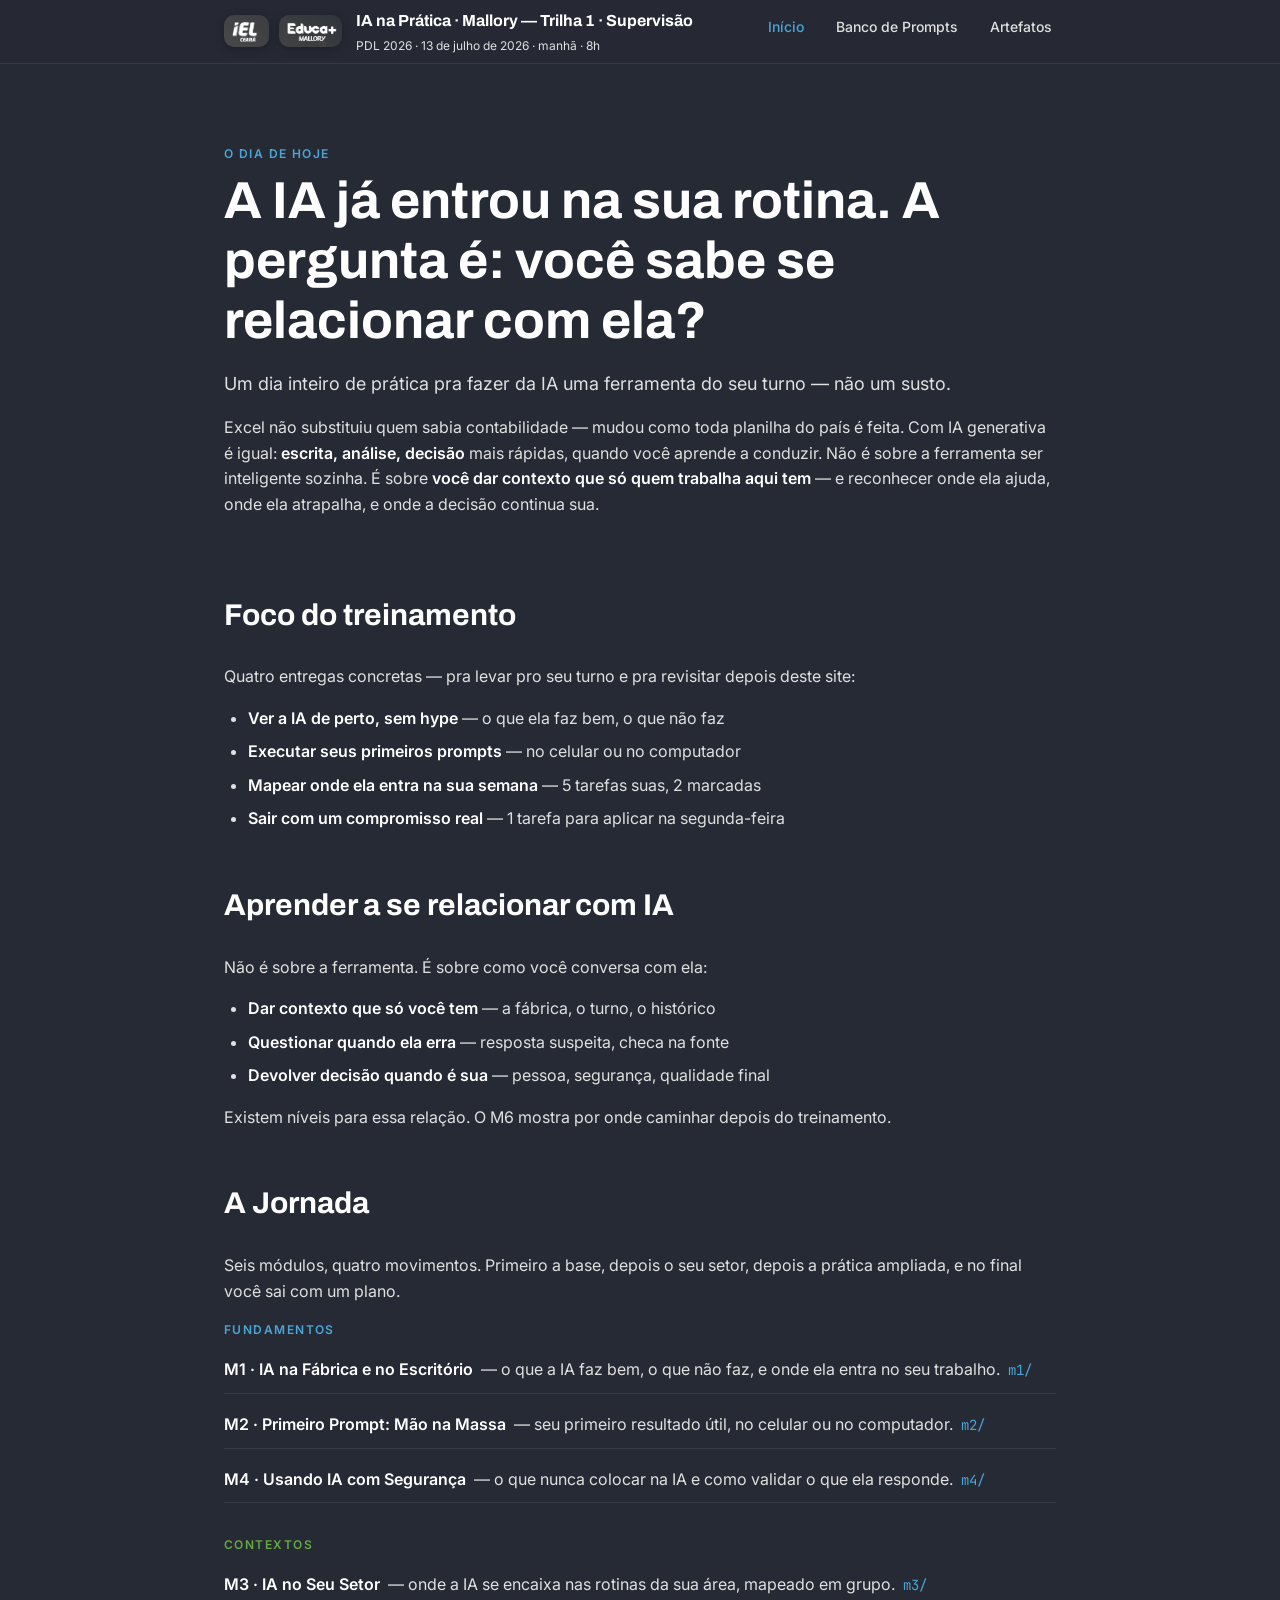
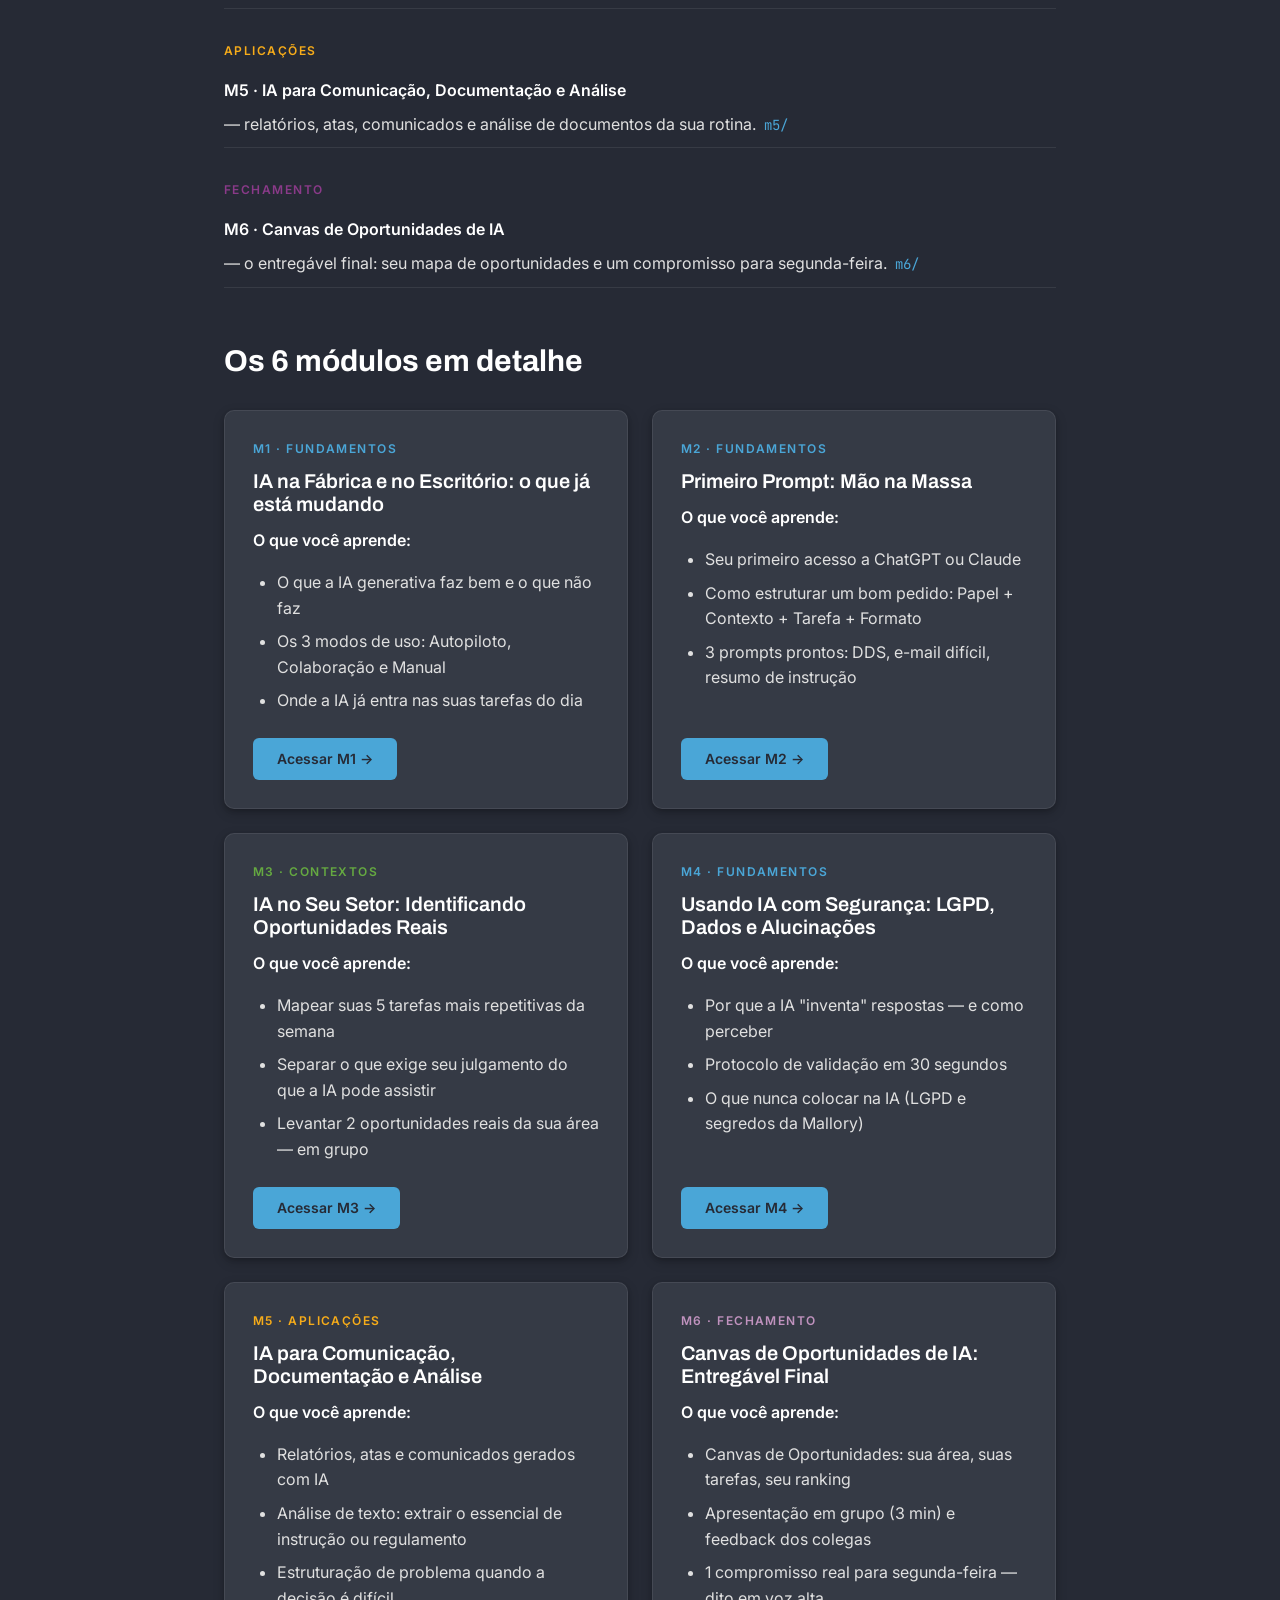
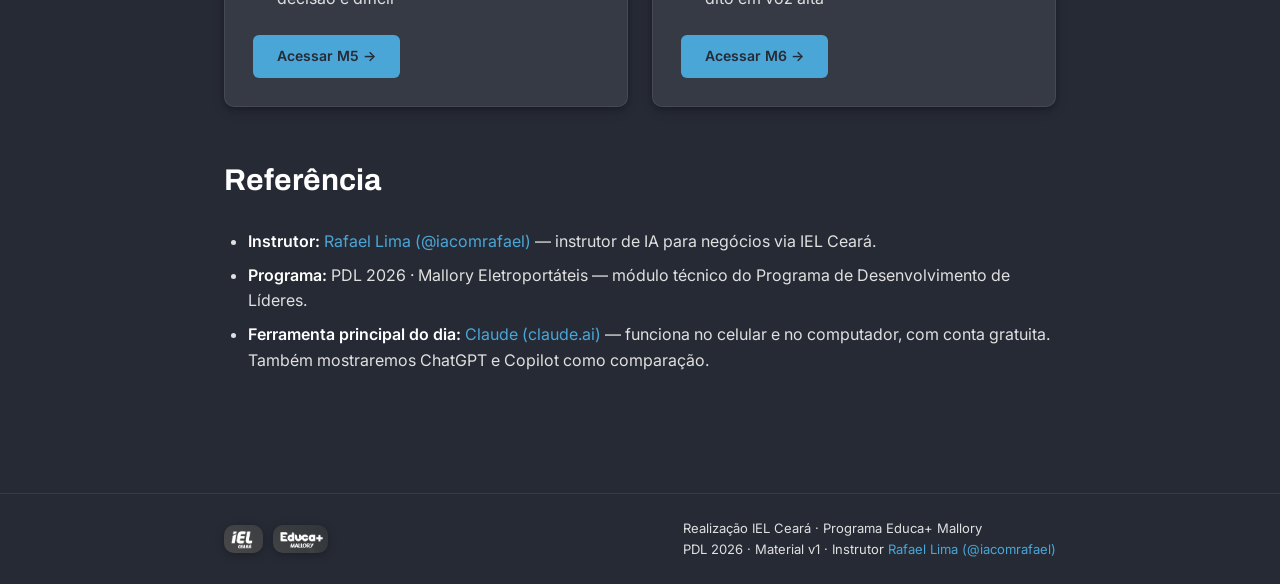
<file: index.html>
<!DOCTYPE html>
<html lang="pt-BR">
<head>
  <meta charset="UTF-8">
  <meta name="viewport" content="width=device-width, initial-scale=1.0">
  <title>IA na Prática · Trilha 1 — Supervisão · Mallory PDL 2026</title>
  <link rel="preconnect" href="https://fonts.googleapis.com">
  <link rel="preconnect" href="https://fonts.gstatic.com" crossorigin>
  <link rel="stylesheet" href="https://fonts.googleapis.com/css2?family=Archivo:wght@600;700&family=Inter:wght@400;500;600&family=JetBrains+Mono:wght@400&display=swap">
  <link rel="stylesheet" href="assets/style.css">
</head>
<body>

<header class="site-header">
  <div class="container">
    <div class="site-brand">
      <div class="site-logos">
        <img src="assets/logos/iel-ceara.png" alt="IEL Ceará">
        <img src="assets/logos/educa-mais-mallory.png" alt="Educa+ Mallory">
      </div>
      <div class="site-brand-text">
        <a href="./">IA na Prática · Mallory — Trilha 1 · Supervisão</a>
        <span class="site-meta">PDL 2026 · 13 de julho de 2026 · manhã · 8h</span>
      </div>
    </div>
    <button class="nav-toggle" aria-expanded="false" aria-controls="site-nav">Menu</button>
    <nav class="site-nav" id="site-nav" aria-label="Navegação principal">
      <ul>
        <li><a href="./" aria-current="page">Início</a></li>
        <li><a href="banco-de-prompts/">Banco de Prompts</a></li>
        <li><a href="artefatos/">Artefatos</a></li>
      </ul>
    </nav>
  </div>
</header>

<main>
  <div class="container">

    <section class="section hero hub-hero">
      <span class="eyebrow">O dia de hoje</span>
      <h1>A IA já entrou na sua rotina. A pergunta é: você sabe se relacionar com ela?</h1>
      <p class="lead">Um dia inteiro de prática pra fazer da IA uma ferramenta do seu turno — não um susto.</p>
      <p>Excel não substituiu quem sabia contabilidade — mudou como toda planilha do país é feita. Com IA generativa é igual: <strong>escrita, análise, decisão</strong> mais rápidas, quando você aprende a conduzir. Não é sobre a ferramenta ser inteligente sozinha. É sobre <strong>você dar contexto que só quem trabalha aqui tem</strong> — e reconhecer onde ela ajuda, onde ela atrapalha, e onde a decisão continua sua.</p>
    </section>

    <section class="section">
      <h2>Foco do treinamento</h2>
      <p>Quatro entregas concretas — pra levar pro seu turno e pra revisitar depois deste site:</p>
      <ul>
        <li><strong>Ver a IA de perto, sem hype</strong> — o que ela faz bem, o que não faz</li>
        <li><strong>Executar seus primeiros prompts</strong> — no celular ou no computador</li>
        <li><strong>Mapear onde ela entra na sua semana</strong> — 5 tarefas suas, 2 marcadas</li>
        <li><strong>Sair com um compromisso real</strong> — 1 tarefa para aplicar na segunda-feira</li>
      </ul>
    </section>

    <section class="section">
      <h2>Aprender a se relacionar com IA</h2>
      <p>Não é sobre a ferramenta. É sobre como você conversa com ela:</p>
      <ul>
        <li><strong>Dar contexto que só você tem</strong> — a fábrica, o turno, o histórico</li>
        <li><strong>Questionar quando ela erra</strong> — resposta suspeita, checa na fonte</li>
        <li><strong>Devolver decisão quando é sua</strong> — pessoa, segurança, qualidade final</li>
      </ul>
      <p>Existem níveis para essa relação. O M6 mostra por onde caminhar depois do treinamento.</p>
    </section>

    <section class="section">
      <h2>A Jornada</h2>
      <p>Seis módulos, quatro movimentos. Primeiro a base, depois o seu setor, depois a prática ampliada, e no final você sai com um plano.</p>

      <div class="jornada-grupo group-fundamentos">
        <span class="eyebrow">Fundamentos</span>
        <ul>
          <li><strong>M1 · IA na Fábrica e no Escritório</strong> — o que a IA faz bem, o que não faz, e onde ela entra no seu trabalho. <a href="m1/"><code>m1/</code></a></li>
          <li><strong>M2 · Primeiro Prompt: Mão na Massa</strong> — seu primeiro resultado útil, no celular ou no computador. <a href="m2/"><code>m2/</code></a></li>
          <li><strong>M4 · Usando IA com Segurança</strong> — o que nunca colocar na IA e como validar o que ela responde. <a href="m4/"><code>m4/</code></a></li>
        </ul>
      </div>

      <div class="jornada-grupo group-contextos">
        <span class="eyebrow">Contextos</span>
        <ul>
          <li><strong>M3 · IA no Seu Setor</strong> — onde a IA se encaixa nas rotinas da sua área, mapeado em grupo. <a href="m3/"><code>m3/</code></a></li>
        </ul>
      </div>

      <div class="jornada-grupo group-aplicacoes">
        <span class="eyebrow">Aplicações</span>
        <ul>
          <li><strong>M5 · IA para Comunicação, Documentação e Análise</strong> — relatórios, atas, comunicados e análise de documentos da sua rotina. <a href="m5/"><code>m5/</code></a></li>
        </ul>
      </div>

      <div class="jornada-grupo group-fechamento">
        <span class="eyebrow">Fechamento</span>
        <ul>
          <li><strong>M6 · Canvas de Oportunidades de IA</strong> — o entregável final: seu mapa de oportunidades e um compromisso para segunda-feira. <a href="m6/"><code>m6/</code></a></li>
        </ul>
      </div>
    </section>

    <section class="section">
      <h2>Os 6 módulos em detalhe</h2>

      <div class="cards-grid">

        <article class="card-modulo group-fundamentos">
          <span class="eyebrow">M1 · Fundamentos</span>
          <h3>IA na Fábrica e no Escritório: o que já está mudando</h3>
          <p class="promessa">O que você aprende:</p>
          <ul>
            <li>O que a IA generativa faz bem e o que não faz</li>
            <li>Os 3 modos de uso: Autopiloto, Colaboração e Manual</li>
            <li>Onde a IA já entra nas suas tarefas do dia</li>
          </ul>
          <a class="btn-primary" href="m1/">Acessar M1 →</a>
        </article>

        <article class="card-modulo group-fundamentos">
          <span class="eyebrow">M2 · Fundamentos</span>
          <h3>Primeiro Prompt: Mão na Massa</h3>
          <p class="promessa">O que você aprende:</p>
          <ul>
            <li>Seu primeiro acesso a ChatGPT ou Claude</li>
            <li>Como estruturar um bom pedido: Papel + Contexto + Tarefa + Formato</li>
            <li>3 prompts prontos: DDS, e-mail difícil, resumo de instrução</li>
          </ul>
          <a class="btn-primary" href="m2/">Acessar M2 →</a>
        </article>

        <article class="card-modulo group-contextos">
          <span class="eyebrow">M3 · Contextos</span>
          <h3>IA no Seu Setor: Identificando Oportunidades Reais</h3>
          <p class="promessa">O que você aprende:</p>
          <ul>
            <li>Mapear suas 5 tarefas mais repetitivas da semana</li>
            <li>Separar o que exige seu julgamento do que a IA pode assistir</li>
            <li>Levantar 2 oportunidades reais da sua área — em grupo</li>
          </ul>
          <a class="btn-primary" href="m3/">Acessar M3 →</a>
        </article>

        <article class="card-modulo group-fundamentos">
          <span class="eyebrow">M4 · Fundamentos</span>
          <h3>Usando IA com Segurança: LGPD, Dados e Alucinações</h3>
          <p class="promessa">O que você aprende:</p>
          <ul>
            <li>Por que a IA "inventa" respostas — e como perceber</li>
            <li>Protocolo de validação em 30 segundos</li>
            <li>O que nunca colocar na IA (LGPD e segredos da Mallory)</li>
          </ul>
          <a class="btn-primary" href="m4/">Acessar M4 →</a>
        </article>

        <article class="card-modulo group-aplicacoes">
          <span class="eyebrow">M5 · Aplicações</span>
          <h3>IA para Comunicação, Documentação e Análise</h3>
          <p class="promessa">O que você aprende:</p>
          <ul>
            <li>Relatórios, atas e comunicados gerados com IA</li>
            <li>Análise de texto: extrair o essencial de instrução ou regulamento</li>
            <li>Estruturação de problema quando a decisão é difícil</li>
          </ul>
          <a class="btn-primary" href="m5/">Acessar M5 →</a>
        </article>

        <article class="card-modulo group-fechamento">
          <span class="eyebrow">M6 · Fechamento</span>
          <h3>Canvas de Oportunidades de IA: Entregável Final</h3>
          <p class="promessa">O que você aprende:</p>
          <ul>
            <li>Canvas de Oportunidades: sua área, suas tarefas, seu ranking</li>
            <li>Apresentação em grupo (3 min) e feedback dos colegas</li>
            <li>1 compromisso real para segunda-feira — dito em voz alta</li>
          </ul>
          <a class="btn-primary" href="m6/">Acessar M6 →</a>
        </article>

      </div>
    </section>

    <section class="section">
      <h2>Referência</h2>
      <ul>
        <li><strong>Instrutor:</strong> <a href="https://www.instagram.com/iacomrafael/" target="_blank" rel="noopener">Rafael Lima (@iacomrafael)</a> — instrutor de IA para negócios via IEL Ceará.</li>
        <li><strong>Programa:</strong> PDL 2026 · Mallory Eletroportáteis — módulo técnico do Programa de Desenvolvimento de Líderes.</li>
        <li><strong>Ferramenta principal do dia:</strong> <a href="https://claude.ai" target="_blank" rel="noopener">Claude (claude.ai)</a> — funciona no celular e no computador, com conta gratuita. Também mostraremos ChatGPT e Copilot como comparação.</li>
      </ul>
    </section>

  </div>
</main>

<footer class="site-footer">
  <div class="container">
    <div class="site-logos">
      <img src="assets/logos/iel-ceara.png" alt="IEL Ceará">
      <img src="assets/logos/educa-mais-mallory.png" alt="Educa+ Mallory">
    </div>
    <div class="footer-meta">
      Realização IEL Ceará · Programa Educa+ Mallory<br>
      PDL 2026 · Material v1 · Instrutor <a href="https://www.instagram.com/iacomrafael/" target="_blank" rel="noopener">Rafael Lima (@iacomrafael)</a>
    </div>
  </div>
</footer>

<script src="assets/script.js" defer></script>
</body>
</html>
</file>
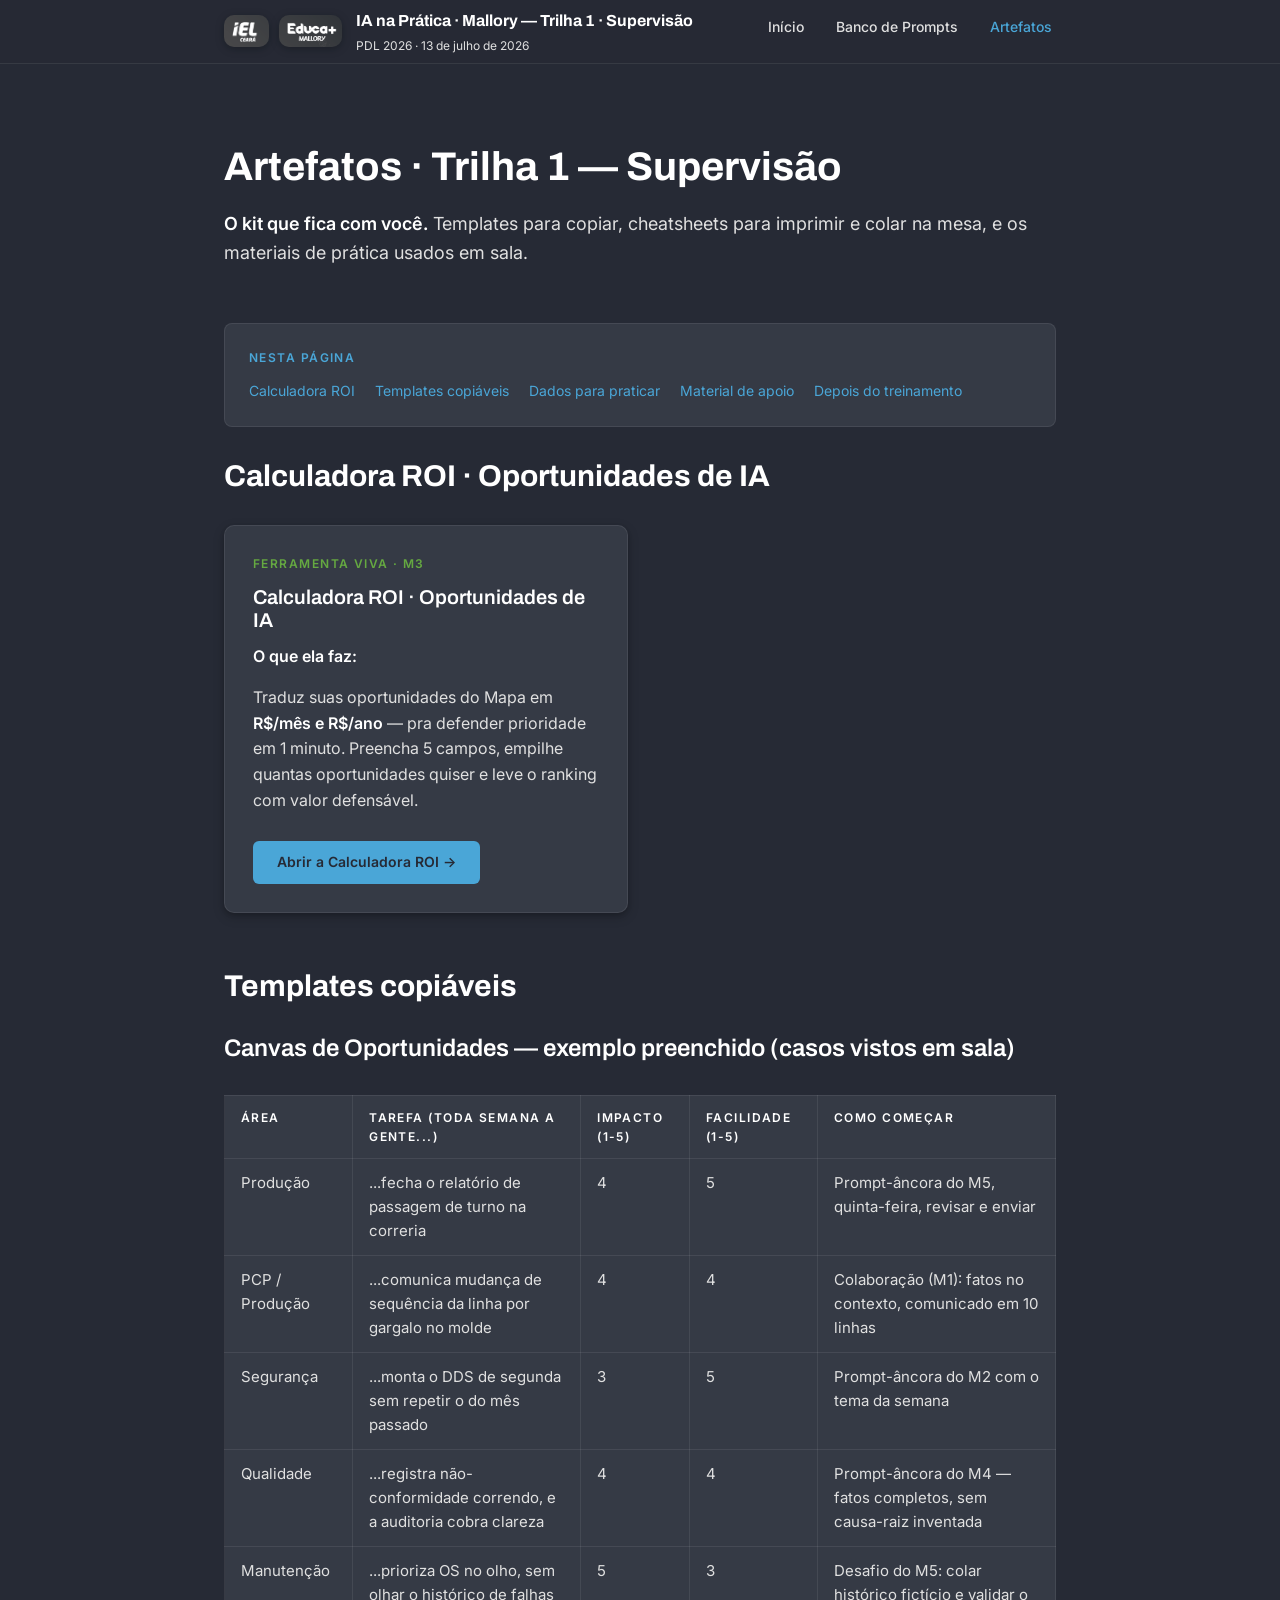
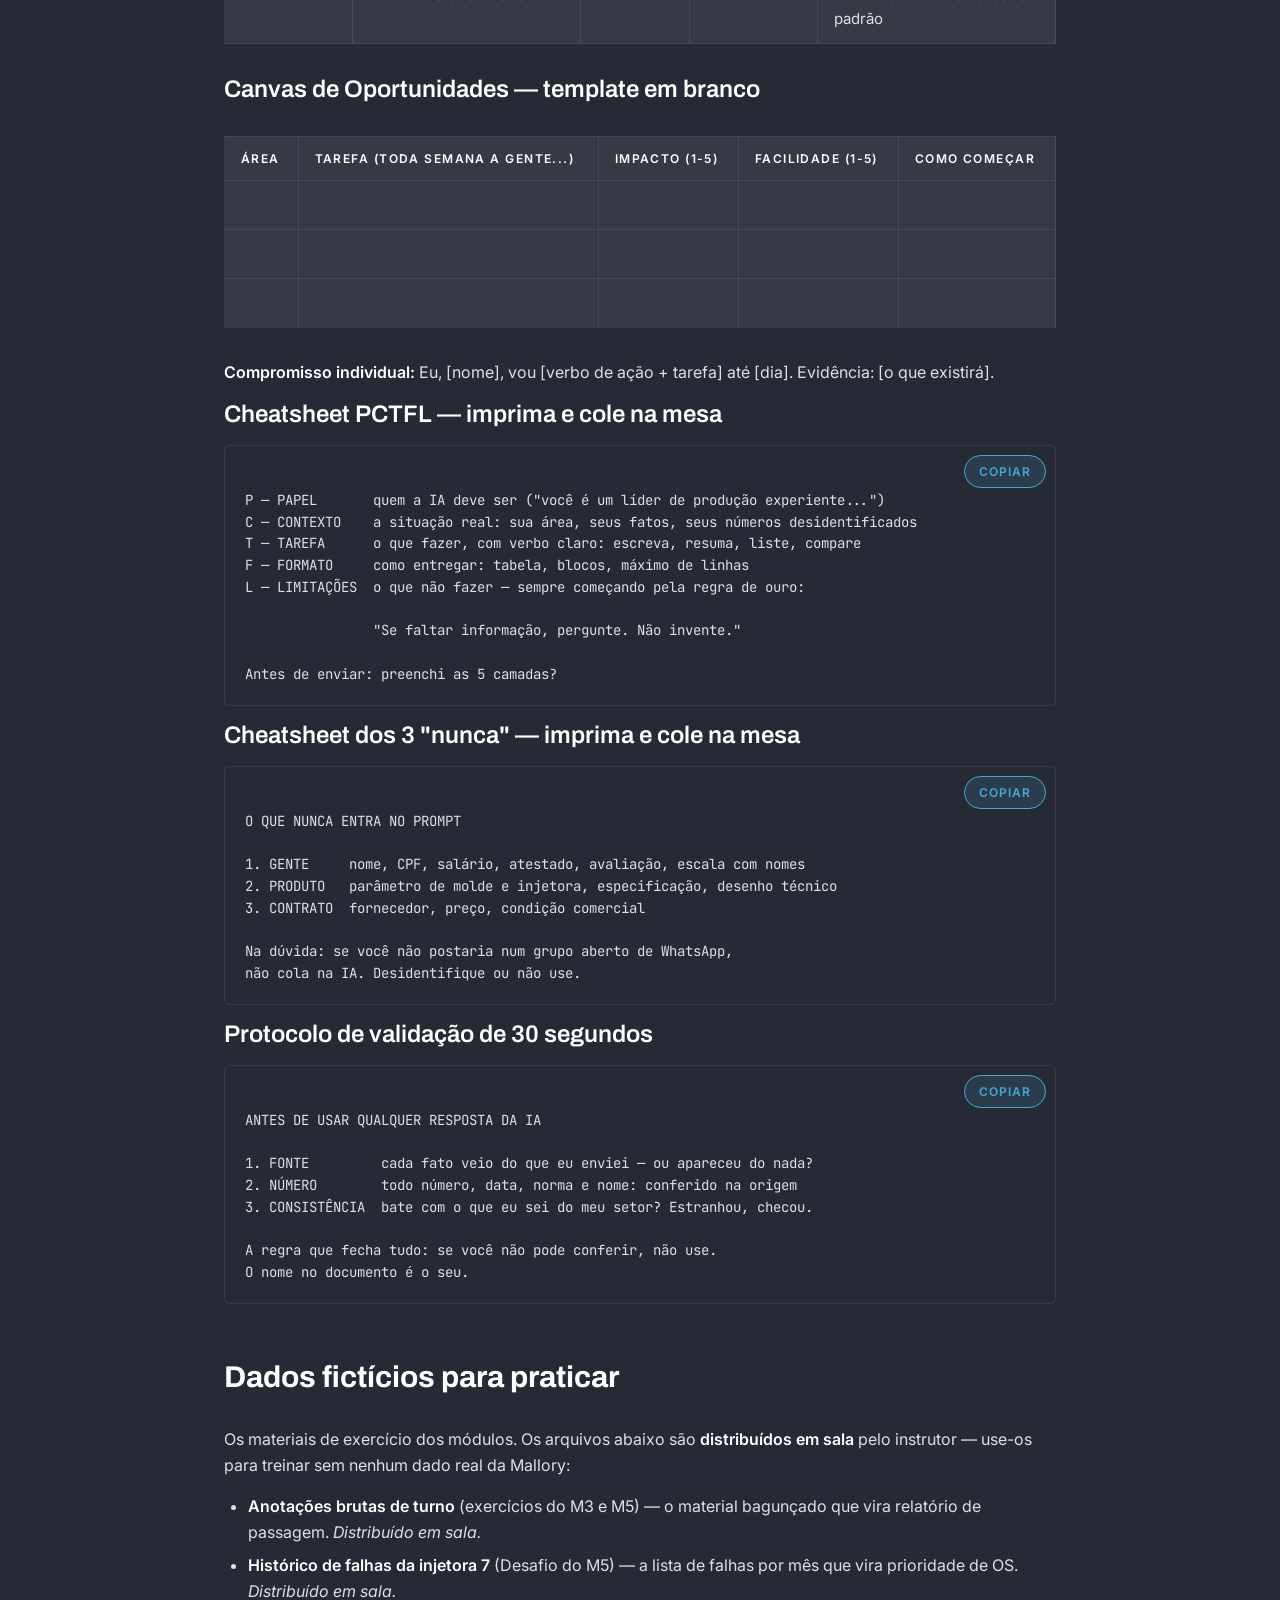
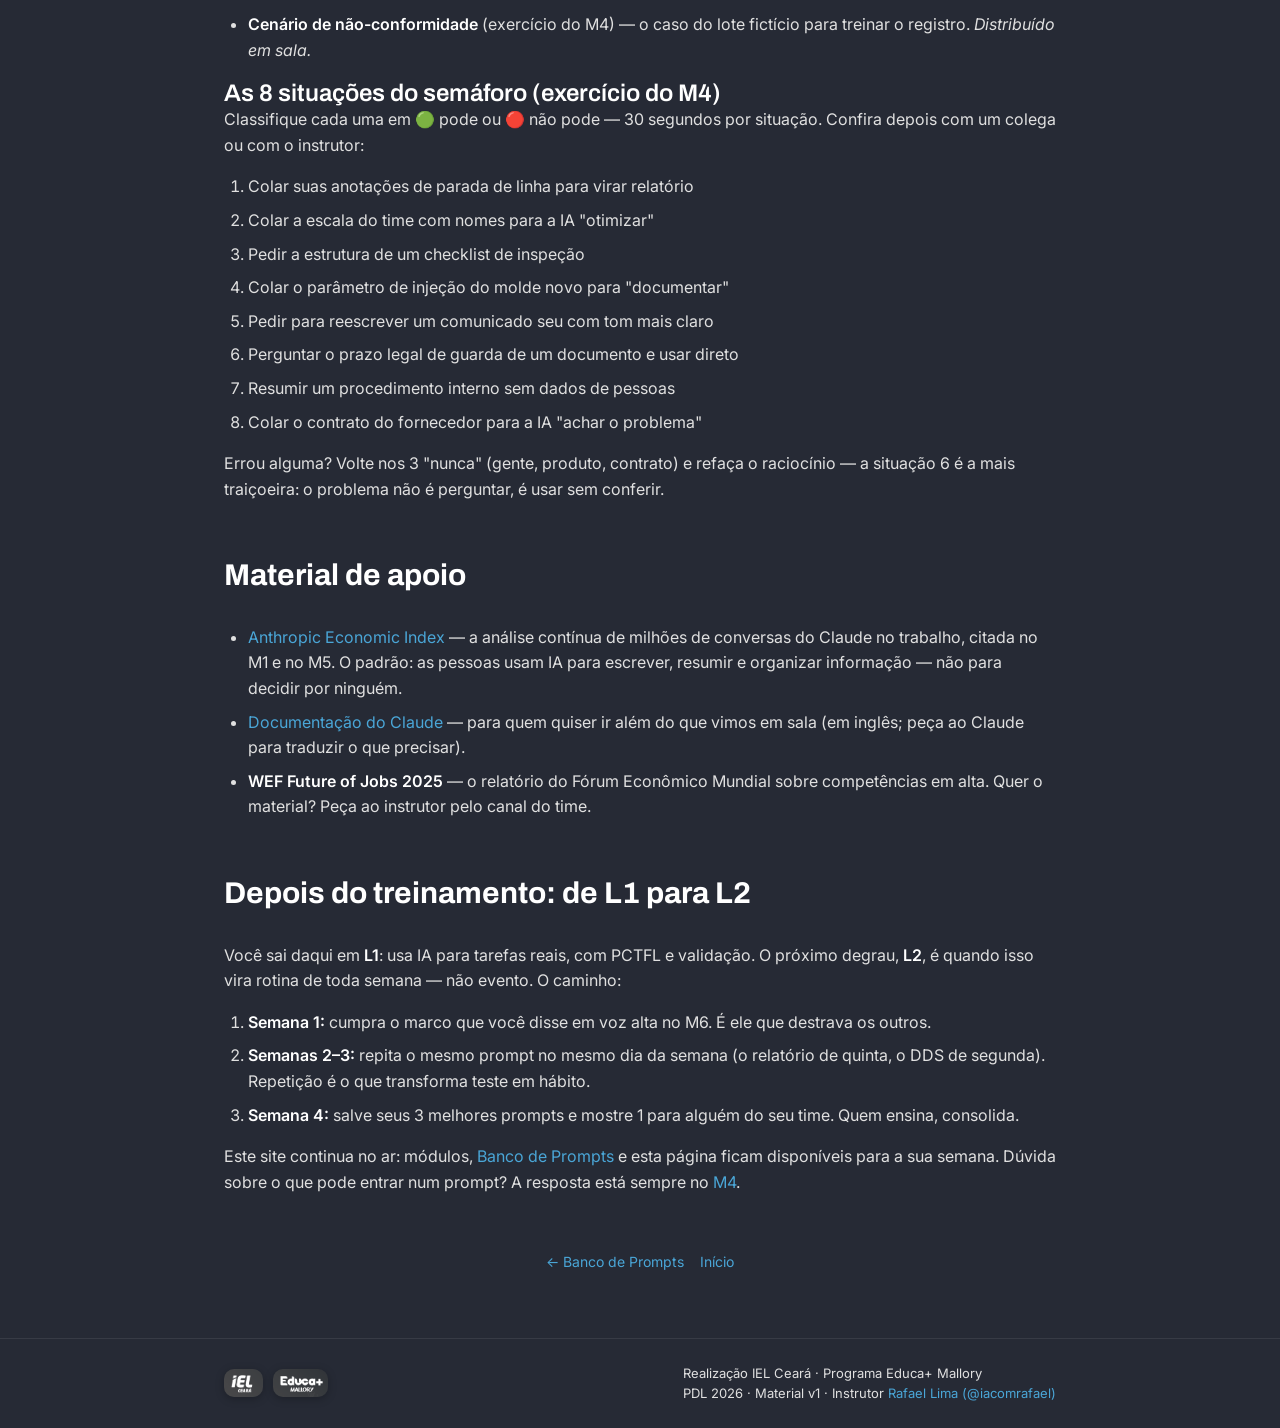
<file: artefatos/index.html>
<!DOCTYPE html>
<html lang="pt-BR">
<head>
  <meta charset="UTF-8">
  <meta name="viewport" content="width=device-width, initial-scale=1.0">
  <title>Artefatos · Trilha 1 — Supervisão · Mallory PDL 2026</title>
  <meta name="description" content="O kit que fica com você: Calculadora ROI, templates copiáveis, cheatsheets para imprimir e os materiais de prática da Trilha 1 — Supervisão.">
  <link rel="preconnect" href="https://fonts.googleapis.com">
  <link rel="preconnect" href="https://fonts.gstatic.com" crossorigin>
  <link rel="stylesheet" href="https://fonts.googleapis.com/css2?family=Archivo:wght@600;700&family=Inter:wght@400;500;600&family=JetBrains+Mono:wght@400&display=swap">
  <link rel="stylesheet" href="../assets/style.css">
</head>
<body>

<header class="site-header">
  <div class="container">
    <div class="site-brand">
      <div class="site-logos">
        <img src="../assets/logos/iel-ceara.png" alt="IEL Ceará">
        <img src="../assets/logos/educa-mais-mallory.png" alt="Educa+ Mallory">
      </div>
      <div class="site-brand-text">
        <a href="../">IA na Prática · Mallory — Trilha 1 · Supervisão</a>
        <span class="site-meta">PDL 2026 · 13 de julho de 2026</span>
      </div>
    </div>
    <button class="nav-toggle" aria-expanded="false" aria-controls="site-nav">Menu</button>
    <nav class="site-nav" id="site-nav" aria-label="Navegação principal">
      <ul>
        <li><a href="../">Início</a></li>
        <li><a href="../banco-de-prompts/">Banco de Prompts</a></li>
        <li><a href="./" aria-current="page">Artefatos</a></li>
      </ul>
    </nav>
  </div>
</header>

<main>
  <div class="container">

    <section class="hero">
      <h1>Artefatos · Trilha 1 — Supervisão</h1>
      <p class="lead"><strong>O kit que fica com você.</strong> Templates para copiar, cheatsheets para imprimir e colar na mesa, e os materiais de prática usados em sala.</p>
    </section>

    <nav class="toc" aria-label="Nesta página">
      <span class="eyebrow">Nesta página</span>
      <ul>
        <li><a href="#calculadora">Calculadora ROI</a></li>
        <li><a href="#templates">Templates copiáveis</a></li>
        <li><a href="#dados">Dados para praticar</a></li>
        <li><a href="#apoio">Material de apoio</a></li>
        <li><a href="#depois">Depois do treinamento</a></li>
      </ul>
    </nav>

    <section class="section" id="calculadora">
      <h2>Calculadora ROI · Oportunidades de IA</h2>
      <div class="cards-grid">
        <article class="card-modulo group-contextos">
          <span class="eyebrow">Ferramenta viva · M3</span>
          <h3>Calculadora ROI · Oportunidades de IA</h3>
          <p class="promessa">O que ela faz:</p>
          <p>Traduz suas oportunidades do Mapa em <strong>R$/mês e R$/ano</strong> — pra defender prioridade em 1 minuto. Preencha 5 campos, empilhe quantas oportunidades quiser e leve o ranking com valor defensável.</p>
          <a class="btn-primary" href="calculadora-roi.html">Abrir a Calculadora ROI →</a>
        </article>
      </div>
    </section>

    <section class="section" id="templates">
      <h2>Templates copiáveis</h2>

      <h3>Canvas de Oportunidades — exemplo preenchido (casos vistos em sala)</h3>
      <div class="table-wrap">
        <table class="table-default">
          <thead>
            <tr><th>Área</th><th>Tarefa (toda semana a gente...)</th><th>Impacto (1-5)</th><th>Facilidade (1-5)</th><th>Como começar</th></tr>
          </thead>
          <tbody>
            <tr><td>Produção</td><td>...fecha o relatório de passagem de turno na correria</td><td>4</td><td>5</td><td>Prompt-âncora do M5, quinta-feira, revisar e enviar</td></tr>
            <tr><td>PCP / Produção</td><td>...comunica mudança de sequência da linha por gargalo no molde</td><td>4</td><td>4</td><td>Colaboração (M1): fatos no contexto, comunicado em 10 linhas</td></tr>
            <tr><td>Segurança</td><td>...monta o DDS de segunda sem repetir o do mês passado</td><td>3</td><td>5</td><td>Prompt-âncora do M2 com o tema da semana</td></tr>
            <tr><td>Qualidade</td><td>...registra não-conformidade correndo, e a auditoria cobra clareza</td><td>4</td><td>4</td><td>Prompt-âncora do M4 — fatos completos, sem causa-raiz inventada</td></tr>
            <tr><td>Manutenção</td><td>...prioriza OS no olho, sem olhar o histórico de falhas</td><td>5</td><td>3</td><td>Desafio do M5: colar histórico fictício e validar o padrão</td></tr>
          </tbody>
        </table>
      </div>

      <h3>Canvas de Oportunidades — template em branco</h3>
      <div class="table-wrap">
        <table class="table-default">
          <thead>
            <tr><th>Área</th><th>Tarefa (toda semana a gente...)</th><th>Impacto (1-5)</th><th>Facilidade (1-5)</th><th>Como começar</th></tr>
          </thead>
          <tbody>
            <tr><td>&nbsp;</td><td></td><td></td><td></td><td></td></tr>
            <tr><td>&nbsp;</td><td></td><td></td><td></td><td></td></tr>
            <tr><td>&nbsp;</td><td></td><td></td><td></td><td></td></tr>
          </tbody>
        </table>
      </div>
      <p><strong>Compromisso individual:</strong> Eu, [nome], vou [verbo de ação + tarefa] até [dia]. Evidência: [o que existirá].</p>

      <h3>Cheatsheet PCTFL — imprima e cole na mesa</h3>
      <div class="prompt-box">
        <button class="btn-copy" type="button" aria-label="Copiar cheatsheet">Copiar</button>
        <pre><code>P — PAPEL       quem a IA deve ser ("você é um líder de produção experiente...")
C — CONTEXTO    a situação real: sua área, seus fatos, seus números desidentificados
T — TAREFA      o que fazer, com verbo claro: escreva, resuma, liste, compare
F — FORMATO     como entregar: tabela, blocos, máximo de linhas
L — LIMITAÇÕES  o que não fazer — sempre começando pela regra de ouro:

                "Se faltar informação, pergunte. Não invente."

Antes de enviar: preenchi as 5 camadas?</code></pre>
      </div>

      <h3>Cheatsheet dos 3 "nunca" — imprima e cole na mesa</h3>
      <div class="prompt-box">
        <button class="btn-copy" type="button" aria-label="Copiar cheatsheet dos 3 nunca">Copiar</button>
        <pre><code>O QUE NUNCA ENTRA NO PROMPT

1. GENTE     nome, CPF, salário, atestado, avaliação, escala com nomes
2. PRODUTO   parâmetro de molde e injetora, especificação, desenho técnico
3. CONTRATO  fornecedor, preço, condição comercial

Na dúvida: se você não postaria num grupo aberto de WhatsApp,
não cola na IA. Desidentifique ou não use.</code></pre>
      </div>

      <h3>Protocolo de validação de 30 segundos</h3>
      <div class="prompt-box">
        <button class="btn-copy" type="button" aria-label="Copiar protocolo de validação">Copiar</button>
        <pre><code>ANTES DE USAR QUALQUER RESPOSTA DA IA

1. FONTE         cada fato veio do que eu enviei — ou apareceu do nada?
2. NÚMERO        todo número, data, norma e nome: conferido na origem
3. CONSISTÊNCIA  bate com o que eu sei do meu setor? Estranhou, checou.

A regra que fecha tudo: se você não pode conferir, não use.
O nome no documento é o seu.</code></pre>
      </div>
    </section>

    <section class="section" id="dados">
      <h2>Dados fictícios para praticar</h2>
      <p>Os materiais de exercício dos módulos. Os arquivos abaixo são <strong>distribuídos em sala</strong> pelo instrutor — use-os para treinar sem nenhum dado real da Mallory:</p>
      <ul>
        <li><strong>Anotações brutas de turno</strong> (exercícios do M3 e M5) — o material bagunçado que vira relatório de passagem. <em>Distribuído em sala.</em></li>
        <li><strong>Histórico de falhas da injetora 7</strong> (Desafio do M5) — a lista de falhas por mês que vira prioridade de OS. <em>Distribuído em sala.</em></li>
        <li><strong>Cenário de não-conformidade</strong> (exercício do M4) — o caso do lote fictício para treinar o registro. <em>Distribuído em sala.</em></li>
      </ul>

      <h3>As 8 situações do semáforo (exercício do M4)</h3>
      <p>Classifique cada uma em 🟢 pode ou 🔴 não pode — 30 segundos por situação. Confira depois com um colega ou com o instrutor:</p>
      <ol>
        <li>Colar suas anotações de parada de linha para virar relatório</li>
        <li>Colar a escala do time com nomes para a IA "otimizar"</li>
        <li>Pedir a estrutura de um checklist de inspeção</li>
        <li>Colar o parâmetro de injeção do molde novo para "documentar"</li>
        <li>Pedir para reescrever um comunicado seu com tom mais claro</li>
        <li>Perguntar o prazo legal de guarda de um documento e usar direto</li>
        <li>Resumir um procedimento interno sem dados de pessoas</li>
        <li>Colar o contrato do fornecedor para a IA "achar o problema"</li>
      </ol>
      <p>Errou alguma? Volte nos 3 "nunca" (gente, produto, contrato) e refaça o raciocínio — a situação 6 é a mais traiçoeira: o problema não é perguntar, é usar sem conferir.</p>
    </section>

    <section class="section" id="apoio">
      <h2>Material de apoio</h2>
      <ul>
        <li><a href="https://www.anthropic.com/research" target="_blank" rel="noopener">Anthropic Economic Index</a> — a análise contínua de milhões de conversas do Claude no trabalho, citada no M1 e no M5. O padrão: as pessoas usam IA para escrever, resumir e organizar informação — não para decidir por ninguém.</li>
        <li><a href="https://docs.anthropic.com" target="_blank" rel="noopener">Documentação do Claude</a> — para quem quiser ir além do que vimos em sala (em inglês; peça ao Claude para traduzir o que precisar).</li>
        <li><strong>WEF Future of Jobs 2025</strong> — o relatório do Fórum Econômico Mundial sobre competências em alta. Quer o material? Peça ao instrutor pelo canal do time.</li>
      </ul>
    </section>

    <section class="section" id="depois">
      <h2>Depois do treinamento: de L1 para L2</h2>
      <p>Você sai daqui em <strong>L1</strong>: usa IA para tarefas reais, com PCTFL e validação. O próximo degrau, <strong>L2</strong>, é quando isso vira rotina de toda semana — não evento. O caminho:</p>
      <ol>
        <li><strong>Semana 1:</strong> cumpra o marco que você disse em voz alta no M6. É ele que destrava os outros.</li>
        <li><strong>Semanas 2–3:</strong> repita o mesmo prompt no mesmo dia da semana (o relatório de quinta, o DDS de segunda). Repetição é o que transforma teste em hábito.</li>
        <li><strong>Semana 4:</strong> salve seus 3 melhores prompts e mostre 1 para alguém do seu time. Quem ensina, consolida.</li>
      </ol>
      <p>Este site continua no ar: módulos, <a href="../banco-de-prompts/">Banco de Prompts</a> e esta página ficam disponíveis para a sua semana. Dúvida sobre o que pode entrar num prompt? A resposta está sempre no <a href="../m4/">M4</a>.</p>
    </section>

    <div class="module-nav-secondary">
      <a href="../banco-de-prompts/">← Banco de Prompts</a>
      <a href="../">Início</a>
    </div>

  </div>
</main>

<footer class="site-footer">
  <div class="container">
    <div class="site-logos">
      <img src="../assets/logos/iel-ceara.png" alt="IEL Ceará">
      <img src="../assets/logos/educa-mais-mallory.png" alt="Educa+ Mallory">
    </div>
    <div class="footer-meta">
      Realização IEL Ceará · Programa Educa+ Mallory<br>
      PDL 2026 · Material v1 · Instrutor <a href="https://www.instagram.com/iacomrafael/" target="_blank" rel="noopener">Rafael Lima (@iacomrafael)</a>
    </div>
  </div>
</footer>

<script src="../assets/script.js" defer></script>
</body>
</html>
</file>
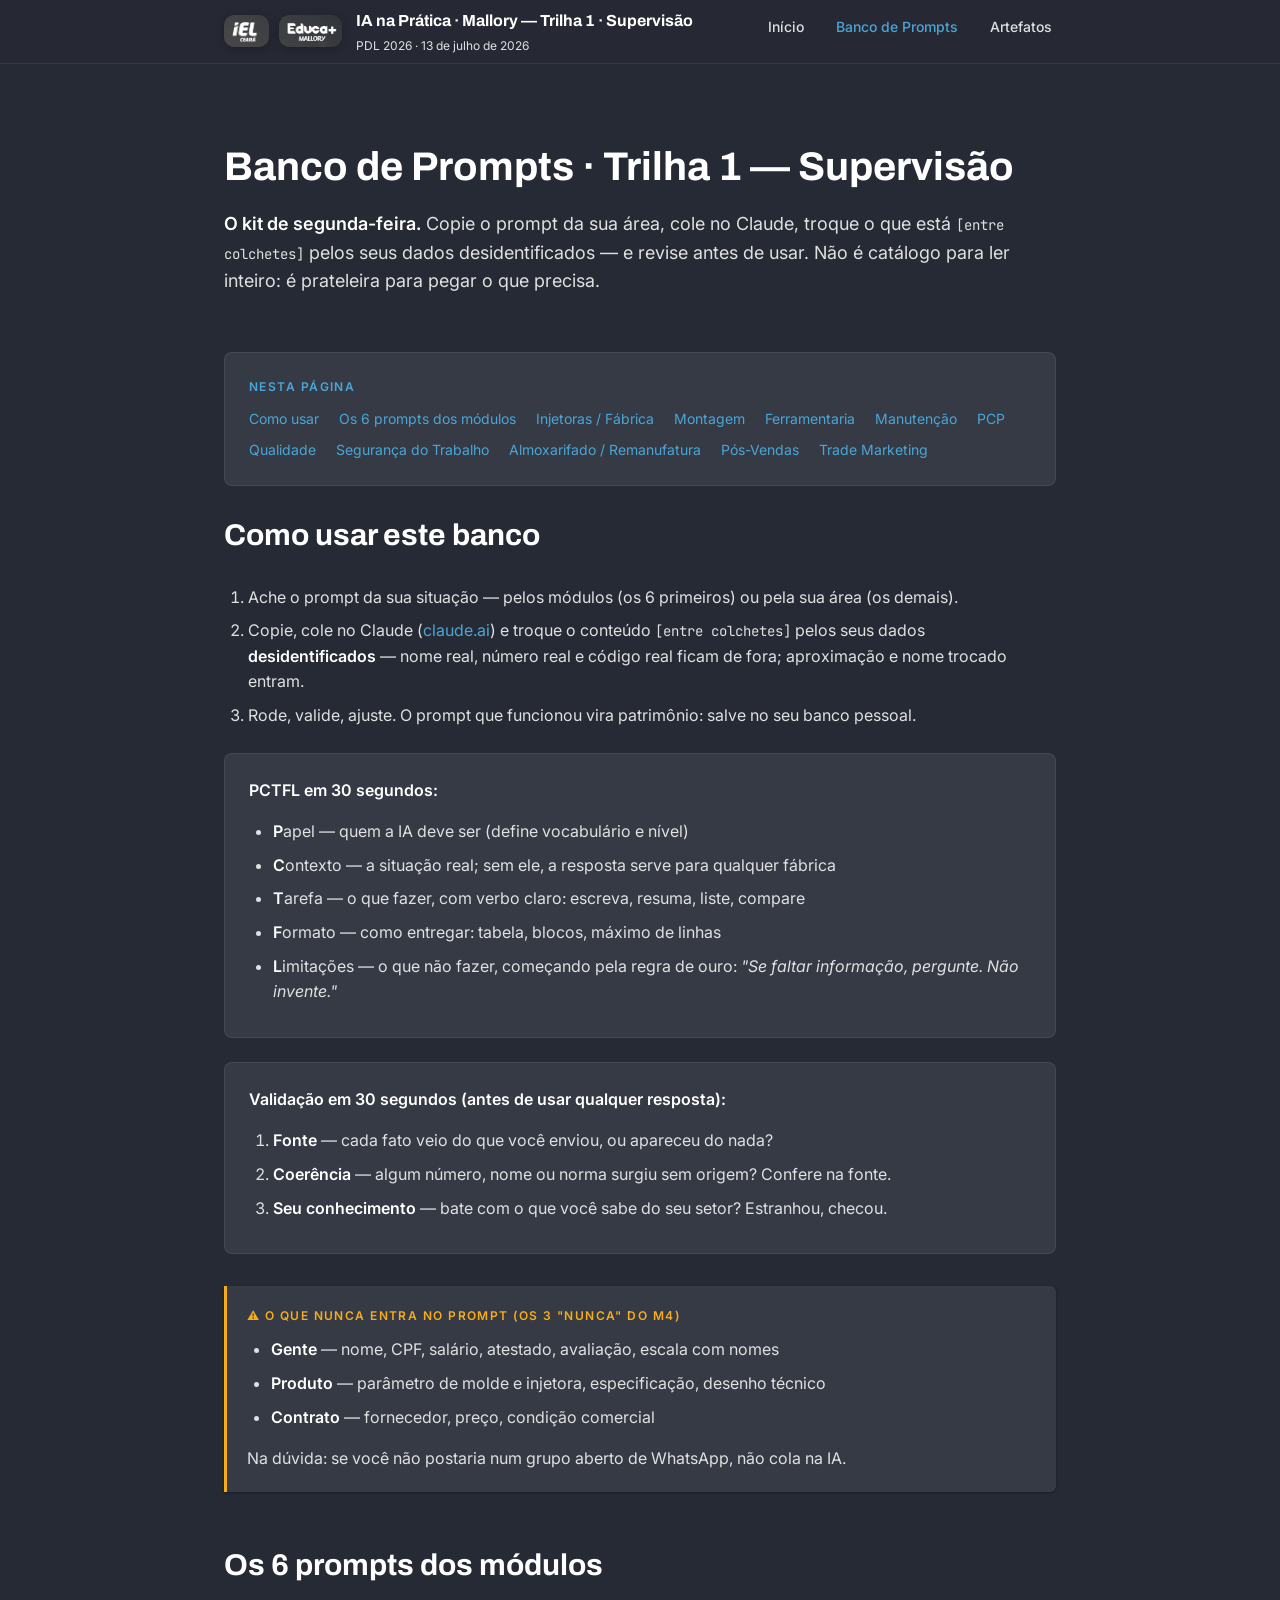
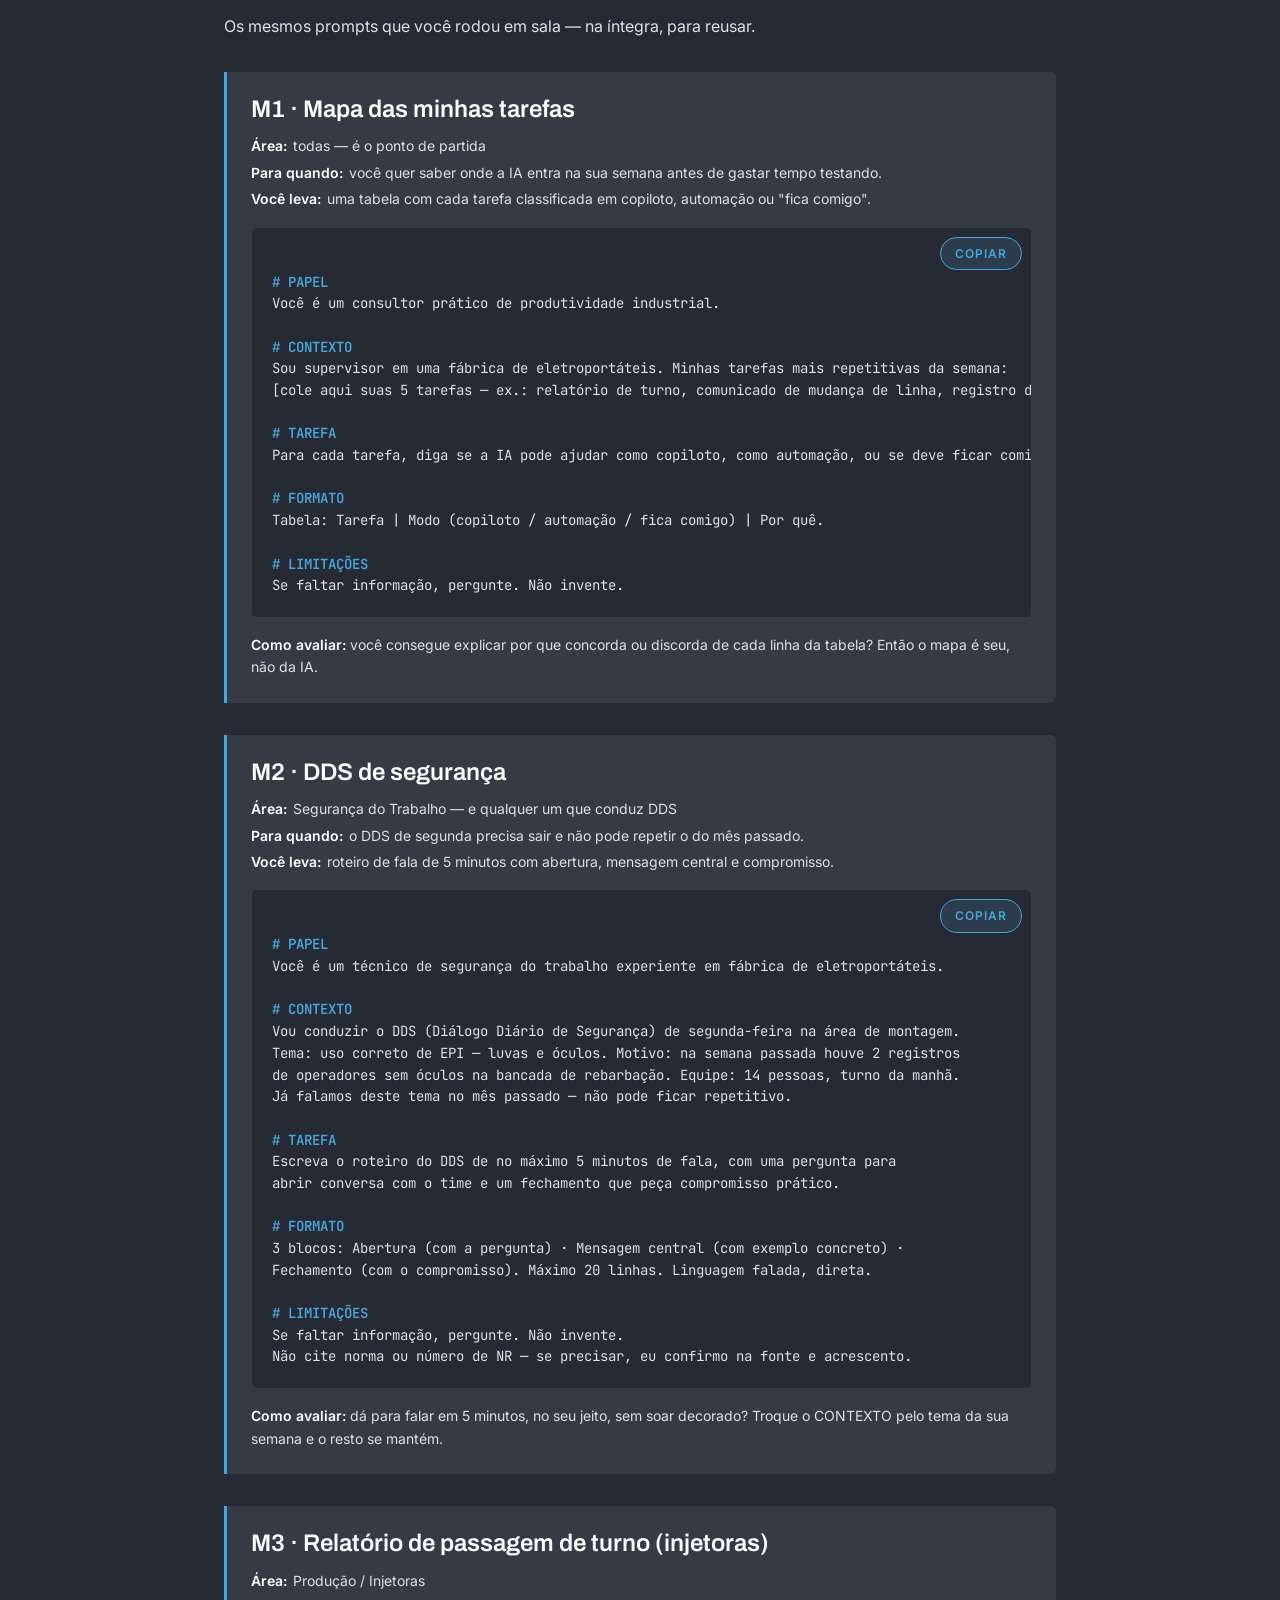
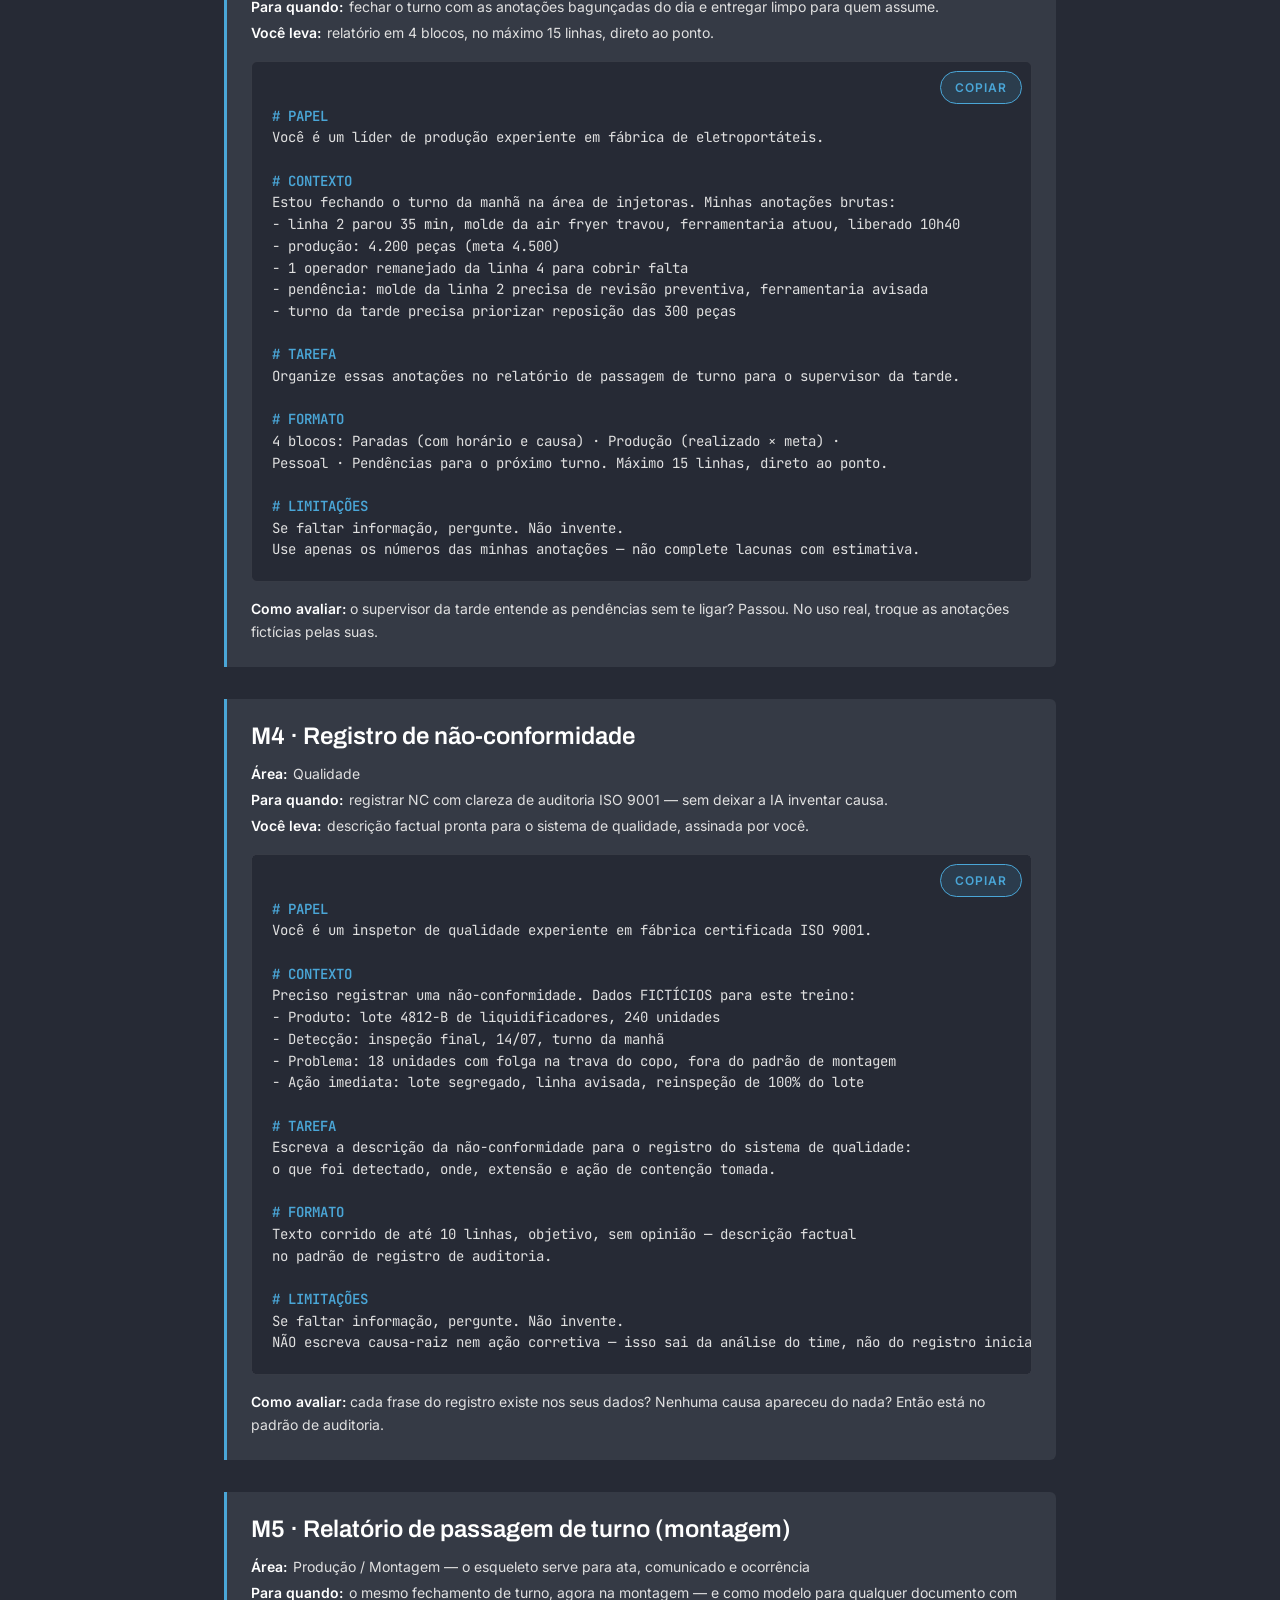
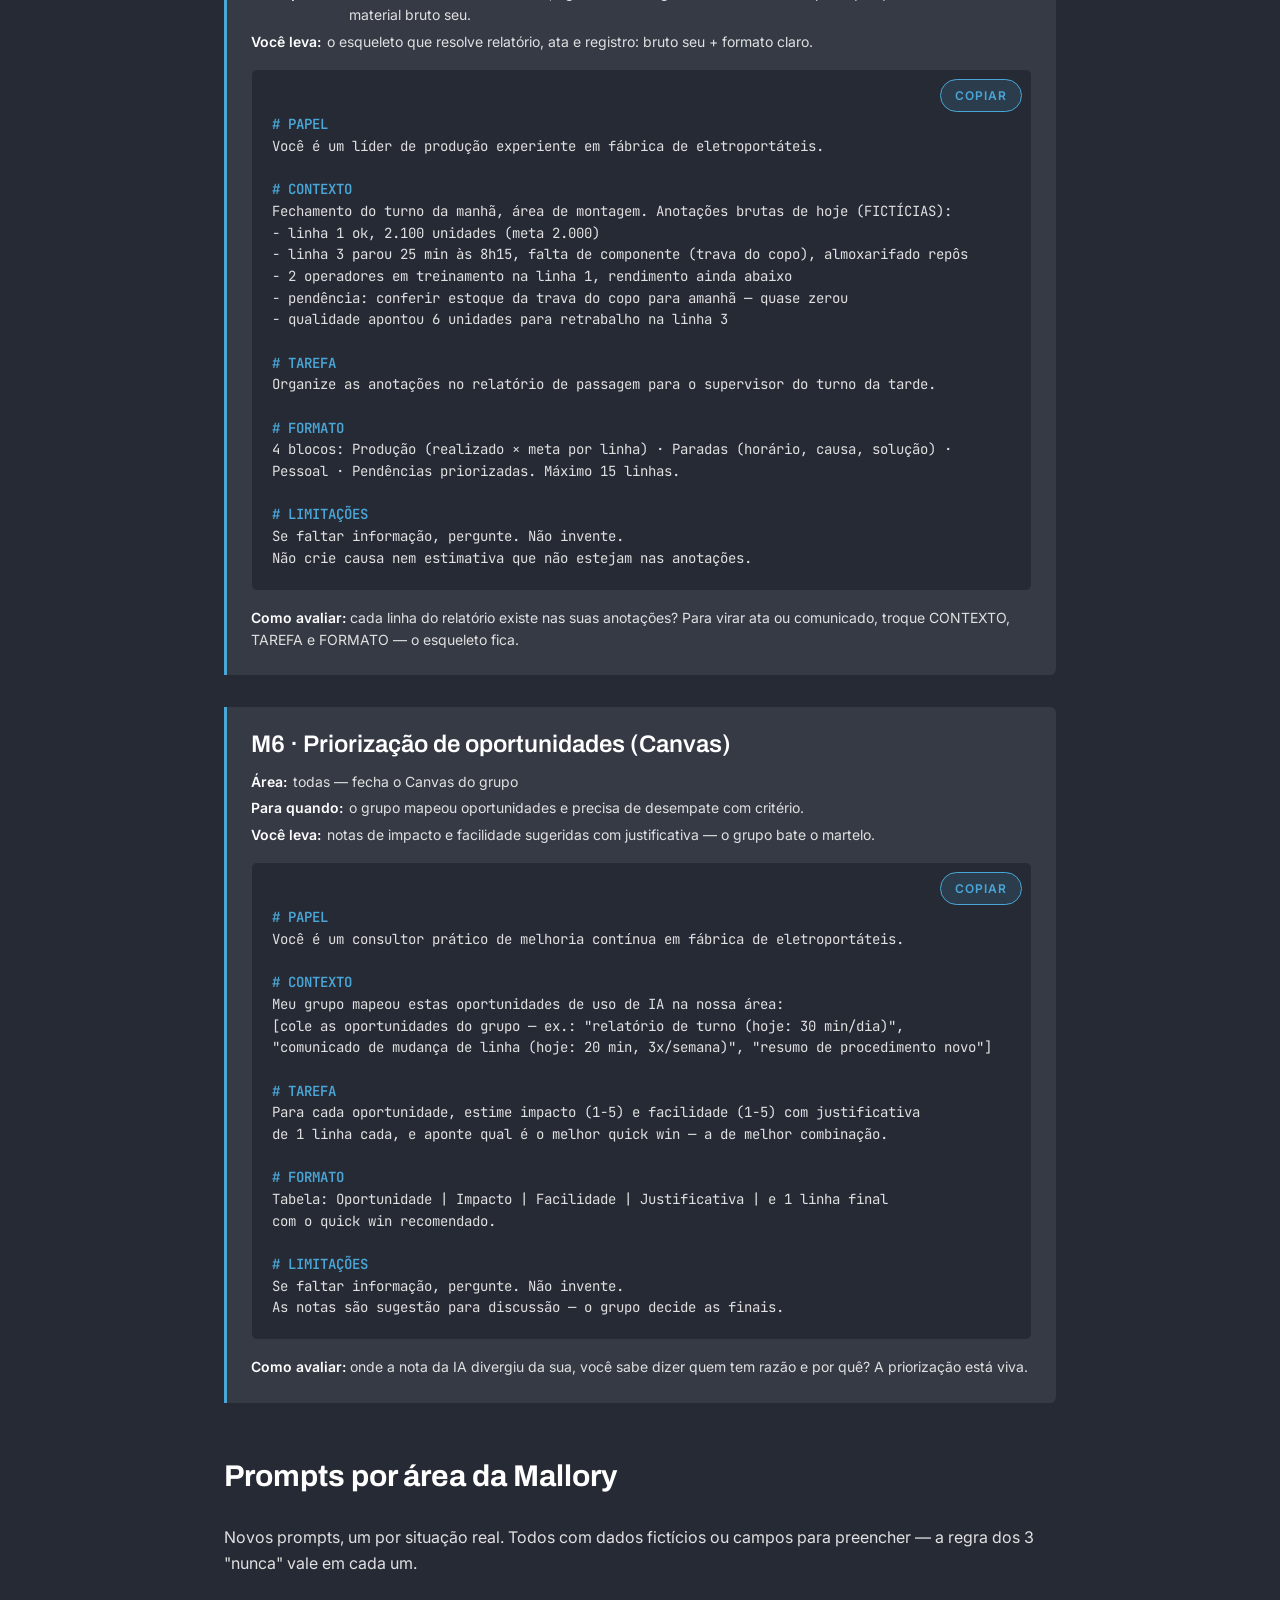
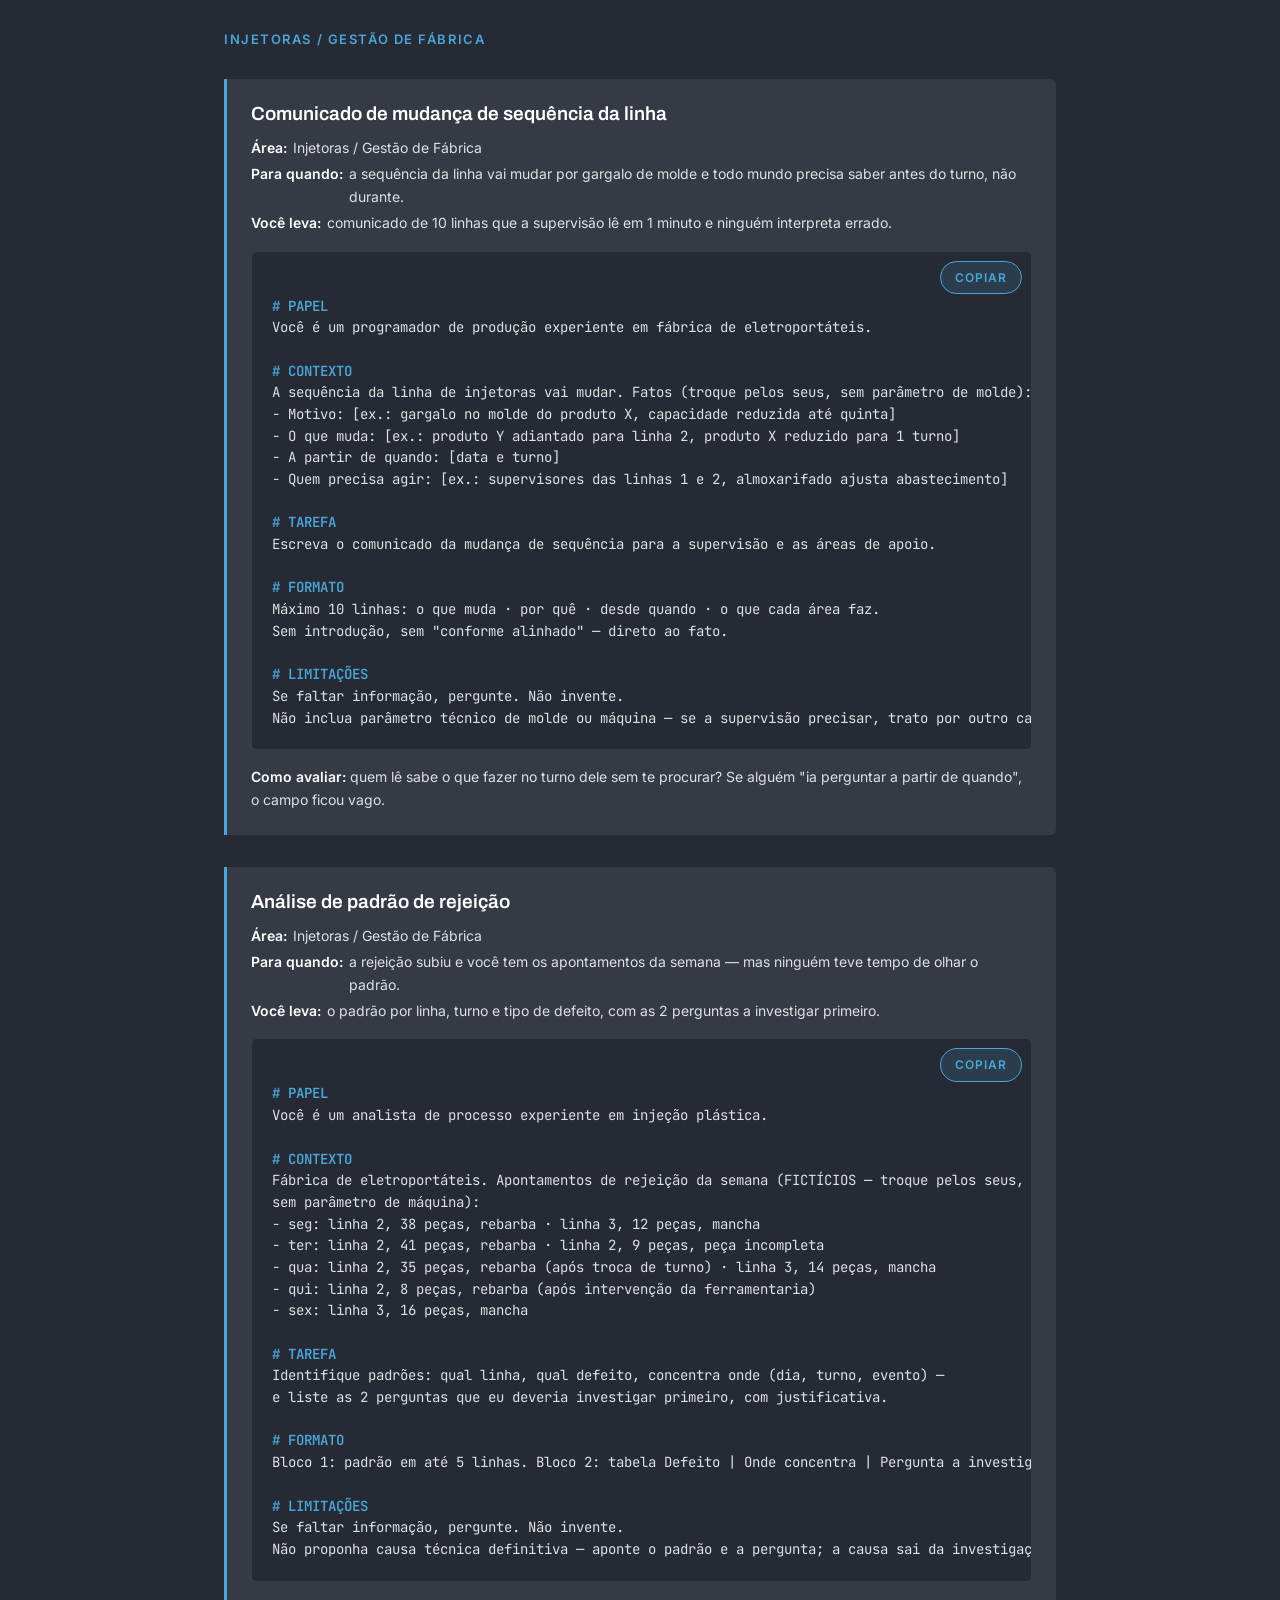
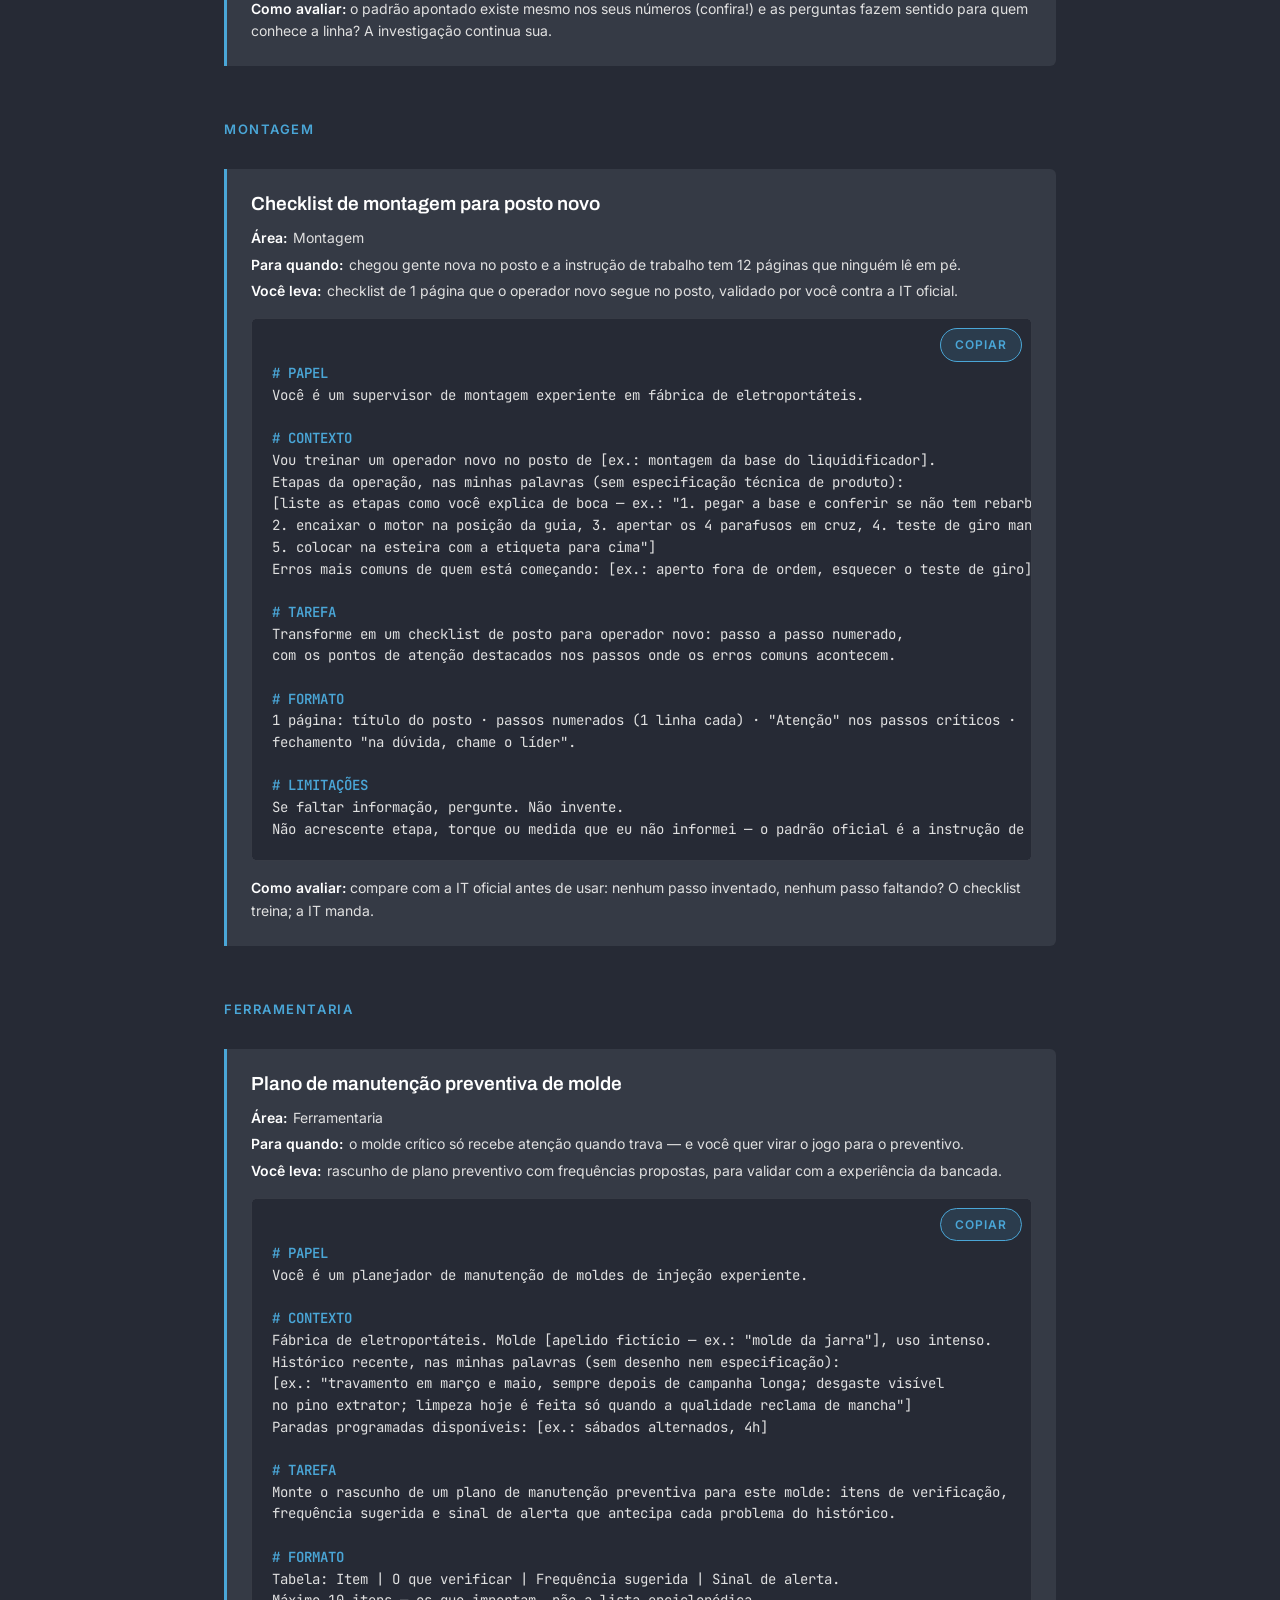
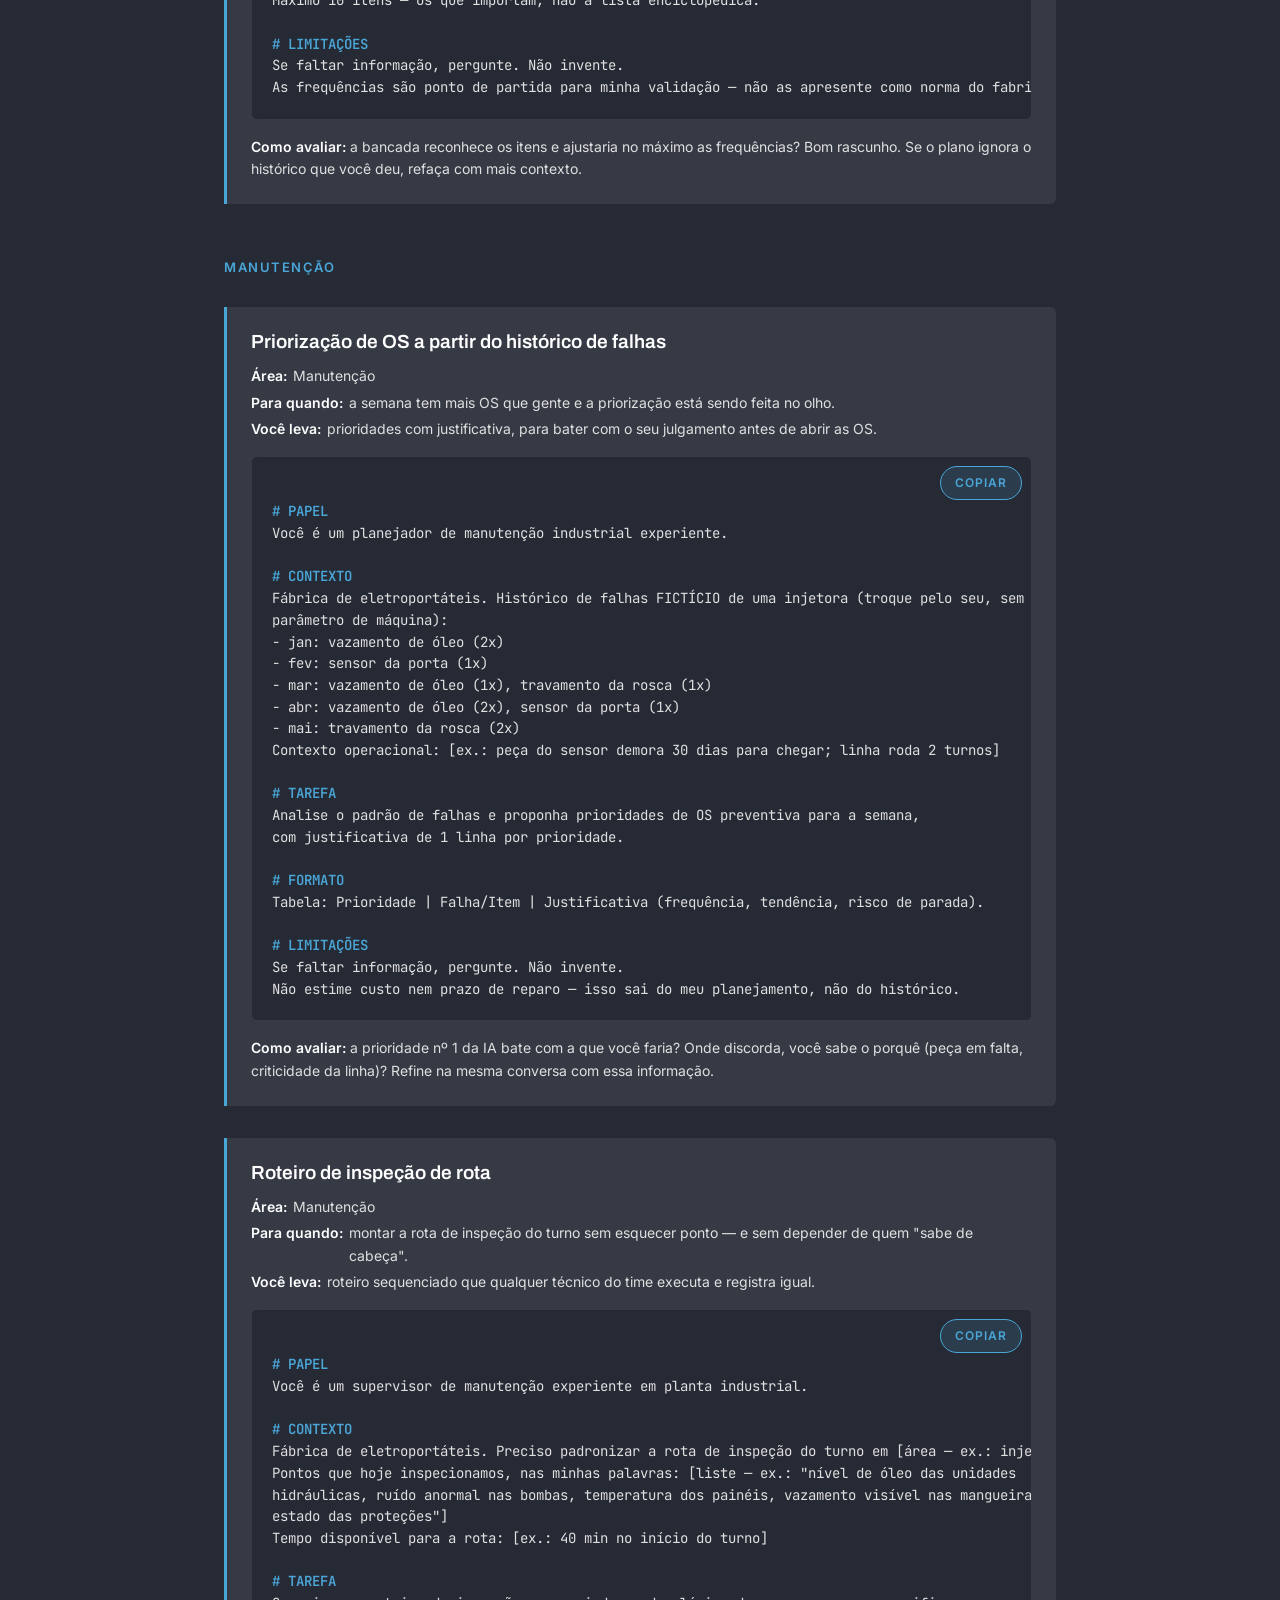
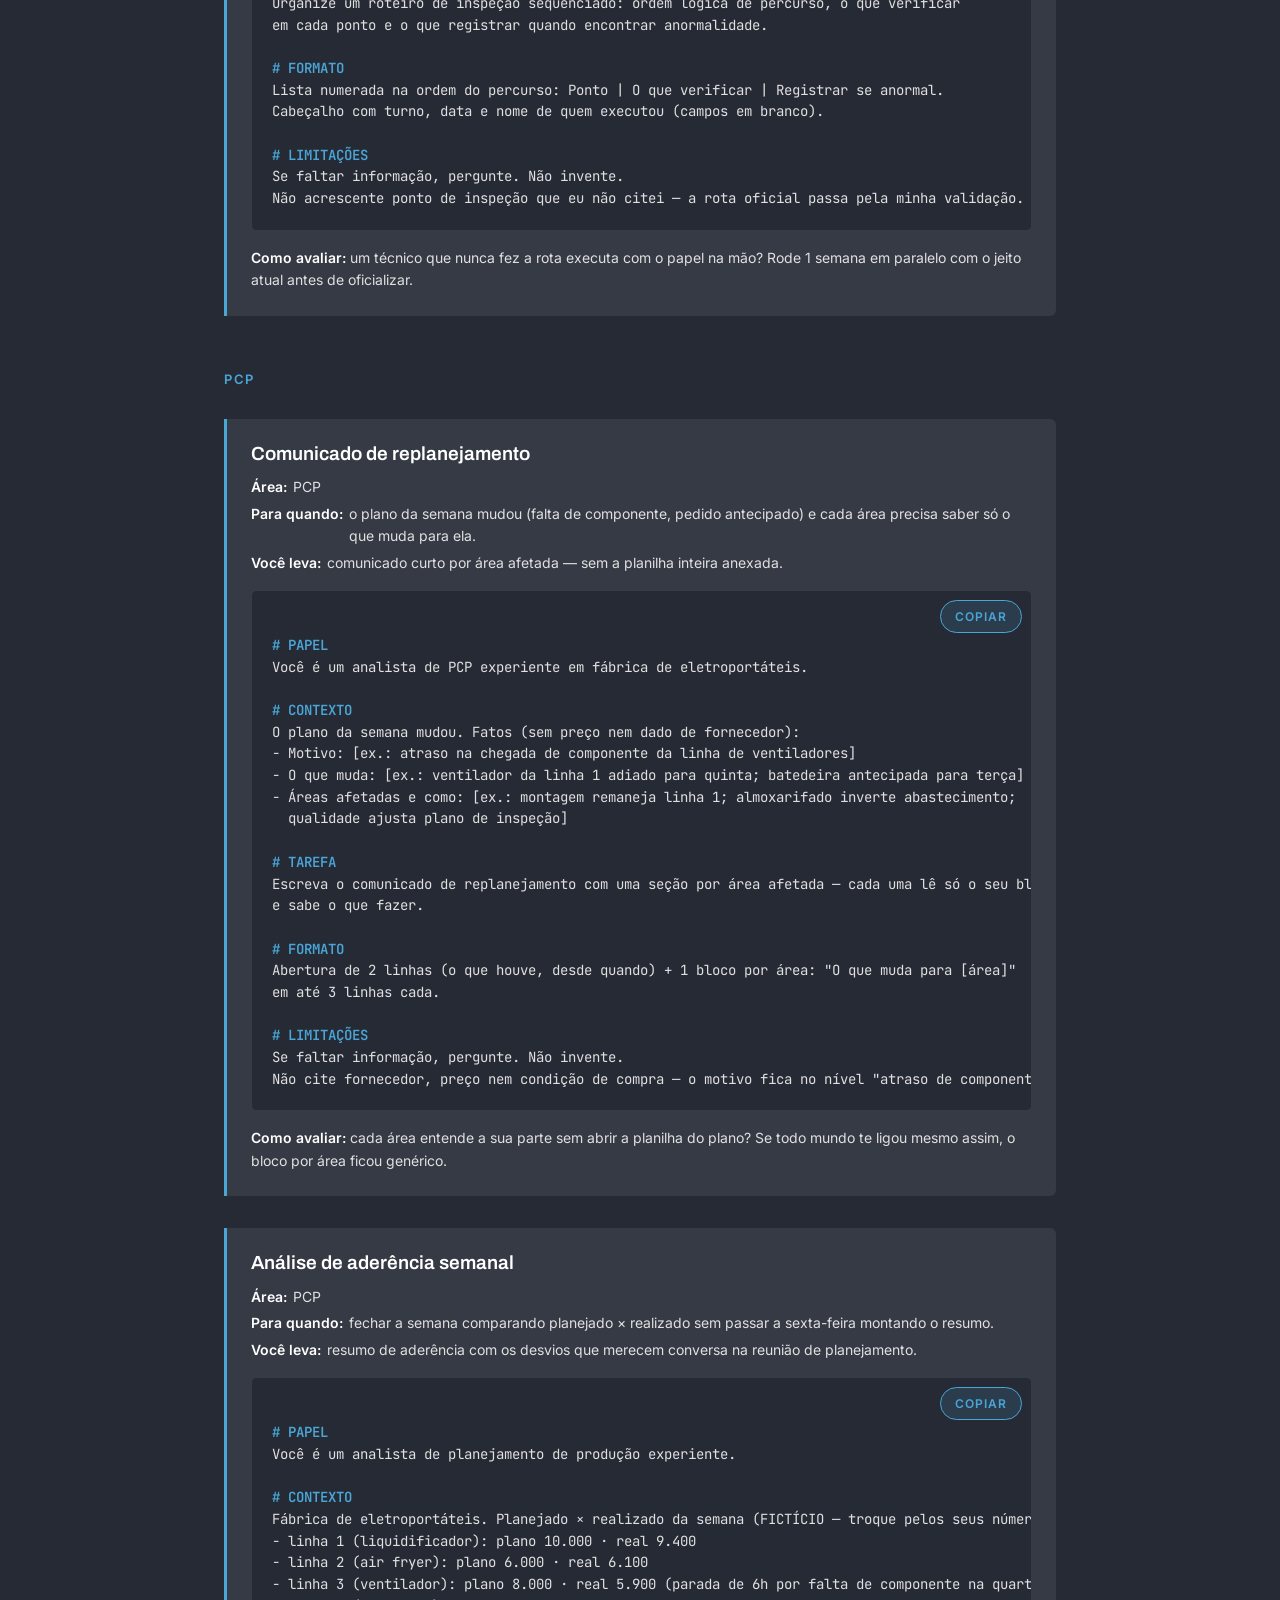
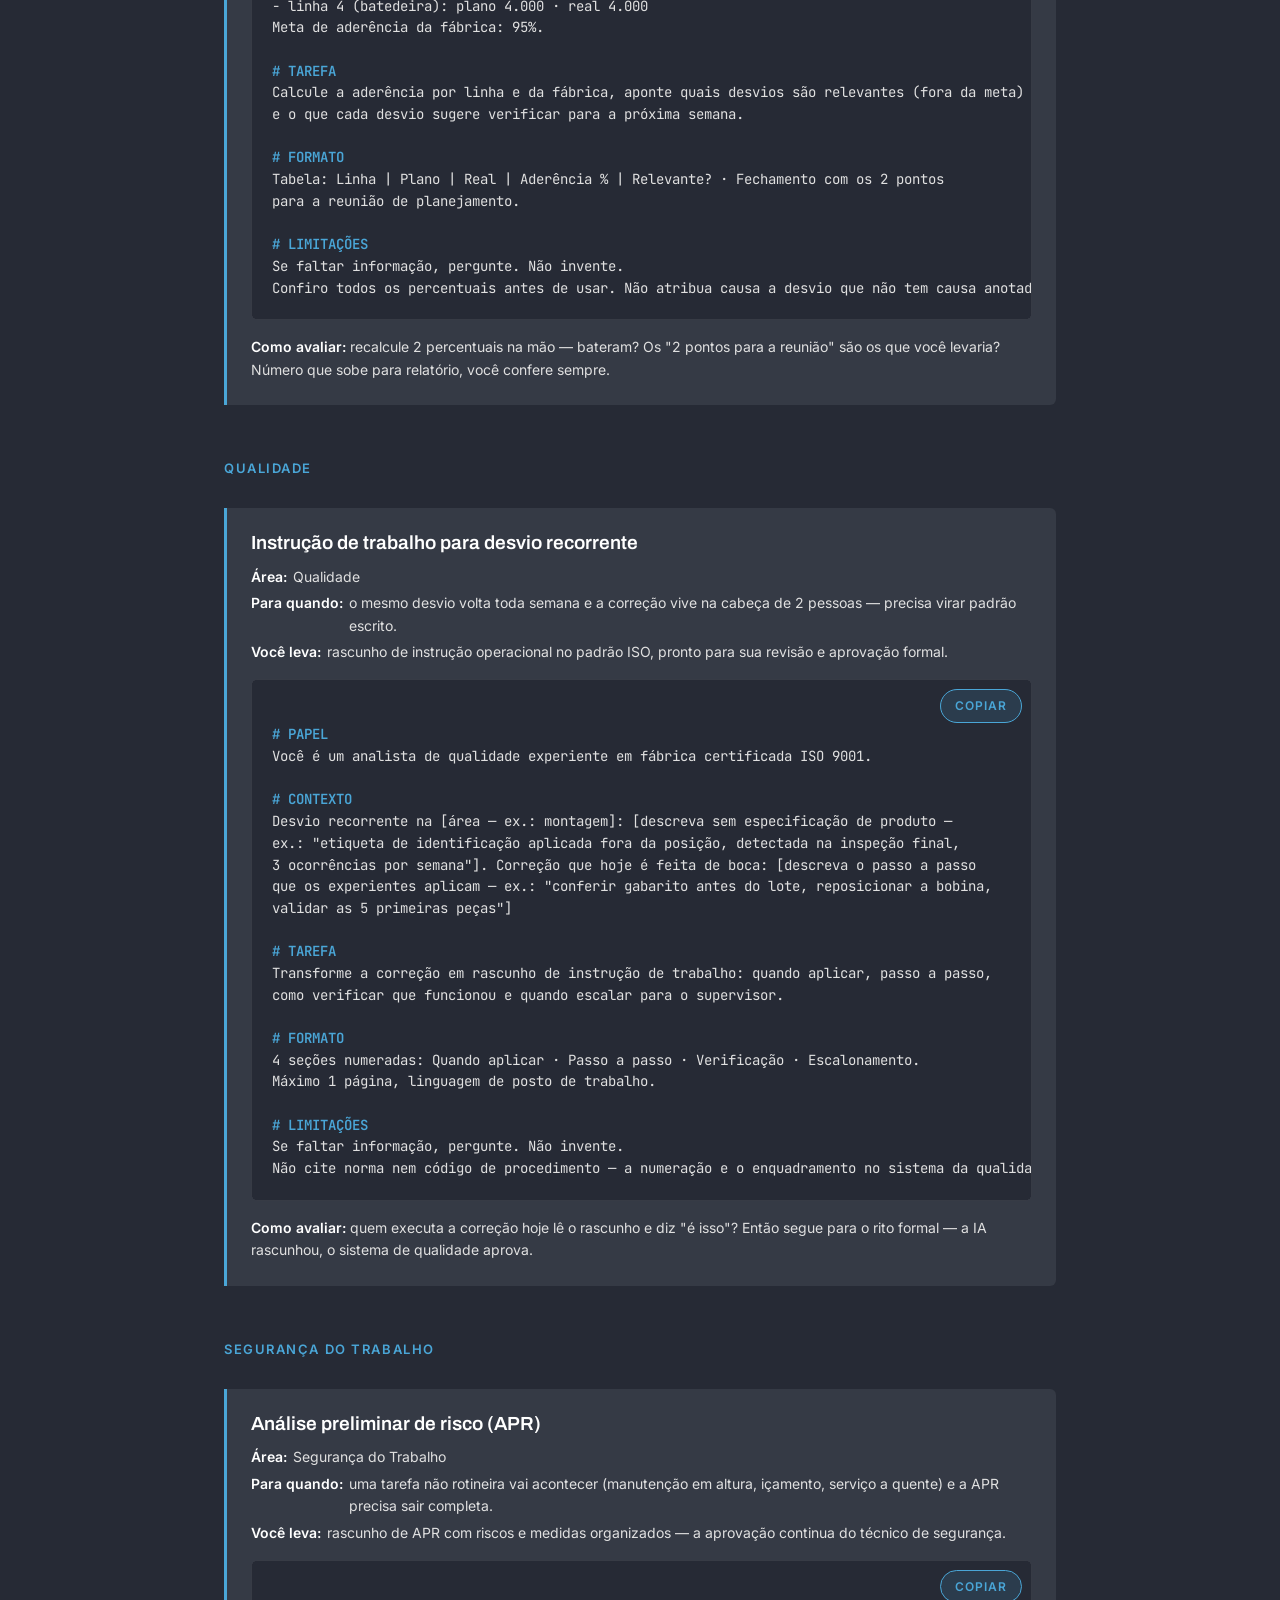
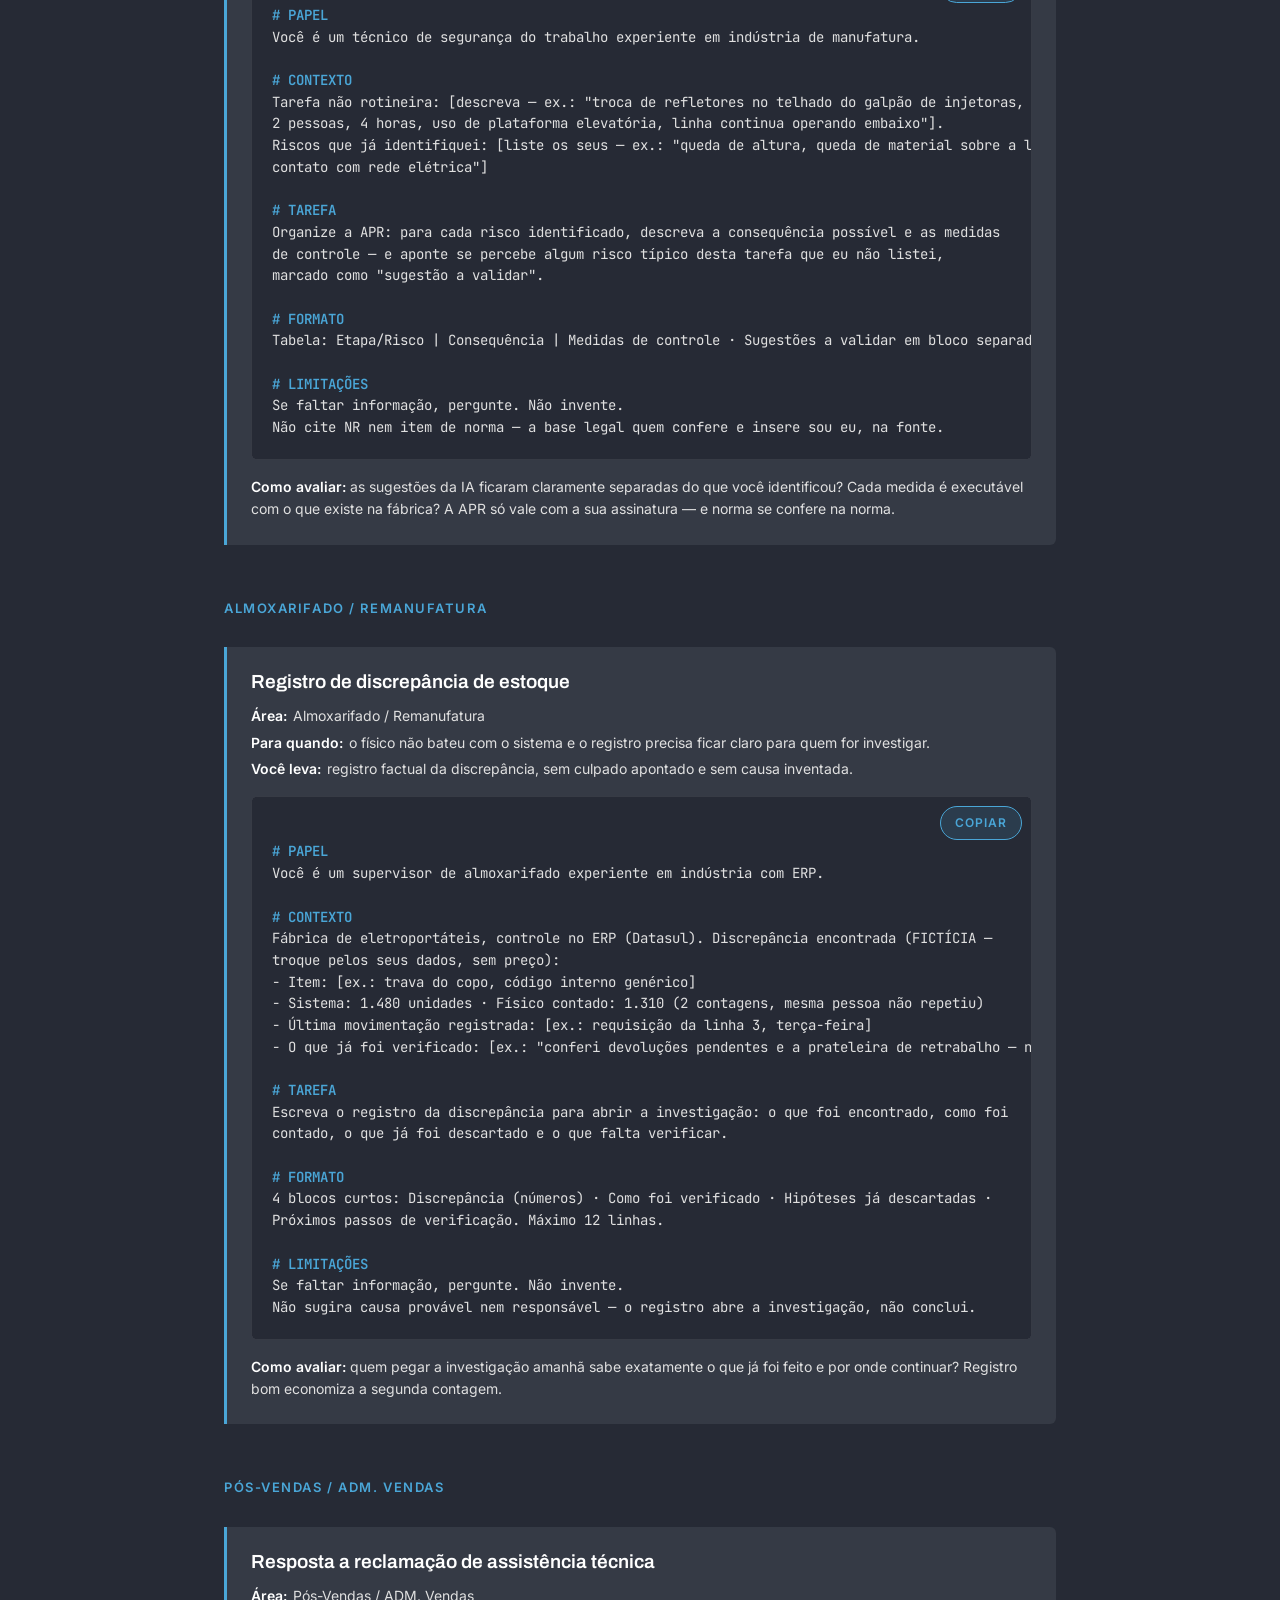
<file: banco-de-prompts/index.html>
<!DOCTYPE html>
<html lang="pt-BR">
<head>
  <meta charset="UTF-8">
  <meta name="viewport" content="width=device-width, initial-scale=1.0">
  <title>Banco de Prompts · Trilha 1 — Supervisão · Mallory PDL 2026</title>
  <link rel="preconnect" href="https://fonts.googleapis.com">
  <link rel="preconnect" href="https://fonts.gstatic.com" crossorigin>
  <link rel="stylesheet" href="https://fonts.googleapis.com/css2?family=Archivo:wght@600;700&family=Inter:wght@400;500;600&family=JetBrains+Mono:wght@400&display=swap">
  <link rel="stylesheet" href="../assets/style.css">
</head>
<body>

<header class="site-header">
  <div class="container">
    <div class="site-brand">
      <div class="site-logos">
        <img src="../assets/logos/iel-ceara.png" alt="IEL Ceará">
        <img src="../assets/logos/educa-mais-mallory.png" alt="Educa+ Mallory">
      </div>
      <div class="site-brand-text">
        <a href="../">IA na Prática · Mallory — Trilha 1 · Supervisão</a>
        <span class="site-meta">PDL 2026 · 13 de julho de 2026</span>
      </div>
    </div>
    <button class="nav-toggle" aria-expanded="false" aria-controls="site-nav">Menu</button>
    <nav class="site-nav" id="site-nav" aria-label="Navegação principal">
      <ul>
        <li><a href="../">Início</a></li>
        <li><a href="./" aria-current="page">Banco de Prompts</a></li>
        <li><a href="../artefatos/">Artefatos</a></li>
      </ul>
    </nav>
  </div>
</header>

<main>
  <div class="container">

    <section class="hero">
      <h1>Banco de Prompts · Trilha 1 — Supervisão</h1>
      <p class="lead"><strong>O kit de segunda-feira.</strong> Copie o prompt da sua área, cole no Claude, troque o que está <code>[entre colchetes]</code> pelos seus dados desidentificados — e revise antes de usar. Não é catálogo para ler inteiro: é prateleira para pegar o que precisa.</p>
    </section>

    <nav class="toc" aria-label="Nesta página">
      <span class="eyebrow">Nesta página</span>
      <ul>
        <li><a href="#como-usar">Como usar</a></li>
        <li><a href="#prompts-modulos">Os 6 prompts dos módulos</a></li>
        <li><a href="#area-injetoras">Injetoras / Fábrica</a></li>
        <li><a href="#area-montagem">Montagem</a></li>
        <li><a href="#area-ferramentaria">Ferramentaria</a></li>
        <li><a href="#area-manutencao">Manutenção</a></li>
        <li><a href="#area-pcp">PCP</a></li>
        <li><a href="#area-qualidade">Qualidade</a></li>
        <li><a href="#area-seguranca">Segurança do Trabalho</a></li>
        <li><a href="#area-almoxarifado">Almoxarifado / Remanufatura</a></li>
        <li><a href="#area-pos-vendas">Pós-Vendas</a></li>
        <li><a href="#area-trade">Trade Marketing</a></li>
      </ul>
    </nav>

    <section class="section" id="como-usar">
      <h2>Como usar este banco</h2>

      <ol>
        <li>Ache o prompt da sua situação — pelos módulos (os 6 primeiros) ou pela sua área (os demais).</li>
        <li>Copie, cole no Claude (<a href="https://claude.ai" target="_blank" rel="noopener">claude.ai</a>) e troque o conteúdo <code>[entre colchetes]</code> pelos seus dados <strong>desidentificados</strong> — nome real, número real e código real ficam de fora; aproximação e nome trocado entram.</li>
        <li>Rode, valide, ajuste. O prompt que funcionou vira patrimônio: salve no seu banco pessoal.</li>
      </ol>

      <div class="guia-bloco">
        <p><strong>PCTFL em 30 segundos:</strong></p>
        <ul>
          <li><strong>P</strong>apel — quem a IA deve ser (define vocabulário e nível)</li>
          <li><strong>C</strong>ontexto — a situação real; sem ele, a resposta serve para qualquer fábrica</li>
          <li><strong>T</strong>arefa — o que fazer, com verbo claro: escreva, resuma, liste, compare</li>
          <li><strong>F</strong>ormato — como entregar: tabela, blocos, máximo de linhas</li>
          <li><strong>L</strong>imitações — o que não fazer, começando pela regra de ouro: <em>"Se faltar informação, pergunte. Não invente."</em></li>
        </ul>
      </div>

      <div class="guia-bloco">
        <p><strong>Validação em 30 segundos (antes de usar qualquer resposta):</strong></p>
        <ol>
          <li><strong>Fonte</strong> — cada fato veio do que você enviou, ou apareceu do nada?</li>
          <li><strong>Coerência</strong> — algum número, nome ou norma surgiu sem origem? Confere na fonte.</li>
          <li><strong>Seu conhecimento</strong> — bate com o que você sabe do seu setor? Estranhou, checou.</li>
        </ol>
      </div>

      <div class="callout callout-alucinacao">
        <p class="callout-title">⚠️ O que nunca entra no prompt (os 3 "nunca" do M4)</p>
        <ul>
          <li><strong>Gente</strong> — nome, CPF, salário, atestado, avaliação, escala com nomes</li>
          <li><strong>Produto</strong> — parâmetro de molde e injetora, especificação, desenho técnico</li>
          <li><strong>Contrato</strong> — fornecedor, preço, condição comercial</li>
        </ul>
        <p>Na dúvida: se você não postaria num grupo aberto de WhatsApp, não cola na IA.</p>
      </div>
    </section>

    <section class="section" id="prompts-modulos">
      <h2>Os 6 prompts dos módulos</h2>
      <p>Os mesmos prompts que você rodou em sala — na íntegra, para reusar.</p>

      <article class="card-prompt">
        <h3>M1 · Mapa das minhas tarefas</h3>
        <dl class="prompt-meta">
          <dt>Área:</dt><dd>todas — é o ponto de partida</dd>
          <dt>Para quando:</dt><dd>você quer saber onde a IA entra na sua semana antes de gastar tempo testando.</dd>
          <dt>Você leva:</dt><dd>uma tabela com cada tarefa classificada em copiloto, automação ou "fica comigo".</dd>
        </dl>
        <div class="prompt-box">
          <button class="btn-copy" type="button" aria-label="Copiar prompt">Copiar</button>
          <pre><code><span class="prompt-marker"># PAPEL</span>
Você é um consultor prático de produtividade industrial.

<span class="prompt-marker"># CONTEXTO</span>
Sou supervisor em uma fábrica de eletroportáteis. Minhas tarefas mais repetitivas da semana:
[cole aqui suas 5 tarefas — ex.: relatório de turno, comunicado de mudança de linha, registro de parada]

<span class="prompt-marker"># TAREFA</span>
Para cada tarefa, diga se a IA pode ajudar como copiloto, como automação, ou se deve ficar comigo — e por quê, em 1 linha.

<span class="prompt-marker"># FORMATO</span>
Tabela: Tarefa | Modo (copiloto / automação / fica comigo) | Por quê.

<span class="prompt-marker"># LIMITAÇÕES</span>
Se faltar informação, pergunte. Não invente.</code></pre>
        </div>
        <p class="como-avaliar"><strong>Como avaliar:</strong> você consegue explicar por que concorda ou discorda de cada linha da tabela? Então o mapa é seu, não da IA.</p>
      </article>

      <article class="card-prompt">
        <h3>M2 · DDS de segurança</h3>
        <dl class="prompt-meta">
          <dt>Área:</dt><dd>Segurança do Trabalho — e qualquer um que conduz DDS</dd>
          <dt>Para quando:</dt><dd>o DDS de segunda precisa sair e não pode repetir o do mês passado.</dd>
          <dt>Você leva:</dt><dd>roteiro de fala de 5 minutos com abertura, mensagem central e compromisso.</dd>
        </dl>
        <div class="prompt-box">
          <button class="btn-copy" type="button" aria-label="Copiar prompt">Copiar</button>
          <pre><code><span class="prompt-marker"># PAPEL</span>
Você é um técnico de segurança do trabalho experiente em fábrica de eletroportáteis.

<span class="prompt-marker"># CONTEXTO</span>
Vou conduzir o DDS (Diálogo Diário de Segurança) de segunda-feira na área de montagem.
Tema: uso correto de EPI — luvas e óculos. Motivo: na semana passada houve 2 registros
de operadores sem óculos na bancada de rebarbação. Equipe: 14 pessoas, turno da manhã.
Já falamos deste tema no mês passado — não pode ficar repetitivo.

<span class="prompt-marker"># TAREFA</span>
Escreva o roteiro do DDS de no máximo 5 minutos de fala, com uma pergunta para
abrir conversa com o time e um fechamento que peça compromisso prático.

<span class="prompt-marker"># FORMATO</span>
3 blocos: Abertura (com a pergunta) · Mensagem central (com exemplo concreto) ·
Fechamento (com o compromisso). Máximo 20 linhas. Linguagem falada, direta.

<span class="prompt-marker"># LIMITAÇÕES</span>
Se faltar informação, pergunte. Não invente.
Não cite norma ou número de NR — se precisar, eu confirmo na fonte e acrescento.</code></pre>
        </div>
        <p class="como-avaliar"><strong>Como avaliar:</strong> dá para falar em 5 minutos, no seu jeito, sem soar decorado? Troque o CONTEXTO pelo tema da sua semana e o resto se mantém.</p>
      </article>

      <article class="card-prompt">
        <h3>M3 · Relatório de passagem de turno (injetoras)</h3>
        <dl class="prompt-meta">
          <dt>Área:</dt><dd>Produção / Injetoras</dd>
          <dt>Para quando:</dt><dd>fechar o turno com as anotações bagunçadas do dia e entregar limpo para quem assume.</dd>
          <dt>Você leva:</dt><dd>relatório em 4 blocos, no máximo 15 linhas, direto ao ponto.</dd>
        </dl>
        <div class="prompt-box">
          <button class="btn-copy" type="button" aria-label="Copiar prompt">Copiar</button>
          <pre><code><span class="prompt-marker"># PAPEL</span>
Você é um líder de produção experiente em fábrica de eletroportáteis.

<span class="prompt-marker"># CONTEXTO</span>
Estou fechando o turno da manhã na área de injetoras. Minhas anotações brutas:
- linha 2 parou 35 min, molde da air fryer travou, ferramentaria atuou, liberado 10h40
- produção: 4.200 peças (meta 4.500)
- 1 operador remanejado da linha 4 para cobrir falta
- pendência: molde da linha 2 precisa de revisão preventiva, ferramentaria avisada
- turno da tarde precisa priorizar reposição das 300 peças

<span class="prompt-marker"># TAREFA</span>
Organize essas anotações no relatório de passagem de turno para o supervisor da tarde.

<span class="prompt-marker"># FORMATO</span>
4 blocos: Paradas (com horário e causa) · Produção (realizado × meta) ·
Pessoal · Pendências para o próximo turno. Máximo 15 linhas, direto ao ponto.

<span class="prompt-marker"># LIMITAÇÕES</span>
Se faltar informação, pergunte. Não invente.
Use apenas os números das minhas anotações — não complete lacunas com estimativa.</code></pre>
        </div>
        <p class="como-avaliar"><strong>Como avaliar:</strong> o supervisor da tarde entende as pendências sem te ligar? Passou. No uso real, troque as anotações fictícias pelas suas.</p>
      </article>

      <article class="card-prompt">
        <h3>M4 · Registro de não-conformidade</h3>
        <dl class="prompt-meta">
          <dt>Área:</dt><dd>Qualidade</dd>
          <dt>Para quando:</dt><dd>registrar NC com clareza de auditoria ISO 9001 — sem deixar a IA inventar causa.</dd>
          <dt>Você leva:</dt><dd>descrição factual pronta para o sistema de qualidade, assinada por você.</dd>
        </dl>
        <div class="prompt-box">
          <button class="btn-copy" type="button" aria-label="Copiar prompt">Copiar</button>
          <pre><code><span class="prompt-marker"># PAPEL</span>
Você é um inspetor de qualidade experiente em fábrica certificada ISO 9001.

<span class="prompt-marker"># CONTEXTO</span>
Preciso registrar uma não-conformidade. Dados FICTÍCIOS para este treino:
- Produto: lote 4812-B de liquidificadores, 240 unidades
- Detecção: inspeção final, 14/07, turno da manhã
- Problema: 18 unidades com folga na trava do copo, fora do padrão de montagem
- Ação imediata: lote segregado, linha avisada, reinspeção de 100% do lote

<span class="prompt-marker"># TAREFA</span>
Escreva a descrição da não-conformidade para o registro do sistema de qualidade:
o que foi detectado, onde, extensão e ação de contenção tomada.

<span class="prompt-marker"># FORMATO</span>
Texto corrido de até 10 linhas, objetivo, sem opinião — descrição factual
no padrão de registro de auditoria.

<span class="prompt-marker"># LIMITAÇÕES</span>
Se faltar informação, pergunte. Não invente.
NÃO escreva causa-raiz nem ação corretiva — isso sai da análise do time, não do registro inicial.</code></pre>
        </div>
        <p class="como-avaliar"><strong>Como avaliar:</strong> cada frase do registro existe nos seus dados? Nenhuma causa apareceu do nada? Então está no padrão de auditoria.</p>
      </article>

      <article class="card-prompt">
        <h3>M5 · Relatório de passagem de turno (montagem)</h3>
        <dl class="prompt-meta">
          <dt>Área:</dt><dd>Produção / Montagem — o esqueleto serve para ata, comunicado e ocorrência</dd>
          <dt>Para quando:</dt><dd>o mesmo fechamento de turno, agora na montagem — e como modelo para qualquer documento com material bruto seu.</dd>
          <dt>Você leva:</dt><dd>o esqueleto que resolve relatório, ata e registro: bruto seu + formato claro.</dd>
        </dl>
        <div class="prompt-box">
          <button class="btn-copy" type="button" aria-label="Copiar prompt">Copiar</button>
          <pre><code><span class="prompt-marker"># PAPEL</span>
Você é um líder de produção experiente em fábrica de eletroportáteis.

<span class="prompt-marker"># CONTEXTO</span>
Fechamento do turno da manhã, área de montagem. Anotações brutas de hoje (FICTÍCIAS):
- linha 1 ok, 2.100 unidades (meta 2.000)
- linha 3 parou 25 min às 8h15, falta de componente (trava do copo), almoxarifado repôs
- 2 operadores em treinamento na linha 1, rendimento ainda abaixo
- pendência: conferir estoque da trava do copo para amanhã — quase zerou
- qualidade apontou 6 unidades para retrabalho na linha 3

<span class="prompt-marker"># TAREFA</span>
Organize as anotações no relatório de passagem para o supervisor do turno da tarde.

<span class="prompt-marker"># FORMATO</span>
4 blocos: Produção (realizado × meta por linha) · Paradas (horário, causa, solução) ·
Pessoal · Pendências priorizadas. Máximo 15 linhas.

<span class="prompt-marker"># LIMITAÇÕES</span>
Se faltar informação, pergunte. Não invente.
Não crie causa nem estimativa que não estejam nas anotações.</code></pre>
        </div>
        <p class="como-avaliar"><strong>Como avaliar:</strong> cada linha do relatório existe nas suas anotações? Para virar ata ou comunicado, troque CONTEXTO, TAREFA e FORMATO — o esqueleto fica.</p>
      </article>

      <article class="card-prompt">
        <h3>M6 · Priorização de oportunidades (Canvas)</h3>
        <dl class="prompt-meta">
          <dt>Área:</dt><dd>todas — fecha o Canvas do grupo</dd>
          <dt>Para quando:</dt><dd>o grupo mapeou oportunidades e precisa de desempate com critério.</dd>
          <dt>Você leva:</dt><dd>notas de impacto e facilidade sugeridas com justificativa — o grupo bate o martelo.</dd>
        </dl>
        <div class="prompt-box">
          <button class="btn-copy" type="button" aria-label="Copiar prompt">Copiar</button>
          <pre><code><span class="prompt-marker"># PAPEL</span>
Você é um consultor prático de melhoria contínua em fábrica de eletroportáteis.

<span class="prompt-marker"># CONTEXTO</span>
Meu grupo mapeou estas oportunidades de uso de IA na nossa área:
[cole as oportunidades do grupo — ex.: "relatório de turno (hoje: 30 min/dia)",
"comunicado de mudança de linha (hoje: 20 min, 3x/semana)", "resumo de procedimento novo"]

<span class="prompt-marker"># TAREFA</span>
Para cada oportunidade, estime impacto (1-5) e facilidade (1-5) com justificativa
de 1 linha cada, e aponte qual é o melhor quick win — a de melhor combinação.

<span class="prompt-marker"># FORMATO</span>
Tabela: Oportunidade | Impacto | Facilidade | Justificativa | e 1 linha final
com o quick win recomendado.

<span class="prompt-marker"># LIMITAÇÕES</span>
Se faltar informação, pergunte. Não invente.
As notas são sugestão para discussão — o grupo decide as finais.</code></pre>
        </div>
        <p class="como-avaliar"><strong>Como avaliar:</strong> onde a nota da IA divergiu da sua, você sabe dizer quem tem razão e por quê? A priorização está viva.</p>
      </article>
    </section>

    <section class="section">
      <h2>Prompts por área da Mallory</h2>
      <p>Novos prompts, um por situação real. Todos com dados fictícios ou campos para preencher — a regra dos 3 "nunca" vale em cada um.</p>

      <h3 class="eyebrow" id="area-injetoras">Injetoras / Gestão de Fábrica</h3>

      <article class="card-prompt">
        <h4>Comunicado de mudança de sequência da linha</h4>
        <dl class="prompt-meta">
          <dt>Área:</dt><dd>Injetoras / Gestão de Fábrica</dd>
          <dt>Para quando:</dt><dd>a sequência da linha vai mudar por gargalo de molde e todo mundo precisa saber antes do turno, não durante.</dd>
          <dt>Você leva:</dt><dd>comunicado de 10 linhas que a supervisão lê em 1 minuto e ninguém interpreta errado.</dd>
        </dl>
        <div class="prompt-box">
          <button class="btn-copy" type="button" aria-label="Copiar prompt">Copiar</button>
          <pre><code><span class="prompt-marker"># PAPEL</span>
Você é um programador de produção experiente em fábrica de eletroportáteis.

<span class="prompt-marker"># CONTEXTO</span>
A sequência da linha de injetoras vai mudar. Fatos (troque pelos seus, sem parâmetro de molde):
- Motivo: [ex.: gargalo no molde do produto X, capacidade reduzida até quinta]
- O que muda: [ex.: produto Y adiantado para linha 2, produto X reduzido para 1 turno]
- A partir de quando: [data e turno]
- Quem precisa agir: [ex.: supervisores das linhas 1 e 2, almoxarifado ajusta abastecimento]

<span class="prompt-marker"># TAREFA</span>
Escreva o comunicado da mudança de sequência para a supervisão e as áreas de apoio.

<span class="prompt-marker"># FORMATO</span>
Máximo 10 linhas: o que muda · por quê · desde quando · o que cada área faz.
Sem introdução, sem "conforme alinhado" — direto ao fato.

<span class="prompt-marker"># LIMITAÇÕES</span>
Se faltar informação, pergunte. Não invente.
Não inclua parâmetro técnico de molde ou máquina — se a supervisão precisar, trato por outro canal.</code></pre>
        </div>
        <p class="como-avaliar"><strong>Como avaliar:</strong> quem lê sabe o que fazer no turno dele sem te procurar? Se alguém "ia perguntar a partir de quando", o campo ficou vago.</p>
      </article>

      <article class="card-prompt">
        <h4>Análise de padrão de rejeição</h4>
        <dl class="prompt-meta">
          <dt>Área:</dt><dd>Injetoras / Gestão de Fábrica</dd>
          <dt>Para quando:</dt><dd>a rejeição subiu e você tem os apontamentos da semana — mas ninguém teve tempo de olhar o padrão.</dd>
          <dt>Você leva:</dt><dd>o padrão por linha, turno e tipo de defeito, com as 2 perguntas a investigar primeiro.</dd>
        </dl>
        <div class="prompt-box">
          <button class="btn-copy" type="button" aria-label="Copiar prompt">Copiar</button>
          <pre><code><span class="prompt-marker"># PAPEL</span>
Você é um analista de processo experiente em injeção plástica.

<span class="prompt-marker"># CONTEXTO</span>
Fábrica de eletroportáteis. Apontamentos de rejeição da semana (FICTÍCIOS — troque pelos seus,
sem parâmetro de máquina):
- seg: linha 2, 38 peças, rebarba · linha 3, 12 peças, mancha
- ter: linha 2, 41 peças, rebarba · linha 2, 9 peças, peça incompleta
- qua: linha 2, 35 peças, rebarba (após troca de turno) · linha 3, 14 peças, mancha
- qui: linha 2, 8 peças, rebarba (após intervenção da ferramentaria)
- sex: linha 3, 16 peças, mancha

<span class="prompt-marker"># TAREFA</span>
Identifique padrões: qual linha, qual defeito, concentra onde (dia, turno, evento) —
e liste as 2 perguntas que eu deveria investigar primeiro, com justificativa.

<span class="prompt-marker"># FORMATO</span>
Bloco 1: padrão em até 5 linhas. Bloco 2: tabela Defeito | Onde concentra | Pergunta a investigar.

<span class="prompt-marker"># LIMITAÇÕES</span>
Se faltar informação, pergunte. Não invente.
Não proponha causa técnica definitiva — aponte o padrão e a pergunta; a causa sai da investigação na máquina.</code></pre>
        </div>
        <p class="como-avaliar"><strong>Como avaliar:</strong> o padrão apontado existe mesmo nos seus números (confira!) e as perguntas fazem sentido para quem conhece a linha? A investigação continua sua.</p>
      </article>

      <h3 class="eyebrow" id="area-montagem">Montagem</h3>

      <article class="card-prompt">
        <h4>Checklist de montagem para posto novo</h4>
        <dl class="prompt-meta">
          <dt>Área:</dt><dd>Montagem</dd>
          <dt>Para quando:</dt><dd>chegou gente nova no posto e a instrução de trabalho tem 12 páginas que ninguém lê em pé.</dd>
          <dt>Você leva:</dt><dd>checklist de 1 página que o operador novo segue no posto, validado por você contra a IT oficial.</dd>
        </dl>
        <div class="prompt-box">
          <button class="btn-copy" type="button" aria-label="Copiar prompt">Copiar</button>
          <pre><code><span class="prompt-marker"># PAPEL</span>
Você é um supervisor de montagem experiente em fábrica de eletroportáteis.

<span class="prompt-marker"># CONTEXTO</span>
Vou treinar um operador novo no posto de [ex.: montagem da base do liquidificador].
Etapas da operação, nas minhas palavras (sem especificação técnica de produto):
[liste as etapas como você explica de boca — ex.: "1. pegar a base e conferir se não tem rebarba,
2. encaixar o motor na posição da guia, 3. apertar os 4 parafusos em cruz, 4. teste de giro manual,
5. colocar na esteira com a etiqueta para cima"]
Erros mais comuns de quem está começando: [ex.: aperto fora de ordem, esquecer o teste de giro]

<span class="prompt-marker"># TAREFA</span>
Transforme em um checklist de posto para operador novo: passo a passo numerado,
com os pontos de atenção destacados nos passos onde os erros comuns acontecem.

<span class="prompt-marker"># FORMATO</span>
1 página: título do posto · passos numerados (1 linha cada) · "Atenção" nos passos críticos ·
fechamento "na dúvida, chame o líder".

<span class="prompt-marker"># LIMITAÇÕES</span>
Se faltar informação, pergunte. Não invente.
Não acrescente etapa, torque ou medida que eu não informei — o padrão oficial é a instrução de trabalho da Mallory.</code></pre>
        </div>
        <p class="como-avaliar"><strong>Como avaliar:</strong> compare com a IT oficial antes de usar: nenhum passo inventado, nenhum passo faltando? O checklist treina; a IT manda.</p>
      </article>

      <h3 class="eyebrow" id="area-ferramentaria">Ferramentaria</h3>

      <article class="card-prompt">
        <h4>Plano de manutenção preventiva de molde</h4>
        <dl class="prompt-meta">
          <dt>Área:</dt><dd>Ferramentaria</dd>
          <dt>Para quando:</dt><dd>o molde crítico só recebe atenção quando trava — e você quer virar o jogo para o preventivo.</dd>
          <dt>Você leva:</dt><dd>rascunho de plano preventivo com frequências propostas, para validar com a experiência da bancada.</dd>
        </dl>
        <div class="prompt-box">
          <button class="btn-copy" type="button" aria-label="Copiar prompt">Copiar</button>
          <pre><code><span class="prompt-marker"># PAPEL</span>
Você é um planejador de manutenção de moldes de injeção experiente.

<span class="prompt-marker"># CONTEXTO</span>
Fábrica de eletroportáteis. Molde [apelido fictício — ex.: "molde da jarra"], uso intenso.
Histórico recente, nas minhas palavras (sem desenho nem especificação):
[ex.: "travamento em março e maio, sempre depois de campanha longa; desgaste visível
no pino extrator; limpeza hoje é feita só quando a qualidade reclama de mancha"]
Paradas programadas disponíveis: [ex.: sábados alternados, 4h]

<span class="prompt-marker"># TAREFA</span>
Monte o rascunho de um plano de manutenção preventiva para este molde: itens de verificação,
frequência sugerida e sinal de alerta que antecipa cada problema do histórico.

<span class="prompt-marker"># FORMATO</span>
Tabela: Item | O que verificar | Frequência sugerida | Sinal de alerta.
Máximo 10 itens — os que importam, não a lista enciclopédica.

<span class="prompt-marker"># LIMITAÇÕES</span>
Se faltar informação, pergunte. Não invente.
As frequências são ponto de partida para minha validação — não as apresente como norma do fabricante.</code></pre>
        </div>
        <p class="como-avaliar"><strong>Como avaliar:</strong> a bancada reconhece os itens e ajustaria no máximo as frequências? Bom rascunho. Se o plano ignora o histórico que você deu, refaça com mais contexto.</p>
      </article>

      <h3 class="eyebrow" id="area-manutencao">Manutenção</h3>

      <article class="card-prompt">
        <h4>Priorização de OS a partir do histórico de falhas</h4>
        <dl class="prompt-meta">
          <dt>Área:</dt><dd>Manutenção</dd>
          <dt>Para quando:</dt><dd>a semana tem mais OS que gente e a priorização está sendo feita no olho.</dd>
          <dt>Você leva:</dt><dd>prioridades com justificativa, para bater com o seu julgamento antes de abrir as OS.</dd>
        </dl>
        <div class="prompt-box">
          <button class="btn-copy" type="button" aria-label="Copiar prompt">Copiar</button>
          <pre><code><span class="prompt-marker"># PAPEL</span>
Você é um planejador de manutenção industrial experiente.

<span class="prompt-marker"># CONTEXTO</span>
Fábrica de eletroportáteis. Histórico de falhas FICTÍCIO de uma injetora (troque pelo seu, sem
parâmetro de máquina):
- jan: vazamento de óleo (2x)
- fev: sensor da porta (1x)
- mar: vazamento de óleo (1x), travamento da rosca (1x)
- abr: vazamento de óleo (2x), sensor da porta (1x)
- mai: travamento da rosca (2x)
Contexto operacional: [ex.: peça do sensor demora 30 dias para chegar; linha roda 2 turnos]

<span class="prompt-marker"># TAREFA</span>
Analise o padrão de falhas e proponha prioridades de OS preventiva para a semana,
com justificativa de 1 linha por prioridade.

<span class="prompt-marker"># FORMATO</span>
Tabela: Prioridade | Falha/Item | Justificativa (frequência, tendência, risco de parada).

<span class="prompt-marker"># LIMITAÇÕES</span>
Se faltar informação, pergunte. Não invente.
Não estime custo nem prazo de reparo — isso sai do meu planejamento, não do histórico.</code></pre>
        </div>
        <p class="como-avaliar"><strong>Como avaliar:</strong> a prioridade nº 1 da IA bate com a que você faria? Onde discorda, você sabe o porquê (peça em falta, criticidade da linha)? Refine na mesma conversa com essa informação.</p>
      </article>

      <article class="card-prompt">
        <h4>Roteiro de inspeção de rota</h4>
        <dl class="prompt-meta">
          <dt>Área:</dt><dd>Manutenção</dd>
          <dt>Para quando:</dt><dd>montar a rota de inspeção do turno sem esquecer ponto — e sem depender de quem "sabe de cabeça".</dd>
          <dt>Você leva:</dt><dd>roteiro sequenciado que qualquer técnico do time executa e registra igual.</dd>
        </dl>
        <div class="prompt-box">
          <button class="btn-copy" type="button" aria-label="Copiar prompt">Copiar</button>
          <pre><code><span class="prompt-marker"># PAPEL</span>
Você é um supervisor de manutenção experiente em planta industrial.

<span class="prompt-marker"># CONTEXTO</span>
Fábrica de eletroportáteis. Preciso padronizar a rota de inspeção do turno em [área — ex.: injetoras].
Pontos que hoje inspecionamos, nas minhas palavras: [liste — ex.: "nível de óleo das unidades
hidráulicas, ruído anormal nas bombas, temperatura dos painéis, vazamento visível nas mangueiras,
estado das proteções"]
Tempo disponível para a rota: [ex.: 40 min no início do turno]

<span class="prompt-marker"># TAREFA</span>
Organize um roteiro de inspeção sequenciado: ordem lógica de percurso, o que verificar
em cada ponto e o que registrar quando encontrar anormalidade.

<span class="prompt-marker"># FORMATO</span>
Lista numerada na ordem do percurso: Ponto | O que verificar | Registrar se anormal.
Cabeçalho com turno, data e nome de quem executou (campos em branco).

<span class="prompt-marker"># LIMITAÇÕES</span>
Se faltar informação, pergunte. Não invente.
Não acrescente ponto de inspeção que eu não citei — a rota oficial passa pela minha validação.</code></pre>
        </div>
        <p class="como-avaliar"><strong>Como avaliar:</strong> um técnico que nunca fez a rota executa com o papel na mão? Rode 1 semana em paralelo com o jeito atual antes de oficializar.</p>
      </article>

      <h3 class="eyebrow" id="area-pcp">PCP</h3>

      <article class="card-prompt">
        <h4>Comunicado de replanejamento</h4>
        <dl class="prompt-meta">
          <dt>Área:</dt><dd>PCP</dd>
          <dt>Para quando:</dt><dd>o plano da semana mudou (falta de componente, pedido antecipado) e cada área precisa saber só o que muda para ela.</dd>
          <dt>Você leva:</dt><dd>comunicado curto por área afetada — sem a planilha inteira anexada.</dd>
        </dl>
        <div class="prompt-box">
          <button class="btn-copy" type="button" aria-label="Copiar prompt">Copiar</button>
          <pre><code><span class="prompt-marker"># PAPEL</span>
Você é um analista de PCP experiente em fábrica de eletroportáteis.

<span class="prompt-marker"># CONTEXTO</span>
O plano da semana mudou. Fatos (sem preço nem dado de fornecedor):
- Motivo: [ex.: atraso na chegada de componente da linha de ventiladores]
- O que muda: [ex.: ventilador da linha 1 adiado para quinta; batedeira antecipada para terça]
- Áreas afetadas e como: [ex.: montagem remaneja linha 1; almoxarifado inverte abastecimento;
  qualidade ajusta plano de inspeção]

<span class="prompt-marker"># TAREFA</span>
Escreva o comunicado de replanejamento com uma seção por área afetada — cada uma lê só o seu bloco
e sabe o que fazer.

<span class="prompt-marker"># FORMATO</span>
Abertura de 2 linhas (o que houve, desde quando) + 1 bloco por área: "O que muda para [área]"
em até 3 linhas cada.

<span class="prompt-marker"># LIMITAÇÕES</span>
Se faltar informação, pergunte. Não invente.
Não cite fornecedor, preço nem condição de compra — o motivo fica no nível "atraso de componente".</code></pre>
        </div>
        <p class="como-avaliar"><strong>Como avaliar:</strong> cada área entende a sua parte sem abrir a planilha do plano? Se todo mundo te ligou mesmo assim, o bloco por área ficou genérico.</p>
      </article>

      <article class="card-prompt">
        <h4>Análise de aderência semanal</h4>
        <dl class="prompt-meta">
          <dt>Área:</dt><dd>PCP</dd>
          <dt>Para quando:</dt><dd>fechar a semana comparando planejado × realizado sem passar a sexta-feira montando o resumo.</dd>
          <dt>Você leva:</dt><dd>resumo de aderência com os desvios que merecem conversa na reunião de planejamento.</dd>
        </dl>
        <div class="prompt-box">
          <button class="btn-copy" type="button" aria-label="Copiar prompt">Copiar</button>
          <pre><code><span class="prompt-marker"># PAPEL</span>
Você é um analista de planejamento de produção experiente.

<span class="prompt-marker"># CONTEXTO</span>
Fábrica de eletroportáteis. Planejado × realizado da semana (FICTÍCIO — troque pelos seus números):
- linha 1 (liquidificador): plano 10.000 · real 9.400
- linha 2 (air fryer): plano 6.000 · real 6.100
- linha 3 (ventilador): plano 8.000 · real 5.900 (parada de 6h por falta de componente na quarta)
- linha 4 (batedeira): plano 4.000 · real 4.000
Meta de aderência da fábrica: 95%.

<span class="prompt-marker"># TAREFA</span>
Calcule a aderência por linha e da fábrica, aponte quais desvios são relevantes (fora da meta)
e o que cada desvio sugere verificar para a próxima semana.

<span class="prompt-marker"># FORMATO</span>
Tabela: Linha | Plano | Real | Aderência % | Relevante? · Fechamento com os 2 pontos
para a reunião de planejamento.

<span class="prompt-marker"># LIMITAÇÕES</span>
Se faltar informação, pergunte. Não invente.
Confiro todos os percentuais antes de usar. Não atribua causa a desvio que não tem causa anotada — marque como "verificar".</code></pre>
        </div>
        <p class="como-avaliar"><strong>Como avaliar:</strong> recalcule 2 percentuais na mão — bateram? Os "2 pontos para a reunião" são os que você levaria? Número que sobe para relatório, você confere sempre.</p>
      </article>

      <h3 class="eyebrow" id="area-qualidade">Qualidade</h3>

      <article class="card-prompt">
        <h4>Instrução de trabalho para desvio recorrente</h4>
        <dl class="prompt-meta">
          <dt>Área:</dt><dd>Qualidade</dd>
          <dt>Para quando:</dt><dd>o mesmo desvio volta toda semana e a correção vive na cabeça de 2 pessoas — precisa virar padrão escrito.</dd>
          <dt>Você leva:</dt><dd>rascunho de instrução operacional no padrão ISO, pronto para sua revisão e aprovação formal.</dd>
        </dl>
        <div class="prompt-box">
          <button class="btn-copy" type="button" aria-label="Copiar prompt">Copiar</button>
          <pre><code><span class="prompt-marker"># PAPEL</span>
Você é um analista de qualidade experiente em fábrica certificada ISO 9001.

<span class="prompt-marker"># CONTEXTO</span>
Desvio recorrente na [área — ex.: montagem]: [descreva sem especificação de produto —
ex.: "etiqueta de identificação aplicada fora da posição, detectada na inspeção final,
3 ocorrências por semana"]. Correção que hoje é feita de boca: [descreva o passo a passo
que os experientes aplicam — ex.: "conferir gabarito antes do lote, reposicionar a bobina,
validar as 5 primeiras peças"]

<span class="prompt-marker"># TAREFA</span>
Transforme a correção em rascunho de instrução de trabalho: quando aplicar, passo a passo,
como verificar que funcionou e quando escalar para o supervisor.

<span class="prompt-marker"># FORMATO</span>
4 seções numeradas: Quando aplicar · Passo a passo · Verificação · Escalonamento.
Máximo 1 página, linguagem de posto de trabalho.

<span class="prompt-marker"># LIMITAÇÕES</span>
Se faltar informação, pergunte. Não invente.
Não cite norma nem código de procedimento — a numeração e o enquadramento no sistema da qualidade são feitos por mim.</code></pre>
        </div>
        <p class="como-avaliar"><strong>Como avaliar:</strong> quem executa a correção hoje lê o rascunho e diz "é isso"? Então segue para o rito formal — a IA rascunhou, o sistema de qualidade aprova.</p>
      </article>

      <h3 class="eyebrow" id="area-seguranca">Segurança do Trabalho</h3>

      <article class="card-prompt">
        <h4>Análise preliminar de risco (APR)</h4>
        <dl class="prompt-meta">
          <dt>Área:</dt><dd>Segurança do Trabalho</dd>
          <dt>Para quando:</dt><dd>uma tarefa não rotineira vai acontecer (manutenção em altura, içamento, serviço a quente) e a APR precisa sair completa.</dd>
          <dt>Você leva:</dt><dd>rascunho de APR com riscos e medidas organizados — a aprovação continua do técnico de segurança.</dd>
        </dl>
        <div class="prompt-box">
          <button class="btn-copy" type="button" aria-label="Copiar prompt">Copiar</button>
          <pre><code><span class="prompt-marker"># PAPEL</span>
Você é um técnico de segurança do trabalho experiente em indústria de manufatura.

<span class="prompt-marker"># CONTEXTO</span>
Tarefa não rotineira: [descreva — ex.: "troca de refletores no telhado do galpão de injetoras,
2 pessoas, 4 horas, uso de plataforma elevatória, linha continua operando embaixo"].
Riscos que já identifiquei: [liste os seus — ex.: "queda de altura, queda de material sobre a linha,
contato com rede elétrica"]

<span class="prompt-marker"># TAREFA</span>
Organize a APR: para cada risco identificado, descreva a consequência possível e as medidas
de controle — e aponte se percebe algum risco típico desta tarefa que eu não listei,
marcado como "sugestão a validar".

<span class="prompt-marker"># FORMATO</span>
Tabela: Etapa/Risco | Consequência | Medidas de controle · Sugestões a validar em bloco separado.

<span class="prompt-marker"># LIMITAÇÕES</span>
Se faltar informação, pergunte. Não invente.
Não cite NR nem item de norma — a base legal quem confere e insere sou eu, na fonte.</code></pre>
        </div>
        <p class="como-avaliar"><strong>Como avaliar:</strong> as sugestões da IA ficaram claramente separadas do que você identificou? Cada medida é executável com o que existe na fábrica? A APR só vale com a sua assinatura — e norma se confere na norma.</p>
      </article>

      <h3 class="eyebrow" id="area-almoxarifado">Almoxarifado / Remanufatura</h3>

      <article class="card-prompt">
        <h4>Registro de discrepância de estoque</h4>
        <dl class="prompt-meta">
          <dt>Área:</dt><dd>Almoxarifado / Remanufatura</dd>
          <dt>Para quando:</dt><dd>o físico não bateu com o sistema e o registro precisa ficar claro para quem for investigar.</dd>
          <dt>Você leva:</dt><dd>registro factual da discrepância, sem culpado apontado e sem causa inventada.</dd>
        </dl>
        <div class="prompt-box">
          <button class="btn-copy" type="button" aria-label="Copiar prompt">Copiar</button>
          <pre><code><span class="prompt-marker"># PAPEL</span>
Você é um supervisor de almoxarifado experiente em indústria com ERP.

<span class="prompt-marker"># CONTEXTO</span>
Fábrica de eletroportáteis, controle no ERP (Datasul). Discrepância encontrada (FICTÍCIA —
troque pelos seus dados, sem preço):
- Item: [ex.: trava do copo, código interno genérico]
- Sistema: 1.480 unidades · Físico contado: 1.310 (2 contagens, mesma pessoa não repetiu)
- Última movimentação registrada: [ex.: requisição da linha 3, terça-feira]
- O que já foi verificado: [ex.: "conferi devoluções pendentes e a prateleira de retrabalho — nada"]

<span class="prompt-marker"># TAREFA</span>
Escreva o registro da discrepância para abrir a investigação: o que foi encontrado, como foi
contado, o que já foi descartado e o que falta verificar.

<span class="prompt-marker"># FORMATO</span>
4 blocos curtos: Discrepância (números) · Como foi verificado · Hipóteses já descartadas ·
Próximos passos de verificação. Máximo 12 linhas.

<span class="prompt-marker"># LIMITAÇÕES</span>
Se faltar informação, pergunte. Não invente.
Não sugira causa provável nem responsável — o registro abre a investigação, não conclui.</code></pre>
        </div>
        <p class="como-avaliar"><strong>Como avaliar:</strong> quem pegar a investigação amanhã sabe exatamente o que já foi feito e por onde continuar? Registro bom economiza a segunda contagem.</p>
      </article>

      <h3 class="eyebrow" id="area-pos-vendas">Pós-Vendas / ADM. Vendas</h3>

      <article class="card-prompt">
        <h4>Resposta a reclamação de assistência técnica</h4>
        <dl class="prompt-meta">
          <dt>Área:</dt><dd>Pós-Vendas / ADM. Vendas</dd>
          <dt>Para quando:</dt><dd>a reclamação chegou irritada e a resposta precisa sair no mesmo dia — firme no processo, respeitosa no tom.</dd>
          <dt>Você leva:</dt><dd>resposta padronizada que informa prazo e próximo passo sem prometer o que o processo não garante.</dd>
        </dl>
        <div class="prompt-box">
          <button class="btn-copy" type="button" aria-label="Copiar prompt">Copiar</button>
          <pre><code><span class="prompt-marker"># PAPEL</span>
Você é um analista de pós-vendas experiente em fabricante de eletroportáteis.

<span class="prompt-marker"># CONTEXTO</span>
Reclamação recebida sobre atendimento de assistência técnica (RESUMO desidentificado — sem nome,
telefone ou dado do cliente): [ex.: "produto na assistência há 20 dias, consumidor sem previsão,
já ligou 2 vezes, ameaça registrar no órgão de defesa do consumidor"]
Situação real do caso no processo: [ex.: "peça aguardando reposição, previsão de 7 dias úteis,
assistência autorizada já informada ontem"]
O que posso oferecer: [ex.: "prazo confirmado + retorno ativo nosso em 3 dias"]

<span class="prompt-marker"># TAREFA</span>
Redija a resposta ao consumidor: reconheça a demora sem se justificar em excesso, informe
a situação real, o prazo e o compromisso de retorno ativo.

<span class="prompt-marker"># FORMATO</span>
E-mail de até 12 linhas: reconhecimento · situação e prazo · compromisso de retorno ·
canal direto. Tom firme e respeitoso, sem juridiquês.

<span class="prompt-marker"># LIMITAÇÕES</span>
Se faltar informação, pergunte. Não invente.
Não prometa prazo ou compensação que não estejam no que eu posso oferecer. Não inclua dado pessoal do cliente.</code></pre>
        </div>
        <p class="como-avaliar"><strong>Como avaliar:</strong> a resposta compromete só o que o processo sustenta? Se o consumidor ligar no dia seguinte, o que está escrito se confirma? Então pode enviar.</p>
      </article>

      <h3 class="eyebrow" id="area-trade">Trade Marketing</h3>

      <article class="card-prompt">
        <h4>Briefing de ação em ponto de venda</h4>
        <dl class="prompt-meta">
          <dt>Área:</dt><dd>Trade Marketing</dd>
          <dt>Para quando:</dt><dd>a ação de PDV precisa de briefing para o promotor executar igual em toda loja — sem reunião de 1 hora.</dd>
          <dt>Você leva:</dt><dd>briefing de 1 página que o promotor lê no celular e executa sem te ligar.</dd>
        </dl>
        <div class="prompt-box">
          <button class="btn-copy" type="button" aria-label="Copiar prompt">Copiar</button>
          <pre><code><span class="prompt-marker"># PAPEL</span>
Você é um coordenador de trade marketing experiente em eletroportáteis no varejo.

<span class="prompt-marker"># CONTEXTO</span>
Ação em ponto de venda (dados FICTÍCIOS — troque pelos seus, sem preço nem condição comercial):
- Produto em destaque: [ex.: linha de air fryer]
- Período e lojas: [ex.: semana do dia 20, 12 lojas da rede X na região metropolitana]
- Objetivo da ação: [ex.: ponto extra montado + demonstração aos sábados]
- Material disponível: [ex.: display de chão, wobbler, 1 unidade de demonstração por loja]
- O que o promotor deve checar e reportar: [ex.: foto do ponto montado, ruptura na gôndola]

<span class="prompt-marker"># TAREFA</span>
Monte o briefing da ação para os promotores: o que montar, como, quando, o que reportar
e para quem — executável sem ligação de dúvida.

<span class="prompt-marker"># FORMATO</span>
1 página: Objetivo (2 linhas) · Checklist de montagem · Calendário · O que reportar
(com formato: foto, mensagem) · Contato para imprevisto.

<span class="prompt-marker"># LIMITAÇÕES</span>
Se faltar informação, pergunte. Não invente.
Não inclua preço, margem nem condição negociada com o varejo — briefing de execução, não comercial.</code></pre>
        </div>
        <p class="como-avaliar"><strong>Como avaliar:</strong> um promotor que nunca fez a ação executa com o briefing no celular? As fotos de reporte chegaram no formato pedido? Briefing bom se mede na segunda-feira seguinte.</p>
      </article>
    </section>

    <section class="section">
      <h2>Antes de fechar a página</h2>
      <ul>
        <li>Prompt usado é prompt salvo: seus 3 melhores são patrimônio seu — guarde onde você acha (notas do celular vale).</li>
        <li>Dúvida sobre o que pode entrar no prompt? Revise os 3 "nunca" e o protocolo completo no <a href="../m4/">M4 · Usando IA com Segurança</a>.</li>
        <li>Esqueceu uma camada do PCTFL? O método completo está no <a href="../m2/">M2 · Primeiro Prompt</a>.</li>
      </ul>
    </section>

    <div class="module-nav-secondary">
      <a href="../">← Início</a>
      <a href="../artefatos/">Artefatos →</a>
    </div>

  </div>
</main>

<footer class="site-footer">
  <div class="container">
    <div class="site-logos">
      <img src="../assets/logos/iel-ceara.png" alt="IEL Ceará">
      <img src="../assets/logos/educa-mais-mallory.png" alt="Educa+ Mallory">
    </div>
    <div class="footer-meta">
      Realização IEL Ceará · Programa Educa+ Mallory<br>
      PDL 2026 · Material v1 · Instrutor <a href="https://www.instagram.com/iacomrafael/" target="_blank" rel="noopener">Rafael Lima (@iacomrafael)</a>
    </div>
  </div>
</footer>

<script src="../assets/script.js" defer></script>
</body>
</html>
</file>
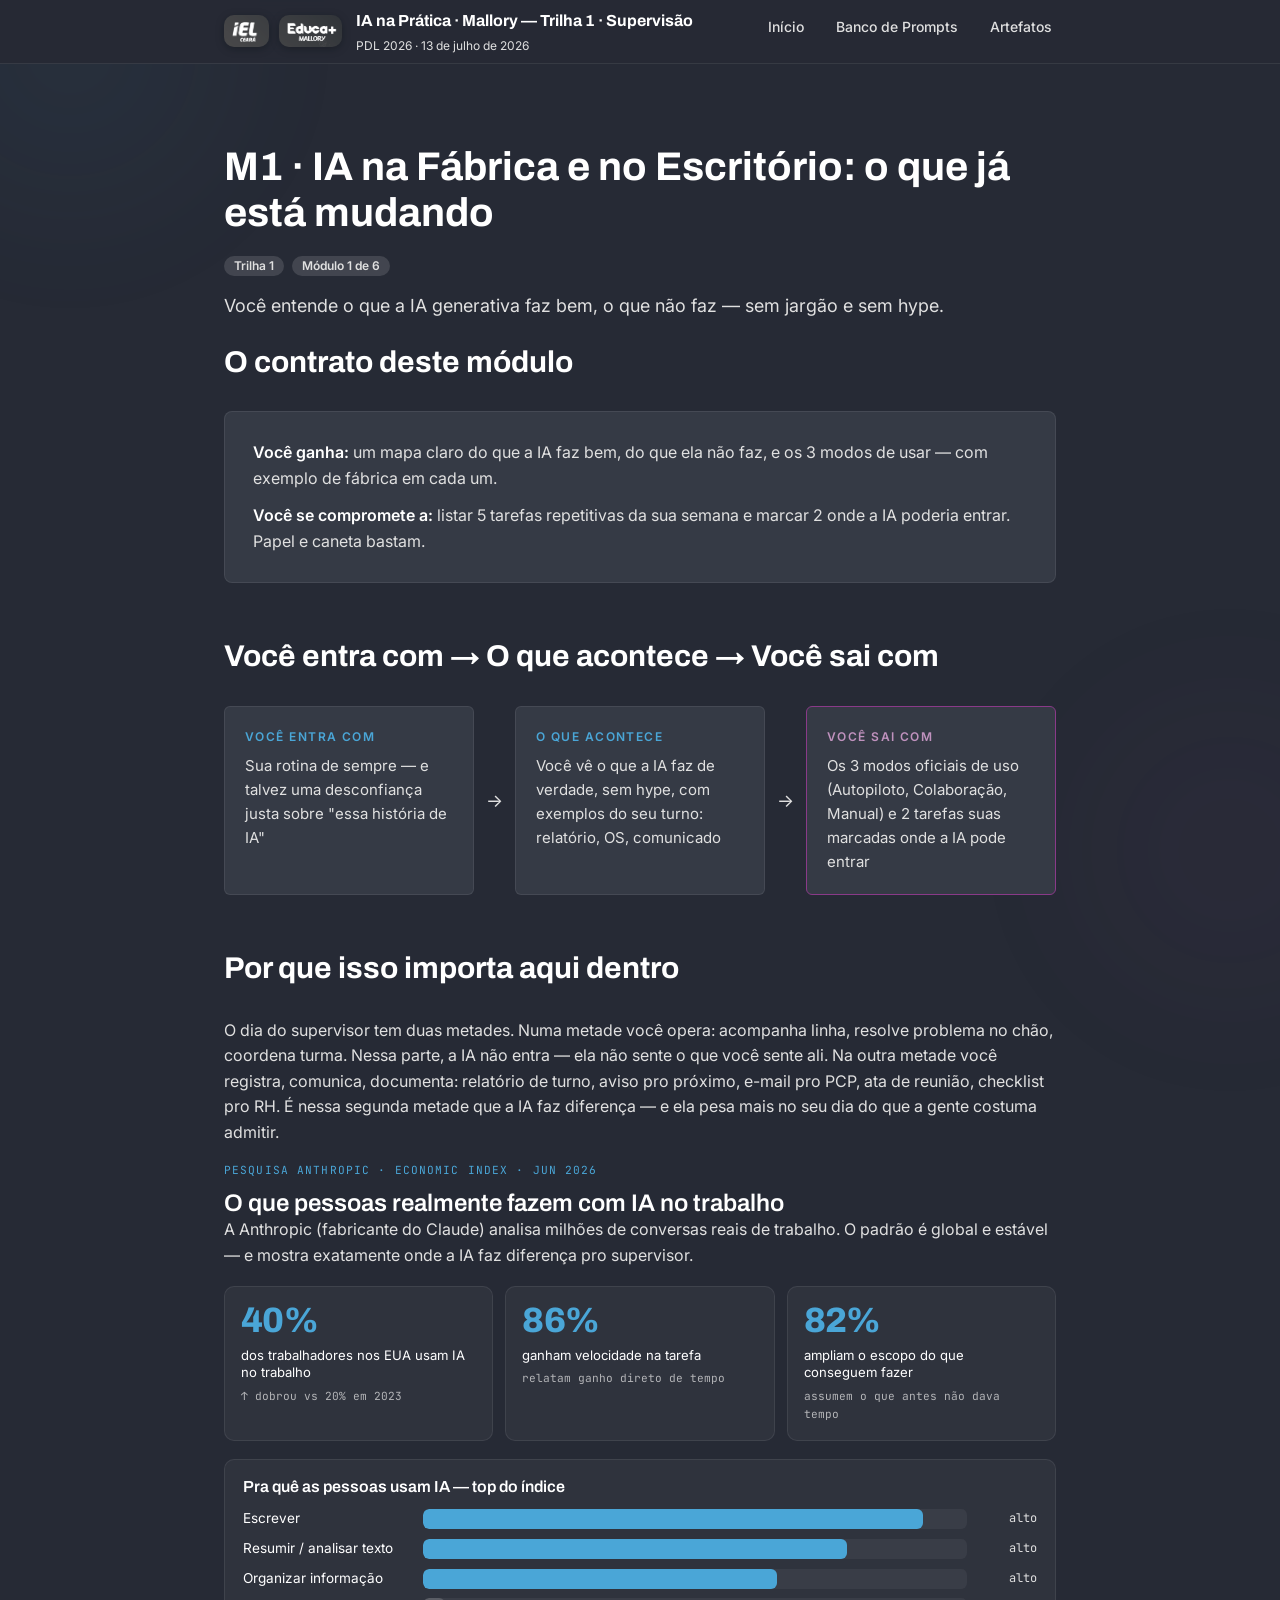
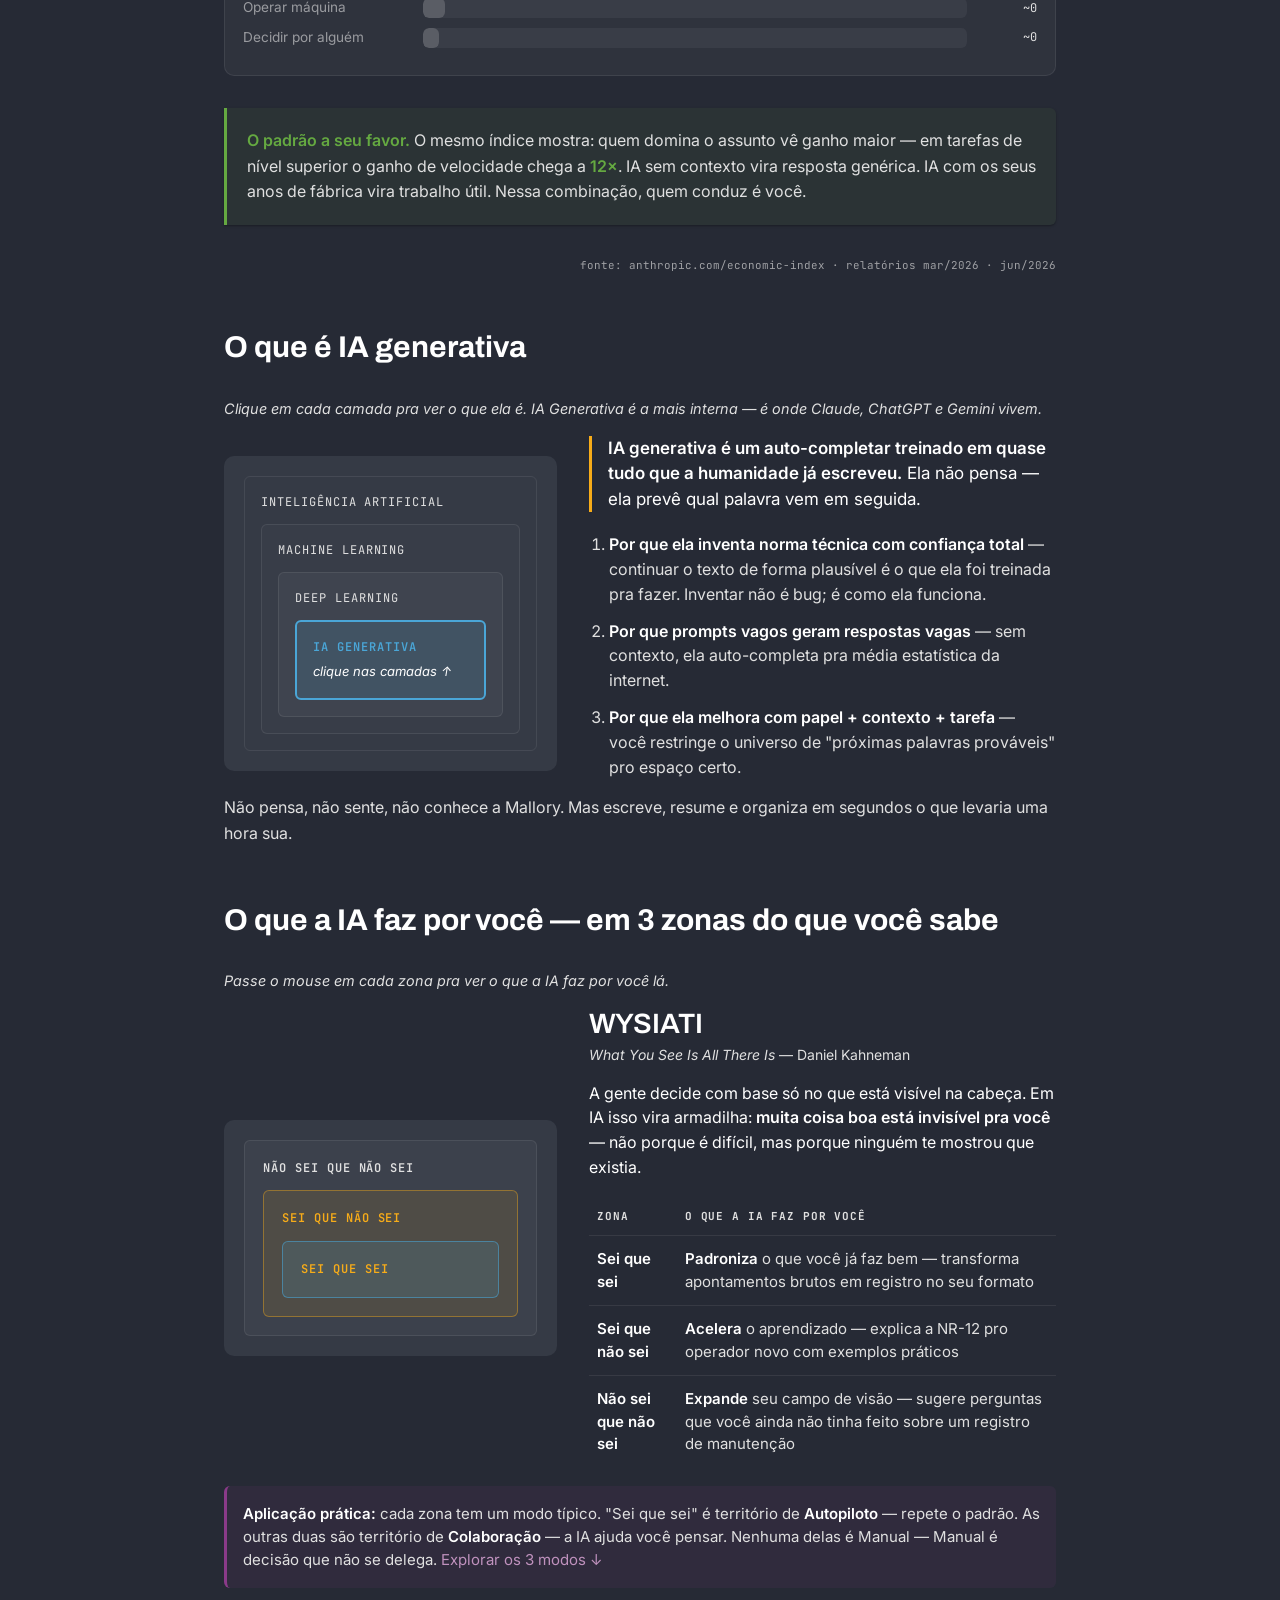
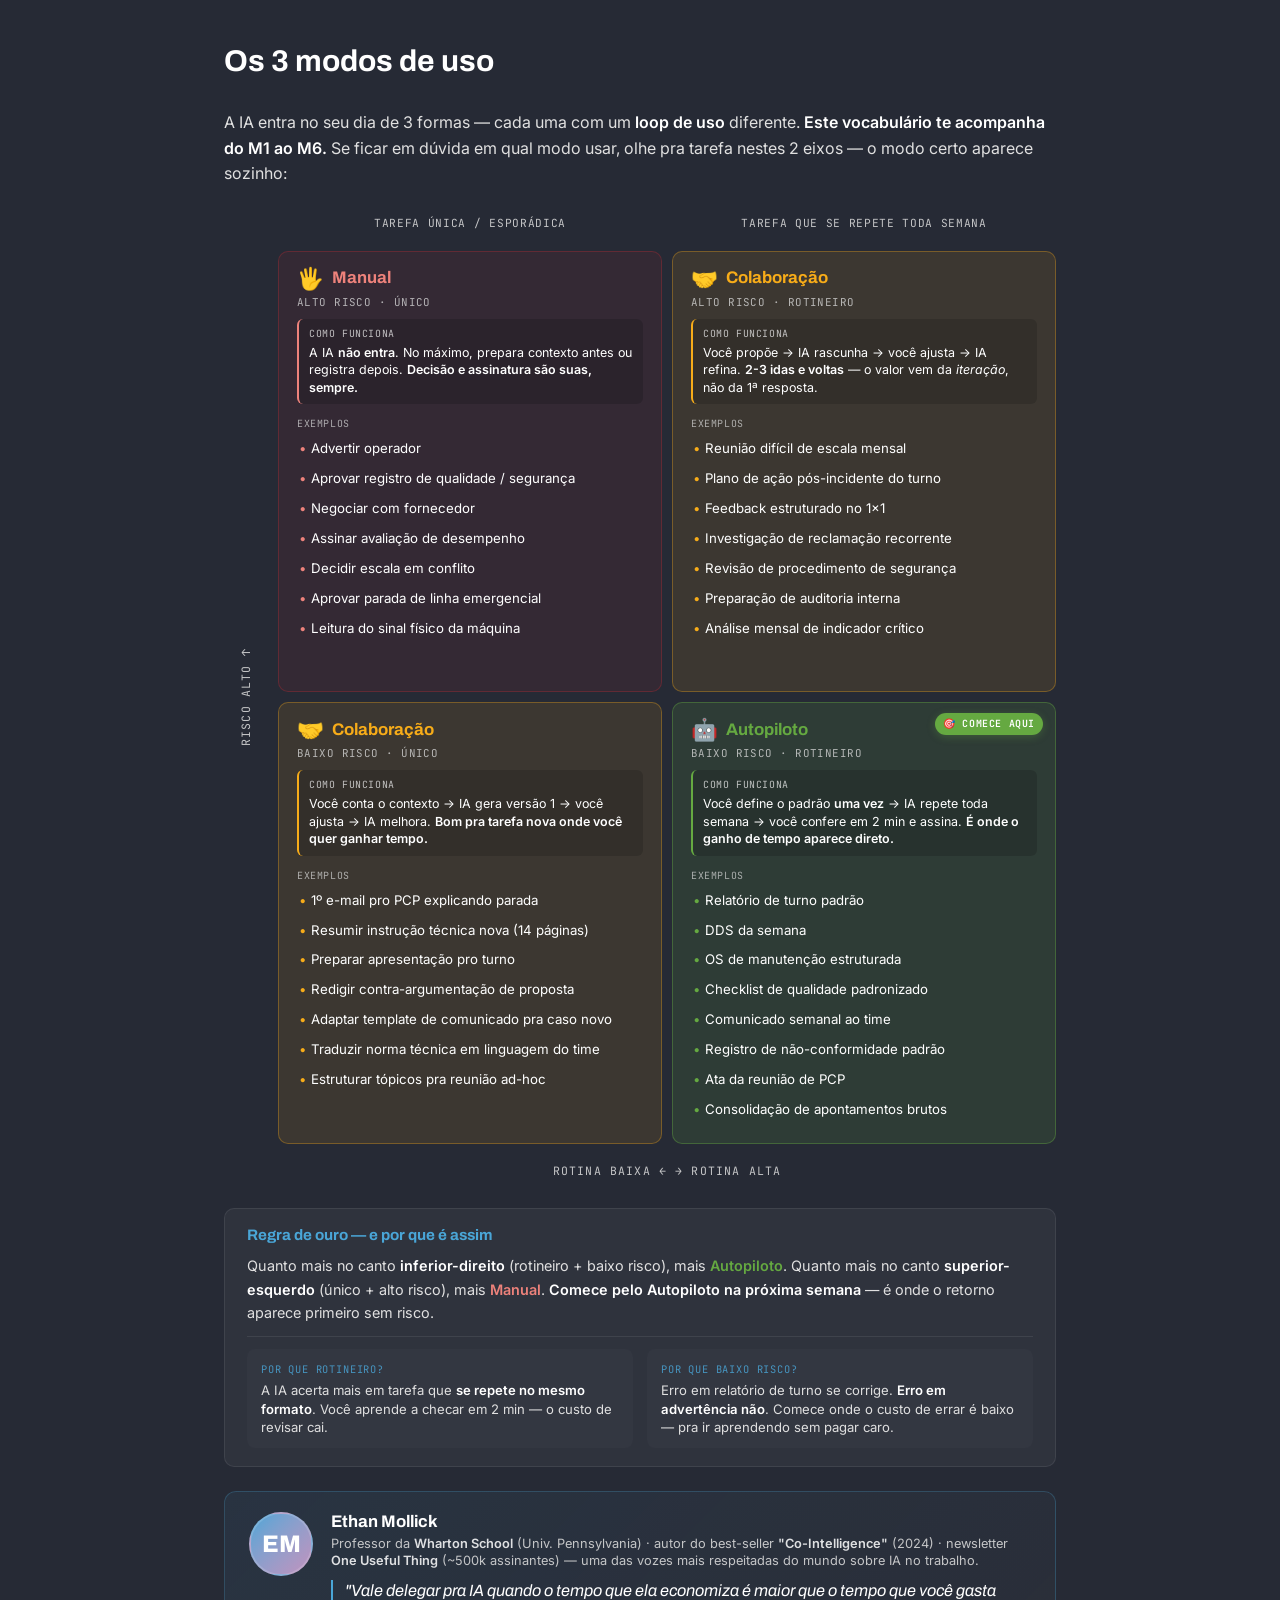
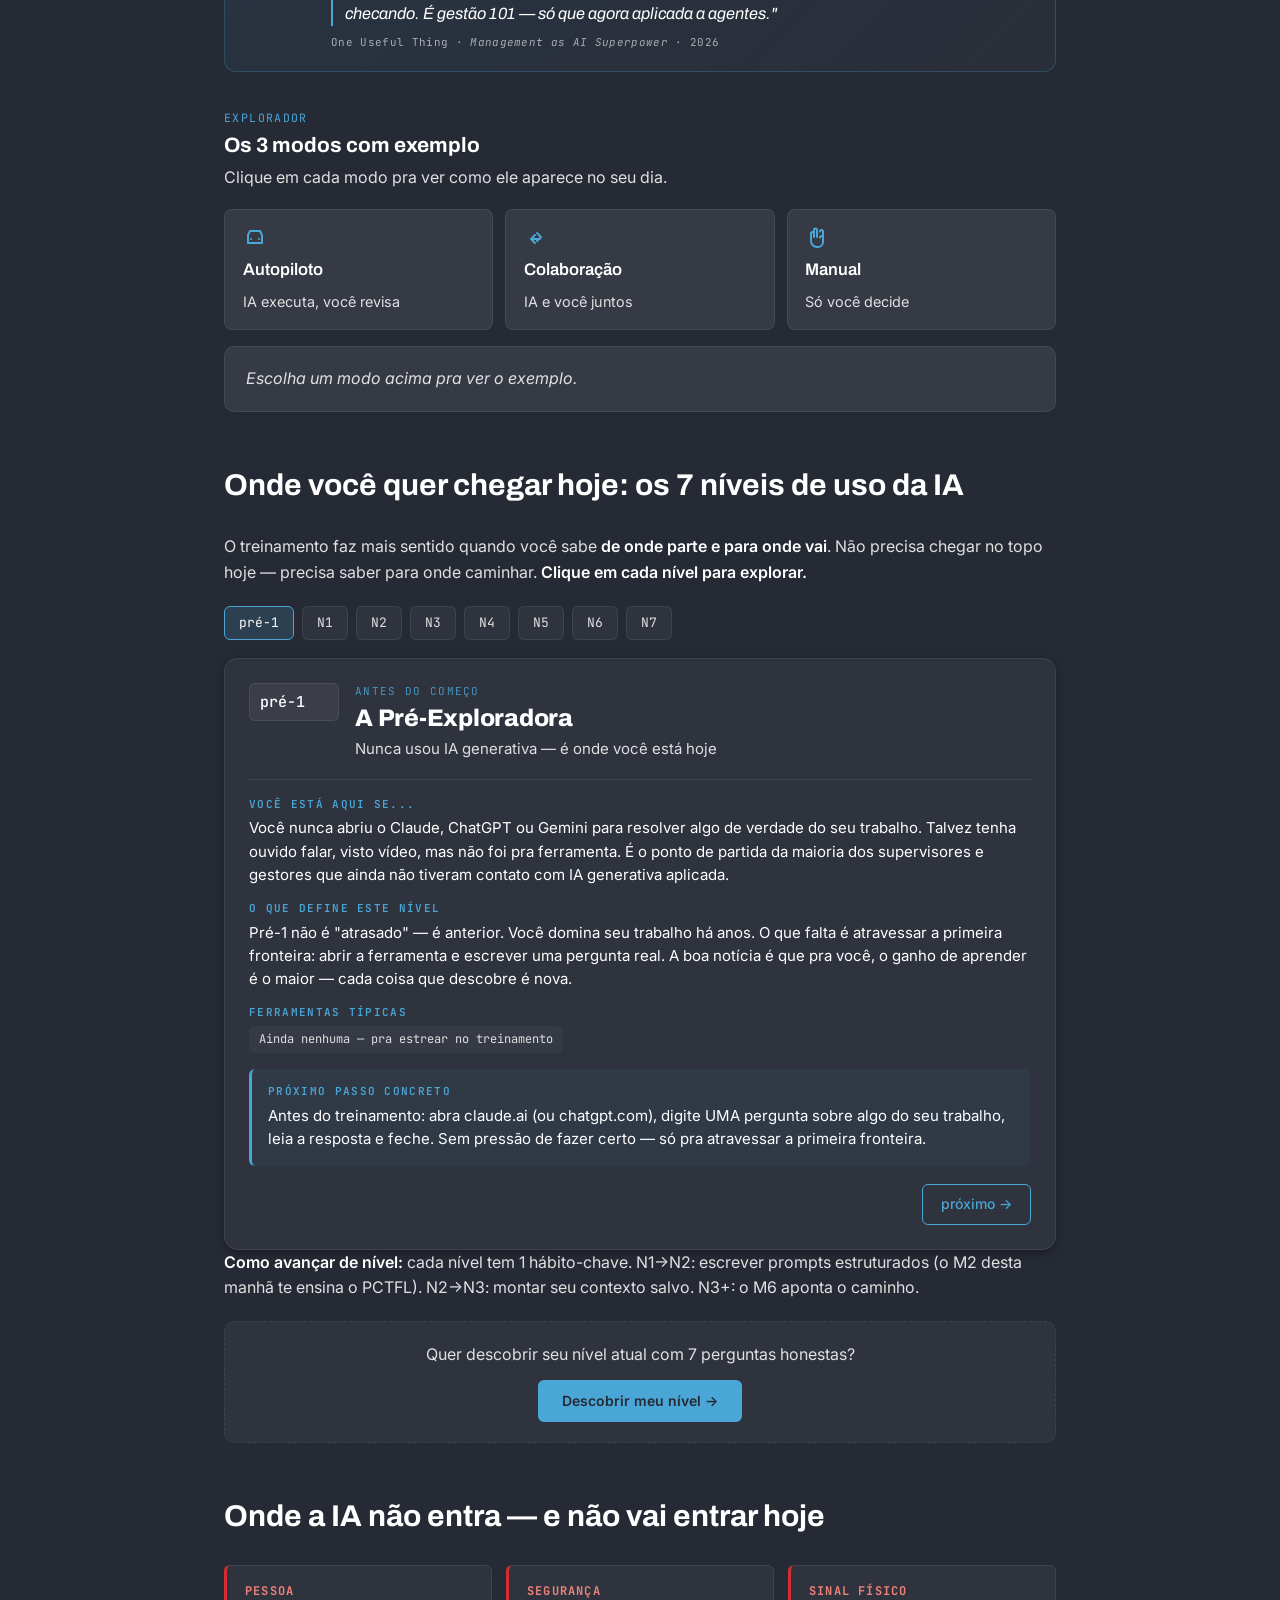
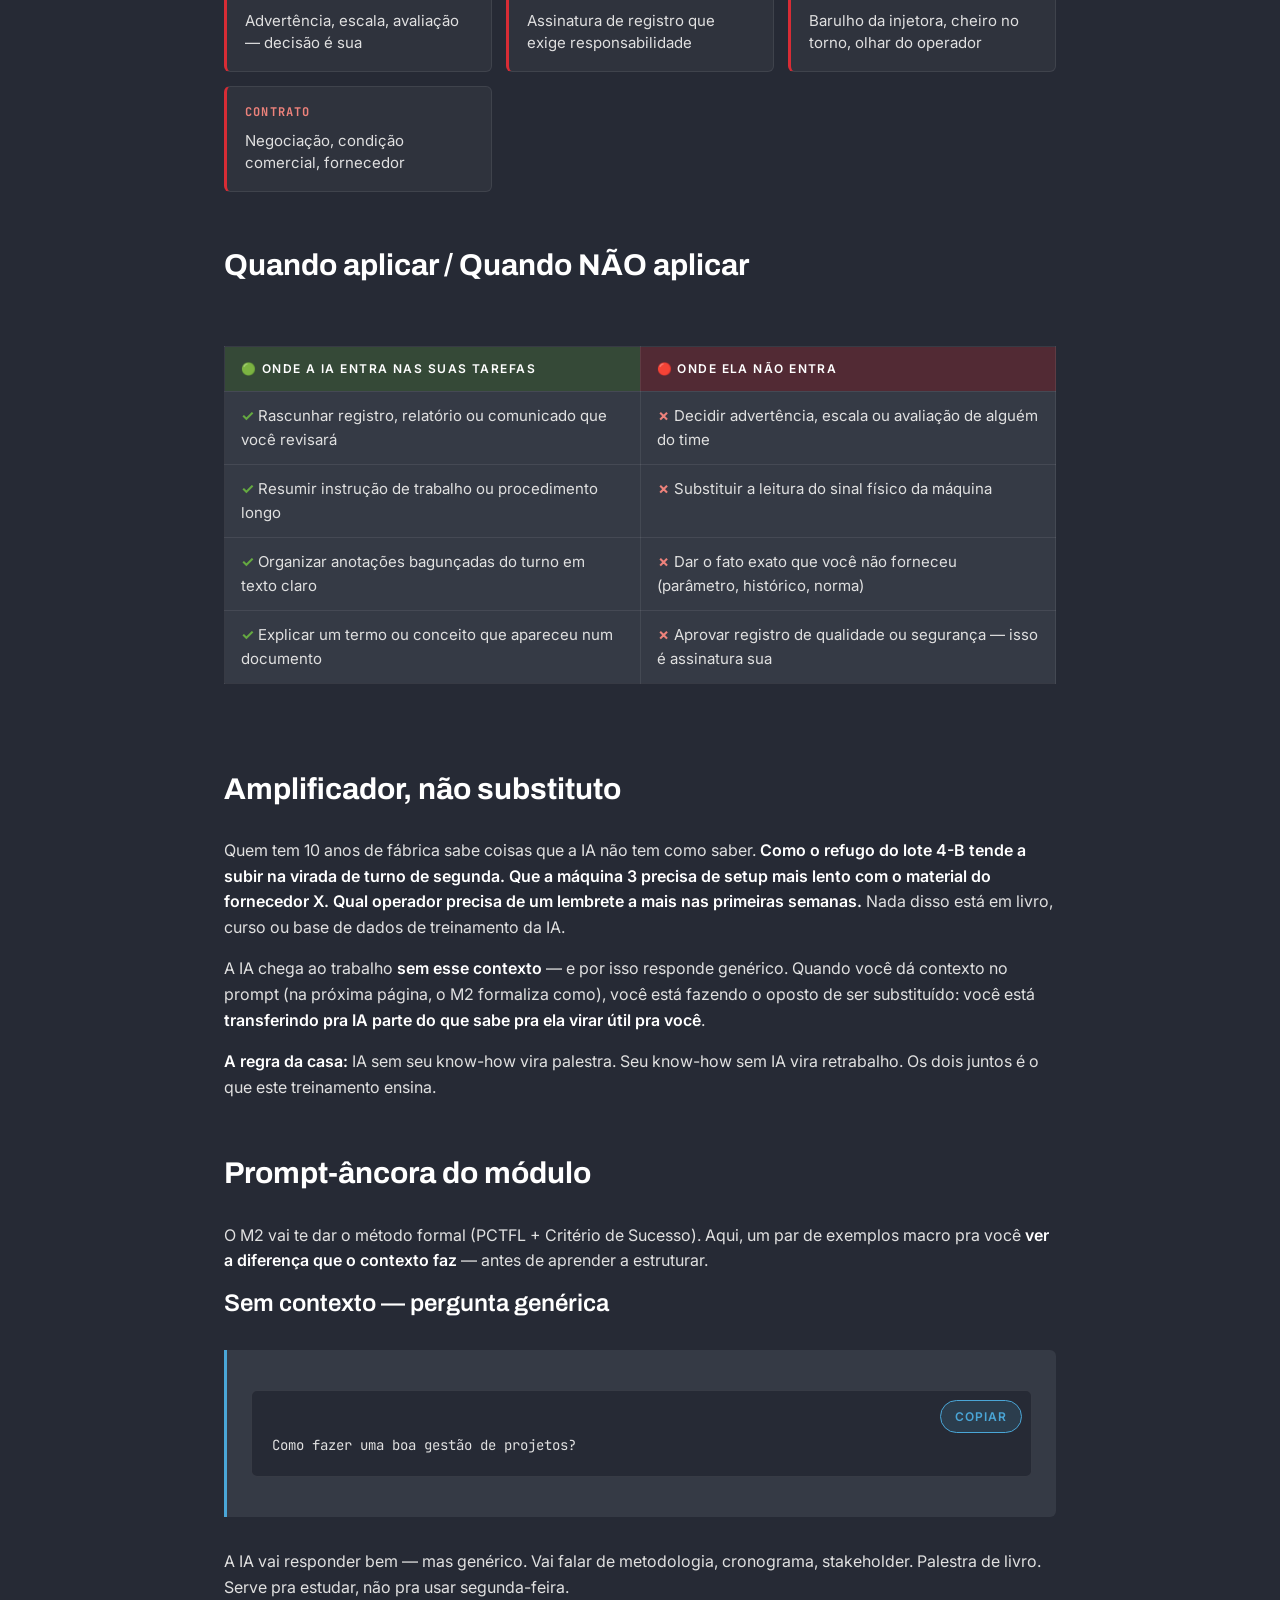
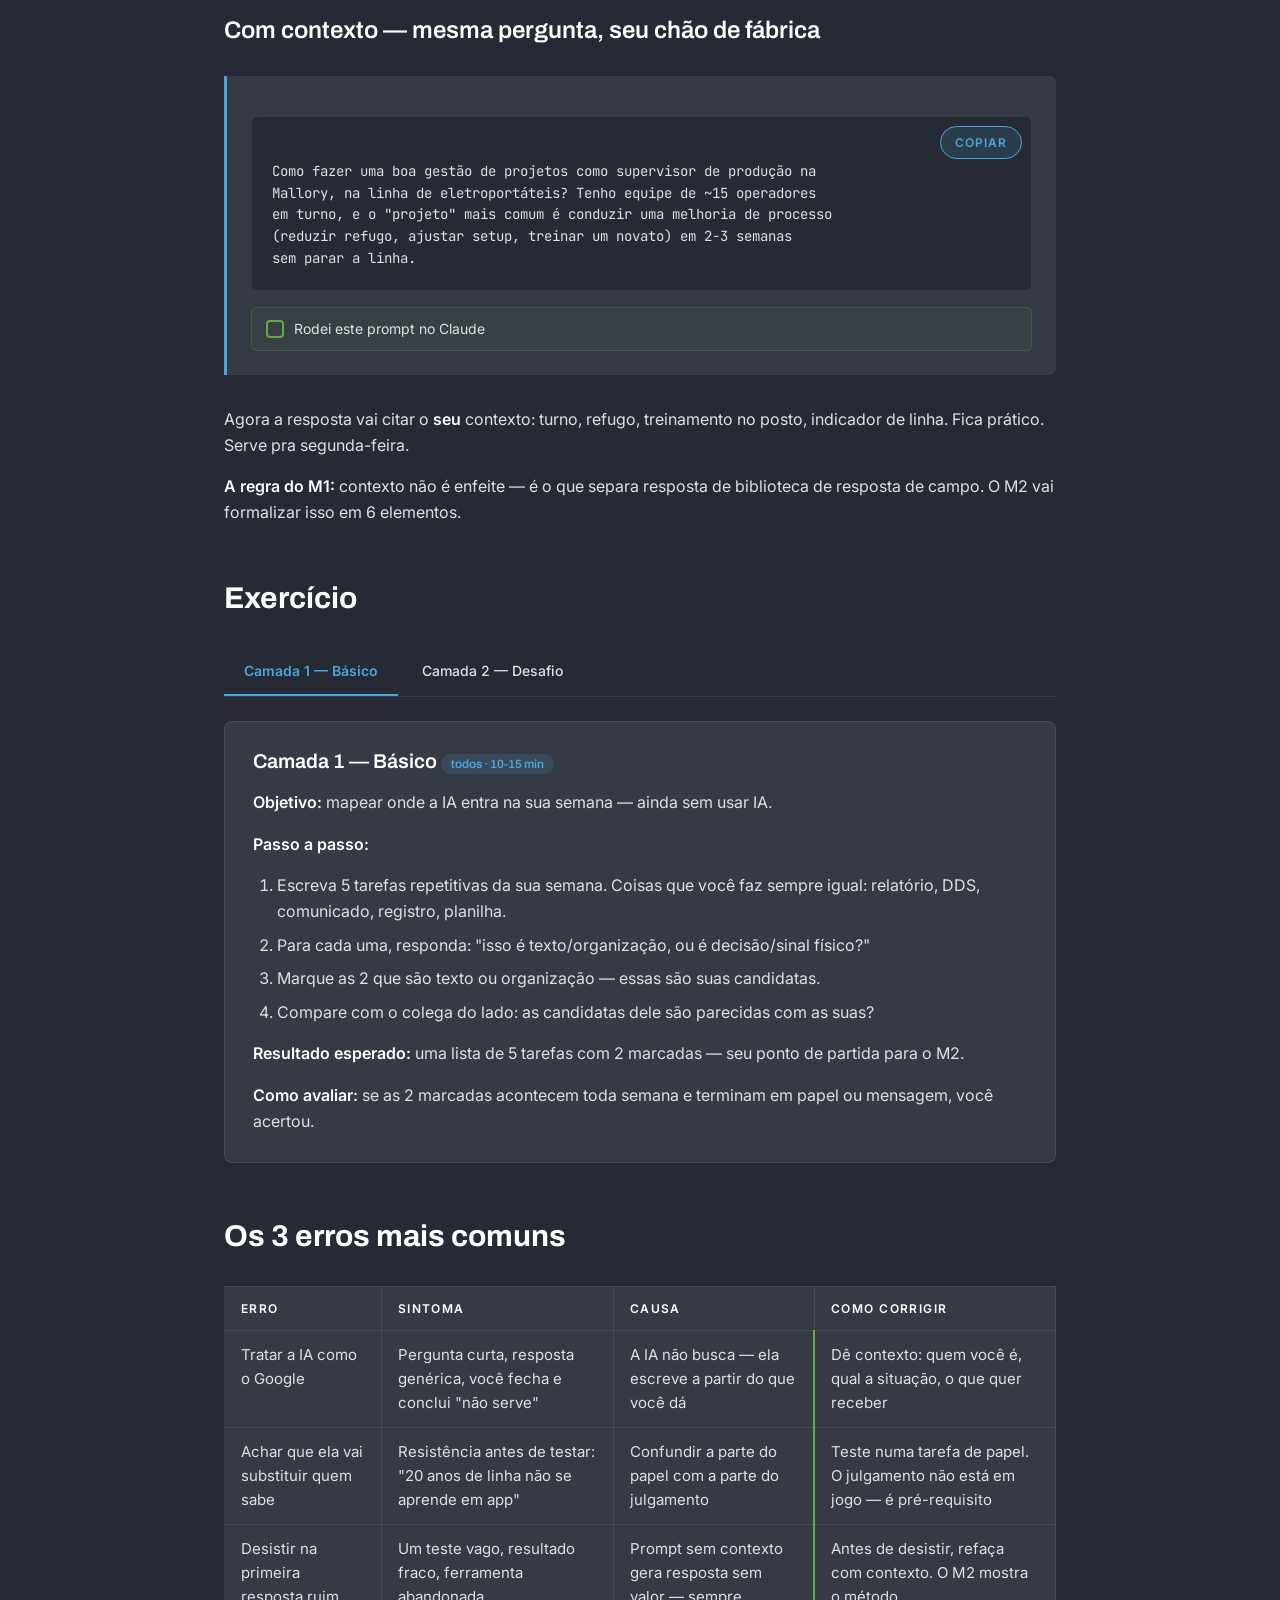
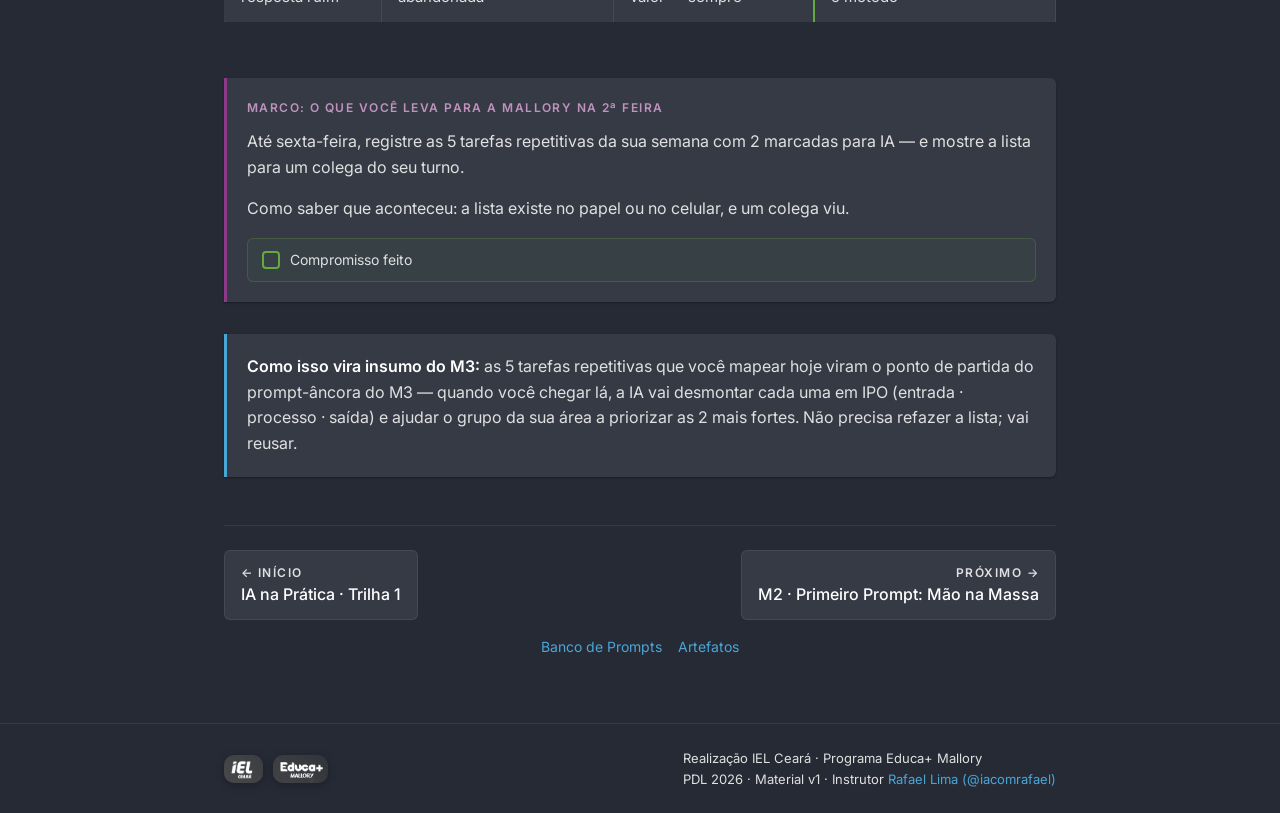
<file: m1/index.html>
<!DOCTYPE html>
<html lang="pt-BR">
<head>
  <meta charset="UTF-8">
  <meta name="viewport" content="width=device-width, initial-scale=1.0">
  <title>M1 · IA na Fábrica e no Escritório · Mallory PDL 2026</title>
  <link rel="preconnect" href="https://fonts.googleapis.com">
  <link rel="preconnect" href="https://fonts.gstatic.com" crossorigin>
  <link rel="stylesheet" href="https://fonts.googleapis.com/css2?family=Archivo:wght@600;700&family=Inter:wght@400;500;600&family=JetBrains+Mono:wght@400&display=swap">
  <link rel="stylesheet" href="../assets/style.css">
</head>
<body>

<div class="ambient-blob ambient-blob-blue" aria-hidden="true"></div>
<div class="ambient-blob ambient-blob-purple" aria-hidden="true"></div>

<header class="site-header">
  <div class="container">
    <div class="site-brand">
      <div class="site-logos">
        <img src="../assets/logos/iel-ceara.png" alt="IEL Ceará">
        <img src="../assets/logos/educa-mais-mallory.png" alt="Educa+ Mallory">
      </div>
      <div class="site-brand-text">
        <a href="../">IA na Prática · Mallory — Trilha 1 · Supervisão</a>
        <span class="site-meta">PDL 2026 · 13 de julho de 2026</span>
      </div>
    </div>
    <button class="nav-toggle" aria-expanded="false" aria-controls="site-nav">Menu</button>
    <nav class="site-nav" id="site-nav" aria-label="Navegação principal">
      <ul>
        <li><a href="../">Início</a></li>
        <li><a href="../banco-de-prompts/">Banco de Prompts</a></li>
        <li><a href="../artefatos/">Artefatos</a></li>
      </ul>
    </nav>
  </div>
</header>

<main>
  <div class="container">

    <section class="hero">
      <h1>M1 · IA na Fábrica e no Escritório: o que já está mudando</h1>
      <div class="page-meta">
        <span class="badge">Trilha 1</span>
        <span class="badge">Módulo 1 de 6</span>
      </div>
      <p class="lead">Você entende o que a IA generativa faz bem, o que não faz — sem jargão e sem hype.</p>
    </section>

    <section class="section">
      <h2>O contrato deste módulo</h2>
      <div class="contrato">
        <p><strong>Você ganha:</strong> um mapa claro do que a IA faz bem, do que ela não faz, e os 3 modos de usar — com exemplo de fábrica em cada um.</p>
        <p><strong>Você se compromete a:</strong> listar 5 tarefas repetitivas da sua semana e marcar 2 onde a IA poderia entrar. Papel e caneta bastam.</p>
      </div>
    </section>

    <section class="section">
      <h2>Você entra com → O que acontece → Você sai com</h2>
      <div class="timeline-3-tempos">
        <div class="tempo">
          <span class="tempo-label">Você entra com</span>
          <p>Sua rotina de sempre — e talvez uma desconfiança justa sobre "essa história de IA"</p>
        </div>
        <div class="tempo-arrow" aria-hidden="true">→</div>
        <div class="tempo">
          <span class="tempo-label">O que acontece</span>
          <p>Você vê o que a IA faz de verdade, sem hype, com exemplos do seu turno: relatório, OS, comunicado</p>
        </div>
        <div class="tempo-arrow" aria-hidden="true">→</div>
        <div class="tempo tempo-saida">
          <span class="tempo-label">Você sai com</span>
          <p>Os 3 modos oficiais de uso (Autopiloto, Colaboração, Manual) e 2 tarefas suas marcadas onde a IA pode entrar</p>
        </div>
      </div>
    </section>

    <section class="section">
      <h2>Por que isso importa aqui dentro</h2>
      <p>O dia do supervisor tem duas metades. Numa metade você opera: acompanha linha, resolve problema no chão, coordena turma. Nessa parte, a IA não entra — ela não sente o que você sente ali. Na outra metade você registra, comunica, documenta: relatório de turno, aviso pro próximo, e-mail pro PCP, ata de reunião, checklist pro RH. É nessa segunda metade que a IA faz diferença — e ela pesa mais no seu dia do que a gente costuma admitir.</p>
      <div class="aei-kicker">Pesquisa Anthropic · Economic Index · jun 2026</div>
      <h3>O que pessoas realmente fazem com IA no trabalho</h3>
      <p>A Anthropic (fabricante do Claude) analisa milhões de conversas reais de trabalho. O padrão é global e estável — e mostra exatamente onde a IA faz diferença pro supervisor.</p>

      <div class="aei-stats">
        <div class="aei-stat">
          <div class="aei-stat-n">40%</div>
          <div class="aei-stat-lbl">dos trabalhadores nos EUA usam IA no trabalho</div>
          <div class="aei-stat-cmp">↑ dobrou vs 20% em 2023</div>
        </div>
        <div class="aei-stat">
          <div class="aei-stat-n">86%</div>
          <div class="aei-stat-lbl">ganham velocidade na tarefa</div>
          <div class="aei-stat-cmp">relatam ganho direto de tempo</div>
        </div>
        <div class="aei-stat">
          <div class="aei-stat-n">82%</div>
          <div class="aei-stat-lbl">ampliam o escopo do que conseguem fazer</div>
          <div class="aei-stat-cmp">assumem o que antes não dava tempo</div>
        </div>
      </div>

      <div class="aei-bars">
        <h4>Pra quê as pessoas usam IA — top do índice</h4>
        <div class="aei-bar-row"><span class="aei-bar-name">Escrever</span><div class="aei-bar-track"><div class="aei-bar-fill" style="width:92%"></div></div><span class="aei-bar-val">alto</span></div>
        <div class="aei-bar-row"><span class="aei-bar-name">Resumir / analisar texto</span><div class="aei-bar-track"><div class="aei-bar-fill" style="width:78%"></div></div><span class="aei-bar-val">alto</span></div>
        <div class="aei-bar-row"><span class="aei-bar-name">Organizar informação</span><div class="aei-bar-track"><div class="aei-bar-fill" style="width:65%"></div></div><span class="aei-bar-val">alto</span></div>
        <div class="aei-bar-row aei-bar-dim"><span class="aei-bar-name">Operar máquina</span><div class="aei-bar-track"><div class="aei-bar-fill" style="width:4%"></div></div><span class="aei-bar-val">~0</span></div>
        <div class="aei-bar-row aei-bar-dim"><span class="aei-bar-name">Decidir por alguém</span><div class="aei-bar-track"><div class="aei-bar-fill" style="width:3%"></div></div><span class="aei-bar-val">~0</span></div>
      </div>

      <div class="callout callout-green">
        <p><strong>O padrão a seu favor.</strong> O mesmo índice mostra: quem domina o assunto vê ganho maior — em tarefas de nível superior o ganho de velocidade chega a <strong>12×</strong>. IA sem contexto vira resposta genérica. IA com os seus anos de fábrica vira trabalho útil. Nessa combinação, quem conduz é você.</p>
      </div>

      <p class="aei-source">fonte: anthropic.com/economic-index · relatórios mar/2026 · jun/2026</p>
    </section>

    <section class="section">
      <h2>O que é IA generativa</h2>
      <p class="matriz-instrucao">Clique em cada camada pra ver o que ela é. IA Generativa é a mais interna — é onde Claude, ChatGPT e Gemini vivem.</p>
      <div class="matriz-ia" role="group" aria-label="Matriz de conceitos">
        <div class="matriz-ia__caixas">
          <div class="caixa caixa-1" data-nivel="ia" role="button" tabindex="0" aria-pressed="false">
            <span class="caixa-label">Inteligência Artificial</span>
            <div class="caixa caixa-2" data-nivel="ml" role="button" tabindex="0" aria-pressed="false">
              <span class="caixa-label">Machine Learning</span>
              <div class="caixa caixa-3" data-nivel="dl" role="button" tabindex="0" aria-pressed="false">
                <span class="caixa-label">Deep Learning</span>
                <div class="caixa caixa-4 caixa-ativa" data-nivel="genai" role="button" tabindex="0" aria-pressed="true">
                  <span class="caixa-label">IA Generativa</span>
                  <span class="caixa-voce">clique nas camadas ↑</span>
                </div>
              </div>
            </div>
          </div>
        </div>
        <aside class="matriz-ia__legenda">
          <div class="legenda-bloco" data-nivel="ia" hidden>
            <p class="legenda-frase"><strong>Inteligência Artificial é o guarda-chuva.</strong> Qualquer sistema que imita comportamento inteligente entra aqui — regras, decisões automáticas, classificação.</p>
            <ul class="legenda-lista">
              <li>Existe desde os anos 50 — não é novidade; o que mudou foi a capacidade.</li>
              <li>Inclui coisas simples (filtro anti-spam com regras) e complexas (carro autônomo).</li>
              <li>IA generativa é uma fatia pequena — a que virou hype recente.</li>
            </ul>
          </div>
          <div class="legenda-bloco" data-nivel="ml" hidden>
            <p class="legenda-frase"><strong>Machine Learning é a máquina que aprende com exemplos, sem receita fixa.</strong> Você mostra 10 mil casos, ela extrai o padrão sozinha.</p>
            <ul class="legenda-lista">
              <li>Recomendação de filme, filtro de spam, previsão de venda — tudo isso é ML.</li>
              <li>Precisa de dados. Sem dados bons, não aprende bem.</li>
              <li>Não gera texto novo — prevê categoria ou número.</li>
            </ul>
          </div>
          <div class="legenda-bloco" data-nivel="dl" hidden>
            <p class="legenda-frase"><strong>Deep Learning é ML com redes neurais profundas</strong> — camadas empilhadas que aprendem representações complexas do dado.</p>
            <ul class="legenda-lista">
              <li>Reconhecimento de imagem, tradução automática, voz-pra-texto.</li>
              <li>Precisa de muito mais dado e computador que ML clássico.</li>
              <li>É a base técnica que tornou a IA generativa viável.</li>
            </ul>
          </div>
          <div class="legenda-bloco" data-nivel="genai">
            <p class="legenda-frase"><strong>IA generativa é um auto-completar treinado em quase tudo que a humanidade já escreveu.</strong> Ela não pensa — ela prevê qual palavra vem em seguida.</p>
            <ol class="legenda-lista">
              <li><strong>Por que ela inventa norma técnica com confiança total</strong> — continuar o texto de forma plausível é o que ela foi treinada pra fazer. Inventar não é bug; é como ela funciona.</li>
              <li><strong>Por que prompts vagos geram respostas vagas</strong> — sem contexto, ela auto-completa pra média estatística da internet.</li>
              <li><strong>Por que ela melhora com papel + contexto + tarefa</strong> — você restringe o universo de "próximas palavras prováveis" pro espaço certo.</li>
            </ol>
          </div>
        </aside>
      </div>
      <p>Não pensa, não sente, não conhece a Mallory. Mas escreve, resume e organiza em segundos o que levaria uma hora sua.</p>
    </section>

    <section class="section" aria-label="WYSIATI e as 3 zonas do que você sabe">
      <h2>O que a IA faz por você — em 3 zonas do que você sabe</h2>
      <p class="wysiati-instrucao">Passe o mouse em cada zona pra ver o que a IA faz por você lá.</p>
      <div class="wysiati" role="group" aria-label="3 zonas do conhecimento">
        <div class="wysiati__caixas" aria-hidden="true">
          <div class="zona zona-3">
            <span class="zona-label">Não sei que não sei</span>
            <div class="zona zona-2">
              <span class="zona-label">Sei que não sei</span>
              <div class="zona zona-1">
                <span class="zona-label">Sei que sei</span>
              </div>
            </div>
          </div>
        </div>
        <aside class="wysiati__legenda">
          <h3 class="wysiati__titulo">WYSIATI</h3>
          <p class="wysiati__origem"><em>What You See Is All There Is</em> — Daniel Kahneman</p>
          <p class="wysiati__intro">A gente decide com base só no que está visível na cabeça. Em IA isso vira armadilha: <strong>muita coisa boa está invisível pra você</strong> — não porque é difícil, mas porque ninguém te mostrou que existia.</p>
          <table class="wysiati__tabela">
            <thead>
              <tr><th>Zona</th><th>O que a IA faz por você</th></tr>
            </thead>
            <tbody>
              <tr data-zona="1">
                <td><strong>Sei que sei</strong></td>
                <td><strong>Padroniza</strong> o que você já faz bem — transforma apontamentos brutos em registro no seu formato</td>
              </tr>
              <tr data-zona="2">
                <td><strong>Sei que não sei</strong></td>
                <td><strong>Acelera</strong> o aprendizado — explica a NR-12 pro operador novo com exemplos práticos</td>
              </tr>
              <tr data-zona="3">
                <td><strong>Não sei que não sei</strong></td>
                <td><strong>Expande</strong> seu campo de visão — sugere perguntas que você ainda não tinha feito sobre um registro de manutenção</td>
              </tr>
            </tbody>
          </table>
        </aside>
      </div>
      <p class="wysiati-conexao"><strong>Aplicação prática:</strong> cada zona tem um modo típico. "Sei que sei" é território de <strong>Autopiloto</strong> — repete o padrão. As outras duas são território de <strong>Colaboração</strong> — a IA ajuda você pensar. Nenhuma delas é Manual — Manual é decisão que não se delega. <a href="#modos-explorador">Explorar os 3 modos ↓</a></p>
    </section>

    <section class="section">
      <h2>Os 3 modos de uso</h2>
      <p>A IA entra no seu dia de 3 formas — cada uma com um <strong>loop de uso</strong> diferente. <strong>Este vocabulário te acompanha do M1 ao M6.</strong> Se ficar em dúvida em qual modo usar, olhe pra tarefa nestes 2 eixos — o modo certo aparece sozinho:</p>

      <div class="modos-matriz" role="table" aria-label="Matriz 3 modos: risco × rotina">
        <div class="modos-col-hdr" role="columnheader">Tarefa única / esporádica</div>
        <div class="modos-col-hdr modos-col-hdr-2" role="columnheader">Tarefa que se repete toda semana</div>
        <div class="modos-yaxis">Risco alto ↑</div>

        <div class="modos-cell modos-cell-manual modos-cell-tl" role="cell">
          <div class="modos-cell-head"><span class="modos-cell-emoji">🖐</span><span class="modos-cell-mode">Manual</span></div>
          <div class="modos-cell-sub">Alto risco · único</div>
          <div class="modos-cell-loop"><span class="modos-cell-loop-lbl">Como funciona</span>A IA <strong>não entra</strong>. No máximo, prepara contexto antes ou registra depois. <strong>Decisão e assinatura são suas, sempre.</strong></div>
          <div class="modos-cell-examples-lbl">Exemplos</div>
          <ul class="modos-cell-examples">
            <li>Advertir operador</li>
            <li>Aprovar registro de qualidade / segurança</li>
            <li>Negociar com fornecedor</li>
            <li>Assinar avaliação de desempenho</li>
            <li>Decidir escala em conflito</li>
            <li>Aprovar parada de linha emergencial</li>
            <li>Leitura do sinal físico da máquina</li>
          </ul>
        </div>

        <div class="modos-cell modos-cell-colab modos-cell-tr" role="cell">
          <div class="modos-cell-head"><span class="modos-cell-emoji">🤝</span><span class="modos-cell-mode">Colaboração</span></div>
          <div class="modos-cell-sub">Alto risco · rotineiro</div>
          <div class="modos-cell-loop"><span class="modos-cell-loop-lbl">Como funciona</span>Você propõe → IA rascunha → você ajusta → IA refina. <strong>2-3 idas e voltas</strong> — o valor vem da <em>iteração</em>, não da 1ª resposta.</div>
          <div class="modos-cell-examples-lbl">Exemplos</div>
          <ul class="modos-cell-examples">
            <li>Reunião difícil de escala mensal</li>
            <li>Plano de ação pós-incidente do turno</li>
            <li>Feedback estruturado no 1×1</li>
            <li>Investigação de reclamação recorrente</li>
            <li>Revisão de procedimento de segurança</li>
            <li>Preparação de auditoria interna</li>
            <li>Análise mensal de indicador crítico</li>
          </ul>
        </div>

        <div class="modos-cell modos-cell-colab modos-cell-bl" role="cell">
          <div class="modos-cell-head"><span class="modos-cell-emoji">🤝</span><span class="modos-cell-mode">Colaboração</span></div>
          <div class="modos-cell-sub">Baixo risco · único</div>
          <div class="modos-cell-loop"><span class="modos-cell-loop-lbl">Como funciona</span>Você conta o contexto → IA gera versão 1 → você ajusta → IA melhora. <strong>Bom pra tarefa nova onde você quer ganhar tempo.</strong></div>
          <div class="modos-cell-examples-lbl">Exemplos</div>
          <ul class="modos-cell-examples">
            <li>1º e-mail pro PCP explicando parada</li>
            <li>Resumir instrução técnica nova (14 páginas)</li>
            <li>Preparar apresentação pro turno</li>
            <li>Redigir contra-argumentação de proposta</li>
            <li>Adaptar template de comunicado pra caso novo</li>
            <li>Traduzir norma técnica em linguagem do time</li>
            <li>Estruturar tópicos pra reunião ad-hoc</li>
          </ul>
        </div>

        <div class="modos-cell modos-cell-auto modos-cell-br" role="cell">
          <span class="modos-badge-comece">🎯 comece aqui</span>
          <div class="modos-cell-head"><span class="modos-cell-emoji">🤖</span><span class="modos-cell-mode">Autopiloto</span></div>
          <div class="modos-cell-sub">Baixo risco · rotineiro</div>
          <div class="modos-cell-loop"><span class="modos-cell-loop-lbl">Como funciona</span>Você define o padrão <strong>uma vez</strong> → IA repete toda semana → você confere em 2 min e assina. <strong>É onde o ganho de tempo aparece direto.</strong></div>
          <div class="modos-cell-examples-lbl">Exemplos</div>
          <ul class="modos-cell-examples">
            <li>Relatório de turno padrão</li>
            <li>DDS da semana</li>
            <li>OS de manutenção estruturada</li>
            <li>Checklist de qualidade padronizado</li>
            <li>Comunicado semanal ao time</li>
            <li>Registro de não-conformidade padrão</li>
            <li>Ata da reunião de PCP</li>
            <li>Consolidação de apontamentos brutos</li>
          </ul>
        </div>

        <div class="modos-xaxis">Rotina baixa ← → Rotina alta</div>
      </div>

      <div class="modos-regra">
        <h4>Regra de ouro — e por que é assim</h4>
        <p>Quanto mais no canto <strong>inferior-direito</strong> (rotineiro + baixo risco), mais <strong class="modos-strong-green">Autopiloto</strong>. Quanto mais no canto <strong>superior-esquerdo</strong> (único + alto risco), mais <strong class="modos-strong-red">Manual</strong>. <strong>Comece pelo Autopiloto na próxima semana</strong> — é onde o retorno aparece primeiro sem risco.</p>
        <div class="modos-porque">
          <div class="modos-por"><div class="modos-por-num">Por que rotineiro?</div><div class="modos-por-txt">A IA acerta mais em tarefa que <strong>se repete no mesmo formato</strong>. Você aprende a checar em 2 min — o custo de revisar cai.</div></div>
          <div class="modos-por"><div class="modos-por-num">Por que baixo risco?</div><div class="modos-por-txt">Erro em relatório de turno se corrige. <strong>Erro em advertência não</strong>. Comece onde o custo de errar é baixo — pra ir aprendendo sem pagar caro.</div></div>
        </div>
      </div>

      <div class="modos-autoridade">
        <div class="modos-autoridade-avatar" aria-hidden="true">EM</div>
        <div class="modos-autoridade-content">
          <div class="modos-autoridade-name">Ethan Mollick</div>
          <div class="modos-autoridade-cred">Professor da <strong>Wharton School</strong> (Univ. Pennsylvania) · autor do best-seller <strong>"Co-Intelligence"</strong> (2024) · newsletter <strong>One Useful Thing</strong> (~500k assinantes) — uma das vozes mais respeitadas do mundo sobre IA no trabalho.</div>
          <blockquote class="modos-autoridade-quote">"Vale delegar pra IA quando o tempo que ela economiza é maior que o tempo que você gasta checando. É gestão 101 — só que agora aplicada a agentes."</blockquote>
          <div class="modos-autoridade-source">One Useful Thing · <em>Management as AI Superpower</em> · 2026</div>
        </div>
      </div>

      <div class="modos-explorador" id="modos-explorador" data-trilha="t1" aria-label="Explorador dos 3 modos">
        <div class="explorador-header">
          <span class="explorador-kicker">EXPLORADOR</span>
          <h3>Os 3 modos com exemplo</h3>
          <p>Clique em cada modo pra ver como ele aparece no seu dia.</p>
        </div>
        <div class="explorador-cards">
          <button class="explorador-card" data-modo="autopiloto" type="button" aria-pressed="false">
            <span class="explorador-icon" aria-hidden="true"><svg viewBox="0 0 24 24" width="24" height="24" fill="none" stroke="currentColor" stroke-width="2" stroke-linecap="round" stroke-linejoin="round"><path d="M7 17h10M5 17V9l2-4h10l2 4v8M5 17h2M17 17h2M8 13h.01M16 13h.01"/></svg></span>
            <span class="explorador-nome">Autopiloto</span>
            <span class="explorador-desc">IA executa, você revisa</span>
          </button>
          <button class="explorador-card" data-modo="colaboracao" type="button" aria-pressed="false">
            <span class="explorador-icon" aria-hidden="true"><svg viewBox="0 0 24 24" width="24" height="24" fill="none" stroke="currentColor" stroke-width="2" stroke-linecap="round" stroke-linejoin="round"><path d="M11 17l-4-4 4-4M13 7l4 4-4 4M8 13h8"/></svg></span>
            <span class="explorador-nome">Colaboração</span>
            <span class="explorador-desc">IA e você juntos</span>
          </button>
          <button class="explorador-card" data-modo="manual" type="button" aria-pressed="false">
            <span class="explorador-icon" aria-hidden="true"><svg viewBox="0 0 24 24" width="24" height="24" fill="none" stroke="currentColor" stroke-width="2" stroke-linecap="round" stroke-linejoin="round"><path d="M9 11V4a1.5 1.5 0 013 0v7M9 11V7.5a1.5 1.5 0 00-3 0V15a6 6 0 006 6h1a5 5 0 005-5v-4.5a1.5 1.5 0 00-3 0M12 4v7M15 5.5a1.5 1.5 0 013 0V11"/></svg></span>
            <span class="explorador-nome">Manual</span>
            <span class="explorador-desc">Só você decide</span>
          </button>
        </div>
        <div class="explorador-painel" id="explorador-painel" aria-live="polite">
          <p class="explorador-vazio">Escolha um modo acima pra ver o exemplo.</p>
        </div>
      </div>

    </section>

    <section class="section">
      <h2>Onde você quer chegar hoje: os 7 níveis de uso da IA</h2>
      <p>O treinamento faz mais sentido quando você sabe <strong>de onde parte e para onde vai</strong>. Não precisa chegar no topo hoje — precisa saber para onde caminhar. <strong>Clique em cada nível para explorar.</strong></p>
      <div class="niveis-explorer" aria-label="Os 7 níveis de uso da IA">
        <div class="niveis-tabs" role="tablist">
          <button class="nivel-tab active" role="tab" aria-selected="true" data-nivel="pre-1">pré-1</button>
          <button class="nivel-tab" role="tab" aria-selected="false" data-nivel="N1">N1</button>
          <button class="nivel-tab" role="tab" aria-selected="false" data-nivel="N2">N2</button>
          <button class="nivel-tab" role="tab" aria-selected="false" data-nivel="N3">N3</button>
          <button class="nivel-tab" role="tab" aria-selected="false" data-nivel="N4">N4</button>
          <button class="nivel-tab" role="tab" aria-selected="false" data-nivel="N5">N5</button>
          <button class="nivel-tab" role="tab" aria-selected="false" data-nivel="N6">N6</button>
          <button class="nivel-tab" role="tab" aria-selected="false" data-nivel="N7">N7</button>
        </div>
        <div class="nivel-card" role="tabpanel" id="nivel-card"></div>
      </div>
      <p><strong>Como avançar de nível:</strong> cada nível tem 1 hábito-chave. N1→N2: escrever prompts estruturados (o M2 desta manhã te ensina o PCTFL). N2→N3: montar seu contexto salvo. N3+: o M6 aponta o caminho.</p>
      <div class="autodiagnostico-cta">
        <p>Quer descobrir seu nível atual com 7 perguntas honestas?</p>
        <button class="btn-primary" id="abrir-autodiagnostico" type="button">Descobrir meu nível →</button>
      </div>
    </section>

    <div class="autodiagnostico-modal" id="autodiagnostico-modal" role="dialog" aria-modal="true" aria-labelledby="ad-modal-titulo" hidden>
      <div class="modal-backdrop" data-close></div>
      <div class="modal-content">
        <h2 id="ad-modal-titulo" style="position:absolute;width:1px;height:1px;overflow:hidden;clip:rect(0,0,0,0);">Autodiagnóstico dos 7 níveis</h2>
        <button class="modal-close" data-close aria-label="Fechar">✕</button>
        <iframe src="../artefatos/autodiagnostico-7-niveis.html" title="Autodiagnóstico dos 7 níveis" loading="lazy"></iframe>
      </div>
    </div>

    <section class="section">
      <h2>Onde a IA não entra — e não vai entrar hoje</h2>
      <div class="nao-entra-grid">
        <div class="nao-entra-card">
          <span class="nao-entra-label">Pessoa</span>
          <p class="nao-entra-texto">Advertência, escala, avaliação — decisão é sua</p>
        </div>
        <div class="nao-entra-card">
          <span class="nao-entra-label">Segurança</span>
          <p class="nao-entra-texto">Assinatura de registro que exige responsabilidade</p>
        </div>
        <div class="nao-entra-card">
          <span class="nao-entra-label">Sinal físico</span>
          <p class="nao-entra-texto">Barulho da injetora, cheiro no torno, olhar do operador</p>
        </div>
        <div class="nao-entra-card">
          <span class="nao-entra-label">Contrato</span>
          <p class="nao-entra-texto">Negociação, condição comercial, fornecedor</p>
        </div>
      </div>
    </section>

    <section class="section">
      <h2>Quando aplicar / Quando NÃO aplicar</h2>
      <div class="table-wrap">
        <table class="table-aplicar">
          <thead>
            <tr>
              <th>🟢 Onde a IA entra nas suas tarefas</th>
              <th>🔴 Onde ela não entra</th>
            </tr>
          </thead>
          <tbody>
            <tr>
              <td>Rascunhar registro, relatório ou comunicado que você revisará</td>
              <td>Decidir advertência, escala ou avaliação de alguém do time</td>
            </tr>
            <tr>
              <td>Resumir instrução de trabalho ou procedimento longo</td>
              <td>Substituir a leitura do sinal físico da máquina</td>
            </tr>
            <tr>
              <td>Organizar anotações bagunçadas do turno em texto claro</td>
              <td>Dar o fato exato que você não forneceu (parâmetro, histórico, norma)</td>
            </tr>
            <tr>
              <td>Explicar um termo ou conceito que apareceu num documento</td>
              <td>Aprovar registro de qualidade ou segurança — isso é assinatura sua</td>
            </tr>
          </tbody>
        </table>
      </div>
    </section>

    <section class="section">
      <h2>Amplificador, não substituto</h2>
      <p>Quem tem 10 anos de fábrica sabe coisas que a IA não tem como saber. <strong>Como o refugo do lote 4-B tende a subir na virada de turno de segunda.</strong> <strong>Que a máquina 3 precisa de setup mais lento com o material do fornecedor X.</strong> <strong>Qual operador precisa de um lembrete a mais nas primeiras semanas.</strong> Nada disso está em livro, curso ou base de dados de treinamento da IA.</p>
      <p>A IA chega ao trabalho <strong>sem esse contexto</strong> — e por isso responde genérico. Quando você dá contexto no prompt (na próxima página, o M2 formaliza como), você está fazendo o oposto de ser substituído: você está <strong>transferindo pra IA parte do que sabe pra ela virar útil pra você</strong>.</p>
      <p><strong>A regra da casa:</strong> IA sem seu know-how vira palestra. Seu know-how sem IA vira retrabalho. Os dois juntos é o que este treinamento ensina.</p>
    </section>

    <section class="section">
      <h2>Prompt-âncora do módulo</h2>
      <p>O M2 vai te dar o método formal (PCTFL + Critério de Sucesso). Aqui, um par de exemplos macro pra você <strong>ver a diferença que o contexto faz</strong> — antes de aprender a estruturar.</p>

      <h3>Sem contexto — pergunta genérica</h3>
      <div class="card-prompt">
        <div class="prompt-box">
          <button class="btn-copy" type="button" aria-label="Copiar prompt">Copiar</button>
          <pre><code>Como fazer uma boa gestão de projetos?</code></pre>
        </div>
      </div>
      <p>A IA vai responder bem — mas genérico. Vai falar de metodologia, cronograma, stakeholder. Palestra de livro. Serve pra estudar, não pra usar segunda-feira.</p>

      <h3>Com contexto — mesma pergunta, seu chão de fábrica</h3>
      <div class="card-prompt">
        <div class="prompt-box">
          <button class="btn-copy" type="button" aria-label="Copiar prompt">Copiar</button>
          <pre><code>Como fazer uma boa gestão de projetos como supervisor de produção na
Mallory, na linha de eletroportáteis? Tenho equipe de ~15 operadores
em turno, e o "projeto" mais comum é conduzir uma melhoria de processo
(reduzir refugo, ajustar setup, treinar um novato) em 2-3 semanas
sem parar a linha.</code></pre>
        </div>
        <label class="action-check" data-key="m1-prompt-ancora">
          <input type="checkbox">
          <span>Rodei este prompt no Claude</span>
        </label>
      </div>
      <p>Agora a resposta vai citar o <strong>seu</strong> contexto: turno, refugo, treinamento no posto, indicador de linha. Fica prático. Serve pra segunda-feira.</p>

      <p><strong>A regra do M1:</strong> contexto não é enfeite — é o que separa resposta de biblioteca de resposta de campo. O M2 vai formalizar isso em 6 elementos.</p>
    </section>

    <section class="section">
      <h2>Exercício</h2>
      <div class="tabs-exercicio" data-tabs-key="m1-exercicio">
        <div class="tabs-list" role="tablist" aria-label="Camadas do exercício">
          <button class="tab-button active" role="tab" aria-selected="true" data-tab="0">Camada 1 — Básico</button>
          <button class="tab-button" role="tab" aria-selected="false" data-tab="1">Camada 2 — Desafio</button>
        </div>

        <div class="tab-panel active" role="tabpanel">
          <div class="exercise-block">
            <h3>Camada 1 — Básico <span class="badge badge-hands-on">todos · 10-15 min</span></h3>
            <p><strong>Objetivo:</strong> mapear onde a IA entra na sua semana — ainda sem usar IA.</p>
            <p><strong>Passo a passo:</strong></p>
            <ol>
              <li>Escreva 5 tarefas repetitivas da sua semana. Coisas que você faz sempre igual: relatório, DDS, comunicado, registro, planilha.</li>
              <li>Para cada uma, responda: "isso é texto/organização, ou é decisão/sinal físico?"</li>
              <li>Marque as 2 que são texto ou organização — essas são suas candidatas.</li>
              <li>Compare com o colega do lado: as candidatas dele são parecidas com as suas?</li>
            </ol>
            <p><strong>Resultado esperado:</strong> uma lista de 5 tarefas com 2 marcadas — seu ponto de partida para o M2.</p>
            <p><strong>Como avaliar:</strong> se as 2 marcadas acontecem toda semana e terminam em papel ou mensagem, você acertou.</p>
          </div>
        </div>

        <div class="tab-panel" role="tabpanel">
          <div class="exercise-block">
            <h3>Camada 2 — Desafio <span class="badge badge-hands-on">para quem terminou · +10-15 min</span></h3>
            <p><strong>Objetivo:</strong> testar o prompt-âncora com a sua lista real.</p>
            <p><strong>Passo a passo:</strong></p>
            <ol>
              <li>Abra <a href="https://claude.ai" target="_blank" rel="noopener">claude.ai</a> no celular (o passo a passo de conta é no M2 — se ainda não tem, faça em dupla com quem tem).</li>
              <li>Copie o prompt-âncora acima e cole suas 5 tarefas no lugar indicado.</li>
              <li>Envie e leia a tabela que voltar.</li>
              <li>Compare com a sua marcação do Básico: a IA concordou com você? Onde discordou?</li>
            </ol>
            <p><strong>Resultado esperado:</strong> a tabela da IA, comparada com o seu próprio julgamento.</p>
            <p><strong>Como avaliar:</strong> se você consegue explicar por que concorda ou discorda de cada linha, o módulo cumpriu a promessa.</p>
          </div>
        </div>
      </div>
    </section>

    <section class="section">
      <h2>Os 3 erros mais comuns</h2>
      <div class="table-wrap">
        <table class="table-default table-erros">
          <thead>
            <tr>
              <th>Erro</th>
              <th>Sintoma</th>
              <th>Causa</th>
              <th>Como corrigir</th>
            </tr>
          </thead>
          <tbody>
            <tr>
              <td>Tratar a IA como o Google</td>
              <td>Pergunta curta, resposta genérica, você fecha e conclui "não serve"</td>
              <td>A IA não busca — ela escreve a partir do que você dá</td>
              <td>Dê contexto: quem você é, qual a situação, o que quer receber</td>
            </tr>
            <tr>
              <td>Achar que ela vai substituir quem sabe</td>
              <td>Resistência antes de testar: "20 anos de linha não se aprende em app"</td>
              <td>Confundir a parte do papel com a parte do julgamento</td>
              <td>Teste numa tarefa de papel. O julgamento não está em jogo — é pré-requisito</td>
            </tr>
            <tr>
              <td>Desistir na primeira resposta ruim</td>
              <td>Um teste vago, resultado fraco, ferramenta abandonada</td>
              <td>Prompt sem contexto gera resposta sem valor — sempre</td>
              <td>Antes de desistir, refaça com contexto. O M2 mostra o método</td>
            </tr>
          </tbody>
        </table>
      </div>
    </section>

    <div class="callout callout-marco">
      <p class="callout-title">Marco: o que você leva para a Mallory na 2ª feira</p>
      <p>Até sexta-feira, registre as 5 tarefas repetitivas da sua semana com 2 marcadas para IA — e mostre a lista para um colega do seu turno.</p>
      <p>Como saber que aconteceu: a lista existe no papel ou no celular, e um colega viu.</p>
      <label class="action-check" data-key="m1-marco">
        <input type="checkbox">
        <span>Compromisso feito</span>
      </label>
    </div>

    <div class="callout callout-info">
      <p><strong>Como isso vira insumo do M3:</strong> as 5 tarefas repetitivas que você mapear hoje viram o ponto de partida do prompt-âncora do M3 — quando você chegar lá, a IA vai desmontar cada uma em IPO (entrada · processo · saída) e ajudar o grupo da sua área a priorizar as 2 mais fortes. Não precisa refazer a lista; vai reusar.</p>
    </div>

    <nav class="module-nav" aria-label="Navegação entre módulos">
      <a class="nav-prev" href="../">
        <span class="nav-label">← Início</span>
        <span class="nav-title">IA na Prática · Trilha 1</span>
      </a>
      <a class="nav-next" href="../m2/">
        <span class="nav-label">Próximo →</span>
        <span class="nav-title">M2 · Primeiro Prompt: Mão na Massa</span>
      </a>
    </nav>

    <div class="module-nav-secondary">
      <a href="../banco-de-prompts/">Banco de Prompts</a>
      <a href="../artefatos/">Artefatos</a>
    </div>

  </div>
</main>

<footer class="site-footer">
  <div class="container">
    <div class="site-logos">
      <img src="../assets/logos/iel-ceara.png" alt="IEL Ceará">
      <img src="../assets/logos/educa-mais-mallory.png" alt="Educa+ Mallory">
    </div>
    <div class="footer-meta">
      Realização IEL Ceará · Programa Educa+ Mallory<br>
      PDL 2026 · Material v1 · Instrutor <a href="https://www.instagram.com/iacomrafael/" target="_blank" rel="noopener">Rafael Lima (@iacomrafael)</a>
    </div>
  </div>
</footer>

<script src="../assets/script.js" defer></script>
</body>
</html>
</file>
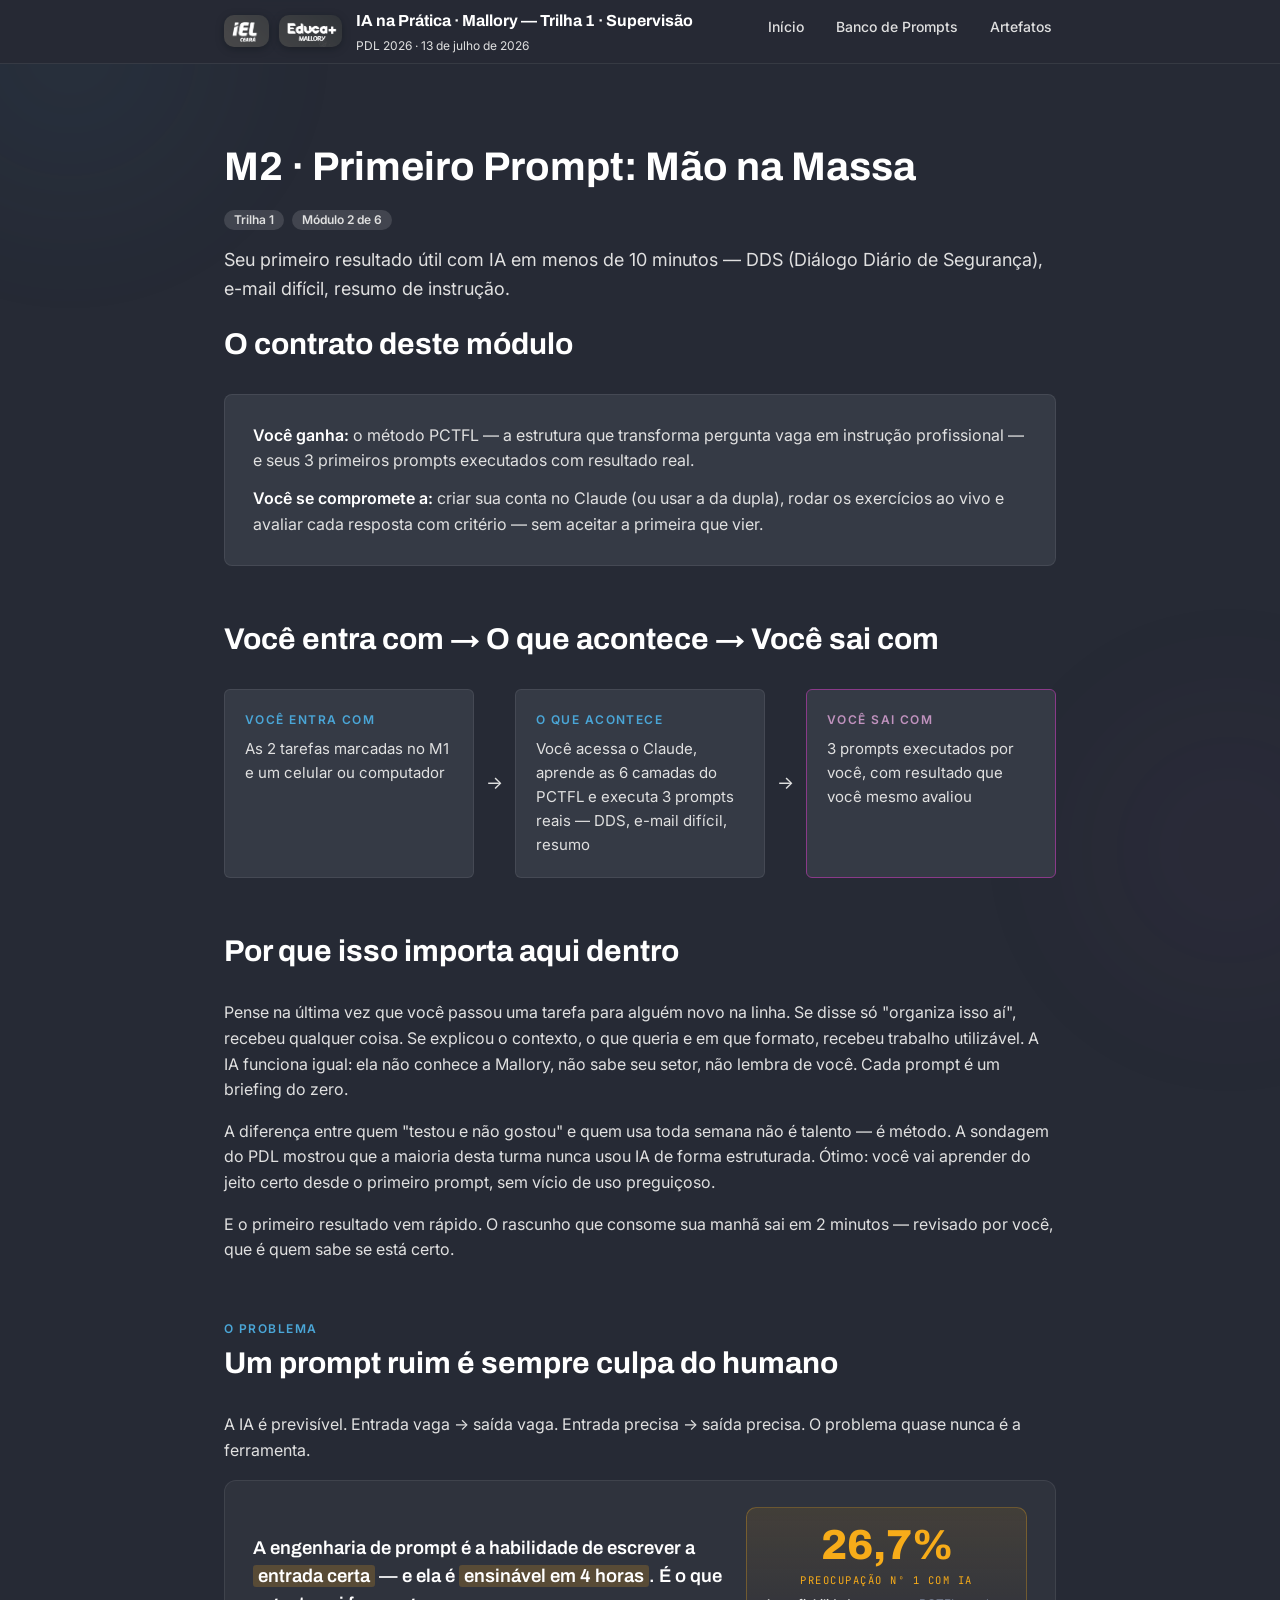
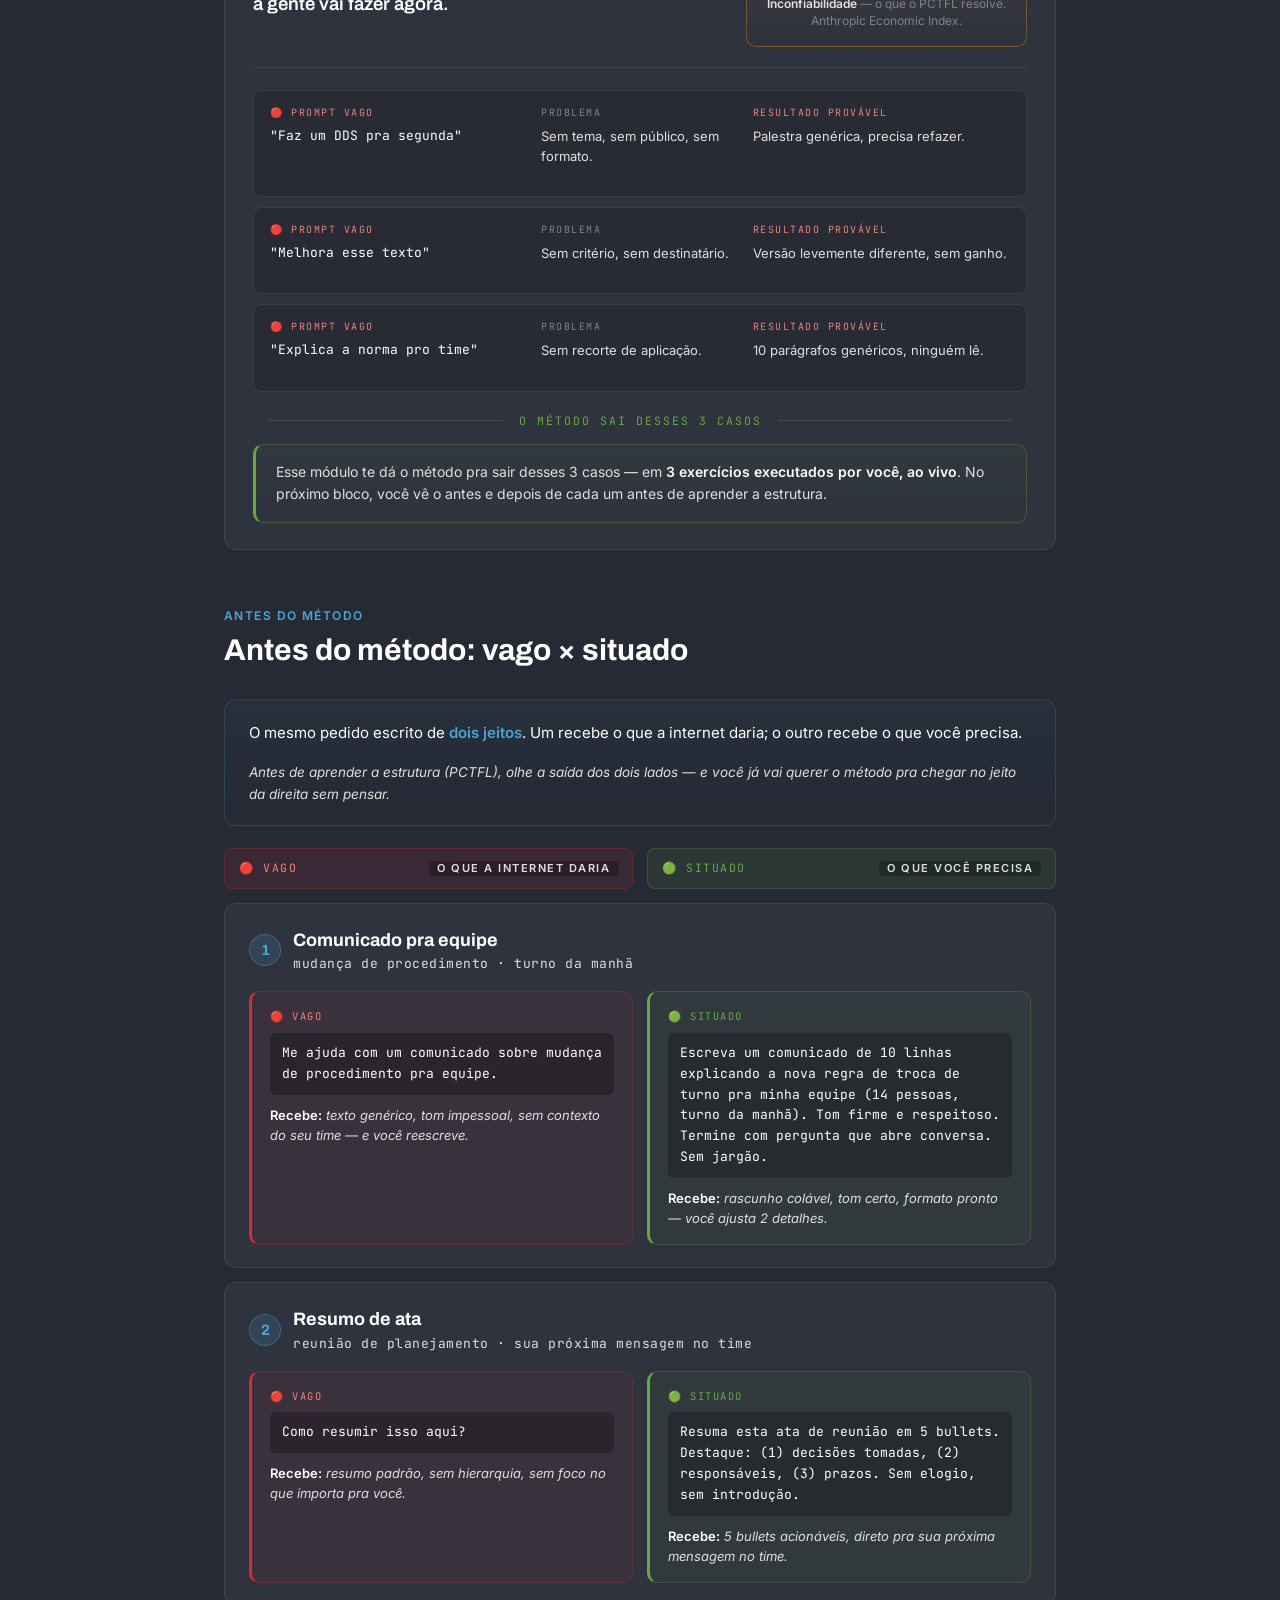
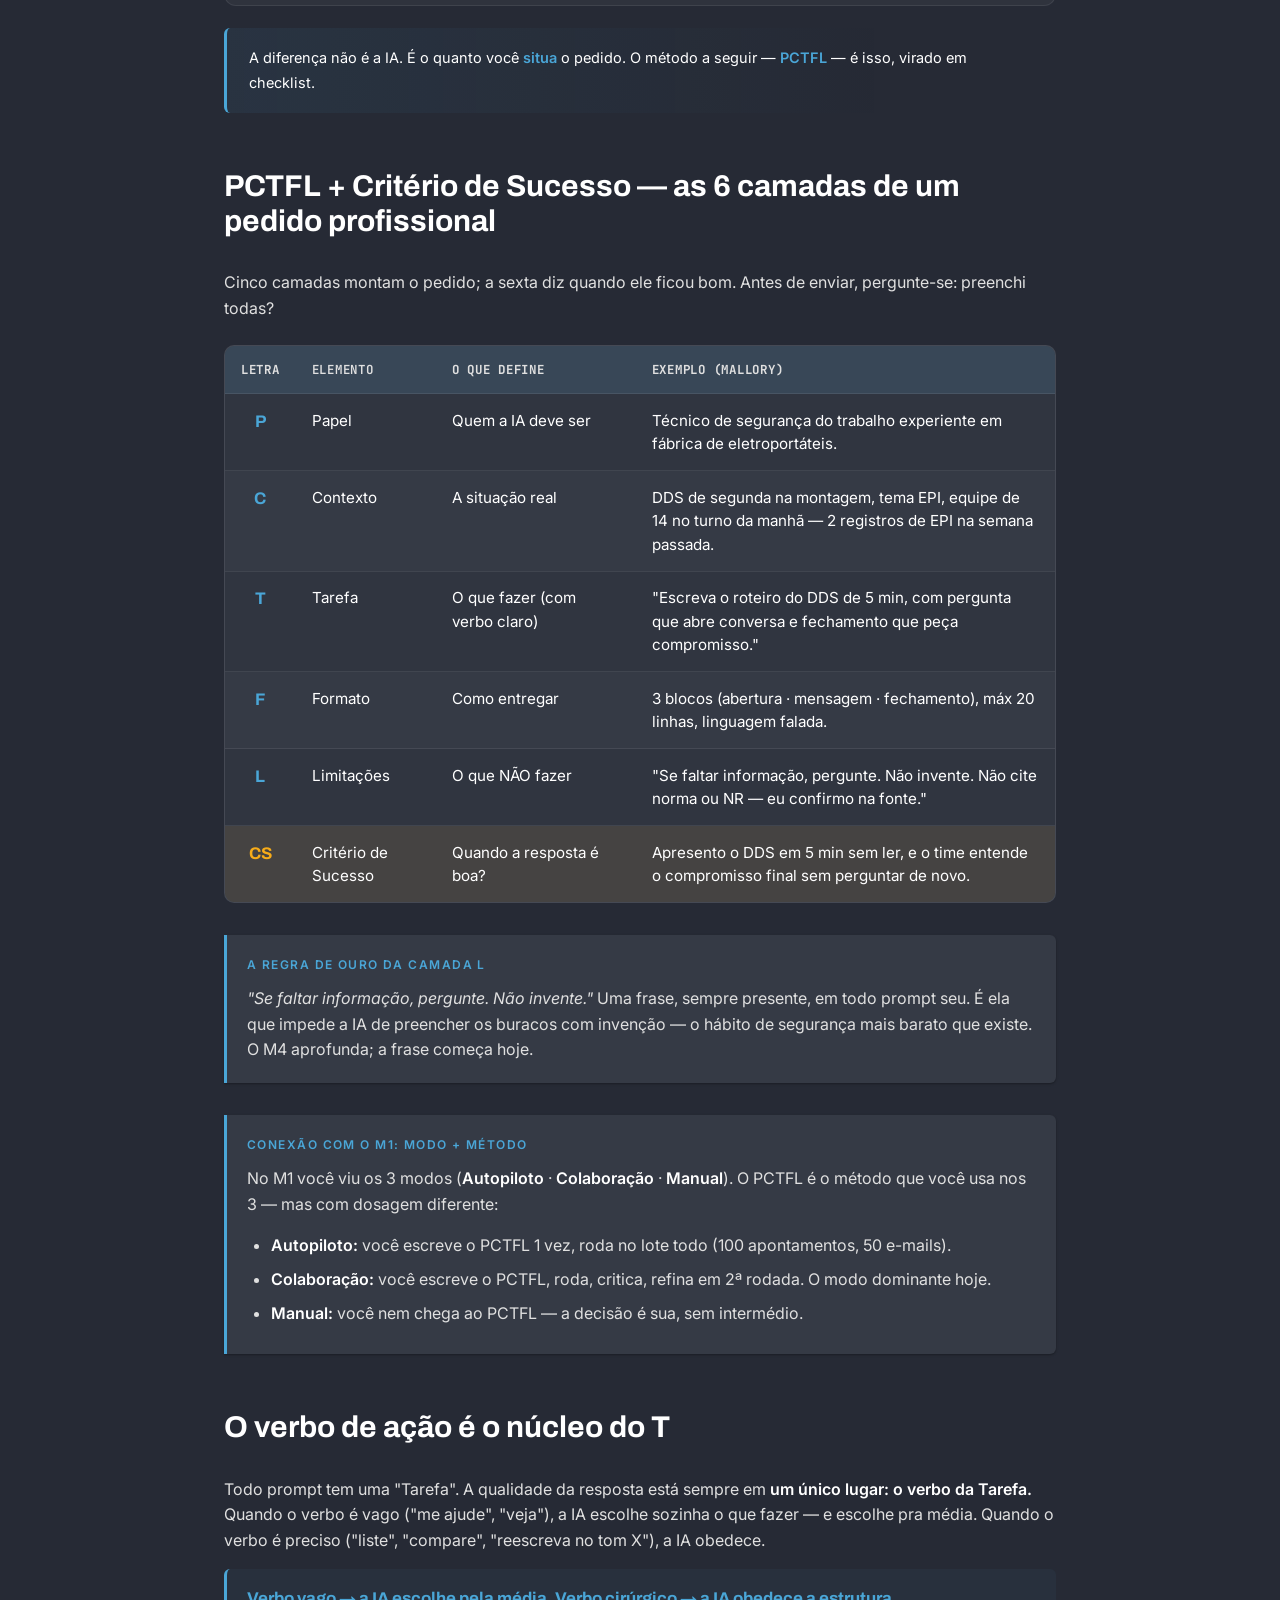
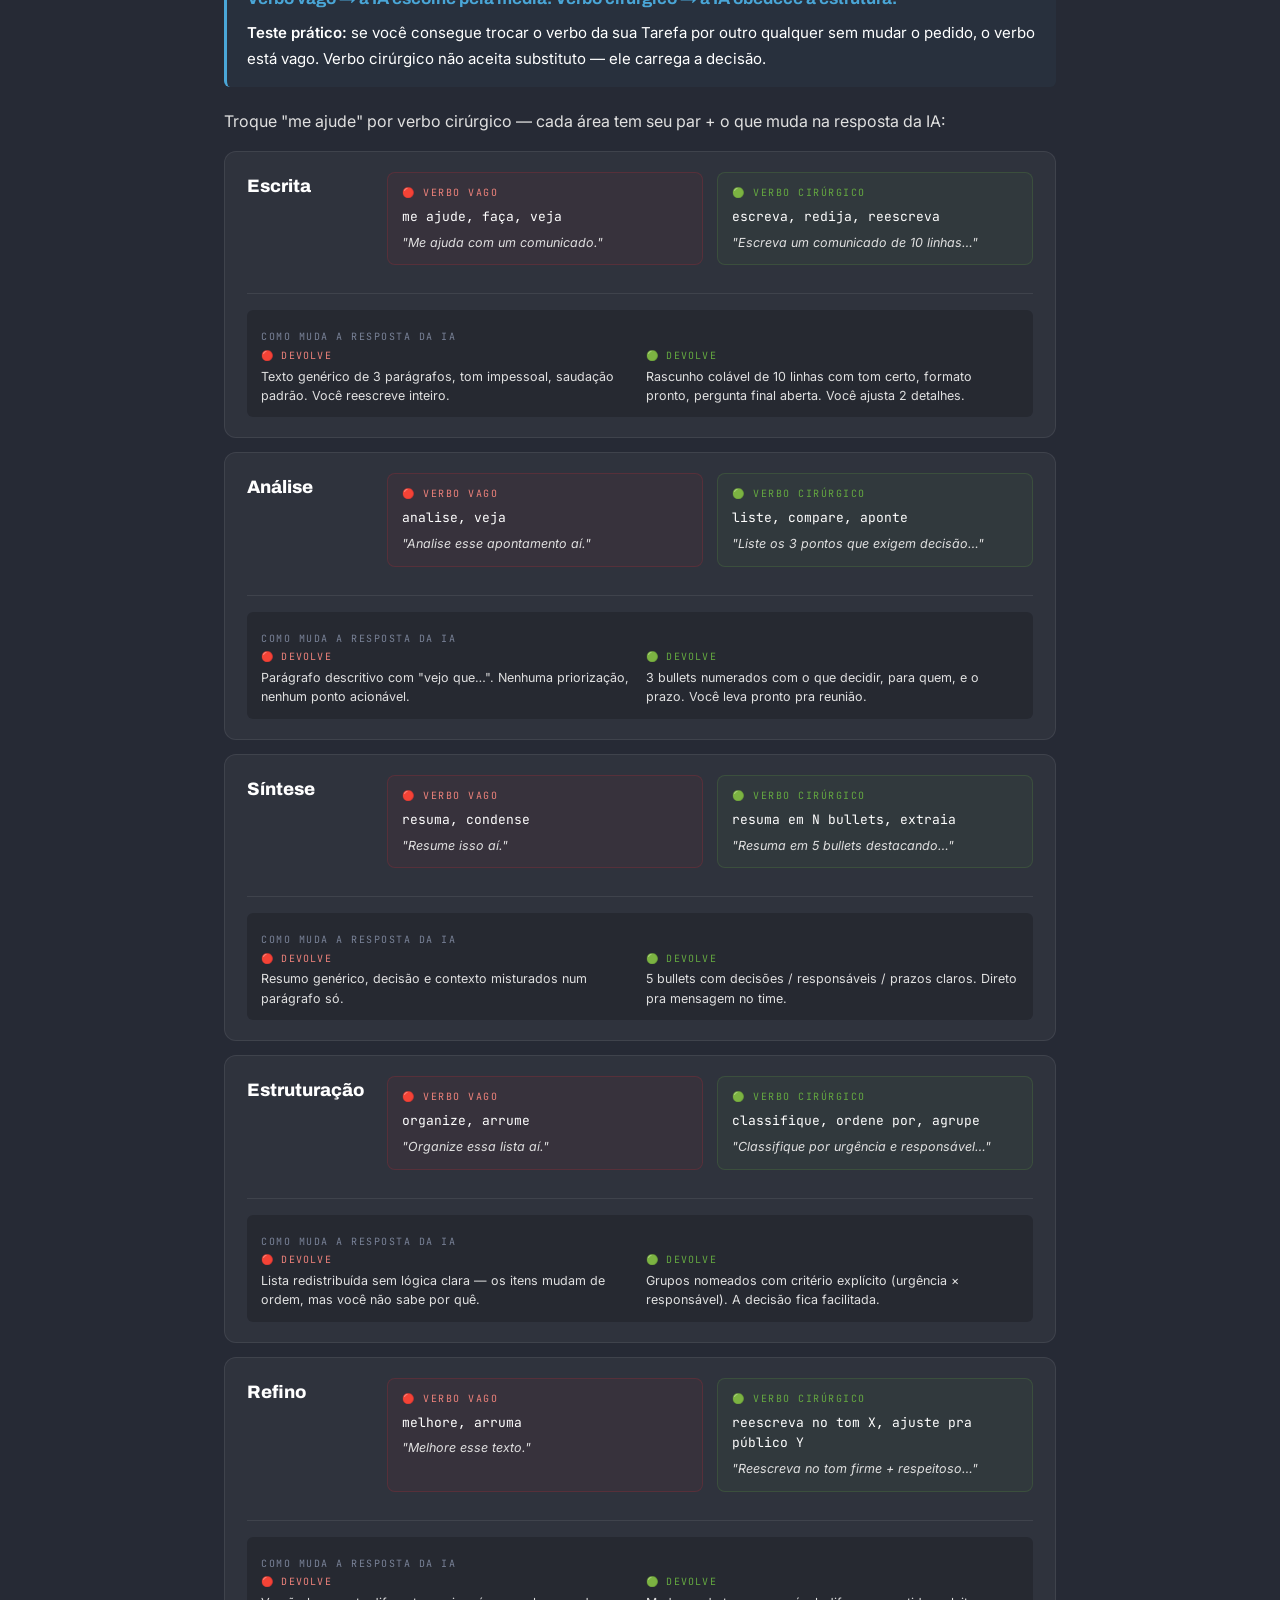
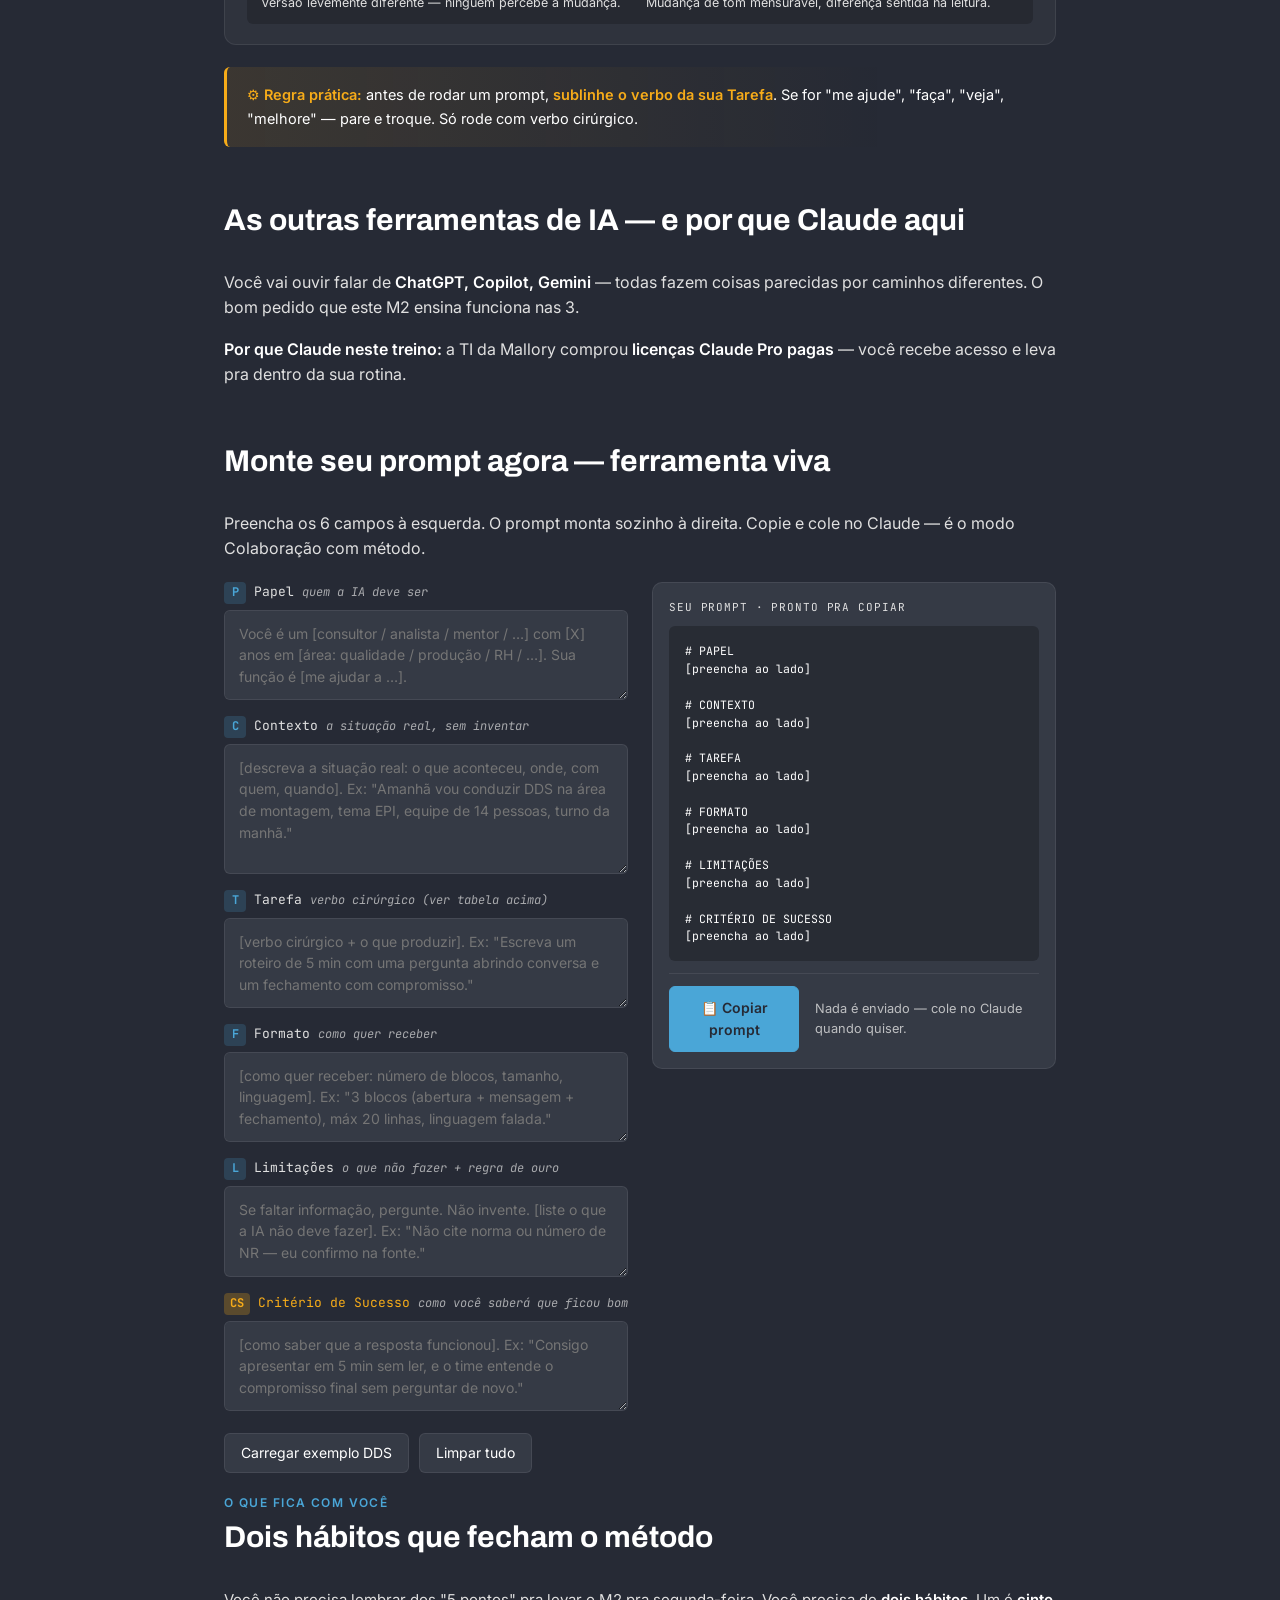
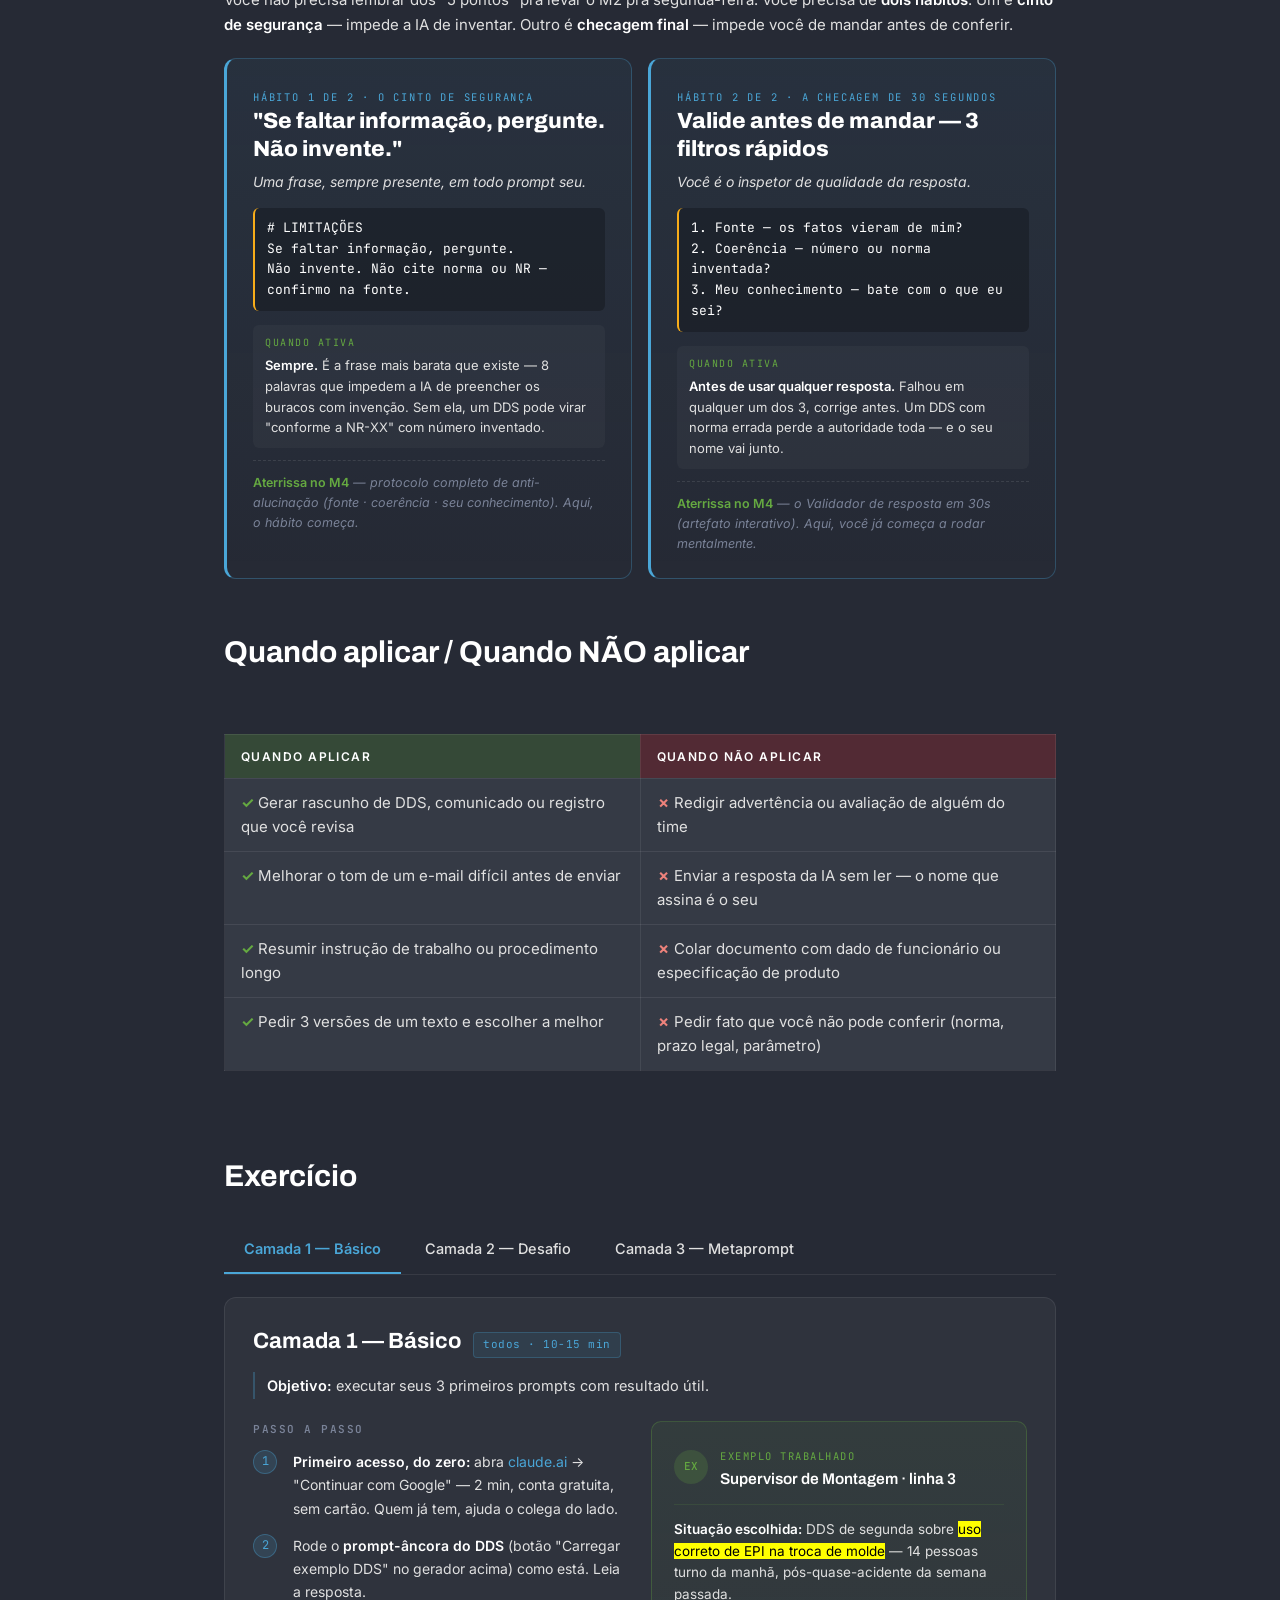
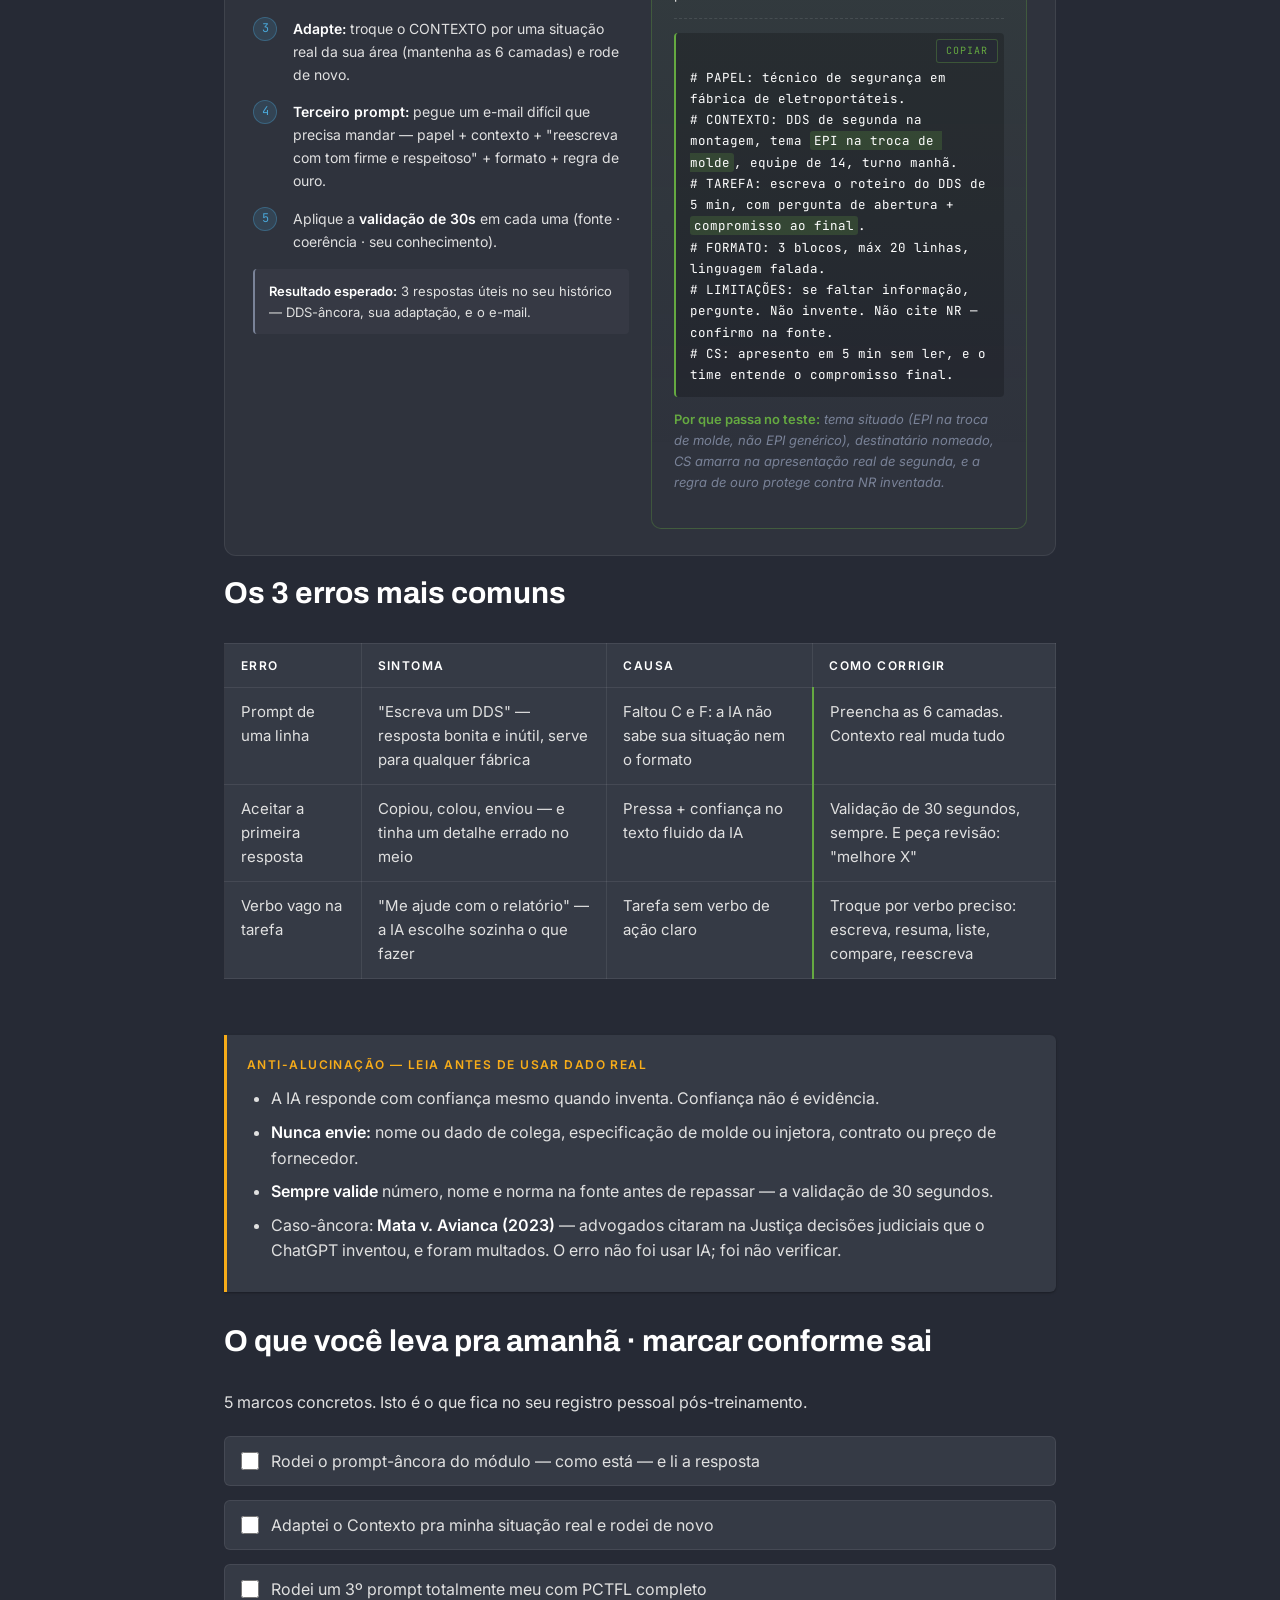
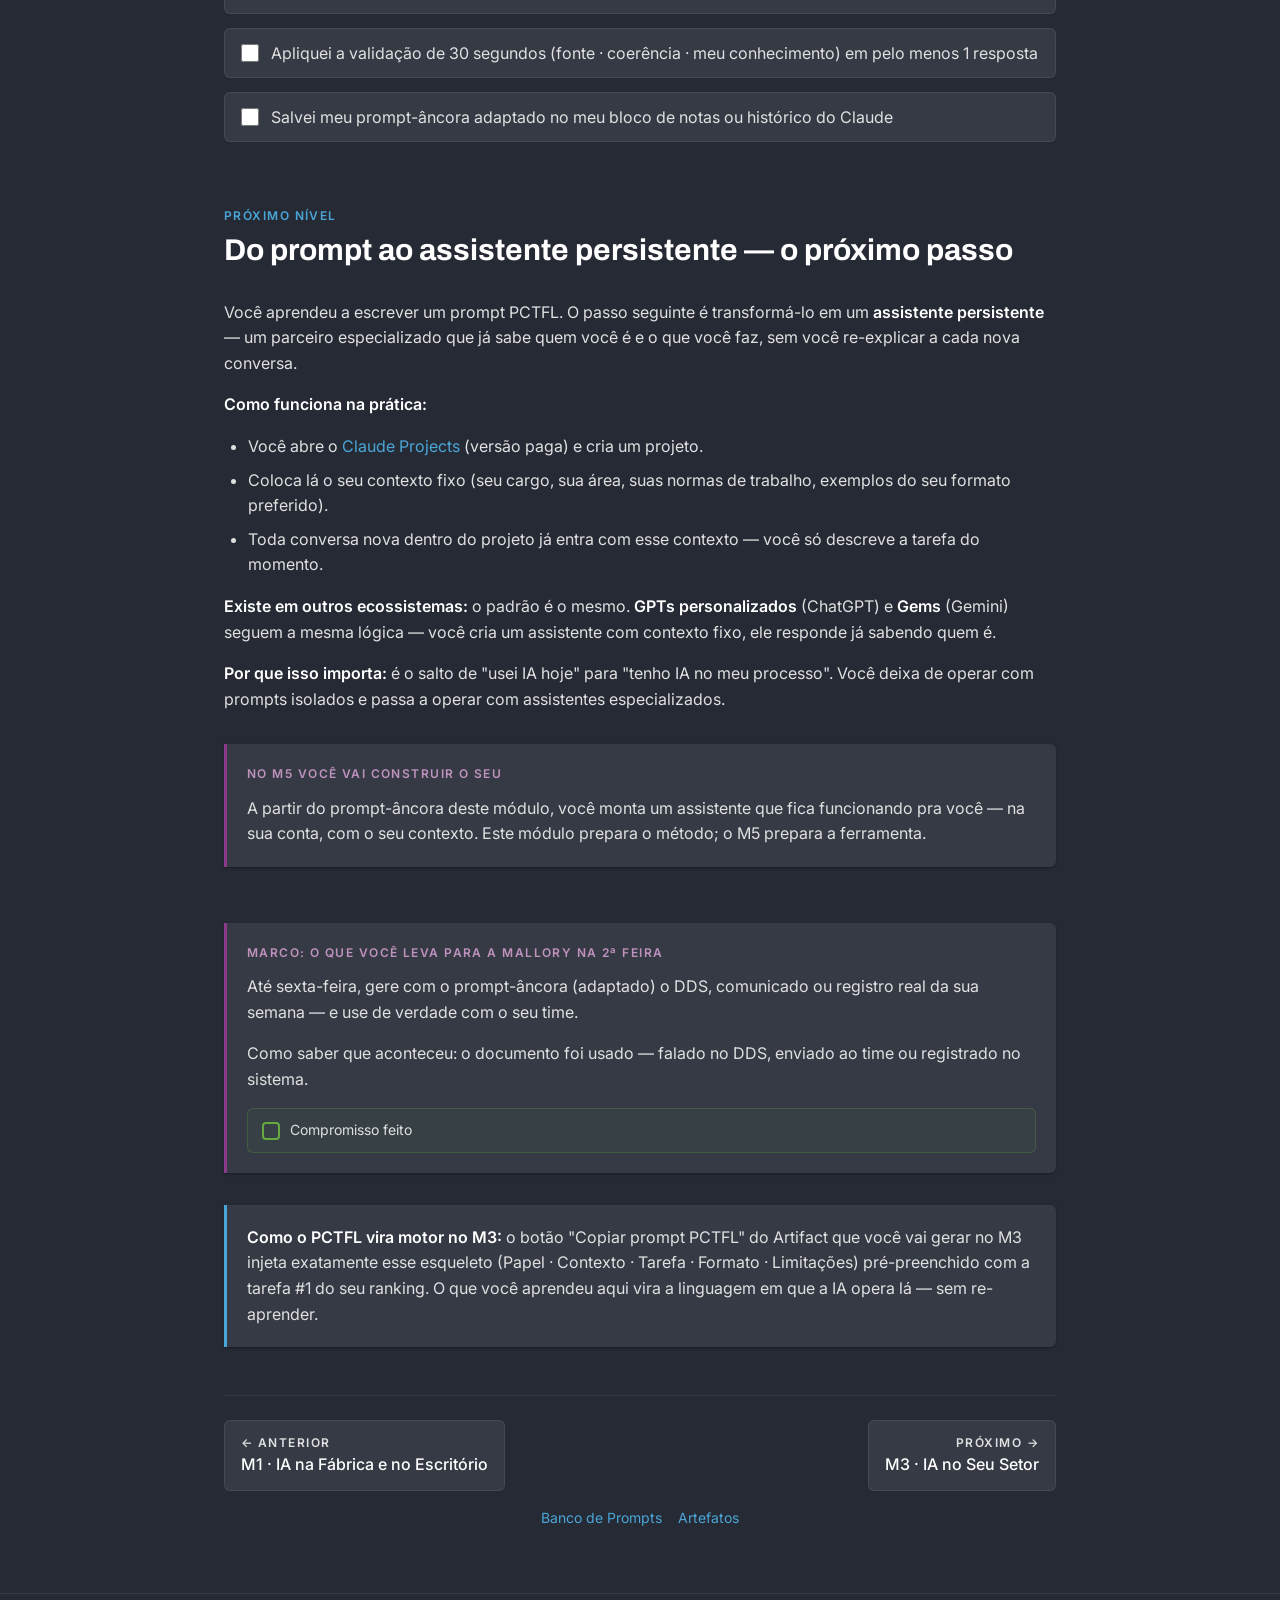
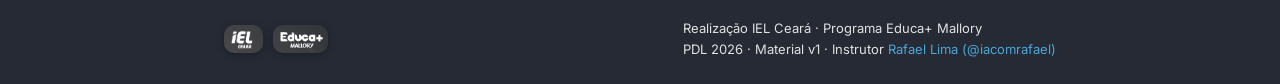
<file: m2/index.html>
<!DOCTYPE html>
<html lang="pt-BR">
<head>
  <meta charset="UTF-8">
  <meta name="viewport" content="width=device-width, initial-scale=1.0">
  <title>M2 · Primeiro Prompt: Mão na Massa · Mallory PDL 2026</title>
  <link rel="preconnect" href="https://fonts.googleapis.com">
  <link rel="preconnect" href="https://fonts.gstatic.com" crossorigin>
  <link rel="stylesheet" href="https://fonts.googleapis.com/css2?family=Archivo:wght@600;700&family=Inter:wght@400;500;600&family=JetBrains+Mono:wght@400&display=swap">
  <link rel="stylesheet" href="../assets/style.css">
</head>
<body>

<div class="ambient-blob ambient-blob-blue" aria-hidden="true"></div>
<div class="ambient-blob ambient-blob-purple" aria-hidden="true"></div>

<header class="site-header">
  <div class="container">
    <div class="site-brand">
      <div class="site-logos">
        <img src="../assets/logos/iel-ceara.png" alt="IEL Ceará">
        <img src="../assets/logos/educa-mais-mallory.png" alt="Educa+ Mallory">
      </div>
      <div class="site-brand-text">
        <a href="../">IA na Prática · Mallory — Trilha 1 · Supervisão</a>
        <span class="site-meta">PDL 2026 · 13 de julho de 2026</span>
      </div>
    </div>
    <button class="nav-toggle" aria-expanded="false" aria-controls="site-nav">Menu</button>
    <nav class="site-nav" id="site-nav" aria-label="Navegação principal">
      <ul>
        <li><a href="../">Início</a></li>
        <li><a href="../banco-de-prompts/">Banco de Prompts</a></li>
        <li><a href="../artefatos/">Artefatos</a></li>
      </ul>
    </nav>
  </div>
</header>

<main>
  <div class="container">

    <section class="hero">
      <h1>M2 · Primeiro Prompt: Mão na Massa</h1>
      <div class="page-meta">
        <span class="badge">Trilha 1</span>
        <span class="badge">Módulo 2 de 6</span>
      </div>
      <p class="lead">Seu primeiro resultado útil com IA em menos de 10 minutos — DDS (Diálogo Diário de Segurança), e-mail difícil, resumo de instrução.</p>
    </section>

    <section class="section">
      <h2>O contrato deste módulo</h2>
      <div class="contrato">
        <p><strong>Você ganha:</strong> o método PCTFL — a estrutura que transforma pergunta vaga em instrução profissional — e seus 3 primeiros prompts executados com resultado real.</p>
        <p><strong>Você se compromete a:</strong> criar sua conta no Claude (ou usar a da dupla), rodar os exercícios ao vivo e avaliar cada resposta com critério — sem aceitar a primeira que vier.</p>
      </div>
    </section>

    <section class="section">
      <h2>Você entra com → O que acontece → Você sai com</h2>
      <div class="timeline-3-tempos">
        <div class="tempo">
          <span class="tempo-label">Você entra com</span>
          <p>As 2 tarefas marcadas no M1 e um celular ou computador</p>
        </div>
        <div class="tempo-arrow" aria-hidden="true">→</div>
        <div class="tempo">
          <span class="tempo-label">O que acontece</span>
          <p>Você acessa o Claude, aprende as 6 camadas do PCTFL e executa 3 prompts reais — DDS, e-mail difícil, resumo</p>
        </div>
        <div class="tempo-arrow" aria-hidden="true">→</div>
        <div class="tempo tempo-saida">
          <span class="tempo-label">Você sai com</span>
          <p>3 prompts executados por você, com resultado que você mesmo avaliou</p>
        </div>
      </div>
    </section>

    <section class="section">
      <h2>Por que isso importa aqui dentro</h2>
      <p>Pense na última vez que você passou uma tarefa para alguém novo na linha. Se disse só "organiza isso aí", recebeu qualquer coisa. Se explicou o contexto, o que queria e em que formato, recebeu trabalho utilizável. A IA funciona igual: ela não conhece a Mallory, não sabe seu setor, não lembra de você. Cada prompt é um briefing do zero.</p>
      <p>A diferença entre quem "testou e não gostou" e quem usa toda semana não é talento — é método. A sondagem do PDL mostrou que a maioria desta turma nunca usou IA de forma estruturada. Ótimo: você vai aprender do jeito certo desde o primeiro prompt, sem vício de uso preguiçoso.</p>
      <p>E o primeiro resultado vem rápido. O rascunho que consome sua manhã sai em 2 minutos — revisado por você, que é quem sabe se está certo.</p>
    </section>

    <section class="section">
      <span class="eyebrow">O problema</span>
      <h2>Um prompt ruim é sempre culpa do humano</h2>
      <p class="secao-lead">A IA é previsível. Entrada vaga → saída vaga. Entrada precisa → saída precisa. O problema quase nunca é a ferramenta.</p>

      <div class="pruim-wrap">
        <div class="pruim-top">
          <div class="pruim-frase">
            A engenharia de prompt é a habilidade de escrever a <mark>entrada certa</mark> — e ela é <mark>ensinável em 4 horas</mark>. É o que a gente vai fazer agora.
          </div>
          <div class="pruim-stat">
            <div class="grande">26,7%</div>
            <div class="label">preocupação nº 1 com IA</div>
            <div class="fonte"><strong>Inconfiabilidade</strong> — o que o PCTFL resolve.<br>Anthropic Economic Index.</div>
          </div>
        </div>

        <div class="pruim-tabela">
          <div class="pruim-linha">
            <div class="pruim-cel vago"><span class="lbl">🔴 Prompt vago</span><div class="quote">"Faz um DDS pra segunda"</div></div>
            <div class="pruim-cel prob"><span class="lbl">Problema</span><p>Sem tema, sem público, sem formato.</p></div>
            <div class="pruim-cel result"><span class="lbl">Resultado provável</span><p>Palestra genérica, precisa refazer.</p></div>
          </div>
          <div class="pruim-linha">
            <div class="pruim-cel vago"><span class="lbl">🔴 Prompt vago</span><div class="quote">"Melhora esse texto"</div></div>
            <div class="pruim-cel prob"><span class="lbl">Problema</span><p>Sem critério, sem destinatário.</p></div>
            <div class="pruim-cel result"><span class="lbl">Resultado provável</span><p>Versão levemente diferente, sem ganho.</p></div>
          </div>
          <div class="pruim-linha">
            <div class="pruim-cel vago"><span class="lbl">🔴 Prompt vago</span><div class="quote">"Explica a norma pro time"</div></div>
            <div class="pruim-cel prob"><span class="lbl">Problema</span><p>Sem recorte de aplicação.</p></div>
            <div class="pruim-cel result"><span class="lbl">Resultado provável</span><p>10 parágrafos genéricos, ninguém lê.</p></div>
          </div>
        </div>

        <div class="pruim-arrow">O método sai desses 3 casos</div>

        <div class="pruim-saida">
          Esse módulo te dá o método pra sair desses 3 casos — em <strong>3 exercícios executados por você, ao vivo</strong>. No próximo bloco, você vê o antes e depois de cada um antes de aprender a estrutura.
        </div>
      </div>
    </section>

    <section class="section">
      <span class="eyebrow">Antes do método</span>
      <h2>Antes do método: vago × situado</h2>

      <div class="vs-intro-card">
        <p>O mesmo pedido escrito de <strong>dois jeitos</strong>. Um recebe o que a internet daria; o outro recebe o que você precisa.</p>
        <em>Antes de aprender a estrutura (PCTFL), olhe a saída dos dois lados — e você já vai querer o método pra chegar no jeito da direita sem pensar.</em>
      </div>

      <div class="vs-toggle">
        <div class="cabec vago">🔴 Vago <span class="badge">o que a internet daria</span></div>
        <div class="cabec situ">🟢 Situado <span class="badge">o que você precisa</span></div>
      </div>

      <div class="vs-caso">
        <div class="vs-caso-hdr">
          <div class="vs-caso-num">1</div>
          <div>
            <div class="vs-caso-titulo">Comunicado pra equipe</div>
            <div class="vs-caso-sub">mudança de procedimento · turno da manhã</div>
          </div>
        </div>
        <div class="vs-grid">
          <div class="vs-lado vago">
            <span class="top">🔴 Vago</span>
            <div class="prompt">Me ajuda com um comunicado sobre mudança de procedimento pra equipe.</div>
            <div class="recebe"><strong>Recebe:</strong> texto genérico, tom impessoal, sem contexto do seu time — e você reescreve.</div>
          </div>
          <div class="vs-lado situ">
            <span class="top">🟢 Situado</span>
            <div class="prompt">Escreva um comunicado de 10 linhas explicando a nova regra de troca de turno pra minha equipe (14 pessoas, turno da manhã). Tom firme e respeitoso. Termine com pergunta que abre conversa. Sem jargão.</div>
            <div class="recebe"><strong>Recebe:</strong> rascunho colável, tom certo, formato pronto — você ajusta 2 detalhes.</div>
          </div>
        </div>
      </div>

      <div class="vs-caso">
        <div class="vs-caso-hdr">
          <div class="vs-caso-num">2</div>
          <div>
            <div class="vs-caso-titulo">Resumo de ata</div>
            <div class="vs-caso-sub">reunião de planejamento · sua próxima mensagem no time</div>
          </div>
        </div>
        <div class="vs-grid">
          <div class="vs-lado vago">
            <span class="top">🔴 Vago</span>
            <div class="prompt">Como resumir isso aqui?</div>
            <div class="recebe"><strong>Recebe:</strong> resumo padrão, sem hierarquia, sem foco no que importa pra você.</div>
          </div>
          <div class="vs-lado situ">
            <span class="top">🟢 Situado</span>
            <div class="prompt">Resuma esta ata de reunião em 5 bullets. Destaque: (1) decisões tomadas, (2) responsáveis, (3) prazos. Sem elogio, sem introdução.</div>
            <div class="recebe"><strong>Recebe:</strong> 5 bullets acionáveis, direto pra sua próxima mensagem no time.</div>
          </div>
        </div>
      </div>

      <div class="vs-fecho">
        A diferença não é a IA. É o quanto você <strong>situa</strong> o pedido. O método a seguir — <strong>PCTFL</strong> — é isso, virado em checklist.
      </div>
    </section>

    <section class="section">
      <h2>PCTFL + Critério de Sucesso — as 6 camadas de um pedido profissional</h2>
      <p class="secao-lead">Cinco camadas montam o pedido; a sexta diz quando ele ficou bom. Antes de enviar, pergunte-se: preenchi todas?</p>
      <div class="pctfl-tabela-wrap">
        <table class="pctfl-tabela">
          <thead>
            <tr>
              <th class="col-letra">Letra</th>
              <th class="col-elemento">Elemento</th>
              <th class="col-define">O que define</th>
              <th class="col-exemplo">Exemplo (Mallory)</th>
            </tr>
          </thead>
          <tbody>
            <tr>
              <td class="letra letra-p">P</td>
              <td>Papel</td>
              <td>Quem a IA deve ser</td>
              <td>Técnico de segurança do trabalho experiente em fábrica de eletroportáteis.</td>
            </tr>
            <tr>
              <td class="letra letra-c">C</td>
              <td>Contexto</td>
              <td>A situação real</td>
              <td>DDS de segunda na montagem, tema EPI, equipe de 14 no turno da manhã — 2 registros de EPI na semana passada.</td>
            </tr>
            <tr>
              <td class="letra letra-t">T</td>
              <td>Tarefa</td>
              <td>O que fazer (com verbo claro)</td>
              <td>"Escreva o roteiro do DDS de 5 min, com pergunta que abre conversa e fechamento que peça compromisso."</td>
            </tr>
            <tr>
              <td class="letra letra-f">F</td>
              <td>Formato</td>
              <td>Como entregar</td>
              <td>3 blocos (abertura · mensagem · fechamento), máx 20 linhas, linguagem falada.</td>
            </tr>
            <tr>
              <td class="letra letra-l">L</td>
              <td>Limitações</td>
              <td>O que NÃO fazer</td>
              <td>"Se faltar informação, pergunte. Não invente. Não cite norma ou NR — eu confirmo na fonte."</td>
            </tr>
            <tr class="row-plus">
              <td class="letra letra-cs">CS</td>
              <td>Critério de Sucesso</td>
              <td>Quando a resposta é boa?</td>
              <td>Apresento o DDS em 5 min sem ler, e o time entende o compromisso final sem perguntar de novo.</td>
            </tr>
          </tbody>
        </table>
      </div>
      <div class="callout callout-info">
        <p class="callout-title">A regra de ouro da camada L</p>
        <p><em>"Se faltar informação, pergunte. Não invente."</em> Uma frase, sempre presente, em todo prompt seu. É ela que impede a IA de preencher os buracos com invenção — o hábito de segurança mais barato que existe. O M4 aprofunda; a frase começa hoje.</p>
      </div>
      <div class="callout callout-info">
        <p class="callout-title">Conexão com o M1: modo + método</p>
        <p>No M1 você viu os 3 modos (<strong>Autopiloto</strong> · <strong>Colaboração</strong> · <strong>Manual</strong>). O PCTFL é o método que você usa nos 3 — mas com dosagem diferente:</p>
        <ul>
          <li><strong>Autopiloto:</strong> você escreve o PCTFL 1 vez, roda no lote todo (100 apontamentos, 50 e-mails).</li>
          <li><strong>Colaboração:</strong> você escreve o PCTFL, roda, critica, refina em 2ª rodada. O modo dominante hoje.</li>
          <li><strong>Manual:</strong> você nem chega ao PCTFL — a decisão é sua, sem intermédio.</li>
        </ul>
      </div>
    </section>

    <section class="section verbos-section">
      <h2>O verbo de ação é o núcleo do T</h2>
      <p>Todo prompt tem uma "Tarefa". A qualidade da resposta está sempre em <strong>um único lugar: o verbo da Tarefa.</strong> Quando o verbo é vago ("me ajude", "veja"), a IA escolhe sozinha o que fazer — e escolhe pra média. Quando o verbo é preciso ("liste", "compare", "reescreva no tom X"), a IA obedece.</p>
      <div class="verb-intro">
        <div class="regra">Verbo vago → a IA escolhe pela média. Verbo cirúrgico → a IA obedece a estrutura.</div>
        <strong>Teste prático:</strong> se você consegue trocar o verbo da sua Tarefa por outro qualquer sem mudar o pedido, o verbo está vago. Verbo cirúrgico não aceita substituto — ele carrega a decisão.
      </div>

      <p class="secao-lead">Troque "me ajude" por verbo cirúrgico — cada área tem seu par + o que muda na resposta da IA:</p>

      <div class="verb-card">
        <div class="verb-card-hdr">
          <div class="verb-area">Escrita</div>
          <div><div class="verb-cols">
            <div class="verb-lado vago"><span class="lbl">🔴 Verbo vago</span><div class="verbo">me ajude, faça, veja</div><div class="pergunta">"Me ajuda com um comunicado."</div></div>
            <div class="verb-lado cir"><span class="lbl">🟢 Verbo cirúrgico</span><div class="verbo">escreva, redija, reescreva</div><div class="pergunta">"Escreva um comunicado de 10 linhas…"</div></div>
          </div></div>
        </div>
        <div class="verb-resp">
          <span class="top">Como muda a resposta da IA</span>
          <div class="split">
            <div class="out mal"><span class="marca">🔴 devolve</span>Texto genérico de 3 parágrafos, tom impessoal, saudação padrão. Você reescreve inteiro.</div>
            <div class="out bom"><span class="marca">🟢 devolve</span>Rascunho colável de 10 linhas com tom certo, formato pronto, pergunta final aberta. Você ajusta 2 detalhes.</div>
          </div>
        </div>
      </div>

      <div class="verb-card">
        <div class="verb-card-hdr">
          <div class="verb-area">Análise</div>
          <div><div class="verb-cols">
            <div class="verb-lado vago"><span class="lbl">🔴 Verbo vago</span><div class="verbo">analise, veja</div><div class="pergunta">"Analise esse apontamento aí."</div></div>
            <div class="verb-lado cir"><span class="lbl">🟢 Verbo cirúrgico</span><div class="verbo">liste, compare, aponte</div><div class="pergunta">"Liste os 3 pontos que exigem decisão…"</div></div>
          </div></div>
        </div>
        <div class="verb-resp">
          <span class="top">Como muda a resposta da IA</span>
          <div class="split">
            <div class="out mal"><span class="marca">🔴 devolve</span>Parágrafo descritivo com "vejo que…". Nenhuma priorização, nenhum ponto acionável.</div>
            <div class="out bom"><span class="marca">🟢 devolve</span>3 bullets numerados com o que decidir, para quem, e o prazo. Você leva pronto pra reunião.</div>
          </div>
        </div>
      </div>

      <div class="verb-card">
        <div class="verb-card-hdr">
          <div class="verb-area">Síntese</div>
          <div><div class="verb-cols">
            <div class="verb-lado vago"><span class="lbl">🔴 Verbo vago</span><div class="verbo">resuma, condense</div><div class="pergunta">"Resume isso aí."</div></div>
            <div class="verb-lado cir"><span class="lbl">🟢 Verbo cirúrgico</span><div class="verbo">resuma em N bullets, extraia</div><div class="pergunta">"Resuma em 5 bullets destacando…"</div></div>
          </div></div>
        </div>
        <div class="verb-resp">
          <span class="top">Como muda a resposta da IA</span>
          <div class="split">
            <div class="out mal"><span class="marca">🔴 devolve</span>Resumo genérico, decisão e contexto misturados num parágrafo só.</div>
            <div class="out bom"><span class="marca">🟢 devolve</span>5 bullets com decisões / responsáveis / prazos claros. Direto pra mensagem no time.</div>
          </div>
        </div>
      </div>

      <div class="verb-card">
        <div class="verb-card-hdr">
          <div class="verb-area">Estruturação</div>
          <div><div class="verb-cols">
            <div class="verb-lado vago"><span class="lbl">🔴 Verbo vago</span><div class="verbo">organize, arrume</div><div class="pergunta">"Organize essa lista aí."</div></div>
            <div class="verb-lado cir"><span class="lbl">🟢 Verbo cirúrgico</span><div class="verbo">classifique, ordene por, agrupe</div><div class="pergunta">"Classifique por urgência e responsável…"</div></div>
          </div></div>
        </div>
        <div class="verb-resp">
          <span class="top">Como muda a resposta da IA</span>
          <div class="split">
            <div class="out mal"><span class="marca">🔴 devolve</span>Lista redistribuída sem lógica clara — os itens mudam de ordem, mas você não sabe por quê.</div>
            <div class="out bom"><span class="marca">🟢 devolve</span>Grupos nomeados com critério explícito (urgência × responsável). A decisão fica facilitada.</div>
          </div>
        </div>
      </div>

      <div class="verb-card">
        <div class="verb-card-hdr">
          <div class="verb-area">Refino</div>
          <div><div class="verb-cols">
            <div class="verb-lado vago"><span class="lbl">🔴 Verbo vago</span><div class="verbo">melhore, arruma</div><div class="pergunta">"Melhore esse texto."</div></div>
            <div class="verb-lado cir"><span class="lbl">🟢 Verbo cirúrgico</span><div class="verbo">reescreva no tom X, ajuste pra público Y</div><div class="pergunta">"Reescreva no tom firme + respeitoso…"</div></div>
          </div></div>
        </div>
        <div class="verb-resp">
          <span class="top">Como muda a resposta da IA</span>
          <div class="split">
            <div class="out mal"><span class="marca">🔴 devolve</span>Versão levemente diferente — ninguém percebe a mudança.</div>
            <div class="out bom"><span class="marca">🟢 devolve</span>Mudança de tom mensurável, diferença sentida na leitura.</div>
          </div>
        </div>
      </div>

      <div class="verb-regra">
        <strong>⚙ Regra prática:</strong> antes de rodar um prompt, <strong>sublinhe o verbo da sua Tarefa</strong>. Se for "me ajude", "faça", "veja", "melhore" — pare e troque. Só rode com verbo cirúrgico.
      </div>
    </section>

    <section class="section">
      <h2>As outras ferramentas de IA — e por que Claude aqui</h2>
      <p>Você vai ouvir falar de <strong>ChatGPT, Copilot, Gemini</strong> — todas fazem coisas parecidas por caminhos diferentes. O bom pedido que este M2 ensina funciona nas 3.</p>
      <p><strong>Por que Claude neste treino:</strong> a TI da Mallory comprou <strong>licenças Claude Pro pagas</strong> — você recebe acesso e leva pra dentro da sua rotina.</p>
    </section>

    <section class="section gerador-section">
      <h2>Monte seu prompt agora — ferramenta viva</h2>
      <p class="secao-lead">Preencha os 6 campos à esquerda. O prompt monta sozinho à direita. Copie e cole no Claude — é o modo Colaboração com método.</p>

      <div class="gerador-pctfl" data-modo="t1">
        <form class="gerador-form" onsubmit="return false;">
          <div class="gerador-campo">
            <label for="pctfl-papel">
              <span class="campo-letra">P</span> Papel
              <span class="campo-hint">quem a IA deve ser</span>
            </label>
            <textarea id="pctfl-papel" data-campo="papel" rows="2" placeholder="Você é um [consultor / analista / mentor / …] com [X] anos em [área: qualidade / produção / RH / …]. Sua função é [me ajudar a …]."></textarea>
          </div>
          <div class="gerador-campo">
            <label for="pctfl-contexto">
              <span class="campo-letra">C</span> Contexto
              <span class="campo-hint">a situação real, sem inventar</span>
            </label>
            <textarea id="pctfl-contexto" data-campo="contexto" rows="4" placeholder="[descreva a situação real: o que aconteceu, onde, com quem, quando]. Ex: &quot;Amanhã vou conduzir DDS na área de montagem, tema EPI, equipe de 14 pessoas, turno da manhã.&quot;"></textarea>
          </div>
          <div class="gerador-campo">
            <label for="pctfl-tarefa">
              <span class="campo-letra">T</span> Tarefa
              <span class="campo-hint">verbo cirúrgico (ver tabela acima)</span>
            </label>
            <textarea id="pctfl-tarefa" data-campo="tarefa" rows="2" placeholder="[verbo cirúrgico + o que produzir]. Ex: &quot;Escreva um roteiro de 5 min com uma pergunta abrindo conversa e um fechamento com compromisso.&quot;"></textarea>
          </div>
          <div class="gerador-campo">
            <label for="pctfl-formato">
              <span class="campo-letra">F</span> Formato
              <span class="campo-hint">como quer receber</span>
            </label>
            <textarea id="pctfl-formato" data-campo="formato" rows="2" placeholder="[como quer receber: número de blocos, tamanho, linguagem]. Ex: &quot;3 blocos (abertura + mensagem + fechamento), máx 20 linhas, linguagem falada.&quot;"></textarea>
          </div>
          <div class="gerador-campo">
            <label for="pctfl-limites">
              <span class="campo-letra">L</span> Limitações
              <span class="campo-hint">o que não fazer + regra de ouro</span>
            </label>
            <textarea id="pctfl-limites" data-campo="limites" rows="3" placeholder="Se faltar informação, pergunte. Não invente. [liste o que a IA não deve fazer]. Ex: &quot;Não cite norma ou número de NR — eu confirmo na fonte.&quot;"></textarea>
          </div>
          <div class="gerador-campo gerador-campo-avancado">
            <label for="pctfl-sucesso">
              <span class="campo-letra campo-letra-plus">CS</span> Critério de Sucesso
              <span class="campo-hint">como você saberá que ficou bom</span>
            </label>
            <textarea id="pctfl-sucesso" data-campo="sucesso" rows="2" placeholder="[como saber que a resposta funcionou]. Ex: &quot;Consigo apresentar em 5 min sem ler, e o time entende o compromisso final sem perguntar de novo.&quot;"></textarea>
          </div>

          <div class="gerador-acoes">
            <button type="button" class="gerador-btn gerador-carregar" data-acao="carregar">Carregar exemplo DDS</button>
            <button type="button" class="gerador-btn gerador-limpar" data-acao="limpar">Limpar tudo</button>
          </div>
        </form>

        <aside class="gerador-preview">
          <div class="preview-topo">
            <span class="preview-label">Seu prompt · pronto pra copiar</span>
          </div>
          <pre class="preview-conteudo" id="pctfl-preview" aria-live="polite"># PAPEL
[preencha ao lado]

# CONTEXTO
[preencha ao lado]

# TAREFA
[preencha ao lado]

# FORMATO
[preencha ao lado]

# LIMITAÇÕES
[preencha ao lado]

# CRITÉRIO DE SUCESSO
[preencha ao lado]</pre>
          <div class="preview-rodape">
            <button type="button" class="gerador-btn gerador-copiar" data-acao="copiar">📋 Copiar prompt</button>
            <span class="preview-nota">Nada é enviado — cole no Claude quando quiser.</span>
          </div>
        </aside>
      </div>
    </section>

    <section class="section">
      <span class="eyebrow">O que fica com você</span>
      <h2>Dois hábitos que fecham o método</h2>
      <p class="fecho-intro">Você não precisa lembrar dos "5 pontos" pra levar o M2 pra segunda-feira. Você precisa de <strong>dois hábitos</strong>. Um é <strong>cinto de segurança</strong> — impede a IA de inventar. Outro é <strong>checagem final</strong> — impede você de mandar antes de conferir.</p>

      <div class="fecho-grid">
        <div class="fecho-card">
          <span class="kicker">Hábito 1 de 2 · o cinto de segurança</span>
          <h4>"Se faltar informação, pergunte. Não invente."</h4>
          <div class="subtit">Uma frase, sempre presente, em todo prompt seu.</div>
          <div class="frase"># LIMITAÇÕES<br>Se faltar informação, pergunte.<br>Não invente. Não cite norma ou NR —<br>confirmo na fonte.</div>
          <div class="quando">
            <span class="marca">Quando ativa</span>
            <strong>Sempre.</strong> É a frase mais barata que existe — 8 palavras que impedem a IA de preencher os buracos com invenção. Sem ela, um DDS pode virar "conforme a NR-XX" com número inventado.
          </div>
          <div class="aterrissa"><strong>Aterrissa no M4</strong> — protocolo completo de anti-alucinação (fonte · coerência · seu conhecimento). Aqui, o hábito começa.</div>
        </div>

        <div class="fecho-card">
          <span class="kicker">Hábito 2 de 2 · a checagem de 30 segundos</span>
          <h4>Valide antes de mandar — 3 filtros rápidos</h4>
          <div class="subtit">Você é o inspetor de qualidade da resposta.</div>
          <div class="frase">1. Fonte — os fatos vieram de mim?<br>2. Coerência — número ou norma inventada?<br>3. Meu conhecimento — bate com o que eu sei?</div>
          <div class="quando">
            <span class="marca">Quando ativa</span>
            <strong>Antes de usar qualquer resposta.</strong> Falhou em qualquer um dos 3, corrige antes. Um DDS com norma errada perde a autoridade toda — e o seu nome vai junto.
          </div>
          <div class="aterrissa"><strong>Aterrissa no M4</strong> — o Validador de resposta em 30s (artefato interativo). Aqui, você já começa a rodar mentalmente.</div>
        </div>
      </div>
    </section>

    <section class="section">
      <h2>Quando aplicar / Quando NÃO aplicar</h2>
      <div class="table-wrap">
        <table class="table-aplicar">
          <thead>
            <tr>
              <th>Quando aplicar</th>
              <th>Quando NÃO aplicar</th>
            </tr>
          </thead>
          <tbody>
            <tr>
              <td>Gerar rascunho de DDS, comunicado ou registro que você revisa</td>
              <td>Redigir advertência ou avaliação de alguém do time</td>
            </tr>
            <tr>
              <td>Melhorar o tom de um e-mail difícil antes de enviar</td>
              <td>Enviar a resposta da IA sem ler — o nome que assina é o seu</td>
            </tr>
            <tr>
              <td>Resumir instrução de trabalho ou procedimento longo</td>
              <td>Colar documento com dado de funcionário ou especificação de produto</td>
            </tr>
            <tr>
              <td>Pedir 3 versões de um texto e escolher a melhor</td>
              <td>Pedir fato que você não pode conferir (norma, prazo legal, parâmetro)</td>
            </tr>
          </tbody>
        </table>
      </div>
    </section>

    <section class="section exc-section t1">
      <h2>Exercício</h2>

      <div class="exc-tabs" role="tablist">
        <button class="exc-tab active" data-target="t1-c1">Camada 1 — Básico</button>
        <button class="exc-tab" data-target="t1-c2">Camada 2 — Desafio</button>
        <button class="exc-tab" data-target="t1-c3">Camada 3 — Metaprompt</button>
      </div>

      <div class="exc-panel active" id="t1-c1">
        <div class="exc-panel-inner">
          <div class="exc-panel-hdr">
            <div class="exc-panel-title">Camada 1 — Básico</div>
            <span class="exc-panel-meta">todos · 10-15 min</span>
          </div>
          <div class="exc-panel-obj"><strong>Objetivo:</strong> executar seus 3 primeiros prompts com resultado útil.</div>
          <div class="exc-split">
            <div class="exc-passos">
              <h5>Passo a passo</h5>
              <div class="exc-passo"><div class="exc-num">1</div><div><strong>Primeiro acesso, do zero:</strong> abra <a href="https://claude.ai" target="_blank" rel="noopener">claude.ai</a> → "Continuar com Google" — 2 min, conta gratuita, sem cartão. Quem já tem, ajuda o colega do lado.</div></div>
              <div class="exc-passo"><div class="exc-num">2</div><div>Rode o <strong>prompt-âncora do DDS</strong> (botão "Carregar exemplo DDS" no gerador acima) como está. Leia a resposta.</div></div>
              <div class="exc-passo"><div class="exc-num">3</div><div><strong>Adapte:</strong> troque o CONTEXTO por uma situação real da sua área (mantenha as 6 camadas) e rode de novo.</div></div>
              <div class="exc-passo"><div class="exc-num">4</div><div><strong>Terceiro prompt:</strong> pegue um e-mail difícil que precisa mandar — papel + contexto + "reescreva com tom firme e respeitoso" + formato + regra de ouro.</div></div>
              <div class="exc-passo"><div class="exc-num">5</div><div>Aplique a <strong>validação de 30s</strong> em cada uma (fonte · coerência · seu conhecimento).</div></div>
              <div class="exc-esperado"><strong>Resultado esperado:</strong> 3 respostas úteis no seu histórico — DDS-âncora, sua adaptação, e o e-mail.</div>
            </div>
            <div class="exc-exemplo">
              <div class="exc-ex-top">
                <div class="exc-avatar">EX</div>
                <div>
                  <span class="exc-ex-label">Exemplo trabalhado</span>
                  <div class="exc-ex-persona">Supervisor de Montagem · linha 3</div>
                </div>
              </div>
              <div class="exc-rotina"><strong>Situação escolhida:</strong> DDS de segunda sobre <mark>uso correto de EPI na troca de molde</mark> — 14 pessoas turno da manhã, pós-quase-acidente da semana passada.</div>
              <div class="exc-frase"># PAPEL: técnico de segurança em fábrica de eletroportáteis.
# CONTEXTO: DDS de segunda na montagem, tema <mark>EPI na troca de molde</mark>, equipe de 14, turno manhã.
# TAREFA: escreva o roteiro do DDS de 5 min, com pergunta de abertura + <mark>compromisso ao final</mark>.
# FORMATO: 3 blocos, máx 20 linhas, linguagem falada.
# LIMITAÇÕES: se faltar informação, pergunte. Não invente. Não cite NR — confirmo na fonte.
# CS: apresento em 5 min sem ler, e o time entende o compromisso final.</div>
              <p class="exc-nota"><strong>Por que passa no teste:</strong> tema situado (EPI na troca de molde, não EPI genérico), destinatário nomeado, CS amarra na apresentação real de segunda, e a regra de ouro protege contra NR inventada.</p>
            </div>
          </div>
        </div>
      </div>

      <div class="exc-panel" id="t1-c2">
        <div class="exc-panel-inner">
          <div class="exc-panel-hdr">
            <div class="exc-panel-title">Camada 2 — Desafio</div>
            <span class="exc-panel-meta">pra quem terminou · +10-15 min</span>
          </div>
          <div class="exc-panel-obj"><strong>Objetivo:</strong> aprender a refinar — a segunda resposta bate a primeira quando você exige com critério.</div>
          <div class="exc-split">
            <div class="exc-passos">
              <h5>Passo a passo</h5>
              <div class="exc-passo"><div class="exc-num">1</div><div>Pegue a resposta do seu DDS adaptado. Encontre o <strong>ponto fraco</strong>: genérico demais? Longo? Tom errado?</div></div>
              <div class="exc-passo"><div class="exc-num">2</div><div>Na mesma conversa: <em>"Revise considerando [o que faltou]. Mantenha o resto."</em></div></div>
              <div class="exc-passo"><div class="exc-num">3</div><div>Compare as duas versões. Repita uma vez se precisar.</div></div>
              <div class="exc-passo"><div class="exc-num">4</div><div><strong>Quarto passo:</strong> resuma 1 instrução de trabalho real (sem dado sensível) em 5 linhas — PCTFL completo — pra treinar alguém novo.</div></div>
              <div class="exc-esperado"><strong>Resultado esperado:</strong> uma conversa com ida e volta — prompt, crítica, versão melhor — e um resumo de instrução pronto pra treinar.</div>
            </div>
            <div class="exc-exemplo">
              <div class="exc-ex-top">
                <div class="exc-avatar">EX</div>
                <div>
                  <span class="exc-ex-label">Exemplo trabalhado</span>
                  <div class="exc-ex-persona">Supervisor de Manutenção · injetora 7</div>
                </div>
              </div>
              <div class="exc-rotina"><strong>Situação escolhida:</strong> o DDS que a IA devolveu está <mark>longo demais e sem exemplo prático</mark> — vai aborrecer o time. E depois: resumir a instrução de troca de bico em 5 linhas pra treinar o operador novo do turno C.</div>
              <div class="exc-frase">Refino: "Revise o DDS considerando: <mark>reduza pra 12 linhas</mark> e <mark>adicione 1 exemplo real de quase-acidente</mark> na linha (sem citar pessoa). Mantenha o compromisso final."

Resumo: "Resuma <mark>a instrução IT-M07 de troca de bico da injetora</mark> em 5 linhas pra treinar o operador novo do turno C — o que checar antes, durante e depois. Sem jargão técnico. Regra de ouro."</div>
              <p class="exc-nota"><strong>Por que passa no teste:</strong> o refino é cirúrgico (2 mudanças nomeadas, mantém o resto), o resumo tem público claro (operador novo turno C) e formato travado (5 linhas · 3 momentos), a regra de ouro protege contra invenção de passo que não existe na IT real.</p>
            </div>
          </div>
        </div>
      </div>

      <div class="exc-panel" id="t1-c3">
        <div class="exc-panel-inner">
          <div class="exc-panel-hdr">
            <div class="exc-panel-title">Camada 3 — Metaprompt</div>
            <span class="exc-panel-meta">opcional · +10 min</span>
          </div>
          <div class="exc-panel-obj"><strong>Objetivo:</strong> aprender o atalho — quando você não quer preencher as 6 camadas na mão, <strong>pede pra IA montar o prompt pra você</strong> a partir do seu objetivo.</div>
          <div class="exc-split">
            <div class="exc-passos">
              <h5>Passo a passo</h5>
              <div class="exc-passo"><div class="exc-num">1</div><div>Cole o <strong>modelo metaprompt</strong> abaixo no Claude.</div></div>
              <div class="exc-passo"><div class="exc-num">2</div><div>Preencha só o <em>"Meu objetivo é: [o que você quer fazer]"</em> — na sua linguagem, sem se preocupar com estrutura.</div></div>
              <div class="exc-passo"><div class="exc-num">3</div><div>A IA vai te fazer <strong>3 a 5 perguntas</strong> pra preencher o que faltou (público, formato, o que evitar). Responde direto.</div></div>
              <div class="exc-passo"><div class="exc-num">4</div><div>A IA devolve o <strong>PCTFL completo</strong>, pronto pra rodar. Copia e cola numa nova conversa.</div></div>
              <div class="exc-passo"><div class="exc-num">5</div><div>Leia crítico: <em>o que a IA colocou que você não teria pensado?</em> Isso vira aprendizado pra próxima vez que você montar sozinho.</div></div>
              <div class="exc-esperado"><strong>Resultado esperado:</strong> 1 prompt gerado pela IA + sua leitura crítica de como ela estruturou — você vira o autor do próximo, não a IA.</div>
              <div class="exc-metamodelo">
                <h5>Modelo metaprompt · cole no Claude</h5>
                <div class="exc-frase">Você é especialista em Engenharia de Prompt. Vou te dizer meu objetivo, e você vai criar o prompt perfeito pra mim usando o framework PCTFL (Papel, Contexto, Tarefa, Formato, Limitações).

Antes de escrever o prompt final, me faça as perguntas que faltam pra preencher cada elemento.

Meu objetivo é: [descreva o que você quer fazer].</div>
              </div>
            </div>
            <div class="exc-exemplo">
              <div class="exc-ex-top">
                <div class="exc-avatar">EX</div>
                <div>
                  <span class="exc-ex-label">Exemplo trabalhado</span>
                  <div class="exc-ex-persona">Supervisor de Qualidade · treinamento</div>
                </div>
              </div>
              <div class="exc-rotina"><strong>Objetivo escolhido:</strong> "Quero <mark>preparar o plano de treinamento do novo operador</mark> sobre o procedimento de inspeção visual da linha 3 — inclui roteiro, exemplos práticos e checklist final."</div>
              <div class="exc-frase">Meu objetivo é: <mark>preparar o plano de treinamento do novo operador</mark> sobre inspeção visual da linha 3.

[A IA responde com 4 perguntas: (1) o operador tem experiência prévia? (2) qual o tempo do treinamento? (3) existe defeito mais comum na linha 3? (4) o treinamento tem avaliação prática ao final?]

Você responde as 4 e a IA devolve <mark>PCTFL completo</mark>: papel de instrutor técnico, contexto do operador iniciante, tarefa "monte roteiro em 3 blocos", formato passo-a-passo com exemplo real, limitação "não invente defeito que não vi na linha".</div>
              <p class="exc-nota"><strong>Por que passa no teste:</strong> supervisor deu só o objetivo em linguagem natural — a IA extraiu o resto via perguntas. Fica um roteiro de treinamento que ele reusa toda vez que chegar operador novo na linha 3.</p>
            </div>
          </div>
        </div>
      </div>
    </section>

    <section class="section">
      <h2>Os 3 erros mais comuns</h2>
      <div class="table-wrap">
        <table class="table-default table-erros">
          <thead>
            <tr>
              <th>Erro</th>
              <th>Sintoma</th>
              <th>Causa</th>
              <th>Como corrigir</th>
            </tr>
          </thead>
          <tbody>
            <tr>
              <td>Prompt de uma linha</td>
              <td>"Escreva um DDS" — resposta bonita e inútil, serve para qualquer fábrica</td>
              <td>Faltou C e F: a IA não sabe sua situação nem o formato</td>
              <td>Preencha as 6 camadas. Contexto real muda tudo</td>
            </tr>
            <tr>
              <td>Aceitar a primeira resposta</td>
              <td>Copiou, colou, enviou — e tinha um detalhe errado no meio</td>
              <td>Pressa + confiança no texto fluido da IA</td>
              <td>Validação de 30 segundos, sempre. E peça revisão: "melhore X"</td>
            </tr>
            <tr>
              <td>Verbo vago na tarefa</td>
              <td>"Me ajude com o relatório" — a IA escolhe sozinha o que fazer</td>
              <td>Tarefa sem verbo de ação claro</td>
              <td>Troque por verbo preciso: escreva, resuma, liste, compare, reescreva</td>
            </tr>
          </tbody>
        </table>
      </div>
    </section>

    <div class="callout callout-alucinacao">
      <p class="callout-title">Anti-alucinação — leia antes de usar dado real</p>
      <ul>
        <li>A IA responde com confiança mesmo quando inventa. Confiança não é evidência.</li>
        <li><strong>Nunca envie:</strong> nome ou dado de colega, especificação de molde ou injetora, contrato ou preço de fornecedor.</li>
        <li><strong>Sempre valide</strong> número, nome e norma na fonte antes de repassar — a validação de 30 segundos.</li>
        <li>Caso-âncora: <strong>Mata v. Avianca (2023)</strong> — advogados citaram na Justiça decisões judiciais que o ChatGPT inventou, e foram multados. O erro não foi usar IA; foi não verificar.</li>
      </ul>
    </div>

    <section class="section entregavel-section">
      <h2>O que você leva pra amanhã · marcar conforme sai</h2>
      <p class="secao-lead">5 marcos concretos. Isto é o que fica no seu registro pessoal pós-treinamento.</p>
      <ul class="entregavel-list" data-storage-key="m2-entregaveis">
        <li>
          <label>
            <input type="checkbox" data-item="1">
            <span>Rodei o prompt-âncora do módulo — como está — e li a resposta</span>
          </label>
        </li>
        <li>
          <label>
            <input type="checkbox" data-item="2">
            <span>Adaptei o Contexto pra minha situação real e rodei de novo</span>
          </label>
        </li>
        <li>
          <label>
            <input type="checkbox" data-item="3">
            <span>Rodei um 3º prompt totalmente meu com PCTFL completo</span>
          </label>
        </li>
        <li>
          <label>
            <input type="checkbox" data-item="4">
            <span>Apliquei a validação de 30 segundos (fonte · coerência · meu conhecimento) em pelo menos 1 resposta</span>
          </label>
        </li>
        <li>
          <label>
            <input type="checkbox" data-item="5">
            <span>Salvei meu prompt-âncora adaptado no meu bloco de notas ou histórico do Claude</span>
          </label>
        </li>
      </ul>
    </section>

    <section class="section">
      <span class="eyebrow">Próximo nível</span>
      <h2>Do prompt ao assistente persistente — o próximo passo</h2>
      <p>Você aprendeu a escrever um prompt PCTFL. O passo seguinte é transformá-lo em um <strong>assistente persistente</strong> — um parceiro especializado que já sabe quem você é e o que você faz, sem você re-explicar a cada nova conversa.</p>
      <p><strong>Como funciona na prática:</strong></p>
      <ul>
        <li>Você abre o <a href="https://claude.ai/projects" target="_blank" rel="noopener">Claude Projects</a> (versão paga) e cria um projeto.</li>
        <li>Coloca lá o seu contexto fixo (seu cargo, sua área, suas normas de trabalho, exemplos do seu formato preferido).</li>
        <li>Toda conversa nova dentro do projeto já entra com esse contexto — você só descreve a tarefa do momento.</li>
      </ul>
      <p><strong>Existe em outros ecossistemas:</strong> o padrão é o mesmo. <strong>GPTs personalizados</strong> (ChatGPT) e <strong>Gems</strong> (Gemini) seguem a mesma lógica — você cria um assistente com contexto fixo, ele responde já sabendo quem é.</p>
      <p><strong>Por que isso importa:</strong> é o salto de "usei IA hoje" para "tenho IA no meu processo". Você deixa de operar com prompts isolados e passa a operar com assistentes especializados.</p>
      <div class="callout callout-marco">
        <p class="callout-title">No M5 você vai construir o seu</p>
        <p>A partir do prompt-âncora deste módulo, você monta um assistente que fica funcionando pra você — na sua conta, com o seu contexto. Este módulo prepara o método; o M5 prepara a ferramenta.</p>
      </div>
    </section>

    <div class="callout callout-marco">
      <p class="callout-title">Marco: o que você leva para a Mallory na 2ª feira</p>
      <p>Até sexta-feira, gere com o prompt-âncora (adaptado) o DDS, comunicado ou registro real da sua semana — e use de verdade com o seu time.</p>
      <p>Como saber que aconteceu: o documento foi usado — falado no DDS, enviado ao time ou registrado no sistema.</p>
      <label class="action-check" data-key="m2-marco">
        <input type="checkbox">
        <span>Compromisso feito</span>
      </label>
    </div>

    <div class="callout callout-info">
      <p><strong>Como o PCTFL vira motor no M3:</strong> o botão "Copiar prompt PCTFL" do Artifact que você vai gerar no M3 injeta exatamente esse esqueleto (Papel · Contexto · Tarefa · Formato · Limitações) pré-preenchido com a tarefa #1 do seu ranking. O que você aprendeu aqui vira a linguagem em que a IA opera lá — sem re-aprender.</p>
    </div>

    <nav class="module-nav" aria-label="Navegação entre módulos">
      <a class="nav-prev" href="../m1/">
        <span class="nav-label">← Anterior</span>
        <span class="nav-title">M1 · IA na Fábrica e no Escritório</span>
      </a>
      <a class="nav-next" href="../m3/">
        <span class="nav-label">Próximo →</span>
        <span class="nav-title">M3 · IA no Seu Setor</span>
      </a>
    </nav>

    <div class="module-nav-secondary">
      <a href="../banco-de-prompts/">Banco de Prompts</a>
      <a href="../artefatos/">Artefatos</a>
    </div>

  </div>
</main>

<footer class="site-footer">
  <div class="container">
    <div class="site-logos">
      <img src="../assets/logos/iel-ceara.png" alt="IEL Ceará">
      <img src="../assets/logos/educa-mais-mallory.png" alt="Educa+ Mallory">
    </div>
    <div class="footer-meta">
      Realização IEL Ceará · Programa Educa+ Mallory<br>
      PDL 2026 · Material v1 · Instrutor <a href="https://www.instagram.com/iacomrafael/" target="_blank" rel="noopener">Rafael Lima (@iacomrafael)</a>
    </div>
  </div>
</footer>

<script src="../assets/script.js" defer></script>
<script>
/* goal-17 §11 · Exercício — tabs + botão Copiar (com fallback execCommand) */
(function () {
  document.querySelectorAll('.exc-section').forEach(function (section) {
    var tabs = section.querySelectorAll('.exc-tab');
    var panels = section.querySelectorAll('.exc-panel');
    tabs.forEach(function (tab) {
      tab.addEventListener('click', function () {
        tabs.forEach(function (t) { t.classList.remove('active'); });
        panels.forEach(function (p) { p.classList.remove('active'); });
        tab.classList.add('active');
        var target = tab.getAttribute('data-target');
        var panel = section.querySelector('#' + target);
        if (panel) panel.classList.add('active');
      });
    });
  });

  document.querySelectorAll('.exc-frase').forEach(function (frase) {
    var btn = document.createElement('button');
    btn.className = 'exc-copy-btn';
    btn.type = 'button';
    btn.textContent = 'Copiar';
    btn.addEventListener('click', function () {
      var texto = frase.innerText.trim();
      var feedback = function () {
        btn.textContent = '✓ Copiado';
        btn.classList.add('copied');
        setTimeout(function () { btn.textContent = 'Copiar'; btn.classList.remove('copied'); }, 1600);
      };
      var copyViaTextarea = function () {
        var ta = document.createElement('textarea');
        ta.value = texto; ta.style.position = 'fixed'; ta.style.opacity = '0';
        document.body.appendChild(ta); ta.select();
        try { document.execCommand('copy'); feedback(); }
        catch (e) { btn.textContent = 'Erro'; setTimeout(function () { btn.textContent = 'Copiar'; }, 1600); }
        document.body.removeChild(ta);
      };
      if (navigator.clipboard && window.isSecureContext) {
        navigator.clipboard.writeText(texto).then(feedback).catch(copyViaTextarea);
      } else {
        copyViaTextarea();
      }
    });
    var wrap = document.createElement('div');
    wrap.className = 'exc-frase-wrap';
    frase.parentNode.insertBefore(wrap, frase);
    wrap.appendChild(frase);
    wrap.appendChild(btn);
  });
})();
</script>
</body>
</html>
</file>
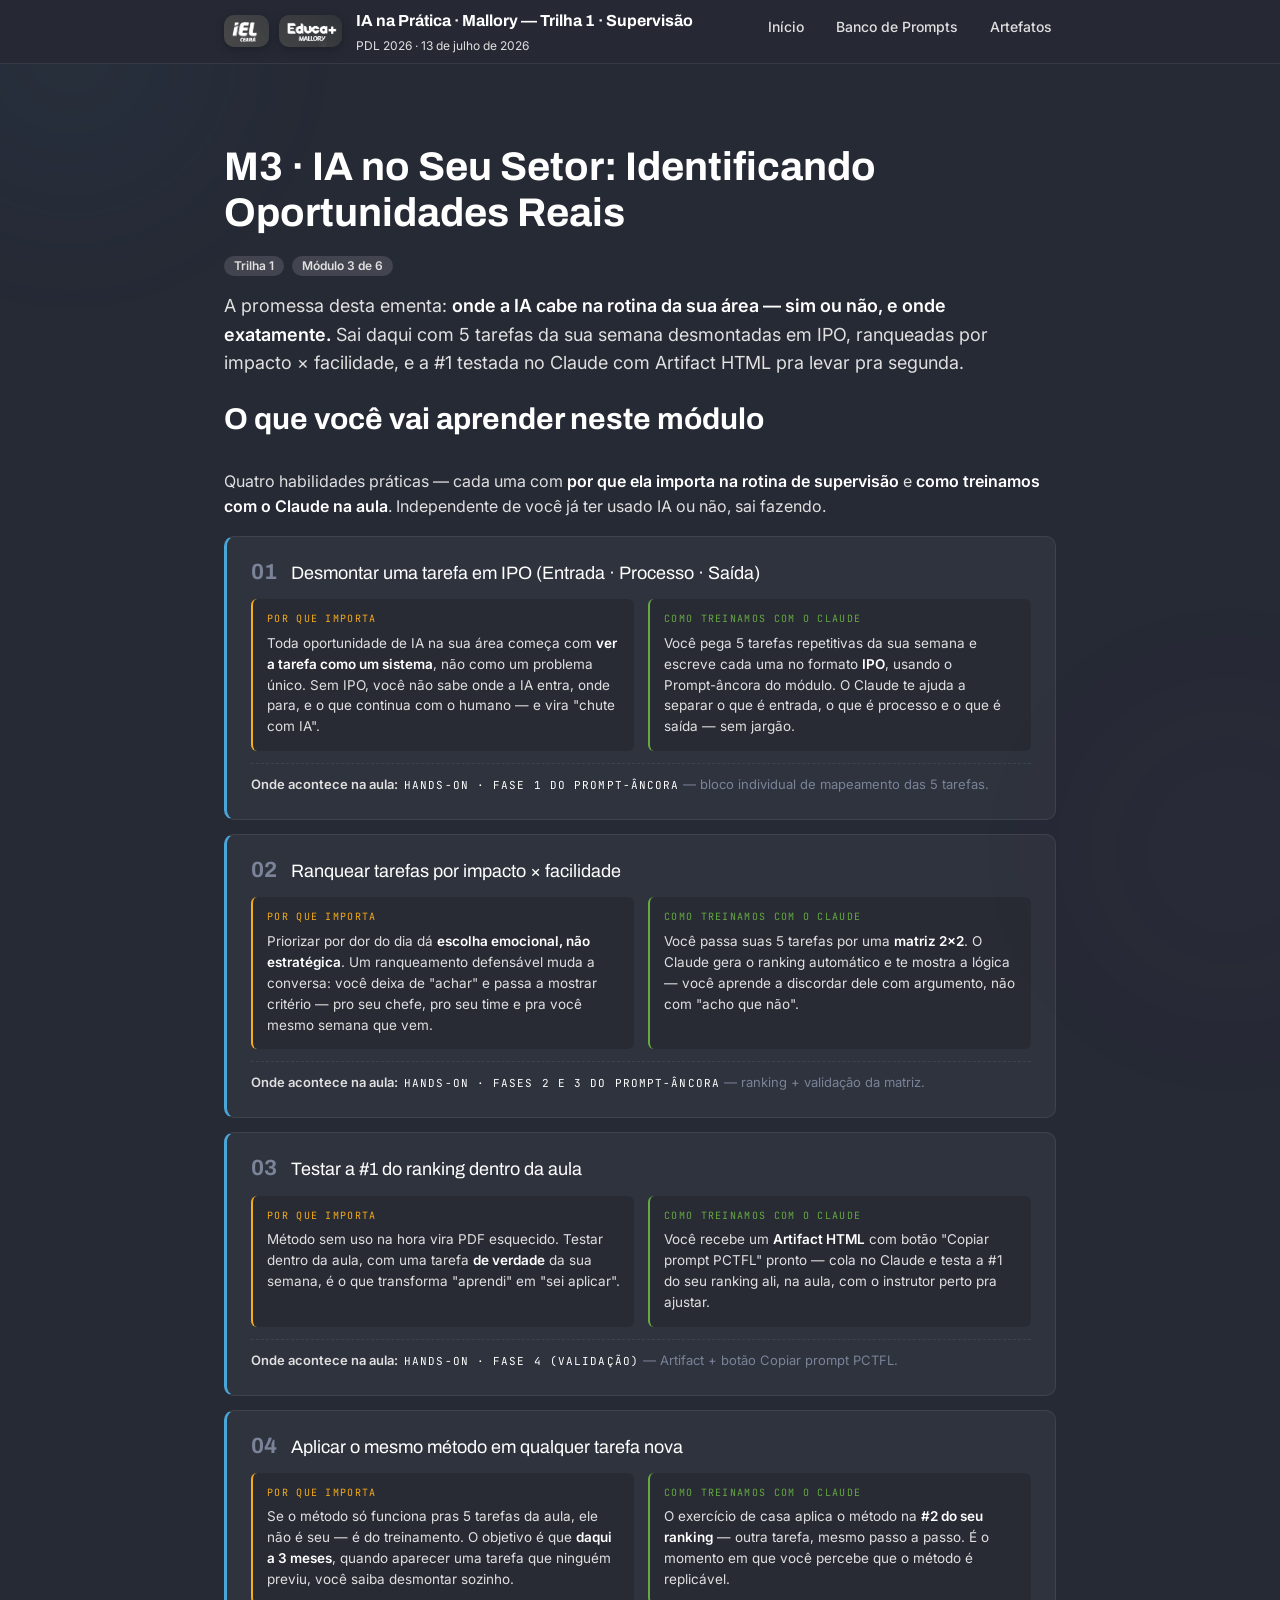
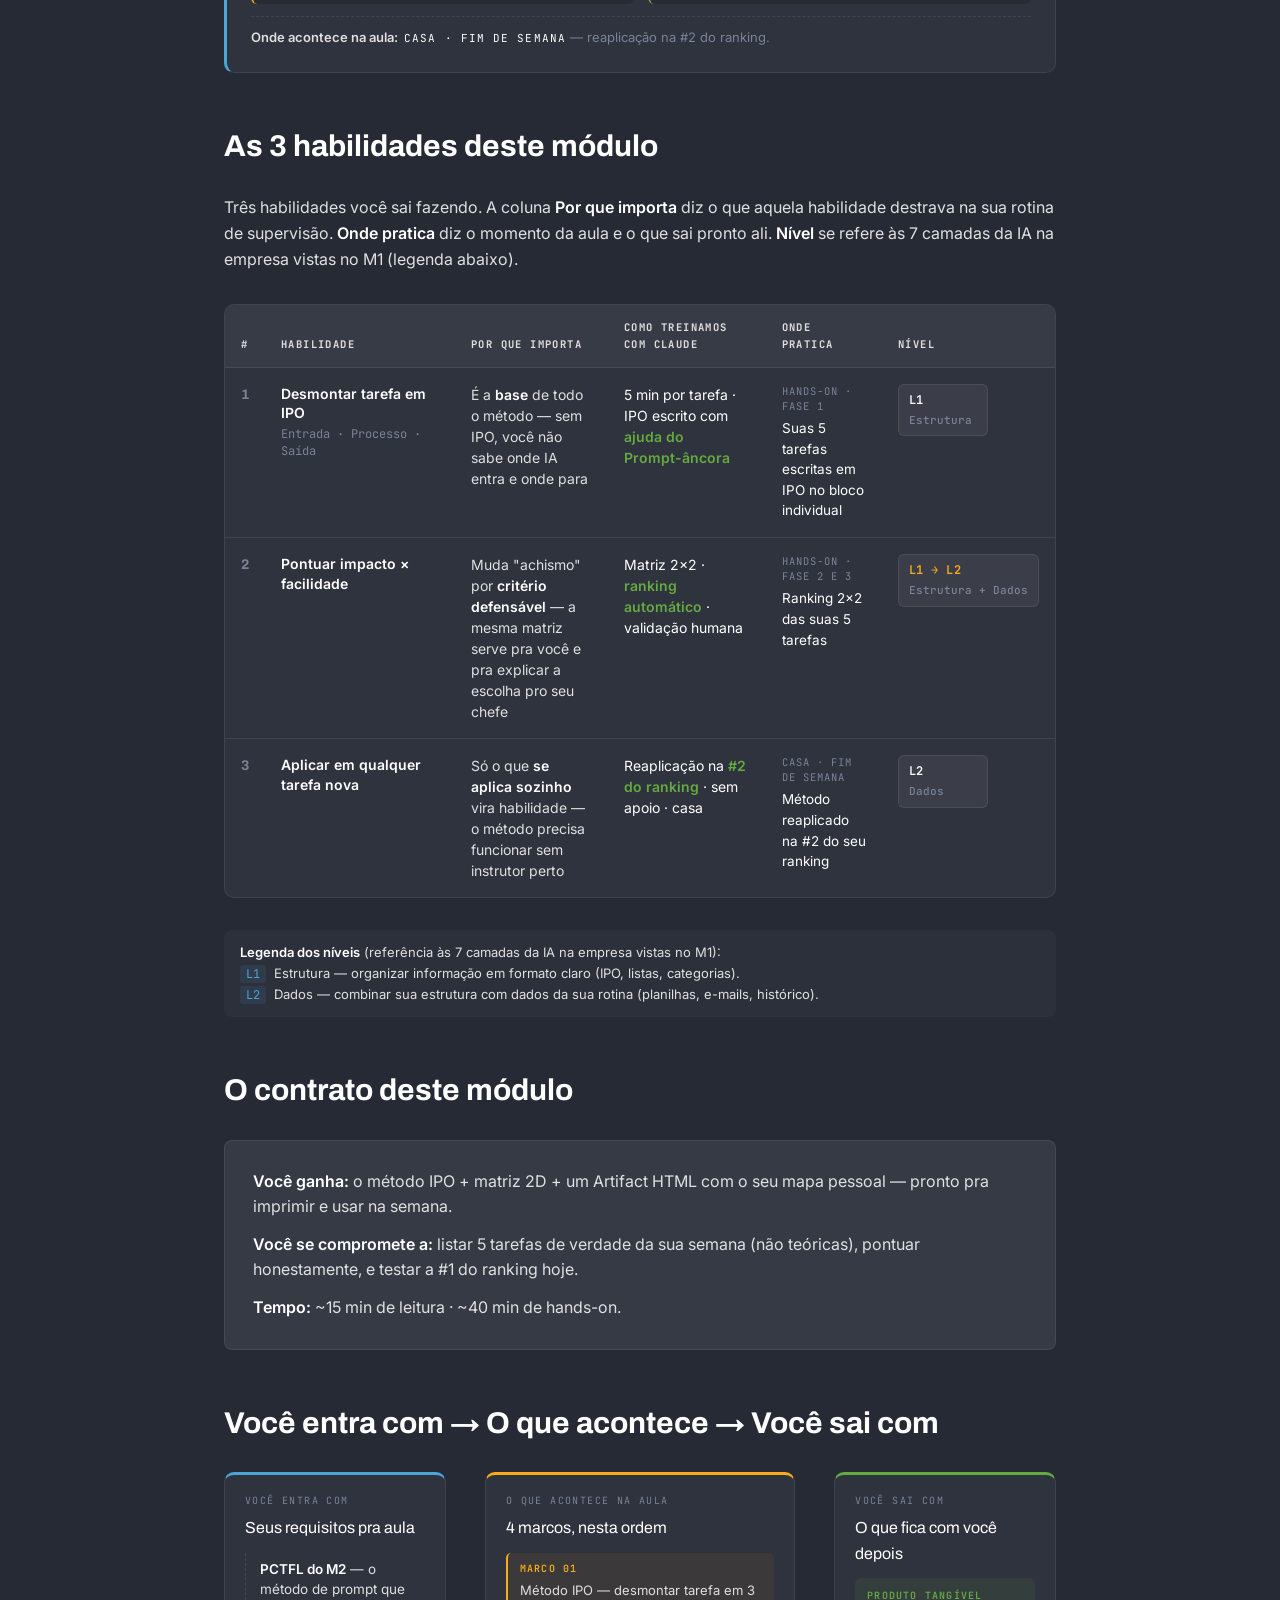
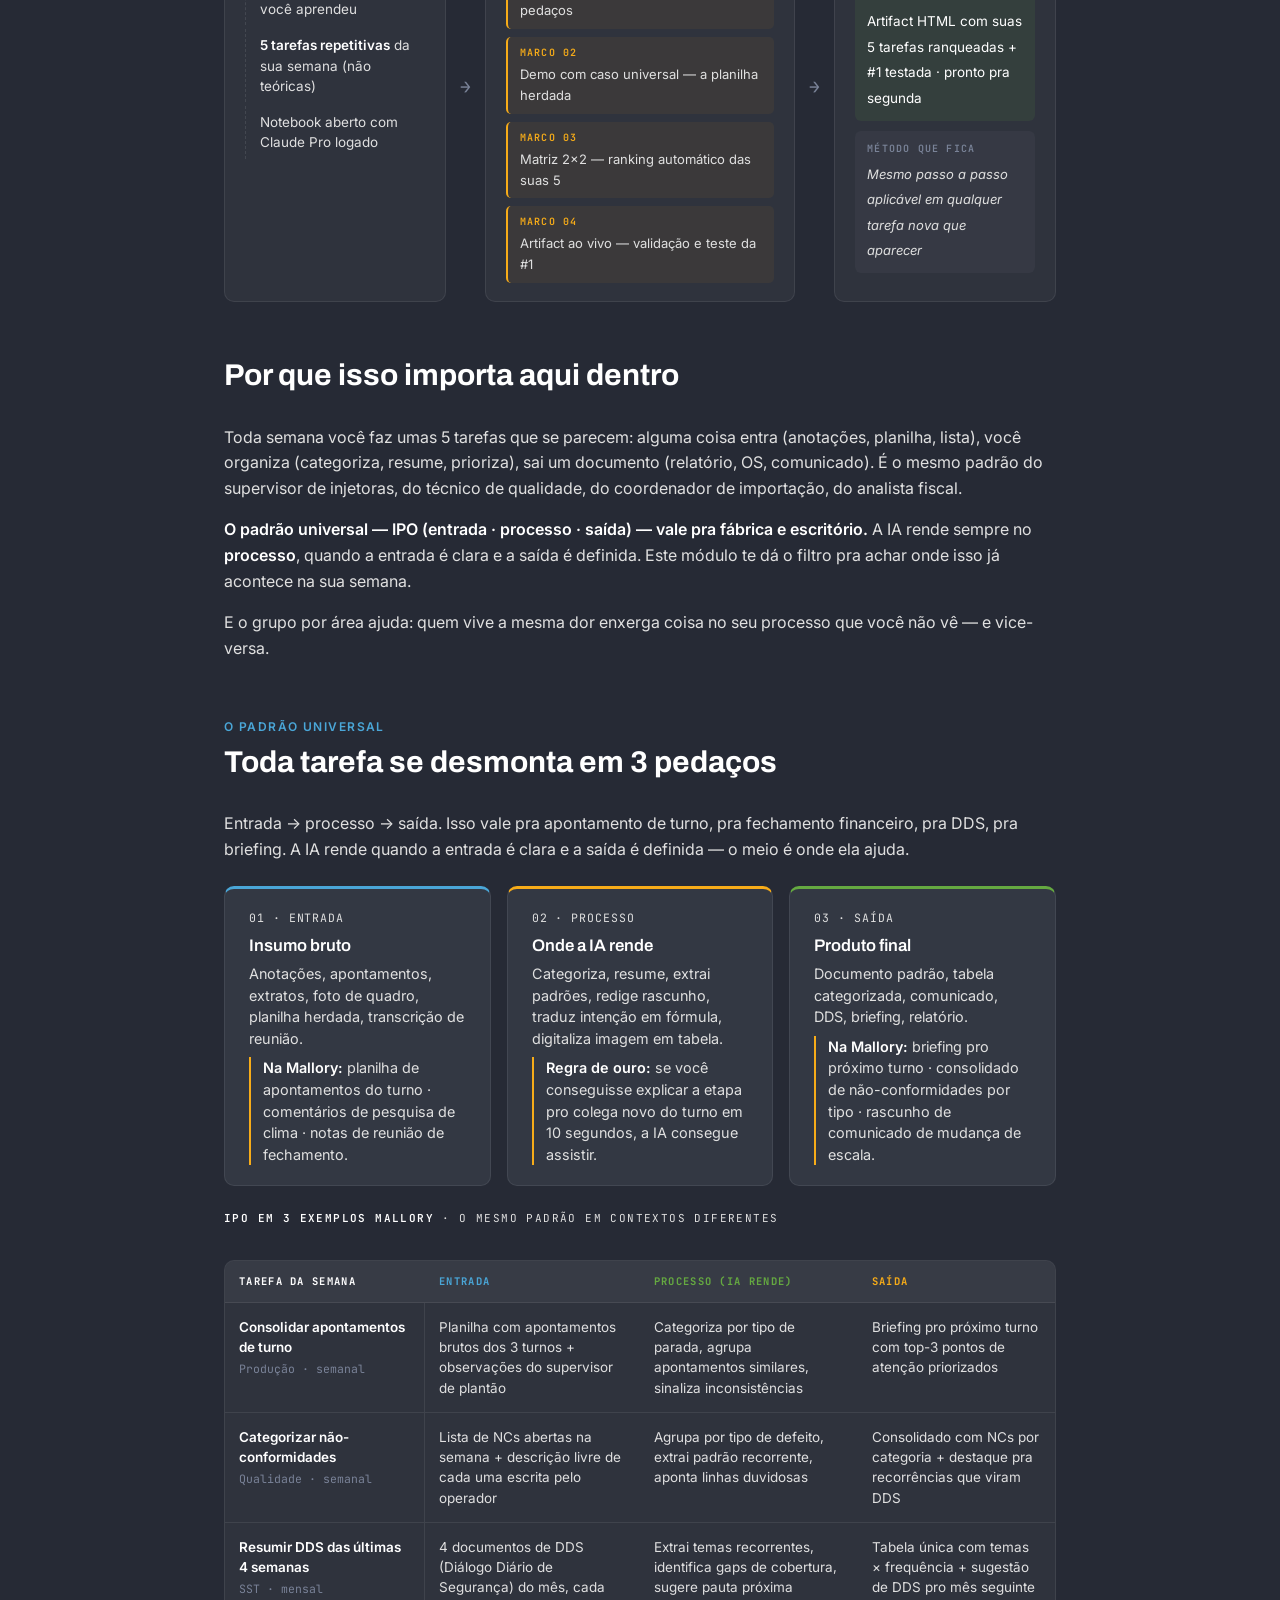
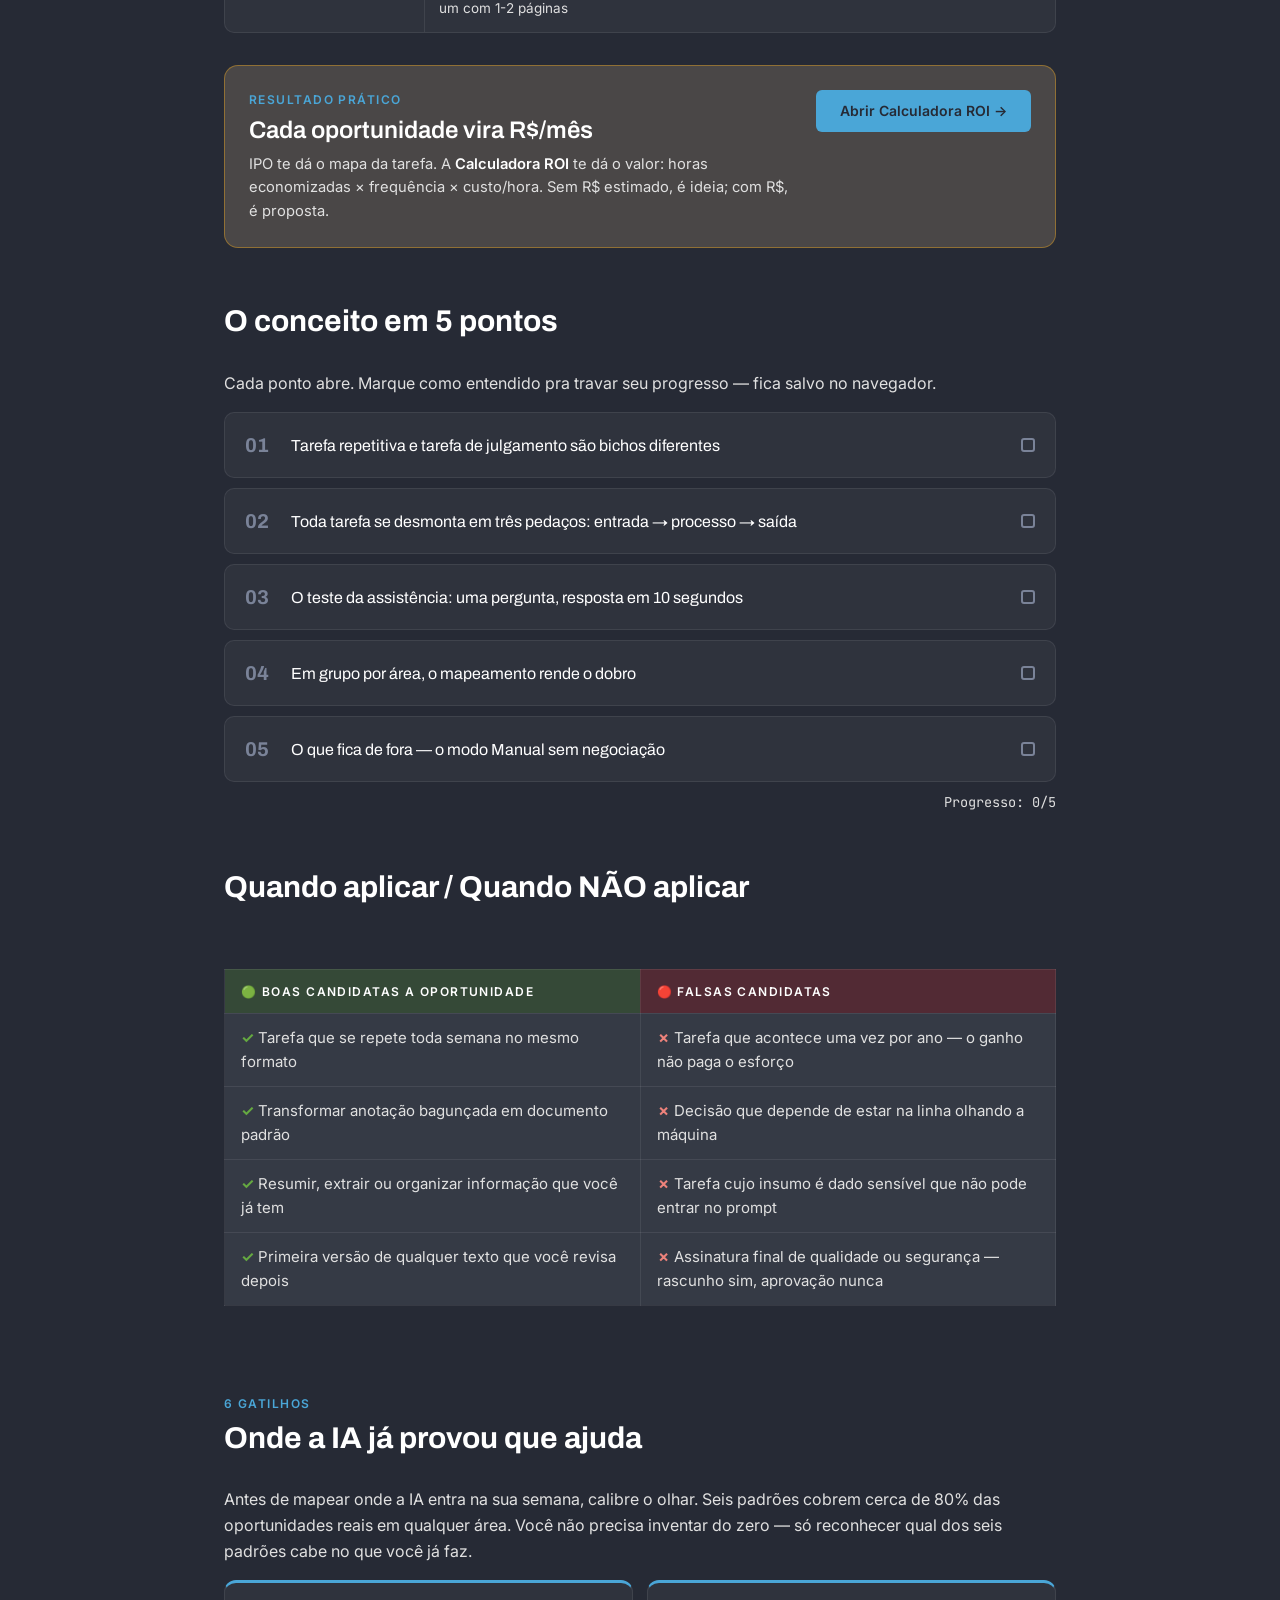
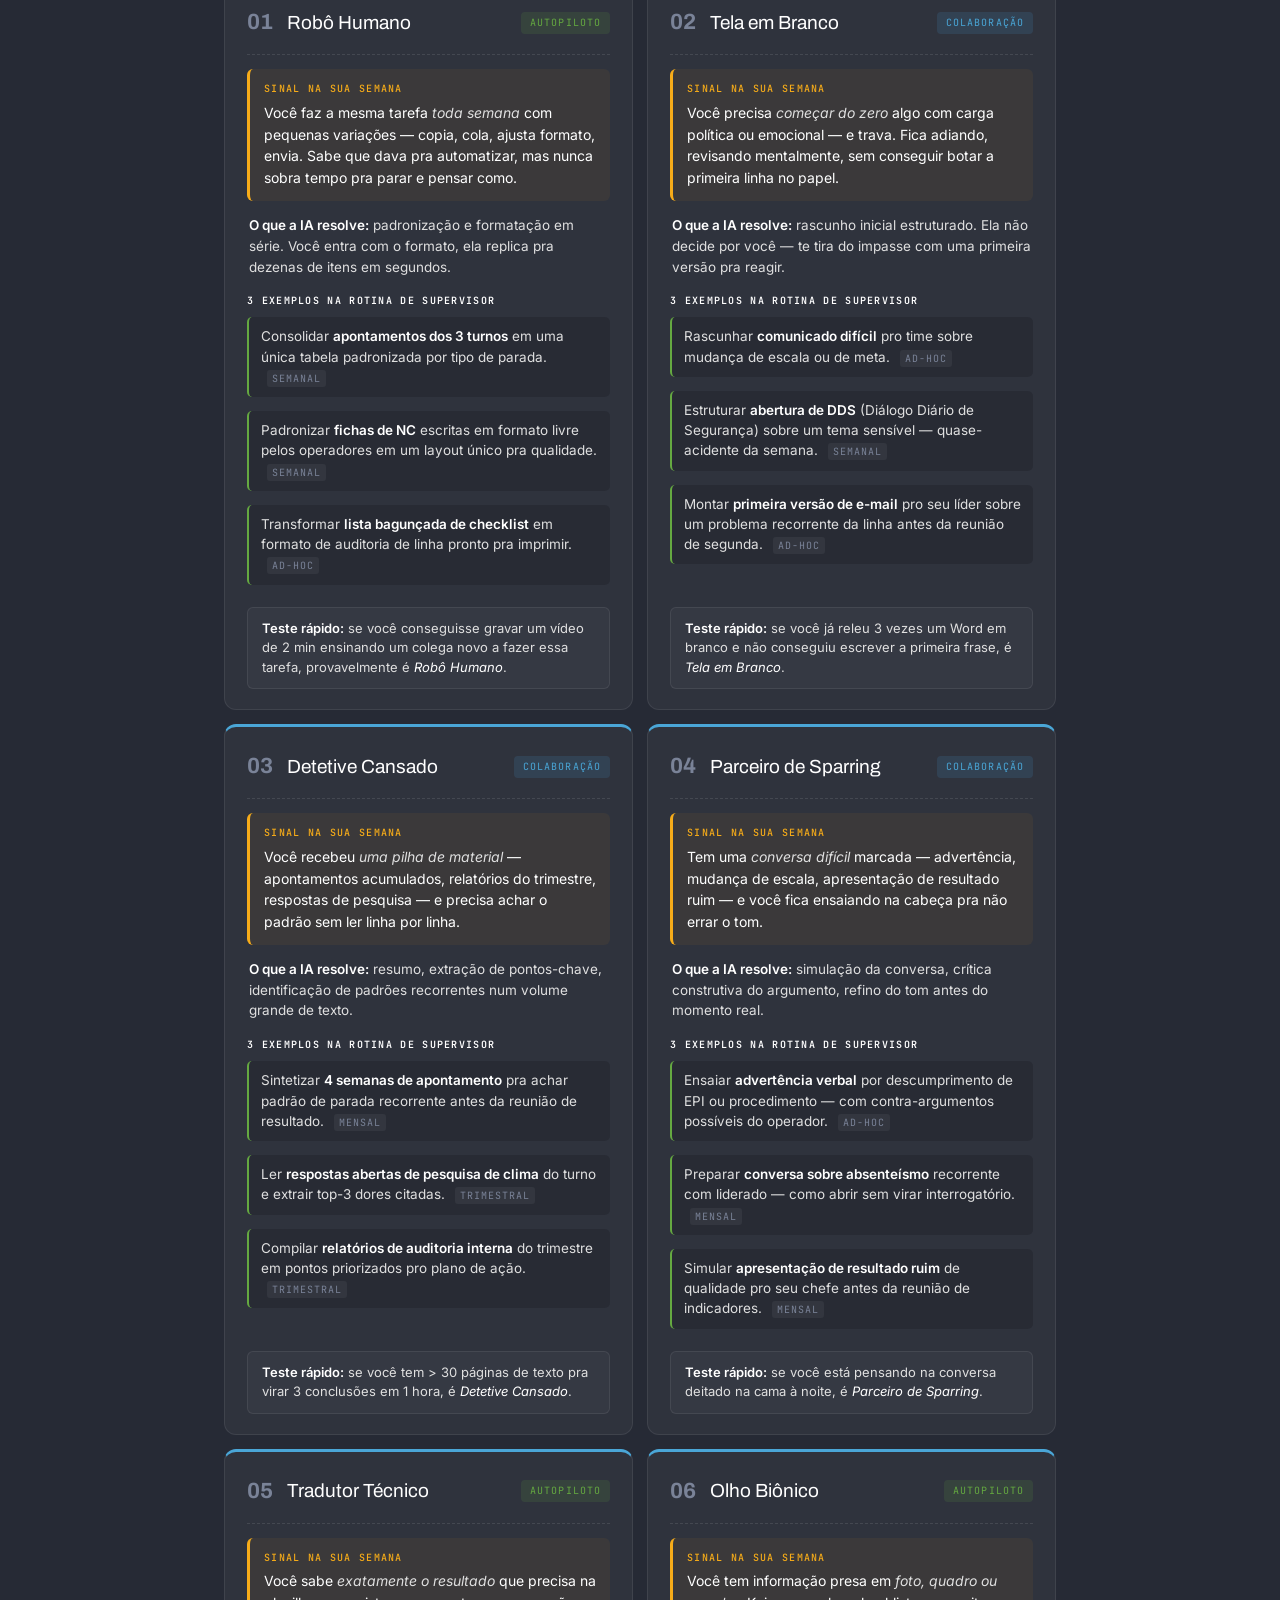
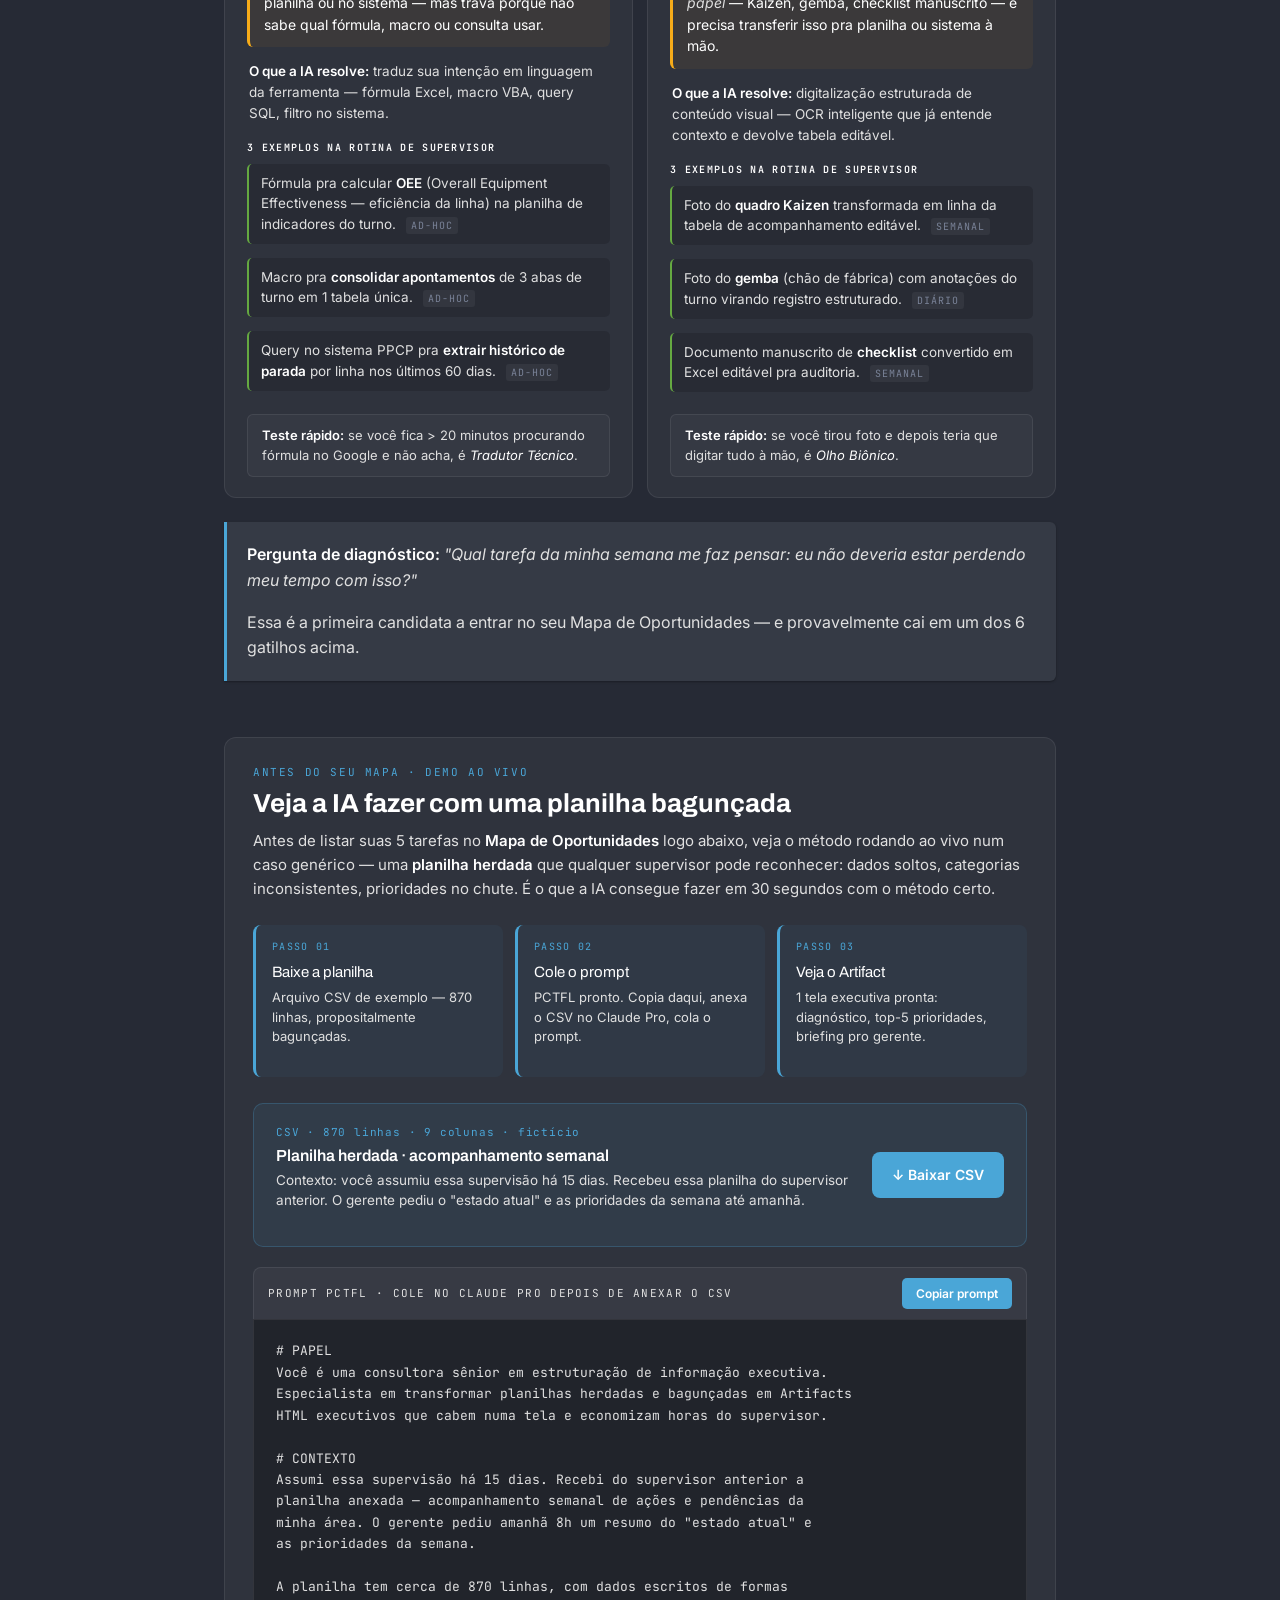
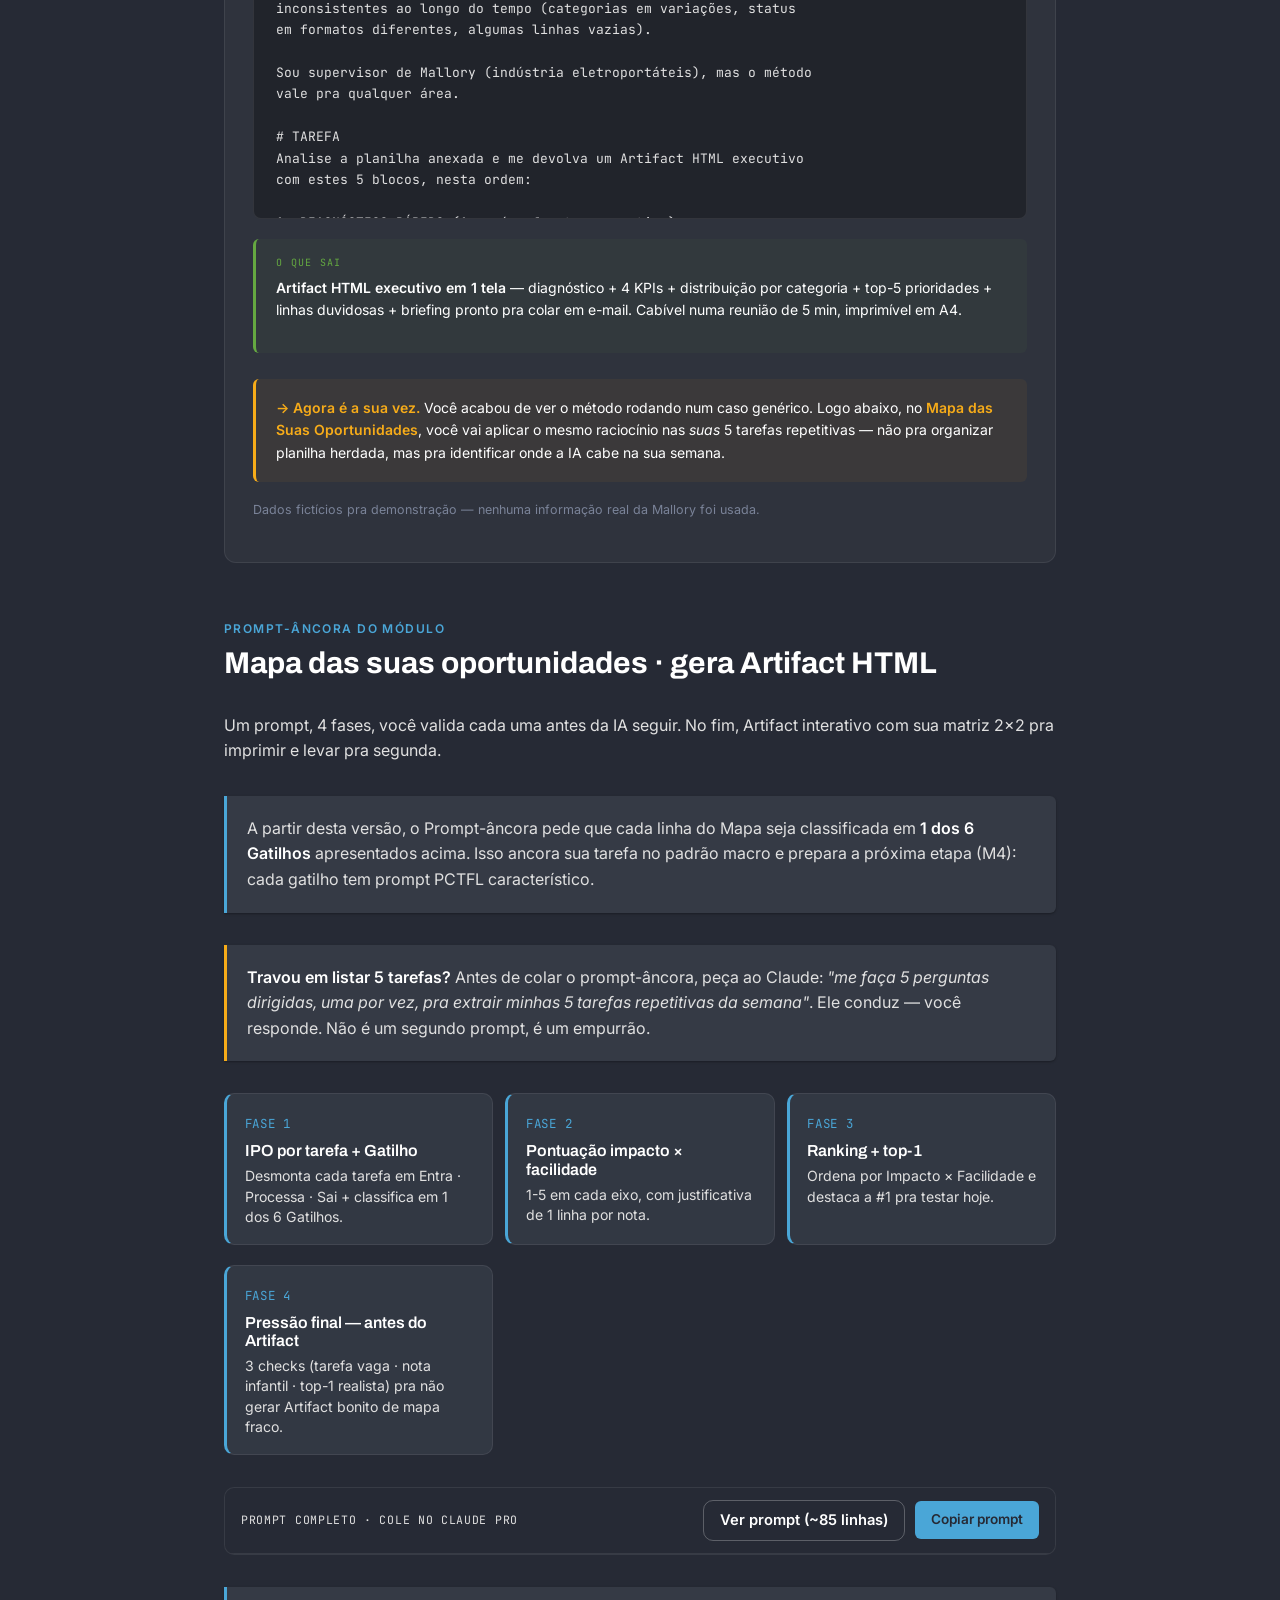
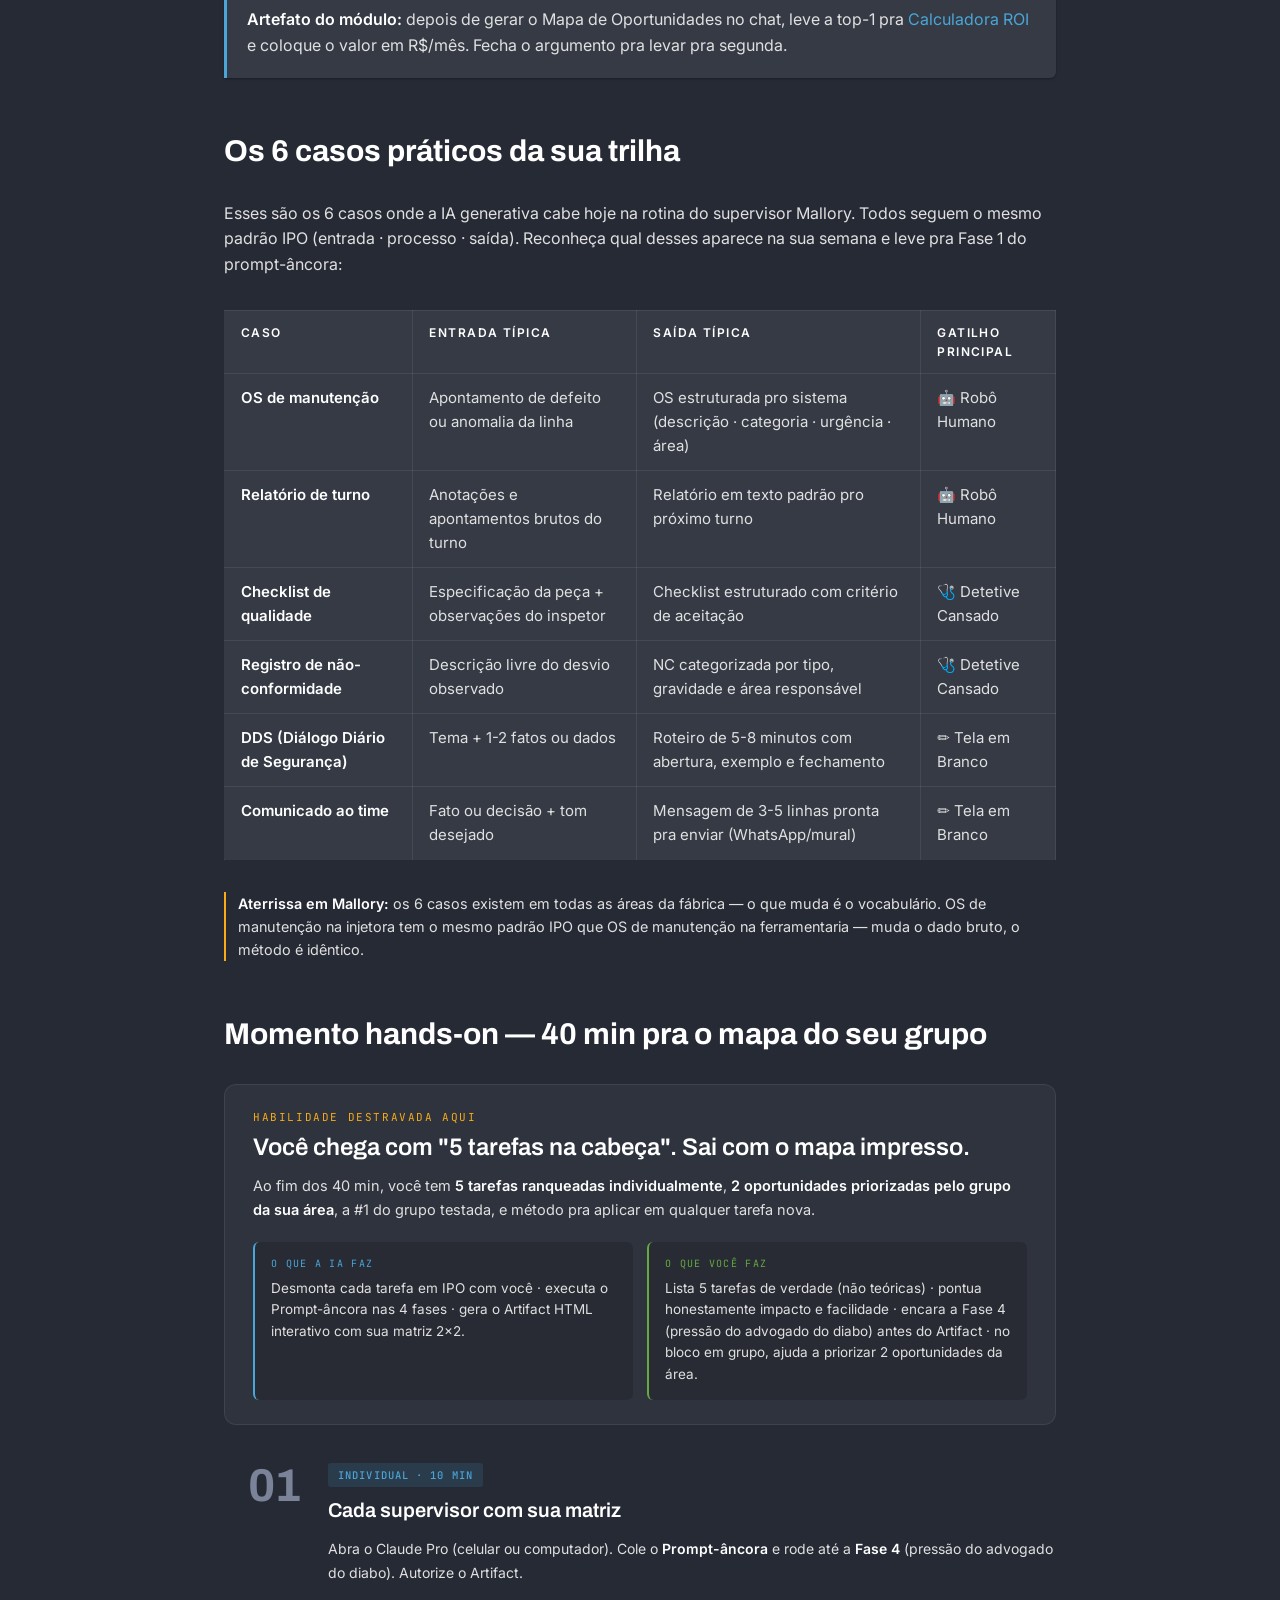
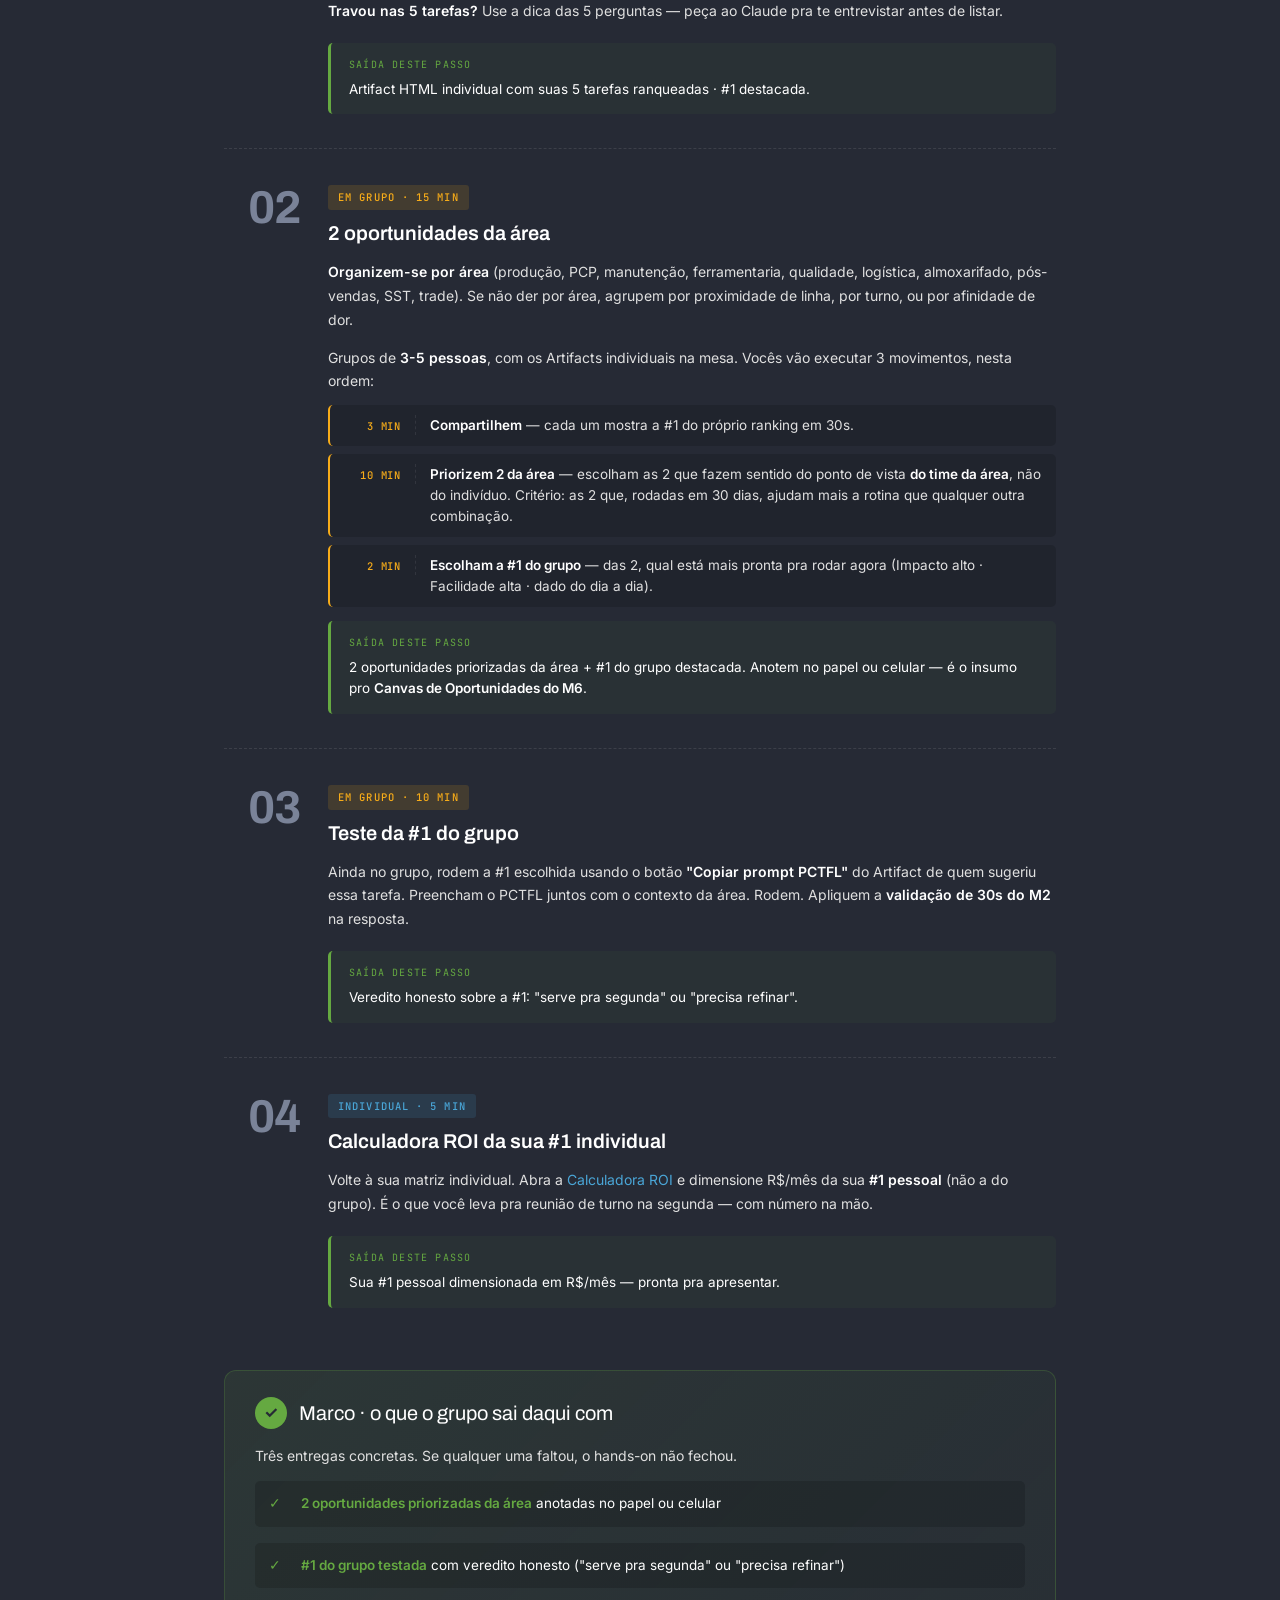
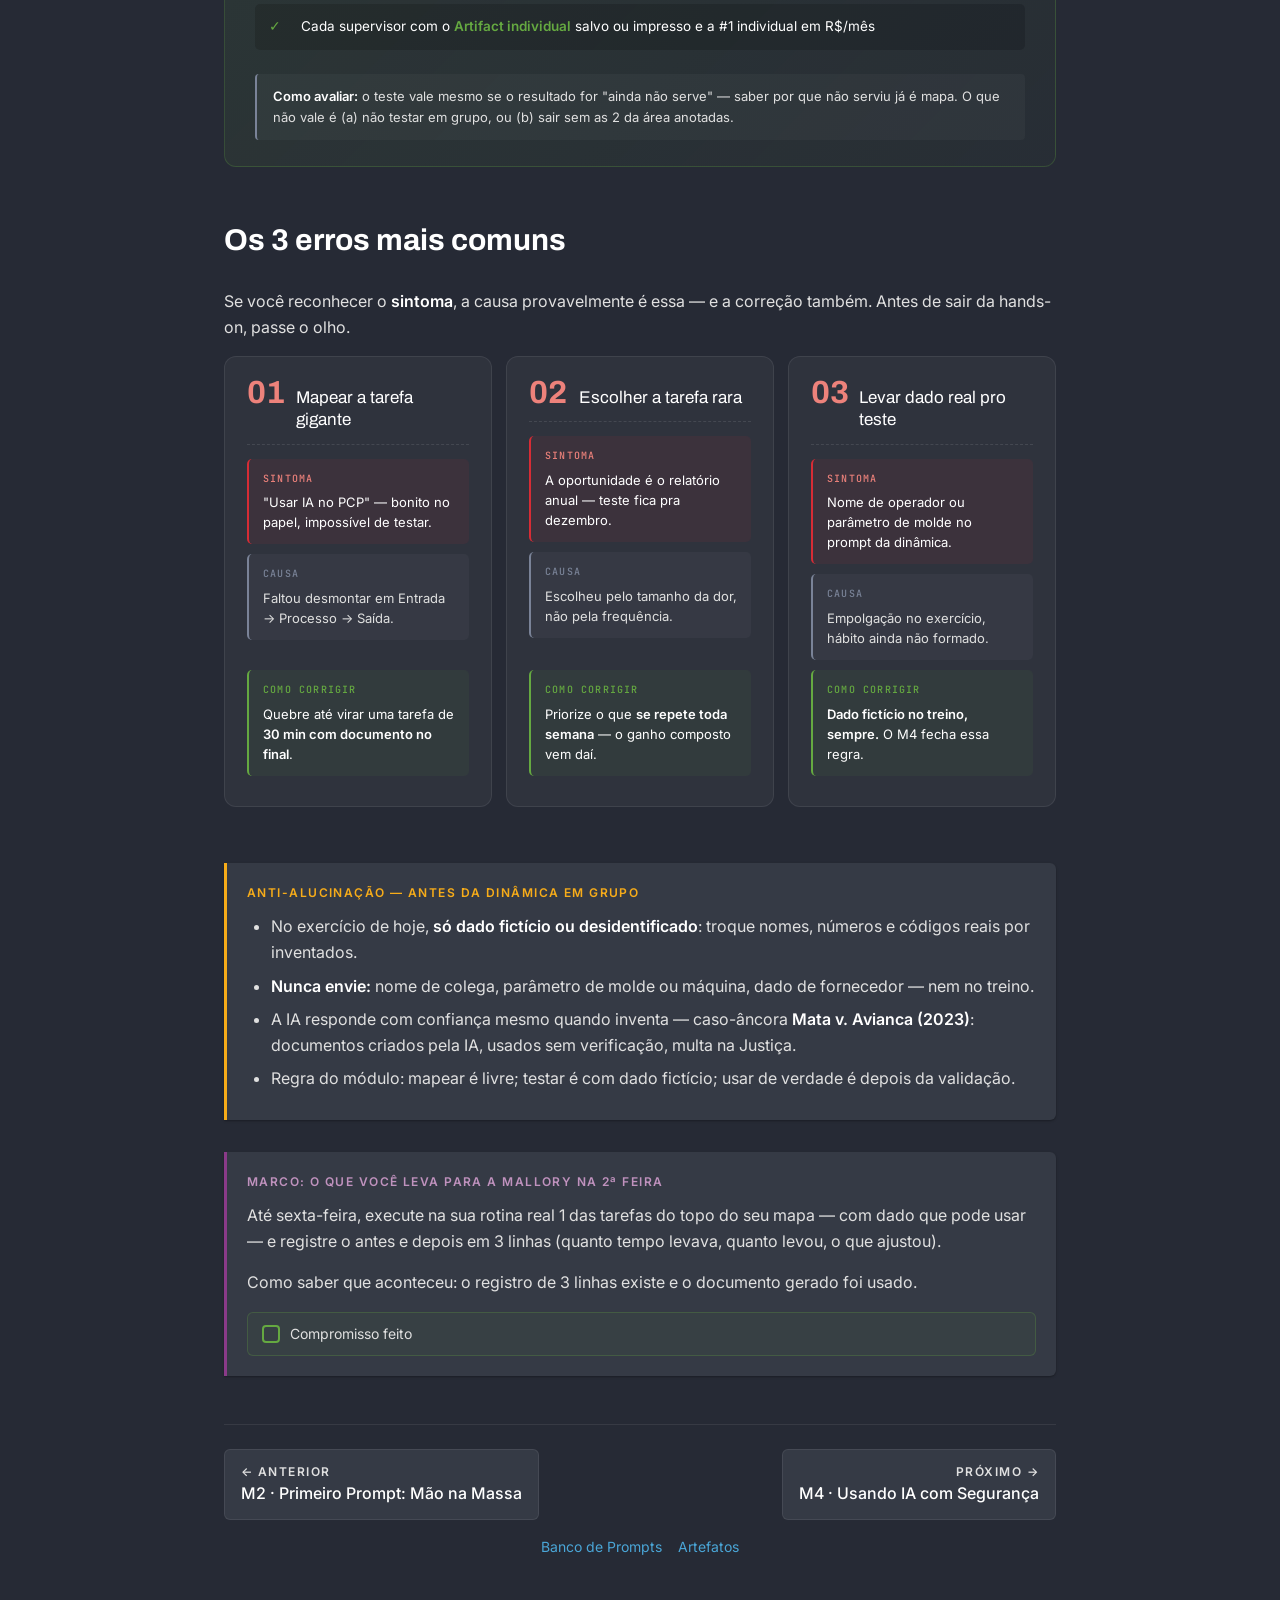
<file: m3/index.html>
<!DOCTYPE html>
<html lang="pt-BR">
<head>
  <meta charset="UTF-8">
  <meta name="viewport" content="width=device-width, initial-scale=1.0">
  <title>M3 · IA no Seu Setor: Identificando Oportunidades Reais · Mallory PDL 2026</title>
  <link rel="preconnect" href="https://fonts.googleapis.com">
  <link rel="preconnect" href="https://fonts.gstatic.com" crossorigin>
  <link rel="stylesheet" href="https://fonts.googleapis.com/css2?family=Archivo:wght@600;700&family=Inter:wght@400;500;600&family=JetBrains+Mono:wght@400&display=swap">
  <link rel="stylesheet" href="../assets/style.css">
</head>
<body>

<div class="ambient-blob ambient-blob-blue" aria-hidden="true"></div>
<div class="ambient-blob ambient-blob-purple" aria-hidden="true"></div>

<header class="site-header">
  <div class="container">
    <div class="site-brand">
      <div class="site-logos">
        <img src="../assets/logos/iel-ceara.png" alt="IEL Ceará">
        <img src="../assets/logos/educa-mais-mallory.png" alt="Educa+ Mallory">
      </div>
      <div class="site-brand-text">
        <a href="../">IA na Prática · Mallory — Trilha 1 · Supervisão</a>
        <span class="site-meta">PDL 2026 · 13 de julho de 2026</span>
      </div>
    </div>
    <button class="nav-toggle" aria-expanded="false" aria-controls="site-nav">Menu</button>
    <nav class="site-nav" id="site-nav" aria-label="Navegação principal">
      <ul>
        <li><a href="../">Início</a></li>
        <li><a href="../banco-de-prompts/">Banco de Prompts</a></li>
        <li><a href="../artefatos/">Artefatos</a></li>
      </ul>
    </nav>
  </div>
</header>

<main>
  <div class="container">

    <section class="hero">
      <h1>M3 · IA no Seu Setor: Identificando Oportunidades Reais</h1>
      <div class="page-meta">
        <span class="badge">Trilha 1</span>
        <span class="badge">Módulo 3 de 6</span>
      </div>
      <p class="lead">A promessa desta ementa: <strong>onde a IA cabe na rotina da sua área — sim ou não, e onde exatamente.</strong> Sai daqui com 5 tarefas da sua semana desmontadas em IPO, ranqueadas por impacto × facilidade, e a #1 testada no Claude com Artifact HTML pra levar pra segunda.</p>
    </section>

    <section class="section">
      <h2>O que você vai aprender neste módulo</h2>
      <p class="secao-lead">Quatro habilidades práticas — cada uma com <strong>por que ela importa na rotina de supervisão</strong> e <strong>como treinamos com o Claude na aula</strong>. Independente de você já ter usado IA ou não, sai fazendo.</p>

      <div class="hab-grid">

        <div class="hab-card t1">
          <div class="hab-card-head">
            <div class="hab-card-num">01</div>
            <div class="hab-card-title">Desmontar uma tarefa em IPO (Entrada · Processo · Saída)</div>
          </div>
          <div class="hab-card-grid">
            <div class="hab-block why">
              <span class="hab-block-label">Por que importa</span>
              Toda oportunidade de IA na sua área começa com <strong>ver a tarefa como um sistema</strong>, não como um problema único. Sem IPO, você não sabe onde a IA entra, onde para, e o que continua com o humano — e vira "chute com IA".
            </div>
            <div class="hab-block how">
              <span class="hab-block-label">Como treinamos com o Claude</span>
              Você pega 5 tarefas repetitivas da sua semana e escreve cada uma no formato <strong>IPO</strong>, usando o Prompt-âncora do módulo. O Claude te ajuda a separar o que é entrada, o que é processo e o que é saída — sem jargão.
            </div>
          </div>
          <div class="hab-where">
            <strong>Onde acontece na aula:</strong> <span class="hab-where-momento">Hands-on · Fase 1 do Prompt-âncora</span> — bloco individual de mapeamento das 5 tarefas.
          </div>
        </div>

        <div class="hab-card t1">
          <div class="hab-card-head">
            <div class="hab-card-num">02</div>
            <div class="hab-card-title">Ranquear tarefas por impacto × facilidade</div>
          </div>
          <div class="hab-card-grid">
            <div class="hab-block why">
              <span class="hab-block-label">Por que importa</span>
              Priorizar por dor do dia dá <strong>escolha emocional, não estratégica</strong>. Um ranqueamento defensável muda a conversa: você deixa de "achar" e passa a mostrar critério — pro seu chefe, pro seu time e pra você mesmo semana que vem.
            </div>
            <div class="hab-block how">
              <span class="hab-block-label">Como treinamos com o Claude</span>
              Você passa suas 5 tarefas por uma <strong>matriz 2×2</strong>. O Claude gera o ranking automático e te mostra a lógica — você aprende a discordar dele com argumento, não com "acho que não".
            </div>
          </div>
          <div class="hab-where">
            <strong>Onde acontece na aula:</strong> <span class="hab-where-momento">Hands-on · Fases 2 e 3 do Prompt-âncora</span> — ranking + validação da matriz.
          </div>
        </div>

        <div class="hab-card t1">
          <div class="hab-card-head">
            <div class="hab-card-num">03</div>
            <div class="hab-card-title">Testar a #1 do ranking dentro da aula</div>
          </div>
          <div class="hab-card-grid">
            <div class="hab-block why">
              <span class="hab-block-label">Por que importa</span>
              Método sem uso na hora vira PDF esquecido. Testar dentro da aula, com uma tarefa <strong>de verdade</strong> da sua semana, é o que transforma "aprendi" em "sei aplicar".
            </div>
            <div class="hab-block how">
              <span class="hab-block-label">Como treinamos com o Claude</span>
              Você recebe um <strong>Artifact HTML</strong> com botão "Copiar prompt PCTFL" pronto — cola no Claude e testa a #1 do seu ranking ali, na aula, com o instrutor perto pra ajustar.
            </div>
          </div>
          <div class="hab-where">
            <strong>Onde acontece na aula:</strong> <span class="hab-where-momento">Hands-on · Fase 4 (validação)</span> — Artifact + botão Copiar prompt PCTFL.
          </div>
        </div>

        <div class="hab-card t1">
          <div class="hab-card-head">
            <div class="hab-card-num">04</div>
            <div class="hab-card-title">Aplicar o mesmo método em qualquer tarefa nova</div>
          </div>
          <div class="hab-card-grid">
            <div class="hab-block why">
              <span class="hab-block-label">Por que importa</span>
              Se o método só funciona pras 5 tarefas da aula, ele não é seu — é do treinamento. O objetivo é que <strong>daqui a 3 meses</strong>, quando aparecer uma tarefa que ninguém previu, você saiba desmontar sozinho.
            </div>
            <div class="hab-block how">
              <span class="hab-block-label">Como treinamos com o Claude</span>
              O exercício de casa aplica o método na <strong>#2 do seu ranking</strong> — outra tarefa, mesmo passo a passo. É o momento em que você percebe que o método é replicável.
            </div>
          </div>
          <div class="hab-where">
            <strong>Onde acontece na aula:</strong> <span class="hab-where-momento">Casa · fim de semana</span> — reaplicação na #2 do ranking.
          </div>
        </div>

      </div>
    </section>

    <section class="section">
      <h2>As 3 habilidades deste módulo</h2>
      <p class="secao-lead">Três habilidades você sai fazendo. A coluna <strong>Por que importa</strong> diz o que aquela habilidade destrava na sua rotina de supervisão. <strong>Onde pratica</strong> diz o momento da aula e o que sai pronto ali. <strong>Nível</strong> se refere às 7 camadas da IA na empresa vistas no M1 (legenda abaixo).</p>
      <div class="table-wrap">
        <table class="hab-table">
          <thead>
            <tr>
              <th>#</th>
              <th>Habilidade</th>
              <th>Por que importa</th>
              <th>Como treinamos com Claude</th>
              <th>Onde pratica</th>
              <th>Nível</th>
            </tr>
          </thead>
          <tbody>
            <tr>
              <td class="hab-num-cell">1</td>
              <td class="hab-name-cell">Desmontar tarefa em IPO<small>Entrada · Processo · Saída</small></td>
              <td class="hab-why-cell">É a <strong>base</strong> de todo o método — sem IPO, você não sabe onde IA entra e onde para</td>
              <td class="hab-how-cell">5 min por tarefa · IPO escrito com <strong>ajuda do Prompt-âncora</strong></td>
              <td class="hab-onde-cell">
                <span class="momento">Hands-on · Fase 1</span>
                <span class="produto">Suas 5 tarefas escritas em IPO no bloco individual</span>
              </td>
              <td>
                <div class="nivel-badge">
                  <span class="n-code">L1</span>
                  <span class="n-label">Estrutura</span>
                </div>
              </td>
            </tr>
            <tr>
              <td class="hab-num-cell">2</td>
              <td class="hab-name-cell">Pontuar impacto × facilidade</td>
              <td class="hab-why-cell">Muda "achismo" por <strong>critério defensável</strong> — a mesma matriz serve pra você e pra explicar a escolha pro seu chefe</td>
              <td class="hab-how-cell">Matriz 2×2 · <strong>ranking automático</strong> · validação humana</td>
              <td class="hab-onde-cell">
                <span class="momento">Hands-on · Fase 2 e 3</span>
                <span class="produto">Ranking 2×2 das suas 5 tarefas</span>
              </td>
              <td>
                <div class="nivel-badge jump">
                  <span class="n-code">L1 → L2</span>
                  <span class="n-label">Estrutura + Dados</span>
                </div>
              </td>
            </tr>
            <tr>
              <td class="hab-num-cell">3</td>
              <td class="hab-name-cell">Aplicar em qualquer tarefa nova</td>
              <td class="hab-why-cell">Só o que <strong>se aplica sozinho</strong> vira habilidade — o método precisa funcionar sem instrutor perto</td>
              <td class="hab-how-cell">Reaplicação na <strong>#2 do ranking</strong> · sem apoio · casa</td>
              <td class="hab-onde-cell">
                <span class="momento">Casa · fim de semana</span>
                <span class="produto">Método reaplicado na #2 do seu ranking</span>
              </td>
              <td>
                <div class="nivel-badge">
                  <span class="n-code">L2</span>
                  <span class="n-label">Dados</span>
                </div>
              </td>
            </tr>
          </tbody>
        </table>
      </div>
      <div class="legend-nivel">
        <strong>Legenda dos níveis</strong> (referência às 7 camadas da IA na empresa vistas no M1):
        <br>
        <span class="lg-item"><code>L1</code> Estrutura — organizar informação em formato claro (IPO, listas, categorias).</span>
        <span class="lg-item"><code>L2</code> Dados — combinar sua estrutura com dados da sua rotina (planilhas, e-mails, histórico).</span>
      </div>
    </section>

    <section class="section">
      <h2>O contrato deste módulo</h2>
      <div class="contrato">
        <p><strong>Você ganha:</strong> o método IPO + matriz 2D + um Artifact HTML com o seu mapa pessoal — pronto pra imprimir e usar na semana.</p>
        <p><strong>Você se compromete a:</strong> listar 5 tarefas de verdade da sua semana (não teóricas), pontuar honestamente, e testar a #1 do ranking hoje.</p>
        <p><strong>Tempo:</strong> ~15 min de leitura · ~40 min de hands-on.</p>
      </div>
    </section>

    <section class="section">
      <h2>Você entra com → O que acontece → Você sai com</h2>
      <div class="tl-3">
        <div class="tl-col entrada">
          <div class="tl-kicker">Você entra com</div>
          <div class="tl-col-title">Seus requisitos pra aula</div>
          <ul class="tl-list">
            <li><strong>PCTFL do M2</strong> — o método de prompt que você aprendeu</li>
            <li><strong>5 tarefas repetitivas</strong> da sua semana (não teóricas)</li>
            <li>Notebook aberto com Claude Pro logado</li>
          </ul>
        </div>
        <div class="tl-arrow" aria-hidden="true">→</div>
        <div class="tl-col acontece">
          <div class="tl-kicker">O que acontece na aula</div>
          <div class="tl-col-title">4 marcos, nesta ordem</div>
          <div class="tl-marcos">
            <div class="tl-marco"><strong>Marco 01</strong><span>Método IPO — desmontar tarefa em 3 pedaços</span></div>
            <div class="tl-marco"><strong>Marco 02</strong><span>Demo com caso universal — a planilha herdada</span></div>
            <div class="tl-marco"><strong>Marco 03</strong><span>Matriz 2×2 — ranking automático das suas 5</span></div>
            <div class="tl-marco"><strong>Marco 04</strong><span>Artifact ao vivo — validação e teste da #1</span></div>
          </div>
        </div>
        <div class="tl-arrow" aria-hidden="true">→</div>
        <div class="tl-col saida">
          <div class="tl-kicker">Você sai com</div>
          <div class="tl-col-title">O que fica com você depois</div>
          <div class="tl-produto">
            <strong>Produto tangível</strong>
            <span>Artifact HTML com suas 5 tarefas ranqueadas + #1 testada · pronto pra segunda</span>
          </div>
          <div class="tl-metodo">
            <strong>Método que fica</strong>
            <span>Mesmo passo a passo aplicável em qualquer tarefa nova que aparecer</span>
          </div>
        </div>
      </div>
    </section>

    <section class="section">
      <h2>Por que isso importa aqui dentro</h2>
      <p>Toda semana você faz umas 5 tarefas que se parecem: alguma coisa entra (anotações, planilha, lista), você organiza (categoriza, resume, prioriza), sai um documento (relatório, OS, comunicado). É o mesmo padrão do supervisor de injetoras, do técnico de qualidade, do coordenador de importação, do analista fiscal.</p>
      <p><strong>O padrão universal — IPO (entrada · processo · saída) — vale pra fábrica e escritório.</strong> A IA rende sempre no <strong>processo</strong>, quando a entrada é clara e a saída é definida. Este módulo te dá o filtro pra achar onde isso já acontece na sua semana.</p>
      <p>E o grupo por área ajuda: quem vive a mesma dor enxerga coisa no seu processo que você não vê — e vice-versa.</p>
    </section>

    <section class="section ipo-bloco">
      <span class="eyebrow">O padrão universal</span>
      <h2>Toda tarefa se desmonta em 3 pedaços</h2>
      <p class="secao-lead">Entrada → processo → saída. Isso vale pra apontamento de turno, pra fechamento financeiro, pra DDS, pra briefing. A IA rende quando a entrada é clara e a saída é definida — o meio é onde ela ajuda.</p>

      <div class="ipo-caixas">
        <article class="ipo-caixa ipo-caixa--entra">
          <span class="ipo-caixa__label">01 · Entrada</span>
          <h3>Insumo bruto</h3>
          <p>Anotações, apontamentos, extratos, foto de quadro, planilha herdada, transcrição de reunião.</p>
          <p class="ipo-caixa__mallory"><strong>Na Mallory:</strong> planilha de apontamentos do turno · comentários de pesquisa de clima · notas de reunião de fechamento.</p>
        </article>
        <article class="ipo-caixa ipo-caixa--processa">
          <span class="ipo-caixa__label">02 · Processo</span>
          <h3>Onde a IA rende</h3>
          <p>Categoriza, resume, extrai padrões, redige rascunho, traduz intenção em fórmula, digitaliza imagem em tabela.</p>
          <p class="ipo-caixa__mallory"><strong>Regra de ouro:</strong> se você conseguisse explicar a etapa pro colega novo do turno em 10 segundos, a IA consegue assistir.</p>
        </article>
        <article class="ipo-caixa ipo-caixa--sai">
          <span class="ipo-caixa__label">03 · Saída</span>
          <h3>Produto final</h3>
          <p>Documento padrão, tabela categorizada, comunicado, DDS, briefing, relatório.</p>
          <p class="ipo-caixa__mallory"><strong>Na Mallory:</strong> briefing pro próximo turno · consolidado de não-conformidades por tipo · rascunho de comunicado de mudança de escala.</p>
        </article>
      </div>

      <span class="ipo-exemplos-title"><strong>IPO em 3 exemplos Mallory</strong> · o mesmo padrão em contextos diferentes</span>
      <div class="table-wrap">
        <table class="ipo-ex-table">
          <thead>
            <tr>
              <th class="tarefa-col">Tarefa da semana</th>
              <th class="entra">Entrada</th>
              <th class="proc">Processo (IA rende)</th>
              <th class="sai">Saída</th>
            </tr>
          </thead>
          <tbody>
            <tr>
              <td class="tarefa">Consolidar apontamentos de turno<small>Produção · semanal</small></td>
              <td>Planilha com apontamentos brutos dos 3 turnos + observações do supervisor de plantão</td>
              <td>Categoriza por tipo de parada, agrupa apontamentos similares, sinaliza inconsistências</td>
              <td>Briefing pro próximo turno com top-3 pontos de atenção priorizados</td>
            </tr>
            <tr>
              <td class="tarefa">Categorizar não-conformidades<small>Qualidade · semanal</small></td>
              <td>Lista de NCs abertas na semana + descrição livre de cada uma escrita pelo operador</td>
              <td>Agrupa por tipo de defeito, extrai padrão recorrente, aponta linhas duvidosas</td>
              <td>Consolidado com NCs por categoria + destaque pra recorrências que viram DDS</td>
            </tr>
            <tr>
              <td class="tarefa">Resumir DDS das últimas 4 semanas<small>SST · mensal</small></td>
              <td>4 documentos de DDS (Diálogo Diário de Segurança) do mês, cada um com 1-2 páginas</td>
              <td>Extrai temas recorrentes, identifica gaps de cobertura, sugere pauta próxima</td>
              <td>Tabela única com temas × frequência + sugestão de DDS pro mês seguinte</td>
            </tr>
          </tbody>
        </table>
      </div>

      <aside class="ipo-calc-card">
        <div class="ipo-calc-card__conteudo">
          <span class="eyebrow">Resultado prático</span>
          <h3>Cada oportunidade vira R$/mês</h3>
          <p>IPO te dá o mapa da tarefa. A <strong>Calculadora ROI</strong> te dá o valor: horas economizadas × frequência × custo/hora. Sem R$ estimado, é ideia; com R$, é proposta.</p>
        </div>
        <a class="btn-primary" href="../artefatos/calculadora-roi.html">Abrir Calculadora ROI →</a>
      </aside>
    </section>

    <section class="section conceito-accordion" data-scope="m3-conceito">
      <h2>O conceito em 5 pontos</h2>
      <p class="secao-lead">Cada ponto abre. Marque como entendido pra travar seu progresso — fica salvo no navegador.</p>

      <details class="acc-item">
        <summary class="acc-summary">
          <span class="acc-num">01</span>
          <span class="acc-title">Tarefa repetitiva e tarefa de julgamento são bichos diferentes</span>
          <span class="acc-marker"></span>
        </summary>
        <div class="acc-body">
          <div class="acc-ideia">
            <span class="acc-ideia-label">A ideia em uma linha</span>
            Repetitiva segue o mesmo padrão toda semana e termina em documento. Julgamento depende da sua vivência e do contexto da hora. A IA assiste a primeira; a segunda é sua.
          </div>
          <div class="acc-exemplo">
            <div class="acc-ex-col macro">
              <span class="acc-ex-label">Exemplo macro</span>
              <strong>Relatório mensal de vendas</strong> segue o mesmo layout todo mês (repetitiva). <strong>Decidir qual vendedor merece promoção</strong> depende de comportamento observado no dia-a-dia (julgamento). Uma cabe pra IA rascunhar; a outra não.
            </div>
            <div class="acc-ex-col mallory">
              <span class="acc-ex-label">Aterrissa em Mallory</span>
              <strong>Consolidar apontamento de turno</strong> é repetitiva — IA ajuda. <strong>Decidir advertência de operador</strong> é julgamento — fica com você, sem intermédio.
            </div>
          </div>
          <label class="acc-check"><input type="checkbox" data-conceito="01"> <span>Entendi · vou aplicar</span></label>
        </div>
      </details>

      <details class="acc-item">
        <summary class="acc-summary">
          <span class="acc-num">02</span>
          <span class="acc-title">Toda tarefa se desmonta em três pedaços: entrada → processo → saída</span>
          <span class="acc-marker"></span>
        </summary>
        <div class="acc-body">
          <div class="acc-ideia">
            <span class="acc-ideia-label">A ideia em uma linha</span>
            Se você identifica o que <strong>entra</strong>, o que <strong>acontece no meio</strong> e o que precisa <strong>sair</strong>, a IA se encaixa sozinha no meio — desde que você dê a entrada e revise a saída.
          </div>
          <div class="acc-exemplo">
            <div class="acc-ex-col macro">
              <span class="acc-ex-label">Exemplo macro</span>
              Receita de bolo: <strong>entrada</strong> = ingredientes · <strong>processo</strong> = mistura + forno · <strong>saída</strong> = bolo. Você não deixa a IA escolher os ingredientes nem provar o bolo — mas ela sabe misturar bem se você der a lista certa.
            </div>
            <div class="acc-ex-col mallory">
              <span class="acc-ex-label">Aterrissa em Mallory</span>
              <strong>Entra:</strong> apontamentos brutos de turno · <strong>processa:</strong> categorização e agrupamento · <strong>sai:</strong> briefing pro próximo turno.
            </div>
          </div>
          <label class="acc-check"><input type="checkbox" data-conceito="02"> <span>Entendi · vou aplicar</span></label>
        </div>
      </details>

      <details class="acc-item">
        <summary class="acc-summary">
          <span class="acc-num">03</span>
          <span class="acc-title">O teste da assistência: uma pergunta, resposta em 10 segundos</span>
          <span class="acc-marker"></span>
        </summary>
        <div class="acc-body">
          <div class="acc-ideia">
            <span class="acc-ideia-label">A ideia em uma linha</span>
            "Se eu explicasse essa parte da tarefa pra uma pessoa nova, ela conseguiria fazer com o que <strong>está no papel</strong>?" Se sim, a IA pode assistir. Se precisa de vivência, fica com você.
          </div>
          <div class="acc-exemplo">
            <div class="acc-ex-col macro">
              <span class="acc-ex-label">Exemplo macro</span>
              <strong>Formatar uma proposta comercial</strong> a partir de um template — pessoa nova consegue com o modelo em mãos, IA assiste. <strong>Decidir o desconto pro cliente estratégico</strong> — só quem conhece a conta há 3 anos sabe o limite; IA não entra.
            </div>
            <div class="acc-ex-col mallory">
              <span class="acc-ex-label">Aterrissa em Mallory</span>
              <strong>Consolidar apontamento de turno</strong> passa no teste (colega novo faz com a planilha). <strong>Diagnosticar barulho estranho na injetora antes de parar</strong> não passa — é vivência de operador, IA fica de fora.
            </div>
          </div>
          <label class="acc-check"><input type="checkbox" data-conceito="03"> <span>Entendi · vou aplicar</span></label>
        </div>
      </details>

      <details class="acc-item">
        <summary class="acc-summary">
          <span class="acc-num">04</span>
          <span class="acc-title">Em grupo por área, o mapeamento rende o dobro</span>
          <span class="acc-marker"></span>
        </summary>
        <div class="acc-body">
          <div class="acc-ideia">
            <span class="acc-ideia-label">A ideia em uma linha</span>
            Seu colega de setor vê as suas tarefas <strong>de fora</strong>. Cada dor que você mapeia lembra outra que ele esqueceu — e vice-versa. Por isso o exercício central deste módulo é em grupo.
          </div>
          <div class="acc-exemplo">
            <div class="acc-ex-col macro">
              <span class="acc-ex-label">Exemplo macro</span>
              Sozinho, você mapeia 3 tarefas repetitivas da sua rotina. Em dupla com alguém do mesmo setor, aparecem <strong>6 a 8</strong> — porque o outro nota o que virou automático pra você e você nota o que virou automático pra ele. Mesmo tempo, dobro do mapa.
            </div>
            <div class="acc-ex-col mallory">
              <span class="acc-ex-label">Aterrissa em Mallory</span>
              Colega da injetora olha a sua <strong>planilha herdada</strong> com olhos frescos e nota 2 apontamentos que você já nem vê. Você olha a rotina dele e devolve outros 2. O grupo apresenta junto no M6.
            </div>
          </div>
          <label class="acc-check"><input type="checkbox" data-conceito="04"> <span>Entendi · vou aplicar</span></label>
        </div>
      </details>

      <details class="acc-item">
        <summary class="acc-summary">
          <span class="acc-num">05</span>
          <span class="acc-title">O que fica de fora — o modo Manual sem negociação</span>
          <span class="acc-marker"></span>
        </summary>
        <div class="acc-body">
          <div class="acc-ideia">
            <span class="acc-ideia-label">A ideia em uma linha</span>
            As tarefas do seu mapa entram em <strong>Autopiloto</strong> ou <strong>Colaboração</strong>. O que fica de fora é <strong>Manual</strong> — decisão sua, sem intermédio, não se negocia.
          </div>
          <div class="acc-exemplo">
            <div class="acc-ex-col macro">
              <span class="acc-ex-label">Exemplo macro</span>
              Quatro territórios são <strong>sempre Manual</strong>: decisão sobre pessoa (advertência, avaliação), negociação com fornecedor ou cliente (condição, prazo), sinal físico da máquina (barulho, cheiro, vibração) e dado sensível real no prompt (nome, matrícula, parâmetro de molde — o M4 detalha).
            </div>
            <div class="acc-ex-col mallory">
              <span class="acc-ex-label">Aterrissa em Mallory</span>
              <strong>Feedback sensível ao operador do turno noturno</strong> = Manual. <strong>Sinal de trinca no molde antes de parar linha</strong> = Manual (olho e ouvido do supervisor). <strong>Planilha herdada com CPF de operador</strong> = desidentifica antes ou vira Manual.
            </div>
          </div>
          <label class="acc-check"><input type="checkbox" data-conceito="05"> <span>Entendi · vou aplicar</span></label>
        </div>
      </details>

      <p class="conceito-progresso" aria-live="polite">Progresso: <span data-progresso>0</span>/5</p>
    </section>

    <section class="section">
      <h2>Quando aplicar / Quando NÃO aplicar</h2>
      <div class="table-wrap">
        <table class="table-aplicar">
          <thead>
            <tr>
              <th>🟢 Boas candidatas a oportunidade</th>
              <th>🔴 Falsas candidatas</th>
            </tr>
          </thead>
          <tbody>
            <tr>
              <td>Tarefa que se repete toda semana no mesmo formato</td>
              <td>Tarefa que acontece uma vez por ano — o ganho não paga o esforço</td>
            </tr>
            <tr>
              <td>Transformar anotação bagunçada em documento padrão</td>
              <td>Decisão que depende de estar na linha olhando a máquina</td>
            </tr>
            <tr>
              <td>Resumir, extrair ou organizar informação que você já tem</td>
              <td>Tarefa cujo insumo é dado sensível que não pode entrar no prompt</td>
            </tr>
            <tr>
              <td>Primeira versão de qualquer texto que você revisa depois</td>
              <td>Assinatura final de qualidade ou segurança — rascunho sim, aprovação nunca</td>
            </tr>
          </tbody>
        </table>
      </div>
    </section>

    <section class="section" id="gatilhos">
      <span class="eyebrow">6 Gatilhos</span>
      <h2>Onde a IA já provou que ajuda</h2>
      <p class="secao-lead">Antes de mapear onde a IA entra na sua semana, calibre o olhar. Seis padrões cobrem cerca de 80% das oportunidades reais em qualquer área. Você não precisa inventar do zero — só reconhecer qual dos seis padrões cabe no que você já faz.</p>

      <div class="gat-grid">

        <div class="gat t1">
          <div class="gat-head"><div class="gat-num">01</div><div class="gat-nome">Robô Humano</div><div class="gat-modo autopiloto">Autopiloto</div></div>
          <div class="gat-sinal"><span class="gat-sinal-label">Sinal na sua semana</span>Você faz a mesma tarefa <em>toda semana</em> com pequenas variações — copia, cola, ajusta formato, envia. Sabe que dava pra automatizar, mas nunca sobra tempo pra parar e pensar como.</div>
          <p class="gat-resolve"><strong>O que a IA resolve:</strong> padronização e formatação em série. Você entra com o formato, ela replica pra dezenas de itens em segundos.</p>
          <span class="gat-exemplos-label"><strong>3 exemplos na rotina de supervisor</strong></span>
          <ul class="gat-exemplos">
            <li class="gat-exemplo">Consolidar <strong>apontamentos dos 3 turnos</strong> em uma única tabela padronizada por tipo de parada. <span class="ex-tag">Semanal</span></li>
            <li class="gat-exemplo">Padronizar <strong>fichas de NC</strong> escritas em formato livre pelos operadores em um layout único pra qualidade. <span class="ex-tag">Semanal</span></li>
            <li class="gat-exemplo">Transformar <strong>lista bagunçada de checklist</strong> em formato de auditoria de linha pronto pra imprimir. <span class="ex-tag">Ad-hoc</span></li>
          </ul>
          <div class="gat-teste"><strong>Teste rápido:</strong> se você conseguisse gravar um vídeo de 2 min ensinando um colega novo a fazer essa tarefa, provavelmente é <em>Robô Humano</em>.</div>
        </div>

        <div class="gat t1">
          <div class="gat-head"><div class="gat-num">02</div><div class="gat-nome">Tela em Branco</div><div class="gat-modo colab">Colaboração</div></div>
          <div class="gat-sinal"><span class="gat-sinal-label">Sinal na sua semana</span>Você precisa <em>começar do zero</em> algo com carga política ou emocional — e trava. Fica adiando, revisando mentalmente, sem conseguir botar a primeira linha no papel.</div>
          <p class="gat-resolve"><strong>O que a IA resolve:</strong> rascunho inicial estruturado. Ela não decide por você — te tira do impasse com uma primeira versão pra reagir.</p>
          <span class="gat-exemplos-label"><strong>3 exemplos na rotina de supervisor</strong></span>
          <ul class="gat-exemplos">
            <li class="gat-exemplo">Rascunhar <strong>comunicado difícil</strong> pro time sobre mudança de escala ou de meta. <span class="ex-tag">Ad-hoc</span></li>
            <li class="gat-exemplo">Estruturar <strong>abertura de DDS</strong> (Diálogo Diário de Segurança) sobre um tema sensível — quase-acidente da semana. <span class="ex-tag">Semanal</span></li>
            <li class="gat-exemplo">Montar <strong>primeira versão de e-mail</strong> pro seu líder sobre um problema recorrente da linha antes da reunião de segunda. <span class="ex-tag">Ad-hoc</span></li>
          </ul>
          <div class="gat-teste"><strong>Teste rápido:</strong> se você já releu 3 vezes um Word em branco e não conseguiu escrever a primeira frase, é <em>Tela em Branco</em>.</div>
        </div>

        <div class="gat t1">
          <div class="gat-head"><div class="gat-num">03</div><div class="gat-nome">Detetive Cansado</div><div class="gat-modo colab">Colaboração</div></div>
          <div class="gat-sinal"><span class="gat-sinal-label">Sinal na sua semana</span>Você recebeu <em>uma pilha de material</em> — apontamentos acumulados, relatórios do trimestre, respostas de pesquisa — e precisa achar o padrão sem ler linha por linha.</div>
          <p class="gat-resolve"><strong>O que a IA resolve:</strong> resumo, extração de pontos-chave, identificação de padrões recorrentes num volume grande de texto.</p>
          <span class="gat-exemplos-label"><strong>3 exemplos na rotina de supervisor</strong></span>
          <ul class="gat-exemplos">
            <li class="gat-exemplo">Sintetizar <strong>4 semanas de apontamento</strong> pra achar padrão de parada recorrente antes da reunião de resultado. <span class="ex-tag">Mensal</span></li>
            <li class="gat-exemplo">Ler <strong>respostas abertas de pesquisa de clima</strong> do turno e extrair top-3 dores citadas. <span class="ex-tag">Trimestral</span></li>
            <li class="gat-exemplo">Compilar <strong>relatórios de auditoria interna</strong> do trimestre em pontos priorizados pro plano de ação. <span class="ex-tag">Trimestral</span></li>
          </ul>
          <div class="gat-teste"><strong>Teste rápido:</strong> se você tem &gt; 30 páginas de texto pra virar 3 conclusões em 1 hora, é <em>Detetive Cansado</em>.</div>
        </div>

        <div class="gat t1">
          <div class="gat-head"><div class="gat-num">04</div><div class="gat-nome">Parceiro de Sparring</div><div class="gat-modo colab">Colaboração</div></div>
          <div class="gat-sinal"><span class="gat-sinal-label">Sinal na sua semana</span>Tem uma <em>conversa difícil</em> marcada — advertência, mudança de escala, apresentação de resultado ruim — e você fica ensaiando na cabeça pra não errar o tom.</div>
          <p class="gat-resolve"><strong>O que a IA resolve:</strong> simulação da conversa, crítica construtiva do argumento, refino do tom antes do momento real.</p>
          <span class="gat-exemplos-label"><strong>3 exemplos na rotina de supervisor</strong></span>
          <ul class="gat-exemplos">
            <li class="gat-exemplo">Ensaiar <strong>advertência verbal</strong> por descumprimento de EPI ou procedimento — com contra-argumentos possíveis do operador. <span class="ex-tag">Ad-hoc</span></li>
            <li class="gat-exemplo">Preparar <strong>conversa sobre absenteísmo</strong> recorrente com liderado — como abrir sem virar interrogatório. <span class="ex-tag">Mensal</span></li>
            <li class="gat-exemplo">Simular <strong>apresentação de resultado ruim</strong> de qualidade pro seu chefe antes da reunião de indicadores. <span class="ex-tag">Mensal</span></li>
          </ul>
          <div class="gat-teste"><strong>Teste rápido:</strong> se você está pensando na conversa deitado na cama à noite, é <em>Parceiro de Sparring</em>.</div>
        </div>

        <div class="gat t1">
          <div class="gat-head"><div class="gat-num">05</div><div class="gat-nome">Tradutor Técnico</div><div class="gat-modo autopiloto">Autopiloto</div></div>
          <div class="gat-sinal"><span class="gat-sinal-label">Sinal na sua semana</span>Você sabe <em>exatamente o resultado</em> que precisa na planilha ou no sistema — mas trava porque não sabe qual fórmula, macro ou consulta usar.</div>
          <p class="gat-resolve"><strong>O que a IA resolve:</strong> traduz sua intenção em linguagem da ferramenta — fórmula Excel, macro VBA, query SQL, filtro no sistema.</p>
          <span class="gat-exemplos-label"><strong>3 exemplos na rotina de supervisor</strong></span>
          <ul class="gat-exemplos">
            <li class="gat-exemplo">Fórmula pra calcular <strong>OEE</strong> (Overall Equipment Effectiveness — eficiência da linha) na planilha de indicadores do turno. <span class="ex-tag">Ad-hoc</span></li>
            <li class="gat-exemplo">Macro pra <strong>consolidar apontamentos</strong> de 3 abas de turno em 1 tabela única. <span class="ex-tag">Ad-hoc</span></li>
            <li class="gat-exemplo">Query no sistema PPCP pra <strong>extrair histórico de parada</strong> por linha nos últimos 60 dias. <span class="ex-tag">Ad-hoc</span></li>
          </ul>
          <div class="gat-teste"><strong>Teste rápido:</strong> se você fica &gt; 20 minutos procurando fórmula no Google e não acha, é <em>Tradutor Técnico</em>.</div>
        </div>

        <div class="gat t1">
          <div class="gat-head"><div class="gat-num">06</div><div class="gat-nome">Olho Biônico</div><div class="gat-modo autopiloto">Autopiloto</div></div>
          <div class="gat-sinal"><span class="gat-sinal-label">Sinal na sua semana</span>Você tem informação presa em <em>foto, quadro ou papel</em> — Kaizen, gemba, checklist manuscrito — e precisa transferir isso pra planilha ou sistema à mão.</div>
          <p class="gat-resolve"><strong>O que a IA resolve:</strong> digitalização estruturada de conteúdo visual — OCR inteligente que já entende contexto e devolve tabela editável.</p>
          <span class="gat-exemplos-label"><strong>3 exemplos na rotina de supervisor</strong></span>
          <ul class="gat-exemplos">
            <li class="gat-exemplo">Foto do <strong>quadro Kaizen</strong> transformada em linha da tabela de acompanhamento editável. <span class="ex-tag">Semanal</span></li>
            <li class="gat-exemplo">Foto do <strong>gemba</strong> (chão de fábrica) com anotações do turno virando registro estruturado. <span class="ex-tag">Diário</span></li>
            <li class="gat-exemplo">Documento manuscrito de <strong>checklist</strong> convertido em Excel editável pra auditoria. <span class="ex-tag">Semanal</span></li>
          </ul>
          <div class="gat-teste"><strong>Teste rápido:</strong> se você tirou foto e depois teria que digitar tudo à mão, é <em>Olho Biônico</em>.</div>
        </div>

      </div>

      <div class="gatilhos-diagnostico callout callout-info">
        <p><strong>Pergunta de diagnóstico:</strong> <em>"Qual tarefa da minha semana me faz pensar: eu não deveria estar perdendo meu tempo com isso?"</em></p>
        <p>Essa é a primeira candidata a entrar no seu Mapa de Oportunidades — e provavelmente cai em um dos 6 gatilhos acima.</p>
      </div>
    </section>

    <section class="section">
      <div class="demo">
        <div class="demo-eyebrow">Antes do seu mapa · Demo ao vivo</div>
        <h2 class="demo-title">Veja a IA fazer com uma planilha bagunçada</h2>
        <p class="demo-lead">Antes de listar suas 5 tarefas no <strong>Mapa de Oportunidades</strong> logo abaixo, veja o método rodando ao vivo num caso genérico — uma <strong>planilha herdada</strong> que qualquer supervisor pode reconhecer: dados soltos, categorias inconsistentes, prioridades no chute. É o que a IA consegue fazer em 30 segundos com o método certo.</p>

        <div class="demo-passos">
          <div class="demo-passo">
            <div class="demo-passo-num">Passo 01</div>
            <div class="demo-passo-title">Baixe a planilha</div>
            <p>Arquivo CSV de exemplo — 870 linhas, propositalmente bagunçadas.</p>
          </div>
          <div class="demo-passo">
            <div class="demo-passo-num">Passo 02</div>
            <div class="demo-passo-title">Cole o prompt</div>
            <p>PCTFL pronto. Copia daqui, anexa o CSV no Claude Pro, cola o prompt.</p>
          </div>
          <div class="demo-passo">
            <div class="demo-passo-num">Passo 03</div>
            <div class="demo-passo-title">Veja o Artifact</div>
            <p>1 tela executiva pronta: diagnóstico, top-5 prioridades, briefing pro gerente.</p>
          </div>
        </div>

        <div class="arq-card">
          <div class="arq-info">
            <div class="arq-meta">CSV · 870 linhas · 9 colunas · fictício</div>
            <h4>Planilha herdada · acompanhamento semanal</h4>
            <p>Contexto: você assumiu essa supervisão há 15 dias. Recebeu essa planilha do supervisor anterior. O gerente pediu o "estado atual" e as prioridades da semana até amanhã.</p>
          </div>
          <a class="arq-btn" href="../assets/planilha-herdada.csv" download>↓ Baixar CSV</a>
        </div>

        <div class="prompt-block">
          <div class="prompt-block-header">
            <span class="mono">Prompt PCTFL · cole no Claude Pro depois de anexar o CSV</span>
            <button class="prompt-copy-btn" type="button">Copiar prompt</button>
          </div>
          <pre class="prompt-code"># PAPEL
Você é uma consultora sênior em estruturação de informação executiva.
Especialista em transformar planilhas herdadas e bagunçadas em Artifacts
HTML executivos que cabem numa tela e economizam horas do supervisor.

# CONTEXTO
Assumi essa supervisão há 15 dias. Recebi do supervisor anterior a
planilha anexada — acompanhamento semanal de ações e pendências da
minha área. O gerente pediu amanhã 8h um resumo do "estado atual" e
as prioridades da semana.

A planilha tem cerca de 870 linhas, com dados escritos de formas
inconsistentes ao longo do tempo (categorias em variações, status
em formatos diferentes, algumas linhas vazias).

Sou supervisor de Mallory (indústria eletroportáteis), mas o método
vale pra qualquer área.

# TAREFA
Analise a planilha anexada e me devolva um Artifact HTML executivo
com estes 5 blocos, nesta ordem:

1. DIAGNÓSTICO RÁPIDO (1 parágrafo, tom executivo)
   O que você encontrou na planilha em uma leitura — quantidade total,
   principais problemas de qualidade dos dados, se dá pra confiar
   ou precisa limpeza pesada.

2. NÚMEROS QUE IMPORTAM (4 KPIs em cards)
   Total de ações · Abertas + Em andamento · Alta prioridade abertas ·
   Ações sem responsável definido. Destaque em cor os KPIs preocupantes.

3. DISTRIBUIÇÃO POR CATEGORIA (barras horizontais)
   Depois de agrupar as variações de escrita (ex: "SST" = "Seg" =
   "Segurança" = uma categoria só), quantas linhas por categoria real.

4. TOP-5 PRIORIDADES DA SEMANA (cards ordenados)
   As 5 ações mais críticas pra atacar. Cada card:
   - título curto
   - justificativa em 1 linha (por que essa e não outra)
   - categoria + prazo se tiver

5. LINHAS DUVIDOSAS PRA REVISAR (bloco de alerta amarelo)
   Ações sem descrição clara, sem responsável, ou com dado inconsistente
   que preciso confirmar antes de fechar o resumo.

6. BRIEFING PRO GERENTE (parágrafo Georgia, tom de e-mail)
   1 parágrafo de 4-5 linhas que eu possa copiar direto e mandar por
   e-mail pro meu gerente. Direto, executivo, sem enrolação.

# FORMATO
Artifact HTML self-contained, dark mode (fundo #1a1d24), 1 tela
imprimível A4. Use:
- Cards com border-left colorido para prioridade
- Barras horizontais SVG pra categoria
- Badges pra tags (categoria, prazo)
- Georgia serif no bloco de briefing (destaca visualmente)
- Archivo pra títulos, Inter pro corpo, JetBrains Mono pra labels
- Cor de alerta pros KPIs preocupantes

# LINGUAGEM
Português-BR. Tom direto, executivo, sem enrolação. Nada de "é
importante notar" ou "vale destacar" — vai direto.

# ANTES DE GERAR
Confirme comigo em 3 bullets: (a) quantas linhas úteis vs vazias,
(b) qual foi seu agrupamento das categorias inconsistentes,
(c) qual critério você usou pro Top-5. Só depois gere o Artifact.</pre>
        </div>

        <div class="saida-card">
          <div class="saida-card-label">O que sai</div>
          <p><strong>Artifact HTML executivo em 1 tela</strong> — diagnóstico + 4 KPIs + distribuição por categoria + top-5 prioridades + linhas duvidosas + briefing pronto pra colar em e-mail. Cabível numa reunião de 5 min, imprimível em A4.</p>
        </div>

        <div class="conecta-mapa">
          <strong>→ Agora é a sua vez.</strong> Você acabou de ver o método rodando num caso genérico. Logo abaixo, no <strong>Mapa das Suas Oportunidades</strong>, você vai aplicar o mesmo raciocínio nas <em>suas</em> 5 tarefas repetitivas — não pra organizar planilha herdada, mas pra identificar onde a IA cabe na sua semana.
        </div>

        <p class="secao-lead" style="margin-top:18px;font-size:12.5px;color:var(--text-dim);">Dados fictícios pra demonstração — nenhuma informação real da Mallory foi usada.</p>
      </div>
    </section>

    <section class="section prompt-ancora">
      <span class="eyebrow">Prompt-âncora do módulo</span>
      <h2>Mapa das suas oportunidades · gera Artifact HTML</h2>
      <p class="secao-lead">Um prompt, 4 fases, você valida cada uma antes da IA seguir. No fim, Artifact interativo com sua matriz 2×2 pra imprimir e levar pra segunda.</p>
      <div class="callout callout-info">
        <p>A partir desta versão, o Prompt-âncora pede que cada linha do Mapa seja classificada em <strong>1 dos 6 Gatilhos</strong> apresentados acima. Isso ancora sua tarefa no padrão macro e prepara a próxima etapa (M4): cada gatilho tem prompt PCTFL característico.</p>
      </div>
      <div class="callout callout-info callout-dica">
        <p><strong>Travou em listar 5 tarefas?</strong> Antes de colar o prompt-âncora, peça ao Claude: <em>"me faça 5 perguntas dirigidas, uma por vez, pra extrair minhas 5 tarefas repetitivas da semana"</em>. Ele conduz — você responde. Não é um segundo prompt, é um empurrão.</p>
      </div>

      <ol class="prompt-fases">
        <li class="prompt-fase"><span class="prompt-fase__num">Fase 1</span><h3>IPO por tarefa + Gatilho</h3><p>Desmonta cada tarefa em Entra · Processa · Sai + classifica em 1 dos 6 Gatilhos.</p></li>
        <li class="prompt-fase"><span class="prompt-fase__num">Fase 2</span><h3>Pontuação impacto × facilidade</h3><p>1-5 em cada eixo, com justificativa de 1 linha por nota.</p></li>
        <li class="prompt-fase"><span class="prompt-fase__num">Fase 3</span><h3>Ranking + top-1</h3><p>Ordena por Impacto × Facilidade e destaca a #1 pra testar hoje.</p></li>
        <li class="prompt-fase"><span class="prompt-fase__num">Fase 4</span><h3>Pressão final — antes do Artifact</h3><p>3 checks (tarefa vaga · nota infantil · top-1 realista) pra não gerar Artifact bonito de mapa fraco.</p></li>
      </ol>

      <div class="prompt-copiar">
        <div class="prompt-copiar__header">
          <span class="mono">PROMPT COMPLETO · COLE NO CLAUDE PRO</span>
          <div class="prompt-copiar__actions">
            <button class="btn-secondary btn-toggle-prompt" type="button" aria-expanded="false" aria-controls="prompt-ancora-m3-details">Ver prompt (~85 linhas)</button>
            <button class="btn-copiar" type="button" data-copy-target="#prompt-ancora-m3">Copiar prompt</button>
          </div>
        </div>
        <details class="prompt-copiar__details" id="prompt-ancora-m3-details">
          <summary class="visually-hidden">Prompt completo (colapsado)</summary>
        <pre id="prompt-ancora-m3"># PAPEL
Você é uma consultora sênior em transformação de rotina de trabalho com IA.
Já ajudou centenas de profissionais a sair do "sei que devia usar" pro
"testei essa semana em 3 tarefas concretas".

# CONTEXTO
[Sou/Trabalho como] [seu cargo em Mallory] há [X] anos.
Minhas 5 tarefas mais repetitivas da semana:
1. [tarefa 1 — ex.: consolidar apontamentos de turno]
2. [tarefa 2 — ex.: escrever DDS de segunda]
3. [tarefa 3 — ex.: categorizar não-conformidades da semana]
4. [tarefa 4 — ex.: montar checklist da inspeção de qualidade]
5. [tarefa 5 — ex.: redigir comunicado de mudança de linha pro próximo turno]

# TAREFA
Execute em 4 fases, PARANDO em cada uma pra minha validação:

1. **IPO por tarefa** — pra cada uma das 5, desmonte em:
   · **Entra** (o que você recebe — dados brutos, anotações, arquivo)
   · **Processa** (o que você faz com isso hoje)
   · **Sai** (o produto final — documento, mensagem, tabela)
   Aponte também: nesta tarefa, **onde exatamente a IA pode entrar?**
   Classifique cada tarefa em 1 dos 6 Gatilhos: Robô Humano · Tela em Branco ·
   Detetive Cansado · Parceiro de Sparring · Tradutor Técnico · Olho Biônico.

2. **Pontuação impacto × facilidade** — pra cada tarefa, pontue 1-5:
   · **Impacto** — quanto tempo/dor a IA remove por semana se der certo (5 = economiza
     2h+/semana, 1 = economiza 15min ou menos)
   · **Facilidade** — dá pra testar amanhã, sem pedir permissão, com o Claude já
     disponível? (5 = testo em 20 min, 1 = precisa integrar sistema)
   Explique cada nota em 1 linha.

3. **Ranking + top 1** — ranqueie por (Impacto × Facilidade). Aponte a #1 (a que
   **você deveria testar hoje**) e explique em 2 linhas por que ela ganhou.

4. **Pressão final — antes de gerar o Artifact** — pressione o próprio mapa em 3
   ângulos:
   · **Tarefa vaga:** alguma das 5 ainda soa genérica ("mexer com relatório")?
     Reescreva mais específica ou pergunte pra concretizar.
   · **Nota infantil:** alguma pontuação foi torcida ("dei 5 porque me dá raiva")?
     Recalibre com critério objetivo.
   · **Top-1 realista:** o #1 pode ser testado com Claude Pro hoje, sem integrar
     sistema, sem pedir permissão? Se não, aponte o próximo do ranking que é.
   Se estiver tudo bem, diga que passou. Não crie problema pra parecer útil.

# FORMATO
Fase 1 em tabela (Tarefa · Entra · Processa · Sai · Gatilho · Onde a IA entra).
Fase 2 em tabela (Tarefa · Impacto · Facilidade · Justificativa I · Justificativa F).
Fase 3 em ranking numerado + parágrafo de 2 linhas explicando o #1.
Fase 4 em 3 blocos curtos (Tarefa vaga · Nota infantil · Top-1 realista).

# LIMITAÇÕES
- Se eu descrever uma tarefa vaga, pergunte antes de pontuar.
- Não invente entrada/saída — pergunte se ficar em dúvida.
- Não pontue 5 em impacto sem justificativa concreta.

FORMATO DE ENTREGA (2 partes — ORDEM OBRIGATÓRIA)
Só gere o Artifact APÓS eu validar as 4 fases. Não antecipe.

1. Análise textual completa das 4 fases.

2. Artifact HTML self-contained interativo — Mapa de Oportunidades IA:
   · Paleta Slate Mallory: fundo #262A35, painel #353A45, texto #E8ECF3, azul #4AA6D7,
     amarelo #F7AC19, verde #65A941, vermelho #D72C35.
     Fontes Archivo (títulos, 500-800) + Inter (corpo, 400-600) + JetBrains Mono
     (labels, 400-500) via Google Fonts.
   · Header: eyebrow "MAPA DE OPORTUNIDADES · MALLORY · TRILHA 1" (mono) +
     título Archivo "Meu mapa da semana" + subtítulo Inter "5 tarefas · IPO · matriz 2×2
     impacto × facilidade" + botão 🖨️ imprimir (window.print).
   · Matriz 2×2 SVG: eixos "Impacto ↑" (vertical) e "Facilidade →" (horizontal),
     4 quadrantes rotulados (Q1: baixo impacto+baixa facilidade "adiar", Q2: baixo impacto+alta
     facilidade "adiar mesmo assim", Q3: alto impacto+baixa facilidade "estruturar",
     Q4: alto impacto+alta facilidade "**FAZER HOJE**" — realçado em amarelo #F7AC19).
     Cada tarefa vira um dot na matriz na posição (facilidade × 100, 100 - impacto × 100),
     dot #4AA6D7 com número dentro (1-5 conforme ranking). Tooltip no hover: nome da tarefa.
   · Tabela de tarefas abaixo da matriz: 5 linhas com Nome (input text editável) ·
     Gatilho (dropdown com 6 opções: Robô Humano · Tela em Branco · Detetive Cansado ·
     Parceiro de Sparring · Tradutor Técnico · Olho Biônico) ·
     Entra · Processa · Sai (todos inputs) · Impacto (slider 1-5) · Facilidade (slider 1-5)
     · Ranking (calculado, número dentro de círculo colorido).
     O Gatilho ajuda o participante a reconhecer o padrão macro e escolher o prompt PCTFL
     certo no M4. Não afeta o cálculo de Score — é campo de classificação.
     Ao mudar qualquer slider, matriz e ranking recalculam ao vivo.
   · Card top 1 no rodapé destacando a tarefa #1 do ranking com fundo âmbar #F7AC19 20%
     transparente + borda âmbar + label "TESTE ESSA HOJE" (mono) + botão "Copiar
     prompt PCTFL pra essa tarefa" que joga no clipboard um PCTFL vazio com Papel/
     Contexto/Tarefa/Formato/Limitações/Critério de Sucesso pré-preenchidos com a
     tarefa selecionada.
   · Estado em localStorage (chave m3-mapa-oportunidades-t1) — recarregar preserva.
   · @media print A4 paisagem — todos os inputs viram texto, matriz mantém, botões
     escondidos.
   · Rodapé mono: "PDL 2026 · Mallory Eletroportáteis · Trilha 1 · Supervisão ·
     @iacomrafael".
   · JavaScript vanilla, zero framework, zero dependência externa além do Google Fonts.</pre>
        </details>
      </div>
      <div class="callout callout-info">
        <p><strong>Artefato do módulo:</strong> depois de gerar o Mapa de Oportunidades no chat, leve a top-1 pra <a href="../artefatos/calculadora-roi.html">Calculadora ROI</a> e coloque o valor em R$/mês. Fecha o argumento pra levar pra segunda.</p>
      </div>
    </section>

    <section class="section">
      <h2>Os 6 casos práticos da sua trilha</h2>
      <p>Esses são os 6 casos onde a IA generativa cabe hoje na rotina do supervisor Mallory. Todos seguem o mesmo padrão IPO (entrada · processo · saída). Reconheça qual desses aparece na sua semana e leve pra Fase 1 do prompt-âncora:</p>
      <div class="table-wrap">
        <table class="table-default">
          <thead>
            <tr>
              <th>Caso</th>
              <th>Entrada típica</th>
              <th>Saída típica</th>
              <th>Gatilho principal</th>
            </tr>
          </thead>
          <tbody>
            <tr>
              <td><strong>OS de manutenção</strong></td>
              <td>Apontamento de defeito ou anomalia da linha</td>
              <td>OS estruturada pro sistema (descrição · categoria · urgência · área)</td>
              <td>🤖 Robô Humano</td>
            </tr>
            <tr>
              <td><strong>Relatório de turno</strong></td>
              <td>Anotações e apontamentos brutos do turno</td>
              <td>Relatório em texto padrão pro próximo turno</td>
              <td>🤖 Robô Humano</td>
            </tr>
            <tr>
              <td><strong>Checklist de qualidade</strong></td>
              <td>Especificação da peça + observações do inspetor</td>
              <td>Checklist estruturado com critério de aceitação</td>
              <td>🩺 Detetive Cansado</td>
            </tr>
            <tr>
              <td><strong>Registro de não-conformidade</strong></td>
              <td>Descrição livre do desvio observado</td>
              <td>NC categorizada por tipo, gravidade e área responsável</td>
              <td>🩺 Detetive Cansado</td>
            </tr>
            <tr>
              <td><strong>DDS (Diálogo Diário de Segurança)</strong></td>
              <td>Tema + 1-2 fatos ou dados</td>
              <td>Roteiro de 5-8 minutos com abertura, exemplo e fechamento</td>
              <td>✏️ Tela em Branco</td>
            </tr>
            <tr>
              <td><strong>Comunicado ao time</strong></td>
              <td>Fato ou decisão + tom desejado</td>
              <td>Mensagem de 3-5 linhas pronta pra enviar (WhatsApp/mural)</td>
              <td>✏️ Tela em Branco</td>
            </tr>
          </tbody>
        </table>
      </div>
      <p class="conceito-item__mallory"><strong>Aterrissa em Mallory:</strong> os 6 casos existem em todas as áreas da fábrica — o que muda é o vocabulário. OS de manutenção na injetora tem o mesmo padrão IPO que OS de manutenção na ferramentaria — muda o dado bruto, o método é idêntico.</p>
    </section>

    <section class="section">
      <h2>Momento hands-on — 40 min pra o mapa do seu grupo</h2>

      <div class="ho-hero">
        <div class="ho-hero-eyebrow">Habilidade destravada aqui</div>
        <h3>Você chega com "5 tarefas na cabeça". Sai com o mapa impresso.</h3>
        <p class="ho-hero-lead">Ao fim dos 40 min, você tem <strong>5 tarefas ranqueadas individualmente</strong>, <strong>2 oportunidades priorizadas pelo grupo da sua área</strong>, a #1 do grupo testada, e método pra aplicar em qualquer tarefa nova.</p>

        <div class="ho-contrato">
          <div class="ho-contrato-col ia">
            <span class="ho-contrato-label">O que a IA faz</span>
            Desmonta cada tarefa em IPO com você · executa o Prompt-âncora nas 4 fases · gera o Artifact HTML interativo com sua matriz 2×2.
          </div>
          <div class="ho-contrato-col voce">
            <span class="ho-contrato-label">O que você faz</span>
            Lista 5 tarefas de verdade (não teóricas) · pontua honestamente impacto e facilidade · encara a Fase 4 (pressão do advogado do diabo) antes do Artifact · no bloco em grupo, ajuda a priorizar 2 oportunidades da área.
          </div>
        </div>
      </div>

      <div class="ho-timeline">

        <div class="ho-etapa">
          <div class="ho-etapa-side">
            <div class="ho-etapa-num">01</div>
          </div>
          <div class="ho-etapa-body">
            <span class="ho-etapa-tempo ind">Individual · 10 min</span>
            <h4 class="ho-etapa-titulo">Cada supervisor com sua matriz</h4>
            <p class="ho-etapa-desc">Abra o Claude Pro (celular ou computador). Cole o <strong>Prompt-âncora</strong> e rode até a <strong>Fase 4</strong> (pressão do advogado do diabo). Autorize o Artifact.</p>
            <p class="ho-etapa-desc"><strong>Travou nas 5 tarefas?</strong> Use a dica das 5 perguntas — peça ao Claude pra te entrevistar antes de listar.</p>
            <div class="ho-saida">
              <span class="ho-saida-label">Saída deste passo</span>
              Artifact HTML individual com suas 5 tarefas ranqueadas · #1 destacada.
            </div>
          </div>
        </div>

        <div class="ho-etapa">
          <div class="ho-etapa-side">
            <div class="ho-etapa-num">02</div>
          </div>
          <div class="ho-etapa-body">
            <span class="ho-etapa-tempo grp">Em grupo · 15 min</span>
            <h4 class="ho-etapa-titulo">2 oportunidades da área</h4>
            <p class="ho-etapa-desc"><strong>Organizem-se por área</strong> (produção, PCP, manutenção, ferramentaria, qualidade, logística, almoxarifado, pós-vendas, SST, trade). Se não der por área, agrupem por proximidade de linha, por turno, ou por afinidade de dor.</p>
            <p class="ho-etapa-desc">Grupos de <strong>3-5 pessoas</strong>, com os Artifacts individuais na mesa. Vocês vão executar 3 movimentos, nesta ordem:</p>

            <div class="ho-subpassos">
              <div class="ho-subpasso">
                <div class="ho-subpasso-tempo">3 min</div>
                <div class="ho-subpasso-txt"><strong>Compartilhem</strong> — cada um mostra a #1 do próprio ranking em 30s.</div>
              </div>
              <div class="ho-subpasso">
                <div class="ho-subpasso-tempo">10 min</div>
                <div class="ho-subpasso-txt"><strong>Priorizem 2 da área</strong> — escolham as 2 que fazem sentido do ponto de vista <strong>do time da área</strong>, não do indivíduo. Critério: as 2 que, rodadas em 30 dias, ajudam mais a rotina que qualquer outra combinação.</div>
              </div>
              <div class="ho-subpasso">
                <div class="ho-subpasso-tempo">2 min</div>
                <div class="ho-subpasso-txt"><strong>Escolham a #1 do grupo</strong> — das 2, qual está mais pronta pra rodar agora (Impacto alto · Facilidade alta · dado do dia a dia).</div>
              </div>
            </div>

            <div class="ho-saida">
              <span class="ho-saida-label">Saída deste passo</span>
              2 oportunidades priorizadas da área + #1 do grupo destacada. Anotem no papel ou celular — é o insumo pro <strong>Canvas de Oportunidades do M6</strong>.
            </div>
          </div>
        </div>

        <div class="ho-etapa">
          <div class="ho-etapa-side">
            <div class="ho-etapa-num">03</div>
          </div>
          <div class="ho-etapa-body">
            <span class="ho-etapa-tempo grp">Em grupo · 10 min</span>
            <h4 class="ho-etapa-titulo">Teste da #1 do grupo</h4>
            <p class="ho-etapa-desc">Ainda no grupo, rodem a #1 escolhida usando o botão <strong>"Copiar prompt PCTFL"</strong> do Artifact de quem sugeriu essa tarefa. Preencham o PCTFL juntos com o contexto da área. Rodem. Apliquem a <strong>validação de 30s do M2</strong> na resposta.</p>
            <div class="ho-saida">
              <span class="ho-saida-label">Saída deste passo</span>
              Veredito honesto sobre a #1: "serve pra segunda" ou "precisa refinar".
            </div>
          </div>
        </div>

        <div class="ho-etapa">
          <div class="ho-etapa-side">
            <div class="ho-etapa-num">04</div>
          </div>
          <div class="ho-etapa-body">
            <span class="ho-etapa-tempo ind">Individual · 5 min</span>
            <h4 class="ho-etapa-titulo">Calculadora ROI da sua #1 individual</h4>
            <p class="ho-etapa-desc">Volte à sua matriz individual. Abra a <a href="../artefatos/calculadora-roi.html">Calculadora ROI</a> e dimensione R$/mês da sua <strong>#1 pessoal</strong> (não a do grupo). É o que você leva pra reunião de turno na segunda — com número na mão.</p>
            <div class="ho-saida">
              <span class="ho-saida-label">Saída deste passo</span>
              Sua #1 pessoal dimensionada em R$/mês — pronta pra apresentar.
            </div>
          </div>
        </div>

      </div>

      <div class="ho-marco">
        <div class="ho-marco-header">
          <span class="ho-marco-check">✓</span>
          <div class="ho-marco-title">Marco · o que o grupo sai daqui com</div>
        </div>
        <p class="ho-marco-sub">Três entregas concretas. Se qualquer uma faltou, o hands-on não fechou.</p>
        <ul class="ho-marco-list">
          <li>
            <span class="ho-marco-check-icon">✓</span>
            <span><strong>2 oportunidades priorizadas da área</strong> anotadas no papel ou celular</span>
          </li>
          <li>
            <span class="ho-marco-check-icon">✓</span>
            <span><strong>#1 do grupo testada</strong> com veredito honesto ("serve pra segunda" ou "precisa refinar")</span>
          </li>
          <li>
            <span class="ho-marco-check-icon">✓</span>
            <span>Cada supervisor com o <strong>Artifact individual</strong> salvo ou impresso e a #1 individual em R$/mês</span>
          </li>
        </ul>
        <div class="ho-marco-eval">
          <strong>Como avaliar:</strong> o teste vale mesmo se o resultado for "ainda não serve" — saber por que não serviu já é mapa. O que não vale é (a) não testar em grupo, ou (b) sair sem as 2 da área anotadas.
        </div>
      </div>
    </section>

    <section class="section">
      <h2>Os 3 erros mais comuns</h2>
      <p class="secao-lead">Se você reconhecer o <strong>sintoma</strong>, a causa provavelmente é essa — e a correção também. Antes de sair da hands-on, passe o olho.</p>

      <div class="erros-grid">

        <div class="erro-card">
          <div class="erro-head">
            <div class="erro-num">01</div>
            <div class="erro-nome">Mapear a tarefa gigante</div>
          </div>
          <div class="erro-block sintoma">
            <span class="erro-block-label">Sintoma</span>
            "Usar IA no PCP" — bonito no papel, impossível de testar.
          </div>
          <div class="erro-block causa">
            <span class="erro-block-label">Causa</span>
            Faltou desmontar em Entrada → Processo → Saída.
          </div>
          <div class="erro-block corrige">
            <span class="erro-block-label">Como corrigir</span>
            Quebre até virar uma tarefa de <strong>30 min com documento no final</strong>.
          </div>
        </div>

        <div class="erro-card">
          <div class="erro-head">
            <div class="erro-num">02</div>
            <div class="erro-nome">Escolher a tarefa rara</div>
          </div>
          <div class="erro-block sintoma">
            <span class="erro-block-label">Sintoma</span>
            A oportunidade é o relatório anual — teste fica pra dezembro.
          </div>
          <div class="erro-block causa">
            <span class="erro-block-label">Causa</span>
            Escolheu pelo tamanho da dor, não pela frequência.
          </div>
          <div class="erro-block corrige">
            <span class="erro-block-label">Como corrigir</span>
            Priorize o que <strong>se repete toda semana</strong> — o ganho composto vem daí.
          </div>
        </div>

        <div class="erro-card">
          <div class="erro-head">
            <div class="erro-num">03</div>
            <div class="erro-nome">Levar dado real pro teste</div>
          </div>
          <div class="erro-block sintoma">
            <span class="erro-block-label">Sintoma</span>
            Nome de operador ou parâmetro de molde no prompt da dinâmica.
          </div>
          <div class="erro-block causa">
            <span class="erro-block-label">Causa</span>
            Empolgação no exercício, hábito ainda não formado.
          </div>
          <div class="erro-block corrige">
            <span class="erro-block-label">Como corrigir</span>
            <strong>Dado fictício no treino, sempre.</strong> O M4 fecha essa regra.
          </div>
        </div>

      </div>
    </section>

    <div class="callout callout-alucinacao">
      <p class="callout-title">Anti-alucinação — antes da dinâmica em grupo</p>
      <ul>
        <li>No exercício de hoje, <strong>só dado fictício ou desidentificado</strong>: troque nomes, números e códigos reais por inventados.</li>
        <li><strong>Nunca envie:</strong> nome de colega, parâmetro de molde ou máquina, dado de fornecedor — nem no treino.</li>
        <li>A IA responde com confiança mesmo quando inventa — caso-âncora <strong>Mata v. Avianca (2023)</strong>: documentos criados pela IA, usados sem verificação, multa na Justiça.</li>
        <li>Regra do módulo: mapear é livre; testar é com dado fictício; usar de verdade é depois da validação.</li>
      </ul>
    </div>

    <div class="callout callout-marco">
      <p class="callout-title">Marco: o que você leva para a Mallory na 2ª feira</p>
      <p>Até sexta-feira, execute na sua rotina real 1 das tarefas do topo do seu mapa — com dado que pode usar — e registre o antes e depois em 3 linhas (quanto tempo levava, quanto levou, o que ajustou).</p>
      <p>Como saber que aconteceu: o registro de 3 linhas existe e o documento gerado foi usado.</p>
      <label class="action-check" data-key="m3-marco">
        <input type="checkbox">
        <span>Compromisso feito</span>
      </label>
    </div>

    <nav class="module-nav" aria-label="Navegação entre módulos">
      <a class="nav-prev" href="../m2/">
        <span class="nav-label">← Anterior</span>
        <span class="nav-title">M2 · Primeiro Prompt: Mão na Massa</span>
      </a>
      <a class="nav-next" href="../m4/">
        <span class="nav-label">Próximo →</span>
        <span class="nav-title">M4 · Usando IA com Segurança</span>
      </a>
    </nav>

    <div class="module-nav-secondary">
      <a href="../banco-de-prompts/">Banco de Prompts</a>
      <a href="../artefatos/">Artefatos</a>
    </div>

  </div>
</main>

<footer class="site-footer">
  <div class="container">
    <div class="site-logos">
      <img src="../assets/logos/iel-ceara.png" alt="IEL Ceará">
      <img src="../assets/logos/educa-mais-mallory.png" alt="Educa+ Mallory">
    </div>
    <div class="footer-meta">
      Realização IEL Ceará · Programa Educa+ Mallory<br>
      PDL 2026 · Material v1 · Instrutor <a href="https://www.instagram.com/iacomrafael/" target="_blank" rel="noopener">Rafael Lima (@iacomrafael)</a>
    </div>
  </div>
</footer>

<script src="../assets/script.js" defer></script>
<script>
/* M3 v3 (goal 10): copiar prompt-âncora único + accordion "conceito 5 pontos" com progresso.
   Inline no módulo — não toca o script.js compartilhado (byte-idêntico entre trilhas). */
(function () {
  'use strict';
  var TRILHA = location.pathname.indexOf('gestao') !== -1 ? 't2' : 't1';

  // Botão único "Copiar prompt" (data-copy-target aponta pro bloco do prompt-âncora)
  document.querySelectorAll('.btn-copiar').forEach(function (btn) {
    btn.addEventListener('click', function () {
      var target = document.querySelector(btn.getAttribute('data-copy-target'));
      if (!target) return;
      var texto = target.textContent;
      function done() {
        var original = btn.textContent;
        btn.textContent = 'Copiado ✓';
        btn.classList.add('is-success');
        setTimeout(function () { btn.textContent = original; btn.classList.remove('is-success'); }, 2000);
      }
      if (navigator.clipboard && navigator.clipboard.writeText) {
        navigator.clipboard.writeText(texto).then(done, function () { btn.textContent = 'Erro — selecione manual'; });
      } else {
        done();
      }
    });
  });

  // Accordion "conceito em 5 pontos": checks + contador de progresso, salvos por trilha
  var accordion = document.querySelector('.conceito-accordion');
  if (accordion) {
    var KEY = 'm3-conceito-entendidos-' + TRILHA;
    var checks = accordion.querySelectorAll('input[type="checkbox"][data-conceito]');
    var contador = accordion.querySelector('[data-progresso]');
    var marcados = [];
    try { marcados = JSON.parse(localStorage.getItem(KEY) || '[]'); } catch (e) { marcados = []; }

    function atualizarContador() {
      var n = 0;
      checks.forEach(function (c) { if (c.checked) n++; });
      if (contador) contador.textContent = n;
    }
    checks.forEach(function (c) {
      if (marcados.indexOf(c.getAttribute('data-conceito')) !== -1) c.checked = true;
      c.addEventListener('change', function () {
        var atual = [];
        checks.forEach(function (x) { if (x.checked) atual.push(x.getAttribute('data-conceito')); });
        try { localStorage.setItem(KEY, JSON.stringify(atual)); } catch (e) {}
        atualizarContador();
      });
    });
    atualizarContador();
  }

  // Botão "Copiar prompt" da demo executável (§7 goal-18): clipboard API + fallback execCommand
  document.querySelectorAll('.prompt-copy-btn').forEach(function (btn) {
    btn.addEventListener('click', function () {
      var bloco = btn.closest('.prompt-block');
      var pre = bloco && bloco.querySelector('.prompt-code');
      if (!pre) return;
      var texto = pre.textContent;
      function done() {
        var original = btn.textContent;
        btn.textContent = 'Copiado ✓';
        btn.classList.add('is-success');
        setTimeout(function () { btn.textContent = original; btn.classList.remove('is-success'); }, 1800);
      }
      function fallback() {
        try {
          var ta = document.createElement('textarea');
          ta.value = texto; ta.style.position = 'fixed'; ta.style.opacity = '0';
          document.body.appendChild(ta); ta.focus(); ta.select();
          document.execCommand('copy'); document.body.removeChild(ta); done();
        } catch (e) { btn.textContent = 'Erro — selecione manual'; }
      }
      if (navigator.clipboard && window.isSecureContext) {
        navigator.clipboard.writeText(texto).then(done, fallback);
      } else {
        fallback();
      }
    });
  });

  // Accordion do prompt-âncora: botão externo abre/fecha o bloco colapsável; print A4 abre tudo
  document.querySelectorAll('.btn-toggle-prompt').forEach(function (btn) {
    var target = document.getElementById(btn.getAttribute('aria-controls'));
    if (!target) return;
    var labelAberto = 'Ocultar prompt';
    var labelFechado = btn.textContent.trim();
    function sync() {
      btn.setAttribute('aria-expanded', String(target.open));
      btn.textContent = target.open ? labelAberto : labelFechado;
    }
    btn.addEventListener('click', function () { target.open = !target.open; sync(); });
    target.addEventListener('toggle', sync);
  });
  window.addEventListener('beforeprint', function () {
    document.querySelectorAll('.prompt-copiar__details, .acc-item').forEach(function (d) { d.open = true; });
  });
})();
</script>
</body>
</html>
</file>
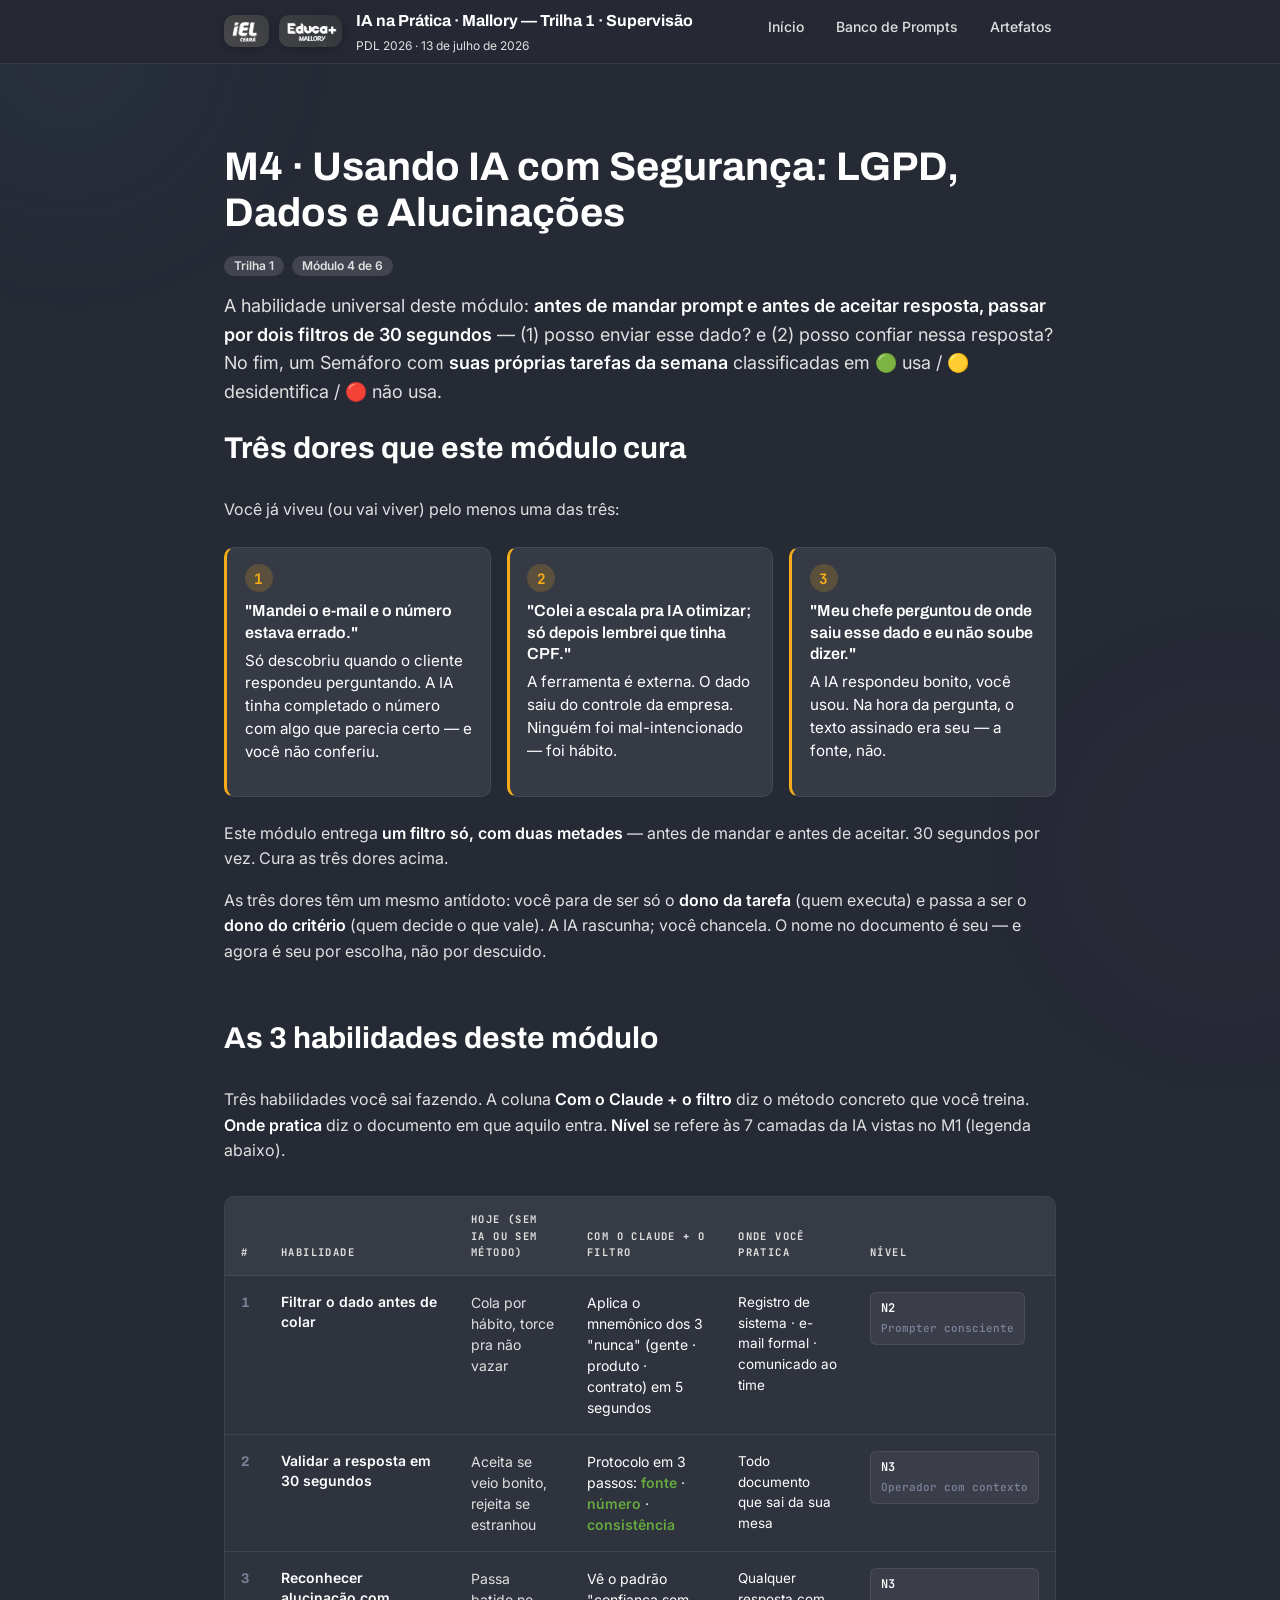
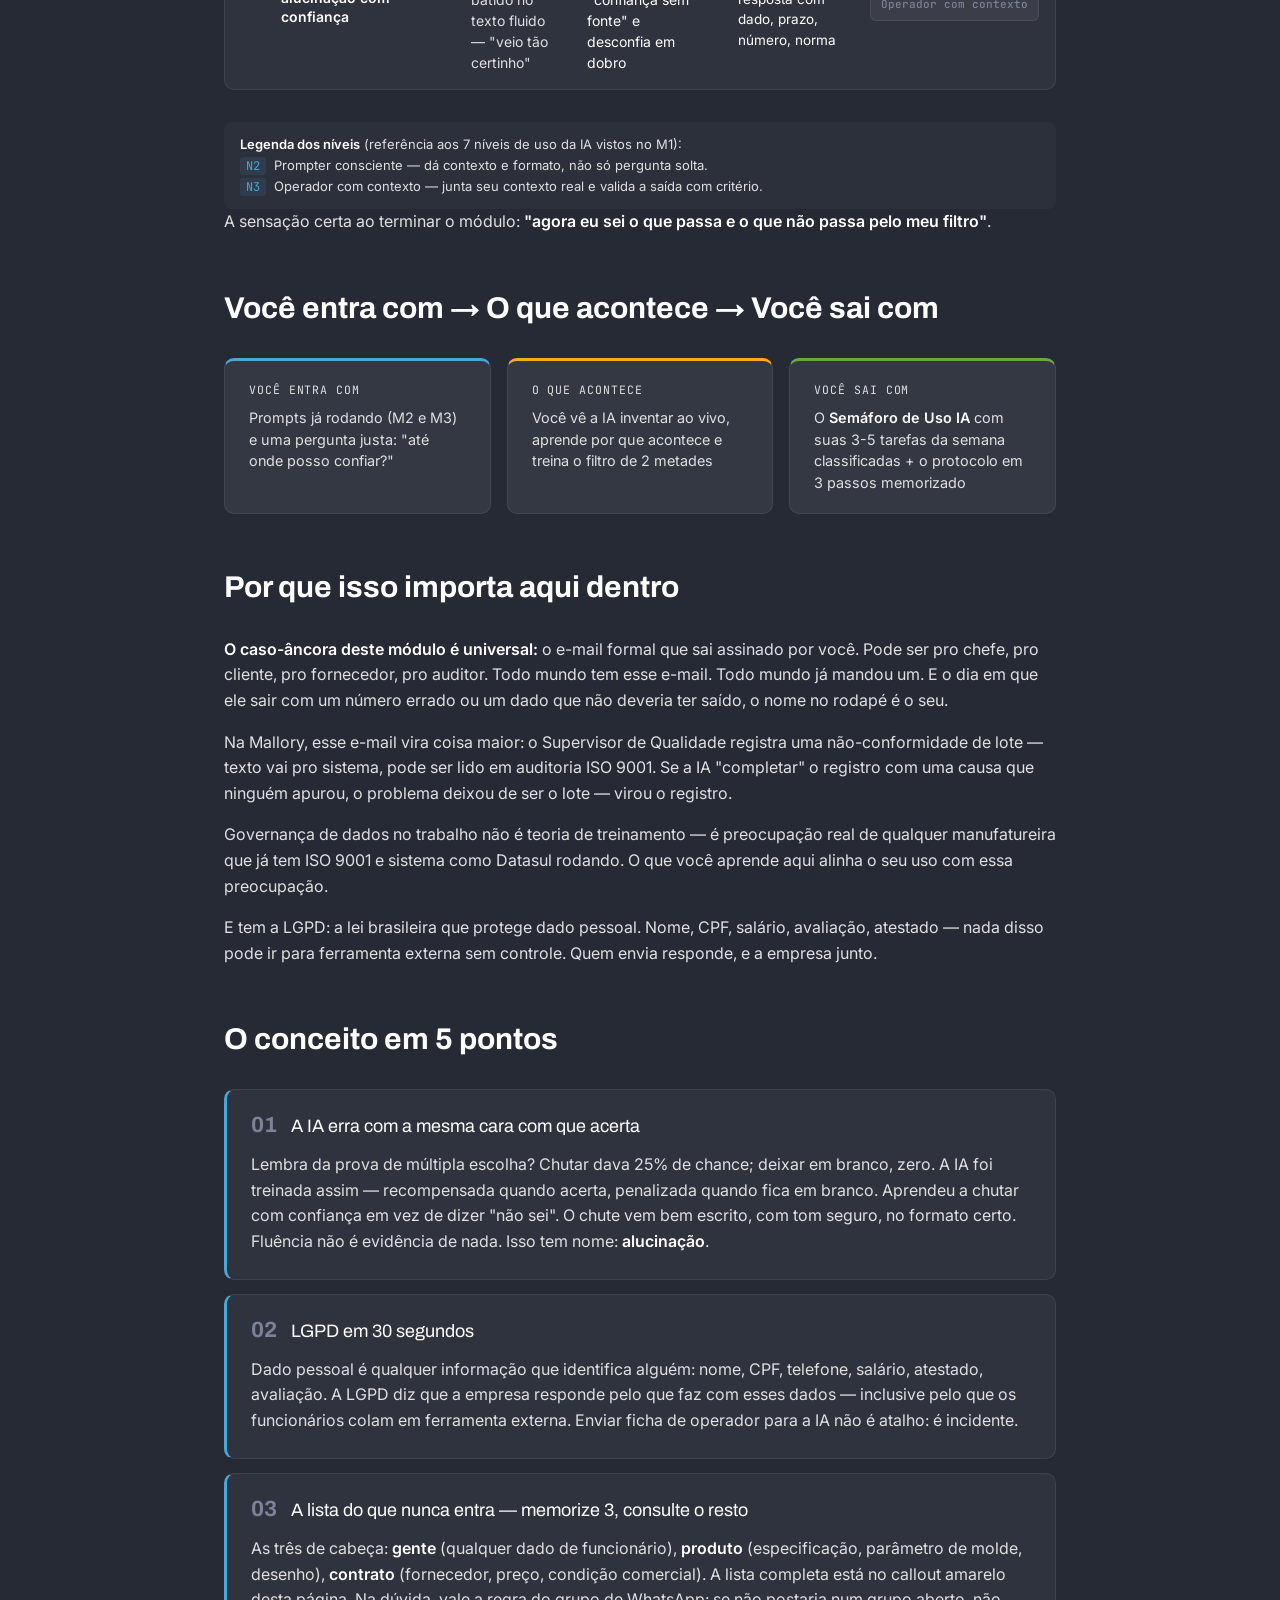
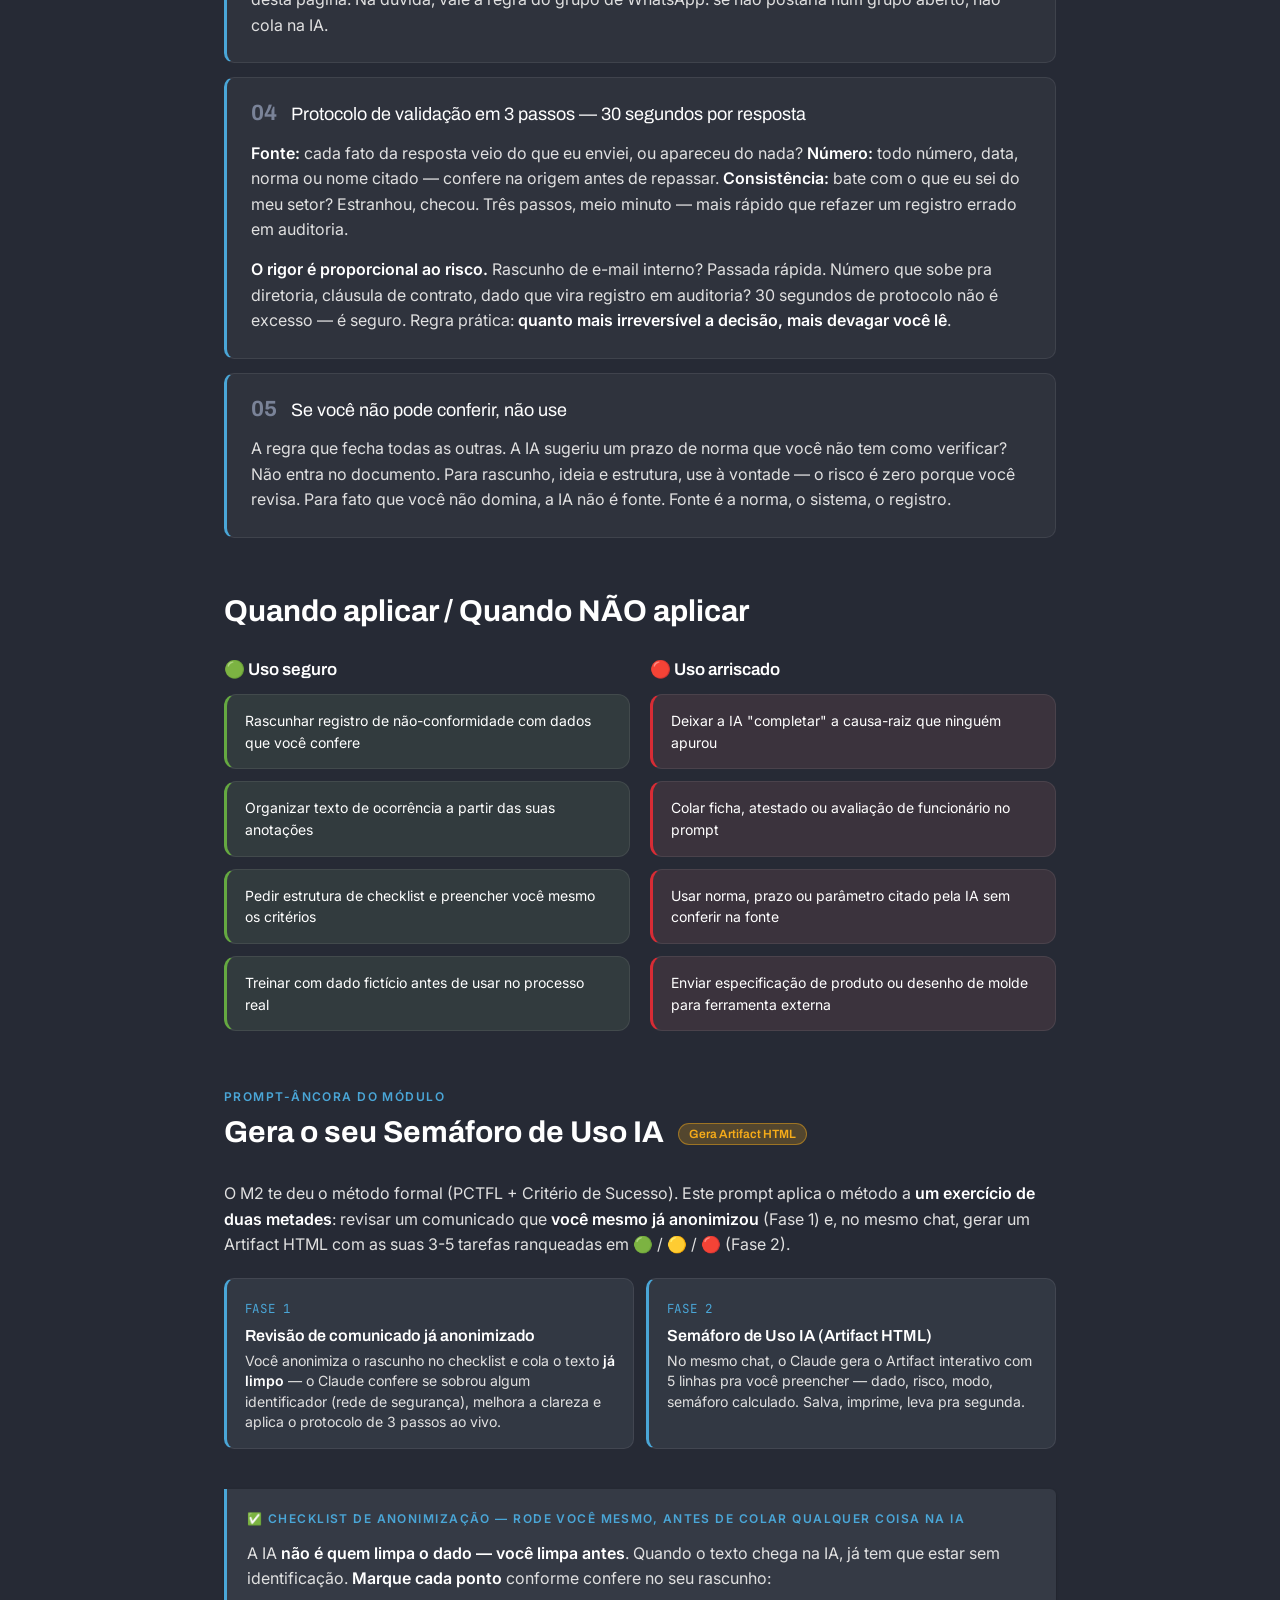
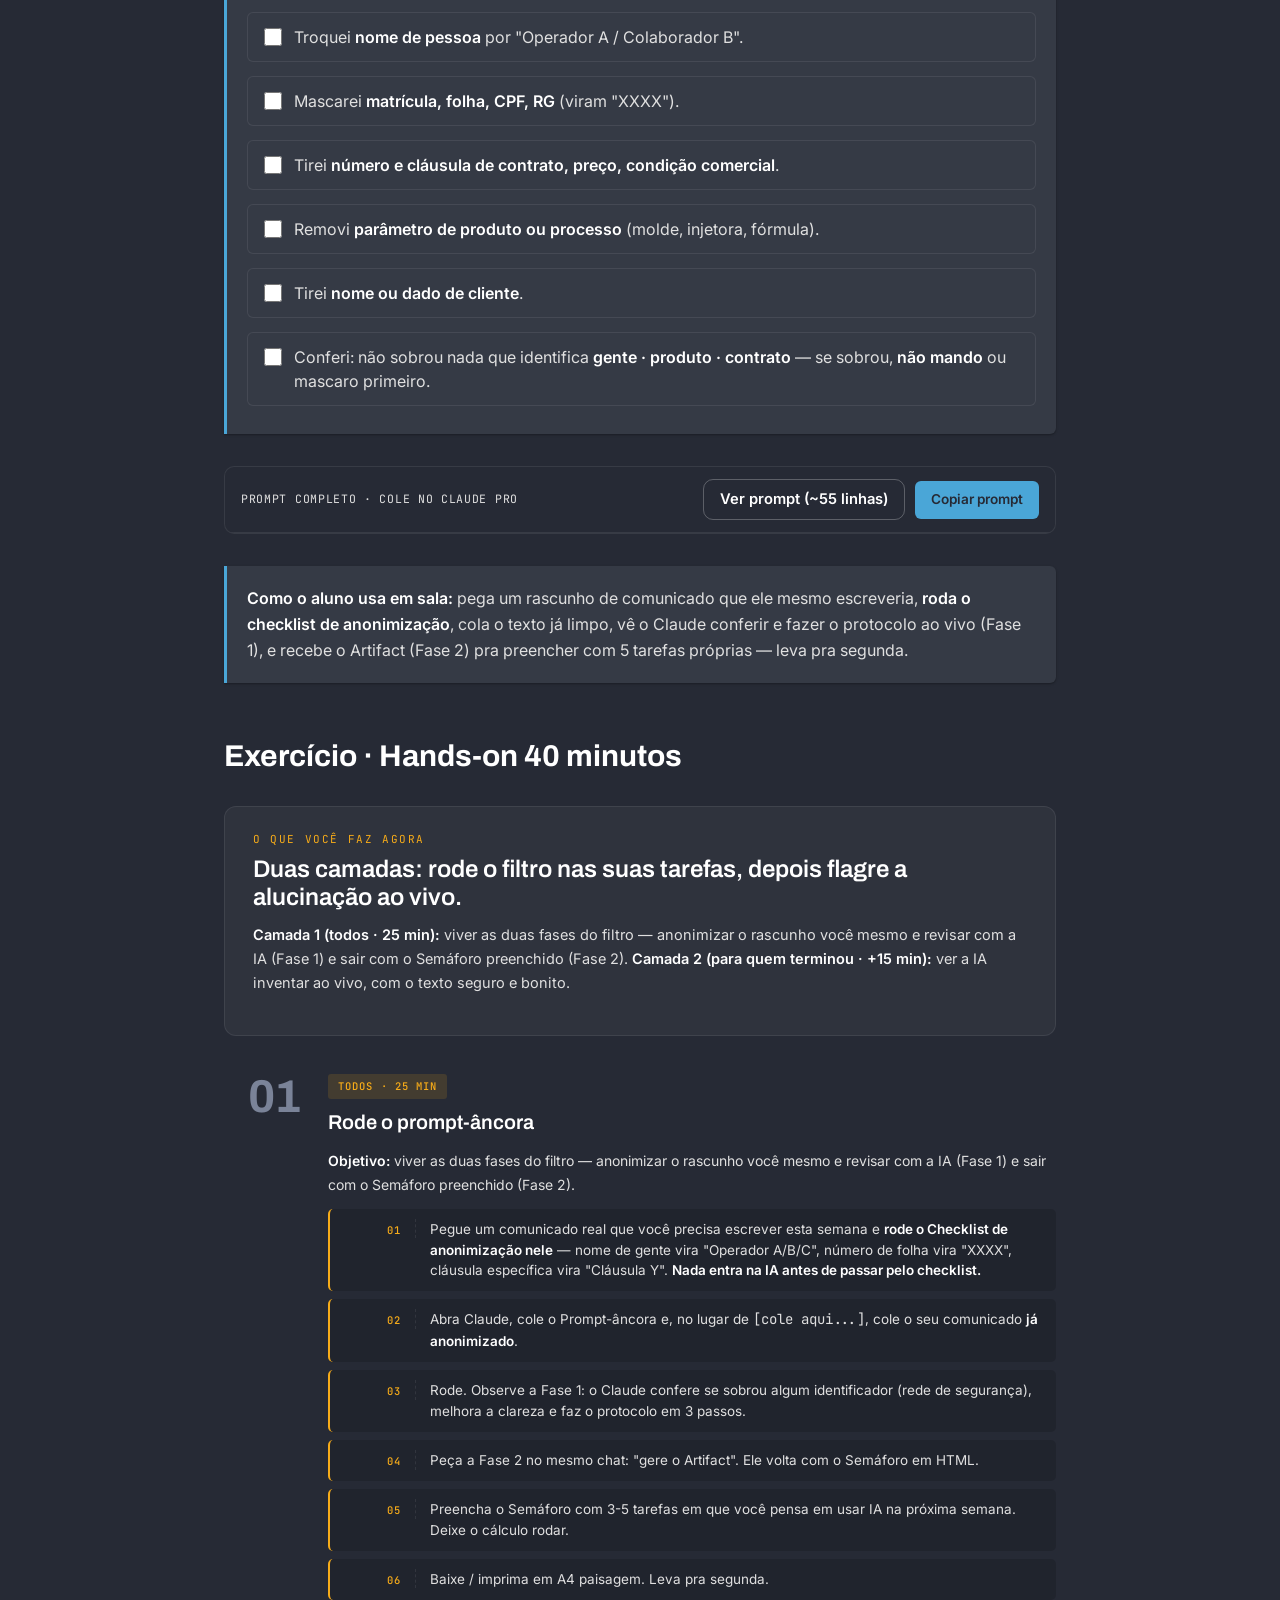
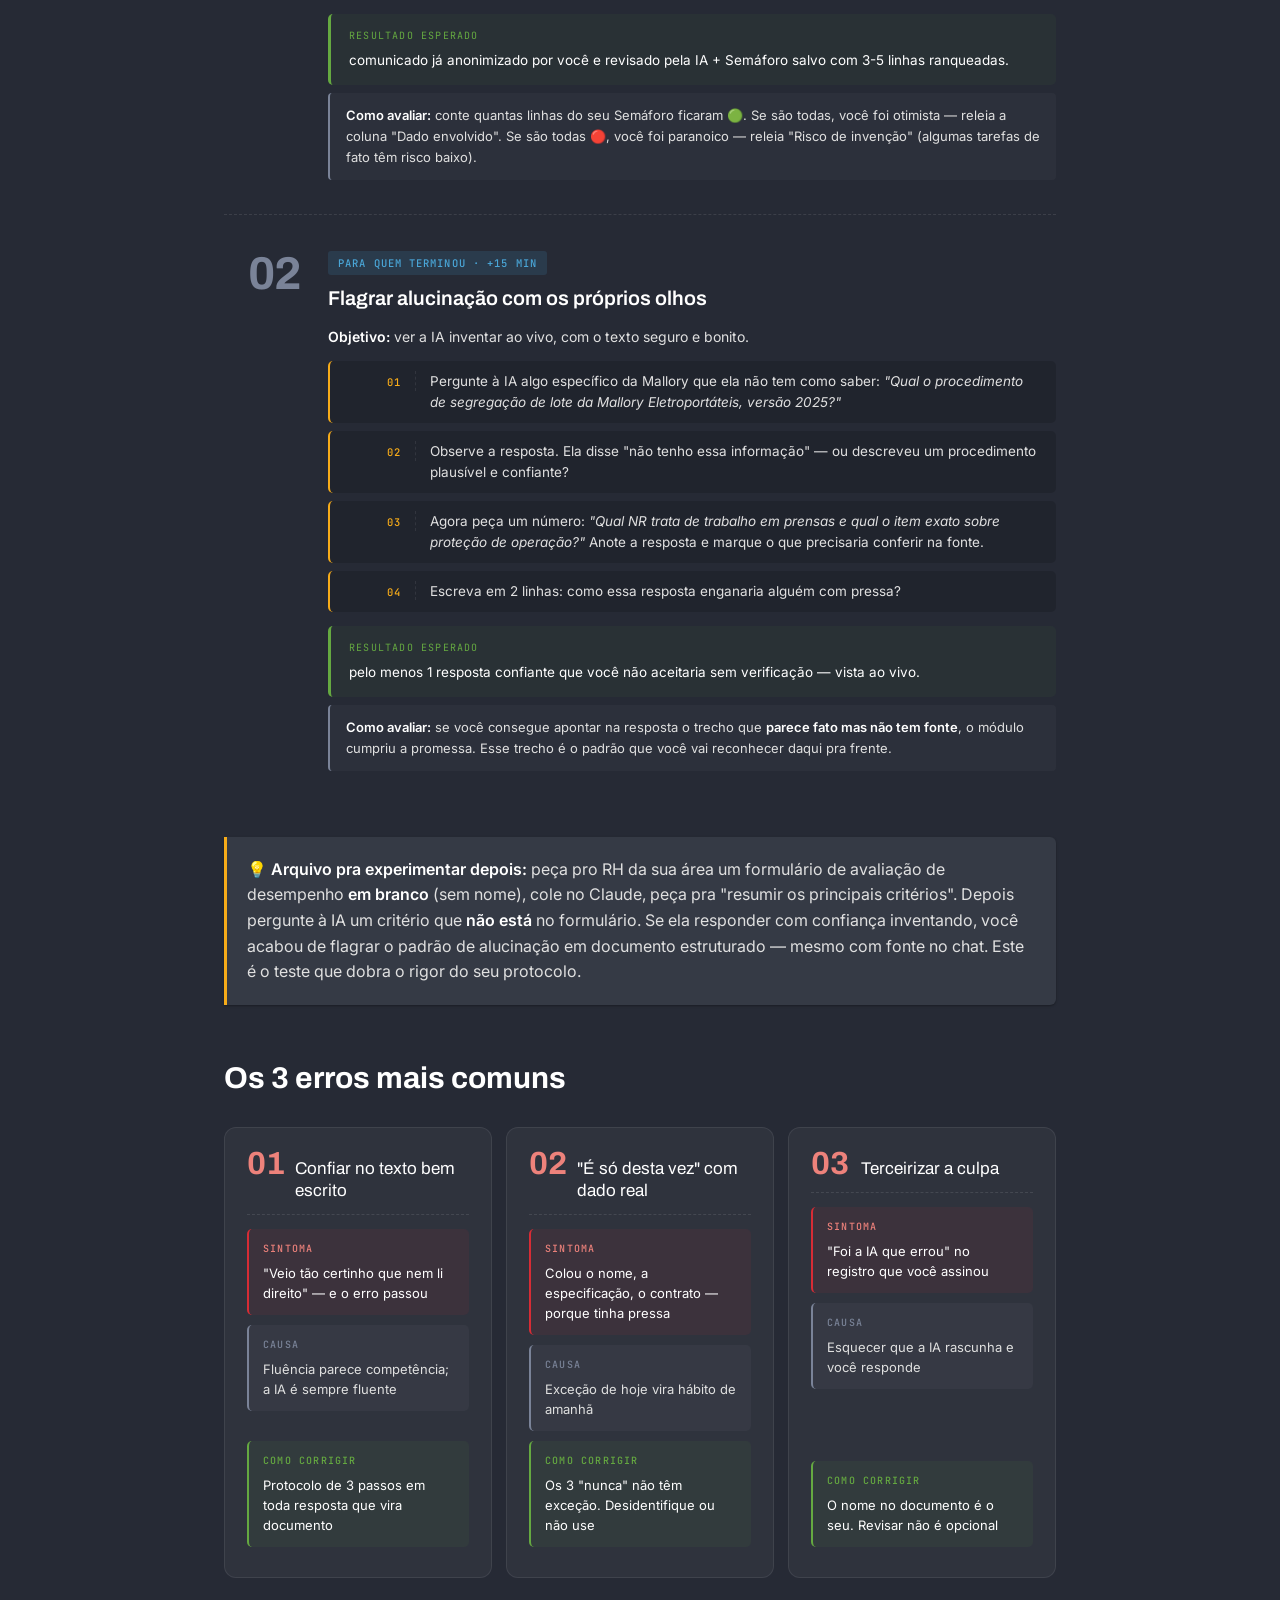
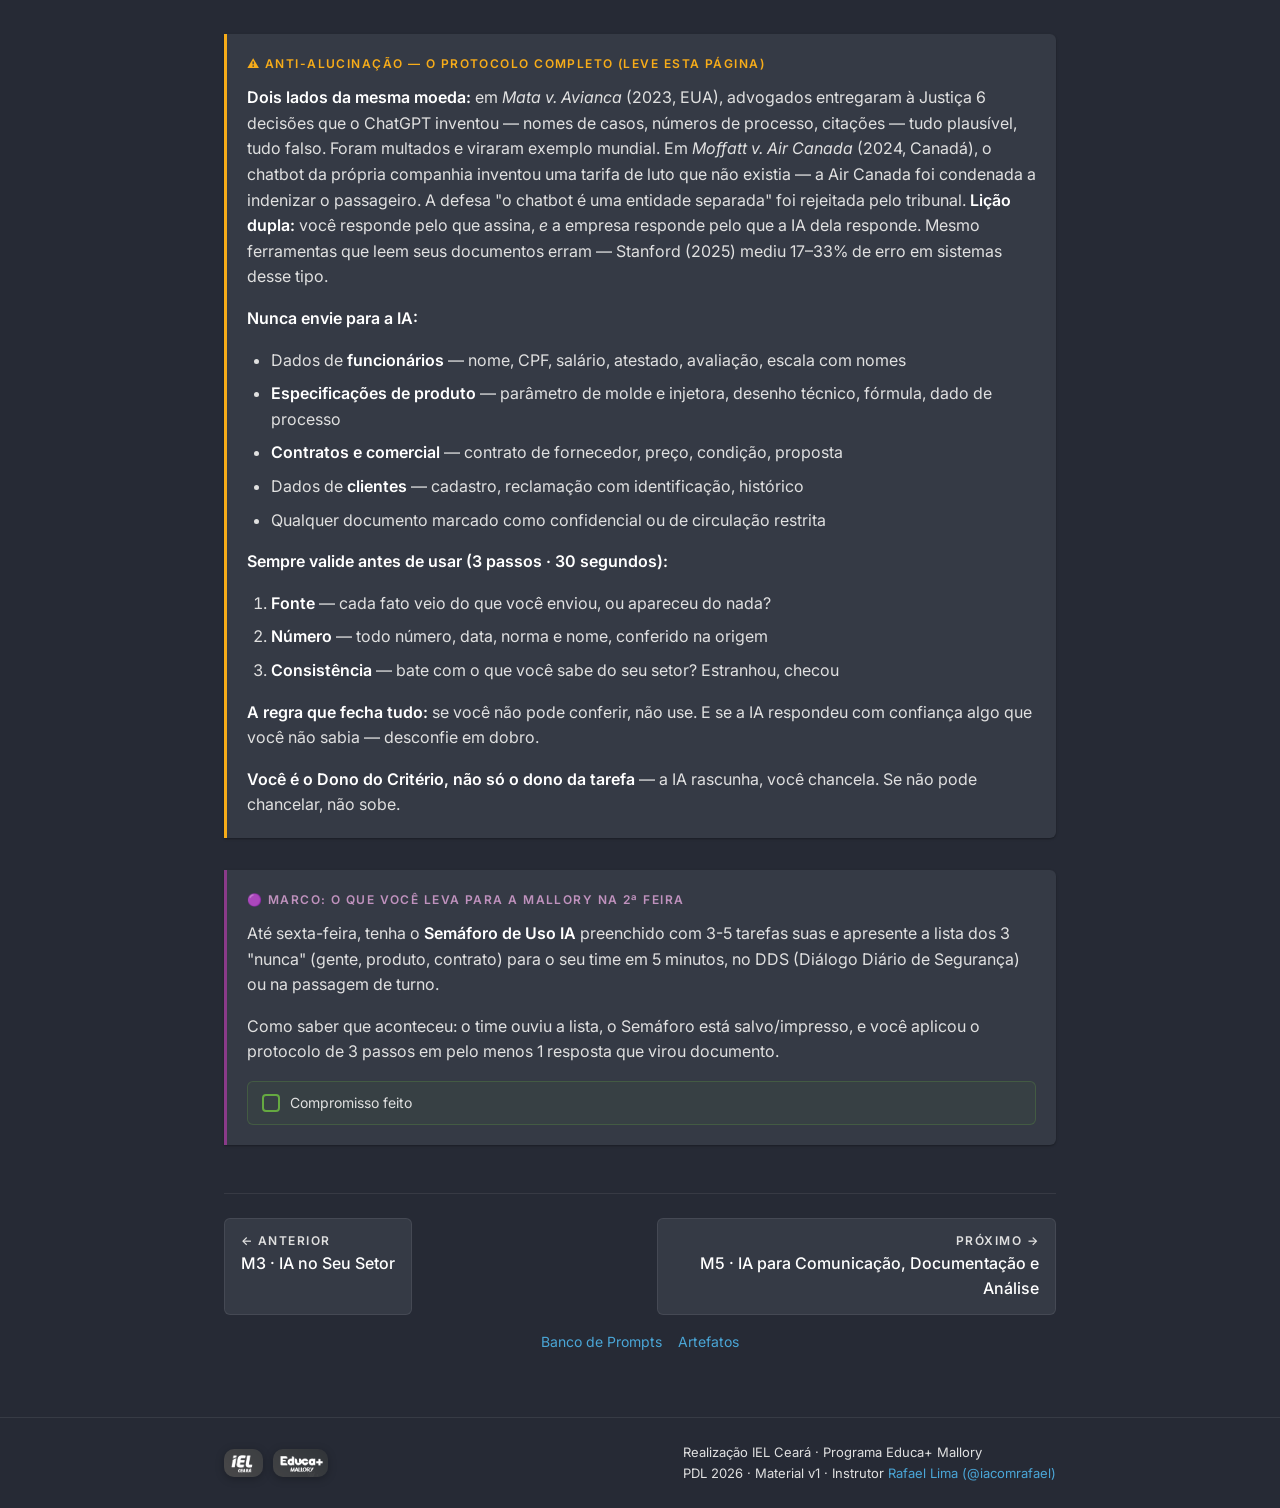
<file: m4/index.html>
<!DOCTYPE html>
<html lang="pt-BR">
<head>
  <meta charset="UTF-8">
  <meta name="viewport" content="width=device-width, initial-scale=1.0">
  <title>M4 · Usando IA com Segurança: LGPD, Dados e Alucinações · Mallory PDL 2026</title>
  <link rel="preconnect" href="https://fonts.googleapis.com">
  <link rel="preconnect" href="https://fonts.gstatic.com" crossorigin>
  <link rel="stylesheet" href="https://fonts.googleapis.com/css2?family=Archivo:wght@600;700&family=Inter:wght@400;500;600&family=JetBrains+Mono:wght@400&display=swap">
  <link rel="stylesheet" href="../assets/style.css">
</head>
<body>

<div class="ambient-blob ambient-blob-blue" aria-hidden="true"></div>
<div class="ambient-blob ambient-blob-purple" aria-hidden="true"></div>

<header class="site-header">
  <div class="container">
    <div class="site-brand">
      <div class="site-logos">
        <img src="../assets/logos/iel-ceara.png" alt="IEL Ceará">
        <img src="../assets/logos/educa-mais-mallory.png" alt="Educa+ Mallory">
      </div>
      <div class="site-brand-text">
        <a href="../">IA na Prática · Mallory — Trilha 1 · Supervisão</a>
        <span class="site-meta">PDL 2026 · 13 de julho de 2026</span>
      </div>
    </div>
    <button class="nav-toggle" aria-expanded="false" aria-controls="site-nav">Menu</button>
    <nav class="site-nav" id="site-nav" aria-label="Navegação principal">
      <ul>
        <li><a href="../">Início</a></li>
        <li><a href="../banco-de-prompts/">Banco de Prompts</a></li>
        <li><a href="../artefatos/">Artefatos</a></li>
      </ul>
    </nav>
  </div>
</header>

<main>
  <div class="container">

    <section class="hero">
      <h1>M4 · Usando IA com Segurança: LGPD, Dados e Alucinações</h1>
      <div class="page-meta">
        <span class="badge">Trilha 1</span>
        <span class="badge">Módulo 4 de 6</span>
      </div>
      <p class="lead">A habilidade universal deste módulo: <strong>antes de mandar prompt e antes de aceitar resposta, passar por dois filtros de 30 segundos</strong> — (1) posso enviar esse dado? e (2) posso confiar nessa resposta? No fim, um Semáforo com <strong>suas próprias tarefas da semana</strong> classificadas em 🟢 usa / 🟡 desidentifica / 🔴 não usa.</p>
    </section>

    <section class="section">
      <h2>Três dores que este módulo cura</h2>
      <p class="secao-lead">Você já viveu (ou vai viver) pelo menos uma das três:</p>
      <div class="dores-grid">
        <article class="dor-card">
          <div class="dor-card__num">1</div>
          <h3>"Mandei o e-mail e o número estava errado."</h3>
          <p class="dor-card__texto">Só descobriu quando o cliente respondeu perguntando. A IA tinha completado o número com algo que parecia certo — e você não conferiu.</p>
        </article>
        <article class="dor-card">
          <div class="dor-card__num">2</div>
          <h3>"Colei a escala pra IA otimizar; só depois lembrei que tinha CPF."</h3>
          <p class="dor-card__texto">A ferramenta é externa. O dado saiu do controle da empresa. Ninguém foi mal-intencionado — foi hábito.</p>
        </article>
        <article class="dor-card">
          <div class="dor-card__num">3</div>
          <h3>"Meu chefe perguntou de onde saiu esse dado e eu não soube dizer."</h3>
          <p class="dor-card__texto">A IA respondeu bonito, você usou. Na hora da pergunta, o texto assinado era seu — a fonte, não.</p>
        </article>
      </div>
      <p>Este módulo entrega <strong>um filtro só, com duas metades</strong> — antes de mandar e antes de aceitar. 30 segundos por vez. Cura as três dores acima.</p>
      <p>As três dores têm um mesmo antídoto: você para de ser só o <strong>dono da tarefa</strong> (quem executa) e passa a ser o <strong>dono do critério</strong> (quem decide o que vale). A IA rascunha; você chancela. O nome no documento é seu — e agora é seu por escolha, não por descuido.</p>
    </section>

    <section class="section">
      <h2>As 3 habilidades deste módulo</h2>
      <p class="secao-lead">Três habilidades você sai fazendo. A coluna <strong>Com o Claude + o filtro</strong> diz o método concreto que você treina. <strong>Onde pratica</strong> diz o documento em que aquilo entra. <strong>Nível</strong> se refere às 7 camadas da IA vistas no M1 (legenda abaixo).</p>
      <div class="table-wrap">
        <table class="hab-table">
          <thead>
            <tr>
              <th>#</th>
              <th>Habilidade</th>
              <th>Hoje (sem IA ou sem método)</th>
              <th>Com o Claude + o filtro</th>
              <th>Onde você pratica</th>
              <th>Nível</th>
            </tr>
          </thead>
          <tbody>
            <tr>
              <td class="hab-num-cell">1</td>
              <td class="hab-name-cell">Filtrar o dado <strong>antes</strong> de colar</td>
              <td class="hab-why-cell">Cola por hábito, torce pra não vazar</td>
              <td class="hab-how-cell">Aplica o mnemônico dos 3 "nunca" (gente · produto · contrato) em 5 segundos</td>
              <td class="hab-onde-cell">
                <span class="produto">Registro de sistema · e-mail formal · comunicado ao time</span>
              </td>
              <td>
                <div class="nivel-badge">
                  <span class="n-code">N2</span>
                  <span class="n-label">Prompter consciente</span>
                </div>
              </td>
            </tr>
            <tr>
              <td class="hab-num-cell">2</td>
              <td class="hab-name-cell">Validar a resposta em 30 segundos</td>
              <td class="hab-why-cell">Aceita se veio bonito, rejeita se estranhou</td>
              <td class="hab-how-cell">Protocolo em 3 passos: <strong>fonte</strong> · <strong>número</strong> · <strong>consistência</strong></td>
              <td class="hab-onde-cell">
                <span class="produto">Todo documento que sai da sua mesa</span>
              </td>
              <td>
                <div class="nivel-badge">
                  <span class="n-code">N3</span>
                  <span class="n-label">Operador com contexto</span>
                </div>
              </td>
            </tr>
            <tr>
              <td class="hab-num-cell">3</td>
              <td class="hab-name-cell">Reconhecer alucinação com confiança</td>
              <td class="hab-why-cell">Passa batido no texto fluido — "veio tão certinho"</td>
              <td class="hab-how-cell">Vê o padrão "confiança sem fonte" e desconfia em dobro</td>
              <td class="hab-onde-cell">
                <span class="produto">Qualquer resposta com dado, prazo, número, norma</span>
              </td>
              <td>
                <div class="nivel-badge">
                  <span class="n-code">N3</span>
                  <span class="n-label">Operador com contexto</span>
                </div>
              </td>
            </tr>
          </tbody>
        </table>
      </div>
      <div class="legend-nivel">
        <strong>Legenda dos níveis</strong> (referência aos 7 níveis de uso da IA vistos no M1):
        <br>
        <span class="lg-item"><code>N2</code> Prompter consciente — dá contexto e formato, não só pergunta solta.</span>
        <span class="lg-item"><code>N3</code> Operador com contexto — junta seu contexto real e valida a saída com critério.</span>
      </div>
      <p class="secao-lead">A sensação certa ao terminar o módulo: <strong>"agora eu sei o que passa e o que não passa pelo meu filtro"</strong>.</p>
    </section>

    <section class="section">
      <h2>Você entra com → O que acontece → Você sai com</h2>
      <div class="ipo-caixas">
        <article class="ipo-caixa ipo-caixa--entra">
          <span class="ipo-caixa__label">Você entra com</span>
          <p>Prompts já rodando (M2 e M3) e uma pergunta justa: "até onde posso confiar?"</p>
        </article>
        <article class="ipo-caixa ipo-caixa--processa">
          <span class="ipo-caixa__label">O que acontece</span>
          <p>Você vê a IA inventar ao vivo, aprende por que acontece e treina o filtro de 2 metades</p>
        </article>
        <article class="ipo-caixa ipo-caixa--sai">
          <span class="ipo-caixa__label">Você sai com</span>
          <p>O <strong>Semáforo de Uso IA</strong> com suas 3-5 tarefas da semana classificadas + o protocolo em 3 passos memorizado</p>
        </article>
      </div>
    </section>

    <section class="section">
      <h2>Por que isso importa aqui dentro</h2>
      <p><strong>O caso-âncora deste módulo é universal:</strong> o e-mail formal que sai assinado por você. Pode ser pro chefe, pro cliente, pro fornecedor, pro auditor. Todo mundo tem esse e-mail. Todo mundo já mandou um. E o dia em que ele sair com um número errado ou um dado que não deveria ter saído, o nome no rodapé é o seu.</p>
      <p>Na Mallory, esse e-mail vira coisa maior: o Supervisor de Qualidade registra uma não-conformidade de lote — texto vai pro sistema, pode ser lido em auditoria ISO 9001. Se a IA "completar" o registro com uma causa que ninguém apurou, o problema deixou de ser o lote — virou o registro.</p>
      <p>Governança de dados no trabalho não é teoria de treinamento — é preocupação real de qualquer manufatureira que já tem ISO 9001 e sistema como Datasul rodando. O que você aprende aqui alinha o seu uso com essa preocupação.</p>
      <p>E tem a LGPD: a lei brasileira que protege dado pessoal. Nome, CPF, salário, avaliação, atestado — nada disso pode ir para ferramenta externa sem controle. Quem envia responde, e a empresa junto.</p>
    </section>

    <section class="section">
      <h2>O conceito em 5 pontos</h2>
      <div class="hab-grid">
        <div class="hab-card t1">
          <div class="hab-card-head">
            <div class="hab-card-num">01</div>
            <div class="hab-card-title">A IA erra com a mesma cara com que acerta</div>
          </div>
          <p>Lembra da prova de múltipla escolha? Chutar dava 25% de chance; deixar em branco, zero. A IA foi treinada assim — recompensada quando acerta, penalizada quando fica em branco. Aprendeu a chutar com confiança em vez de dizer "não sei". O chute vem bem escrito, com tom seguro, no formato certo. Fluência não é evidência de nada. Isso tem nome: <strong>alucinação</strong>.</p>
        </div>
        <div class="hab-card t1">
          <div class="hab-card-head">
            <div class="hab-card-num">02</div>
            <div class="hab-card-title">LGPD em 30 segundos</div>
          </div>
          <p>Dado pessoal é qualquer informação que identifica alguém: nome, CPF, telefone, salário, atestado, avaliação. A LGPD diz que a empresa responde pelo que faz com esses dados — inclusive pelo que os funcionários colam em ferramenta externa. Enviar ficha de operador para a IA não é atalho: é incidente.</p>
        </div>
        <div class="hab-card t1">
          <div class="hab-card-head">
            <div class="hab-card-num">03</div>
            <div class="hab-card-title">A lista do que nunca entra — memorize 3, consulte o resto</div>
          </div>
          <p>As três de cabeça: <strong>gente</strong> (qualquer dado de funcionário), <strong>produto</strong> (especificação, parâmetro de molde, desenho), <strong>contrato</strong> (fornecedor, preço, condição comercial). A lista completa está no callout amarelo desta página. Na dúvida, vale a regra do grupo de WhatsApp: se não postaria num grupo aberto, não cola na IA.</p>
        </div>
        <div class="hab-card t1">
          <div class="hab-card-head">
            <div class="hab-card-num">04</div>
            <div class="hab-card-title">Protocolo de validação em 3 passos — 30 segundos por resposta</div>
          </div>
          <p><strong>Fonte:</strong> cada fato da resposta veio do que eu enviei, ou apareceu do nada? <strong>Número:</strong> todo número, data, norma ou nome citado — confere na origem antes de repassar. <strong>Consistência:</strong> bate com o que eu sei do meu setor? Estranhou, checou. Três passos, meio minuto — mais rápido que refazer um registro errado em auditoria.</p>
          <p><strong>O rigor é proporcional ao risco.</strong> Rascunho de e-mail interno? Passada rápida. Número que sobe pra diretoria, cláusula de contrato, dado que vira registro em auditoria? 30 segundos de protocolo não é excesso — é seguro. Regra prática: <strong>quanto mais irreversível a decisão, mais devagar você lê</strong>.</p>
        </div>
        <div class="hab-card t1">
          <div class="hab-card-head">
            <div class="hab-card-num">05</div>
            <div class="hab-card-title">Se você não pode conferir, não use</div>
          </div>
          <p>A regra que fecha todas as outras. A IA sugeriu um prazo de norma que você não tem como verificar? Não entra no documento. Para rascunho, ideia e estrutura, use à vontade — o risco é zero porque você revisa. Para fato que você não domina, a IA não é fonte. Fonte é a norma, o sistema, o registro.</p>
        </div>
      </div>
    </section>

    <section class="section">
      <h2>Quando aplicar / Quando NÃO aplicar</h2>
      <div class="gat-quando-grid">
        <div class="gat-quando-col">
          <h3 class="gat-quando-head">🟢 Uso seguro</h3>
          <article class="gat gat--verde"><p class="gat-frase">Rascunhar registro de não-conformidade com dados que você confere</p></article>
          <article class="gat gat--verde"><p class="gat-frase">Organizar texto de ocorrência a partir das suas anotações</p></article>
          <article class="gat gat--verde"><p class="gat-frase">Pedir estrutura de checklist e preencher você mesmo os critérios</p></article>
          <article class="gat gat--verde"><p class="gat-frase">Treinar com dado fictício antes de usar no processo real</p></article>
        </div>
        <div class="gat-quando-col">
          <h3 class="gat-quando-head">🔴 Uso arriscado</h3>
          <article class="gat gat--vermelho"><p class="gat-frase">Deixar a IA "completar" a causa-raiz que ninguém apurou</p></article>
          <article class="gat gat--vermelho"><p class="gat-frase">Colar ficha, atestado ou avaliação de funcionário no prompt</p></article>
          <article class="gat gat--vermelho"><p class="gat-frase">Usar norma, prazo ou parâmetro citado pela IA sem conferir na fonte</p></article>
          <article class="gat gat--vermelho"><p class="gat-frase">Enviar especificação de produto ou desenho de molde para ferramenta externa</p></article>
        </div>
      </div>
    </section>

    <section class="section prompt-ancora">
      <span class="eyebrow">Prompt-âncora do módulo</span>
      <h2>Gera o seu Semáforo de Uso IA <span class="badge badge--artifact">Gera Artifact HTML</span></h2>
      <p class="secao-lead">O M2 te deu o método formal (PCTFL + Critério de Sucesso). Este prompt aplica o método a <strong>um exercício de duas metades</strong>: revisar um comunicado que <strong>você mesmo já anonimizou</strong> (Fase 1) e, no mesmo chat, gerar um Artifact HTML com as suas 3-5 tarefas ranqueadas em 🟢 / 🟡 / 🔴 (Fase 2).</p>

      <ol class="prompt-fases">
        <li class="prompt-fase"><span class="prompt-fase__num">Fase 1</span><h3>Revisão de comunicado já anonimizado</h3><p>Você anonimiza o rascunho no checklist e cola o texto <strong>já limpo</strong> — o Claude confere se sobrou algum identificador (rede de segurança), melhora a clareza e aplica o protocolo de 3 passos ao vivo.</p></li>
        <li class="prompt-fase"><span class="prompt-fase__num">Fase 2</span><h3>Semáforo de Uso IA (Artifact HTML)</h3><p>No mesmo chat, o Claude gera o Artifact interativo com 5 linhas pra você preencher — dado, risco, modo, semáforo calculado. Salva, imprime, leva pra segunda.</p></li>
      </ol>

      <div class="callout callout-info callout-checklist">
        <p class="callout-title">✅ Checklist de anonimização — rode você mesmo, antes de colar qualquer coisa na IA</p>
        <p>A IA <strong>não é quem limpa o dado — você limpa antes</strong>. Quando o texto chega na IA, já tem que estar sem identificação. <strong>Marque cada ponto</strong> conforme confere no seu rascunho:</p>
        <ul class="entregavel-list" data-storage-key="m4-anon-checklist-t1">
          <li><label><input type="checkbox" data-item="nome"><span>Troquei <strong>nome de pessoa</strong> por "Operador A / Colaborador B".</span></label></li>
          <li><label><input type="checkbox" data-item="matricula"><span>Mascarei <strong>matrícula, folha, CPF, RG</strong> (viram "XXXX").</span></label></li>
          <li><label><input type="checkbox" data-item="contrato"><span>Tirei <strong>número e cláusula de contrato, preço, condição comercial</strong>.</span></label></li>
          <li><label><input type="checkbox" data-item="produto"><span>Removi <strong>parâmetro de produto ou processo</strong> (molde, injetora, fórmula).</span></label></li>
          <li><label><input type="checkbox" data-item="cliente"><span>Tirei <strong>nome ou dado de cliente</strong>.</span></label></li>
          <li><label><input type="checkbox" data-item="final"><span>Conferi: não sobrou nada que identifica <strong>gente · produto · contrato</strong> — se sobrou, <strong>não mando</strong> ou mascaro primeiro.</span></label></li>
        </ul>
      </div>

      <div class="prompt-copiar">
        <div class="prompt-copiar__header">
          <span class="mono">PROMPT COMPLETO · COLE NO CLAUDE PRO</span>
          <div class="prompt-copiar__actions">
            <button class="btn-secondary btn-toggle-prompt" type="button" aria-expanded="false" aria-controls="prompt-ancora-m4-details">Ver prompt (~55 linhas)</button>
            <button class="btn-copiar" type="button" data-copy-target="#prompt-ancora-m4">Copiar prompt</button>
          </div>
        </div>
        <details class="prompt-copiar__details" id="prompt-ancora-m4-details">
          <summary class="visually-hidden">Prompt completo (colapsado)</summary>
        <pre id="prompt-ancora-m4"># PAPEL
Você é um consultor de uso responsável de IA em ambiente industrial, treinado no
protocolo do treinamento IA na Prática · Mallory · Trilha Supervisão. Trabalha em
duas fases dentro deste mesmo chat.

# CONTEXTO
Sou [seu cargo] em Mallory, área [sua área]. Vou treinar o filtro do M4 num
comunicado difícil que preciso escrever esta semana e depois quero ranquear
as próximas 5 tarefas em que penso usar IA.

# TAREFA — FASE 1: Revisão de comunicado já anonimizado
Vou colar abaixo um comunicado que EU JÁ ANONIMIZEI (rodei o checklist antes: nomes
viraram "Operador A/B/C", números viraram "XXXX", cláusulas viraram "Cláusula Y").
Você:
1. Rede de segurança: reveja o texto e aponte se AINDA sobrou algo que identifica
   pessoa, produto ou contrato — eu removo antes de usar. Você não é quem limpa; você
   confere o que eu já limpei.
2. Melhore a clareza do comunicado (tom, ordem das ideias, objetividade) SEM inventar
   nenhum dado que não esteja no texto.
3. Aplique o protocolo em 3 passos (fonte · número · consistência) ao texto,
   apontando o que eu preciso conferir na fonte antes de mandar.

Comunicado (já anonimizado):
[cole aqui 5-8 linhas do seu comunicado com os identificadores já substituídos —
"Operador A/B/C", "XXXX", "Cláusula Y". Se você ainda não anonimizou, volte ao
checklist: nada entra na IA antes de passar por ele.]

# TAREFA — FASE 2: Semáforo de Uso IA (Artifact HTML)
Depois da FASE 1, gere um Artifact HTML self-contained chamado
"Semáforo de Uso IA · [meu cargo]" com a estrutura:

- Tabela com 5 linhas em branco pra eu preencher — colunas:
  · Tarefa em que penso usar IA
  · Dado envolvido (dropdown: nenhum · público · interno · restrito)
  · Risco de invenção (dropdown: baixo · médio · alto)
  · Modo recomendado (dropdown: Autopiloto · Colaboração · Manual)
  · Semáforo (calculado automaticamente 🟢 🟡 🔴 pela lógica abaixo)
  · Ação sugerida (texto curto autogerado)
- Botão "Copiar prompt de desidentificação" em cada linha 🟡 — copia um
  prompt PCTFL prontinho pra rodar naquele caso
- Rodapé fixo com os 3 "nunca" (gente · produto · contrato) e o protocolo
  em 3 passos (fonte · número · consistência)
- Salva estado em localStorage com chave "m4-semaforo-t1"
- Botão "Imprimir A4 paisagem" + @media print otimizado
- Paleta Slate Mallory: fundo escuro #262A35, azul #4AA6D7, amarelo #F7AC19,
  verde #65A941, vermelho #D72C35, tipografia Archivo (títulos) + Inter (corpo)

Lógica do semáforo (calcule sozinho):
- 🟢 se Dado ∈ {nenhum, público} E Risco = baixo
- 🟡 se Dado = interno OU Risco = médio
- 🔴 se Dado = restrito OU Risco = alto

# FORMATO DE ENTREGA
1. Análise textual FASE 1 (checagem de identificadores + comunicado com clareza melhorada + protocolo aplicado)
2. Artifact HTML FASE 2 (código completo, self-contained, testado)

# LIMITAÇÕES
- Se qualquer campo do rascunho ficar ambíguo, pergunte antes de assumir.
- NÃO invente nenhum dado da Mallory que não esteja no rascunho colado.
- NÃO gere Artifact que dependa de bibliotecas externas — HTML/CSS/JS vanilla only.
- NÃO substitua julgamento humano — o Semáforo orienta, o supervisor decide.</pre>
        </details>
      </div>
      <div class="callout callout-info">
        <p><strong>Como o aluno usa em sala:</strong> pega um rascunho de comunicado que ele mesmo escreveria, <strong>roda o checklist de anonimização</strong>, cola o texto já limpo, vê o Claude conferir e fazer o protocolo ao vivo (Fase 1), e recebe o Artifact (Fase 2) pra preencher com 5 tarefas próprias — leva pra segunda.</p>
      </div>
    </section>

    <section class="section">
      <h2>Exercício · Hands-on 40 minutos</h2>

      <div class="ho-hero">
        <div class="ho-hero-eyebrow">O que você faz agora</div>
        <h3>Duas camadas: rode o filtro nas suas tarefas, depois flagre a alucinação ao vivo.</h3>
        <p class="ho-hero-lead"><strong>Camada 1 (todos · 25 min):</strong> viver as duas fases do filtro — anonimizar o rascunho você mesmo e revisar com a IA (Fase 1) e sair com o Semáforo preenchido (Fase 2). <strong>Camada 2 (para quem terminou · +15 min):</strong> ver a IA inventar ao vivo, com o texto seguro e bonito.</p>
      </div>

      <div class="ho-timeline">
        <div class="ho-etapa">
          <div class="ho-etapa-side"><div class="ho-etapa-num">01</div></div>
          <div class="ho-etapa-body">
            <span class="ho-etapa-tempo grp">Todos · 25 min</span>
            <h4 class="ho-etapa-titulo">Rode o prompt-âncora</h4>
            <p class="ho-etapa-desc"><strong>Objetivo:</strong> viver as duas fases do filtro — anonimizar o rascunho você mesmo e revisar com a IA (Fase 1) e sair com o Semáforo preenchido (Fase 2).</p>
            <div class="ho-subpassos">
              <div class="ho-subpasso"><div class="ho-subpasso-tempo">01</div><div class="ho-subpasso-txt">Pegue um comunicado real que você precisa escrever esta semana e <strong>rode o Checklist de anonimização nele</strong> — nome de gente vira "Operador A/B/C", número de folha vira "XXXX", cláusula específica vira "Cláusula Y". <strong>Nada entra na IA antes de passar pelo checklist.</strong></div></div>
              <div class="ho-subpasso"><div class="ho-subpasso-tempo">02</div><div class="ho-subpasso-txt">Abra Claude, cole o Prompt-âncora e, no lugar de <code>[cole aqui...]</code>, cole o seu comunicado <strong>já anonimizado</strong>.</div></div>
              <div class="ho-subpasso"><div class="ho-subpasso-tempo">03</div><div class="ho-subpasso-txt">Rode. Observe a Fase 1: o Claude confere se sobrou algum identificador (rede de segurança), melhora a clareza e faz o protocolo em 3 passos.</div></div>
              <div class="ho-subpasso"><div class="ho-subpasso-tempo">04</div><div class="ho-subpasso-txt">Peça a Fase 2 no mesmo chat: "gere o Artifact". Ele volta com o Semáforo em HTML.</div></div>
              <div class="ho-subpasso"><div class="ho-subpasso-tempo">05</div><div class="ho-subpasso-txt">Preencha o Semáforo com 3-5 tarefas em que você pensa em usar IA na próxima semana. Deixe o cálculo rodar.</div></div>
              <div class="ho-subpasso"><div class="ho-subpasso-tempo">06</div><div class="ho-subpasso-txt">Baixe / imprima em A4 paisagem. Leva pra segunda.</div></div>
            </div>
            <div class="ho-saida"><span class="ho-saida-label">Resultado esperado</span>comunicado já anonimizado por você e revisado pela IA + Semáforo salvo com 3-5 linhas ranqueadas.</div>
            <div class="ho-marco-eval"><strong>Como avaliar:</strong> conte quantas linhas do seu Semáforo ficaram 🟢. Se são todas, você foi otimista — releia a coluna "Dado envolvido". Se são todas 🔴, você foi paranoico — releia "Risco de invenção" (algumas tarefas de fato têm risco baixo).</div>
          </div>
        </div>
        <div class="ho-etapa">
          <div class="ho-etapa-side"><div class="ho-etapa-num">02</div></div>
          <div class="ho-etapa-body">
            <span class="ho-etapa-tempo ind">Para quem terminou · +15 min</span>
            <h4 class="ho-etapa-titulo">Flagrar alucinação com os próprios olhos</h4>
            <p class="ho-etapa-desc"><strong>Objetivo:</strong> ver a IA inventar ao vivo, com o texto seguro e bonito.</p>
            <div class="ho-subpassos">
              <div class="ho-subpasso"><div class="ho-subpasso-tempo">01</div><div class="ho-subpasso-txt">Pergunte à IA algo específico da Mallory que ela não tem como saber: <em>"Qual o procedimento de segregação de lote da Mallory Eletroportáteis, versão 2025?"</em></div></div>
              <div class="ho-subpasso"><div class="ho-subpasso-tempo">02</div><div class="ho-subpasso-txt">Observe a resposta. Ela disse "não tenho essa informação" — ou descreveu um procedimento plausível e confiante?</div></div>
              <div class="ho-subpasso"><div class="ho-subpasso-tempo">03</div><div class="ho-subpasso-txt">Agora peça um número: <em>"Qual NR trata de trabalho em prensas e qual o item exato sobre proteção de operação?"</em> Anote a resposta e marque o que precisaria conferir na fonte.</div></div>
              <div class="ho-subpasso"><div class="ho-subpasso-tempo">04</div><div class="ho-subpasso-txt">Escreva em 2 linhas: como essa resposta enganaria alguém com pressa?</div></div>
            </div>
            <div class="ho-saida"><span class="ho-saida-label">Resultado esperado</span>pelo menos 1 resposta confiante que você não aceitaria sem verificação — vista ao vivo.</div>
            <div class="ho-marco-eval"><strong>Como avaliar:</strong> se você consegue apontar na resposta o trecho que <strong>parece fato mas não tem fonte</strong>, o módulo cumpriu a promessa. Esse trecho é o padrão que você vai reconhecer daqui pra frente.</div>
          </div>
        </div>
      </div>

      <div class="callout callout-info callout-dica">
        <p><strong>💡 Arquivo pra experimentar depois:</strong> peça pro RH da sua área um formulário de avaliação de desempenho <strong>em branco</strong> (sem nome), cole no Claude, peça pra "resumir os principais critérios". Depois pergunte à IA um critério que <strong>não está</strong> no formulário. Se ela responder com confiança inventando, você acabou de flagrar o padrão de alucinação em documento estruturado — mesmo com fonte no chat. Este é o teste que dobra o rigor do seu protocolo.</p>
      </div>
    </section>

    <section class="section">
      <h2>Os 3 erros mais comuns</h2>
      <div class="erros-grid">
        <div class="erro-card">
          <div class="erro-head">
            <div class="erro-num">01</div>
            <div class="erro-nome">Confiar no texto bem escrito</div>
          </div>
          <div class="erro-block sintoma"><span class="erro-block-label">Sintoma</span>"Veio tão certinho que nem li direito" — e o erro passou</div>
          <div class="erro-block causa"><span class="erro-block-label">Causa</span>Fluência parece competência; a IA é sempre fluente</div>
          <div class="erro-block corrige"><span class="erro-block-label">Como corrigir</span>Protocolo de 3 passos em toda resposta que vira documento</div>
        </div>
        <div class="erro-card">
          <div class="erro-head">
            <div class="erro-num">02</div>
            <div class="erro-nome">"É só desta vez" com dado real</div>
          </div>
          <div class="erro-block sintoma"><span class="erro-block-label">Sintoma</span>Colou o nome, a especificação, o contrato — porque tinha pressa</div>
          <div class="erro-block causa"><span class="erro-block-label">Causa</span>Exceção de hoje vira hábito de amanhã</div>
          <div class="erro-block corrige"><span class="erro-block-label">Como corrigir</span>Os 3 "nunca" não têm exceção. Desidentifique ou não use</div>
        </div>
        <div class="erro-card">
          <div class="erro-head">
            <div class="erro-num">03</div>
            <div class="erro-nome">Terceirizar a culpa</div>
          </div>
          <div class="erro-block sintoma"><span class="erro-block-label">Sintoma</span>"Foi a IA que errou" no registro que você assinou</div>
          <div class="erro-block causa"><span class="erro-block-label">Causa</span>Esquecer que a IA rascunha e você responde</div>
          <div class="erro-block corrige"><span class="erro-block-label">Como corrigir</span>O nome no documento é o seu. Revisar não é opcional</div>
        </div>
      </div>
    </section>

    <div class="callout callout-alucinacao">
      <p class="callout-title">⚠️ Anti-alucinação — o protocolo completo (leve esta página)</p>
      <p><strong>Dois lados da mesma moeda:</strong> em <em>Mata v. Avianca</em> (2023, EUA), advogados entregaram à Justiça 6 decisões que o ChatGPT inventou — nomes de casos, números de processo, citações — tudo plausível, tudo falso. Foram multados e viraram exemplo mundial. Em <em>Moffatt v. Air Canada</em> (2024, Canadá), o chatbot da própria companhia inventou uma tarifa de luto que não existia — a Air Canada foi condenada a indenizar o passageiro. A defesa "o chatbot é uma entidade separada" foi rejeitada pelo tribunal. <strong>Lição dupla:</strong> você responde pelo que assina, <em>e</em> a empresa responde pelo que a IA dela responde. Mesmo ferramentas que leem seus documentos erram — Stanford (2025) mediu 17–33% de erro em sistemas desse tipo.</p>
      <p><strong>Nunca envie para a IA:</strong></p>
      <ul>
        <li>Dados de <strong>funcionários</strong> — nome, CPF, salário, atestado, avaliação, escala com nomes</li>
        <li><strong>Especificações de produto</strong> — parâmetro de molde e injetora, desenho técnico, fórmula, dado de processo</li>
        <li><strong>Contratos e comercial</strong> — contrato de fornecedor, preço, condição, proposta</li>
        <li>Dados de <strong>clientes</strong> — cadastro, reclamação com identificação, histórico</li>
        <li>Qualquer documento marcado como confidencial ou de circulação restrita</li>
      </ul>
      <p><strong>Sempre valide antes de usar (3 passos · 30 segundos):</strong></p>
      <ol>
        <li><strong>Fonte</strong> — cada fato veio do que você enviou, ou apareceu do nada?</li>
        <li><strong>Número</strong> — todo número, data, norma e nome, conferido na origem</li>
        <li><strong>Consistência</strong> — bate com o que você sabe do seu setor? Estranhou, checou</li>
      </ol>
      <p><strong>A regra que fecha tudo:</strong> se você não pode conferir, não use. E se a IA respondeu com confiança algo que você não sabia — desconfie em dobro.</p>
      <p><strong>Você é o Dono do Critério, não só o dono da tarefa</strong> — a IA rascunha, você chancela. Se não pode chancelar, não sobe.</p>
    </div>

    <div class="callout callout-marco">
      <p class="callout-title">🟣 Marco: o que você leva para a Mallory na 2ª feira</p>
      <p>Até sexta-feira, tenha o <strong>Semáforo de Uso IA</strong> preenchido com 3-5 tarefas suas e apresente a lista dos 3 "nunca" (gente, produto, contrato) para o seu time em 5 minutos, no DDS (Diálogo Diário de Segurança) ou na passagem de turno.</p>
      <p>Como saber que aconteceu: o time ouviu a lista, o Semáforo está salvo/impresso, e você aplicou o protocolo de 3 passos em pelo menos 1 resposta que virou documento.</p>
      <label class="action-check" data-key="m4-marco-t1">
        <input type="checkbox">
        <span>Compromisso feito</span>
      </label>
    </div>

    <nav class="module-nav" aria-label="Navegação entre módulos">
      <a class="nav-prev" href="../m3/">
        <span class="nav-label">← Anterior</span>
        <span class="nav-title">M3 · IA no Seu Setor</span>
      </a>
      <a class="nav-next" href="../m5/">
        <span class="nav-label">Próximo →</span>
        <span class="nav-title">M5 · IA para Comunicação, Documentação e Análise</span>
      </a>
    </nav>

    <div class="module-nav-secondary">
      <a href="../banco-de-prompts/">Banco de Prompts</a>
      <a href="../artefatos/">Artefatos</a>
    </div>

  </div>
</main>

<footer class="site-footer">
  <div class="container">
    <div class="site-logos">
      <img src="../assets/logos/iel-ceara.png" alt="IEL Ceará">
      <img src="../assets/logos/educa-mais-mallory.png" alt="Educa+ Mallory">
    </div>
    <div class="footer-meta">
      Realização IEL Ceará · Programa Educa+ Mallory<br>
      PDL 2026 · Material v1 · Instrutor <a href="https://www.instagram.com/iacomrafael/" target="_blank" rel="noopener">Rafael Lima (@iacomrafael)</a>
    </div>
  </div>
</footer>

<script src="../assets/script.js" defer></script>
<script>
/* M4 (goal 19): copiar prompt-âncora (data-copy-target) + toggle do bloco colapsável.
   Inline no módulo — não toca o script.js compartilhado (byte-idêntico entre trilhas). */
(function () {
  'use strict';

  // Botão "Copiar prompt" (data-copy-target aponta pro bloco do prompt-âncora)
  document.querySelectorAll('.btn-copiar').forEach(function (btn) {
    btn.addEventListener('click', function () {
      var target = document.querySelector(btn.getAttribute('data-copy-target'));
      if (!target) return;
      var texto = target.textContent;
      function done() {
        var original = btn.textContent;
        btn.textContent = 'Copiado ✓';
        btn.classList.add('is-success');
        setTimeout(function () { btn.textContent = original; btn.classList.remove('is-success'); }, 2000);
      }
      function fallback() {
        try {
          var ta = document.createElement('textarea');
          ta.value = texto; ta.style.position = 'fixed'; ta.style.opacity = '0';
          document.body.appendChild(ta); ta.focus(); ta.select();
          document.execCommand('copy'); document.body.removeChild(ta); done();
        } catch (e) { btn.textContent = 'Erro — selecione manual'; }
      }
      if (navigator.clipboard && window.isSecureContext) {
        navigator.clipboard.writeText(texto).then(done, fallback);
      } else {
        fallback();
      }
    });
  });

  // Accordion do prompt-âncora: botão externo abre/fecha o bloco colapsável; print A4 abre tudo
  document.querySelectorAll('.btn-toggle-prompt').forEach(function (btn) {
    var target = document.getElementById(btn.getAttribute('aria-controls'));
    if (!target) return;
    var labelAberto = 'Ocultar prompt';
    var labelFechado = btn.textContent.trim();
    function sync() {
      btn.setAttribute('aria-expanded', String(target.open));
      btn.textContent = target.open ? labelAberto : labelFechado;
    }
    btn.addEventListener('click', function () { target.open = !target.open; sync(); });
    target.addEventListener('toggle', sync);
  });
  window.addEventListener('beforeprint', function () {
    document.querySelectorAll('.prompt-copiar__details').forEach(function (d) { d.open = true; });
  });
})();
</script>
</body>
</html>
</file>
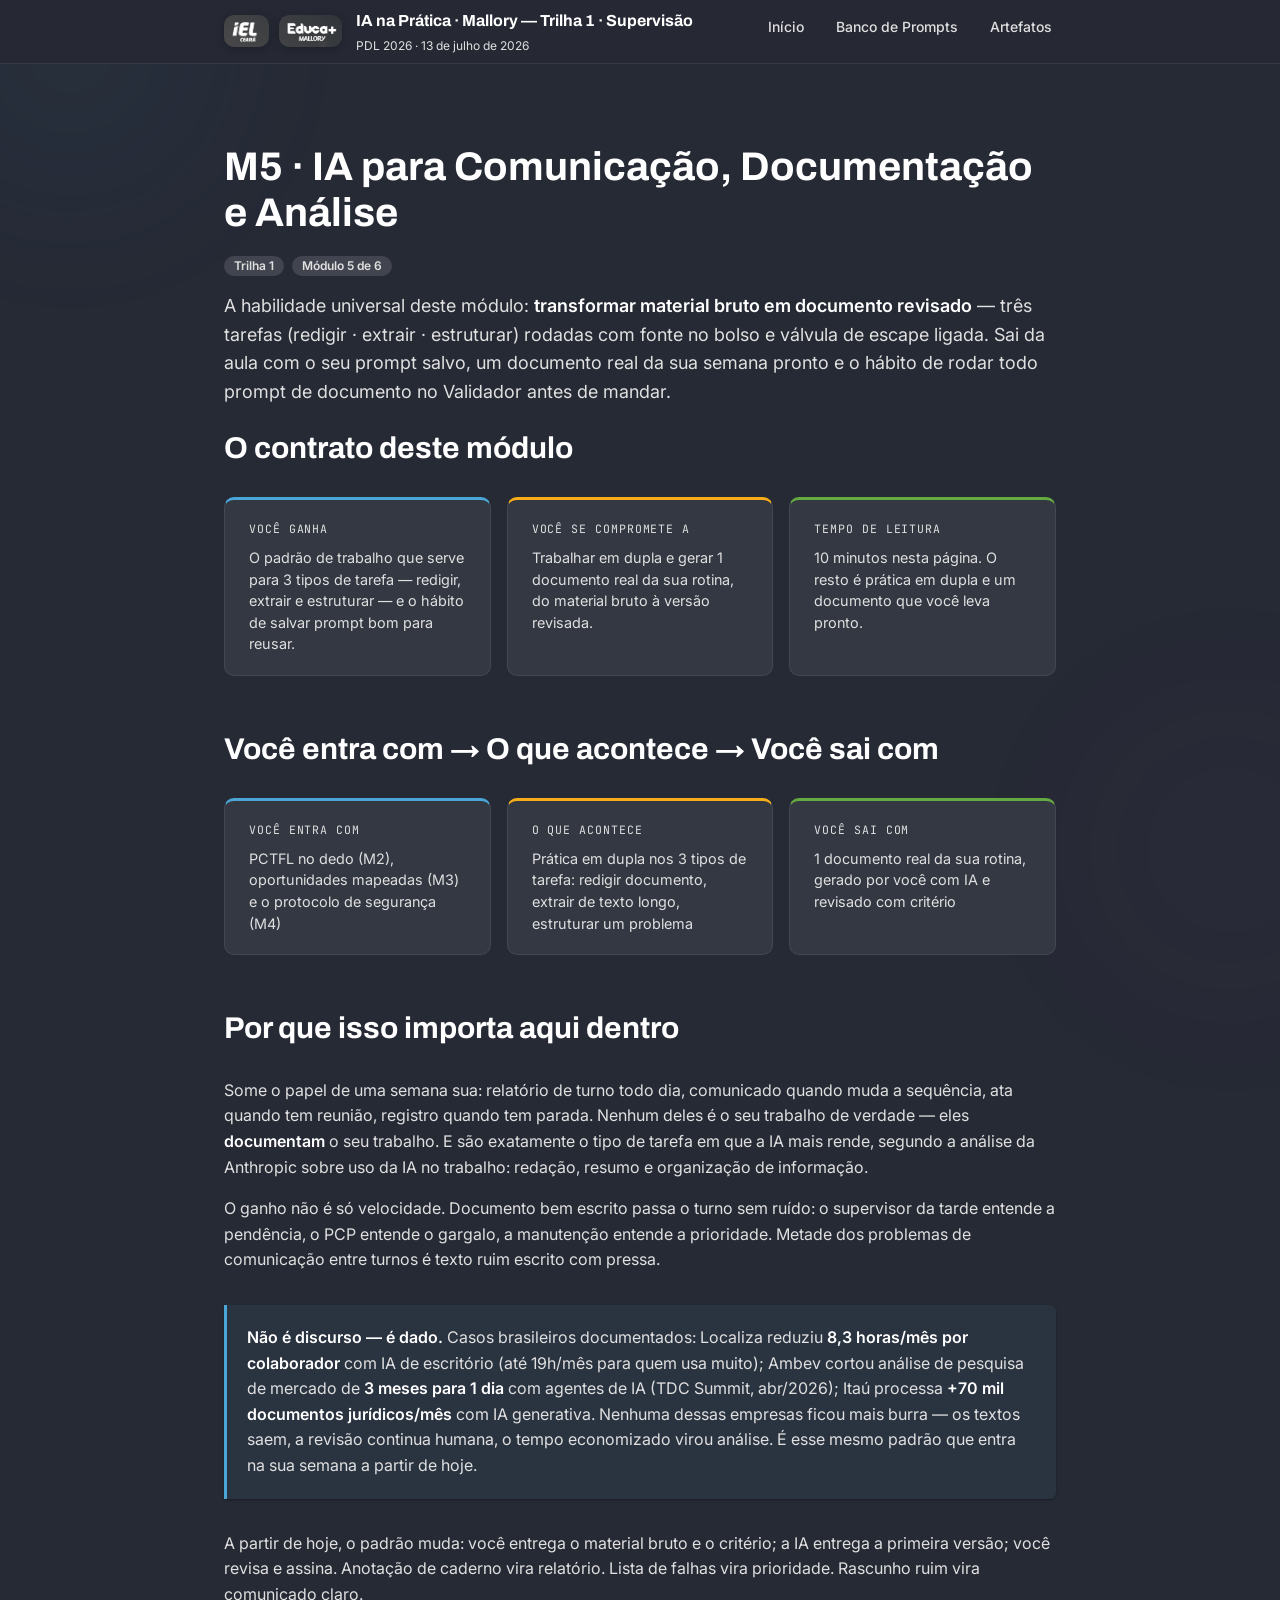
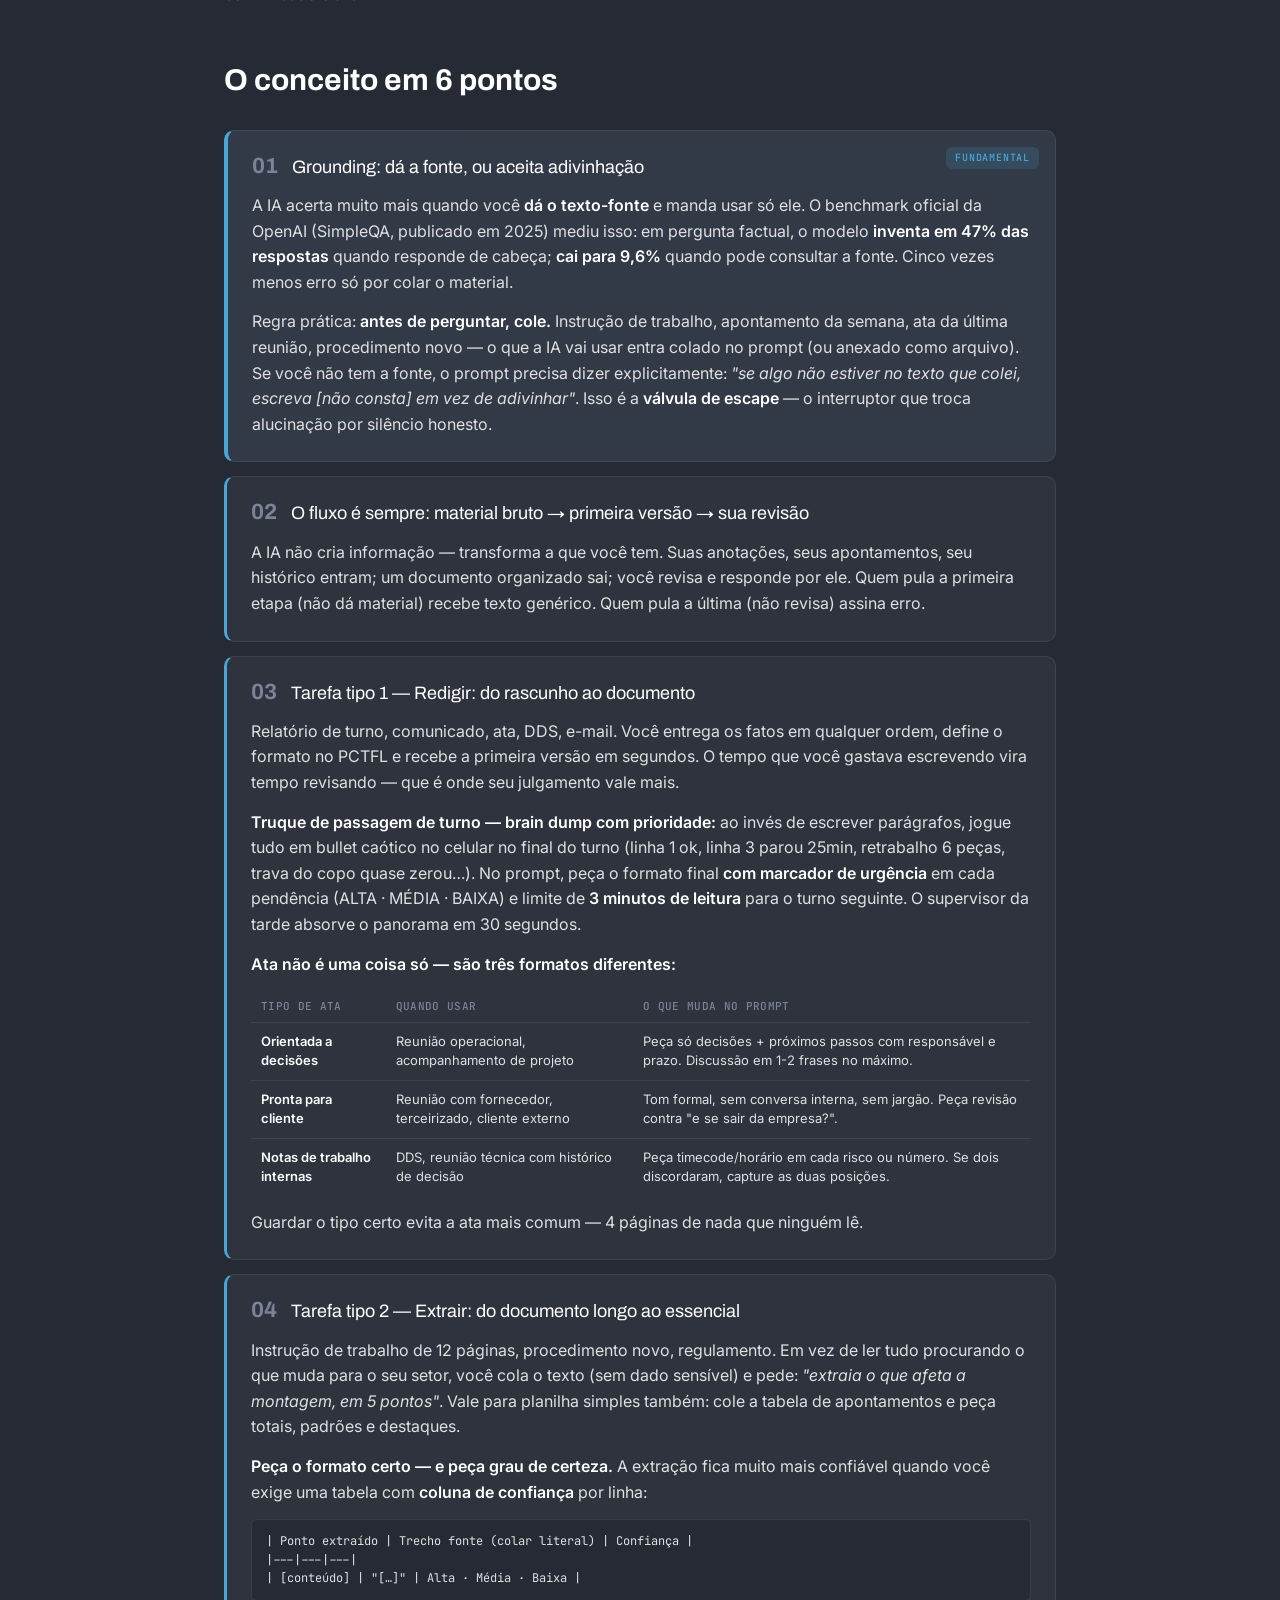
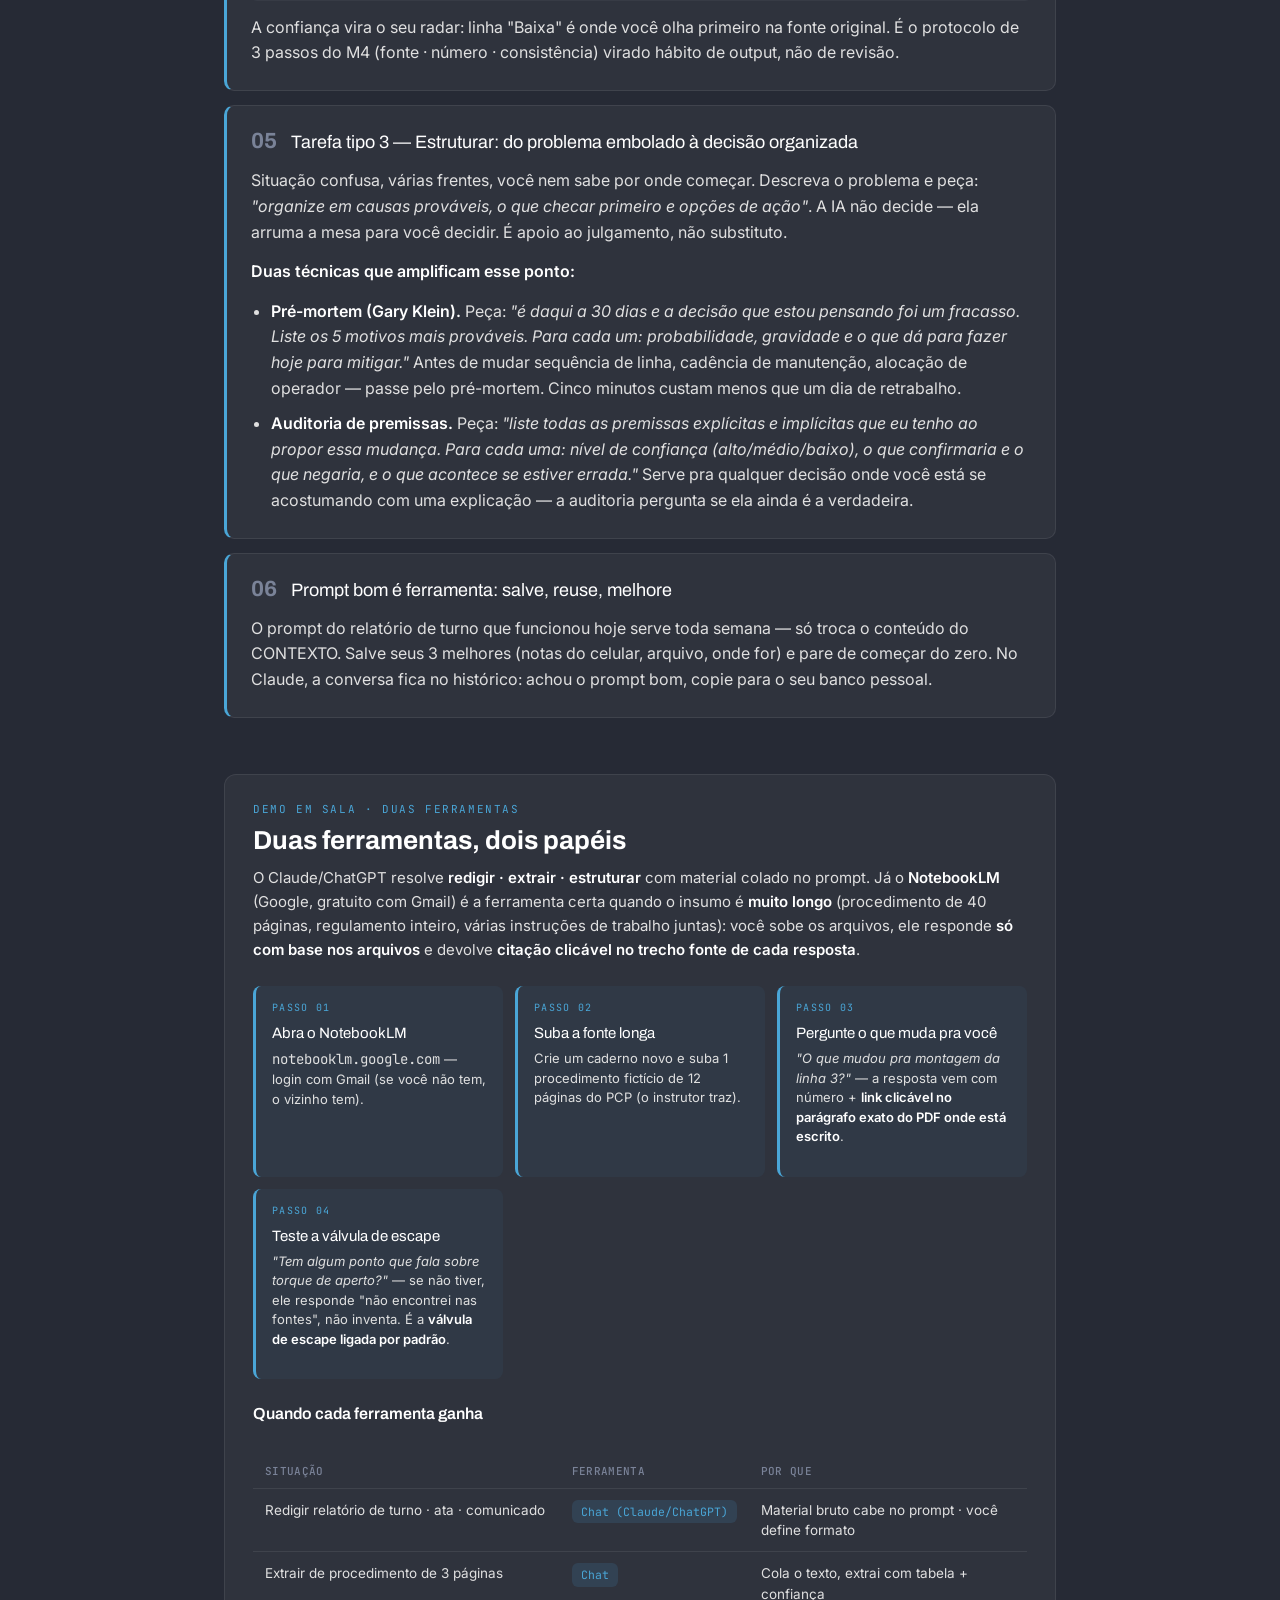
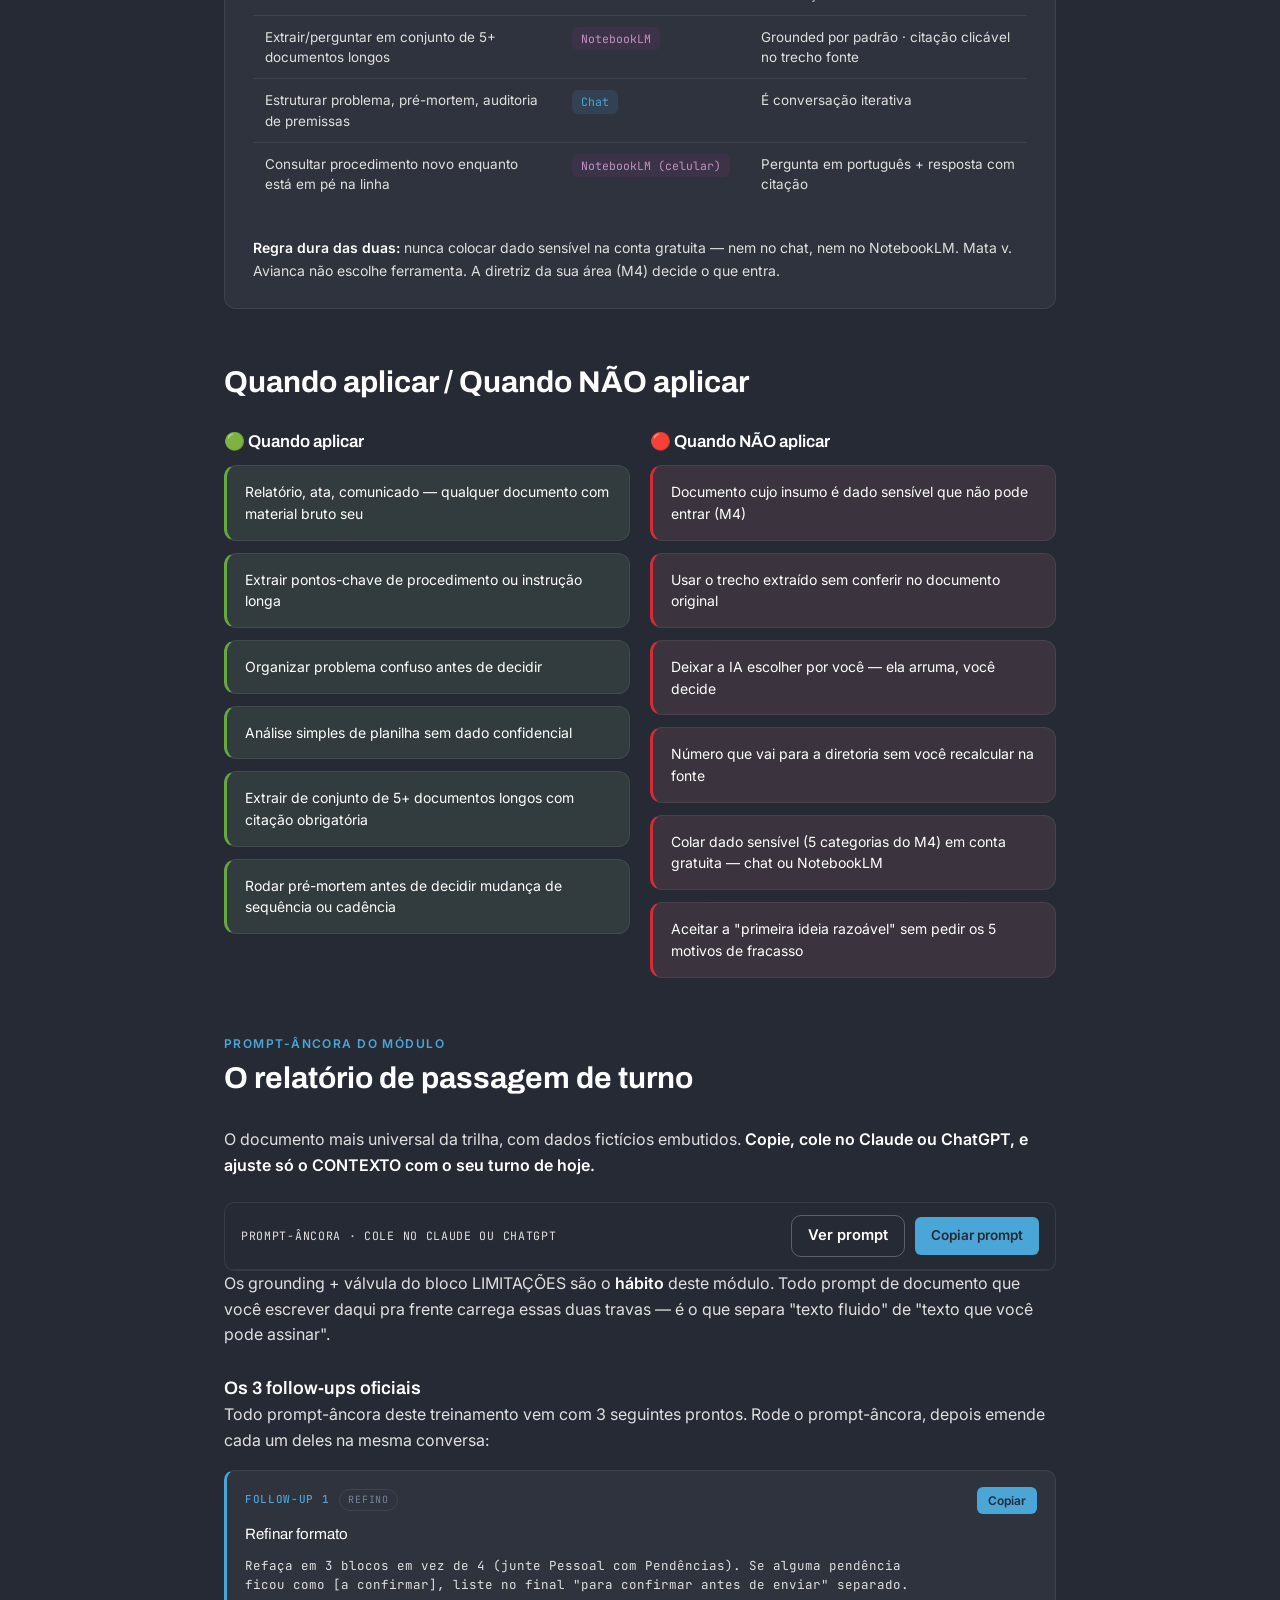
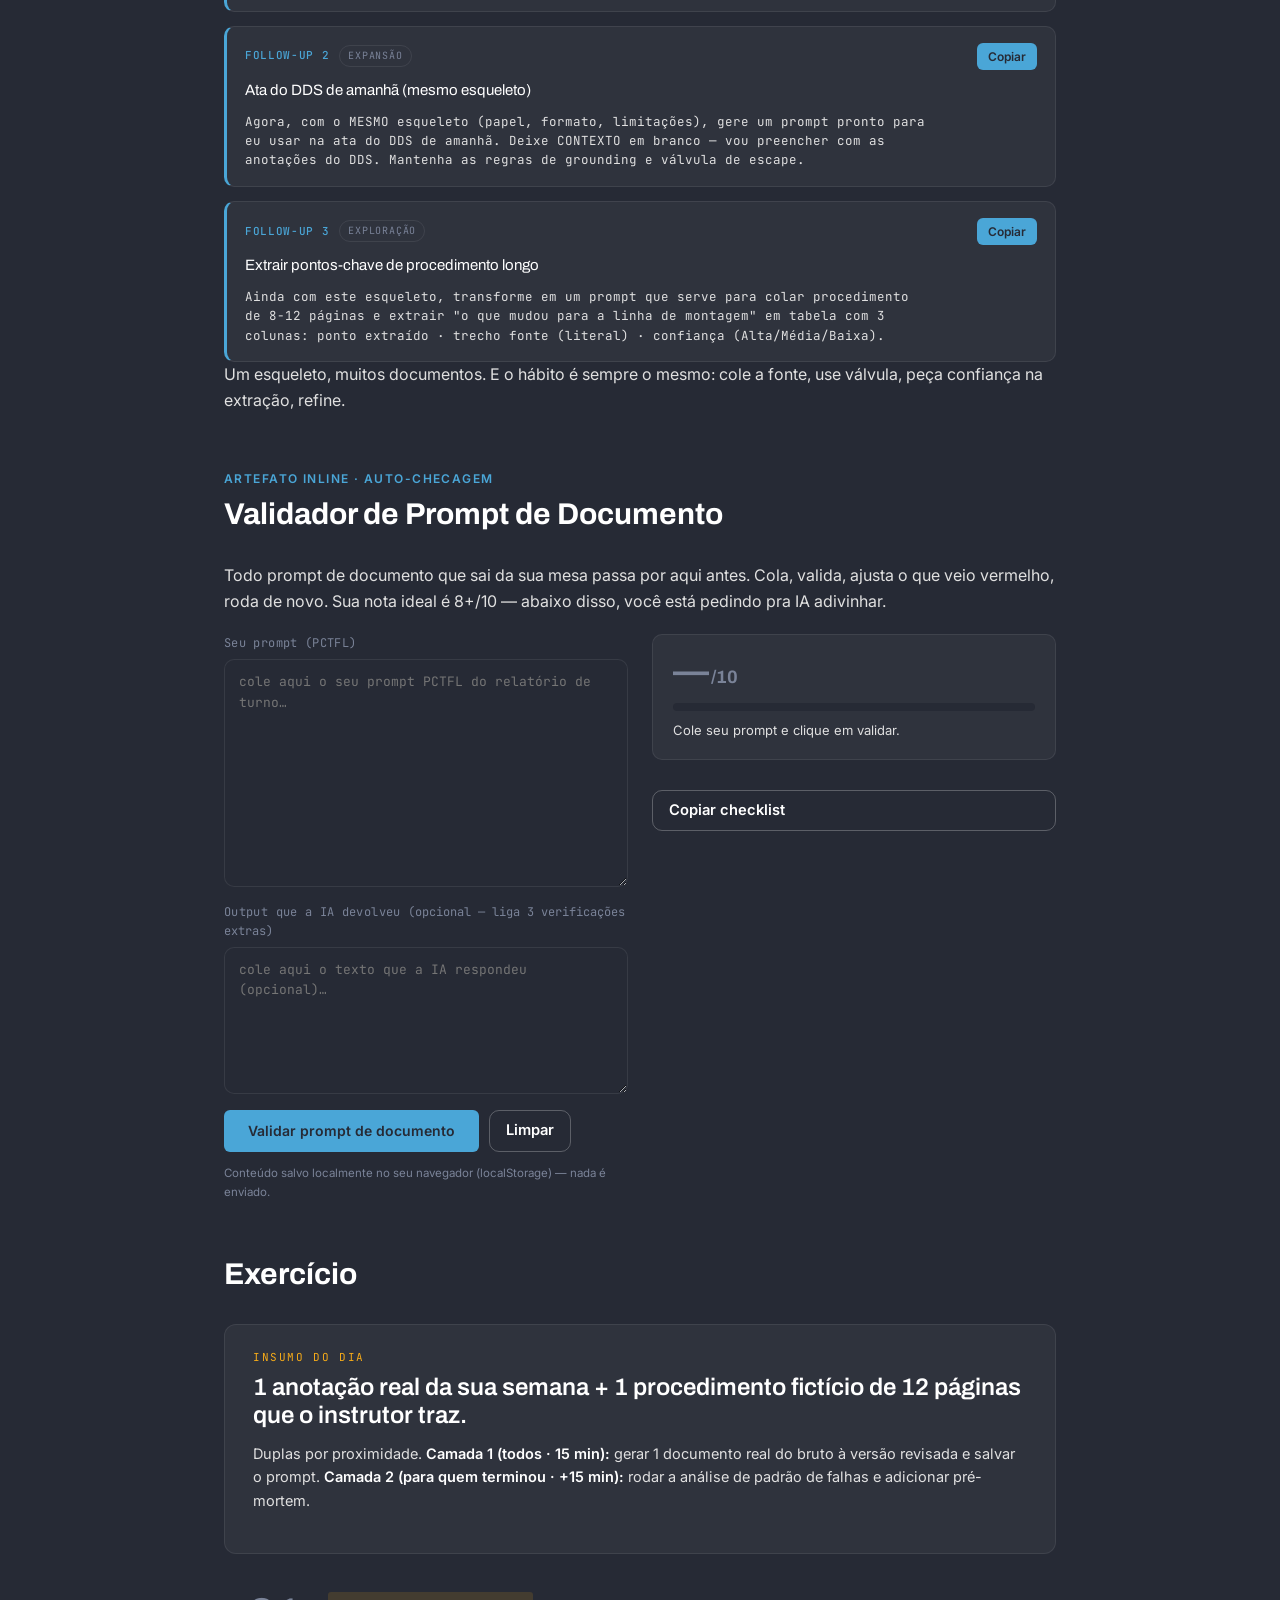
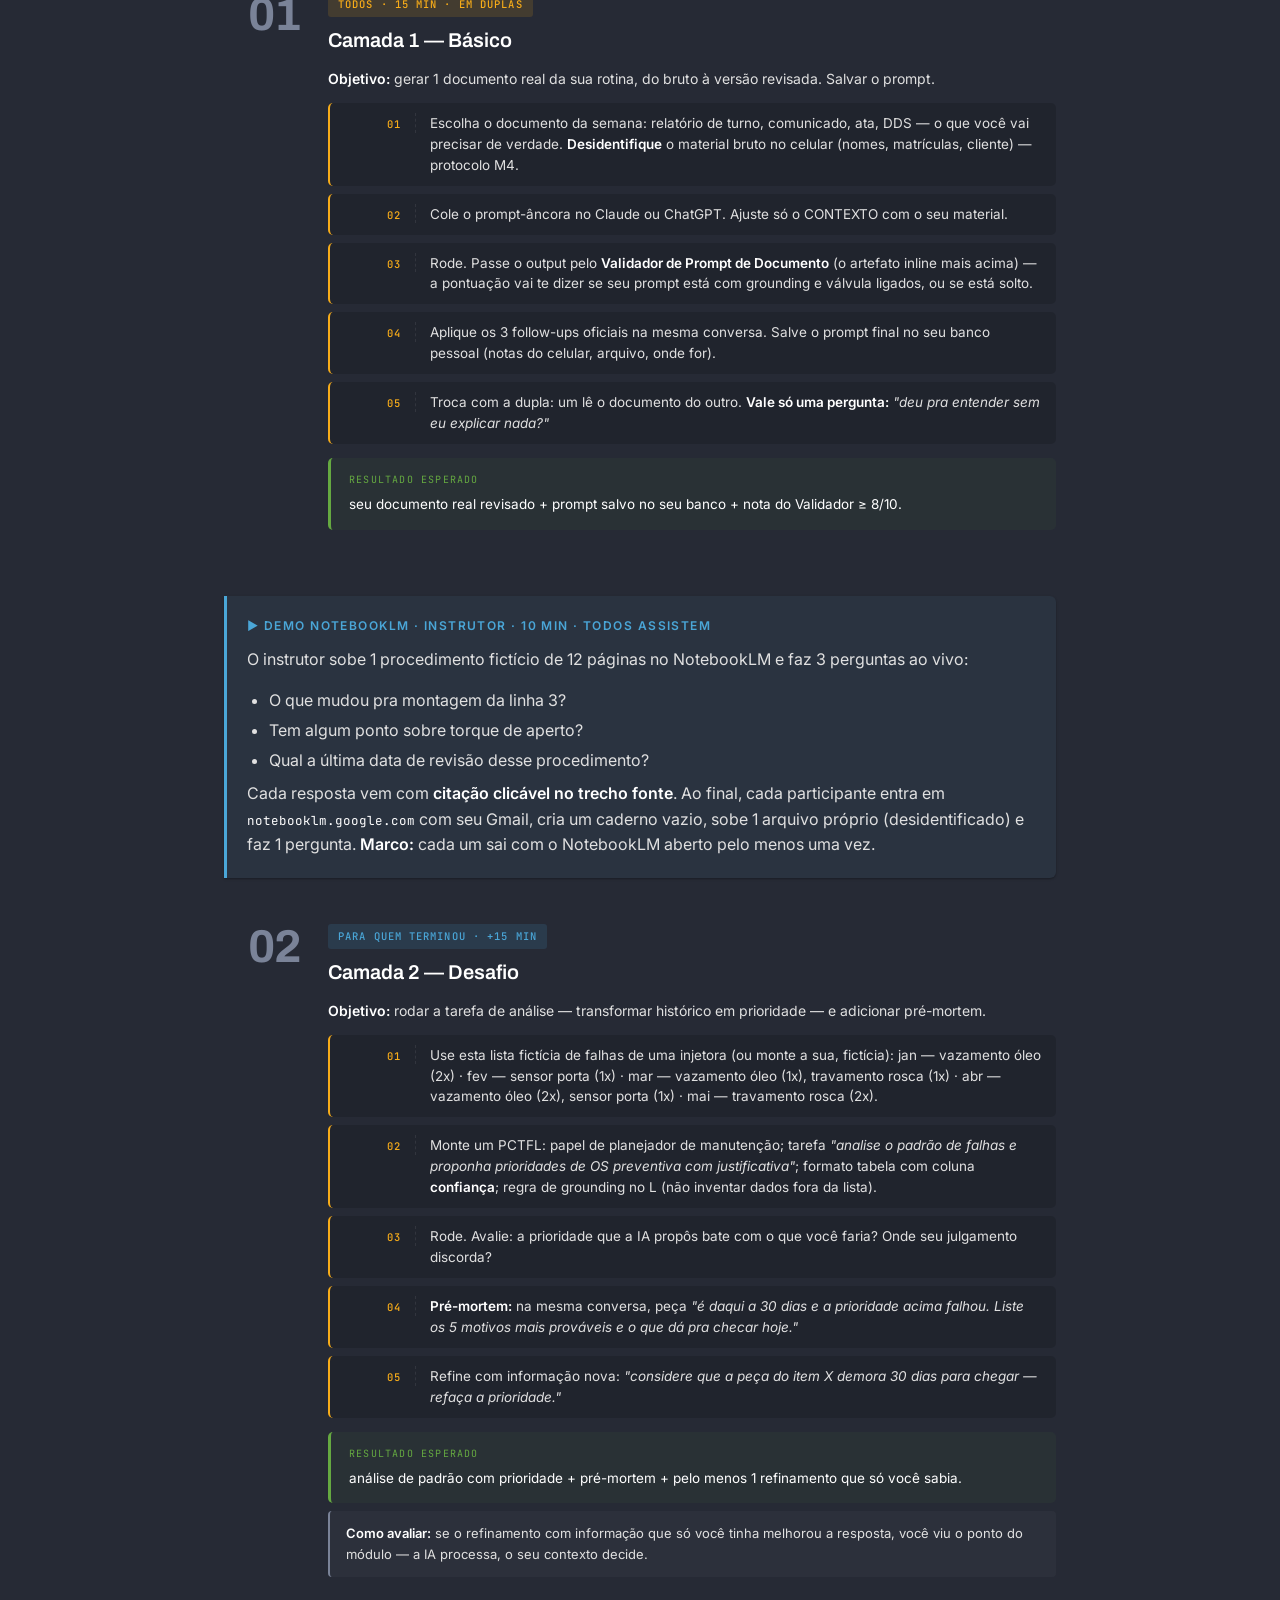
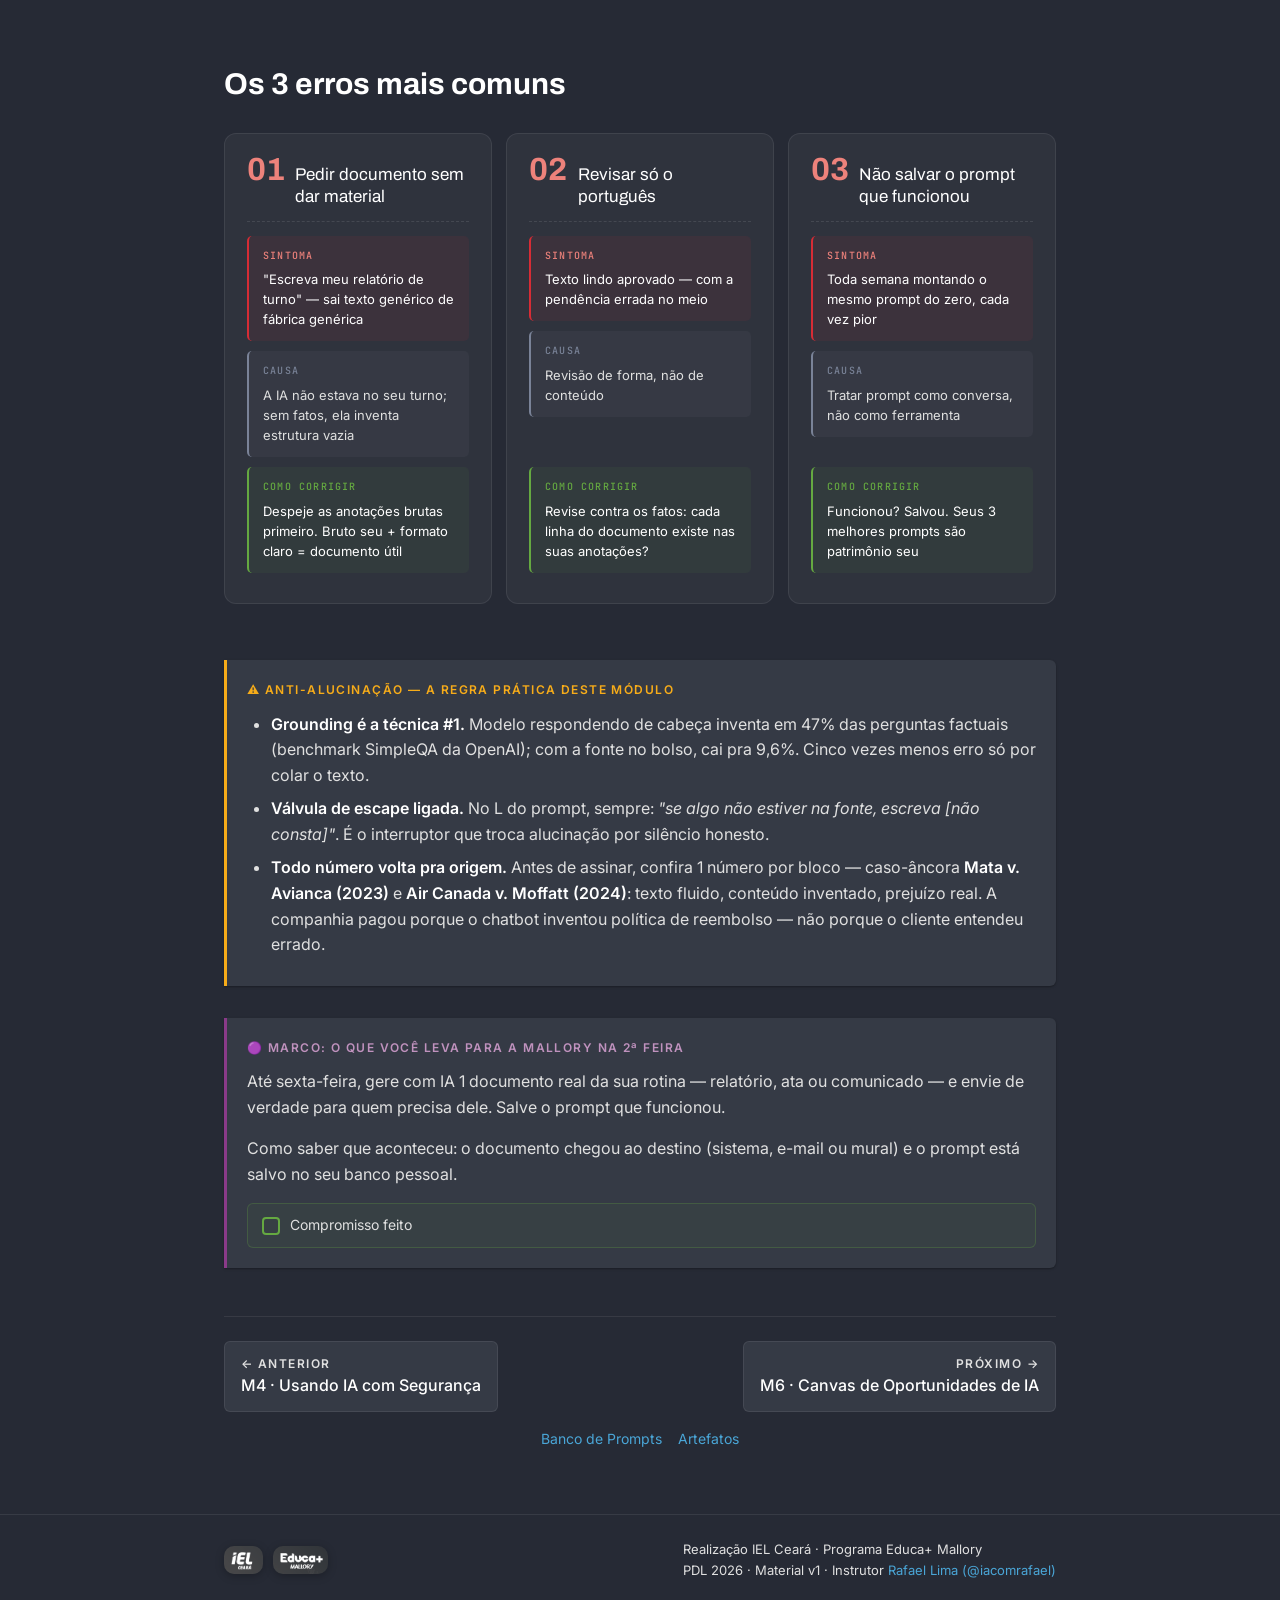
<file: m5/index.html>
<!DOCTYPE html>
<html lang="pt-BR">
<head>
  <meta charset="UTF-8">
  <meta name="viewport" content="width=device-width, initial-scale=1.0">
  <title>M5 · IA para Comunicação, Documentação e Análise · Mallory PDL 2026</title>
  <link rel="preconnect" href="https://fonts.googleapis.com">
  <link rel="preconnect" href="https://fonts.gstatic.com" crossorigin>
  <link rel="stylesheet" href="https://fonts.googleapis.com/css2?family=Archivo:wght@600;700&family=Inter:wght@400;500;600&family=JetBrains+Mono:wght@400&display=swap">
  <link rel="stylesheet" href="../assets/style.css">
</head>
<body>

<div class="ambient-blob ambient-blob-blue" aria-hidden="true"></div>
<div class="ambient-blob ambient-blob-purple" aria-hidden="true"></div>

<header class="site-header">
  <div class="container">
    <div class="site-brand">
      <div class="site-logos">
        <img src="../assets/logos/iel-ceara.png" alt="IEL Ceará">
        <img src="../assets/logos/educa-mais-mallory.png" alt="Educa+ Mallory">
      </div>
      <div class="site-brand-text">
        <a href="../">IA na Prática · Mallory — Trilha 1 · Supervisão</a>
        <span class="site-meta">PDL 2026 · 13 de julho de 2026</span>
      </div>
    </div>
    <button class="nav-toggle" aria-expanded="false" aria-controls="site-nav">Menu</button>
    <nav class="site-nav" id="site-nav" aria-label="Navegação principal">
      <ul>
        <li><a href="../">Início</a></li>
        <li><a href="../banco-de-prompts/">Banco de Prompts</a></li>
        <li><a href="../artefatos/">Artefatos</a></li>
      </ul>
    </nav>
  </div>
</header>

<main>
  <div class="container">

    <section class="hero">
      <h1>M5 · IA para Comunicação, Documentação e Análise</h1>
      <div class="page-meta">
        <span class="badge">Trilha 1</span>
        <span class="badge">Módulo 5 de 6</span>
      </div>
      <p class="lead">A habilidade universal deste módulo: <strong>transformar material bruto em documento revisado</strong> — três tarefas (redigir · extrair · estruturar) rodadas com fonte no bolso e válvula de escape ligada. Sai da aula com o seu prompt salvo, um documento real da sua semana pronto e o hábito de rodar todo prompt de documento no Validador antes de mandar.</p>
    </section>

    <section class="section">
      <h2>O contrato deste módulo</h2>
      <div class="ipo-caixas">
        <article class="ipo-caixa ipo-caixa--entra">
          <span class="ipo-caixa__label">Você ganha</span>
          <p>O padrão de trabalho que serve para 3 tipos de tarefa — redigir, extrair e estruturar — e o hábito de salvar prompt bom para reusar.</p>
        </article>
        <article class="ipo-caixa ipo-caixa--processa">
          <span class="ipo-caixa__label">Você se compromete a</span>
          <p>Trabalhar em dupla e gerar 1 documento real da sua rotina, do material bruto à versão revisada.</p>
        </article>
        <article class="ipo-caixa ipo-caixa--sai">
          <span class="ipo-caixa__label">Tempo de leitura</span>
          <p>10 minutos nesta página. O resto é prática em dupla e um documento que você leva pronto.</p>
        </article>
      </div>
    </section>

    <section class="section">
      <h2>Você entra com → O que acontece → Você sai com</h2>
      <div class="ipo-caixas">
        <article class="ipo-caixa ipo-caixa--entra">
          <span class="ipo-caixa__label">Você entra com</span>
          <p>PCTFL no dedo (M2), oportunidades mapeadas (M3) e o protocolo de segurança (M4)</p>
        </article>
        <article class="ipo-caixa ipo-caixa--processa">
          <span class="ipo-caixa__label">O que acontece</span>
          <p>Prática em dupla nos 3 tipos de tarefa: redigir documento, extrair de texto longo, estruturar um problema</p>
        </article>
        <article class="ipo-caixa ipo-caixa--sai">
          <span class="ipo-caixa__label">Você sai com</span>
          <p>1 documento real da sua rotina, gerado por você com IA e revisado com critério</p>
        </article>
      </div>
    </section>

    <section class="section">
      <h2>Por que isso importa aqui dentro</h2>
      <p>Some o papel de uma semana sua: relatório de turno todo dia, comunicado quando muda a sequência, ata quando tem reunião, registro quando tem parada. Nenhum deles é o seu trabalho de verdade — eles <strong>documentam</strong> o seu trabalho. E são exatamente o tipo de tarefa em que a IA mais rende, segundo a análise da Anthropic sobre uso da IA no trabalho: redação, resumo e organização de informação.</p>
      <p>O ganho não é só velocidade. Documento bem escrito passa o turno sem ruído: o supervisor da tarde entende a pendência, o PCP entende o gargalo, a manutenção entende a prioridade. Metade dos problemas de comunicação entre turnos é texto ruim escrito com pressa.</p>
      <div class="callout callout-info callout-info--dado">
        <p><strong>Não é discurso — é dado.</strong> Casos brasileiros documentados: Localiza reduziu <strong>8,3 horas/mês por colaborador</strong> com IA de escritório (até 19h/mês para quem usa muito); Ambev cortou análise de pesquisa de mercado de <strong>3 meses para 1 dia</strong> com agentes de IA (TDC Summit, abr/2026); Itaú processa <strong>+70 mil documentos jurídicos/mês</strong> com IA generativa. Nenhuma dessas empresas ficou mais burra — os textos saem, a revisão continua humana, o tempo economizado virou análise. É esse mesmo padrão que entra na sua semana a partir de hoje.</p>
      </div>
      <p>A partir de hoje, o padrão muda: você entrega o material bruto e o critério; a IA entrega a primeira versão; você revisa e assina. Anotação de caderno vira relatório. Lista de falhas vira prioridade. Rascunho ruim vira comunicado claro.</p>
    </section>

    <section class="section">
      <h2>O conceito em 6 pontos</h2>
      <div class="hab-grid">

        <div class="hab-card t1 pillar">
          <span class="hab-card-selo">fundamental</span>
          <div class="hab-card-head">
            <div class="hab-card-num">01</div>
            <div class="hab-card-title">Grounding: dá a fonte, ou aceita adivinhação</div>
          </div>
          <p>A IA acerta muito mais quando você <strong>dá o texto-fonte</strong> e manda usar só ele. O benchmark oficial da OpenAI (SimpleQA, publicado em 2025) mediu isso: em pergunta factual, o modelo <strong>inventa em 47% das respostas</strong> quando responde de cabeça; <strong>cai para 9,6%</strong> quando pode consultar a fonte. Cinco vezes menos erro só por colar o material.</p>
          <p>Regra prática: <strong>antes de perguntar, cole.</strong> Instrução de trabalho, apontamento da semana, ata da última reunião, procedimento novo — o que a IA vai usar entra colado no prompt (ou anexado como arquivo). Se você não tem a fonte, o prompt precisa dizer explicitamente: <em>"se algo não estiver no texto que colei, escreva [não consta] em vez de adivinhar"</em>. Isso é a <strong>válvula de escape</strong> — o interruptor que troca alucinação por silêncio honesto.</p>
        </div>

        <div class="hab-card t1">
          <div class="hab-card-head">
            <div class="hab-card-num">02</div>
            <div class="hab-card-title">O fluxo é sempre: material bruto → primeira versão → sua revisão</div>
          </div>
          <p>A IA não cria informação — transforma a que você tem. Suas anotações, seus apontamentos, seu histórico entram; um documento organizado sai; você revisa e responde por ele. Quem pula a primeira etapa (não dá material) recebe texto genérico. Quem pula a última (não revisa) assina erro.</p>
        </div>

        <div class="hab-card t1">
          <div class="hab-card-head">
            <div class="hab-card-num">03</div>
            <div class="hab-card-title">Tarefa tipo 1 — Redigir: do rascunho ao documento</div>
          </div>
          <p>Relatório de turno, comunicado, ata, DDS, e-mail. Você entrega os fatos em qualquer ordem, define o formato no PCTFL e recebe a primeira versão em segundos. O tempo que você gastava escrevendo vira tempo revisando — que é onde seu julgamento vale mais.</p>
          <p><strong>Truque de passagem de turno — brain dump com prioridade:</strong> ao invés de escrever parágrafos, jogue tudo em bullet caótico no celular no final do turno (linha 1 ok, linha 3 parou 25min, retrabalho 6 peças, trava do copo quase zerou…). No prompt, peça o formato final <strong>com marcador de urgência</strong> em cada pendência (ALTA · MÉDIA · BAIXA) e limite de <strong>3 minutos de leitura</strong> para o turno seguinte. O supervisor da tarde absorve o panorama em 30 segundos.</p>
          <p><strong>Ata não é uma coisa só — são três formatos diferentes:</strong></p>
          <div class="table-wrap">
            <table class="hab-card-table">
              <thead>
                <tr><th>Tipo de ata</th><th>Quando usar</th><th>O que muda no prompt</th></tr>
              </thead>
              <tbody>
                <tr>
                  <td><strong>Orientada a decisões</strong></td>
                  <td>Reunião operacional, acompanhamento de projeto</td>
                  <td>Peça só decisões + próximos passos com responsável e prazo. Discussão em 1-2 frases no máximo.</td>
                </tr>
                <tr>
                  <td><strong>Pronta para cliente</strong></td>
                  <td>Reunião com fornecedor, terceirizado, cliente externo</td>
                  <td>Tom formal, sem conversa interna, sem jargão. Peça revisão contra "e se sair da empresa?".</td>
                </tr>
                <tr>
                  <td><strong>Notas de trabalho internas</strong></td>
                  <td>DDS, reunião técnica com histórico de decisão</td>
                  <td>Peça timecode/horário em cada risco ou número. Se dois discordaram, capture as duas posições.</td>
                </tr>
              </tbody>
            </table>
          </div>
          <p>Guardar o tipo certo evita a ata mais comum — 4 páginas de nada que ninguém lê.</p>
        </div>

        <div class="hab-card t1">
          <div class="hab-card-head">
            <div class="hab-card-num">04</div>
            <div class="hab-card-title">Tarefa tipo 2 — Extrair: do documento longo ao essencial</div>
          </div>
          <p>Instrução de trabalho de 12 páginas, procedimento novo, regulamento. Em vez de ler tudo procurando o que muda para o seu setor, você cola o texto (sem dado sensível) e pede: <em>"extraia o que afeta a montagem, em 5 pontos"</em>. Vale para planilha simples também: cole a tabela de apontamentos e peça totais, padrões e destaques.</p>
          <p><strong>Peça o formato certo — e peça grau de certeza.</strong> A extração fica muito mais confiável quando você exige uma tabela com <strong>coluna de confiança</strong> por linha:</p>
          <pre class="hab-card-pre">| Ponto extraído | Trecho fonte (colar literal) | Confiança |
|---|---|---|
| [conteúdo] | "[…]" | Alta · Média · Baixa |</pre>
          <p>A confiança vira o seu radar: linha "Baixa" é onde você olha primeiro na fonte original. É o protocolo de 3 passos do M4 (fonte · número · consistência) virado hábito de output, não de revisão.</p>
        </div>

        <div class="hab-card t1">
          <div class="hab-card-head">
            <div class="hab-card-num">05</div>
            <div class="hab-card-title">Tarefa tipo 3 — Estruturar: do problema embolado à decisão organizada</div>
          </div>
          <p>Situação confusa, várias frentes, você nem sabe por onde começar. Descreva o problema e peça: <em>"organize em causas prováveis, o que checar primeiro e opções de ação"</em>. A IA não decide — ela arruma a mesa para você decidir. É apoio ao julgamento, não substituto.</p>
          <p><strong>Duas técnicas que amplificam esse ponto:</strong></p>
          <ul class="hab-card-list">
            <li><strong>Pré-mortem (Gary Klein).</strong> Peça: <em>"é daqui a 30 dias e a decisão que estou pensando foi um fracasso. Liste os 5 motivos mais prováveis. Para cada um: probabilidade, gravidade e o que dá para fazer hoje para mitigar."</em> Antes de mudar sequência de linha, cadência de manutenção, alocação de operador — passe pelo pré-mortem. Cinco minutos custam menos que um dia de retrabalho.</li>
            <li><strong>Auditoria de premissas.</strong> Peça: <em>"liste todas as premissas explícitas e implícitas que eu tenho ao propor essa mudança. Para cada uma: nível de confiança (alto/médio/baixo), o que confirmaria e o que negaria, e o que acontece se estiver errada."</em> Serve pra qualquer decisão onde você está se acostumando com uma explicação — a auditoria pergunta se ela ainda é a verdadeira.</li>
          </ul>
        </div>

        <div class="hab-card t1">
          <div class="hab-card-head">
            <div class="hab-card-num">06</div>
            <div class="hab-card-title">Prompt bom é ferramenta: salve, reuse, melhore</div>
          </div>
          <p>O prompt do relatório de turno que funcionou hoje serve toda semana — só troca o conteúdo do CONTEXTO. Salve seus 3 melhores (notas do celular, arquivo, onde for) e pare de começar do zero. No Claude, a conversa fica no histórico: achou o prompt bom, copie para o seu banco pessoal.</p>
        </div>

      </div>
    </section>

    <section class="section">
      <div class="demo">
        <div class="demo-eyebrow">Demo em sala · duas ferramentas</div>
        <h2 class="demo-title">Duas ferramentas, dois papéis</h2>
        <p class="demo-lead">O Claude/ChatGPT resolve <strong>redigir · extrair · estruturar</strong> com material colado no prompt. Já o <strong>NotebookLM</strong> (Google, gratuito com Gmail) é a ferramenta certa quando o insumo é <strong>muito longo</strong> (procedimento de 40 páginas, regulamento inteiro, várias instruções de trabalho juntas): você sobe os arquivos, ele responde <strong>só com base nos arquivos</strong> e devolve <strong>citação clicável no trecho fonte de cada resposta</strong>.</p>

        <div class="demo-passos">
          <div class="demo-passo">
            <div class="demo-passo-num">Passo 01</div>
            <div class="demo-passo-title">Abra o NotebookLM</div>
            <p><code>notebooklm.google.com</code> — login com Gmail (se você não tem, o vizinho tem).</p>
          </div>
          <div class="demo-passo">
            <div class="demo-passo-num">Passo 02</div>
            <div class="demo-passo-title">Suba a fonte longa</div>
            <p>Crie um caderno novo e suba 1 procedimento fictício de 12 páginas do PCP (o instrutor traz).</p>
          </div>
          <div class="demo-passo">
            <div class="demo-passo-num">Passo 03</div>
            <div class="demo-passo-title">Pergunte o que muda pra você</div>
            <p><em>"O que mudou pra montagem da linha 3?"</em> — a resposta vem com número + <strong>link clicável no parágrafo exato do PDF onde está escrito</strong>.</p>
          </div>
          <div class="demo-passo">
            <div class="demo-passo-num">Passo 04</div>
            <div class="demo-passo-title">Teste a válvula de escape</div>
            <p><em>"Tem algum ponto que fala sobre torque de aperto?"</em> — se não tiver, ele responde "não encontrei nas fontes", não inventa. É a <strong>válvula de escape ligada por padrão</strong>.</p>
          </div>
        </div>

        <h3 class="ferr-tabela-titulo">Quando cada ferramenta ganha</h3>
        <div class="table-wrap">
          <table class="ferr-tabela">
            <thead>
              <tr><th>Situação</th><th>Ferramenta</th><th>Por que</th></tr>
            </thead>
            <tbody>
              <tr>
                <td>Redigir relatório de turno · ata · comunicado</td>
                <td><span class="ferr-tag ferr-tag--chat">Chat (Claude/ChatGPT)</span></td>
                <td>Material bruto cabe no prompt · você define formato</td>
              </tr>
              <tr>
                <td>Extrair de procedimento de 3 páginas</td>
                <td><span class="ferr-tag ferr-tag--chat">Chat</span></td>
                <td>Cola o texto, extrai com tabela + confiança</td>
              </tr>
              <tr>
                <td>Extrair/perguntar em conjunto de 5+ documentos longos</td>
                <td><span class="ferr-tag ferr-tag--nlm">NotebookLM</span></td>
                <td>Grounded por padrão · citação clicável no trecho fonte</td>
              </tr>
              <tr>
                <td>Estruturar problema, pré-mortem, auditoria de premissas</td>
                <td><span class="ferr-tag ferr-tag--chat">Chat</span></td>
                <td>É conversação iterativa</td>
              </tr>
              <tr>
                <td>Consultar procedimento novo enquanto está em pé na linha</td>
                <td><span class="ferr-tag ferr-tag--nlm">NotebookLM (celular)</span></td>
                <td>Pergunta em português + resposta com citação</td>
              </tr>
            </tbody>
          </table>
        </div>
        <p class="demo-rodape"><strong>Regra dura das duas:</strong> nunca colocar dado sensível na conta gratuita — nem no chat, nem no NotebookLM. Mata v. Avianca não escolhe ferramenta. A diretriz da sua área (M4) decide o que entra.</p>
      </div>
    </section>

    <section class="section">
      <h2>Quando aplicar / Quando NÃO aplicar</h2>
      <div class="gat-quando-grid">
        <div class="gat-quando-col">
          <h3 class="gat-quando-head">🟢 Quando aplicar</h3>
          <article class="gat gat--verde"><p class="gat-frase">Relatório, ata, comunicado — qualquer documento com material bruto seu</p></article>
          <article class="gat gat--verde"><p class="gat-frase">Extrair pontos-chave de procedimento ou instrução longa</p></article>
          <article class="gat gat--verde"><p class="gat-frase">Organizar problema confuso antes de decidir</p></article>
          <article class="gat gat--verde"><p class="gat-frase">Análise simples de planilha sem dado confidencial</p></article>
          <article class="gat gat--verde"><p class="gat-frase">Extrair de conjunto de 5+ documentos longos com citação obrigatória</p></article>
          <article class="gat gat--verde"><p class="gat-frase">Rodar pré-mortem antes de decidir mudança de sequência ou cadência</p></article>
        </div>
        <div class="gat-quando-col">
          <h3 class="gat-quando-head">🔴 Quando NÃO aplicar</h3>
          <article class="gat gat--vermelho"><p class="gat-frase">Documento cujo insumo é dado sensível que não pode entrar (M4)</p></article>
          <article class="gat gat--vermelho"><p class="gat-frase">Usar o trecho extraído sem conferir no documento original</p></article>
          <article class="gat gat--vermelho"><p class="gat-frase">Deixar a IA escolher por você — ela arruma, você decide</p></article>
          <article class="gat gat--vermelho"><p class="gat-frase">Número que vai para a diretoria sem você recalcular na fonte</p></article>
          <article class="gat gat--vermelho"><p class="gat-frase">Colar dado sensível (5 categorias do M4) em conta gratuita — chat ou NotebookLM</p></article>
          <article class="gat gat--vermelho"><p class="gat-frase">Aceitar a "primeira ideia razoável" sem pedir os 5 motivos de fracasso</p></article>
        </div>
      </div>
    </section>

    <section class="section prompt-ancora">
      <span class="eyebrow">Prompt-âncora do módulo</span>
      <h2>O relatório de passagem de turno</h2>
      <p class="secao-lead">O documento mais universal da trilha, com dados fictícios embutidos. <strong>Copie, cole no Claude ou ChatGPT, e ajuste só o CONTEXTO com o seu turno de hoje.</strong></p>

      <div class="prompt-copiar">
        <div class="prompt-copiar__header">
          <span class="mono">PROMPT-ÂNCORA · COLE NO CLAUDE OU CHATGPT</span>
          <div class="prompt-copiar__actions">
            <button class="btn-secondary btn-toggle-prompt" type="button" aria-expanded="false" aria-controls="prompt-ancora-m5-details">Ver prompt</button>
            <button class="btn-copiar" type="button" data-copy-target="#prompt-ancora-m5">Copiar prompt</button>
          </div>
        </div>
        <details class="prompt-copiar__details" id="prompt-ancora-m5-details">
          <summary class="visually-hidden">Prompt completo (colapsado)</summary>
        <pre id="prompt-ancora-m5"># PAPEL
Você é um líder de produção experiente em fábrica de eletroportáteis.

# CONTEXTO
Fechamento do turno da manhã, área de montagem. Anotações brutas de hoje (FICTÍCIAS):
- linha 1 ok, 2.100 unidades (meta 2.000)
- linha 3 parou 25 min às 8h15, falta de componente (trava do copo), almoxarifado repôs
- 2 operadores em treinamento na linha 1, rendimento ainda abaixo
- pendência: conferir estoque da trava do copo para amanhã — quase zerou
- qualidade apontou 6 unidades para retrabalho na linha 3

# TAREFA
Organize as anotações no relatório de passagem para o supervisor do turno da tarde.

# FORMATO
4 blocos: Produção (realizado × meta por linha) · Paradas (horário, causa, solução) ·
Pessoal · Pendências priorizadas. Cada pendência com marcador de urgência (ALTA · MÉDIA · BAIXA).
Máximo 15 linhas.

# LIMITAÇÕES (grounding + válvula de escape)
- Use SÓ o que está no CONTEXTO. Não invente número, hora, causa nem responsável.
- Se faltar informação para preencher algum bloco, escreva [a confirmar] em vez de completar.
- Se algo estiver ambíguo, faça 1 pergunta objetiva no final antes de eu enviar.</pre>
        </details>
      </div>

      <p>Os grounding + válvula do bloco LIMITAÇÕES são o <strong>hábito</strong> deste módulo. Todo prompt de documento que você escrever daqui pra frente carrega essas duas travas — é o que separa "texto fluido" de "texto que você pode assinar".</p>

      <h3 class="followups-titulo">Os 3 follow-ups oficiais</h3>
      <p class="secao-lead">Todo prompt-âncora deste treinamento vem com 3 seguintes prontos. Rode o prompt-âncora, depois emende cada um deles na mesma conversa:</p>

      <div class="followup-grid">
        <div class="followup-card">
          <div class="followup-card__head">
            <span class="followup-card__num">Follow-up 1</span>
            <span class="followup-card__tipo">refino</span>
            <button class="btn-copiar btn-copiar--sm" type="button" data-copy-target="#followup-1-m5">Copiar</button>
          </div>
          <div class="followup-card__title">Refinar formato</div>
          <pre id="followup-1-m5">Refaça em 3 blocos em vez de 4 (junte Pessoal com Pendências). Se alguma pendência
ficou como [a confirmar], liste no final "para confirmar antes de enviar" separado.</pre>
        </div>
        <div class="followup-card">
          <div class="followup-card__head">
            <span class="followup-card__num">Follow-up 2</span>
            <span class="followup-card__tipo">expansão</span>
            <button class="btn-copiar btn-copiar--sm" type="button" data-copy-target="#followup-2-m5">Copiar</button>
          </div>
          <div class="followup-card__title">Ata do DDS de amanhã (mesmo esqueleto)</div>
          <pre id="followup-2-m5">Agora, com o MESMO esqueleto (papel, formato, limitações), gere um prompt pronto para
eu usar na ata do DDS de amanhã. Deixe CONTEXTO em branco — vou preencher com as
anotações do DDS. Mantenha as regras de grounding e válvula de escape.</pre>
        </div>
        <div class="followup-card">
          <div class="followup-card__head">
            <span class="followup-card__num">Follow-up 3</span>
            <span class="followup-card__tipo">exploração</span>
            <button class="btn-copiar btn-copiar--sm" type="button" data-copy-target="#followup-3-m5">Copiar</button>
          </div>
          <div class="followup-card__title">Extrair pontos-chave de procedimento longo</div>
          <pre id="followup-3-m5">Ainda com este esqueleto, transforme em um prompt que serve para colar procedimento
de 8-12 páginas e extrair "o que mudou para a linha de montagem" em tabela com 3
colunas: ponto extraído · trecho fonte (literal) · confiança (Alta/Média/Baixa).</pre>
        </div>
      </div>

      <p>Um esqueleto, muitos documentos. E o hábito é sempre o mesmo: cole a fonte, use válvula, peça confiança na extração, refine.</p>
    </section>

    <section class="section vld" id="validador-prompt" aria-labelledby="vld-title">
      <span class="eyebrow">Artefato inline · auto-checagem</span>
      <h2 id="vld-title">Validador de Prompt de Documento</h2>
      <p class="secao-lead">Todo prompt de documento que sai da sua mesa passa por aqui antes. Cola, valida, ajusta o que veio vermelho, roda de novo. Sua nota ideal é 8+/10 — abaixo disso, você está pedindo pra IA adivinhar.</p>

      <div class="vld-grid">
        <div class="vld-col vld-col--input">
          <label class="vld-label" for="vld-prompt">Seu prompt (PCTFL)</label>
          <textarea id="vld-prompt" class="vld-textarea" rows="10" placeholder="cole aqui o seu prompt PCTFL do relatório de turno…" aria-describedby="vld-privacy"></textarea>
          <label class="vld-label" for="vld-output">Output que a IA devolveu <span class="vld-opt">(opcional — liga 3 verificações extras)</span></label>
          <textarea id="vld-output" class="vld-textarea" rows="6" placeholder="cole aqui o texto que a IA respondeu (opcional)…"></textarea>
          <div class="vld-actions">
            <button type="button" class="btn-primary" id="vld-run">Validar prompt de documento</button>
            <button type="button" class="btn-secondary" id="vld-clear">Limpar</button>
          </div>
          <p class="vld-privacy" id="vld-privacy">Conteúdo salvo localmente no seu navegador (localStorage) — nada é enviado.</p>
        </div>
        <div class="vld-col vld-col--result">
          <div class="vld-score" id="vld-score" aria-live="polite">
            <div class="vld-score-num"><span id="vld-score-val">—</span><span class="vld-score-max">/10</span></div>
            <div class="vld-score-bar"><div class="vld-score-fill" id="vld-score-fill"></div></div>
            <div class="vld-score-label" id="vld-score-label">Cole seu prompt e clique em validar.</div>
          </div>
          <ul class="vld-checklist" id="vld-checklist" aria-live="polite"></ul>
          <button type="button" class="btn-secondary vld-copy" id="vld-copy" hidden>Copiar checklist</button>
        </div>
      </div>
    </section>

    <section class="section">
      <h2>Exercício</h2>
      <div class="ho-hero">
        <div class="ho-hero-eyebrow">Insumo do dia</div>
        <h3>1 anotação real da sua semana + 1 procedimento fictício de 12 páginas que o instrutor traz.</h3>
        <p class="ho-hero-lead">Duplas por proximidade. <strong>Camada 1 (todos · 15 min):</strong> gerar 1 documento real do bruto à versão revisada e salvar o prompt. <strong>Camada 2 (para quem terminou · +15 min):</strong> rodar a análise de padrão de falhas e adicionar pré-mortem.</p>
      </div>

      <div class="ho-timeline">
        <div class="ho-etapa">
          <div class="ho-etapa-side"><div class="ho-etapa-num">01</div></div>
          <div class="ho-etapa-body">
            <span class="ho-etapa-tempo grp">Todos · 15 min · em duplas</span>
            <h4 class="ho-etapa-titulo">Camada 1 — Básico</h4>
            <p class="ho-etapa-desc"><strong>Objetivo:</strong> gerar 1 documento real da sua rotina, do bruto à versão revisada. Salvar o prompt.</p>
            <div class="ho-subpassos">
              <div class="ho-subpasso"><div class="ho-subpasso-tempo">01</div><div class="ho-subpasso-txt">Escolha o documento da semana: relatório de turno, comunicado, ata, DDS — o que você vai precisar de verdade. <strong>Desidentifique</strong> o material bruto no celular (nomes, matrículas, cliente) — protocolo M4.</div></div>
              <div class="ho-subpasso"><div class="ho-subpasso-tempo">02</div><div class="ho-subpasso-txt">Cole o prompt-âncora no Claude ou ChatGPT. Ajuste só o CONTEXTO com o seu material.</div></div>
              <div class="ho-subpasso"><div class="ho-subpasso-tempo">03</div><div class="ho-subpasso-txt">Rode. Passe o output pelo <strong>Validador de Prompt de Documento</strong> (o artefato inline mais acima) — a pontuação vai te dizer se seu prompt está com grounding e válvula ligados, ou se está solto.</div></div>
              <div class="ho-subpasso"><div class="ho-subpasso-tempo">04</div><div class="ho-subpasso-txt">Aplique os 3 follow-ups oficiais na mesma conversa. Salve o prompt final no seu banco pessoal (notas do celular, arquivo, onde for).</div></div>
              <div class="ho-subpasso"><div class="ho-subpasso-tempo">05</div><div class="ho-subpasso-txt">Troca com a dupla: um lê o documento do outro. <strong>Vale só uma pergunta:</strong> <em>"deu pra entender sem eu explicar nada?"</em></div></div>
            </div>
            <div class="ho-saida"><span class="ho-saida-label">Resultado esperado</span>seu documento real revisado + prompt salvo no seu banco + nota do Validador ≥ 8/10.</div>
          </div>
        </div>
      </div>

      <div class="callout callout-demo-ao-vivo">
        <p class="callout-title">▶ Demo NotebookLM · instrutor · 10 min · todos assistem</p>
        <p>O instrutor sobe 1 procedimento fictício de 12 páginas no NotebookLM e faz 3 perguntas ao vivo:</p>
        <ul>
          <li>O que mudou pra montagem da linha 3?</li>
          <li>Tem algum ponto sobre torque de aperto?</li>
          <li>Qual a última data de revisão desse procedimento?</li>
        </ul>
        <p>Cada resposta vem com <strong>citação clicável no trecho fonte</strong>. Ao final, cada participante entra em <code>notebooklm.google.com</code> com seu Gmail, cria um caderno vazio, sobe 1 arquivo próprio (desidentificado) e faz 1 pergunta. <strong>Marco:</strong> cada um sai com o NotebookLM aberto pelo menos uma vez.</p>
      </div>

      <div class="ho-timeline desafio">
        <div class="ho-etapa">
          <div class="ho-etapa-side"><div class="ho-etapa-num">02</div></div>
          <div class="ho-etapa-body">
            <span class="ho-etapa-tempo ind">Para quem terminou · +15 min</span>
            <h4 class="ho-etapa-titulo">Camada 2 — Desafio</h4>
            <p class="ho-etapa-desc"><strong>Objetivo:</strong> rodar a tarefa de análise — transformar histórico em prioridade — e adicionar pré-mortem.</p>
            <div class="ho-subpassos">
              <div class="ho-subpasso"><div class="ho-subpasso-tempo">01</div><div class="ho-subpasso-txt">Use esta lista fictícia de falhas de uma injetora (ou monte a sua, fictícia): jan — vazamento óleo (2x) · fev — sensor porta (1x) · mar — vazamento óleo (1x), travamento rosca (1x) · abr — vazamento óleo (2x), sensor porta (1x) · mai — travamento rosca (2x).</div></div>
              <div class="ho-subpasso"><div class="ho-subpasso-tempo">02</div><div class="ho-subpasso-txt">Monte um PCTFL: papel de planejador de manutenção; tarefa <em>"analise o padrão de falhas e proponha prioridades de OS preventiva com justificativa"</em>; formato tabela com coluna <strong>confiança</strong>; regra de grounding no L (não inventar dados fora da lista).</div></div>
              <div class="ho-subpasso"><div class="ho-subpasso-tempo">03</div><div class="ho-subpasso-txt">Rode. Avalie: a prioridade que a IA propôs bate com o que você faria? Onde seu julgamento discorda?</div></div>
              <div class="ho-subpasso"><div class="ho-subpasso-tempo">04</div><div class="ho-subpasso-txt"><strong>Pré-mortem:</strong> na mesma conversa, peça <em>"é daqui a 30 dias e a prioridade acima falhou. Liste os 5 motivos mais prováveis e o que dá pra checar hoje."</em></div></div>
              <div class="ho-subpasso"><div class="ho-subpasso-tempo">05</div><div class="ho-subpasso-txt">Refine com informação nova: <em>"considere que a peça do item X demora 30 dias para chegar — refaça a prioridade."</em></div></div>
            </div>
            <div class="ho-saida"><span class="ho-saida-label">Resultado esperado</span>análise de padrão com prioridade + pré-mortem + pelo menos 1 refinamento que só você sabia.</div>
            <div class="ho-marco-eval"><strong>Como avaliar:</strong> se o refinamento com informação que só você tinha melhorou a resposta, você viu o ponto do módulo — a IA processa, o seu contexto decide.</div>
          </div>
        </div>
      </div>
    </section>

    <section class="section">
      <h2>Os 3 erros mais comuns</h2>
      <div class="erros-grid">
        <div class="erro-card">
          <div class="erro-head">
            <div class="erro-num">01</div>
            <div class="erro-nome">Pedir documento sem dar material</div>
          </div>
          <div class="erro-block sintoma"><span class="erro-block-label">Sintoma</span>"Escreva meu relatório de turno" — sai texto genérico de fábrica genérica</div>
          <div class="erro-block causa"><span class="erro-block-label">Causa</span>A IA não estava no seu turno; sem fatos, ela inventa estrutura vazia</div>
          <div class="erro-block corrige"><span class="erro-block-label">Como corrigir</span>Despeje as anotações brutas primeiro. Bruto seu + formato claro = documento útil</div>
        </div>
        <div class="erro-card">
          <div class="erro-head">
            <div class="erro-num">02</div>
            <div class="erro-nome">Revisar só o português</div>
          </div>
          <div class="erro-block sintoma"><span class="erro-block-label">Sintoma</span>Texto lindo aprovado — com a pendência errada no meio</div>
          <div class="erro-block causa"><span class="erro-block-label">Causa</span>Revisão de forma, não de conteúdo</div>
          <div class="erro-block corrige"><span class="erro-block-label">Como corrigir</span>Revise contra os fatos: cada linha do documento existe nas suas anotações?</div>
        </div>
        <div class="erro-card">
          <div class="erro-head">
            <div class="erro-num">03</div>
            <div class="erro-nome">Não salvar o prompt que funcionou</div>
          </div>
          <div class="erro-block sintoma"><span class="erro-block-label">Sintoma</span>Toda semana montando o mesmo prompt do zero, cada vez pior</div>
          <div class="erro-block causa"><span class="erro-block-label">Causa</span>Tratar prompt como conversa, não como ferramenta</div>
          <div class="erro-block corrige"><span class="erro-block-label">Como corrigir</span>Funcionou? Salvou. Seus 3 melhores prompts são patrimônio seu</div>
        </div>
      </div>
    </section>

    <div class="callout callout-alucinacao">
      <p class="callout-title">⚠️ Anti-alucinação — a regra prática deste módulo</p>
      <ul>
        <li><strong>Grounding é a técnica #1.</strong> Modelo respondendo de cabeça inventa em 47% das perguntas factuais (benchmark SimpleQA da OpenAI); com a fonte no bolso, cai pra 9,6%. Cinco vezes menos erro só por colar o texto.</li>
        <li><strong>Válvula de escape ligada.</strong> No L do prompt, sempre: <em>"se algo não estiver na fonte, escreva [não consta]"</em>. É o interruptor que troca alucinação por silêncio honesto.</li>
        <li><strong>Todo número volta pra origem.</strong> Antes de assinar, confira 1 número por bloco — caso-âncora <strong>Mata v. Avianca (2023)</strong> e <strong>Air Canada v. Moffatt (2024)</strong>: texto fluido, conteúdo inventado, prejuízo real. A companhia pagou porque o chatbot inventou política de reembolso — não porque o cliente entendeu errado.</li>
      </ul>
    </div>

    <div class="callout callout-marco">
      <p class="callout-title">🟣 Marco: o que você leva para a Mallory na 2ª feira</p>
      <p>Até sexta-feira, gere com IA 1 documento real da sua rotina — relatório, ata ou comunicado — e envie de verdade para quem precisa dele. Salve o prompt que funcionou.</p>
      <p>Como saber que aconteceu: o documento chegou ao destino (sistema, e-mail ou mural) e o prompt está salvo no seu banco pessoal.</p>
      <label class="action-check" data-key="m5-marco-t1">
        <input type="checkbox">
        <span>Compromisso feito</span>
      </label>
    </div>

    <nav class="module-nav" aria-label="Navegação entre módulos">
      <a class="nav-prev" href="../m4/">
        <span class="nav-label">← Anterior</span>
        <span class="nav-title">M4 · Usando IA com Segurança</span>
      </a>
      <a class="nav-next" href="../m6/">
        <span class="nav-label">Próximo →</span>
        <span class="nav-title">M6 · Canvas de Oportunidades de IA</span>
      </a>
    </nav>

    <div class="module-nav-secondary">
      <a href="../banco-de-prompts/">Banco de Prompts</a>
      <a href="../artefatos/">Artefatos</a>
    </div>

  </div>
</main>

<footer class="site-footer">
  <div class="container">
    <div class="site-logos">
      <img src="../assets/logos/iel-ceara.png" alt="IEL Ceará">
      <img src="../assets/logos/educa-mais-mallory.png" alt="Educa+ Mallory">
    </div>
    <div class="footer-meta">
      Realização IEL Ceará · Programa Educa+ Mallory<br>
      PDL 2026 · Material v1 · Instrutor <a href="https://www.instagram.com/iacomrafael/" target="_blank" rel="noopener">Rafael Lima (@iacomrafael)</a>
    </div>
  </div>
</footer>

<script src="../assets/script.js" defer></script>
<script>
/* M5 T1 (goal 21): copiar prompt/follow-ups + toggle do bloco colapsável + Validador de Prompt.
   Inline no módulo — não toca o script.js compartilhado (byte-idêntico entre trilhas). */
(function () {
  'use strict';

  /* ---- Botões "Copiar" (data-copy-target aponta pro bloco de código alvo) ---- */
  document.querySelectorAll('.btn-copiar').forEach(function (btn) {
    btn.addEventListener('click', function () {
      var target = document.querySelector(btn.getAttribute('data-copy-target'));
      if (!target) return;
      var texto = target.textContent;
      var original = btn.textContent;
      function done() {
        btn.textContent = 'Copiado ✓';
        btn.classList.add('is-success');
        setTimeout(function () { btn.textContent = original; btn.classList.remove('is-success'); }, 2000);
      }
      function fallback() {
        try {
          var ta = document.createElement('textarea');
          ta.value = texto; ta.style.position = 'fixed'; ta.style.opacity = '0';
          document.body.appendChild(ta); ta.focus(); ta.select();
          document.execCommand('copy'); document.body.removeChild(ta); done();
        } catch (e) { btn.textContent = 'Erro — selecione manual'; }
      }
      if (navigator.clipboard && window.isSecureContext) {
        navigator.clipboard.writeText(texto).then(done, fallback);
      } else { fallback(); }
    });
  });

  /* ---- Accordion do prompt-âncora ---- */
  document.querySelectorAll('.btn-toggle-prompt').forEach(function (btn) {
    var target = document.getElementById(btn.getAttribute('aria-controls'));
    if (!target) return;
    var labelAberto = 'Ocultar prompt';
    var labelFechado = btn.textContent.trim();
    function sync() {
      btn.setAttribute('aria-expanded', String(target.open));
      btn.textContent = target.open ? labelAberto : labelFechado;
    }
    btn.addEventListener('click', function () { target.open = !target.open; sync(); });
    target.addEventListener('toggle', sync);
  });
  window.addEventListener('beforeprint', function () {
    document.querySelectorAll('.prompt-copiar__details').forEach(function (d) { d.open = true; });
  });

  /* ---- Validador de Prompt de Documento (heurísticas locais, zero backend) ---- */
  var STORE = 'mallory-m5-t1-validador';
  var elPrompt = document.getElementById('vld-prompt');
  var elOutput = document.getElementById('vld-output');
  var elRun = document.getElementById('vld-run');
  var elClear = document.getElementById('vld-clear');
  var elList = document.getElementById('vld-checklist');
  var elScoreVal = document.getElementById('vld-score-val');
  var elScoreFill = document.getElementById('vld-score-fill');
  var elScoreLabel = document.getElementById('vld-score-label');
  var elScore = document.getElementById('vld-score');
  var elCopy = document.getElementById('vld-copy');

  if (elPrompt && elRun) {
    // restaura estado salvo
    try {
      var saved = JSON.parse(localStorage.getItem(STORE) || '{}');
      if (saved.prompt) elPrompt.value = saved.prompt;
      if (saved.output) elOutput.value = saved.output;
    } catch (e) {}

    function extrairNumeros(txt) {
      // números com 2+ dígitos (ignora "3 blocos", "5 pontos" triviais), normaliza separadores
      var m = (txt.match(/\d[\d.,]*\d/g) || []);
      return m.map(function (n) { return n.replace(/[.,]/g, ''); });
    }

    function validar() {
      var p = elPrompt.value || '';
      var o = (elOutput.value || '').trim();
      var temOutput = o.length > 0;
      var linhasP = p.split('\n').filter(function (l) { return l.trim(); });

      var checks = [];

      // 1 · PAPEL (peso 1)
      checks.push({
        ok: /\b(papel|role|você é|voce e|aja como|atue como)\b/i.test(p),
        peso: 1, ativo: true,
        label: 'Tem PAPEL declarado',
        falha: 'Sem PAPEL. Comece com "Você é [função]…"'
      });

      // 2 · CONTEXTO com material bruto (peso 2)
      var mCtx = p.match(/contexto[:\s]/i);
      var depoisCtx = mCtx ? p.slice(p.toLowerCase().indexOf('contexto') + 8) : '';
      checks.push({
        ok: !!mCtx && (linhasP.length >= 3 || depoisCtx.replace(/\s/g, '').length >= 100),
        peso: 2, ativo: true,
        label: 'CONTEXTO com material bruto colado',
        falha: 'Sem material bruto no CONTEXTO. Cole os fatos — a IA não estava no seu turno.'
      });

      // 3 · TAREFA (peso 1)
      checks.push({
        ok: /tarefa|task|objetivo|gere|organize|extraia|analise|proponha/i.test(p),
        peso: 1, ativo: true,
        label: 'TAREFA explícita (verbo de ação)',
        falha: 'Sem TAREFA clara. Diga o verbo: gere/extraia/analise…'
      });

      // 4 · FORMATO (peso 1)
      checks.push({
        ok: /formato|format|blocos|colunas|tabela|linhas|marcador|tag/i.test(p),
        peso: 1, ativo: true,
        label: 'FORMATO especificado',
        falha: 'Sem FORMATO. Diga como quer a saída (tabela? bullets? blocos?).'
      });

      // 5 · grounding + válvula de escape (peso 2)
      checks.push({
        ok: /n[aã]o inventar|n[aã]o invente|somente|use s[oó]|se n[aã]o estiver|\[a confirmar\]|\[n[aã]o consta\]|se faltar/i.test(p),
        peso: 2, ativo: true,
        label: 'Grounding + válvula de escape',
        falha: 'Sem válvula de escape. Adicione: "se não estiver na fonte, escreva [não consta]".'
      });

      // 6 · (output) marca dúvida (peso 1)
      checks.push({
        ok: temOutput && /\[a confirmar\]|\[n[aã]o consta\]|todos os dados/i.test(o),
        peso: 1, ativo: temOutput,
        label: 'Output marca dúvida ([não consta]/[a confirmar])',
        falha: 'Output preencheu tudo sem marcar dúvida — verifique se a IA inventou algum campo.'
      });

      // 7 · (output) números batem com o CONTEXTO (peso 1)
      var numsP = extrairNumeros(p), numsO = extrairNumeros(o);
      var inventado = numsO.filter(function (n) { return numsP.indexOf(n) === -1; });
      checks.push({
        ok: temOutput && inventado.length === 0,
        peso: 1, ativo: temOutput,
        label: 'Números do output existem no CONTEXTO',
        falha: 'Output tem número que não estava no seu material bruto — confira na fonte antes de enviar.'
      });

      // 8 · (output) cabe no limite de linhas pedido (peso 1)
      var mLim = p.match(/m[aá]ximo(?:\s+de)?\s+(\d+)\s+linhas/i);
      var linhasO = o.split('\n').filter(function (l) { return l.trim(); }).length;
      checks.push({
        ok: temOutput && (!mLim || linhasO <= parseInt(mLim[1], 10)),
        peso: 1, ativo: temOutput,
        label: mLim ? ('Output cabe no limite (' + mLim[1] + ' linhas)') : 'Output dentro do formato pedido',
        falha: 'Output ultrapassou o limite de linhas que você pediu — peça pra encurtar.'
      });

      // pontuação
      var nota = 0;
      checks.forEach(function (c) { if (c.ativo && c.ok) nota += c.peso; });

      // render checklist
      elList.innerHTML = '';
      checks.forEach(function (c, i) {
        var li = document.createElement('li');
        var estado = !c.ativo ? 'off' : (c.ok ? 'ok' : 'fail');
        li.className = 'vld-item vld-item--' + estado;
        var icone = !c.ativo ? '·' : (c.ok ? '✓' : '✗');
        var msg = !c.ativo ? '<span class="vld-item-msg">cole o output pra ligar esta verificação</span>'
                 : (c.ok ? '' : '<span class="vld-item-msg">' + c.falha + '</span>');
        li.innerHTML = '<span class="vld-item-ic">' + icone + '</span>' +
          '<span class="vld-item-body"><span class="vld-item-label">' + (i + 1) + '. ' + c.label +
          ' <em class="vld-item-peso">(' + c.peso + ' pt)</em></span>' + msg + '</span>';
        elList.appendChild(li);
      });

      // score UI
      var faixa = nota <= 4 ? 'ruim' : (nota <= 6 ? 'medio' : 'bom');
      var maxAtivo = temOutput ? 10 : 7;
      elScoreVal.textContent = nota;
      elScoreFill.style.width = (nota * 10) + '%';
      elScore.className = 'vld-score vld-score--' + faixa;
      elScoreLabel.textContent = faixa === 'bom'
        ? ('Pronto pra mandar' + (temOutput ? '' : ' — cole o output pra chegar aos 10') + '.')
        : (faixa === 'medio'
          ? 'Quase lá — ajuste as linhas vermelhas e rode de novo.'
          : 'Solto demais. Ajuste as vermelhas antes de usar este prompt.');
      elScoreLabel.textContent += ' (máx. possível agora: ' + maxAtivo + '/10)';
      elCopy.hidden = false;

      // persiste
      try {
        localStorage.setItem(STORE, JSON.stringify({
          prompt: p, output: elOutput.value || '', ultima_nota: nota,
          ultima_data: new Date().toISOString()
        }));
      } catch (e) {}

      // guarda pro copiar-checklist
      elCopy._texto = 'VALIDADOR DE PROMPT DE DOCUMENTO · nota ' + nota + '/10\n' +
        checks.map(function (c, i) {
          var st = !c.ativo ? '[–]' : (c.ok ? '[x]' : '[ ]');
          return st + ' ' + (i + 1) + '. ' + c.label + (c.ativo && !c.ok ? ' → ' + c.falha : '');
        }).join('\n');
    }

    elRun.addEventListener('click', validar);
    elClear.addEventListener('click', function () {
      elPrompt.value = ''; elOutput.value = '';
      elList.innerHTML = ''; elScoreVal.textContent = '—';
      elScoreFill.style.width = '0%'; elScore.className = 'vld-score';
      elScoreLabel.textContent = 'Cole seu prompt e clique em validar.';
      elCopy.hidden = true;
      try { localStorage.removeItem(STORE); } catch (e) {}
    });
    elCopy.addEventListener('click', function () {
      var texto = elCopy._texto || '';
      var original = elCopy.textContent;
      function done() { elCopy.textContent = 'Copiado ✓'; setTimeout(function () { elCopy.textContent = original; }, 2000); }
      if (navigator.clipboard && window.isSecureContext) {
        navigator.clipboard.writeText(texto).then(done, function () { done(); });
      } else {
        try {
          var ta = document.createElement('textarea'); ta.value = texto;
          ta.style.position = 'fixed'; ta.style.opacity = '0';
          document.body.appendChild(ta); ta.select(); document.execCommand('copy');
          document.body.removeChild(ta); done();
        } catch (e) {}
      }
    });
  }
})();
</script>
</body>
</html>
</file>
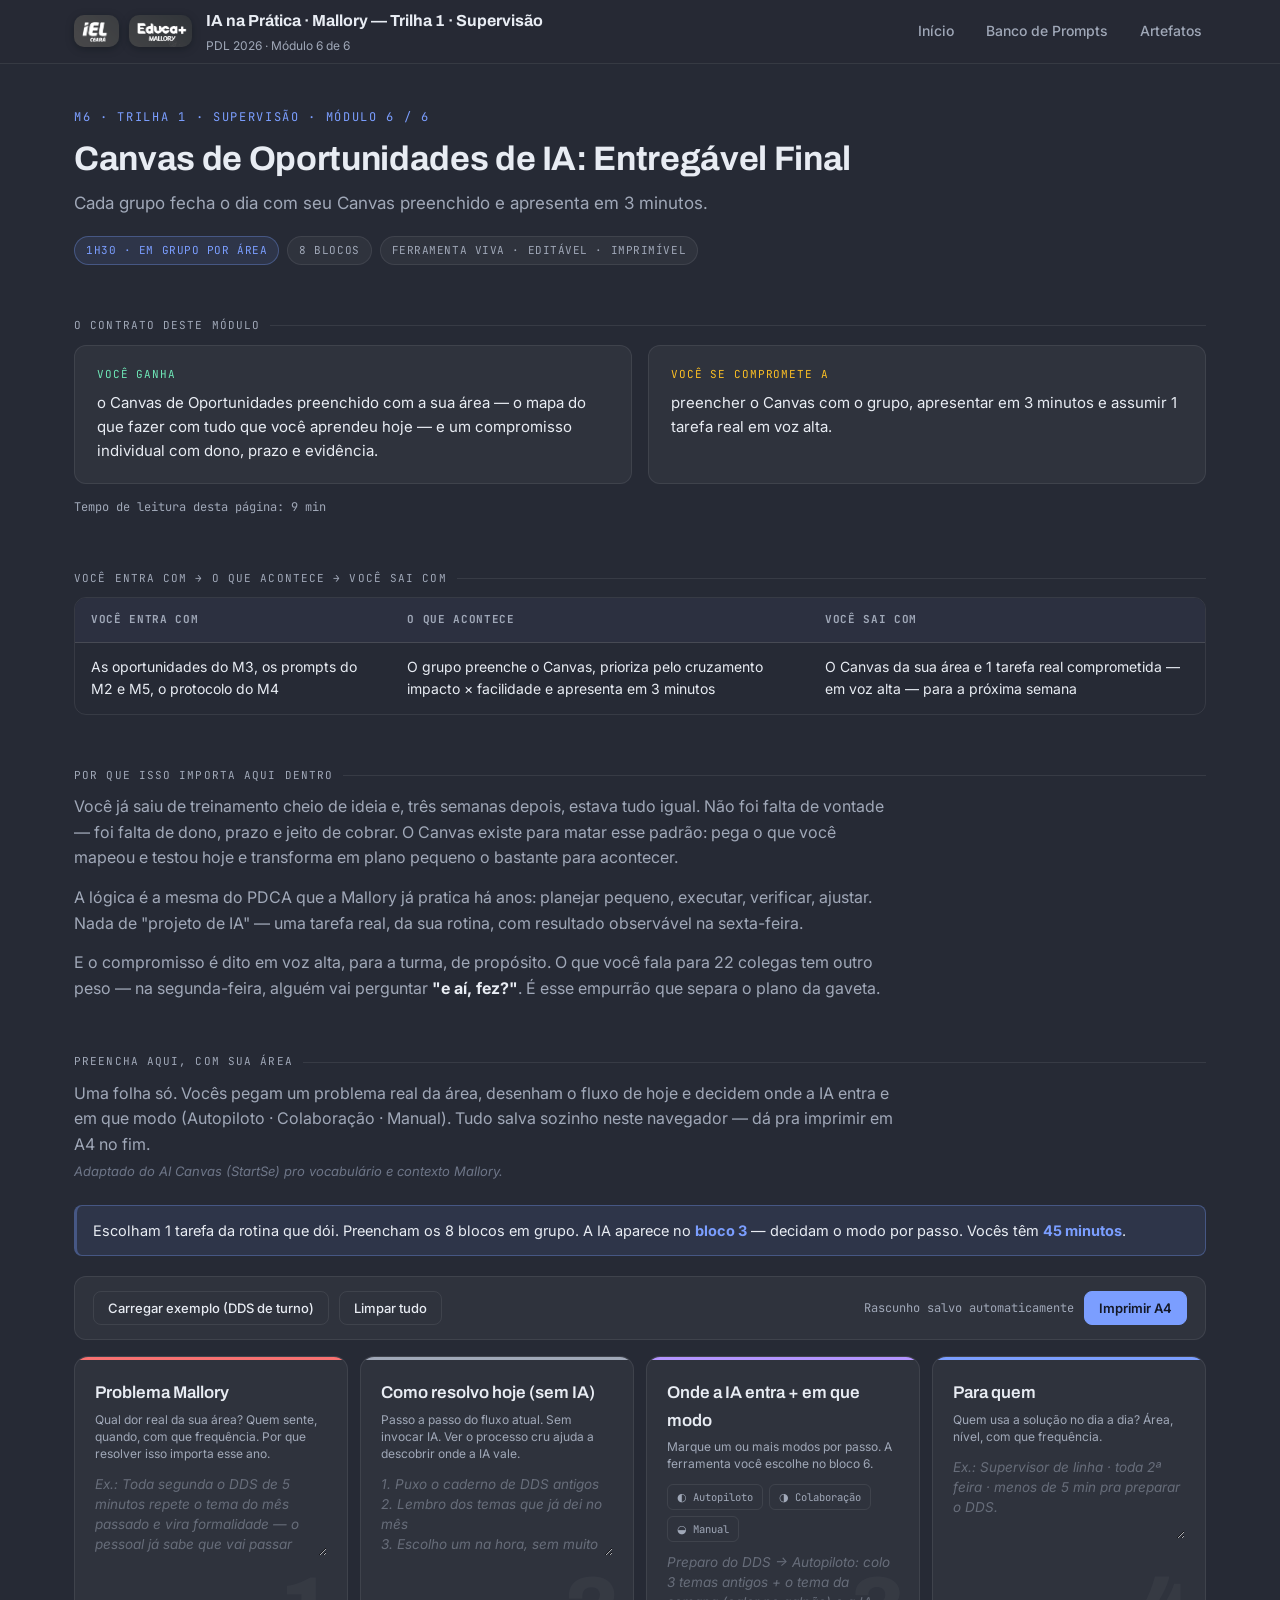
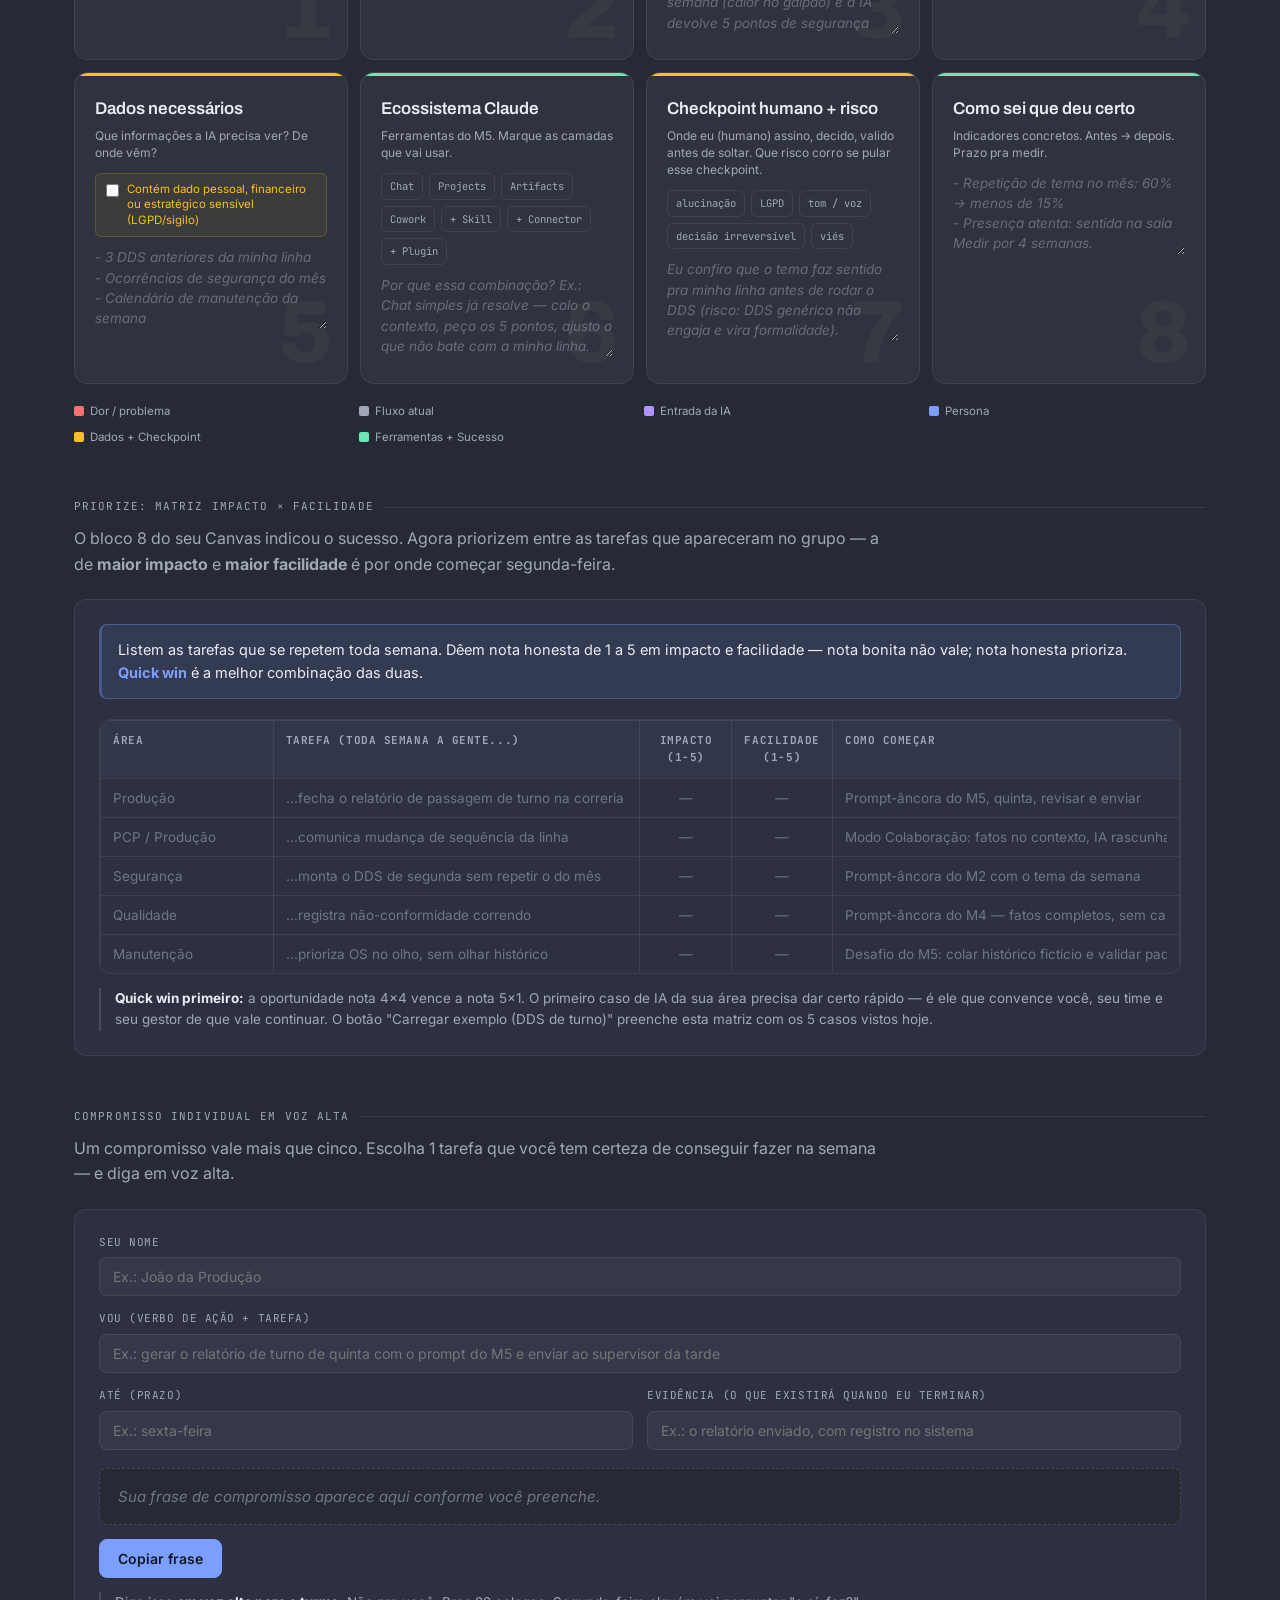
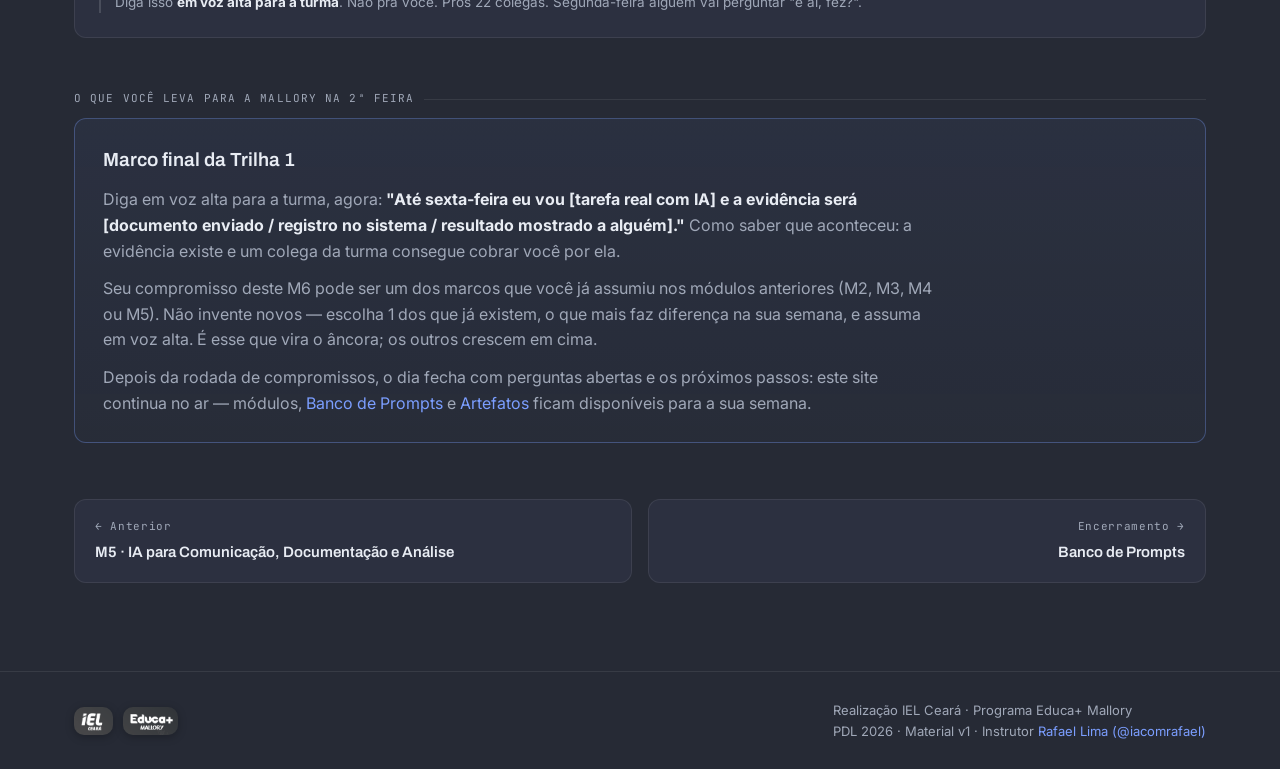
<file: m6/index.html>
<!DOCTYPE html>
<html lang="pt-BR">
<head>
<meta charset="UTF-8">
<meta name="viewport" content="width=device-width, initial-scale=1.0">
<title>M6 · Canvas Mallory de IA no Trabalho · Trilha 1 · Supervisão · Mallory PDL 2026</title>
<link rel="preconnect" href="https://fonts.googleapis.com">
<link rel="preconnect" href="https://fonts.gstatic.com" crossorigin>
<link rel="stylesheet" href="https://fonts.googleapis.com/css2?family=Archivo:wght@500;600;700;800&family=Inter:wght@400;500;600;700&family=JetBrains+Mono:wght@400;500&display=swap">
<style>
:root{
  --bg-dark:#262A35;
  --bg-panel:#2C3040;
  --bg-panel-2:#31364a;
  --bg-card:rgba(255,255,255,.045);
  --border-subtle:rgba(255,255,255,.08);
  --border-strong:rgba(255,255,255,.14);
  --text:#E8ECF3;
  --text-muted:#A0A8B8;
  --text-dim:#6E7688;
  --accent-blue:#7B9EFF;
  --accent-purple:#B394FF;
  --success:#6EE7B7;
  --warning:#FBBF24;
  --danger:#F87171;
  --skill:#6EE7B7;
  --connector:#7B9EFF;
  --plugin:#FBBF24;
  --radius:12px;
  --radius-sm:8px;
  --radius-lg:14px;
  --font-title:'Archivo',system-ui,sans-serif;
  --font-body:'Inter',system-ui,sans-serif;
  --font-mono:'JetBrains Mono',monospace;
  /* Cor accent da trilha (§5.3) — Trilha 1 = azul */
  --accent-trilha:#7B9EFF;
  --accent-trilha-glow:rgba(123,158,255,.10);
  --accent-trilha-border:rgba(123,158,255,.32);
}

*{box-sizing:border-box;margin:0;padding:0;}

body{
  font-family:var(--font-body);
  background:var(--bg-dark);
  color:var(--text);
  line-height:1.6;
  min-height:100vh;
}

/* ===== Site chrome (self-contained — não linka o style.css compartilhado) ===== */
.site-header{position:sticky;top:0;z-index:100;background:rgba(38,42,53,.92);-webkit-backdrop-filter:blur(8px);backdrop-filter:blur(8px);border-bottom:1px solid var(--border-subtle);}
.container{max-width:1180px;margin:0 auto;padding:0 24px;}
.site-header .container{display:flex;align-items:center;justify-content:space-between;gap:16px;min-height:60px;flex-wrap:wrap;padding-top:8px;padding-bottom:8px;}
.site-brand{display:flex;align-items:center;gap:14px;flex-wrap:wrap;}
.site-logos{display:flex;align-items:center;gap:10px;flex-shrink:0;}
.site-logos img{height:32px;width:auto;display:block;border-radius:10px;box-shadow:0 2px 8px rgba(0,0,0,.25);}
.site-brand-text{display:flex;flex-direction:column;gap:2px;}
.site-brand a{font-family:var(--font-title);font-size:16px;font-weight:700;color:var(--text);text-decoration:none;}
.site-brand a:hover{color:var(--accent-trilha);}
.site-brand .site-meta{font-size:12px;color:var(--text-muted);}
.nav-toggle{display:inline-flex;align-items:center;gap:8px;padding:8px 12px;border:1px solid var(--border-subtle);border-radius:6px;color:var(--text);font-size:14px;background:none;cursor:pointer;}
.site-nav{display:none;width:100%;padding:8px 0 12px;}
.site-nav.is-open{display:block;}
.site-nav ul{list-style:none;padding:0;margin:0;display:flex;flex-direction:column;gap:4px;}
.site-nav a{display:block;padding:8px 4px;color:var(--text-muted);font-size:14px;font-weight:500;text-decoration:none;}
.site-nav a:hover{color:var(--accent-trilha);}
.site-footer{border-top:1px solid var(--border-subtle);padding:28px 0;margin-top:64px;font-size:14px;color:var(--text-muted);}
.site-footer .container{display:flex;justify-content:space-between;align-items:center;gap:16px;flex-wrap:wrap;}
.site-footer .site-logos img{height:28px;}
.site-footer a{color:var(--accent-trilha);text-decoration:none;}
.footer-meta{font-size:13px;}

.wrap{max-width:1180px;margin:0 auto;padding:44px 24px 24px;}

/* ===== Module hero ===== */
.hero{margin-bottom:34px;}
.kicker{font-family:var(--font-mono);font-size:12px;letter-spacing:.14em;text-transform:uppercase;color:var(--accent-trilha);margin-bottom:12px;}
h1{font-family:var(--font-title);font-weight:700;font-size:34px;letter-spacing:-0.01em;line-height:1.16;margin-bottom:12px;max-width:900px;}
.hero .lead{font-size:17px;color:var(--text-muted);max-width:760px;margin-bottom:18px;}
.chips{display:flex;gap:8px;flex-wrap:wrap;}
.chip{font-family:var(--font-mono);font-size:11px;letter-spacing:.05em;text-transform:uppercase;padding:5px 11px;border-radius:20px;background:var(--bg-card);border:1px solid var(--border-subtle);color:var(--text-muted);}
.chip.accent{color:var(--accent-trilha);border-color:var(--accent-trilha-border);background:var(--accent-trilha-glow);}

/* ===== Section title ===== */
.section-eyebrow{font-family:var(--font-mono);font-size:11px;letter-spacing:.1em;text-transform:uppercase;color:var(--text-muted);margin:52px 0 10px;display:flex;align-items:center;gap:10px;}
.section-eyebrow::after{content:'';flex:1;height:1px;background:var(--border-subtle);}
h2{font-family:var(--font-title);font-weight:600;font-size:24px;margin-bottom:8px;}
h3{font-family:var(--font-title);font-weight:600;}
.section-lead{color:var(--text-muted);margin-bottom:22px;max-width:820px;}
.section-lead a{color:var(--accent-trilha);text-decoration:none;}
.section-lead .credit{font-size:13px;color:var(--text-dim);font-style:italic;}

/* ===== Contract cards ===== */
.contract{display:grid;grid-template-columns:1fr 1fr;gap:16px;margin-bottom:14px;}
@media(max-width:720px){.contract{grid-template-columns:1fr;}}
.contract-card{background:var(--bg-card);border:1px solid var(--border-subtle);border-radius:var(--radius);padding:20px 22px;}
.contract-card .label{font-family:var(--font-mono);font-size:11px;letter-spacing:.08em;text-transform:uppercase;margin-bottom:8px;}
.contract-card.ganha .label{color:var(--success);}
.contract-card.compromete .label{color:var(--warning);}
.contract-card p{color:var(--text);font-size:15px;}
.read-time{font-family:var(--font-mono);font-size:12px;color:var(--text-muted);margin-bottom:4px;}

/* ===== Flow table ===== */
.tbl-wrap{overflow-x:auto;border:1px solid var(--border-subtle);border-radius:var(--radius);}
table{border-collapse:collapse;width:100%;font-size:14px;min-width:560px;}
th,td{text-align:left;padding:13px 16px;border-bottom:1px solid var(--border-subtle);vertical-align:top;}
thead th{font-family:var(--font-mono);font-size:11px;letter-spacing:.06em;text-transform:uppercase;color:var(--text-muted);background:var(--bg-panel);}
tbody tr:last-child td{border-bottom:none;}
td strong{color:var(--text);}

/* ===== Prose ===== */
.prose p{color:var(--text-muted);margin-bottom:14px;max-width:820px;}
.prose p strong{color:var(--text);}

/* ===== Canvas toolbar ===== */
.toolbar{display:flex;gap:10px;flex-wrap:wrap;align-items:center;padding:14px 18px;background:var(--bg-card);border:1px solid var(--border-subtle);border-radius:var(--radius);margin-bottom:16px;}
.toolbar button{font-family:var(--font-body);font-weight:500;font-size:13px;padding:8px 14px;border-radius:8px;border:1px solid var(--border-subtle);background:transparent;color:var(--text);cursor:pointer;transition:.15s;}
.toolbar button:hover{border-color:var(--accent-trilha);color:var(--accent-trilha);}
.toolbar .primary{background:var(--accent-trilha);color:#141826;border-color:var(--accent-trilha);font-weight:600;}
.toolbar .primary:hover{filter:brightness(1.08);color:#141826;}
.toolbar .spacer{flex:1;}
.toolbar .status{font-size:12px;color:var(--text-muted);font-family:var(--font-mono);}

/* ===== Canvas grid ===== */
.canvas{display:grid;grid-template-columns:repeat(4,1fr);grid-auto-rows:minmax(214px,auto);gap:12px;}
.block{position:relative;background:var(--bg-card);border:1px solid var(--border-subtle);border-radius:var(--radius-lg);padding:22px 20px 18px;overflow:hidden;transition:border-color .15s;}
.block:hover{border-color:var(--accent-trilha-border);}
.block .num{position:absolute;right:14px;bottom:6px;font-family:var(--font-title);font-weight:800;font-size:88px;line-height:1;color:rgba(255,255,255,.035);pointer-events:none;user-select:none;}
.block h3{font-size:17px;margin:0 0 4px;color:var(--text);position:relative;}
.block .sub{font-size:12px;color:var(--text-muted);margin-bottom:12px;line-height:1.42;position:relative;}
.field{position:relative;width:100%;min-height:82px;background:transparent;border:none;color:var(--text);font-family:var(--font-body);font-size:13.5px;line-height:1.5;resize:vertical;padding:0;outline:none;}
.field::placeholder{color:rgba(160,168,184,.5);font-style:italic;}
.block.wide{grid-column:span 2;}

/* Colored top bars per category (fixas por categoria, não por trilha) */
.block::before{content:'';position:absolute;top:0;left:0;right:0;height:3px;border-radius:var(--radius-lg) var(--radius-lg) 0 0;background:var(--border-strong);}
.block[data-cat="problema"]::before{background:var(--danger);}
.block[data-cat="processo"]::before{background:var(--text-muted);}
.block[data-cat="ia"]::before{background:var(--accent-purple);}
.block[data-cat="persona"]::before{background:var(--accent-blue);}
.block[data-cat="dados"]::before{background:var(--warning);}
.block[data-cat="tools"]::before{background:var(--success);}
.block[data-cat="checkpoint"]::before{background:var(--warning);}
.block[data-cat="sucesso"]::before{background:var(--success);}

/* Modos (bloco 3) */
.modos{display:flex;gap:6px;flex-wrap:wrap;margin-bottom:10px;position:relative;}
.modo-chip{font-family:var(--font-mono);font-size:10.5px;padding:5px 9px;border-radius:6px;border:1px solid var(--border-subtle);color:var(--text-muted);background:transparent;cursor:pointer;transition:.15s;}
.modo-chip.autopiloto.active{border-color:var(--success);color:var(--success);background:rgba(110,231,183,.08);}
.modo-chip.colaboracao.active{border-color:var(--accent-blue);color:var(--accent-blue);background:rgba(123,158,255,.08);}
.modo-chip.manual.active{border-color:var(--warning);color:var(--warning);background:rgba(251,191,36,.08);}

/* LGPD flag */
.lgpd-flag{display:flex;align-items:flex-start;gap:8px;padding:8px 10px;background:rgba(251,191,36,.06);border:1px solid rgba(251,191,36,.2);border-radius:6px;font-size:11.5px;color:var(--warning);margin-bottom:10px;position:relative;}
.lgpd-flag input{margin:2px 0 0;flex-shrink:0;}
.lgpd-flag label{cursor:pointer;line-height:1.35;}

/* Ecossistema tags */
.eco-tags{display:flex;flex-wrap:wrap;gap:6px;margin-bottom:10px;position:relative;}
.eco-tag{font-family:var(--font-mono);font-size:10.5px;padding:4px 8px;border-radius:6px;border:1px solid var(--border-subtle);color:var(--text-muted);cursor:pointer;transition:.15s;user-select:none;}
.eco-tag[data-tool="chat"].on,.eco-tag[data-tool="projects"].on,.eco-tag[data-tool="artifacts"].on,.eco-tag[data-tool="cowork"].on{border-color:var(--accent-purple);color:var(--accent-purple);background:rgba(179,148,255,.08);}
.eco-tag[data-tool="skill"].on{border-color:var(--skill);color:var(--skill);background:rgba(110,231,183,.08);}
.eco-tag[data-tool="connector"].on{border-color:var(--connector);color:var(--connector);background:rgba(123,158,255,.08);}
.eco-tag[data-tool="plugin"].on{border-color:var(--plugin);color:var(--plugin);background:rgba(251,191,36,.08);}

/* Risco badges */
.risco-badges{display:flex;flex-wrap:wrap;gap:6px;margin-bottom:10px;position:relative;}
.risco-badge{font-family:var(--font-mono);font-size:10.5px;padding:4px 8px;border-radius:6px;border:1px solid var(--border-subtle);color:var(--text-muted);cursor:pointer;user-select:none;transition:.15s;}
.risco-badge.on{border-color:var(--danger);color:var(--danger);background:rgba(248,113,113,.08);}

/* Legenda */
.legenda{display:grid;grid-template-columns:repeat(4,1fr);gap:8px;margin-top:18px;font-size:11.5px;color:var(--text-muted);}
.legenda-item{display:flex;align-items:center;gap:6px;}
.legenda-item .swatch{width:10px;height:10px;border-radius:2px;flex-shrink:0;}

/* ===== Envelope tools ===== */
.tool{background:var(--bg-panel);border:1px solid var(--border-subtle);border-radius:var(--radius);padding:24px;margin-top:4px;}
.tool-instruction{background:var(--accent-trilha-glow);border:1px solid var(--accent-trilha-border);border-left-width:3px;border-radius:var(--radius-sm);padding:13px 16px;color:var(--text);font-size:14.5px;margin-bottom:20px;}
.tool-instruction strong{color:var(--accent-trilha);}

/* Matriz editável */
.matriz-tbl{border-collapse:collapse;width:100%;font-size:13.5px;min-width:640px;}
.matriz-tbl th{font-family:var(--font-mono);font-size:11px;letter-spacing:.05em;text-transform:uppercase;color:var(--text-muted);background:var(--bg-panel-2);padding:11px 12px;text-align:left;border:1px solid var(--border-subtle);}
.matriz-tbl td{padding:0;border:1px solid var(--border-subtle);}
.matriz-tbl input{width:100%;background:transparent;border:none;color:var(--text);font-family:var(--font-body);font-size:13.5px;padding:11px 12px;outline:none;}
.matriz-tbl input:focus{background:rgba(123,158,255,.06);}
.matriz-tbl input::placeholder{color:var(--text-dim);}
.matriz-tbl .col-nota{width:92px;text-align:center;}
.matriz-tbl .col-nota input{text-align:center;}

/* Compromisso form */
.form-grid{display:grid;gap:14px;margin-bottom:18px;}
.form-field label{display:block;font-family:var(--font-mono);font-size:11px;letter-spacing:.05em;text-transform:uppercase;color:var(--text-muted);margin-bottom:6px;}
.form-field input,.form-field textarea{width:100%;background:var(--bg-card);border:1px solid var(--border-subtle);border-radius:var(--radius-sm);color:var(--text);font-family:var(--font-body);font-size:14px;padding:10px 13px;outline:none;transition:border-color .15s;}
.form-field input:focus,.form-field textarea:focus{border-color:var(--accent-trilha);}
.form-field textarea{min-height:64px;resize:vertical;}
.form-row{display:grid;grid-template-columns:1fr 1fr;gap:14px;}
@media(max-width:560px){.form-row{grid-template-columns:1fr;}}
.copy-out{background:var(--bg-dark);border:1px dashed var(--border-strong);border-radius:var(--radius-sm);padding:16px 18px;font-size:15px;line-height:1.55;color:var(--text);margin-bottom:14px;min-height:56px;}
.copy-out .placeholder{color:var(--text-dim);font-style:italic;}
.btn-action{font-family:var(--font-body);font-weight:600;font-size:14px;padding:10px 18px;border-radius:8px;border:1px solid var(--accent-trilha);background:var(--accent-trilha);color:#141826;cursor:pointer;transition:.15s;}
.btn-action:hover{filter:brightness(1.08);}
.btn-action.ghost{background:transparent;color:var(--accent-trilha);}
.btn-action.ghost:hover{background:var(--accent-trilha-glow);filter:none;}
.tool-note{font-size:13.5px;color:var(--text-muted);margin-top:14px;border-left:2px solid var(--border-strong);padding-left:14px;}
.tool-note strong{color:var(--text);}

/* Closing */
.closing{background:linear-gradient(180deg,rgba(123,158,255,.06),rgba(123,158,255,.02));border:1px solid var(--accent-trilha-border);border-radius:var(--radius);padding:26px 28px;margin-top:8px;}
.closing h3{font-size:19px;margin-bottom:12px;color:var(--text);}
.closing p{color:var(--text-muted);margin-bottom:12px;max-width:840px;}
.closing p:last-child{margin-bottom:0;}
.closing strong{color:var(--text);}
.closing a{color:var(--accent-trilha);text-decoration:none;}

/* Module nav */
.module-nav{display:grid;grid-template-columns:1fr 1fr;gap:16px;margin-top:56px;}
@media(max-width:640px){.module-nav{grid-template-columns:1fr;}}
.module-nav a{display:flex;flex-direction:column;gap:4px;padding:18px 20px;background:var(--bg-panel);border:1px solid var(--border-subtle);border-radius:var(--radius);text-decoration:none;transition:border-color .15s;}
.module-nav a:hover{border-color:var(--accent-trilha);}
.module-nav .nav-next{text-align:right;}
.module-nav .nav-label{font-family:var(--font-mono);font-size:11px;color:var(--text-muted);letter-spacing:.06em;}
.module-nav .nav-title{font-family:var(--font-title);font-weight:600;font-size:15px;color:var(--text);}

/* ===== Desktop nav ===== */
@media(min-width:900px){
  .nav-toggle{display:none;}
  .site-nav{display:block;width:auto;padding:0;}
  .site-nav ul{flex-direction:row;gap:24px;}
}

/* ===== Responsive canvas ===== */
@media(max-width:980px){.canvas{grid-template-columns:repeat(2,1fr);}.block.wide{grid-column:span 2;}.legenda{grid-template-columns:repeat(2,1fr);}}
@media(max-width:560px){.canvas{grid-template-columns:1fr;}.block.wide{grid-column:span 1;}}

/* ===== Print (A4) ===== */
@media print{
  .site-header,.nav-toggle,.module-nav,.toolbar,.legenda{display:none !important;}
  body{background:#fff;color:#111;}
  .wrap{max-width:none;padding:0;}
  .site-footer{margin-top:20px;border-color:#ccc;color:#333;}
  .kicker{color:#333;}
  h1{color:#111;font-size:22px;}
  .hero .lead,.section-lead,.prose p,.contract-card p,td,.closing p{color:#222 !important;}
  h2,h3{color:#111;}
  .chip{border-color:#ccc;background:transparent;color:#333;}
  .contract-card,.tool,.closing,.tbl-wrap{border-color:#999;background:#fff;break-inside:avoid;}
  .section-eyebrow{color:#333;}
  .section-eyebrow::after{background:#ccc;}
  thead th,.matriz-tbl th{background:#eee;color:#111;}
  th,td,.matriz-tbl th,.matriz-tbl td{border-color:#999;}
  .canvas{gap:6px;grid-auto-rows:auto;}
  .block{background:#fff;border:1px solid #999;color:#111;page-break-inside:avoid;padding:12px;}
  .block h3{color:#111;font-size:14px;}
  .block .sub{color:#555;font-size:10.5px;}
  .block .num{color:rgba(0,0,0,.05);font-size:56px;}
  .field{color:#111;min-height:54px;font-size:11px;}
  .field::placeholder{color:#bbb;}
  .matriz-tbl input,.form-field input,.form-field textarea,.copy-out{color:#111;}
  .modo-chip,.eco-tag,.risco-badge{color:#333 !important;border-color:#999 !important;background:transparent !important;}
  .modo-chip.active,.eco-tag.on,.risco-badge.on{border-color:#111 !important;font-weight:600;}
  .lgpd-flag{background:transparent;border-color:#999;color:#111;}
  .tool-instruction{background:transparent;border-color:#999;color:#111;}
  .closing{background:#fff;}
  .btn-action{display:none !important;}
  .block,.tool,.closing{page-break-inside:avoid;}
}
</style>
</head>
<body>

<header class="site-header">
  <div class="container">
    <div class="site-brand">
      <div class="site-logos">
        <img src="../assets/logos/iel-ceara.png" alt="IEL Ceará">
        <img src="../assets/logos/educa-mais-mallory.png" alt="Educa+ Mallory">
      </div>
      <div class="site-brand-text">
        <a href="../">IA na Prática · Mallory — Trilha 1 · Supervisão</a>
        <span class="site-meta">PDL 2026 · Módulo 6 de 6</span>
      </div>
    </div>
    <button class="nav-toggle" aria-expanded="false" aria-controls="site-nav">Menu</button>
    <nav class="site-nav" id="site-nav" aria-label="Navegação principal">
      <ul>
        <li><a href="../">Início</a></li>
        <li><a href="../banco-de-prompts/">Banco de Prompts</a></li>
        <li><a href="../artefatos/">Artefatos</a></li>
      </ul>
    </nav>
  </div>
</header>

<main>
<div class="wrap">

  <!-- HERO -->
  <header class="hero">
    <div class="kicker">M6 · Trilha 1 · Supervisão · Módulo 6 / 6</div>
    <h1>Canvas de Oportunidades de IA: Entregável Final</h1>
    <p class="lead">Cada grupo fecha o dia com seu Canvas preenchido e apresenta em 3 minutos.</p>
    <div class="chips">
      <span class="chip accent">1h30 · em grupo por área</span>
      <span class="chip">8 blocos</span>
      <span class="chip">Ferramenta viva · editável · imprimível</span>
    </div>
  </header>

  <!-- CONTRATO -->
  <div class="section-eyebrow">O contrato deste módulo</div>
  <div class="contract">
    <div class="contract-card ganha">
      <div class="label">Você ganha</div>
      <p>o Canvas de Oportunidades preenchido com a sua área — o mapa do que fazer com tudo que você aprendeu hoje — e um compromisso individual com dono, prazo e evidência.</p>
    </div>
    <div class="contract-card compromete">
      <div class="label">Você se compromete a</div>
      <p>preencher o Canvas com o grupo, apresentar em 3 minutos e assumir 1 tarefa real em voz alta.</p>
    </div>
  </div>
  <p class="read-time">Tempo de leitura desta página: 9 min</p>

  <!-- ENTRA / SAI -->
  <div class="section-eyebrow">Você entra com → O que acontece → Você sai com</div>
  <div class="tbl-wrap">
    <table>
      <thead>
        <tr><th>Você entra com</th><th>O que acontece</th><th>Você sai com</th></tr>
      </thead>
      <tbody>
        <tr>
          <td>As oportunidades do M3, os prompts do M2 e M5, o protocolo do M4</td>
          <td>O grupo preenche o Canvas, prioriza pelo cruzamento impacto × facilidade e apresenta em 3 minutos</td>
          <td>O Canvas da sua área e 1 tarefa real comprometida — em voz alta — para a próxima semana</td>
        </tr>
      </tbody>
    </table>
  </div>

  <!-- POR QUE IMPORTA -->
  <div class="section-eyebrow">Por que isso importa aqui dentro</div>
  <div class="prose">
    <p>Você já saiu de treinamento cheio de ideia e, três semanas depois, estava tudo igual. Não foi falta de vontade — foi falta de dono, prazo e jeito de cobrar. O Canvas existe para matar esse padrão: pega o que você mapeou e testou hoje e transforma em plano pequeno o bastante para acontecer.</p>
    <p>A lógica é a mesma do PDCA que a Mallory já pratica há anos: planejar pequeno, executar, verificar, ajustar. Nada de "projeto de IA" — uma tarefa real, da sua rotina, com resultado observável na sexta-feira.</p>
    <p>E o compromisso é dito em voz alta, para a turma, de propósito. O que você fala para 22 colegas tem outro peso — na segunda-feira, alguém vai perguntar <strong>"e aí, fez?"</strong>. É esse empurrão que separa o plano da gaveta.</p>
  </div>

  <!-- ===== CANVAS ===== -->
  <div class="section-eyebrow">Preencha aqui, com sua área</div>
  <p class="section-lead">
    Uma folha só. Vocês pegam um problema real da área, desenham o fluxo de hoje e decidem onde a IA entra e em que modo (Autopiloto · Colaboração · Manual). Tudo salva sozinho neste navegador — dá pra imprimir em A4 no fim.
    <br><span class="credit">Adaptado do AI Canvas (StartSe) pro vocabulário e contexto Mallory.</span>
  </p>

  <div class="tool-instruction">
    Escolham 1 tarefa da rotina que dói. Preencham os 8 blocos em grupo. A IA aparece no <strong>bloco 3</strong> — decidam o modo por passo. Vocês têm <strong>45 minutos</strong>.
  </div>

  <div class="toolbar">
    <button id="btn-exemplo">Carregar exemplo (DDS de turno)</button>
    <button id="btn-limpar">Limpar tudo</button>
    <div class="spacer"></div>
    <span class="status" id="status">Rascunho salvo automaticamente</span>
    <button class="primary" onclick="window.print()">Imprimir A4</button>
  </div>

  <section class="canvas" id="canvas">

    <!-- 1. Problema -->
    <article class="block" data-cat="problema">
      <span class="num">1</span>
      <h3>Problema Mallory</h3>
      <div class="sub">Qual dor real da sua área? Quem sente, quando, com que frequência. Por que resolver isso importa esse ano.</div>
      <textarea class="field" data-key="problema" placeholder="Ex.: Toda segunda o DDS de 5 minutos repete o tema do mês passado e vira formalidade — o pessoal já sabe que vai passar rápido e não muda comportamento no galpão."></textarea>
    </article>

    <!-- 2. Como resolvo hoje (sem IA) -->
    <article class="block" data-cat="processo">
      <span class="num">2</span>
      <h3>Como resolvo hoje (sem IA)</h3>
      <div class="sub">Passo a passo do fluxo atual. Sem invocar IA. Ver o processo cru ajuda a descobrir onde a IA vale.</div>
      <textarea class="field" data-key="sem-ia" placeholder="1. Puxo o caderno de DDS antigos&#10;2. Lembro dos temas que já dei no mês&#10;3. Escolho um na hora, sem muito preparo&#10;4. Falo os 5 minutos meio na coxa"></textarea>
    </article>

    <!-- 3. Onde a IA entra + em que modo -->
    <article class="block" data-cat="ia">
      <span class="num">3</span>
      <h3>Onde a IA entra + em que modo</h3>
      <div class="sub">Marque um ou mais modos por passo. A ferramenta você escolhe no bloco 6.</div>
      <div class="modos">
        <button class="modo-chip autopiloto" data-modo="autopiloto">◐ Autopiloto</button>
        <button class="modo-chip colaboracao" data-modo="colaboracao">◑ Colaboração</button>
        <button class="modo-chip manual" data-modo="manual">◒ Manual</button>
      </div>
      <textarea class="field" data-key="com-ia" placeholder="Preparo do DDS → Autopiloto: colo 3 temas antigos + o tema da semana (calor no galpão) e a IA devolve 5 pontos de segurança específicos.&#10;Fala e exemplos do galpão → Manual: são meus."></textarea>
    </article>

    <!-- 4. Para quem -->
    <article class="block" data-cat="persona">
      <span class="num">4</span>
      <h3>Para quem</h3>
      <div class="sub">Quem usa a solução no dia a dia? Área, nível, com que frequência.</div>
      <textarea class="field" data-key="persona" placeholder="Ex.: Supervisor de linha · toda 2ª feira · menos de 5 min pra preparar o DDS."></textarea>
    </article>

    <!-- 5. Dados necessários + LGPD -->
    <article class="block" data-cat="dados">
      <span class="num">5</span>
      <h3>Dados necessários</h3>
      <div class="sub">Que informações a IA precisa ver? De onde vêm?</div>
      <div class="lgpd-flag">
        <input type="checkbox" id="lgpd" data-key="lgpd-check">
        <label for="lgpd">Contém dado pessoal, financeiro ou estratégico sensível (LGPD/sigilo)</label>
      </div>
      <textarea class="field" data-key="dados" placeholder="- 3 DDS anteriores da minha linha&#10;- Ocorrências de segurança do mês&#10;- Calendário de manutenção da semana&#10;⚠️ Sem nome de operador."></textarea>
    </article>

    <!-- 6. Ecossistema Claude (do M5) -->
    <article class="block" data-cat="tools">
      <span class="num">6</span>
      <h3>Ecossistema Claude</h3>
      <div class="sub">Ferramentas do M5. Marque as camadas que vai usar.</div>
      <div class="eco-tags">
        <span class="eco-tag" data-tool="chat">Chat</span>
        <span class="eco-tag" data-tool="projects">Projects</span>
        <span class="eco-tag" data-tool="artifacts">Artifacts</span>
        <span class="eco-tag" data-tool="cowork">Cowork</span>
        <span class="eco-tag" data-tool="skill">+ Skill</span>
        <span class="eco-tag" data-tool="connector">+ Connector</span>
        <span class="eco-tag" data-tool="plugin">+ Plugin</span>
      </div>
      <textarea class="field" data-key="tools-nota" placeholder="Por que essa combinação? Ex.: Chat simples já resolve — colo o contexto, peço os 5 pontos, ajusto o que não bate com a minha linha."></textarea>
    </article>

    <!-- 7. Checkpoint humano + risco -->
    <article class="block" data-cat="checkpoint">
      <span class="num">7</span>
      <h3>Checkpoint humano + risco</h3>
      <div class="sub">Onde eu (humano) assino, decido, valido antes de soltar. Que risco corro se pular esse checkpoint.</div>
      <div class="risco-badges">
        <span class="risco-badge" data-risco="alucinacao">alucinação</span>
        <span class="risco-badge" data-risco="lgpd">LGPD</span>
        <span class="risco-badge" data-risco="tom">tom / voz</span>
        <span class="risco-badge" data-risco="decisao">decisão irreversível</span>
        <span class="risco-badge" data-risco="vies">viés</span>
      </div>
      <textarea class="field" data-key="checkpoint" placeholder="Eu confiro que o tema faz sentido pra minha linha antes de rodar o DDS (risco: DDS genérico não engaja e vira formalidade)."></textarea>
    </article>

    <!-- 8. Como sei que deu certo -->
    <article class="block" data-cat="sucesso">
      <span class="num">8</span>
      <h3>Como sei que deu certo</h3>
      <div class="sub">Indicadores concretos. Antes → depois. Prazo pra medir.</div>
      <textarea class="field" data-key="sucesso" placeholder="- Repetição de tema no mês: 60% → menos de 15%&#10;- Presença atenta: sentida na sala&#10;Medir por 4 semanas."></textarea>
    </article>

  </section>

  <div class="legenda">
    <div class="legenda-item"><span class="swatch" style="background:var(--danger)"></span>Dor / problema</div>
    <div class="legenda-item"><span class="swatch" style="background:var(--text-muted)"></span>Fluxo atual</div>
    <div class="legenda-item"><span class="swatch" style="background:var(--accent-purple)"></span>Entrada da IA</div>
    <div class="legenda-item"><span class="swatch" style="background:var(--accent-blue)"></span>Persona</div>
    <div class="legenda-item"><span class="swatch" style="background:var(--warning)"></span>Dados + Checkpoint</div>
    <div class="legenda-item"><span class="swatch" style="background:var(--success)"></span>Ferramentas + Sucesso</div>
  </div>

  <!-- ===== PEÇA T1 · Matriz Impacto × Facilidade ===== -->
  <div class="section-eyebrow">Priorize: Matriz Impacto × Facilidade</div>
  <p class="section-lead">O bloco 8 do seu Canvas indicou o sucesso. Agora priorizem entre as tarefas que apareceram no grupo — a de <strong>maior impacto</strong> e <strong>maior facilidade</strong> é por onde começar segunda-feira.</p>
  <div class="tool">
    <div class="tool-instruction">
      Listem as tarefas que se repetem toda semana. Dêem nota honesta de 1 a 5 em impacto e facilidade — nota bonita não vale; nota honesta prioriza. <strong>Quick win</strong> é a melhor combinação das duas.
    </div>
    <div class="tbl-wrap">
      <table class="matriz-tbl" id="matriz">
        <thead>
          <tr>
            <th style="width:16%">Área</th>
            <th style="width:34%">Tarefa (toda semana a gente...)</th>
            <th class="col-nota">Impacto (1-5)</th>
            <th class="col-nota">Facilidade (1-5)</th>
            <th>Como começar</th>
          </tr>
        </thead>
        <tbody>
          <tr>
            <td><input data-key="mtz-1-area" placeholder="Produção"></td>
            <td><input data-key="mtz-1-tarefa" placeholder="...fecha o relatório de passagem de turno na correria"></td>
            <td class="col-nota"><input data-key="mtz-1-imp" placeholder="—"></td>
            <td class="col-nota"><input data-key="mtz-1-fac" placeholder="—"></td>
            <td><input data-key="mtz-1-como" placeholder="Prompt-âncora do M5, quinta, revisar e enviar"></td>
          </tr>
          <tr>
            <td><input data-key="mtz-2-area" placeholder="PCP / Produção"></td>
            <td><input data-key="mtz-2-tarefa" placeholder="...comunica mudança de sequência da linha"></td>
            <td class="col-nota"><input data-key="mtz-2-imp" placeholder="—"></td>
            <td class="col-nota"><input data-key="mtz-2-fac" placeholder="—"></td>
            <td><input data-key="mtz-2-como" placeholder="Modo Colaboração: fatos no contexto, IA rascunha"></td>
          </tr>
          <tr>
            <td><input data-key="mtz-3-area" placeholder="Segurança"></td>
            <td><input data-key="mtz-3-tarefa" placeholder="...monta o DDS de segunda sem repetir o do mês"></td>
            <td class="col-nota"><input data-key="mtz-3-imp" placeholder="—"></td>
            <td class="col-nota"><input data-key="mtz-3-fac" placeholder="—"></td>
            <td><input data-key="mtz-3-como" placeholder="Prompt-âncora do M2 com o tema da semana"></td>
          </tr>
          <tr>
            <td><input data-key="mtz-4-area" placeholder="Qualidade"></td>
            <td><input data-key="mtz-4-tarefa" placeholder="...registra não-conformidade correndo"></td>
            <td class="col-nota"><input data-key="mtz-4-imp" placeholder="—"></td>
            <td class="col-nota"><input data-key="mtz-4-fac" placeholder="—"></td>
            <td><input data-key="mtz-4-como" placeholder="Prompt-âncora do M4 — fatos completos, sem causa inventada"></td>
          </tr>
          <tr>
            <td><input data-key="mtz-5-area" placeholder="Manutenção"></td>
            <td><input data-key="mtz-5-tarefa" placeholder="...prioriza OS no olho, sem olhar histórico"></td>
            <td class="col-nota"><input data-key="mtz-5-imp" placeholder="—"></td>
            <td class="col-nota"><input data-key="mtz-5-fac" placeholder="—"></td>
            <td><input data-key="mtz-5-como" placeholder="Desafio do M5: colar histórico fictício e validar padrão"></td>
          </tr>
        </tbody>
      </table>
    </div>
    <p class="tool-note"><strong>Quick win primeiro:</strong> a oportunidade nota 4×4 vence a nota 5×1. O primeiro caso de IA da sua área precisa dar certo rápido — é ele que convence você, seu time e seu gestor de que vale continuar. O botão "Carregar exemplo (DDS de turno)" preenche esta matriz com os 5 casos vistos hoje.</p>
  </div>

  <!-- ===== PEÇA T1 · Compromisso individual em voz alta ===== -->
  <div class="section-eyebrow">Compromisso individual em voz alta</div>
  <p class="section-lead">Um compromisso vale mais que cinco. Escolha 1 tarefa que você tem certeza de conseguir fazer na semana — e diga em voz alta.</p>
  <div class="tool">
    <div class="form-grid">
      <div class="form-field">
        <label for="comp-nome">Seu nome</label>
        <input id="comp-nome" data-key="comp-nome" placeholder="Ex.: João da Produção">
      </div>
      <div class="form-field">
        <label for="comp-tarefa">Vou (verbo de ação + tarefa)</label>
        <input id="comp-tarefa" data-key="comp-tarefa" placeholder="Ex.: gerar o relatório de turno de quinta com o prompt do M5 e enviar ao supervisor da tarde">
      </div>
      <div class="form-row">
        <div class="form-field">
          <label for="comp-prazo">Até (prazo)</label>
          <input id="comp-prazo" data-key="comp-prazo" placeholder="Ex.: sexta-feira">
        </div>
        <div class="form-field">
          <label for="comp-evidencia">Evidência (o que existirá quando eu terminar)</label>
          <input id="comp-evidencia" data-key="comp-evidencia" placeholder="Ex.: o relatório enviado, com registro no sistema">
        </div>
      </div>
    </div>
    <div class="copy-out" id="comp-out"><span class="placeholder">Sua frase de compromisso aparece aqui conforme você preenche.</span></div>
    <button class="btn-action" id="btn-copiar-comp">Copiar frase</button>
    <p class="tool-note">Diga isso <strong>em voz alta para a turma</strong>. Não pra você. Pros 22 colegas. Segunda-feira alguém vai perguntar "e aí, fez?".</p>
  </div>

  <!-- ===== FECHAMENTO ===== -->
  <div class="section-eyebrow">O que você leva para a Mallory na 2ª feira</div>
  <div class="closing">
    <h3>Marco final da Trilha 1</h3>
    <p>Diga em voz alta para a turma, agora: <strong>"Até sexta-feira eu vou [tarefa real com IA] e a evidência será [documento enviado / registro no sistema / resultado mostrado a alguém]."</strong> Como saber que aconteceu: a evidência existe e um colega da turma consegue cobrar você por ela.</p>
    <p>Seu compromisso deste M6 pode ser um dos marcos que você já assumiu nos módulos anteriores (M2, M3, M4 ou M5). Não invente novos — escolha 1 dos que já existem, o que mais faz diferença na sua semana, e assuma em voz alta. É esse que vira o âncora; os outros crescem em cima.</p>
    <p>Depois da rodada de compromissos, o dia fecha com perguntas abertas e os próximos passos: este site continua no ar — módulos, <a href="../banco-de-prompts/">Banco de Prompts</a> e <a href="../artefatos/">Artefatos</a> ficam disponíveis para a sua semana.</p>
  </div>

  <!-- Module nav -->
  <nav class="module-nav" aria-label="Navegação entre módulos">
    <a class="nav-prev" href="../m5/">
      <span class="nav-label">← Anterior</span>
      <span class="nav-title">M5 · IA para Comunicação, Documentação e Análise</span>
    </a>
    <a class="nav-next" href="../banco-de-prompts/">
      <span class="nav-label">Encerramento →</span>
      <span class="nav-title">Banco de Prompts</span>
    </a>
  </nav>

</div>
</main>

<footer class="site-footer">
  <div class="container">
    <div class="site-logos">
      <img src="../assets/logos/iel-ceara.png" alt="IEL Ceará">
      <img src="../assets/logos/educa-mais-mallory.png" alt="Educa+ Mallory">
    </div>
    <div class="footer-meta">
      Realização IEL Ceará · Programa Educa+ Mallory<br>
      PDL 2026 · Material v1 · Instrutor <a href="https://www.instagram.com/iacomrafael/" target="_blank" rel="noopener">Rafael Lima (@iacomrafael)</a>
    </div>
  </div>
</footer>

<script>
// ===== Nav mobile =====
(function(){
  var t = document.querySelector('.nav-toggle');
  var n = document.getElementById('site-nav');
  if(!t || !n) return;
  t.addEventListener('click', function(){
    var open = n.classList.toggle('is-open');
    t.setAttribute('aria-expanded', String(open));
  });
})();

// ===== Canvas + peças T1 (autosave localStorage) =====
(function(){
  var STORAGE_KEY = 'mallory-m6-canvas-t1-v1';
  var state = {};
  try{ var s = localStorage.getItem(STORAGE_KEY); if(s) Object.assign(state, JSON.parse(s)); }catch(e){}

  // Restaura campos
  document.querySelectorAll('[data-key]').forEach(function(el){
    var k = el.dataset.key;
    if(state[k] !== undefined){
      if(el.type === 'checkbox') el.checked = state[k];
      else el.value = state[k];
    }
  });

  // Restaura seleções (modos/eco/risco)
  ['modos-sel','eco-sel','risco-sel'].forEach(function(k){ state[k] = state[k] || []; });
  state['modos-sel'].forEach(function(m){ var e = document.querySelector('.modo-chip[data-modo="'+m+'"]'); if(e) e.classList.add('active'); });
  state['eco-sel'].forEach(function(t){ var e = document.querySelector('.eco-tag[data-tool="'+t+'"]'); if(e) e.classList.add('on'); });
  state['risco-sel'].forEach(function(r){ var e = document.querySelector('.risco-badge[data-risco="'+r+'"]'); if(e) e.classList.add('on'); });

  var saveTimer;
  function save(){
    clearTimeout(saveTimer);
    saveTimer = setTimeout(function(){
      localStorage.setItem(STORAGE_KEY, JSON.stringify(state));
      document.getElementById('status').textContent = 'Salvo · ' + new Date().toLocaleTimeString('pt-BR').slice(0,5);
    }, 300);
  }

  // Listeners de campos
  document.querySelectorAll('[data-key]').forEach(function(el){
    function upd(){ state[el.dataset.key] = (el.type === 'checkbox') ? el.checked : el.value; save(); renderComp(); }
    el.addEventListener('input', upd);
    el.addEventListener('change', upd);
  });

  // Toggles
  function bindToggle(sel, cls, dataAttr, stateKey){
    document.querySelectorAll(sel).forEach(function(el){
      el.addEventListener('click', function(){
        var v = el.dataset[dataAttr];
        el.classList.toggle(cls);
        var set = new Set(state[stateKey]);
        el.classList.contains(cls) ? set.add(v) : set.delete(v);
        state[stateKey] = Array.from(set);
        save();
      });
    });
  }
  bindToggle('.modo-chip', 'active', 'modo', 'modos-sel');
  bindToggle('.eco-tag', 'on', 'tool', 'eco-sel');
  bindToggle('.risco-badge', 'on', 'risco', 'risco-sel');

  // ===== Compromisso — preview ao vivo =====
  var compOut = document.getElementById('comp-out');
  function renderComp(){
    var nome = (state['comp-nome']||'').trim();
    var tarefa = (state['comp-tarefa']||'').trim();
    var prazo = (state['comp-prazo']||'').trim();
    var evid = (state['comp-evidencia']||'').trim();
    if(!nome && !tarefa && !prazo && !evid){
      compOut.innerHTML = '<span class="placeholder">Sua frase de compromisso aparece aqui conforme você preenche.</span>';
      return;
    }
    compOut.textContent = 'Eu, ' + (nome||'[nome]') + ', vou ' + (tarefa||'[tarefa]') + ' até ' + (prazo||'[prazo]') + '. Evidência: ' + (evid||'[evidência]') + '.';
  }
  renderComp();

  document.getElementById('btn-copiar-comp').addEventListener('click', function(){
    var txt = compOut.textContent;
    if(compOut.querySelector('.placeholder')) return;
    navigator.clipboard.writeText(txt).then(function(){
      var b = document.getElementById('btn-copiar-comp');
      var orig = b.textContent; b.textContent = 'Copiado ✓';
      setTimeout(function(){ b.textContent = orig; }, 1600);
    });
  });

  // ===== Exemplo (DDS de turno) — Canvas + Matriz =====
  var EXEMPLO = {
    'problema':'Toda segunda o supervisor faz o DDS de 5 minutos, mas em 60% das semanas o tema repete o do mês passado e o pessoal já sabe que vai passar rápido. DDS que vira formalidade não muda comportamento no galpão.',
    'sem-ia':'1. Puxo o caderno de DDS antigos\n2. Lembro dos temas que já dei no mês\n3. Escolho um na hora, sem muito preparo\n4. Falo os 5 minutos meio na coxa',
    'com-ia':'Preparo → Autopiloto: colo 3 temas que já dei + o tema-alvo da semana (calor no galpão) no Chat → recebo 5 pontos de segurança específicos pra minha linha, com exemplo prático.\nFala e exemplos do galpão → Manual: são meus.',
    'persona':'Supervisor de linha · toda 2ª feira · menos de 5 min pra preparar o DDS.',
    'dados':'- 3 DDS anteriores da minha linha\n- Ocorrências de segurança do mês\n- Calendário de manutenção da semana\nSem nome de operador. Sem dado de afastamento.',
    'lgpd-check':false,
    'tools-nota':'Chat simples já resolve. Colo o contexto, peço os 5 pontos, ajusto o que não bate com a minha linha.',
    'checkpoint':'Eu confiro que o tema faz sentido pra minha linha antes de rodar o DDS (risco: DDS genérico não engaja e vira formalidade). A fala e os exemplos do galpão são meus.',
    'sucesso':'- Repetição de tema no mês: 60% → menos de 15%\n- Presença atenta: sentida na sala (menos celular, mais pergunta)\nMedir por 4 semanas.',
    'modos-sel':['autopiloto','manual'],
    'eco-sel':['chat'],
    'risco-sel':['tom'],
    // Matriz de referência (5 casos vistos hoje)
    'mtz-1-area':'Produção','mtz-1-tarefa':'...fecha o relatório de passagem de turno na correria','mtz-1-imp':'4','mtz-1-fac':'5','mtz-1-como':'Prompt-âncora do M5, quinta-feira, revisar e enviar',
    'mtz-2-area':'PCP / Produção','mtz-2-tarefa':'...comunica mudança de sequência da linha por gargalo no molde','mtz-2-imp':'4','mtz-2-fac':'4','mtz-2-como':'Modo Colaboração: fatos no contexto, IA rascunha, você conduz',
    'mtz-3-area':'Segurança','mtz-3-tarefa':'...monta o DDS de segunda sem repetir o do mês passado','mtz-3-imp':'3','mtz-3-fac':'5','mtz-3-como':'Prompt-âncora do M2 com o tema da semana',
    'mtz-4-area':'Qualidade','mtz-4-tarefa':'...registra não-conformidade correndo, e a auditoria cobra clareza','mtz-4-imp':'4','mtz-4-fac':'4','mtz-4-como':'Prompt-âncora do M4 — fatos completos, sem causa-raiz inventada',
    'mtz-5-area':'Manutenção','mtz-5-tarefa':'...prioriza OS no olho, sem olhar o histórico de falhas','mtz-5-imp':'5','mtz-5-fac':'3','mtz-5-como':'Desafio do M5: colar histórico fictício e validar o padrão'
  };

  document.getElementById('btn-exemplo').addEventListener('click', function(){
    if(!confirm('Isso substitui o que está preenchido agora. Continuar?')) return;
    Object.assign(state, EXEMPLO);
    document.querySelectorAll('[data-key]').forEach(function(el){
      var v = state[el.dataset.key];
      if(v === undefined) return;
      if(el.type === 'checkbox') el.checked = v;
      else el.value = v;
    });
    document.querySelectorAll('.modo-chip').forEach(function(el){ el.classList.toggle('active', state['modos-sel'].includes(el.dataset.modo)); });
    document.querySelectorAll('.eco-tag').forEach(function(el){ el.classList.toggle('on', state['eco-sel'].includes(el.dataset.tool)); });
    document.querySelectorAll('.risco-badge').forEach(function(el){ el.classList.toggle('on', state['risco-sel'].includes(el.dataset.risco)); });
    renderComp();
    save();
  });

  document.getElementById('btn-limpar').addEventListener('click', function(){
    if(!confirm('Apagar tudo? Não dá pra desfazer.')) return;
    localStorage.removeItem(STORAGE_KEY);
    location.reload();
  });
})();
</script>
</body>
</html>
</file>
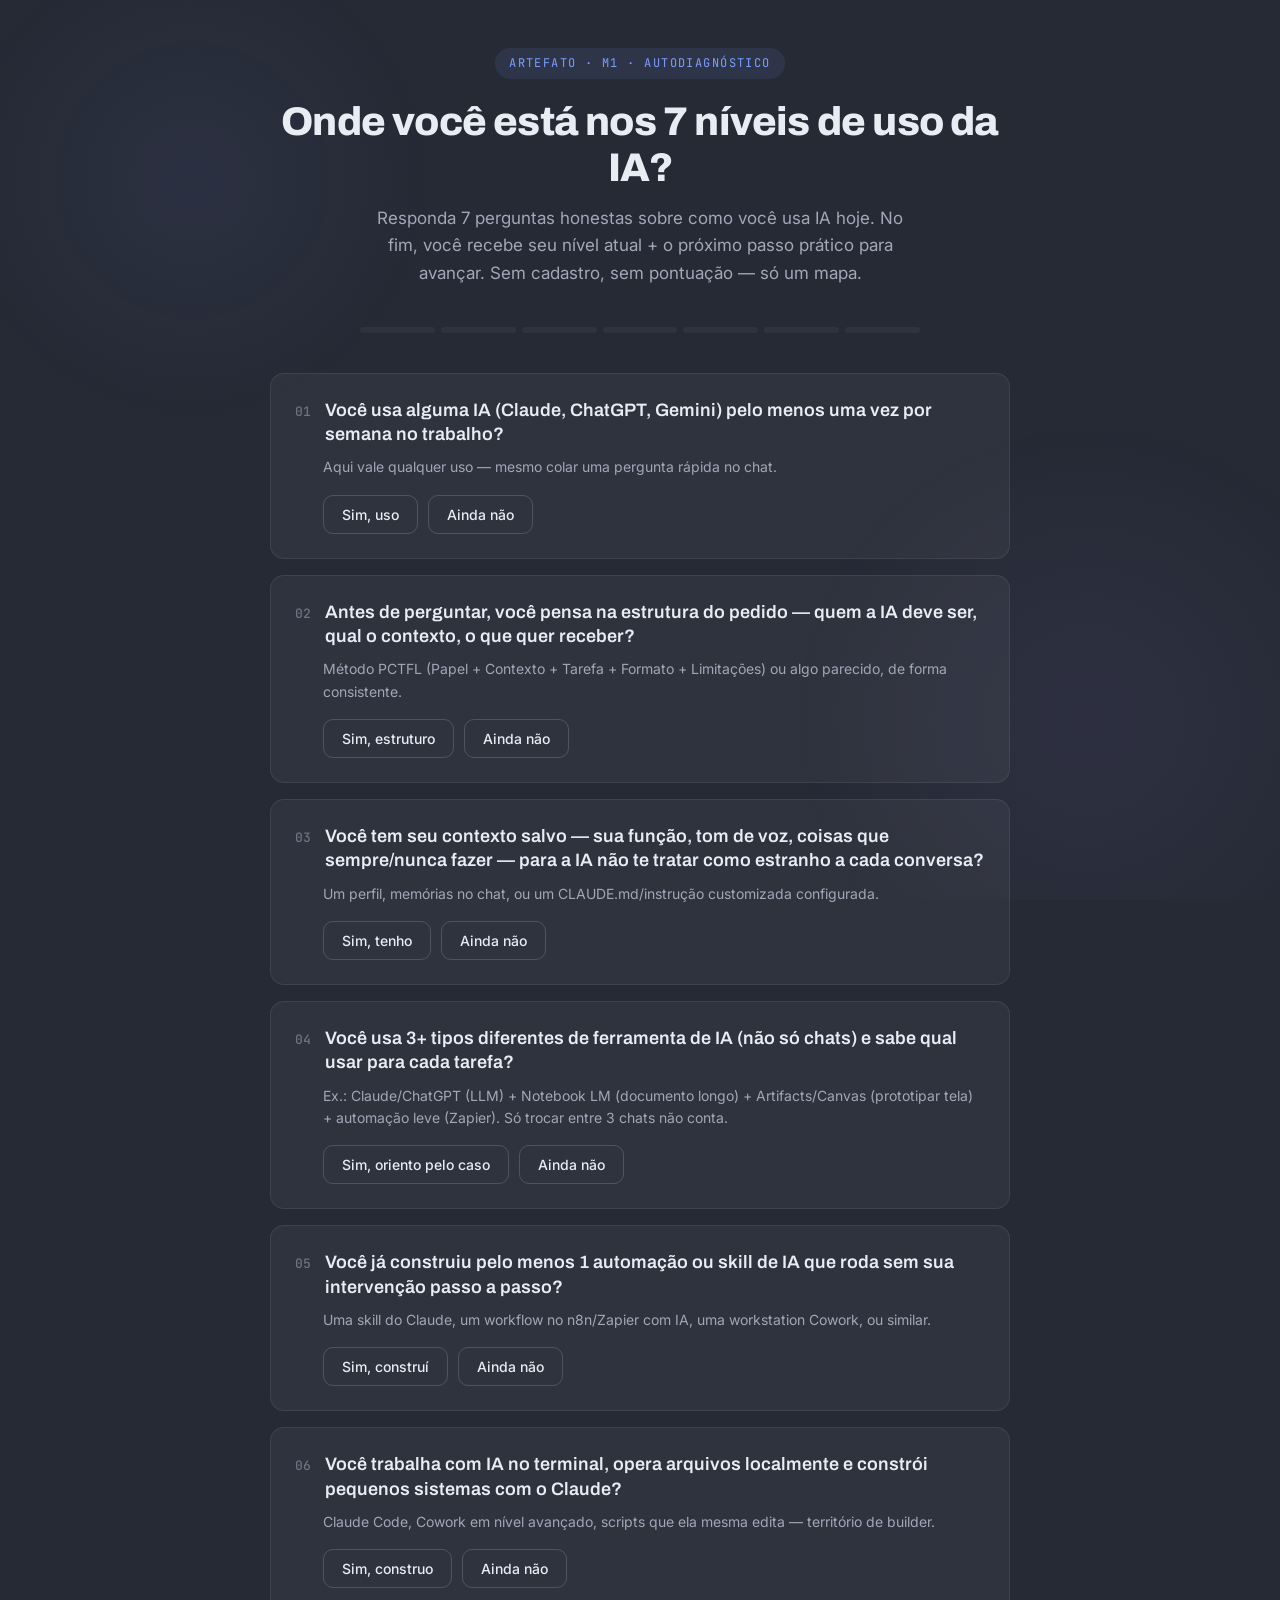
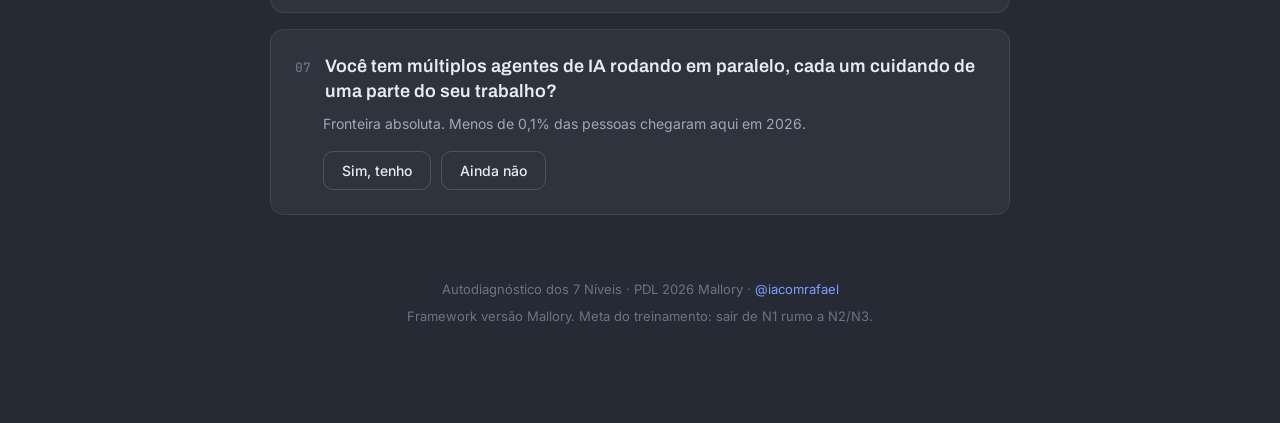
<file: artefatos/autodiagnostico-7-niveis.html>
<!DOCTYPE html>
<html lang="pt-BR">
<head>
<meta charset="UTF-8">
<meta name="viewport" content="width=device-width, initial-scale=1.0">
<title>Autodiagnóstico dos 7 Níveis de IA · Mallory PDL 2026</title>
<meta name="description" content="Descubra em que nível você está usando IA hoje — dos 7 níveis do treinamento Mallory — e o próximo passo prático para avançar.">
<link rel="preconnect" href="https://fonts.googleapis.com">
<link rel="preconnect" href="https://fonts.gstatic.com" crossorigin>
<link href="https://fonts.googleapis.com/css2?family=Archivo:wght@500;600;700;800&family=Inter:wght@400;500;600&family=JetBrains+Mono:wght@400;500&display=swap" rel="stylesheet">
<style>
  :root {
    --bg-dark: #262A35;
    --bg-light: #353A45;
    --bg-card: rgba(255,255,255,.045);
    --bg-card-hover: rgba(255,255,255,.08);
    --text: #E8ECF3;
    --text-muted: #A0A8B8;
    --text-dim: #6B7385;
    --accent: #7B9EFF;
    --accent-warm: #FF9E7B;
    --accent-purple: #B394FF;
    --success: #6EE7B7;
    --warning: #FBBF24;
    --border: rgba(255,255,255,.08);
    --border-strong: rgba(255,255,255,.16);
    --radius-sm: 6px;
    --radius: 10px;
    --radius-lg: 14px;
    --shadow-sm: 0 1px 2px rgba(0,0,0,.2);
    --shadow-md: 0 4px 12px rgba(0,0,0,.28);
    --shadow-lg: 0 12px 32px rgba(0,0,0,.4);
  }

  * { box-sizing: border-box; margin: 0; padding: 0; }
  html { scroll-behavior: smooth; }
  body {
    font-family: 'Inter', system-ui, -apple-system, sans-serif;
    background: var(--bg-dark);
    color: var(--text);
    line-height: 1.6;
    min-height: 100vh;
    -webkit-font-smoothing: antialiased;
    -moz-osx-font-smoothing: grayscale;
  }

  /* Ambient blobs (mesmo padrão do M1) */
  body::before, body::after {
    content: '';
    position: fixed;
    inset: 0;
    z-index: -1;
    pointer-events: none;
    opacity: .06;
    background-repeat: no-repeat;
    animation: blob 28s ease-in-out infinite;
  }
  body::before {
    background: radial-gradient(circle 400px at 15% 20%, var(--accent), transparent 60%);
  }
  body::after {
    background: radial-gradient(circle 500px at 85% 80%, var(--accent-purple), transparent 60%);
    animation-delay: -14s;
    animation-duration: 32s;
  }
  @keyframes blob {
    0%, 100% { transform: translate(0,0) scale(1); }
    50% { transform: translate(20px, -30px) scale(1.05); }
  }
  @media (prefers-reduced-motion: reduce) {
    body::before, body::after { animation: none; }
  }

  .container {
    max-width: 780px;
    margin: 0 auto;
    padding: 48px 20px 96px;
  }

  header {
    text-align: center;
    margin-bottom: 40px;
  }
  .kicker {
    display: inline-block;
    font-family: 'JetBrains Mono', monospace;
    font-size: 12px;
    letter-spacing: .12em;
    text-transform: uppercase;
    color: var(--accent);
    background: rgba(123, 158, 255, .1);
    padding: 6px 14px;
    border-radius: 999px;
    margin-bottom: 20px;
  }
  h1 {
    font-family: 'Archivo', sans-serif;
    font-weight: 800;
    font-size: clamp(28px, 5vw, 40px);
    line-height: 1.15;
    letter-spacing: -.02em;
    margin-bottom: 14px;
  }
  header p {
    color: var(--text-muted);
    font-size: 17px;
    max-width: 560px;
    margin: 0 auto;
  }

  /* Progress */
  .progress {
    display: flex;
    gap: 6px;
    margin: 32px auto 40px;
    max-width: 560px;
  }
  .progress-step {
    flex: 1;
    height: 6px;
    background: var(--bg-card);
    border-radius: 999px;
    transition: background .3s ease;
  }
  .progress-step.done {
    background: var(--accent);
  }

  /* Perguntas */
  .questions {
    display: flex;
    flex-direction: column;
    gap: 16px;
  }
  .question {
    background: var(--bg-card);
    border: 1px solid var(--border);
    border-radius: var(--radius-lg);
    padding: 24px;
    transition: border-color .2s ease, background .2s ease;
  }
  .question.answered {
    border-color: var(--border-strong);
  }
  .question.answered-yes {
    background: linear-gradient(135deg, rgba(110,231,183,.05), transparent);
    border-left: 3px solid var(--success);
  }
  .question.answered-no {
    background: linear-gradient(135deg, rgba(251,191,36,.03), transparent);
    border-left: 3px solid var(--warning);
  }
  .question-header {
    display: flex;
    gap: 14px;
    align-items: baseline;
    margin-bottom: 10px;
  }
  .question-num {
    font-family: 'JetBrains Mono', monospace;
    font-size: 13px;
    color: var(--text-dim);
    font-weight: 500;
    flex-shrink: 0;
  }
  .question-text {
    font-family: 'Archivo', sans-serif;
    font-weight: 600;
    font-size: 18px;
    line-height: 1.35;
    color: var(--text);
  }
  .question-hint {
    color: var(--text-muted);
    font-size: 14px;
    margin: 8px 0 16px 28px;
  }
  .question-actions {
    display: flex;
    gap: 10px;
    margin-left: 28px;
    flex-wrap: wrap;
  }
  .btn {
    font-family: 'Inter', sans-serif;
    font-weight: 500;
    font-size: 14px;
    padding: 10px 18px;
    border-radius: var(--radius);
    border: 1px solid var(--border-strong);
    background: transparent;
    color: var(--text);
    cursor: pointer;
    transition: all .15s ease;
  }
  .btn:hover {
    background: var(--bg-card-hover);
    border-color: var(--accent);
  }
  .btn:focus-visible {
    outline: 2px solid var(--accent);
    outline-offset: 2px;
  }
  .btn.selected-yes {
    background: rgba(110,231,183,.15);
    border-color: var(--success);
    color: var(--success);
    font-weight: 600;
  }
  .btn.selected-no {
    background: rgba(251,191,36,.1);
    border-color: var(--warning);
    color: var(--warning);
    font-weight: 600;
  }

  /* Resultado */
  #result {
    margin-top: 48px;
    background: linear-gradient(135deg, rgba(123,158,255,.08), rgba(179,148,255,.06));
    border: 1px solid var(--border-strong);
    border-radius: var(--radius-lg);
    padding: 40px 32px;
    box-shadow: var(--shadow-lg);
    display: none;
  }
  #result.visible {
    display: block;
    animation: fadeIn .4s ease;
  }
  @keyframes fadeIn {
    from { opacity: 0; transform: translateY(12px); }
    to { opacity: 1; transform: translateY(0); }
  }
  .result-level {
    font-family: 'JetBrains Mono', monospace;
    font-size: 13px;
    letter-spacing: .1em;
    color: var(--accent);
    text-transform: uppercase;
    margin-bottom: 8px;
  }
  .result-name {
    font-family: 'Archivo', sans-serif;
    font-weight: 800;
    font-size: clamp(28px, 5vw, 36px);
    letter-spacing: -.02em;
    margin-bottom: 18px;
  }
  .result-desc {
    font-size: 16px;
    color: var(--text-muted);
    margin-bottom: 28px;
  }
  .result-section {
    margin-bottom: 28px;
  }
  .result-section h3 {
    font-family: 'Archivo', sans-serif;
    font-size: 15px;
    font-weight: 700;
    color: var(--text);
    margin-bottom: 10px;
    text-transform: uppercase;
    letter-spacing: .06em;
  }
  .result-section p, .result-section li {
    color: var(--text-muted);
    font-size: 15px;
  }
  .result-section ul {
    list-style: none;
    padding: 0;
  }
  .result-section ul li {
    padding: 8px 0 8px 24px;
    position: relative;
  }
  .result-section ul li::before {
    content: '→';
    position: absolute;
    left: 0;
    color: var(--accent);
    font-weight: 700;
  }

  .prompt-box {
    background: var(--bg-dark);
    border: 1px solid var(--border);
    border-radius: var(--radius);
    padding: 20px;
    font-family: 'JetBrains Mono', monospace;
    font-size: 13px;
    line-height: 1.6;
    color: var(--text);
    white-space: pre-wrap;
    overflow-x: auto;
    margin-top: 12px;
  }
  .copy-btn {
    display: inline-flex;
    align-items: center;
    gap: 6px;
    margin-top: 12px;
    padding: 8px 14px;
    background: var(--accent);
    color: var(--bg-dark);
    border: none;
    border-radius: var(--radius-sm);
    font-family: 'Inter', sans-serif;
    font-weight: 600;
    font-size: 13px;
    cursor: pointer;
    transition: opacity .15s ease;
  }
  .copy-btn:hover { opacity: .9; }
  .copy-btn.copied {
    background: var(--success);
  }

  .result-actions {
    display: flex;
    gap: 12px;
    flex-wrap: wrap;
    margin-top: 32px;
    padding-top: 24px;
    border-top: 1px solid var(--border);
  }
  .btn-secondary {
    padding: 12px 20px;
    background: transparent;
    border: 1px solid var(--border-strong);
    border-radius: var(--radius);
    color: var(--text);
    font-family: 'Inter', sans-serif;
    font-weight: 500;
    font-size: 14px;
    cursor: pointer;
    transition: all .15s ease;
    text-decoration: none;
    display: inline-block;
  }
  .btn-secondary:hover {
    background: var(--bg-card-hover);
    border-color: var(--accent);
  }

  footer {
    margin-top: 64px;
    text-align: center;
    color: var(--text-dim);
    font-size: 13px;
  }
  footer a {
    color: var(--accent);
    text-decoration: none;
  }
  footer a:hover { text-decoration: underline; }

  /* Print */
  @media print {
    body { background: white; color: black; }
    body::before, body::after { display: none; }
    .container { padding: 20px; max-width: 100%; }
    .question-actions, .copy-btn, .result-actions { display: none; }
    .btn.selected-yes::after { content: ' ✓'; color: green; }
    .btn.selected-no::after { content: ' ✗'; color: orange; }
    #result { background: #f7f8fa; border: 1px solid #ccc; }
    .prompt-box { background: #f0f0f0; color: black; border: 1px solid #ccc; }
    .question { background: white; border: 1px solid #ddd; }
    .question-text, .result-name { color: black; }
    .result-desc, .question-hint { color: #444; }
  }
</style>
</head>
<body>

<div class="container">

<header>
  <span class="kicker">Artefato · M1 · Autodiagnóstico</span>
  <h1>Onde você está nos 7 níveis de uso da IA?</h1>
  <p>Responda 7 perguntas honestas sobre como você usa IA hoje. No fim, você recebe seu nível atual + o próximo passo prático para avançar. Sem cadastro, sem pontuação — só um mapa.</p>
</header>

<div class="progress" aria-label="Progresso">
  <div class="progress-step" data-step="1"></div>
  <div class="progress-step" data-step="2"></div>
  <div class="progress-step" data-step="3"></div>
  <div class="progress-step" data-step="4"></div>
  <div class="progress-step" data-step="5"></div>
  <div class="progress-step" data-step="6"></div>
  <div class="progress-step" data-step="7"></div>
</div>

<main class="questions" id="questions">

  <div class="question" data-q="1">
    <div class="question-header">
      <span class="question-num">01</span>
      <span class="question-text">Você usa alguma IA (Claude, ChatGPT, Gemini) pelo menos uma vez por semana no trabalho?</span>
    </div>
    <p class="question-hint">Aqui vale qualquer uso — mesmo colar uma pergunta rápida no chat.</p>
    <div class="question-actions">
      <button class="btn" data-q="1" data-a="yes">Sim, uso</button>
      <button class="btn" data-q="1" data-a="no">Ainda não</button>
    </div>
  </div>

  <div class="question" data-q="2">
    <div class="question-header">
      <span class="question-num">02</span>
      <span class="question-text">Antes de perguntar, você pensa na estrutura do pedido — quem a IA deve ser, qual o contexto, o que quer receber?</span>
    </div>
    <p class="question-hint">Método PCTFL (Papel + Contexto + Tarefa + Formato + Limitações) ou algo parecido, de forma consistente.</p>
    <div class="question-actions">
      <button class="btn" data-q="2" data-a="yes">Sim, estruturo</button>
      <button class="btn" data-q="2" data-a="no">Ainda não</button>
    </div>
  </div>

  <div class="question" data-q="3">
    <div class="question-header">
      <span class="question-num">03</span>
      <span class="question-text">Você tem seu contexto salvo — sua função, tom de voz, coisas que sempre/nunca fazer — para a IA não te tratar como estranho a cada conversa?</span>
    </div>
    <p class="question-hint">Um perfil, memórias no chat, ou um CLAUDE.md/instrução customizada configurada.</p>
    <div class="question-actions">
      <button class="btn" data-q="3" data-a="yes">Sim, tenho</button>
      <button class="btn" data-q="3" data-a="no">Ainda não</button>
    </div>
  </div>

  <div class="question" data-q="4">
    <div class="question-header">
      <span class="question-num">04</span>
      <span class="question-text">Você usa 3+ tipos diferentes de ferramenta de IA (não só chats) e sabe qual usar para cada tarefa?</span>
    </div>
    <p class="question-hint">Ex.: Claude/ChatGPT (LLM) + Notebook LM (documento longo) + Artifacts/Canvas (prototipar tela) + automação leve (Zapier). Só trocar entre 3 chats não conta.</p>
    <div class="question-actions">
      <button class="btn" data-q="4" data-a="yes">Sim, oriento pelo caso</button>
      <button class="btn" data-q="4" data-a="no">Ainda não</button>
    </div>
  </div>

  <div class="question" data-q="5">
    <div class="question-header">
      <span class="question-num">05</span>
      <span class="question-text">Você já construiu pelo menos 1 automação ou skill de IA que roda sem sua intervenção passo a passo?</span>
    </div>
    <p class="question-hint">Uma skill do Claude, um workflow no n8n/Zapier com IA, uma workstation Cowork, ou similar.</p>
    <div class="question-actions">
      <button class="btn" data-q="5" data-a="yes">Sim, construí</button>
      <button class="btn" data-q="5" data-a="no">Ainda não</button>
    </div>
  </div>

  <div class="question" data-q="6">
    <div class="question-header">
      <span class="question-num">06</span>
      <span class="question-text">Você trabalha com IA no terminal, opera arquivos localmente e constrói pequenos sistemas com o Claude?</span>
    </div>
    <p class="question-hint">Claude Code, Cowork em nível avançado, scripts que ela mesma edita — território de builder.</p>
    <div class="question-actions">
      <button class="btn" data-q="6" data-a="yes">Sim, construo</button>
      <button class="btn" data-q="6" data-a="no">Ainda não</button>
    </div>
  </div>

  <div class="question" data-q="7">
    <div class="question-header">
      <span class="question-num">07</span>
      <span class="question-text">Você tem múltiplos agentes de IA rodando em paralelo, cada um cuidando de uma parte do seu trabalho?</span>
    </div>
    <p class="question-hint">Fronteira absoluta. Menos de 0,1% das pessoas chegaram aqui em 2026.</p>
    <div class="question-actions">
      <button class="btn" data-q="7" data-a="yes">Sim, tenho</button>
      <button class="btn" data-q="7" data-a="no">Ainda não</button>
    </div>
  </div>

</main>

<section id="result" aria-live="polite">
  <div class="result-level" id="resultLevel">Nível N—</div>
  <div class="result-name" id="resultName">—</div>
  <p class="result-desc" id="resultDesc">—</p>

  <div class="result-section">
    <h3>O que caracteriza esse nível</h3>
    <p id="resultChar">—</p>
  </div>

  <div class="result-section">
    <h3>Seu próximo passo prático</h3>
    <ul id="resultNextSteps"></ul>
  </div>

  <div class="result-section">
    <h3>Prompt sugerido para praticar esta semana</h3>
    <p style="color: var(--text-muted); font-size: 14px; margin-bottom: 12px;">Copie no Claude ou ChatGPT, troque o que está entre colchetes pelos seus dados desidentificados, rode:</p>
    <div class="prompt-box" id="resultPrompt">—</div>
    <button class="copy-btn" id="copyPromptBtn" type="button">
      <span>📋</span>
      <span id="copyBtnText">Copiar prompt</span>
    </button>
  </div>

  <div class="result-actions">
    <a href="../m1/" class="btn-secondary">← Voltar ao M1</a>
    <a href="../" class="btn-secondary">Ir ao hub do treinamento</a>
    <button class="btn-secondary" id="resetBtn" type="button">Refazer diagnóstico</button>
  </div>
</section>

<footer>
  <p>Autodiagnóstico dos 7 Níveis · PDL 2026 Mallory · <a href="https://www.instagram.com/iacomrafael/" target="_blank" rel="noopener">@iacomrafael</a></p>
  <p style="margin-top: 6px;">Framework versão Mallory. Meta do treinamento: sair de N1 rumo a N2/N3.</p>
</footer>

</div>

<script>
(function() {
  'use strict';

  const LEVELS = {
    1: {
      code: 'N1',
      name: 'Curioso',
      desc: 'Você ouviu falar de IA, talvez tenha aberto uma ou duas vezes — mas ainda não faz parte da sua semana. Ponto de partida honesto. Todo mundo já esteve aqui.',
      characterizes: 'Abre a IA de vez em quando, quando lembra. Resposta genérica, fecha, esquece. Sem hábito instalado, sem método.',
      nextSteps: [
        'Abra claude.ai no celular. Sem cadastro complicado — login pelo Google resolve.',
        'Copie o prompt-âncora do M1 e cole com 5 tarefas suas da semana. Só rode e leia.',
        'Meta desta semana: 3 conversas com resultado que você usaria de verdade.'
      ],
      prompt: `# PAPEL
Você é um consultor prático que me ajuda a começar a usar IA no trabalho.

# CONTEXTO
Trabalho em uma fabricante de eletroportáteis (linha branca).
Nunca usei IA de forma estruturada — quero dar meu primeiro passo esta semana.
Minha função: [descreva o que você faz — supervisão, gestão, análise, etc]
Uma tarefa concreta minha que quero testar: [ex.: escrever comunicado
sobre mudança de linha, resumir uma reunião, fazer o DDS de segunda]

# TAREFA
Me ajude a executar essa tarefa. Me pergunte o que precisar antes,
depois entregue o resultado.

# LIMITAÇÕES
Se faltar informação, pergunte. Não invente números, nomes ou datas.`
    },
    2: {
      code: 'N2',
      name: 'Prompter consciente',
      desc: 'Você já usa IA no trabalho e percebeu: o jeito de pedir muda a resposta. Está usando método. Meta da Trilha 1 do treinamento — e ponto de partida da Trilha 2.',
      characterizes: 'Pensa antes de perguntar. Sabe que dar contexto muda o resultado. Aplica PCTFL ou algo parecido de forma consistente. Guarda os prompts que funcionam.',
      nextSteps: [
        'Escolha 3 tarefas suas recorrentes e transforme cada uma em prompt-âncora PCTFL.',
        'Guarde os 3 em um documento seu (Google Docs, Notion, papel). Isso é sua biblioteca inicial.',
        'Para subir para N3: comece a montar seu contexto salvo — quem você é, tom, o que sempre/nunca fazer.'
      ],
      prompt: `# PAPEL
Você é um analista sênior da minha área — [ex.: supervisão de produção, gestão financeira, RH].

# CONTEXTO
Trabalho em uma fabricante de eletroportáteis com certificação ISO 9001,
ERP Datasul e processos documentados.
Minha função: [descreva].
Tenho 3 tarefas recorrentes que quero transformar em prompt reusável:
1. [ex.: relatório de passagem de turno]
2. [ex.: comunicado de mudança de sequência da linha]
3. [ex.: consolidação semanal dos apontamentos]

# TAREFA
Para cada uma das 3 tarefas, monte um prompt PCTFL completo que eu possa
reusar toda semana. Estrutura: PAPEL, CONTEXTO com placeholders [entre colchetes],
TAREFA com verbo claro, FORMATO específico, LIMITAÇÕES com a regra de ouro.

# FORMATO
3 blocos, um por tarefa. Cada prompt em bloco de código markdown.
Ao final, 1 parágrafo com dica de como me organizar para reusá-los.

# LIMITAÇÕES
Se faltar informação sobre alguma tarefa, pergunte antes de escrever o prompt.
Não invente detalhes que eu não citei.`
    },
    3: {
      code: 'N3',
      name: 'Operador com contexto',
      desc: 'Você tem seu contexto salvo. A IA já sabe quem você é — não precisa se apresentar toda vez. Meta da Trilha 2 do treinamento. É onde a IA começa a virar produtiva de verdade.',
      characterizes: 'Perfil configurado, biblioteca de prompts ativa, memória do chat calibrada, respostas já saem no seu tom. A IA parou de ser estranha; virou colega treinada.',
      nextSteps: [
        'Faça um levantamento das ferramentas que você usa. Se está usando só 1, teste outras 2 esta semana.',
        'Para cada tarefa importante, se pergunte: qual ferramenta rende mais aqui? Registre.',
        'Para subir para N4: você precisa saber orquestrar — escolher a ferramenta certa para o problema.'
      ],
      prompt: `# PAPEL
Você é um consultor de produtividade especializado em orquestrar ferramentas de IA
para profissionais de negócios.

# CONTEXTO
Já uso IA regularmente com prompts estruturados (PCTFL) e tenho meu perfil salvo.
Hoje uso: [liste — ex.: Claude no navegador; ChatGPT no celular; nada mais].
Trabalho em [sua função] numa fabricante de eletroportáteis.
Meus 5 casos de uso semanais mais comuns:
[liste — ex.: redação de comunicados; análise de indicadores; resumo de reuniões;
pesquisa jurídica rápida; brainstorming de melhorias]

# TAREFA
Analise cada caso de uso e recomende:
1. Qual ferramenta é a melhor escolha e por quê.
2. Se vale a pena eu adotar 1 nova ferramenta que ainda não tenho.
3. Como organizar minha rotina para não misturar "ferramenta certa para caso errado".

# FORMATO
Tabela: Caso de uso | Ferramenta recomendada | Por quê | Alternativa.
Depois, 1 parágrafo com plano dos próximos 30 dias.

# LIMITAÇÕES
Não recomende ferramenta paga sem justificar o retorno.
Se faltar informação, pergunte.`
    },
    4: {
      code: 'N4',
      name: 'Orquestrador de ferramentas',
      desc: 'Você conhece o ecossistema. Usa Claude, ChatGPT, Gemini, Copilot — cada um pro caso certo. Território de gestor sênior maduro em IA e de profissional adiantado.',
      characterizes: 'Sabe qual ferramenta usar para qual tarefa. Não gasta tempo escolhendo — decide rápido. Tem preferências fundamentadas em uso real, não em benchmark.',
      nextSteps: [
        'Escolha 1 processo recorrente que consome sua semana. Transforme em automação: skill do Claude, workstation Cowork, ou workflow no n8n.',
        'Meta pequena e concreta: em 2 semanas, esse processo roda com 50% menos toque seu.',
        'Para subir para N5: você precisa ter algo que roda sem você. Uma automação viva.'
      ],
      prompt: `# PAPEL
Você é um engenheiro de processos com foco em automação leve com IA
para profissionais de negócios não-técnicos.

# CONTEXTO
Já uso múltiplas ferramentas de IA com fluência (Claude, ChatGPT e outras).
Quero empacotar 1 processo meu em automação real — algo que rode sem eu tocar
passo a passo toda vez.
Processo candidato: [descreva um processo recorrente seu — ex.: consolidação
mensal de indicadores; triagem inicial de e-mails; geração do briefing de fechamento]
Ferramentas que tenho acesso: [Claude Pro? Cowork? n8n? Zapier? Make?]

# TAREFA
1. Mapeie o processo em etapas atômicas.
2. Aponte quais etapas cabem em automação hoje e quais precisam do meu julgamento.
3. Sugira a arquitetura mínima: qual ferramenta, quais passos, como conectar.
4. Estime o esforço de setup e o ganho semanal em horas.

# FORMATO
Diagrama textual do processo. Depois: tabela Etapa | Automatizável? | Ferramenta | Nota.
Depois: passo a passo de implementação para as próximas 2 semanas.

# LIMITAÇÕES
Não proponha nada que dependa de comprar sistema novo ou contratar consultor.
Se faltar informação sobre o processo, pergunte antes de arquitetar.`
    },
    5: {
      code: 'N5',
      name: 'Construtor de processos',
      desc: 'Você tem coisas rodando. Skills, workstations, workflows — pelo menos 1 automação viva na sua área. Você economiza horas por semana com processos que você mesmo montou.',
      characterizes: 'Não usa IA — constrói com IA. Sua produtividade não é linear no tempo que você investe. Você é o modelo que outros na empresa começam a perguntar como fez.',
      nextSteps: [
        'Explore o terminal. Instale Claude Code ou similar. Comece por tarefas simples: renomear arquivos, resumir documentos locais em lote.',
        'Meta em 30 dias: 1 tarefa que hoje você faz clicando, feita via terminal com Claude.',
        'Para subir para N6: você precisa parar de ter medo do terminal. Ele é seu novo aliado.'
      ],
      prompt: `# PAPEL
Você é um mentor técnico especializado em introduzir profissionais de negócios
ao trabalho com IA no terminal (Claude Code, CLI, arquivos locais).

# CONTEXTO
Já construí pelo menos 1 automação com IA e sinto que atingi um teto no navegador.
Sistema operacional: [macOS, Windows ou Linux].
Experiência com terminal: [nunca abri; sei o básico; uso ocasionalmente].
1 tarefa concreta que eu gostaria de resolver com Claude Code:
[ex.: analisar 40 PDFs de contratos e gerar planilha de cláusulas de risco;
renomear e organizar 500 arquivos de fotos de linha de produção;
gerar relatório mensal a partir de 5 arquivos Excel espalhados]

# TAREFA
1. Explique, sem jargão, o que é Claude Code e por que ele resolve o teto do chat.
2. Me guie passo a passo pelo primeiro setup — do zero à primeira execução real.
3. Aplique à minha tarefa concreta acima: como faríamos, o que preciso preparar.

# FORMATO
3 seções numeradas. Comandos em blocos de código, com comentário do que cada um faz.

# LIMITAÇÕES
Assuma que sou não-técnico e que dou trabalho para leitores da comunidade sênior.
Se um passo depender de instalação de coisas, avise antes de continuar.
Se faltar informação, pergunte.`
    },
    6: {
      code: 'N6',
      name: 'Builder',
      desc: 'Você é builder. Trabalha com IA no terminal, opera arquivos locais, constrói sistemas. Na Mallory hoje, você é praticamente único no seu nível.',
      characterizes: 'Claude Code, Cowork em nível avançado, scripts que a IA edita e você revisa. Você entrega em horas o que times inteiros levam semanas.',
      nextSteps: [
        'Explore agentes múltiplos: um agente para pesquisa, outro para redação, outro para validação, orquestrados juntos.',
        'Meta 60 dias: uma workforce de 3 agentes cobrindo uma cadeia inteira da sua rotina.',
        'Para chegar em N7: o desafio é design de sistema multi-agente, não capacidade técnica.'
      ],
      prompt: `# PAPEL
Você é um arquiteto de sistemas multi-agente especializado em orquestrar
Claude em pipelines de trabalho para profissionais avançados.

# CONTEXTO
Já opero no terminal com Claude Code, entrego automações não-triviais e
domino o padrão CLAUDE.md + memory.md.
1 rotina complexa da minha semana que hoje eu ainda faço quase inteira sozinho:
[descreva — ex.: preparar comitê executivo com dados de 4 áreas, cruzar
5 fontes de dado, escrever briefing e antecipar objeções]

# TAREFA
1. Desenhe uma arquitetura multi-agente para essa rotina: quantos agentes,
   o que cada um faz, como se comunicam.
2. Aponte onde entra revisão humana (a minha) e onde os agentes conversam entre si.
3. Descreva o primeiro protótipo mínimo — o menos ambicioso que já entrega valor.

# FORMATO
Diagrama textual da arquitetura. Depois: descrição de cada agente com seu CLAUDE.md.
Depois: plano de bring-up em 3 semanas.

# LIMITAÇÕES
Realismo importa: nada de "orquestre 10 agentes em paralelo" no protótipo.
Se faltar informação sobre a rotina, pergunte.`
    },
    7: {
      code: 'N7',
      name: 'Workforce de agentes',
      desc: 'Você tem uma força de trabalho de agentes. Múltiplos LLMs, cada um com seu papel, seu contexto, sua responsabilidade — rodando em paralelo enquanto você orquestra. Fronteira absoluta.',
      characterizes: 'Menos de 0,1% dos profissionais em 2026 estão aqui. Você não usa IA — você emprega IA. Sua força é decidir quem faz o quê, revisar o que sai e ajustar o sistema.',
      nextSteps: [
        'Você chegou onde ninguém chegou. Documente o que você faz — vai virar referência para os próximos.',
        'Considere compartilhar sua arquitetura com o time da Mallory: o que aprendeu pode acelerar a empresa toda.',
        'Continue evoluindo: o campo muda rápido, e você está na linha de frente.'
      ],
      prompt: `# PAPEL
Você é um pesquisador de sistemas multi-agente e futurólogo prático em IA.

# CONTEXTO
Opero uma workforce de agentes em produção. Estou na fronteira.
Meu sistema atual: [descreva em alto nível — quantos agentes, quais papéis,
como orquestra].

# TAREFA
1. Aponte 3 gaps prováveis no meu design que aparecem com escala.
2. Sugira 2 experimentos para os próximos 90 dias.
3. Aponte 1 risco de médio prazo que eu talvez não esteja vendo.

# FORMATO
Análise crítica, sem elogios. Cada gap/experimento/risco em bloco próprio.

# LIMITAÇÕES
Não repita o que já é óbvio para quem está neste nível.
Se faltar contexto sobre o sistema, pergunte com precisão.`
    }
  };

  const STORAGE_KEY = 'mallory-7niveis-diagnostico';
  const state = { answers: {}, level: null };

  // Restaurar estado
  try {
    const saved = JSON.parse(localStorage.getItem(STORAGE_KEY) || '{}');
    if (saved && saved.answers) {
      state.answers = saved.answers;
      Object.keys(saved.answers).forEach(q => applyAnswer(parseInt(q), saved.answers[q], false));
      if (Object.keys(state.answers).length === 7) {
        computeAndShow(false);
      }
    }
  } catch (e) { /* ignore */ }

  // Bind buttons
  document.querySelectorAll('.btn[data-q]').forEach(btn => {
    btn.addEventListener('click', function() {
      const q = parseInt(this.dataset.q);
      const a = this.dataset.a;
      state.answers[q] = a;
      applyAnswer(q, a, true);
      save();
      if (Object.keys(state.answers).length === 7) {
        computeAndShow(true);
      }
    });
  });

  function applyAnswer(q, a, scroll) {
    const questionEl = document.querySelector(`.question[data-q="${q}"]`);
    if (!questionEl) return;
    questionEl.classList.remove('answered-yes', 'answered-no');
    questionEl.classList.add('answered');
    questionEl.classList.add(a === 'yes' ? 'answered-yes' : 'answered-no');
    questionEl.querySelectorAll('.btn').forEach(b => b.classList.remove('selected-yes', 'selected-no'));
    const selBtn = questionEl.querySelector(`.btn[data-a="${a}"]`);
    if (selBtn) selBtn.classList.add(a === 'yes' ? 'selected-yes' : 'selected-no');
    // progress
    const step = document.querySelector(`.progress-step[data-step="${q}"]`);
    if (step) step.classList.add('done');
    // scroll para próxima
    if (scroll) {
      const nextQ = document.querySelector(`.question[data-q="${q+1}"]`);
      if (nextQ && !state.answers[q+1]) {
        setTimeout(() => nextQ.scrollIntoView({ behavior: 'smooth', block: 'center' }), 200);
      }
    }
  }

  function computeLevel() {
    // Nível é a última pergunta contínua com "sim" antes do primeiro "não"
    let level = 1;
    for (let i = 1; i <= 7; i++) {
      if (state.answers[i] === 'yes') {
        level = i;
      } else {
        break;
      }
    }
    // Clamp
    if (level > 7) level = 7;
    if (level < 1) level = 1;
    return level;
  }

  function computeAndShow(scroll) {
    const level = computeLevel();
    state.level = level;
    const info = LEVELS[level];
    document.getElementById('resultLevel').textContent = 'Nível ' + info.code;
    document.getElementById('resultName').textContent = info.name;
    document.getElementById('resultDesc').textContent = info.desc;
    document.getElementById('resultChar').textContent = info.characterizes;
    const stepsEl = document.getElementById('resultNextSteps');
    stepsEl.innerHTML = '';
    info.nextSteps.forEach(s => {
      const li = document.createElement('li');
      li.textContent = s;
      stepsEl.appendChild(li);
    });
    document.getElementById('resultPrompt').textContent = info.prompt;
    const resultEl = document.getElementById('result');
    resultEl.classList.add('visible');
    if (scroll) {
      setTimeout(() => resultEl.scrollIntoView({ behavior: 'smooth', block: 'start' }), 300);
    }
  }

  function save() {
    try {
      localStorage.setItem(STORAGE_KEY, JSON.stringify({ answers: state.answers }));
    } catch (e) { /* ignore */ }
  }

  // Copiar prompt
  document.getElementById('copyPromptBtn').addEventListener('click', function() {
    const text = document.getElementById('resultPrompt').textContent;
    const btnText = document.getElementById('copyBtnText');
    if (navigator.clipboard && navigator.clipboard.writeText) {
      navigator.clipboard.writeText(text).then(() => {
        this.classList.add('copied');
        btnText.textContent = 'Copiado!';
        setTimeout(() => {
          this.classList.remove('copied');
          btnText.textContent = 'Copiar prompt';
        }, 2200);
      });
    } else {
      // fallback antigo
      const ta = document.createElement('textarea');
      ta.value = text;
      document.body.appendChild(ta);
      ta.select();
      try { document.execCommand('copy'); } catch(e) {}
      document.body.removeChild(ta);
      btnText.textContent = 'Copiado!';
      setTimeout(() => btnText.textContent = 'Copiar prompt', 2200);
    }
  });

  // Reset
  document.getElementById('resetBtn').addEventListener('click', function() {
    if (!confirm('Refazer o diagnóstico? Suas respostas atuais serão apagadas.')) return;
    state.answers = {};
    state.level = null;
    try { localStorage.removeItem(STORAGE_KEY); } catch(e) {}
    document.querySelectorAll('.question').forEach(q => {
      q.classList.remove('answered', 'answered-yes', 'answered-no');
      q.querySelectorAll('.btn').forEach(b => b.classList.remove('selected-yes', 'selected-no'));
    });
    document.querySelectorAll('.progress-step').forEach(s => s.classList.remove('done'));
    document.getElementById('result').classList.remove('visible');
    window.scrollTo({ top: 0, behavior: 'smooth' });
  });

})();
</script>

</body>
</html>
</file>
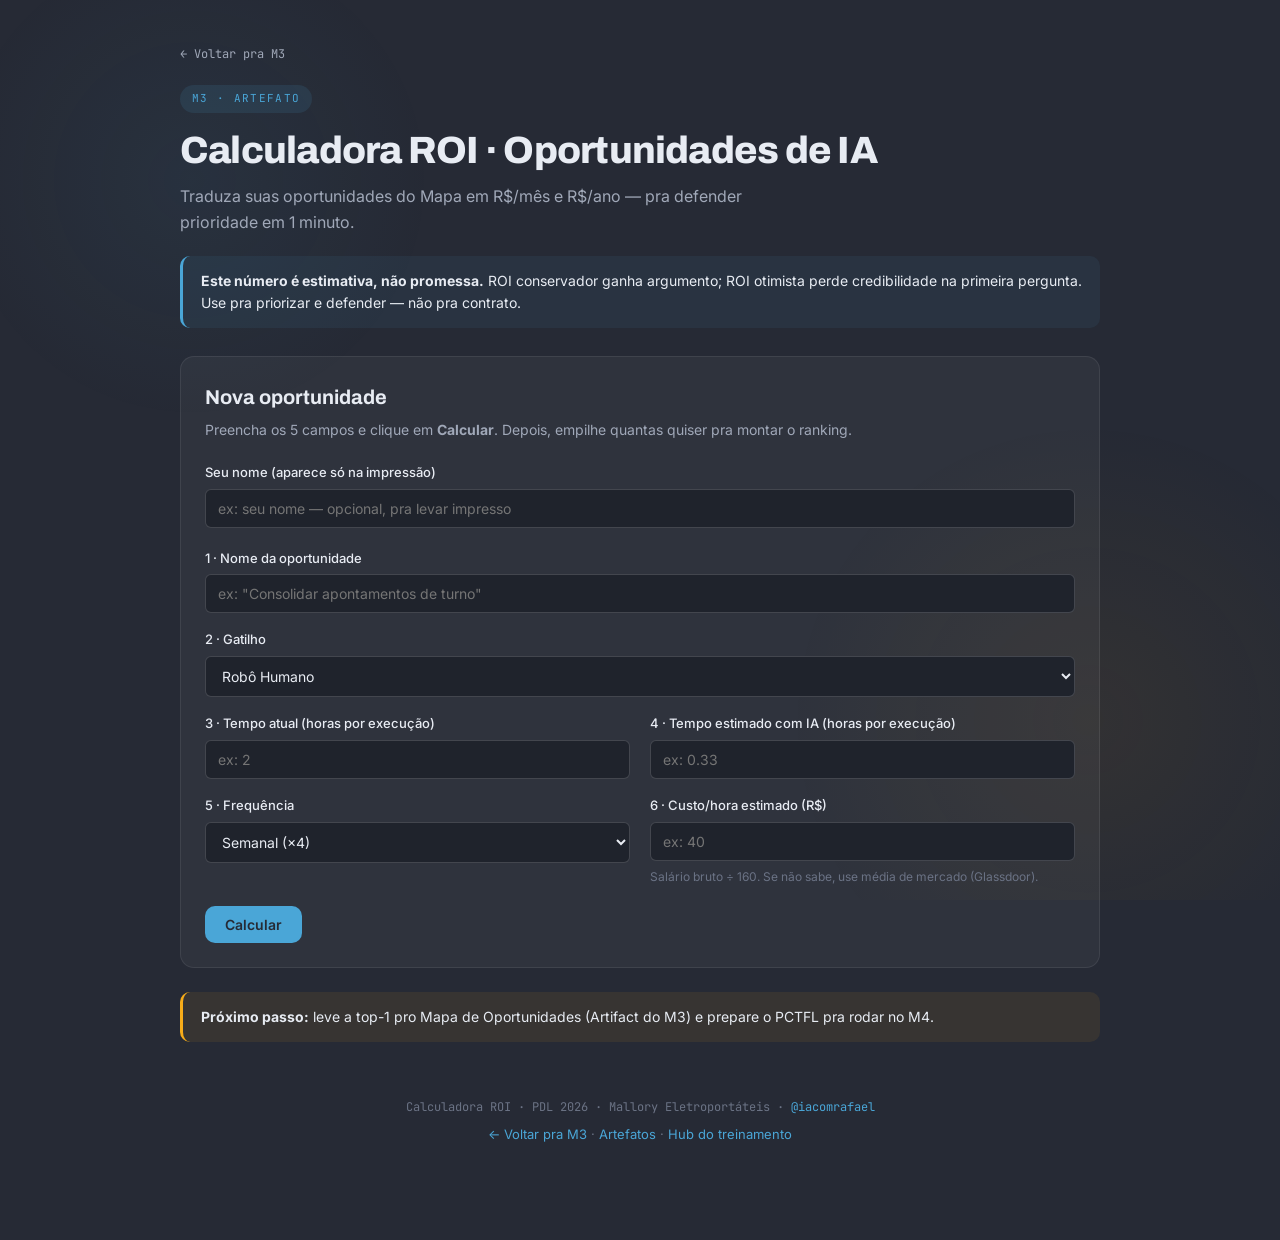
<file: artefatos/calculadora-roi.html>
<!DOCTYPE html>
<html lang="pt-BR">
<head>
<meta charset="UTF-8">
<meta name="viewport" content="width=device-width, initial-scale=1.0">
<title>Calculadora ROI · Oportunidades de IA · Mallory PDL 2026</title>
<meta name="description" content="Traduza suas oportunidades do Mapa de Oportunidades em R$/mês e R$/ano. Preencha 5 campos, empilhe várias oportunidades e leve o ranking com valor defensável em 1 minuto.">
<link rel="preconnect" href="https://fonts.googleapis.com">
<link rel="preconnect" href="https://fonts.gstatic.com" crossorigin>
<link href="https://fonts.googleapis.com/css2?family=Archivo:wght@500;600;700;800&family=Inter:wght@400;500;600&family=JetBrains+Mono:wght@400;500&display=swap" rel="stylesheet">
<style>
  :root {
    --bg-dark: #262A35;
    --bg-light: #353A45;
    --bg-card: rgba(255,255,255,.045);
    --bg-input: #1F232C;
    --text: #E8ECF3;
    --text-muted: #A0A8B8;
    --text-dim: #6B7385;
    --accent-blue: #4AA6D7;
    --accent-yellow: #F7AC19;
    --accent-green: #65A941;
    --danger: #D72C35;
    --border: rgba(255,255,255,.08);
    --border-strong: rgba(255,255,255,.16);
    --radius-sm: 6px;
    --radius: 10px;
    --radius-lg: 14px;
    --shadow-md: 0 4px 12px rgba(0,0,0,.28);
    --shadow-lg: 0 12px 32px rgba(0,0,0,.4);
  }
  * { box-sizing: border-box; margin: 0; padding: 0; }
  body {
    font-family: 'Inter', system-ui, -apple-system, sans-serif;
    background: var(--bg-dark);
    color: var(--text);
    line-height: 1.6;
    min-height: 100vh;
    -webkit-font-smoothing: antialiased;
  }
  body::before, body::after {
    content: '';
    position: fixed;
    inset: 0;
    z-index: -1;
    pointer-events: none;
    opacity: .06;
    background-repeat: no-repeat;
    animation: blob 28s ease-in-out infinite;
  }
  body::before { background: radial-gradient(circle 400px at 15% 20%, var(--accent-blue), transparent 60%); }
  body::after { background: radial-gradient(circle 500px at 85% 80%, var(--accent-yellow), transparent 60%); animation-delay: -14s; animation-duration: 32s; }
  @keyframes blob { 0%,100% { transform: translate(0,0) scale(1);} 50% { transform: translate(20px,-30px) scale(1.05);} }
  @media (prefers-reduced-motion: reduce) { body::before, body::after { animation: none; } }

  .container { max-width: 960px; margin: 0 auto; padding: 40px 20px 96px; }

  .back-link {
    display: inline-block;
    font-family: 'JetBrains Mono', monospace;
    font-size: 12px;
    color: var(--text-muted);
    text-decoration: none;
    margin-bottom: 20px;
  }
  .back-link:hover { color: var(--accent-blue); }

  header { margin-bottom: 28px; }
  .badge {
    display: inline-block;
    font-family: 'JetBrains Mono', monospace;
    font-size: 11px;
    letter-spacing: .12em;
    text-transform: uppercase;
    padding: 5px 12px;
    border-radius: 999px;
  }
  .badge-artifact { color: var(--accent-blue); background: rgba(74,166,215,.12); margin-bottom: 16px; }
  h1 {
    font-family: 'Archivo', sans-serif;
    font-weight: 800;
    font-size: clamp(26px, 5vw, 38px);
    line-height: 1.15;
    letter-spacing: -.02em;
    margin-bottom: 12px;
  }
  .subtitle { color: var(--text-muted); font-size: 16px; max-width: 640px; }

  .callout {
    border-radius: var(--radius);
    padding: 14px 18px;
    font-size: 14px;
    margin: 20px 0;
  }
  .callout-info { background: rgba(74,166,215,.08); border-left: 3px solid var(--accent-blue); }
  .callout-next { background: rgba(247,172,25,.08); border-left: 3px solid var(--accent-yellow); }
  .callout strong { color: var(--text); }

  .card {
    background: var(--bg-card);
    border: 1px solid var(--border);
    border-radius: var(--radius-lg);
    padding: 24px;
    margin-bottom: 24px;
  }
  .card h2 {
    font-family: 'Archivo', sans-serif;
    font-size: 20px;
    font-weight: 700;
    margin-bottom: 6px;
  }
  .card-sub { color: var(--text-muted); font-size: 14px; margin-bottom: 20px; }

  .field-nome-print { margin-bottom: 20px; }

  form { display: grid; grid-template-columns: 1fr 1fr; gap: 16px 20px; }
  .field { display: flex; flex-direction: column; gap: 6px; }
  .field.full { grid-column: 1 / -1; }
  @media (max-width: 640px) { form { grid-template-columns: 1fr; } .field.full { grid-column: 1; } }

  label {
    font-family: 'Inter', sans-serif;
    font-weight: 500;
    font-size: 13px;
    color: var(--text);
  }
  .hint { font-size: 12px; color: var(--text-dim); }
  input, select {
    width: 100%;
    background: var(--bg-input);
    color: var(--text);
    border: 1px solid var(--border-strong);
    border-radius: var(--radius-sm);
    padding: 10px 12px;
    font-family: 'Inter', sans-serif;
    font-size: 14px;
  }
  input:focus, select:focus { outline: 2px solid var(--accent-blue); outline-offset: 1px; border-color: var(--accent-blue); }
  select { cursor: pointer; }

  .field-error { color: var(--danger); font-size: 13px; margin-top: 12px; min-height: 0; }

  .form-actions { display: flex; gap: 10px; flex-wrap: wrap; margin-top: 20px; }
  .btn {
    font-family: 'Inter', sans-serif;
    font-weight: 600;
    font-size: 14px;
    padding: 10px 20px;
    border-radius: var(--radius);
    border: none;
    background: var(--accent-blue);
    color: var(--bg-dark);
    cursor: pointer;
    transition: opacity .15s ease;
  }
  .btn:hover { opacity: .92; }
  .btn-secondary {
    background: transparent;
    border: 1px solid var(--accent-blue);
    color: var(--accent-blue);
  }
  .btn-secondary:hover { background: rgba(74,166,215,.1); }
  .btn-ghost {
    background: transparent;
    border: 1px solid var(--border-strong);
    color: var(--text-muted);
  }
  .btn-ghost:hover { border-color: var(--accent-blue); color: var(--text); }
  [hidden] { display: none !important; }

  /* resultado */
  .numeros-grid { display: grid; grid-template-columns: repeat(4, 1fr); gap: 16px; }
  @media (max-width: 640px) { .numeros-grid { grid-template-columns: 1fr 1fr; } }
  .num-cell {
    background: var(--bg-input);
    border: 1px solid var(--border);
    border-radius: var(--radius);
    padding: 16px;
    text-align: center;
  }
  .num-label {
    display: block;
    font-family: 'JetBrains Mono', monospace;
    font-size: 11px;
    text-transform: uppercase;
    letter-spacing: .08em;
    color: var(--text-dim);
    margin-bottom: 8px;
  }
  .num-valor {
    display: block;
    font-family: 'Archivo', sans-serif;
    font-weight: 800;
    font-size: clamp(20px, 3.5vw, 28px);
    line-height: 1.1;
    color: var(--text);
  }
  .classe-badge {
    display: inline-block;
    font-family: 'JetBrains Mono', monospace;
    font-size: 13px;
    font-weight: 500;
    text-transform: uppercase;
    letter-spacing: .06em;
    padding: 6px 14px;
    border-radius: 999px;
    margin-top: 4px;
  }
  .classe-alto { color: var(--accent-green); background: rgba(101,169,65,.14); }
  .classe-medio { color: var(--accent-yellow); background: rgba(247,172,25,.14); }
  .classe-baixo { color: var(--text-muted); background: rgba(160,168,184,.12); }

  /* tabela ranking */
  .table-wrap { overflow-x: auto; }
  table.ranking-tabela { width: 100%; border-collapse: collapse; font-size: 14px; }
  .ranking-tabela th, .ranking-tabela td { padding: 10px 12px; text-align: left; border-bottom: 1px solid var(--border); }
  .ranking-tabela th {
    font-family: 'JetBrains Mono', monospace;
    font-size: 11px;
    text-transform: uppercase;
    letter-spacing: .06em;
    color: var(--text-dim);
    font-weight: 500;
  }
  .ranking-tabela tbody tr:nth-child(even) { background: rgba(255,255,255,.02); }
  .ranking-tabela tbody tr.top1 { border-left: 4px solid var(--accent-green); background: rgba(101,169,65,.06); }
  .ranking-tabela td.num-rank { font-family: 'Archivo', sans-serif; font-weight: 700; color: var(--accent-blue); }
  .ranking-tabela .cell-classe { font-family: 'JetBrains Mono', monospace; font-size: 12px; }
  .ranking-tabela td.rm { font-variant-numeric: tabular-nums; white-space: nowrap; }
  .ranking-actions { display: flex; gap: 10px; flex-wrap: wrap; margin-top: 18px; }

  .empty-state { text-align: center; padding: 24px; color: var(--text-dim); font-size: 14px; }

  footer { margin-top: 56px; text-align: center; color: var(--text-dim); font-size: 13px; }
  footer a { color: var(--accent-blue); text-decoration: none; }
  footer a:hover { text-decoration: underline; }
  .footer-mono { font-family: 'JetBrains Mono', monospace; font-size: 12px; }

  .print-header { display: none; }

  @media print {
    @page { size: A4 landscape; margin: 12mm; }
    body { background: white; color: black; }
    body::before, body::after { display: none; }
    .container { padding: 0; max-width: 100%; }
    .back-link, .form-actions, .ranking-actions, .badge-artifact, .field-nome-print { display: none; }
    .calc-form-card, .callout-info { display: none; }
    .card { background: white; border: 1px solid #ccc; box-shadow: none; }
    .num-cell, .ranking-tabela th, input, select { background: white; color: black; }
    .num-valor, .num-label, h1, h2, .card-sub { color: black; }
    .print-header { display: block; margin-bottom: 12px; font-family: 'JetBrains Mono', monospace; font-size: 13px; color: black; }
    .ranking-tabela tbody tr.top1 { background: #eef7e9; }
    .classe-alto { color: #3d7a1e; }
    .classe-medio { color: #9a6a06; }
  }
</style>
</head>
<body>

<div class="container">

  <a href="../m3/" class="back-link">← Voltar pra M3</a>

  <header>
    <span class="badge badge-artifact">M3 · Artefato</span>
    <h1>Calculadora ROI · Oportunidades de IA</h1>
    <p class="subtitle">Traduza suas oportunidades do Mapa em R$/mês e R$/ano — pra defender prioridade em 1 minuto.</p>
    <div class="callout callout-info">
      <strong>Este número é estimativa, não promessa.</strong> ROI conservador ganha argumento; ROI otimista perde credibilidade na primeira pergunta. Use pra priorizar e defender — não pra contrato.
    </div>
  </header>

  <div class="print-header" id="printHeader"></div>

  <section class="card calc-form-card">
    <h2>Nova oportunidade</h2>
    <p class="card-sub">Preencha os 5 campos e clique em <strong>Calcular</strong>. Depois, empilhe quantas quiser pra montar o ranking.</p>

    <div class="field field-nome-print full">
      <label for="participante">Seu nome (aparece só na impressão)</label>
      <input type="text" id="participante" placeholder="ex: seu nome — opcional, pra levar impresso">
    </div>

    <form id="oportunidade-form" novalidate>
      <div class="field full">
        <label for="nome">1 · Nome da oportunidade</label>
        <input type="text" id="nome" required placeholder='ex: "Consolidar apontamentos de turno"'>
      </div>

      <div class="field full">
        <label for="gatilho">2 · Gatilho</label>
        <select id="gatilho">
          <option value="Robô Humano">Robô Humano</option>
          <option value="Tela em Branco">Tela em Branco</option>
          <option value="Detetive Cansado">Detetive Cansado</option>
          <option value="Parceiro de Sparring">Parceiro de Sparring</option>
          <option value="Tradutor Técnico">Tradutor Técnico</option>
          <option value="Olho Biônico">Olho Biônico</option>
        </select>
      </div>

      <div class="field">
        <label for="tempoAtual">3 · Tempo atual (horas por execução)</label>
        <input type="number" id="tempoAtual" step="0.25" min="0.25" placeholder="ex: 2">
      </div>

      <div class="field">
        <label for="tempoIa">4 · Tempo estimado com IA (horas por execução)</label>
        <input type="number" id="tempoIa" step="0.25" min="0.1" placeholder="ex: 0.33">
      </div>

      <div class="field">
        <label for="frequencia">5 · Frequência</label>
        <select id="frequencia">
          <option value="20">Diária (×20)</option>
          <option value="4" selected>Semanal (×4)</option>
          <option value="2">Quinzenal (×2)</option>
          <option value="1">Mensal (×1)</option>
        </select>
      </div>

      <div class="field">
        <label for="custoHora">6 · Custo/hora estimado (R$)</label>
        <input type="number" id="custoHora" min="10" placeholder="ex: 40">
        <span class="hint">Salário bruto ÷ 160. Se não sabe, use média de mercado (Glassdoor).</span>
      </div>
    </form>

    <div class="field-error" id="formError" role="alert"></div>

    <div class="form-actions">
      <button type="button" class="btn" id="calcularBtn">Calcular</button>
      <button type="button" class="btn btn-secondary" id="adicionarBtn" hidden>Adicionar oportunidade</button>
    </div>
  </section>

  <section class="card calc-result" id="resultCard" hidden aria-live="polite">
    <h2>Resultado desta oportunidade</h2>
    <p class="card-sub" id="resultNome"></p>
    <div class="numeros-grid">
      <div class="num-cell"><span class="num-label">Horas/mês</span><span class="num-valor" id="outHoras">—</span></div>
      <div class="num-cell"><span class="num-label">ROI R$/mês</span><span class="num-valor" id="outMes">—</span></div>
      <div class="num-cell"><span class="num-label">ROI R$/ano</span><span class="num-valor" id="outAno">—</span></div>
      <div class="num-cell"><span class="num-label">Classificação</span><span class="classe-badge" id="outClasse">—</span></div>
    </div>
  </section>

  <section class="card calc-ranking" id="rankingCard" hidden>
    <h2>Ranking das oportunidades</h2>
    <p class="card-sub">Ordenado por ROI R$/mês. A #1 é a que rende mais — leve essa pro Mapa de Oportunidades.</p>
    <div class="table-wrap">
      <table class="ranking-tabela">
        <thead>
          <tr>
            <th>#</th>
            <th>Oportunidade</th>
            <th>Gatilho</th>
            <th>h/mês</th>
            <th>R$/mês</th>
            <th>R$/ano</th>
            <th>Classe</th>
          </tr>
        </thead>
        <tbody id="rankingBody"></tbody>
      </table>
    </div>
    <div class="ranking-actions">
      <button type="button" class="btn btn-secondary" id="copiarBtn">Copiar ranking (texto)</button>
      <button type="button" class="btn btn-ghost" id="imprimirBtn">Imprimir A4</button>
      <button type="button" class="btn btn-ghost" id="zerarBtn">Zerar tudo</button>
    </div>
  </section>

  <div class="callout callout-next">
    <strong>Próximo passo:</strong> leve a top-1 pro Mapa de Oportunidades (Artifact do M3) e prepare o PCTFL pra rodar no M4.
  </div>

  <footer>
    <p class="footer-mono">Calculadora ROI · PDL 2026 · Mallory Eletroportáteis · <a href="https://www.instagram.com/iacomrafael/" target="_blank" rel="noopener">@iacomrafael</a></p>
    <p style="margin-top:6px;"><a href="../m3/">← Voltar pra M3</a> · <a href="../artefatos/">Artefatos</a> · <a href="../">Hub do treinamento</a></p>
  </footer>

</div>

<script>
(function () {
  'use strict';

  // Chave por trilha, mas arquivo byte-idêntico: deriva de location.pathname.
  var TRILHA = location.pathname.indexOf('gestao') !== -1 ? 't2' : 't1';
  var STORE_KEY = 'mallory-calc-roi-' + TRILHA;

  var els = {
    participante: document.getElementById('participante'),
    nome: document.getElementById('nome'),
    gatilho: document.getElementById('gatilho'),
    tempoAtual: document.getElementById('tempoAtual'),
    tempoIa: document.getElementById('tempoIa'),
    frequencia: document.getElementById('frequencia'),
    custoHora: document.getElementById('custoHora'),
    formError: document.getElementById('formError'),
    calcularBtn: document.getElementById('calcularBtn'),
    adicionarBtn: document.getElementById('adicionarBtn'),
    resultCard: document.getElementById('resultCard'),
    resultNome: document.getElementById('resultNome'),
    outHoras: document.getElementById('outHoras'),
    outMes: document.getElementById('outMes'),
    outAno: document.getElementById('outAno'),
    outClasse: document.getElementById('outClasse'),
    rankingCard: document.getElementById('rankingCard'),
    rankingBody: document.getElementById('rankingBody'),
    copiarBtn: document.getElementById('copiarBtn'),
    imprimirBtn: document.getElementById('imprimirBtn'),
    zerarBtn: document.getElementById('zerarBtn'),
    printHeader: document.getElementById('printHeader')
  };

  var state = { participante: '', itens: [] };
  var currentCalc = null; // oportunidade calculada mas ainda não adicionada

  function load() {
    try {
      var raw = localStorage.getItem(STORE_KEY);
      if (raw) {
        var parsed = JSON.parse(raw);
        if (parsed && typeof parsed === 'object') {
          state.participante = parsed.participante || '';
          state.itens = Array.isArray(parsed.itens) ? parsed.itens : [];
        }
      }
    } catch (e) { /* ignora storage corrompido */ }
  }

  function save() {
    try { localStorage.setItem(STORE_KEY, JSON.stringify(state)); } catch (e) { /* quota/privado */ }
  }

  function moneyBRL(n) {
    return 'R$ ' + Math.round(n).toLocaleString('pt-BR');
  }
  function horasFmt(n) {
    return n.toLocaleString('pt-BR', { minimumFractionDigits: 1, maximumFractionDigits: 1 }) + ' h';
  }

  function classificar(roiMes, horasMes) {
    if (roiMes >= 1000 || horasMes >= 20) return 'Alto';
    if (roiMes >= 300 || horasMes >= 5) return 'Médio';
    return 'Baixo';
  }
  function classeSlug(classe) {
    if (classe === 'Alto') return 'classe-alto';
    if (classe === 'Médio') return 'classe-medio';
    return 'classe-baixo';
  }

  function lerFormulario() {
    var nome = (els.nome.value || '').trim();
    var tAtual = parseFloat(els.tempoAtual.value);
    var tIa = parseFloat(els.tempoIa.value);
    var freq = parseFloat(els.frequencia.value);
    var custo = parseFloat(els.custoHora.value);

    if (!nome) return { erro: 'Dê um nome à oportunidade (campo 1).' };
    if (isNaN(tAtual) || tAtual <= 0) return { erro: 'Preencha o tempo atual em horas (campo 3).' };
    if (isNaN(tIa) || tIa < 0) return { erro: 'Preencha o tempo estimado com IA (campo 4).' };
    if (tIa >= tAtual) return { erro: 'O tempo com IA precisa ser menor que o tempo atual — senão não há ganho.' };
    if (isNaN(custo) || custo <= 0) return { erro: 'Preencha o custo/hora em R$ (campo 6).' };

    var horasMes = (tAtual - tIa) * freq;
    var roiMes = horasMes * custo;
    var roiAno = roiMes * 12;
    var classe = classificar(roiMes, horasMes);

    return {
      nome: nome,
      gatilho: els.gatilho.value,
      tAtual: tAtual, tIa: tIa, freq: freq, custo: custo,
      horasMes: horasMes, roiMes: roiMes, roiAno: roiAno, classe: classe
    };
  }

  function mostrarResultado(op) {
    els.resultNome.textContent = op.nome + ' · ' + op.gatilho;
    els.outHoras.textContent = horasFmt(op.horasMes);
    els.outMes.textContent = moneyBRL(op.roiMes);
    els.outAno.textContent = moneyBRL(op.roiAno);
    els.outClasse.textContent = op.classe;
    els.outClasse.className = 'classe-badge ' + classeSlug(op.classe);
    els.resultCard.hidden = false;
    els.adicionarBtn.hidden = false;
  }

  function calcular() {
    var r = lerFormulario();
    if (r.erro) {
      els.formError.textContent = r.erro;
      els.resultCard.hidden = true;
      els.adicionarBtn.hidden = true;
      currentCalc = null;
      return;
    }
    els.formError.textContent = '';
    currentCalc = r;
    mostrarResultado(r);
  }

  function adicionar() {
    // recalcula pra pegar edições feitas depois do último Calcular
    var r = lerFormulario();
    if (r.erro) { els.formError.textContent = r.erro; return; }
    state.itens.push(r);
    save();
    renderRanking();
    // limpa form pra próxima
    els.nome.value = '';
    els.tempoAtual.value = '';
    els.tempoIa.value = '';
    els.custoHora.value = '';
    els.gatilho.selectedIndex = 0;
    els.frequencia.value = '4';
    els.resultCard.hidden = true;
    els.adicionarBtn.hidden = true;
    els.formError.textContent = '';
    currentCalc = null;
    els.nome.focus();
  }

  function ordenados() {
    return state.itens.slice().sort(function (a, b) { return b.roiMes - a.roiMes; });
  }

  function renderRanking() {
    var itens = ordenados();
    if (!itens.length) {
      els.rankingCard.hidden = true;
      atualizarPrintHeader();
      return;
    }
    els.rankingCard.hidden = false;
    var html = '';
    itens.forEach(function (op, i) {
      var pos = i + 1;
      html += '<tr class="' + (pos === 1 ? 'top1' : '') + '">';
      html += '<td class="num-rank">' + pos + '</td>';
      html += '<td>' + escapeHtml(op.nome) + '</td>';
      html += '<td>' + escapeHtml(op.gatilho) + '</td>';
      html += '<td class="rm">' + horasFmt(op.horasMes) + '</td>';
      html += '<td class="rm">' + moneyBRL(op.roiMes) + '</td>';
      html += '<td class="rm">' + moneyBRL(op.roiAno) + '</td>';
      html += '<td class="cell-classe ' + classeSlug(op.classe) + '">' + op.classe + '</td>';
      html += '</tr>';
    });
    els.rankingBody.innerHTML = html;
    atualizarPrintHeader();
  }

  function atualizarPrintHeader() {
    var nome = state.participante ? ('Participante: ' + state.participante + ' · ') : '';
    els.printHeader.textContent = 'Calculadora ROI · Oportunidades de IA · ' + nome + state.itens.length + ' oportunidade(s)';
  }

  function copiarRanking() {
    var itens = ordenados();
    if (!itens.length) return;
    var linhas = ['RANKING DE OPORTUNIDADES · IA' + (state.participante ? (' — ' + state.participante) : '')];
    itens.forEach(function (op, i) {
      linhas.push('#' + (i + 1) + ' ' + op.nome + ' · Gatilho: ' + op.gatilho +
        ' · ' + horasFmt(op.horasMes) + '/mês · ' + moneyBRL(op.roiMes) + '/mês · ' +
        moneyBRL(op.roiAno) + '/ano · ' + op.classe);
    });
    var texto = linhas.join('\n');
    var done = function () {
      var original = els.copiarBtn.textContent;
      els.copiarBtn.textContent = '✓ Copiado';
      setTimeout(function () { els.copiarBtn.textContent = original; }, 2000);
    };
    if (navigator.clipboard && navigator.clipboard.writeText) {
      navigator.clipboard.writeText(texto).then(done, function () { fallbackCopy(texto, done); });
    } else {
      fallbackCopy(texto, done);
    }
  }

  function fallbackCopy(texto, cb) {
    var ta = document.createElement('textarea');
    ta.value = texto;
    ta.style.position = 'fixed';
    ta.style.opacity = '0';
    document.body.appendChild(ta);
    ta.select();
    try { document.execCommand('copy'); } catch (e) { /* nada */ }
    document.body.removeChild(ta);
    if (cb) cb();
  }

  function zerar() {
    if (!state.itens.length && !state.participante) return;
    if (!window.confirm('Zerar todas as oportunidades? Isso não pode ser desfeito.')) return;
    state.itens = [];
    try { localStorage.removeItem(STORE_KEY); } catch (e) { /* nada */ }
    save();
    renderRanking();
    els.resultCard.hidden = true;
    els.adicionarBtn.hidden = true;
    els.formError.textContent = '';
  }

  function escapeHtml(s) {
    return String(s).replace(/[&<>"']/g, function (c) {
      return { '&': '&amp;', '<': '&lt;', '>': '&gt;', '"': '&quot;', "'": '&#39;' }[c];
    });
  }

  // eventos
  els.calcularBtn.addEventListener('click', calcular);
  els.adicionarBtn.addEventListener('click', adicionar);
  els.copiarBtn.addEventListener('click', copiarRanking);
  els.imprimirBtn.addEventListener('click', function () { window.print(); });
  els.zerarBtn.addEventListener('click', zerar);
  els.participante.addEventListener('input', function () {
    state.participante = els.participante.value.trim();
    save();
    atualizarPrintHeader();
  });

  // init
  load();
  els.participante.value = state.participante;
  renderRanking();
})();
</script>

</body>
</html>
</file>
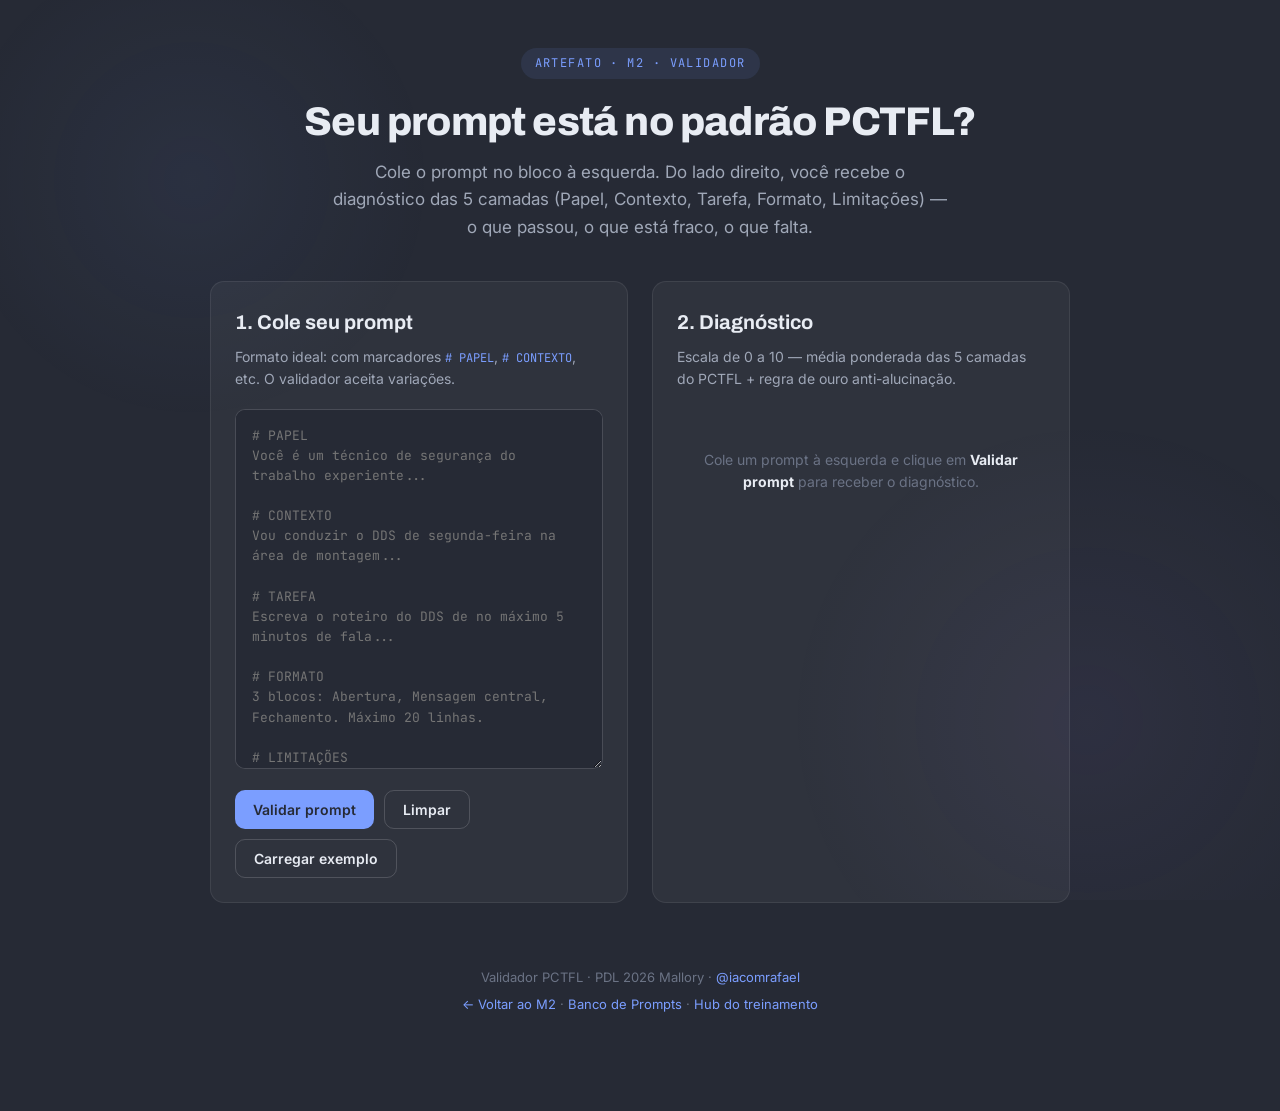
<file: artefatos/validador-prompt-pctfl.html>
<!DOCTYPE html>
<html lang="pt-BR">
<head>
<meta charset="UTF-8">
<meta name="viewport" content="width=device-width, initial-scale=1.0">
<title>Validador de Prompt PCTFL · Mallory PDL 2026</title>
<meta name="description" content="Cole seu prompt e receba diagnóstico das 5 camadas do PCTFL — Papel, Contexto, Tarefa, Formato, Limitações — com pontos fortes e o que ajustar antes de rodar.">
<link rel="preconnect" href="https://fonts.googleapis.com">
<link rel="preconnect" href="https://fonts.gstatic.com" crossorigin>
<link href="https://fonts.googleapis.com/css2?family=Archivo:wght@500;600;700;800&family=Inter:wght@400;500;600&family=JetBrains+Mono:wght@400;500&display=swap" rel="stylesheet">
<style>
  :root {
    --bg-dark: #262A35;
    --bg-light: #353A45;
    --bg-card: rgba(255,255,255,.045);
    --bg-card-hover: rgba(255,255,255,.08);
    --text: #E8ECF3;
    --text-muted: #A0A8B8;
    --text-dim: #6B7385;
    --accent: #7B9EFF;
    --accent-warm: #FF9E7B;
    --accent-purple: #B394FF;
    --success: #6EE7B7;
    --warning: #FBBF24;
    --danger: #F87171;
    --border: rgba(255,255,255,.08);
    --border-strong: rgba(255,255,255,.16);
    --radius-sm: 6px;
    --radius: 10px;
    --radius-lg: 14px;
    --shadow-md: 0 4px 12px rgba(0,0,0,.28);
    --shadow-lg: 0 12px 32px rgba(0,0,0,.4);
  }
  * { box-sizing: border-box; margin: 0; padding: 0; }
  body {
    font-family: 'Inter', system-ui, -apple-system, sans-serif;
    background: var(--bg-dark);
    color: var(--text);
    line-height: 1.6;
    min-height: 100vh;
    -webkit-font-smoothing: antialiased;
  }
  body::before, body::after {
    content: '';
    position: fixed;
    inset: 0;
    z-index: -1;
    pointer-events: none;
    opacity: .06;
    background-repeat: no-repeat;
    animation: blob 28s ease-in-out infinite;
  }
  body::before { background: radial-gradient(circle 400px at 15% 20%, var(--accent), transparent 60%); }
  body::after { background: radial-gradient(circle 500px at 85% 80%, var(--accent-purple), transparent 60%); animation-delay: -14s; animation-duration: 32s; }
  @keyframes blob { 0%,100% { transform: translate(0,0) scale(1);} 50% { transform: translate(20px,-30px) scale(1.05);} }
  @media (prefers-reduced-motion: reduce) { body::before, body::after { animation: none; } }

  .container { max-width: 900px; margin: 0 auto; padding: 48px 20px 96px; }

  header { text-align: center; margin-bottom: 40px; }
  .kicker {
    display: inline-block;
    font-family: 'JetBrains Mono', monospace;
    font-size: 12px;
    letter-spacing: .12em;
    text-transform: uppercase;
    color: var(--accent);
    background: rgba(123,158,255,.1);
    padding: 6px 14px;
    border-radius: 999px;
    margin-bottom: 20px;
  }
  h1 {
    font-family: 'Archivo', sans-serif;
    font-weight: 800;
    font-size: clamp(28px, 5vw, 40px);
    line-height: 1.15;
    letter-spacing: -.02em;
    margin-bottom: 14px;
  }
  header p { color: var(--text-muted); font-size: 17px; max-width: 620px; margin: 0 auto; }

  .layout { display: grid; grid-template-columns: 1fr; gap: 24px; }
  @media (min-width: 900px) { .layout { grid-template-columns: 1fr 1fr; } }

  .card {
    background: var(--bg-card);
    border: 1px solid var(--border);
    border-radius: var(--radius-lg);
    padding: 24px;
  }
  .card h2 {
    font-family: 'Archivo', sans-serif;
    font-size: 20px;
    font-weight: 700;
    margin-bottom: 8px;
  }
  .card-sub { color: var(--text-muted); font-size: 14px; margin-bottom: 18px; }

  .textarea-wrap { position: relative; }
  textarea {
    width: 100%;
    min-height: 360px;
    max-height: 60vh;
    background: var(--bg-dark);
    color: var(--text);
    border: 1px solid var(--border-strong);
    border-radius: var(--radius);
    padding: 16px;
    font-family: 'JetBrains Mono', monospace;
    font-size: 13px;
    line-height: 1.55;
    resize: vertical;
  }
  textarea:focus { outline: 2px solid var(--accent); outline-offset: 1px; border-color: var(--accent); }

  .actions { display: flex; gap: 10px; flex-wrap: wrap; margin-top: 14px; }
  .btn {
    font-family: 'Inter', sans-serif;
    font-weight: 600;
    font-size: 14px;
    padding: 10px 18px;
    border-radius: var(--radius);
    border: none;
    background: var(--accent);
    color: var(--bg-dark);
    cursor: pointer;
    transition: opacity .15s ease;
  }
  .btn:hover { opacity: .92; }
  .btn-secondary {
    background: transparent;
    border: 1px solid var(--border-strong);
    color: var(--text);
  }
  .btn-secondary:hover { background: var(--bg-card-hover); border-color: var(--accent); }

  .score {
    display: flex;
    align-items: baseline;
    gap: 12px;
    margin-bottom: 18px;
    padding-bottom: 18px;
    border-bottom: 1px solid var(--border);
  }
  .score-num {
    font-family: 'Archivo', sans-serif;
    font-size: 48px;
    font-weight: 800;
    line-height: 1;
    letter-spacing: -.02em;
  }
  .score-num.good { color: var(--success); }
  .score-num.mid { color: var(--warning); }
  .score-num.bad { color: var(--danger); }
  .score-out { color: var(--text-muted); font-size: 15px; }
  .score-label {
    font-family: 'JetBrains Mono', monospace;
    font-size: 12px;
    color: var(--text-dim);
    text-transform: uppercase;
    letter-spacing: .1em;
    margin-left: auto;
  }

  .check-list { display: flex; flex-direction: column; gap: 10px; }
  .check-item {
    display: flex;
    gap: 12px;
    align-items: flex-start;
    padding: 10px 12px;
    background: var(--bg-dark);
    border: 1px solid var(--border);
    border-radius: var(--radius);
    font-size: 14px;
  }
  .check-item.pass { border-left: 3px solid var(--success); }
  .check-item.warn { border-left: 3px solid var(--warning); }
  .check-item.fail { border-left: 3px solid var(--danger); }
  .check-icon { flex-shrink: 0; font-size: 16px; line-height: 1.4; }
  .check-icon.pass { color: var(--success); }
  .check-icon.warn { color: var(--warning); }
  .check-icon.fail { color: var(--danger); }
  .check-body strong {
    display: block;
    font-weight: 600;
    color: var(--text);
    margin-bottom: 2px;
    font-size: 14px;
  }
  .check-body span {
    color: var(--text-muted);
    font-size: 13px;
  }

  #verdict {
    margin-top: 20px;
    padding: 16px;
    border-radius: var(--radius);
    font-size: 14px;
    display: none;
  }
  #verdict.good { display: block; background: rgba(110,231,183,.08); border-left: 3px solid var(--success); }
  #verdict.mid { display: block; background: rgba(251,191,36,.06); border-left: 3px solid var(--warning); }
  #verdict.bad { display: block; background: rgba(248,113,113,.06); border-left: 3px solid var(--danger); }
  #verdict strong { display: block; font-size: 15px; margin-bottom: 6px; color: var(--text); }
  #verdict span { color: var(--text-muted); }

  .placeholder-state {
    text-align: center;
    padding: 40px 20px;
    color: var(--text-dim);
    font-size: 14px;
  }

  footer { margin-top: 64px; text-align: center; color: var(--text-dim); font-size: 13px; }
  footer a { color: var(--accent); text-decoration: none; }
  footer a:hover { text-decoration: underline; }

  @media print {
    body { background: white; color: black; }
    body::before, body::after { display: none; }
    .container { padding: 20px; max-width: 100%; }
    .actions { display: none; }
    .card { background: white; border: 1px solid #ddd; }
    textarea { background: white; color: black; border: 1px solid #ccc; }
    .check-item { background: #f7f8fa; }
    .check-body strong, h1, h2, .score-num { color: black; }
    .check-body span, .card-sub, header p { color: #444; }
  }
</style>
</head>
<body>

<div class="container">

<header>
  <span class="kicker">Artefato · M2 · Validador</span>
  <h1>Seu prompt está no padrão PCTFL?</h1>
  <p>Cole o prompt no bloco à esquerda. Do lado direito, você recebe o diagnóstico das 5 camadas (Papel, Contexto, Tarefa, Formato, Limitações) — o que passou, o que está fraco, o que falta.</p>
</header>

<div class="layout">

  <div class="card">
    <h2>1. Cole seu prompt</h2>
    <p class="card-sub">Formato ideal: com marcadores <code style="font-family:'JetBrains Mono',monospace;font-size:12px;color:var(--accent);"># PAPEL</code>, <code style="font-family:'JetBrains Mono',monospace;font-size:12px;color:var(--accent);"># CONTEXTO</code>, etc. O validador aceita variações.</p>
    <div class="textarea-wrap">
      <textarea id="prompt" placeholder="# PAPEL&#10;Você é um técnico de segurança do trabalho experiente...&#10;&#10;# CONTEXTO&#10;Vou conduzir o DDS de segunda-feira na área de montagem...&#10;&#10;# TAREFA&#10;Escreva o roteiro do DDS de no máximo 5 minutos de fala...&#10;&#10;# FORMATO&#10;3 blocos: Abertura, Mensagem central, Fechamento. Máximo 20 linhas.&#10;&#10;# LIMITAÇÕES&#10;Se faltar informação, pergunte. Não invente.&#10;Não cite norma ou número de NR." aria-label="Cole seu prompt aqui"></textarea>
    </div>
    <div class="actions">
      <button class="btn" id="validateBtn" type="button">Validar prompt</button>
      <button class="btn btn-secondary" id="clearBtn" type="button">Limpar</button>
      <button class="btn btn-secondary" id="exampleBtn" type="button">Carregar exemplo</button>
    </div>
  </div>

  <div class="card" id="resultCard">
    <h2>2. Diagnóstico</h2>
    <p class="card-sub">Escala de 0 a 10 — média ponderada das 5 camadas do PCTFL + regra de ouro anti-alucinação.</p>
    <div id="resultBody">
      <div class="placeholder-state">Cole um prompt à esquerda e clique em <strong style="color:var(--text);">Validar prompt</strong> para receber o diagnóstico.</div>
    </div>
  </div>

</div>

<footer>
  <p>Validador PCTFL · PDL 2026 Mallory · <a href="https://www.instagram.com/iacomrafael/" target="_blank" rel="noopener">@iacomrafael</a></p>
  <p style="margin-top:6px;"><a href="../m2/">← Voltar ao M2</a> · <a href="../banco-de-prompts/">Banco de Prompts</a> · <a href="../">Hub do treinamento</a></p>
</footer>

</div>

<script>
(function() {
  'use strict';

  const EXAMPLE = `# PAPEL
Você é um técnico de segurança do trabalho experiente em fábrica de eletroportáteis.

# CONTEXTO
Vou conduzir o DDS (Diálogo Diário de Segurança) de segunda-feira na área de montagem.
Tema: uso correto de EPI — luvas e óculos. Motivo: na semana passada houve 2 registros
de operadores sem óculos na bancada de rebarbação. Equipe: 14 pessoas, turno da manhã.
Já falamos deste tema no mês passado — não pode ficar repetitivo.

# TAREFA
Escreva o roteiro do DDS de no máximo 5 minutos de fala, com uma pergunta para
abrir conversa com o time e um fechamento que peça compromisso prático.

# FORMATO
3 blocos: Abertura (com a pergunta) · Mensagem central (com exemplo concreto) ·
Fechamento (com o compromisso). Máximo 20 linhas. Linguagem falada, direta.

# LIMITAÇÕES
Se faltar informação, pergunte. Não invente.
Não cite norma ou número de NR — se precisar, eu confirmo na fonte e acrescento.`;

  const textarea = document.getElementById('prompt');
  const validateBtn = document.getElementById('validateBtn');
  const clearBtn = document.getElementById('clearBtn');
  const exampleBtn = document.getElementById('exampleBtn');
  const resultBody = document.getElementById('resultBody');

  // Regex helpers para detectar seções
  const RE = {
    papel: /(^|\n)\s*#\s*PAPEL\b|(^|\n)\s*(Papel|PAPEL)\s*:/i,
    contexto: /(^|\n)\s*#\s*CONTEXTO\b|(^|\n)\s*(Contexto|CONTEXTO)\s*:/i,
    tarefa: /(^|\n)\s*#\s*TAREFA\b|(^|\n)\s*(Tarefa|TAREFA)\s*:/i,
    formato: /(^|\n)\s*#\s*FORMATO\b|(^|\n)\s*(Formato|FORMATO)\s*:/i,
    limitacoes: /(^|\n)\s*#\s*LIMITA[ÇC][ÕO]ES\b|(^|\n)\s*(Limita[çc][õo]es|LIMITA[ÇC][ÕO]ES)\s*:/i,
    regraOuro: /se\s+faltar\s+informa[çc][ãa]o|n[ãa]o\s+invent[ea]|pergunte\s+antes/i,
    verboForte: /\b(escreva|redija|resuma|analise|classifique|compare|monte|organize|liste|identifique|proponha|crie|transforme|estrutur[ea]|calcul[ea]|extrai|extraia|traduz[ea]|revise)\b/i,
    placeholder: /\[[^\]]{2,}\]/,
    antiInvencao: /n[ãa]o\s+invent[ea]|n[ãa]o\s+complet[ea]|n[ãa]o\s+cite\s+[a-zA-Z]+\s+que\s+n[ãa]o|use\s+apenas/i,
    critSucesso: /(^|\n)\s*#\s*CRIT[ÉE]RIO\s+DE\s+SUCESSO/i,
    critNegativo: /(^|\n)\s*#\s*CRIT[ÉE]RIO\s+NEGATIVO/i
  };

  function extractSection(text, sectionName) {
    // Retorna o conteúdo até o próximo # ou EOF
    const patterns = [
      new RegExp('#\\s*' + sectionName + '\\b([\\s\\S]*?)(?=\\n\\s*#\\s*|$)', 'i'),
      new RegExp('(?:^|\\n)\\s*' + sectionName + '\\s*:([\\s\\S]*?)(?=\\n\\s*[A-Z][A-Za-z]+\\s*:|$)', 'i')
    ];
    for (const re of patterns) {
      const m = text.match(re);
      if (m && m[1]) return m[1].trim();
    }
    return null;
  }

  function validate(text) {
    const t = (text || '').trim();
    if (!t) return null;

    const checks = [];

    // 1. Papel
    if (RE.papel.test(t)) {
      const section = extractSection(t, 'PAPEL');
      if (section && section.length > 20) {
        checks.push({ status: 'pass', title: 'Papel definido', detail: 'Seção PAPEL presente e com substância.' });
      } else {
        checks.push({ status: 'warn', title: 'Papel presente mas raso', detail: 'Detalhe mais quem a IA deve ser — experiência, área, tom.' });
      }
    } else {
      checks.push({ status: 'fail', title: 'Papel ausente', detail: 'Adicione uma seção "# PAPEL" definindo quem a IA deve ser.' });
    }

    // 2. Contexto
    if (RE.contexto.test(t)) {
      const section = extractSection(t, 'CONTEXTO');
      if (section && section.length > 40) {
        checks.push({ status: 'pass', title: 'Contexto rico', detail: 'Situação clara — a IA sabe onde você trabalha e o que está em jogo.' });
      } else {
        checks.push({ status: 'warn', title: 'Contexto curto demais', detail: 'Adicione detalhes reais: sua função, o que aconteceu, o que precisa. Sem eles, resposta genérica.' });
      }
    } else {
      checks.push({ status: 'fail', title: 'Contexto ausente', detail: 'Adicione "# CONTEXTO" com a situação real — é o que separa resposta útil de resposta genérica.' });
    }

    // 3. Tarefa
    if (RE.tarefa.test(t)) {
      const section = extractSection(t, 'TAREFA');
      if (section && RE.verboForte.test(section)) {
        checks.push({ status: 'pass', title: 'Tarefa com verbo claro', detail: 'Ação nomeada com verbo forte — a IA sabe exatamente o que fazer.' });
      } else if (section) {
        checks.push({ status: 'warn', title: 'Tarefa sem verbo forte', detail: 'Troque "me ajude com" por verbo direto: escreva, resuma, analise, classifique, monte, liste.' });
      } else {
        checks.push({ status: 'fail', title: 'Tarefa vazia', detail: 'A seção TAREFA existe mas está sem conteúdo.' });
      }
    } else {
      checks.push({ status: 'fail', title: 'Tarefa ausente', detail: 'Adicione "# TAREFA" com verbo claro do que a IA deve fazer.' });
    }

    // 4. Formato
    if (RE.formato.test(t)) {
      const section = extractSection(t, 'FORMATO');
      if (section && section.length > 15) {
        checks.push({ status: 'pass', title: 'Formato especificado', detail: 'Estrutura de saída definida — sem loteria de formato.' });
      } else {
        checks.push({ status: 'warn', title: 'Formato genérico', detail: 'Diga como quer receber: tabela, bullets, texto de X linhas, blocos nomeados.' });
      }
    } else {
      checks.push({ status: 'fail', title: 'Formato ausente', detail: 'Sem "# FORMATO", a IA escolhe sozinha — quase sempre errado.' });
    }

    // 5. Limitações
    let temLimitacoes = false;
    if (RE.limitacoes.test(t)) {
      temLimitacoes = true;
      const section = extractSection(t, 'LIMITAÇÕES') || extractSection(t, 'LIMITACOES');
      if (section && section.length > 10) {
        checks.push({ status: 'pass', title: 'Limitações presentes', detail: 'Fronteiras do que a IA não deve fazer — anti-alucinação começa aqui.' });
      } else {
        checks.push({ status: 'warn', title: 'Limitações vagas', detail: 'Explicite: não invente, não complete lacunas, não use dados fora do contexto.' });
      }
    } else {
      checks.push({ status: 'fail', title: 'Limitações ausentes', detail: 'Sem "# LIMITAÇÕES", a IA preenche buracos com invenção. Sempre inclua.' });
    }

    // 6. Regra de ouro anti-alucinação
    if (RE.regraOuro.test(t)) {
      checks.push({ status: 'pass', title: 'Regra de ouro presente', detail: '"Se faltar informação, pergunte. Não invente." — o hábito de segurança mais barato que existe.' });
    } else if (temLimitacoes) {
      checks.push({ status: 'warn', title: 'Falta a regra de ouro', detail: 'Nas Limitações, adicione: "Se faltar informação, pergunte. Não invente."' });
    } else {
      checks.push({ status: 'fail', title: 'Sem regra anti-alucinação', detail: 'Adicione "Se faltar informação, pergunte. Não invente." — regra de ouro do treinamento.' });
    }

    // Bônus qualitativo (não conta pra 5 core, aparecem só como dica)
    const bonus = [];
    if (RE.placeholder.test(t)) {
      bonus.push({ status: 'pass', title: 'Reutilizável', detail: 'Placeholders entre [colchetes] — o prompt vira ativo, não peça descartável.' });
    }
    if (RE.critSucesso.test(t)) {
      bonus.push({ status: 'pass', title: 'PCTFL avançado: Critério de Sucesso', detail: 'Você especificou como saber se a resposta cumpriu — nível T2.' });
    }
    if (RE.critNegativo.test(t)) {
      bonus.push({ status: 'pass', title: 'PCTFL avançado: Critério Negativo', detail: 'Você bloqueou o que a resposta NÃO pode ser — nível T2.' });
    }
    if (RE.antiInvencao.test(t) && !RE.regraOuro.test(t)) {
      bonus.push({ status: 'pass', title: 'Anti-invenção presente', detail: 'Você restringe a IA de completar com dado inventado.' });
    }

    // Score: 5 checks core + regra de ouro = 6. Pesos:
    // Papel/Contexto/Tarefa: peso 2 cada (=6)
    // Formato/Limitações/Regra de ouro: peso 1 cada (=3). Não, deixa igual.
    // Simplificando: 10 pontos totais. Papel=2, Contexto=2, Tarefa=2, Formato=1.5, Limit=1.5, RegraOuro=1
    const pesos = [2, 2, 2, 1.5, 1.5, 1];
    let score = 0;
    checks.slice(0, 6).forEach((c, i) => {
      if (c.status === 'pass') score += pesos[i];
      else if (c.status === 'warn') score += pesos[i] * 0.5;
    });
    // arredonda pra 1 decimal
    score = Math.round(score * 10) / 10;

    return { checks, bonus, score };
  }

  function render(result) {
    if (!result) {
      resultBody.innerHTML = '<div class="placeholder-state">Cole um prompt à esquerda e clique em <strong style="color:var(--text);">Validar prompt</strong> para receber o diagnóstico.</div>';
      return;
    }
    const { checks, bonus, score } = result;
    let scoreClass = 'bad';
    let verdictClass = 'bad';
    let verdictTitle = 'Reescreva antes de rodar';
    let verdictText = 'Faltam camadas essenciais. Com esse prompt, a resposta vai vir genérica ou inventada. Adicione as camadas marcadas em vermelho antes de enviar.';
    if (score >= 8) {
      scoreClass = 'good'; verdictClass = 'good';
      verdictTitle = 'Prompt sólido — pode rodar';
      verdictText = 'Todas as camadas essenciais estão presentes. Rode no Claude e aplique a validação de 30 segundos na resposta (fonte / coerência / seu conhecimento).';
    } else if (score >= 5) {
      scoreClass = 'mid'; verdictClass = 'mid';
      verdictTitle = 'Bom, mas pode reforçar antes';
      verdictText = 'A estrutura existe, mas algumas camadas estão fracas. Ajuste os pontos amarelos e você reduz muito o risco de resposta rasa.';
    }

    let html = '';
    html += '<div class="score">';
    html += '  <span class="score-num ' + scoreClass + '">' + score + '</span>';
    html += '  <span class="score-out">/ 10</span>';
    html += '  <span class="score-label">Score PCTFL</span>';
    html += '</div>';

    html += '<div class="check-list">';
    checks.forEach(c => {
      const icon = c.status === 'pass' ? '✓' : c.status === 'warn' ? '⚠' : '✗';
      html += '<div class="check-item ' + c.status + '">';
      html += '  <span class="check-icon ' + c.status + '">' + icon + '</span>';
      html += '  <div class="check-body"><strong>' + escapeHtml(c.title) + '</strong><span>' + escapeHtml(c.detail) + '</span></div>';
      html += '</div>';
    });
    html += '</div>';

    if (bonus.length) {
      html += '<h3 style="font-family:Archivo,sans-serif;font-size:13px;color:var(--text);text-transform:uppercase;letter-spacing:.06em;margin:24px 0 10px;">Ganchos avançados detectados</h3>';
      html += '<div class="check-list">';
      bonus.forEach(c => {
        html += '<div class="check-item pass">';
        html += '  <span class="check-icon pass">★</span>';
        html += '  <div class="check-body"><strong>' + escapeHtml(c.title) + '</strong><span>' + escapeHtml(c.detail) + '</span></div>';
        html += '</div>';
      });
      html += '</div>';
    }

    html += '<div id="verdict" class="' + verdictClass + '"><strong>' + escapeHtml(verdictTitle) + '</strong><span>' + escapeHtml(verdictText) + '</span></div>';

    resultBody.innerHTML = html;
    // Trigger verdict visibility
    const v = document.getElementById('verdict');
    if (v) v.classList.add(verdictClass);
  }

  function escapeHtml(s) {
    return String(s).replace(/[&<>"']/g, c => ({'&':'&amp;','<':'&lt;','>':'&gt;','"':'&quot;',"'":'&#39;'}[c]));
  }

  validateBtn.addEventListener('click', () => {
    const result = validate(textarea.value);
    render(result);
  });

  clearBtn.addEventListener('click', () => {
    textarea.value = '';
    render(null);
    textarea.focus();
  });

  exampleBtn.addEventListener('click', () => {
    textarea.value = EXAMPLE;
    render(validate(EXAMPLE));
  });

  // Ctrl/Cmd+Enter para validar
  textarea.addEventListener('keydown', (e) => {
    if ((e.metaKey || e.ctrlKey) && e.key === 'Enter') {
      validateBtn.click();
    }
  });

})();
</script>

</body>
</html>
</file>
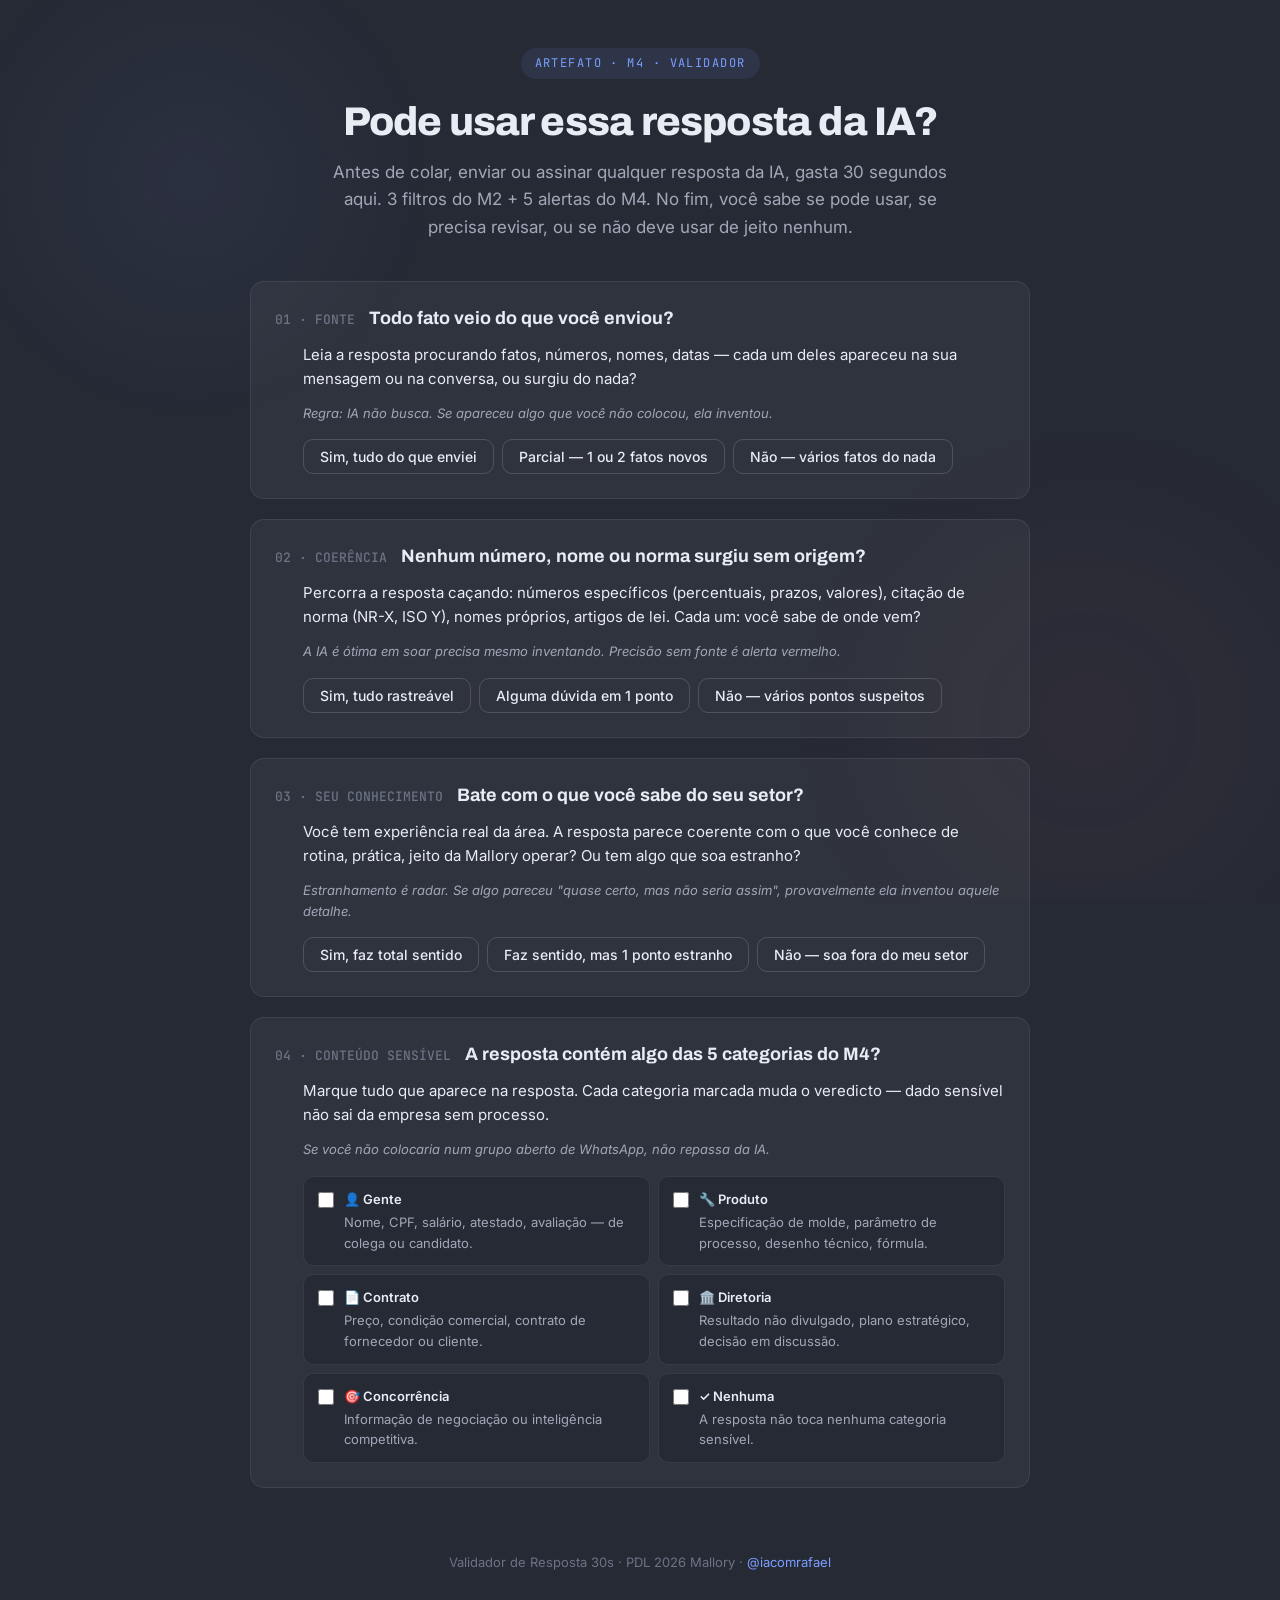
<file: artefatos/validador-resposta-ia.html>
<!DOCTYPE html>
<html lang="pt-BR">
<head>
<meta charset="UTF-8">
<meta name="viewport" content="width=device-width, initial-scale=1.0">
<title>Validador de Resposta da IA · 30 Segundos · Mallory PDL 2026</title>
<meta name="description" content="Validação em 30 segundos antes de usar qualquer resposta da IA: Fonte, Coerência e Seu Conhecimento — mais 5 alertas de conteúdo sensível do M4.">
<link rel="preconnect" href="https://fonts.googleapis.com">
<link rel="preconnect" href="https://fonts.gstatic.com" crossorigin>
<link href="https://fonts.googleapis.com/css2?family=Archivo:wght@500;600;700;800&family=Inter:wght@400;500;600&family=JetBrains+Mono:wght@400;500&display=swap" rel="stylesheet">
<style>
  :root {
    --bg-dark: #262A35;
    --bg-light: #353A45;
    --bg-card: rgba(255,255,255,.045);
    --bg-card-hover: rgba(255,255,255,.08);
    --text: #E8ECF3;
    --text-muted: #A0A8B8;
    --text-dim: #6B7385;
    --accent: #7B9EFF;
    --accent-purple: #B394FF;
    --success: #6EE7B7;
    --warning: #FBBF24;
    --danger: #F87171;
    --border: rgba(255,255,255,.08);
    --border-strong: rgba(255,255,255,.16);
    --radius-sm: 6px;
    --radius: 10px;
    --radius-lg: 14px;
    --shadow-md: 0 4px 12px rgba(0,0,0,.28);
    --shadow-lg: 0 12px 32px rgba(0,0,0,.4);
  }
  * { box-sizing: border-box; margin: 0; padding: 0; }
  body {
    font-family: 'Inter', system-ui, -apple-system, sans-serif;
    background: var(--bg-dark);
    color: var(--text);
    line-height: 1.6;
    min-height: 100vh;
    -webkit-font-smoothing: antialiased;
  }
  body::before, body::after {
    content: '';
    position: fixed;
    inset: 0;
    z-index: -1;
    pointer-events: none;
    opacity: .06;
    background-repeat: no-repeat;
    animation: blob 28s ease-in-out infinite;
  }
  body::before { background: radial-gradient(circle 400px at 15% 20%, var(--accent), transparent 60%); }
  body::after { background: radial-gradient(circle 500px at 85% 80%, var(--danger), transparent 60%); animation-delay: -14s; animation-duration: 32s; opacity: .04; }
  @keyframes blob { 0%,100% { transform: translate(0,0) scale(1);} 50% { transform: translate(20px,-30px) scale(1.05);} }
  @media (prefers-reduced-motion: reduce) { body::before, body::after { animation: none; } }

  .container { max-width: 820px; margin: 0 auto; padding: 48px 20px 96px; }

  header { text-align: center; margin-bottom: 40px; }
  .kicker {
    display: inline-block;
    font-family: 'JetBrains Mono', monospace;
    font-size: 12px;
    letter-spacing: .12em;
    text-transform: uppercase;
    color: var(--accent);
    background: rgba(123,158,255,.1);
    padding: 6px 14px;
    border-radius: 999px;
    margin-bottom: 20px;
  }
  h1 {
    font-family: 'Archivo', sans-serif;
    font-weight: 800;
    font-size: clamp(28px, 5vw, 40px);
    line-height: 1.15;
    letter-spacing: -.02em;
    margin-bottom: 14px;
  }
  header p { color: var(--text-muted); font-size: 17px; max-width: 620px; margin: 0 auto; }

  .steps { display: flex; flex-direction: column; gap: 20px; }

  .step {
    background: var(--bg-card);
    border: 1px solid var(--border);
    border-radius: var(--radius-lg);
    padding: 24px;
    transition: border-color .2s ease;
  }
  .step.answered { border-color: var(--border-strong); }
  .step-header {
    display: flex;
    gap: 14px;
    align-items: baseline;
    margin-bottom: 12px;
  }
  .step-num {
    font-family: 'JetBrains Mono', monospace;
    font-size: 13px;
    color: var(--text-dim);
    font-weight: 500;
    flex-shrink: 0;
  }
  .step-title {
    font-family: 'Archivo', sans-serif;
    font-weight: 700;
    font-size: 18px;
    line-height: 1.35;
  }
  .step-question {
    color: var(--text);
    font-size: 15px;
    margin: 4px 0 12px 28px;
  }
  .step-hint {
    color: var(--text-muted);
    font-size: 13px;
    margin: 0 0 16px 28px;
    font-style: italic;
  }
  .step-actions {
    display: flex;
    gap: 8px;
    margin-left: 28px;
    flex-wrap: wrap;
  }
  .btn {
    font-family: 'Inter', sans-serif;
    font-weight: 500;
    font-size: 14px;
    padding: 8px 16px;
    border-radius: var(--radius);
    border: 1px solid var(--border-strong);
    background: transparent;
    color: var(--text);
    cursor: pointer;
    transition: all .15s ease;
  }
  .btn:hover { background: var(--bg-card-hover); border-color: var(--accent); }
  .btn.sel-yes {
    background: rgba(110,231,183,.15);
    border-color: var(--success);
    color: var(--success);
    font-weight: 600;
  }
  .btn.sel-mid {
    background: rgba(251,191,36,.12);
    border-color: var(--warning);
    color: var(--warning);
    font-weight: 600;
  }
  .btn.sel-no {
    background: rgba(248,113,113,.12);
    border-color: var(--danger);
    color: var(--danger);
    font-weight: 600;
  }

  /* Red flags checklist */
  .flags-grid {
    display: grid;
    grid-template-columns: 1fr;
    gap: 8px;
    margin-left: 28px;
  }
  @media (min-width: 600px) { .flags-grid { grid-template-columns: 1fr 1fr; } }
  .flag {
    display: flex;
    align-items: flex-start;
    gap: 10px;
    padding: 12px 14px;
    background: var(--bg-dark);
    border: 1px solid var(--border);
    border-radius: var(--radius);
    cursor: pointer;
    transition: all .15s ease;
  }
  .flag:hover { border-color: var(--border-strong); }
  .flag.checked { border-color: var(--danger); background: rgba(248,113,113,.06); }
  .flag input {
    margin-top: 3px;
    flex-shrink: 0;
    width: 16px;
    height: 16px;
    accent-color: var(--danger);
    cursor: pointer;
  }
  .flag-text { font-size: 13px; }
  .flag-text strong { display: block; color: var(--text); font-weight: 600; margin-bottom: 2px; }
  .flag-text span { color: var(--text-muted); }

  /* Verdict */
  #verdict {
    margin-top: 32px;
    padding: 32px 28px;
    border-radius: var(--radius-lg);
    display: none;
    box-shadow: var(--shadow-lg);
  }
  #verdict.visible { display: block; animation: fadeIn .4s ease; }
  @keyframes fadeIn { from { opacity: 0; transform: translateY(12px);} to { opacity: 1; transform: translateY(0);} }
  #verdict.green { background: linear-gradient(135deg, rgba(110,231,183,.1), rgba(110,231,183,.02)); border: 1px solid rgba(110,231,183,.3); }
  #verdict.yellow { background: linear-gradient(135deg, rgba(251,191,36,.08), rgba(251,191,36,.02)); border: 1px solid rgba(251,191,36,.3); }
  #verdict.red { background: linear-gradient(135deg, rgba(248,113,113,.08), rgba(248,113,113,.02)); border: 1px solid rgba(248,113,113,.3); }
  .verdict-icon { font-size: 40px; line-height: 1; margin-bottom: 12px; }
  .verdict-title {
    font-family: 'Archivo', sans-serif;
    font-weight: 800;
    font-size: clamp(22px, 4vw, 28px);
    letter-spacing: -.01em;
    margin-bottom: 10px;
  }
  #verdict.green .verdict-title { color: var(--success); }
  #verdict.yellow .verdict-title { color: var(--warning); }
  #verdict.red .verdict-title { color: var(--danger); }
  .verdict-desc { color: var(--text-muted); font-size: 15px; margin-bottom: 20px; }
  .verdict-actions { margin-top: 20px; }
  .verdict-actions h3 {
    font-family: 'Archivo', sans-serif;
    font-size: 13px;
    text-transform: uppercase;
    letter-spacing: .06em;
    color: var(--text);
    margin-bottom: 10px;
  }
  .verdict-actions ul { list-style: none; padding: 0; }
  .verdict-actions li {
    padding: 6px 0 6px 24px;
    position: relative;
    color: var(--text-muted);
    font-size: 14px;
  }
  .verdict-actions li::before {
    content: '→';
    position: absolute;
    left: 0;
    color: var(--accent);
    font-weight: 700;
  }

  .reset-actions {
    display: flex;
    gap: 12px;
    flex-wrap: wrap;
    margin-top: 32px;
    padding-top: 20px;
    border-top: 1px solid var(--border);
  }
  .btn-secondary {
    padding: 12px 20px;
    background: transparent;
    border: 1px solid var(--border-strong);
    border-radius: var(--radius);
    color: var(--text);
    font-family: 'Inter', sans-serif;
    font-weight: 500;
    font-size: 14px;
    cursor: pointer;
    text-decoration: none;
    display: inline-block;
    transition: all .15s ease;
  }
  .btn-secondary:hover { background: var(--bg-card-hover); border-color: var(--accent); }

  .mata-callout {
    margin-top: 24px;
    padding: 16px 20px;
    background: rgba(251,191,36,.05);
    border-left: 3px solid var(--warning);
    border-radius: var(--radius-sm);
    font-size: 13px;
    color: var(--text-muted);
  }
  .mata-callout strong { color: var(--text); }

  footer { margin-top: 64px; text-align: center; color: var(--text-dim); font-size: 13px; }
  footer a { color: var(--accent); text-decoration: none; }
  footer a:hover { text-decoration: underline; }

  @media print {
    body { background: white; color: black; }
    body::before, body::after { display: none; }
    .container { padding: 20px; max-width: 100%; }
    .step-actions, .reset-actions { display: none; }
    .step { background: white; border: 1px solid #ddd; }
    .flag { background: #f7f8fa; }
    #verdict.green, #verdict.yellow, #verdict.red { background: #f7f8fa; border: 1px solid #ccc; }
    .step-title, .verdict-title, h1, .flag-text strong { color: black; }
    .step-question, .verdict-desc, .flag-text span, header p, .verdict-actions li { color: #444; }
    .btn.sel-yes::after { content: ' ✓'; color: green; }
    .btn.sel-mid::after { content: ' ~'; color: orange; }
    .btn.sel-no::after { content: ' ✗'; color: red; }
  }
</style>
</head>
<body>

<div class="container">

<header>
  <span class="kicker">Artefato · M4 · Validador</span>
  <h1>Pode usar essa resposta da IA?</h1>
  <p>Antes de colar, enviar ou assinar qualquer resposta da IA, gasta 30 segundos aqui. 3 filtros do M2 + 5 alertas do M4. No fim, você sabe se pode usar, se precisa revisar, ou se não deve usar de jeito nenhum.</p>
</header>

<main class="steps" id="steps">

  <div class="step" data-step="fonte">
    <div class="step-header">
      <span class="step-num">01 · FONTE</span>
      <span class="step-title">Todo fato veio do que você enviou?</span>
    </div>
    <p class="step-question">Leia a resposta procurando fatos, números, nomes, datas — cada um deles apareceu na sua mensagem ou na conversa, ou surgiu do nada?</p>
    <p class="step-hint">Regra: IA não busca. Se apareceu algo que você não colocou, ela inventou.</p>
    <div class="step-actions">
      <button class="btn" data-step="fonte" data-a="yes">Sim, tudo do que enviei</button>
      <button class="btn" data-step="fonte" data-a="mid">Parcial — 1 ou 2 fatos novos</button>
      <button class="btn" data-step="fonte" data-a="no">Não — vários fatos do nada</button>
    </div>
  </div>

  <div class="step" data-step="coerencia">
    <div class="step-header">
      <span class="step-num">02 · COERÊNCIA</span>
      <span class="step-title">Nenhum número, nome ou norma surgiu sem origem?</span>
    </div>
    <p class="step-question">Percorra a resposta caçando: números específicos (percentuais, prazos, valores), citação de norma (NR-X, ISO Y), nomes próprios, artigos de lei. Cada um: você sabe de onde vem?</p>
    <p class="step-hint">A IA é ótima em soar precisa mesmo inventando. Precisão sem fonte é alerta vermelho.</p>
    <div class="step-actions">
      <button class="btn" data-step="coerencia" data-a="yes">Sim, tudo rastreável</button>
      <button class="btn" data-step="coerencia" data-a="mid">Alguma dúvida em 1 ponto</button>
      <button class="btn" data-step="coerencia" data-a="no">Não — vários pontos suspeitos</button>
    </div>
  </div>

  <div class="step" data-step="conhecimento">
    <div class="step-header">
      <span class="step-num">03 · SEU CONHECIMENTO</span>
      <span class="step-title">Bate com o que você sabe do seu setor?</span>
    </div>
    <p class="step-question">Você tem experiência real da área. A resposta parece coerente com o que você conhece de rotina, prática, jeito da Mallory operar? Ou tem algo que soa estranho?</p>
    <p class="step-hint">Estranhamento é radar. Se algo pareceu "quase certo, mas não seria assim", provavelmente ela inventou aquele detalhe.</p>
    <div class="step-actions">
      <button class="btn" data-step="conhecimento" data-a="yes">Sim, faz total sentido</button>
      <button class="btn" data-step="conhecimento" data-a="mid">Faz sentido, mas 1 ponto estranho</button>
      <button class="btn" data-step="conhecimento" data-a="no">Não — soa fora do meu setor</button>
    </div>
  </div>

  <div class="step" data-step="flags">
    <div class="step-header">
      <span class="step-num">04 · CONTEÚDO SENSÍVEL</span>
      <span class="step-title">A resposta contém algo das 5 categorias do M4?</span>
    </div>
    <p class="step-question">Marque tudo que aparece na resposta. Cada categoria marcada muda o veredicto — dado sensível não sai da empresa sem processo.</p>
    <p class="step-hint">Se você não colocaria num grupo aberto de WhatsApp, não repassa da IA.</p>
    <div class="flags-grid">
      <label class="flag" data-flag="gente">
        <input type="checkbox" data-flag="gente">
        <span class="flag-text"><strong>👤 Gente</strong><span>Nome, CPF, salário, atestado, avaliação — de colega ou candidato.</span></span>
      </label>
      <label class="flag" data-flag="produto">
        <input type="checkbox" data-flag="produto">
        <span class="flag-text"><strong>🔧 Produto</strong><span>Especificação de molde, parâmetro de processo, desenho técnico, fórmula.</span></span>
      </label>
      <label class="flag" data-flag="contrato">
        <input type="checkbox" data-flag="contrato">
        <span class="flag-text"><strong>📄 Contrato</strong><span>Preço, condição comercial, contrato de fornecedor ou cliente.</span></span>
      </label>
      <label class="flag" data-flag="diretoria">
        <input type="checkbox" data-flag="diretoria">
        <span class="flag-text"><strong>🏛️ Diretoria</strong><span>Resultado não divulgado, plano estratégico, decisão em discussão.</span></span>
      </label>
      <label class="flag" data-flag="concorrencia">
        <input type="checkbox" data-flag="concorrencia">
        <span class="flag-text"><strong>🎯 Concorrência</strong><span>Informação de negociação ou inteligência competitiva.</span></span>
      </label>
      <label class="flag" data-flag="none">
        <input type="checkbox" data-flag="none">
        <span class="flag-text"><strong>✓ Nenhuma</strong><span>A resposta não toca nenhuma categoria sensível.</span></span>
      </label>
    </div>
  </div>

</main>

<section id="verdict" aria-live="polite">
  <div class="verdict-icon" id="verdictIcon">—</div>
  <h2 class="verdict-title" id="verdictTitle">—</h2>
  <p class="verdict-desc" id="verdictDesc">—</p>
  <div class="verdict-actions">
    <h3 id="verdictNextTitle">Próximos passos</h3>
    <ul id="verdictNext"></ul>
  </div>

  <div class="mata-callout">
    <strong>Caso-âncora: Mata v. Avianca (2023)</strong> — advogados enviaram à Justiça uma petição com 6 decisões judiciais que o ChatGPT inventou. Plausíveis, confiantes, falsas. Sanção pública e dano de reputação. O erro não foi usar IA — foi <strong>não verificar</strong>. É por isso que existe esse validador.
  </div>

  <div class="reset-actions">
    <a href="../m4/" class="btn-secondary">← Voltar ao M4</a>
    <a href="../" class="btn-secondary">Hub do treinamento</a>
    <button class="btn-secondary" id="resetBtn" type="button">Nova validação</button>
  </div>
</section>

<footer>
  <p>Validador de Resposta 30s · PDL 2026 Mallory · <a href="https://www.instagram.com/iacomrafael/" target="_blank" rel="noopener">@iacomrafael</a></p>
</footer>

</div>

<script>
(function() {
  'use strict';

  const STORAGE_KEY = 'mallory-validador-resposta';
  const state = {
    fonte: null,
    coerencia: null,
    conhecimento: null,
    flags: { gente: false, produto: false, contrato: false, diretoria: false, concorrencia: false, none: false }
  };

  // Restaurar estado
  try {
    const saved = JSON.parse(localStorage.getItem(STORAGE_KEY) || 'null');
    if (saved) {
      Object.assign(state, saved);
      if (state.fonte) applyFilter('fonte', state.fonte);
      if (state.coerencia) applyFilter('coerencia', state.coerencia);
      if (state.conhecimento) applyFilter('conhecimento', state.conhecimento);
      Object.keys(state.flags).forEach(f => {
        if (state.flags[f]) {
          const cb = document.querySelector(`input[data-flag="${f}"]`);
          const el = document.querySelector(`label.flag[data-flag="${f}"]`);
          if (cb) cb.checked = true;
          if (el) el.classList.add('checked');
        }
      });
      compute(false);
    }
  } catch (e) { /* ignore */ }

  // Filter buttons (fonte/coerência/conhecimento)
  document.querySelectorAll('.btn[data-step]').forEach(btn => {
    btn.addEventListener('click', function() {
      const step = this.dataset.step;
      const a = this.dataset.a;
      state[step] = a;
      applyFilter(step, a);
      save();
      compute(true);
    });
  });

  // Flag checkboxes
  document.querySelectorAll('input[data-flag]').forEach(cb => {
    cb.addEventListener('change', function() {
      const f = this.dataset.flag;
      const label = this.closest('label.flag');
      // "Nenhuma" é exclusivo
      if (f === 'none' && this.checked) {
        // desmarca outros
        Object.keys(state.flags).forEach(k => {
          if (k !== 'none') {
            state.flags[k] = false;
            const otherCb = document.querySelector(`input[data-flag="${k}"]`);
            const otherLabel = document.querySelector(`label.flag[data-flag="${k}"]`);
            if (otherCb) otherCb.checked = false;
            if (otherLabel) otherLabel.classList.remove('checked');
          }
        });
        state.flags.none = true;
        label.classList.add('checked');
      } else if (f !== 'none' && this.checked) {
        // desmarca "none"
        state.flags.none = false;
        const noneCb = document.querySelector(`input[data-flag="none"]`);
        const noneLabel = document.querySelector(`label.flag[data-flag="none"]`);
        if (noneCb) noneCb.checked = false;
        if (noneLabel) noneLabel.classList.remove('checked');
        state.flags[f] = true;
        label.classList.add('checked');
      } else {
        state.flags[f] = false;
        label.classList.remove('checked');
      }
      save();
      compute(true);
    });
  });

  function applyFilter(step, a) {
    const stepEl = document.querySelector(`.step[data-step="${step}"]`);
    if (!stepEl) return;
    stepEl.classList.add('answered');
    stepEl.querySelectorAll('.btn').forEach(b => b.classList.remove('sel-yes', 'sel-mid', 'sel-no'));
    const sel = stepEl.querySelector(`.btn[data-a="${a}"]`);
    if (sel) sel.classList.add(a === 'yes' ? 'sel-yes' : a === 'mid' ? 'sel-mid' : 'sel-no');
  }

  function compute(scroll) {
    // Precisa ter os 3 filtros respondidos + alguma flag decidida
    const flagsChosen = Object.values(state.flags).some(v => v);
    if (!state.fonte || !state.coerencia || !state.conhecimento || !flagsChosen) {
      return;
    }
    const yesCount = ['fonte','coerencia','conhecimento'].filter(k => state[k] === 'yes').length;
    const noCount = ['fonte','coerencia','conhecimento'].filter(k => state[k] === 'no').length;
    const midCount = 3 - yesCount - noCount;
    const dangerFlags = ['gente','produto','contrato','diretoria','concorrencia'].filter(f => state.flags[f]).length;

    let color, icon, title, desc, next;

    if (noCount === 0 && midCount === 0 && dangerFlags === 0) {
      color = 'green';
      icon = '✅';
      title = 'Pode usar — com as revisões finais de sempre';
      desc = 'A resposta passou nos 3 filtros e não toca conteúdo sensível. Você pode usar — mas nunca sai crua: aplique sua última leitura crítica antes de assinar.';
      next = [
        'Leia mais uma vez antes de enviar/registrar — no seu tom, procurando o que ajustar.',
        'Se for documento assinado, revise números e nomes uma última vez.',
        'Salve o prompt no seu banco pessoal — ele funcionou.'
      ];
    } else if (dangerFlags >= 1) {
      color = 'red';
      icon = '🚫';
      title = 'Não use — pare e revise antes';
      desc = 'A resposta toca ' + dangerFlags + ' categoria(s) do M4 (gente, produto, contrato, diretoria, concorrência). Isso não pode circular sem processo — mesmo se a resposta parecer correta.';
      next = [
        'Desidentifique: troque nomes reais por [NOME], números específicos por [VALOR], etc.',
        'Refaça o prompt com dado fictício ou anonimizado. Rode de novo com esse contexto.',
        'Se o dado é essencial para a decisão, essa tarefa provavelmente é Manual — não Autopiloto ou Colaboração.',
        'Consulte a diretriz da sua área (M4) sobre uso de dado sensível.'
      ];
    } else if (noCount >= 1) {
      color = 'red';
      icon = '🚫';
      title = 'Não use sem verificar cada ponto';
      desc = 'Você marcou pelo menos 1 filtro como "Não" — isso é sinal de alucinação. A IA inventou algo que passaria por fato. Não repassa.';
      next = [
        'Identifique exatamente onde a IA saiu do trilho: fato inventado, número inventado, ou informação estranha ao seu setor.',
        'Refaça o prompt: mais contexto na entrada, restrição explícita nas Limitações ("não invente número/nome/data").',
        'Se precisar do fato específico (norma, prazo legal, dado de mercado), busque na fonte original — a IA não é fonte primária.',
        'Caso Mata v. Avianca abaixo é exatamente esse cenário. Não caia.'
      ];
    } else {
      // midCount >= 1, sem noCount, sem dangerFlags
      color = 'yellow';
      icon = '⚠️';
      title = 'Reveja antes de usar';
      desc = 'A resposta tem pontos parciais em 1 ou mais filtros. Não é uso proibido — mas exige seu ajuste antes de sair.';
      next = [
        'Volte aos pontos amarelos: identifique o fato duvidoso e valide na fonte primária.',
        'Se o problema é coerência, peça à IA na mesma conversa para citar de onde tirou aquele dado.',
        'Se o problema é seu conhecimento estranhando, confie no seu radar — 20 anos de área valem mais que 1 resposta.',
        'Ajustou? Marque tudo como Sim e valide de novo.'
      ];
    }

    const v = document.getElementById('verdict');
    v.classList.remove('green', 'yellow', 'red');
    v.classList.add(color);
    v.classList.add('visible');
    document.getElementById('verdictIcon').textContent = icon;
    document.getElementById('verdictTitle').textContent = title;
    document.getElementById('verdictDesc').textContent = desc;
    const ul = document.getElementById('verdictNext');
    ul.innerHTML = '';
    next.forEach(n => {
      const li = document.createElement('li');
      li.textContent = n;
      ul.appendChild(li);
    });
    if (scroll) {
      setTimeout(() => v.scrollIntoView({ behavior: 'smooth', block: 'start' }), 250);
    }
  }

  function save() {
    try { localStorage.setItem(STORAGE_KEY, JSON.stringify(state)); } catch(e) {}
  }

  document.getElementById('resetBtn').addEventListener('click', () => {
    if (!confirm('Iniciar nova validação? As respostas atuais serão apagadas.')) return;
    state.fonte = null; state.coerencia = null; state.conhecimento = null;
    Object.keys(state.flags).forEach(k => state.flags[k] = false);
    try { localStorage.removeItem(STORAGE_KEY); } catch(e) {}
    document.querySelectorAll('.step').forEach(s => s.classList.remove('answered'));
    document.querySelectorAll('.btn[data-step]').forEach(b => b.classList.remove('sel-yes','sel-mid','sel-no'));
    document.querySelectorAll('input[data-flag]').forEach(cb => cb.checked = false);
    document.querySelectorAll('label.flag').forEach(l => l.classList.remove('checked'));
    document.getElementById('verdict').classList.remove('visible');
    window.scrollTo({ top: 0, behavior: 'smooth' });
  });

})();
</script>

</body>
</html>
</file>
<file: assets/style.css>
/* ==========================================================================
   IA na Prática · Mallory — Trilha 1 · Supervisão
   Design system: _shared/design-system.md (fonte de verdade)
   Organização: 1.Reset · 2.Variáveis · 3.Tipografia · 4.Layout ·
                5.Componentes · 6.Utilitários · 7.Media queries · 8.Print
   ========================================================================== */

/* ==========================================================================
   1. RESET
   ========================================================================== */

*,
*::before,
*::after {
  box-sizing: border-box;
  margin: 0;
  padding: 0;
}

html {
  -webkit-text-size-adjust: 100%;
  scroll-behavior: smooth;
}

img {
  max-width: 100%;
  display: block;
}

button {
  font: inherit;
  cursor: pointer;
  border: none;
  background: none;
  color: inherit;
}

table {
  border-collapse: collapse;
  width: 100%;
}

/* ==========================================================================
   2. VARIÁVEIS — paleta PDL Mallory (design-system §2)
   ========================================================================== */

:root {
  /* Fundo e Textos */
  --bg-dark: #262A35;   /* Slate — opção C do mockup, aprovada 11/07/2026 */
  --bg-light: #353A45;
  --bg-card: rgba(255, 255, 255, .045);
  --text-primary: #FFFFFF;
  --text-secondary: #E0E0E0;
  --text-dim: #7A8398;   /* goal-17 §11 · texto terciário (kickers, números apagados) — paridade com T2 */

  /* Cores de Destaque (Linha Colorida PDL) */
  --accent-blue: #4AA6D7;
  --accent-green: #65A941;
  --accent-red: #D72C35;
  --accent-yellow: #F7AC19;
  --accent-purple: #8A3A89;

  /* Derivadas por mistura (permitido: mistura, não hex novo — design-system §8) */
  /* Roxo e vermelho não passam AA como texto pequeno no dark (§7) — versões claras p/ texto */
  --purple-text: color-mix(in oklab, var(--accent-purple) 55%, white);
  --red-text: color-mix(in oklab, var(--accent-red) 65%, white);

  --border-subtle: rgba(255, 255, 255, .08);

  /* Superfície — sombras e raios (design-system §2b, padrão Cirilo adaptado pro dark) */
  --shadow-sm: 0 1px 2px rgba(0, 0, 0, .20), 0 1px 3px rgba(0, 0, 0, .15);
  --shadow-md: 0 4px 12px rgba(0, 0, 0, .20), 0 2px 4px rgba(0, 0, 0, .15);
  --shadow-lg: 0 12px 32px rgba(0, 0, 0, .30), 0 4px 12px rgba(0, 0, 0, .20);
  --radius-sm: 6px;
  --radius: 10px;
  --radius-lg: 14px;

  /* Tipografia */
  --font-title: "Archivo", system-ui, sans-serif;
  --font-body: "Inter", system-ui, sans-serif;
  --font-mono: "JetBrains Mono", ui-monospace, monospace;
}

/* ==========================================================================
   3. TIPOGRAFIA — escala design-system §4 (base 16px)
   ========================================================================== */

body {
  font-family: var(--font-body);
  font-size: 16px;
  font-weight: 400;
  line-height: 1.6;
  color: var(--text-secondary);
  background-color: var(--bg-dark);
  -webkit-font-smoothing: antialiased;
  -moz-osx-font-smoothing: grayscale;
}

h1,
h2,
h3,
h4 {
  font-family: var(--font-title);
  color: var(--text-primary);
  line-height: 1.15;
}

h1 { font-size: 32px; font-weight: 700; }   /* módulos; hub sobe via .hero */
h2 { font-size: 30px; font-weight: 700; }
h3 { font-size: 24px; font-weight: 600; }
h4 { font-size: 19px; font-weight: 600; }

h5,
h6 {
  font-family: var(--font-body);
  font-size: 16px;
  font-weight: 600;
  color: var(--text-primary);
}

p {
  margin-bottom: 16px;
}

strong {
  color: var(--text-primary);
  font-weight: 600;
}

small,
.text-small {
  font-size: 14px;
}

.eyebrow {
  font-family: var(--font-body);
  font-size: 12px;
  font-weight: 600;
  text-transform: uppercase;
  letter-spacing: .12em;
  display: block;
  margin-bottom: 8px;
  color: var(--accent-blue);
}

code {
  font-family: var(--font-mono);
  font-size: 14px;
}

a {
  color: var(--accent-blue);
  text-decoration: none;
}

a:hover {
  text-decoration: underline;
}

ul,
ol {
  padding-left: 24px;
  margin-bottom: 16px;
}

li {
  margin-bottom: 8px;
}

/* Foco visível (design-system §7) */
:focus-visible {
  outline: 2px solid var(--accent-blue);
  outline-offset: 2px;
}

/* ==========================================================================
   4. LAYOUT — container, header, footer, seções
   ========================================================================== */

.container {
  max-width: 880px;
  margin: 0 auto;
  padding: 0 24px;
}

/* --- Site header (sticky) --- */

.site-header {
  position: sticky;
  top: 0;
  z-index: 100;
  background-color: rgba(38, 42, 53, .92);
  -webkit-backdrop-filter: blur(8px);
  backdrop-filter: blur(8px);
  border-bottom: 1px solid var(--border-subtle);
}

.site-header .container {
  display: flex;
  align-items: center;
  justify-content: space-between;
  gap: 16px;
  min-height: 60px;
  flex-wrap: wrap;
  padding-top: 8px;
  padding-bottom: 8px;
}

.site-brand {
  display: flex;
  flex-direction: row;
  align-items: center;
  gap: 14px;
  flex-wrap: wrap;
}

/* Logos institucionais (design-system §9) */
.site-logos {
  display: flex;
  align-items: center;
  gap: 10px;
  flex-shrink: 0;
}

.site-logos img {
  height: 32px;
  width: auto;
  display: block;
  border-radius: 10px;
  box-shadow: 0 2px 8px rgba(0, 0, 0, .25);
}

.site-brand-text {
  display: flex;
  flex-direction: column;
  gap: 2px;
}

.site-brand a {
  font-family: var(--font-title);
  font-size: 16px;
  font-weight: 700;
  color: var(--text-primary);
}

.site-brand a:hover {
  text-decoration: none;
  color: var(--accent-blue);
}

.site-brand .site-meta {
  font-size: 12px;
  color: var(--text-secondary);
}

.nav-toggle {
  display: inline-flex;
  align-items: center;
  gap: 8px;
  padding: 8px 12px;
  border: 1px solid var(--border-subtle);
  border-radius: 6px;
  color: var(--text-primary);
  font-size: 14px;
}

.site-nav {
  display: none;
  width: 100%;
  padding: 8px 0 12px;
}

.site-nav.is-open {
  display: block;
}

.site-nav ul {
  list-style: none;
  padding: 0;
  margin: 0;
  display: flex;
  flex-direction: column;
  gap: 4px;
}

.site-nav a {
  display: block;
  padding: 8px 4px;
  color: var(--text-secondary);
  font-size: 14px;
  font-weight: 500;
}

.site-nav a:hover,
.site-nav a[aria-current="page"] {
  color: var(--accent-blue);
  text-decoration: none;
}

/* --- Seções e ritmo (design-system §6) --- */

main {
  padding-top: 40px;
  padding-bottom: 64px;
}

.section {
  margin-bottom: 38px;
}

.section > h2 {
  margin-bottom: 32px;
}

/* --- Hero --- */

.hero {
  padding: 24px 0 8px;
}

.hero h1 {
  margin-bottom: 20px;
}

.hero .lead {
  font-size: 18px;
  color: var(--text-secondary);
}

.hub-hero h1 {
  font-size: 40px;
}

/* Badges de metadados do módulo (linha sob o h1) */
.page-meta {
  display: flex;
  flex-wrap: wrap;
  gap: 8px;
  margin: 16px 0;
}

/* --- Site footer --- */

.site-footer {
  border-top: 1px solid var(--border-subtle);
  padding: 24px 0;
  font-size: 14px;
  color: var(--text-secondary);
}

.site-footer .container {
  display: flex;
  justify-content: space-between;
  align-items: center;
  gap: 16px;
  flex-wrap: wrap;
}

.site-footer .site-logos img {
  height: 28px;
}

.footer-meta {
  font-size: 13px;
}

/* --- Navegação prev/next do módulo --- */

.module-nav {
  display: flex;
  flex-direction: column;
  gap: 12px;
  margin-top: 48px;
  padding-top: 24px;
  border-top: 1px solid var(--border-subtle);
}

.module-nav a {
  display: block;
  padding: 12px 16px;
  background-color: var(--bg-light);
  border: 1px solid var(--border-subtle);
  border-radius: 6px;
}

.module-nav a:hover {
  text-decoration: none;
  border-color: var(--accent-blue);
}

.module-nav .nav-label {
  display: block;
  font-size: 12px;
  color: var(--text-secondary);
  text-transform: uppercase;
  letter-spacing: .12em;
  font-weight: 600;
}

.module-nav .nav-title {
  color: var(--text-primary);
  font-weight: 500;
}

.module-nav-secondary {
  display: flex;
  gap: 16px;
  justify-content: center;
  margin-top: 16px;
  font-size: 14px;
}

/* ==========================================================================
   5. COMPONENTES CANÔNICOS (design-system §5)
   ========================================================================== */

/* --- 5.1 Card de módulo (hub) --- */

.cards-grid {
  display: grid;
  grid-template-columns: 1fr;
  gap: 24px;
}

.card-modulo {
  position: relative;
  background-color: var(--bg-light);
  border: 1px solid var(--border-subtle);
  border-radius: var(--radius);
  padding: 28px;
  display: flex;
  flex-direction: column;
  gap: 12px;
  overflow: hidden;
  box-shadow: var(--shadow-md);
  transition: transform .2s ease, box-shadow .2s ease;
}

/* Linha superior na cor do grupo — desenha da esquerda no hover */
.card-modulo::before {
  content: "";
  position: absolute;
  top: 0;
  left: 0;
  height: 3px;
  width: 100%;
  background-color: var(--group-color, var(--accent-blue));
  transform: scaleX(0);
  transform-origin: left;
  transition: transform .2s ease;
}

.card-modulo:hover {
  transform: translateY(-4px);
  box-shadow: var(--shadow-lg);
}

.card-modulo:hover::before {
  transform: scaleX(1);
}

.card-modulo .eyebrow {
  color: var(--group-color, var(--accent-blue));
  margin-bottom: 0;
}

.card-modulo h3 {
  font-size: 20px;
}

.card-modulo .promessa {
  margin-bottom: 4px;
  font-weight: 600;
  color: var(--text-primary);
}

/* Lista "O que você aprende" — cresce para alinhar os botões entre cards */
.card-modulo > ul {
  flex-grow: 1;
  margin-bottom: 4px;
}

.card-modulo .btn-primary {
  align-self: flex-start;
}

/* Rodapé de autoria do card (design-system: crédito @iacomrafael) */
.card-modulo .card-footer-author {
  font-size: 12px;
  font-style: italic;
  color: var(--text-secondary);
  margin: 12px 0 0;
  padding-top: 12px;
  border-top: 1px solid var(--border-subtle);
}
.card-modulo .card-footer-author a {
  color: var(--accent-blue);
  text-decoration: none;
}
.card-modulo .card-footer-author a:hover {
  text-decoration: underline;
}

/* Cores por grupo narrativo (ver goal-4a-report, decisão de mapeamento) */
.group-fundamentos { --group-color: var(--accent-blue); }
.group-contextos   { --group-color: var(--accent-green); }
.group-aplicacoes  { --group-color: var(--accent-yellow); }
.group-fechamento  { --group-color: var(--accent-purple); }

/* Roxo cru não passa AA como texto pequeno — eyebrow do grupo Fechamento usa a mistura clara */
.group-fechamento .eyebrow { color: var(--purple-text); }

/* Linha "Você leva →" — sempre em roxo claro (mistura AA — design-system §7) */
.voce-leva {
  color: var(--purple-text);
  font-weight: 500;
}

.voce-leva strong {
  color: var(--purple-text);
}

/* --- 5.2 Card de prompt (PCTFL) --- */

.card-prompt {
  background-color: var(--bg-light);
  border-left: 3px solid var(--accent-blue);
  border-radius: 0 6px 6px 0;
  padding: 24px;
  margin: 32px 0;
}

.card-prompt h3,
.card-prompt h4 {
  margin-bottom: 12px;
}

.card-prompt .prompt-meta {
  margin: 0 0 16px;
  font-size: 14px;
}

.card-prompt .prompt-meta dt {
  float: left;
  clear: left;
  margin-right: 6px;
  font-weight: 600;
  color: var(--text-primary);
}

.card-prompt .prompt-meta dd {
  margin-bottom: 4px;
  overflow: hidden;
}

.prompt-box {
  position: relative;
  margin: 16px 0;
}

.prompt-box pre {
  background-color: var(--bg-dark);
  border: 1px solid var(--border-subtle);
  border-radius: 6px;
  padding: 20px;
  padding-top: 44px;
  overflow-x: auto;
  font-family: var(--font-mono);
  font-size: 14px;
  line-height: 1.55;
  color: var(--text-secondary);
}

.prompt-marker {
  color: var(--accent-blue);
  font-weight: 600;
}

.btn-copy {
  position: absolute;
  top: 10px;
  right: 10px;
  padding: 6px 14px;
  font-size: 12px;
  font-weight: 600;
  text-transform: uppercase;
  letter-spacing: .08em;
  color: var(--accent-blue);
  background-color: rgba(74, 166, 215, .15);
  border: 1px solid var(--accent-blue);
  border-radius: 999px;
  transition: background-color .15s ease, color .15s ease;
}

.btn-copy:hover {
  background-color: var(--accent-blue);
  color: var(--bg-dark);
}

.btn-copy.copied {
  color: var(--bg-dark);
  background-color: var(--accent-green);
  border-color: var(--accent-green);
}

.card-prompt .como-avaliar {
  margin-bottom: 0;
  font-size: 14px;
  color: var(--text-secondary);
}

/* --- 5.3 Callout box (4 variantes) --- */

.callout {
  background-color: var(--bg-light);
  border-left: 3px solid var(--accent-blue);
  border-radius: 0 var(--radius-sm) var(--radius-sm) 0;
  padding: 20px;
  margin: 32px 0;
  box-shadow: var(--shadow-sm);
}

.callout > :last-child {
  margin-bottom: 0;
}

.callout .callout-title {
  font-size: 12px;
  font-weight: 600;
  text-transform: uppercase;
  letter-spacing: .12em;
  margin-bottom: 12px;
  color: var(--accent-blue);
}

.callout-info { border-left-color: var(--accent-blue); }
.callout-info .callout-title { color: var(--accent-blue); }

.callout-aviso { border-left-color: var(--accent-red); }
.callout-aviso .callout-title { color: var(--red-text); }

.callout-alucinacao { border-left-color: var(--accent-yellow); }
.callout-alucinacao .callout-title { color: var(--accent-yellow); }

.callout-marco { border-left-color: var(--accent-purple); }
.callout-marco .callout-title { color: var(--purple-text); }

.callout table {
  margin: 16px 0;
}

/* --- 5.4 Badge de status --- */

.badge {
  display: inline-block;
  font-size: 12px;
  font-weight: 600;
  line-height: 1;
  padding: 4px 10px;
  border-radius: 999px;
  background-color: rgba(224, 224, 224, .15);
  color: var(--text-secondary);
}

.badge-disponivel {
  background-color: rgba(101, 169, 65, .15);
  color: var(--accent-green);
}

.badge-em-breve {
  background-color: rgba(224, 224, 224, .12);
  color: rgba(224, 224, 224, .6);
}

.badge-cowork {
  background-color: rgba(138, 58, 137, .18);
  color: var(--purple-text);
}

.badge-hands-on {
  background-color: rgba(74, 166, 215, .15);
  color: var(--accent-blue);
}

/* --- 5.5 Tabela "Aplicar × NÃO Aplicar" --- */

.table-aplicar {
  margin: 32px 0;
}

.table-aplicar th,
.table-aplicar td {
  padding: 12px 16px;
  text-align: left;
  vertical-align: top;
  border: 1px solid var(--border-subtle);
  width: 50%;
}

.table-aplicar th {
  font-size: 12px;
  font-weight: 600;
  text-transform: uppercase;
  letter-spacing: .12em;
  color: var(--text-primary);
}

.table-aplicar th:first-child { background-color: rgba(101, 169, 65, .25); }
.table-aplicar th:last-child  { background-color: rgba(215, 44, 53, .25); }

.table-aplicar td {
  background-color: var(--bg-light);
  font-size: 15px;
}

.table-aplicar td:first-child::before {
  content: "✓ ";
  color: var(--accent-green);
  font-weight: 700;
}

.table-aplicar td:last-child::before {
  content: "✗ ";
  color: var(--red-text);
  font-weight: 700;
}

/* --- 5.6 Timeline "3 tempos" --- */

.timeline-3-tempos {
  display: flex;
  flex-direction: column;
  gap: 8px;
  margin: 32px 0;
}

.timeline-3-tempos .tempo {
  background-color: var(--bg-light);
  border: 1px solid var(--border-subtle);
  border-radius: 6px;
  padding: 20px;
  flex: 1;
}

.timeline-3-tempos .tempo-label {
  display: block;
  font-size: 12px;
  font-weight: 600;
  text-transform: uppercase;
  letter-spacing: .12em;
  color: var(--accent-blue);
  margin-bottom: 8px;
}

.timeline-3-tempos .tempo p {
  margin-bottom: 0;
  font-size: 15px;
}

/* Terceiro tempo = o marco: label e borda em roxo */
.timeline-3-tempos .tempo-saida {
  border-color: var(--accent-purple);
}

.timeline-3-tempos .tempo-saida .tempo-label {
  color: var(--purple-text);
}

.timeline-3-tempos .tempo-arrow {
  color: var(--text-secondary);
  text-align: center;
  font-size: 18px;
  line-height: 1;
  align-self: center;
}

/* ==========================================================================
   5b. COMPONENTES DA PÁGINA (goal 4a — não estavam no design-system)
   ========================================================================== */

/* --- Stats do diagnóstico (hub) --- */

.stats-grid {
  display: grid;
  grid-template-columns: 1fr;
  gap: 16px;
  margin: 32px 0;
}

.stat {
  background-color: var(--bg-light);
  border: 1px solid var(--border-subtle);
  border-radius: 8px;
  padding: 20px;
  text-align: center;
}

.stat .stat-number {
  display: block;
  font-family: var(--font-title);
  font-size: 48px;
  font-weight: 700;
  color: var(--text-primary);
  line-height: 1.1;
}

.stat .stat-label {
  display: block;
  font-size: 14px;
  color: var(--text-secondary);
  margin-top: 4px;
}

/* --- Jornada (grupos narrativos, hub) --- */

.jornada-grupo {
  margin-bottom: 32px;
}

.jornada-grupo .eyebrow {
  color: var(--group-color, var(--accent-blue));
}

.jornada-grupo ul {
  list-style: none;
  padding: 0;
}

.jornada-grupo li {
  padding: 10px 0;
  border-bottom: 1px solid var(--border-subtle);
  display: flex;
  flex-wrap: wrap;
  align-items: baseline;
  gap: 8px;
}

/* --- Contrato do módulo --- */

.contrato {
  background-color: var(--bg-light);
  border: 1px solid var(--border-subtle);
  border-radius: 8px;
  padding: 28px;
  margin: 32px 0;
}

.contrato p {
  margin-bottom: 12px;
}

.contrato p:last-child {
  margin-bottom: 0;
}

/* --- Conceito em 5 pontos --- */

.point-numbered {
  display: flex;
  gap: 20px;
  margin-bottom: 32px;
}

.point-numbered .point-number {
  flex-shrink: 0;
  width: 44px;
  height: 44px;
  display: flex;
  align-items: center;
  justify-content: center;
  font-family: var(--font-title);
  font-size: 22px;
  font-weight: 700;
  color: var(--accent-blue);
  border: 2px solid var(--accent-blue);
  border-radius: 50%;
}

.point-numbered h3 {
  font-size: 19px;
  margin-bottom: 8px;
}

.point-numbered p:last-child {
  margin-bottom: 0;
}

/* --- Exercício em 2 camadas --- */

.exercise-block {
  background-color: var(--bg-light);
  border: 1px solid var(--border-subtle);
  border-radius: 8px;
  padding: 28px;
  margin: 24px 0;
}

.exercise-block h3 {
  font-size: 20px;
  margin-bottom: 16px;
}

.exercise-block ol {
  margin-bottom: 16px;
}

.exercise-block > :last-child {
  margin-bottom: 0;
}

/* --- Tabelas comuns (anti-padrões, diagnóstico etc.) --- */

.table-wrap {
  overflow-x: auto;
  margin: 32px 0;
}

table.table-default th,
table.table-default td {
  padding: 12px 16px;
  text-align: left;
  vertical-align: top;
  border: 1px solid var(--border-subtle);
  font-size: 15px;
}

table.table-default th {
  font-size: 12px;
  font-weight: 600;
  text-transform: uppercase;
  letter-spacing: .12em;
  color: var(--text-primary);
  background-color: var(--bg-light);
}

table.table-default td {
  background-color: var(--bg-light);
}

/* Coluna "Como corrigir" — destaque verde (correção = caminho certo) */
table.table-erros td:last-child {
  border-left: 2px solid var(--accent-green);
}

/* --- TOC do banco --- */

.toc {
  background-color: var(--bg-light);
  border: 1px solid var(--border-subtle);
  border-radius: 8px;
  padding: 24px;
  margin: 32px 0;
  font-size: 14px;
}

.toc .eyebrow {
  margin-bottom: 12px;
}

.toc ul {
  list-style: none;
  padding: 0;
  margin: 0;
  display: flex;
  flex-wrap: wrap;
  gap: 8px 20px;
}

.toc li {
  margin-bottom: 0;
}

/* --- Bloco "como usar" (banco) --- */

.guia-bloco {
  background-color: var(--bg-light);
  border: 1px solid var(--border-subtle);
  border-radius: 8px;
  padding: 24px;
  margin: 24px 0;
}

.guia-bloco > :last-child {
  margin-bottom: 0;
}

/* Títulos de área do banco — heading com estilo eyebrow + respiro entre áreas */
h3.eyebrow {
  font-size: 13px;
  margin-top: 56px;
  margin-bottom: 16px;
  color: var(--accent-blue);
}

/* --- Botões --- */

.btn-primary {
  display: inline-block;
  padding: 10px 24px;
  font-size: 14px;
  font-weight: 600;
  color: var(--bg-dark);
  background-color: var(--accent-blue);
  border-radius: 6px;
  align-self: flex-start;
  transition: filter .15s ease;
}

.btn-primary:hover {
  text-decoration: none;
  filter: brightness(1.1);
}

/* ==========================================================================
   6. UTILITÁRIOS — semântica de cores (design-system §3)
   ========================================================================== */

.accent-blue   { color: var(--accent-blue); }
.accent-green  { color: var(--accent-green); }
.accent-yellow { color: var(--accent-yellow); }
/* Vermelho e roxo como texto: apenas as versões claras (design-system §7) */
.accent-red    { color: var(--red-text); }
.accent-purple { color: var(--purple-text); }

.border-blue   { border-color: var(--accent-blue); }
.border-green  { border-color: var(--accent-green); }
.border-red    { border-color: var(--accent-red); }
.border-yellow { border-color: var(--accent-yellow); }
.border-purple { border-color: var(--accent-purple); }

.bg-blue-soft   { background-color: rgba(74, 166, 215, .15); }
.bg-green-soft  { background-color: rgba(101, 169, 65, .15); }
.bg-red-soft    { background-color: rgba(215, 44, 53, .15); }
.bg-yellow-soft { background-color: rgba(247, 172, 25, .15); }
.bg-purple-soft { background-color: rgba(138, 58, 137, .15); }

.text-secondary { color: var(--text-secondary); }
.text-center { text-align: center; }

/* ==========================================================================
   7. MEDIA QUERIES — mobile-first (breakpoints 640px / 900px)
   ========================================================================== */

@media (min-width: 640px) {
  .stats-grid {
    grid-template-columns: repeat(2, 1fr);
  }

  .module-nav {
    flex-direction: row;
    justify-content: space-between;
  }

  .module-nav a {
    max-width: 48%;
  }

  .module-nav .nav-next {
    text-align: right;
    margin-left: auto;
  }
}

@media (min-width: 900px) {
  h1 { font-size: 40px; }
  .hub-hero h1 { font-size: 52px; }

  main {
    padding-top: 56px;
  }

  .section {
    margin-bottom: 56px;
  }

  /* Nav inline no desktop; hamburger some */
  .nav-toggle {
    display: none;
  }

  .site-nav {
    display: block;
    width: auto;
    padding: 0;
  }

  .site-nav ul {
    flex-direction: row;
    gap: 24px;
  }

  .cards-grid {
    grid-template-columns: repeat(2, 1fr);
  }

  .stats-grid {
    grid-template-columns: repeat(4, 1fr);
  }

  .timeline-3-tempos {
    flex-direction: row;
    align-items: stretch;
    gap: 0;
  }

  .timeline-3-tempos .tempo-arrow {
    padding: 0 12px;
  }
}

/* Movimento reduzido (design-system §7) */
@media (prefers-reduced-motion: reduce) {
  html {
    scroll-behavior: auto;
  }

  *,
  *::before,
  *::after {
    transition: none !important;
    animation: none !important;
  }

  .card-modulo:hover {
    transform: none;
  }
}

/* ==========================================================================
   8. PRINT — folha limpa em A4 (goal 4a §4.1)
   ========================================================================== */

@media print {
  body {
    background: #fff;
    color: #000;
    font-size: 12pt;
  }

  .site-header,
  .site-footer,
  .site-nav,
  .site-logos,
  .nav-toggle,
  .btn-copy,
  .btn-primary,
  .module-nav,
  .module-nav-secondary,
  .toc {
    display: none !important;
  }

  h1, h2, h3, h4, strong {
    color: #000;
  }

  h2 {
    page-break-before: always;
  }

  main > .hero h1 + * {
    page-break-before: avoid;
  }

  p, li {
    color: #000;
  }

  a {
    color: #000;
    text-decoration: underline;
  }

  .card-modulo,
  .card-prompt,
  .callout,
  .contrato,
  .exercise-block,
  .guia-bloco,
  .stat,
  .timeline-3-tempos .tempo,
  table.table-default th,
  table.table-default td,
  .table-aplicar td {
    background: #fff !important;
    color: #000;
    border-color: #999;
  }

  .prompt-box pre {
    background: #fff;
    color: #000;
    border: 1px solid #999;
    padding-top: 20px;
    white-space: pre-wrap;
    overflow: visible;
  }

  .prompt-marker {
    color: #000;
  }

  .callout .callout-title,
  .timeline-3-tempos .tempo-label,
  .eyebrow,
  .voce-leva,
  .voce-leva strong,
  .accent-blue,
  .accent-green,
  .accent-yellow,
  .accent-red,
  .accent-purple {
    color: #000;
  }

  .card-prompt,
  .callout {
    page-break-inside: avoid;
  }

  /* Componentes premium (§9) no papel: sem blobs, accordions/tabs abertos */
  .ambient-blob { display: none !important; }
  .modo-body { max-height: none !important; padding: 12px 24px !important; }
  .modo-chevron { display: none !important; }
  .tab-panel { display: block !important; }
  .tab-panel + .tab-panel { margin-top: 24px; page-break-before: avoid; }
  .tabs-list { display: none !important; }
  .action-check { display: none !important; }
  .ia-aninhada,
  .modo-card,
  .callout-ativo,
  .selo {
    background: #fff !important;
    color: #000;
    border-color: #999;
  }

  /* Componentes 5f: controles escondidos, cards no papel, modal fechado */
  .niveis-tabs,
  .btn-proximo-nivel,
  .nivel-card-footer,
  .autodiagnostico-cta { display: none !important; }
  .autodiagnostico-modal { display: none !important; }
  .nivel-card,
  .nivel-proximo,
  .wysiati-conexao {
    background: #fff !important;
    color: #000;
    border-color: #999;
  }
}

/* ==========================================================================
   9. COMPONENTES PREMIUM (goal 5c — módulos interativos)
   ========================================================================== */

/* Conteúdo acima dos blobs */
main .container {
  position: relative;
  z-index: 1;
}

/* --- 9.1 Ambient blobs (padrão Cirilo adaptado para dark) --- */

.ambient-blob {
  position: fixed;
  border-radius: 50%;
  pointer-events: none;
  z-index: 0;
  filter: blur(60px);
  opacity: .06;
}

.ambient-blob-blue {
  top: -200px;
  left: -180px;
  width: 500px;
  height: 500px;
  background: radial-gradient(circle, var(--accent-blue) 0%, transparent 70%);
  animation: blobMove1 26s ease-in-out infinite alternate;
}

.ambient-blob-purple {
  bottom: -180px;
  right: -180px;
  width: 460px;
  height: 460px;
  background: radial-gradient(circle, var(--accent-purple) 0%, transparent 70%);
  animation: blobMove2 30s ease-in-out infinite alternate;
}

@keyframes blobMove1 {
  0%   { transform: translate(0, 0) scale(1); }
  100% { transform: translate(120px, 80px) scale(1.15); }
}

@keyframes blobMove2 {
  0%   { transform: translate(0, 0) scale(1); }
  100% { transform: translate(-80px, -60px) scale(1.10); }
}

/* --- 9.2 SVG aninhado — IA generativa --- */

.ia-aninhada {
  background: var(--bg-light);
  border: 1px solid var(--border-subtle);
  border-radius: var(--radius-lg);
  padding: 32px 24px;
  margin: 32px 0;
  box-shadow: var(--shadow-md);
}

.ia-aninhada-hint {
  text-align: center;
  font-size: 12px;
  color: var(--text-secondary);
  margin-bottom: 12px;
  font-style: italic;
}

.ia-aninhada-svg {
  max-width: 340px;
  margin: 0 auto 20px;
  display: block;
}

.ia-aninhada-svg circle {
  fill: transparent;
  stroke: var(--accent-blue);
  stroke-width: 2;
  transition: stroke-width .2s, opacity .2s;
  cursor: pointer;
  opacity: .5;
}

.ia-aninhada-svg circle:hover,
.ia-aninhada-svg circle.active {
  stroke-width: 4;
  opacity: 1;
}

.ia-aninhada-svg text {
  fill: var(--text-primary);
  font-family: var(--font-body);
  font-size: 13px;
  font-weight: 600;
  pointer-events: none;
  text-anchor: middle;
}

.ia-aninhada-desc {
  min-height: 60px;
  padding: 16px;
  background: rgba(74, 166, 215, .08);
  border-left: 3px solid var(--accent-blue);
  border-radius: 0 var(--radius-sm) var(--radius-sm) 0;
  font-size: 15px;
  color: var(--text-secondary);
  transition: opacity .15s;
}

.ia-aninhada-desc strong {
  color: var(--text-primary);
  display: block;
  margin-bottom: 4px;
}

/* --- 9.3 Cards accordion "3 modos" --- */

.modos-accordion {
  margin: 32px 0;
  display: flex;
  flex-direction: column;
  gap: 12px;
}

.modo-card {
  background: var(--bg-light);
  border: 1px solid var(--border-subtle);
  border-radius: var(--radius);
  overflow: hidden;
  box-shadow: var(--shadow-sm);
  transition: box-shadow .2s;
}

.modo-card.open {
  box-shadow: var(--shadow-md);
}

.modo-header {
  display: flex;
  align-items: center;
  gap: 16px;
  padding: 20px 24px;
  cursor: pointer;
  background: none;
  border: none;
  width: 100%;
  text-align: left;
  color: inherit;
}

.modo-header:hover {
  background: rgba(255, 255, 255, .02);
}

.modo-numero {
  flex-shrink: 0;
  width: 40px;
  height: 40px;
  display: flex;
  align-items: center;
  justify-content: center;
  font-family: var(--font-title);
  font-size: 20px;
  font-weight: 700;
  color: var(--accent-blue);
  border: 2px solid var(--accent-blue);
  border-radius: 50%;
}

.modo-titulo {
  display: block;
  font-family: var(--font-title);
  font-size: 18px;
  font-weight: 600;
  color: var(--text-primary);
}

.modo-header > span:nth-child(2) {
  flex-grow: 1;
}

.modo-resumo {
  display: block;
  font-size: 13px;
  color: var(--text-secondary);
  margin-top: 2px;
}

.modo-chevron {
  flex-shrink: 0;
  transition: transform .2s;
  color: var(--text-secondary);
  font-size: 18px;
}

.modo-card.open .modo-chevron {
  transform: rotate(180deg);
  color: var(--accent-blue);
}

.modo-body {
  max-height: 0;
  overflow: hidden;
  transition: max-height .3s ease;
  padding: 0 24px;
}

.modo-card.open .modo-body {
  max-height: 500px;
  padding: 0 24px 24px 24px;
}

.modo-body dl { margin: 0; }

.modo-body dt {
  font-size: 12px;
  font-weight: 600;
  text-transform: uppercase;
  letter-spacing: .1em;
  color: var(--accent-blue);
  margin-top: 12px;
}

.modo-body dd {
  margin: 4px 0 0;
  font-size: 15px;
}

/* --- 9.4 Bloco "20 anos como ativo" --- */

.callout-ativo {
  background: linear-gradient(135deg, rgba(74, 166, 215, .10) 0%, rgba(138, 58, 137, .08) 100%);
  border: 1px solid rgba(74, 166, 215, .30);
  border-radius: var(--radius-lg);
  padding: 24px 28px;
  margin: 32px 0;
  display: flex;
  align-items: center;
  gap: 20px;
  box-shadow: var(--shadow-sm);
}

.callout-ativo-icon {
  flex-shrink: 0;
  font-size: 40px;
  line-height: 1;
}

.callout-ativo-text h3 {
  font-family: var(--font-title);
  font-size: 20px;
  font-weight: 700;
  color: var(--text-primary);
  margin-bottom: 6px;
  line-height: 1.2;
}

.callout-ativo-text p {
  margin: 0;
  font-size: 15px;
  color: var(--text-secondary);
}

/* --- 9.5 Selos "onde a IA não entra" --- */

.selos-nao-entra {
  display: grid;
  grid-template-columns: 1fr;
  gap: 12px;
  margin: 24px 0;
}

@media (min-width: 640px) {
  .selos-nao-entra { grid-template-columns: repeat(2, 1fr); }
}

@media (min-width: 900px) {
  .selos-nao-entra { grid-template-columns: repeat(4, 1fr); }
}

.selo {
  background: var(--bg-light);
  border: 1px solid rgba(215, 44, 53, .20);
  border-left: 3px solid var(--accent-red);
  border-radius: var(--radius);
  padding: 16px;
  text-align: left;
  box-shadow: var(--shadow-sm);
}

.selo-icon {
  font-size: 22px;
  line-height: 1;
  margin-bottom: 8px;
}

.selo-label {
  font-size: 13px;
  font-weight: 600;
  text-transform: uppercase;
  letter-spacing: .1em;
  color: var(--red-text);
  margin-bottom: 4px;
}

.selo-sub {
  font-size: 13px;
  color: var(--text-secondary);
  line-height: 1.4;
}

/* --- 9.6 Tabs do exercício --- */

.tabs-exercicio {
  margin: 32px 0;
}

.tabs-list {
  display: flex;
  border-bottom: 1px solid var(--border-subtle);
  margin-bottom: 24px;
  gap: 4px;
  overflow-x: auto;
}

.tab-button {
  padding: 12px 20px;
  background: none;
  border: none;
  border-bottom: 2px solid transparent;
  color: var(--text-secondary);
  font-size: 14px;
  font-weight: 500;
  cursor: pointer;
  white-space: nowrap;
  transition: color .15s, border-color .15s;
}

.tab-button:hover {
  color: var(--text-primary);
}

.tab-button.active {
  color: var(--accent-blue);
  border-bottom-color: var(--accent-blue);
  font-weight: 600;
}

.tab-panel {
  display: none;
}

.tab-panel.active {
  display: block;
}

/* --- 9.7 Checkbox "rodei este prompt" / "compromisso feito" --- */

.action-check {
  display: flex;
  align-items: center;
  gap: 10px;
  padding: 10px 14px;
  background: rgba(101, 169, 65, .06);
  border: 1px solid rgba(101, 169, 65, .25);
  border-radius: var(--radius-sm);
  margin-top: 16px;
  cursor: pointer;
  font-size: 14px;
  color: var(--text-secondary);
  transition: background .15s, border-color .15s;
  user-select: none;
}

.action-check:hover {
  background: rgba(101, 169, 65, .12);
}

.action-check input[type="checkbox"] {
  appearance: none;
  -webkit-appearance: none;
  width: 18px;
  height: 18px;
  border: 2px solid var(--accent-green);
  border-radius: 4px;
  cursor: pointer;
  position: relative;
  flex-shrink: 0;
}

.action-check input[type="checkbox"]:checked {
  background: var(--accent-green);
}

.action-check input[type="checkbox"]:checked::after {
  content: "✓";
  position: absolute;
  top: 50%;
  left: 50%;
  transform: translate(-50%, -50%);
  color: var(--bg-dark);
  font-size: 13px;
  font-weight: 700;
}

.action-check.checked {
  background: rgba(101, 169, 65, .12);
  color: var(--accent-green);
  font-weight: 500;
}

.card-prompt.done { border-left-color: var(--accent-green); }
.callout-marco.done { border-left-color: var(--accent-green); }

/* --- 9.9 Explorador dos 7 níveis (goal 5f) --- */
.niveis-explorer { margin-top: 20px; }
.niveis-tabs { display: flex; flex-wrap: wrap; gap: 8px; margin-bottom: 18px; }
.nivel-tab {
  font-family: var(--font-mono);
  font-size: 13px;
  padding: 6px 14px;
  border-radius: var(--radius-sm);
  border: 1px solid var(--border-subtle);
  background: var(--bg-card);
  color: var(--text-secondary);
  cursor: pointer;
  transition: background .15s, color .15s, border-color .15s;
}
.nivel-tab:hover { background: rgba(255, 255, 255, .08); color: var(--text-primary); }
.nivel-tab.active {
  background: color-mix(in oklab, var(--accent-blue) 18%, transparent);
  border-color: var(--accent-blue);
  color: var(--text-primary);
}
.nivel-tab:focus-visible { outline: 2px solid var(--accent-blue); outline-offset: 2px; }
.nivel-card {
  background: var(--bg-card);
  border: 1px solid var(--border-subtle);
  border-radius: var(--radius-lg);
  padding: 24px;
  box-shadow: var(--shadow-md);
}
.nivel-card.fade { animation: nivelFade .25s ease; }
@keyframes nivelFade { from { opacity: .3; } to { opacity: 1; } }
.nivel-card-header { display: flex; gap: 16px; align-items: flex-start; padding-bottom: 18px; border-bottom: 1px solid var(--border-subtle); }
.nivel-badge {
  font-family: var(--font-mono);
  font-size: 15px;
  font-weight: 500;
  padding: 8px 14px;
  background: var(--bg-light);
  border-radius: var(--radius-sm);
  color: var(--text-primary);
  white-space: nowrap;
}
.nivel-titulo-wrap { display: flex; flex-direction: column; gap: 4px; }
.nivel-kicker {
  font-family: var(--font-mono);
  font-size: 11px;
  letter-spacing: .12em;
  text-transform: uppercase;
  color: var(--accent-blue);
  opacity: .85;
}
.nivel-nome { font-family: var(--font-title); font-weight: 800; font-size: 24px; letter-spacing: -.01em; margin: 0; }
.nivel-frase { font-size: 15px; color: var(--text-secondary); margin: 0; }
.nivel-card-body { margin-top: 18px; display: flex; flex-direction: column; gap: 16px; }
.nivel-bloco h4,
.nivel-proximo h4 { font-family: var(--font-mono); font-size: 11px; letter-spacing: .12em; text-transform: uppercase; color: var(--accent-blue); margin: 0 0 6px; }
.nivel-bloco p,
.nivel-proximo p { font-size: 15px; color: var(--text-primary); line-height: 1.55; margin: 0; }
.nivel-ferramenta { display: inline-block; background: var(--bg-light); border-radius: var(--radius-sm); padding: 4px 10px; font-family: var(--font-mono); font-size: 12px; color: var(--text-secondary); }
.nivel-proximo { background: color-mix(in oklab, var(--accent-blue) 6%, transparent); border-left: 3px solid var(--accent-blue); padding: 16px; border-radius: var(--radius-sm); }
.nivel-card-footer { display: flex; justify-content: flex-end; margin-top: 18px; }
.btn-proximo-nivel {
  font-family: var(--font-body);
  font-size: 14px;
  font-weight: 500;
  padding: 8px 18px;
  border-radius: var(--radius-sm);
  border: 1px solid var(--accent-blue);
  background: transparent;
  color: var(--accent-blue);
  cursor: pointer;
  transition: background .15s;
}
.btn-proximo-nivel:hover { background: color-mix(in oklab, var(--accent-blue) 12%, transparent); }
.autodiagnostico-cta {
  margin-top: 20px;
  padding: 20px;
  background: var(--bg-card);
  border: 1px dashed var(--border-subtle);
  border-radius: var(--radius);
  text-align: center;
}
.autodiagnostico-cta p { margin: 0 0 12px; color: var(--text-secondary); }


/* --- 9.10 Explorador dos 3 modos · substitui o simulador (goal 6a3 §1.4) --- */
.modos-explorador { margin: 2rem 0; }
.explorador-header { margin-bottom: 1.2rem; }
.explorador-kicker { display: inline-block; font-family: var(--font-mono); font-size: 0.72rem; letter-spacing: .12em; text-transform: uppercase; color: var(--accent-blue); margin-bottom: .4rem; }
.explorador-header h3 { font-family: var(--font-title); font-weight: 700; font-size: 1.3rem; margin: 0 0 .4rem; }
.explorador-header p { color: var(--text-secondary); margin: 0; }
.explorador-cards { display: grid; grid-template-columns: repeat(3, 1fr); gap: .75rem; margin: 1rem 0; }
.explorador-card { display: flex; flex-direction: column; align-items: flex-start; gap: .4rem; padding: 1rem 1.1rem; background: var(--bg-light); border: 1px solid var(--border-subtle); border-radius: 8px; cursor: pointer; transition: background .15s, border-color .15s; text-align: left; color: inherit; font: inherit; }
.explorador-card:hover { background: color-mix(in oklab, var(--accent-blue) 8%, var(--bg-light)); border-color: color-mix(in oklab, var(--accent-blue) 40%, var(--border-subtle)); }
.explorador-card:focus-visible { outline: 2px solid var(--accent-blue); outline-offset: 2px; }
.explorador-card[aria-pressed="true"] { background: color-mix(in oklab, var(--accent-blue) 15%, transparent); border-color: var(--accent-blue); border-width: 2px; padding: calc(1rem - 1px) calc(1.1rem - 1px); }
.explorador-icon { color: var(--accent-blue); }
.explorador-icon svg { display: block; }
.explorador-nome { font-family: var(--font-title); font-weight: 600; font-size: 1.05rem; color: var(--text-primary); }
.explorador-desc { color: var(--text-secondary); font-size: .9rem; }
.explorador-painel { margin-top: 1rem; padding: 1.2rem 1.3rem; background: var(--bg-light); border: 1px solid var(--border-subtle); border-radius: 10px; min-height: 60px; }
.explorador-vazio { color: var(--text-secondary); font-style: italic; margin: 0; }
.explorador-conteudo dl { margin: 0; }
.explorador-conteudo dt { font-family: var(--font-mono); font-size: .72rem; letter-spacing: .08em; text-transform: uppercase; color: var(--text-secondary); margin-top: .9rem; }
.explorador-conteudo dt:first-child { margin-top: 0; }
.explorador-conteudo dd { margin: .3rem 0 0; line-height: 1.55; color: var(--text-primary); }
@media (max-width: 720px) { .explorador-cards { grid-template-columns: 1fr; } }
@media print { .explorador-cards { grid-template-columns: repeat(3, 1fr); } .explorador-painel { display: none; } }

/* --- 9.11 Explorador WYSIATI · 3 zonas (goal 5f) --- */
.wysiati-intro { margin-bottom: 18px; }
.zonas-grid { display: grid; grid-template-columns: 1fr; gap: 10px; }
@media (min-width: 640px) { .zonas-grid { grid-template-columns: repeat(3, 1fr); } }
.zona-card {
  display: flex; flex-direction: column; align-items: flex-start; gap: 4px;
  padding: 16px; border-radius: var(--radius-sm);
  border: 1px solid var(--border-subtle); background: var(--bg-card);
  color: var(--text-primary); cursor: pointer; text-align: left;
  transition: border-color .15s, background .15s;
}
.zona-card:hover { background: rgba(255, 255, 255, .08); }
.zona-card.active { border-color: var(--accent-blue); background: color-mix(in oklab, var(--accent-blue) 12%, transparent); }
.zona-icon { font-size: 20px; }
.zona-nome { font-weight: 600; font-size: 16px; }
.zona-frase { font-size: 13px; color: var(--text-secondary); }
.zona-detalhe { margin-top: 16px; }
.zona-detalhe:empty { display: none; }
.detalhe-box { background: var(--bg-card); border: 1px solid var(--border-subtle); border-left: 4px solid var(--accent-blue); border-radius: var(--radius-sm); padding: 18px; }
.detalhe-box h4 { font-family: var(--font-title); font-weight: 700; font-size: 17px; margin: 0 0 8px; }
.detalhe-box p { font-size: 15px; color: var(--text-primary); line-height: 1.55; margin: 0 0 10px; }
.detalhe-exemplo { background: var(--bg-dark); border-radius: var(--radius-sm); padding: 12px; font-size: 14px; color: var(--text-secondary); }
.detalhe-modo { display: inline-block; margin-top: 10px; font-family: var(--font-mono); font-size: 12px; padding: 4px 10px; border-radius: var(--radius-sm); background: var(--bg-light); color: var(--accent-blue); }
.wysiati-conexao { margin-top: 18px; padding: 16px; background: color-mix(in oklab, var(--accent-purple) 10%, transparent); border-left: 3px solid var(--accent-purple); border-radius: var(--radius-sm); font-size: 15px; line-height: 1.55; }
.wysiati-conexao a { color: var(--purple-text); }

/* --- 9.12 Modal do autodiagnóstico (goal 5f) --- */
.autodiagnostico-modal { position: fixed; inset: 0; z-index: 1000; display: flex; align-items: center; justify-content: center; padding: 20px; }
.autodiagnostico-modal[hidden] { display: none; }
.modal-backdrop { position: fixed; inset: 0; background: rgba(0, 0, 0, .72); }
.modal-content { position: relative; width: 100%; max-width: 900px; height: 90vh; max-height: 90vh; background: var(--bg-dark); border-radius: var(--radius-lg); box-shadow: var(--shadow-lg); overflow: hidden; z-index: 1; }
.modal-content iframe { width: 100%; height: 100%; border: none; display: block; }
.modal-close { position: absolute; top: 10px; right: 10px; width: 40px; height: 40px; border-radius: var(--radius-sm); border: none; background: var(--bg-light); color: var(--text-primary); font-size: 18px; cursor: pointer; z-index: 2; }
.modal-close:hover { background: var(--accent-red); }
body.modal-open { overflow: hidden; }

/* ===================================================================
   Goal 6a — patches M1 (matriz, WYSIATI, simulador, não-entra, famílias)
   =================================================================== */

/* --- 9.13 Matriz IA aninhada · retângulos (goal 6a §3) --- */
.matriz-ia {
  display: grid;
  grid-template-columns: minmax(250px, 1fr) 1.4fr;
  gap: 32px;
  align-items: center;
  margin: 8px 0 4px;
}
.matriz-ia__caixas {
  padding: 20px;
  background: var(--bg-light);
  border-radius: var(--radius);
}
.matriz-ia .caixa {
  border: 1.5px solid var(--border-subtle);
  border-radius: var(--radius-sm);
  padding: 16px;
  position: relative;
}
.matriz-ia .caixa-1 { background: transparent; }
.matriz-ia .caixa-2 { margin-top: 12px; background: rgba(255, 255, 255, .02); }
.matriz-ia .caixa-3 { margin-top: 12px; background: rgba(255, 255, 255, .04); }
.matriz-ia .caixa-4 { margin-top: 12px; }
/* estado ativo — clicável (goal 6a3 §1.2): o destaque acompanha a caixa selecionada */
.matriz-ia .caixa-ativa {
  background: color-mix(in oklab, var(--accent-blue) 15%, transparent);
  border-color: var(--accent-blue);
  border-width: 2px;
}
.matriz-ia .caixa-label {
  display: block;
  font-family: var(--font-mono);
  font-size: 12px;
  letter-spacing: .08em;
  color: var(--text-secondary);
  text-transform: uppercase;
  margin-bottom: 4px;
}
.matriz-ia .caixa-ativa > .caixa-label { color: var(--accent-blue); font-weight: 600; }
/* interatividade da matriz (goal 6a3 §1.2) */
.matriz-instrucao { font-size: 0.9rem; color: var(--text-secondary); margin: 0 0 1rem; font-style: italic; }
.matriz-ia .caixa { cursor: pointer; transition: background .15s, border-color .15s; user-select: none; }
.matriz-ia .caixa:hover:not(.caixa-ativa) { background: color-mix(in oklab, var(--accent-blue) 8%, transparent); border-color: color-mix(in oklab, var(--accent-blue) 40%, var(--border-subtle)); }
.matriz-ia .caixa:focus-visible { outline: 2px solid var(--accent-blue); outline-offset: 2px; }
.legenda-bloco[hidden] { display: none; }
@media print { .legenda-bloco { display: block !important; page-break-inside: avoid; } .legenda-bloco:not(:last-child) { margin-bottom: 1rem; border-bottom: 1px dashed #ccc; padding-bottom: .8rem; } }
.matriz-ia .caixa-voce {
  display: block;
  font-family: var(--font-body);
  font-size: 13px;
  color: var(--text-primary);
  font-style: italic;
}
.matriz-ia__legenda { color: var(--text-primary); }
.matriz-ia .legenda-frase {
  font-size: 17px;
  line-height: 1.5;
  border-left: 3px solid var(--accent-yellow);
  padding-left: 16px;
  margin: 0 0 20px;
}
.matriz-ia .legenda-lista { padding-left: 20px; margin: 0; }
.matriz-ia .legenda-lista li { margin-bottom: 12px; line-height: 1.55; color: var(--text-secondary); }
.matriz-ia .legenda-lista li strong { color: var(--text-primary); }
@media (max-width: 768px) { .matriz-ia { grid-template-columns: 1fr; gap: 20px; } }

/* --- 9.14 WYSIATI · 3 zonas retangulares + tabela (goal 6a §4) --- */
.wysiati {
  display: grid;
  grid-template-columns: minmax(250px, 1fr) 1.4fr;
  gap: 32px;
  align-items: center;
  margin: 8px 0;
}
.wysiati__caixas {
  padding: 20px;
  background: var(--bg-light);
  border-radius: var(--radius);
}
.wysiati .zona {
  border: 1.5px solid var(--border-subtle);
  border-radius: var(--radius-sm);
  padding: 18px;
  position: relative;
}
.wysiati .zona-3 { background: rgba(255, 255, 255, .04); }
.wysiati .zona-2 { margin-top: 12px; background: color-mix(in oklab, var(--accent-yellow) 10%, transparent); border-color: color-mix(in oklab, var(--accent-yellow) 40%, transparent); }
.wysiati .zona-1 { margin-top: 12px; background: color-mix(in oklab, var(--accent-blue) 15%, transparent); border-color: color-mix(in oklab, var(--accent-blue) 55%, transparent); }
.wysiati .zona-label {
  display: block;
  font-family: var(--font-mono);
  font-size: 12px;
  letter-spacing: .08em;
  text-transform: uppercase;
  color: var(--text-secondary);
  font-weight: 600;
}
.wysiati .zona-1 .zona-label { color: var(--accent-blue); }
.wysiati .zona-2 .zona-label { color: var(--accent-yellow); }
.wysiati__legenda { color: var(--text-primary); }
.wysiati__titulo { font-family: var(--font-title); font-size: 28px; margin: 0 0 4px; }
.wysiati__origem { color: var(--text-secondary); margin: 0 0 14px; font-size: 14px; }
.wysiati__intro { line-height: 1.55; margin: 0 0 18px; }
.wysiati__tabela { width: 100%; border-collapse: collapse; }
.wysiati__tabela th {
  text-align: left;
  font-family: var(--font-mono);
  font-size: 11px;
  letter-spacing: .08em;
  text-transform: uppercase;
  padding: 10px 8px;
  border-bottom: 1px solid var(--border-subtle);
  color: var(--text-secondary);
}
.wysiati__tabela td {
  padding: 12px 8px;
  border-bottom: 1px solid var(--border-subtle);
  vertical-align: top;
  line-height: 1.5;
  font-size: 15px;
  color: var(--text-secondary);
}
.wysiati__tabela td strong { color: var(--text-primary); }
.wysiati__tabela tr:last-child td { border-bottom: none; }
@media (max-width: 768px) { .wysiati { grid-template-columns: 1fr; gap: 20px; } }
/* hover na zona destaca a linha correspondente (goal 6a3 §1.3) */
.wysiati-instrucao { font-size: 0.9rem; color: var(--text-secondary); margin: 0 0 1rem; font-style: italic; }
.wysiati .zona { cursor: pointer; transition: background .15s, border-color .15s; }
.wysiati .zona:hover { background: color-mix(in oklab, var(--accent-blue) 12%, transparent); border-color: var(--accent-blue); }
.wysiati__tabela tbody tr { transition: background .15s, box-shadow .15s; }
.wysiati__tabela tbody tr.destacada { background: color-mix(in oklab, var(--accent-blue) 12%, transparent); box-shadow: inset 3px 0 0 var(--accent-blue); }
.wysiati__tabela tbody tr.destacada td { color: var(--text-primary); }


/* --- 9.16 Cards "onde a IA não entra" (goal 6a §6) --- */
.nao-entra-grid {
  display: grid;
  grid-template-columns: repeat(auto-fit, minmax(220px, 1fr));
  gap: 14px;
  margin: 20px 0;
}
.nao-entra-card {
  background: var(--bg-card);
  border: 1px solid var(--border-subtle);
  border-left: 3px solid var(--accent-red);
  border-radius: var(--radius-sm);
  padding: 16px 18px;
}
.nao-entra-label {
  display: block;
  font-family: var(--font-mono);
  font-size: 12px;
  letter-spacing: .1em;
  text-transform: uppercase;
  color: var(--red-text);
  font-weight: 700;
  margin-bottom: 8px;
}
.nao-entra-texto { margin: 0; line-height: 1.5; color: var(--text-secondary); font-size: 15px; }

/* --- 9.17 Delegação × Estruturação · accordion (goal 6a §8, só T2) --- */
.delegacao-vs-estruturacao { margin: 8px 0; }
.delegacao-vs-estruturacao .secao-lead { color: var(--text-secondary); margin-bottom: 18px; }
.accordion-familias { display: flex; flex-direction: column; gap: 12px; }
.familia-item {
  border: 1px solid var(--border-subtle);
  border-radius: var(--radius);
  overflow: hidden;
  background: var(--bg-card);
  transition: border-color .2s;
}
.familia-item[data-open="true"] { border-color: var(--accent-blue); }
.familia-header {
  display: flex;
  align-items: center;
  gap: 16px;
  width: 100%;
  padding: 18px 20px;
  background: transparent;
  border: none;
  color: inherit;
  text-align: left;
  cursor: pointer;
  font-family: inherit;
}
.familia-header:focus-visible { outline: 2px solid var(--accent-blue); outline-offset: -2px; }
.familia-icone {
  display: inline-flex;
  align-items: center;
  justify-content: center;
  width: 40px; height: 40px;
  border-radius: var(--radius-sm);
  background: color-mix(in oklab, var(--accent-blue) 15%, transparent);
  color: var(--accent-blue);
  flex-shrink: 0;
}
.familia-item[data-familia="estruturacao"] .familia-icone {
  background: color-mix(in oklab, var(--accent-yellow) 15%, transparent);
  color: var(--accent-yellow);
}
.familia-textos { flex: 1; display: flex; flex-direction: column; gap: 3px; }
.familia-titulo { font-family: var(--font-title); font-weight: 700; font-size: 17px; color: var(--text-primary); }
.familia-subtitulo { font-size: 14px; color: var(--text-secondary); }
.familia-seta { color: var(--text-secondary); transition: transform .2s; font-size: 15px; }
.familia-header[aria-expanded="true"] .familia-seta { transform: rotate(180deg); }
.familia-body { padding: 0 20px 20px 76px; }
.familia-body dl { margin: 0; }
.familia-body dt {
  font-family: var(--font-mono);
  font-size: 11px;
  letter-spacing: .08em;
  color: var(--accent-blue);
  text-transform: uppercase;
  margin-top: 14px;
}
.familia-body dt:first-child { margin-top: 0; }
.familia-body dd { margin: 6px 0 0; line-height: 1.55; color: var(--text-secondary); }
.familia-body dd code {
  display: inline-block;
  padding: 3px 8px;
  background: var(--bg-dark);
  border-radius: var(--radius-sm);
  font-family: var(--font-mono);
  font-size: 13px;
  color: var(--text-primary);
}
.diagnostico-rapido {
  margin-top: 18px;
  padding: 16px 20px;
  background: color-mix(in oklab, var(--accent-purple) 12%, transparent);
  border-left: 3px solid var(--accent-purple);
  border-radius: var(--radius-sm);
}
.diagnostico-label {
  font-family: var(--font-mono);
  font-size: 11px;
  letter-spacing: .1em;
  color: var(--purple-text);
  font-weight: 700;
  margin: 0 0 8px;
}
.diagnostico-rapido p:last-child { margin: 0; line-height: 1.55; color: var(--text-secondary); }

/* --- 9.18 Print dos componentes 6a --- */
@media print {
  .matriz-ia, .wysiati { grid-template-columns: 1fr 1fr; gap: 16px; page-break-inside: avoid; }
  .matriz-ia__caixas, .wysiati__caixas { background: #fff; }
  .matriz-ia .caixa, .wysiati .zona { border-color: #666; background: #fff; }
  .familia-body { display: block !important; padding-left: 20px; }
  .familia-header { cursor: default; }
  .familia-seta { display: none; }
}

/* ===================================================================
   Goal 6b — M2 (PCTFL grid, compare vago×situado, verbos, gerador, trio, entregável)
   =================================================================== */

/* --- 10.1 PCTFL — tabela didática das 6 camadas (goal 7 §8, padrão Débora) --- */
.pctfl-tabela-wrap {
  overflow-x: auto;
  margin: 1.5rem 0;
  border: 1px solid var(--border-subtle);
  border-radius: var(--radius);
  background: var(--bg-light);
}
.pctfl-tabela {
  width: 100%;
  border-collapse: collapse;
  font-family: var(--font-body);
  font-size: 0.95rem;
}
.pctfl-tabela thead {
  background: color-mix(in oklab, var(--accent-blue) 12%, transparent);
}
.pctfl-tabela th {
  padding: 0.85rem 1rem;
  text-align: left;
  font-family: var(--font-mono);
  font-size: 0.78rem;
  text-transform: uppercase;
  letter-spacing: 0.06em;
  color: var(--text-secondary);
  border-bottom: 1px solid var(--border-subtle);
}
.pctfl-tabela td {
  padding: 0.9rem 1rem;
  vertical-align: top;
  border-bottom: 1px solid var(--border-subtle);
  color: var(--text-primary);
  line-height: 1.55;
}
.pctfl-tabela tbody tr:last-child td { border-bottom: none; }
.pctfl-tabela tbody tr:nth-child(odd) { background: color-mix(in oklab, var(--bg-dark) 30%, transparent); }
.pctfl-tabela .letra {
  font-family: var(--font-title);
  font-weight: 700;
  font-size: 1.05rem;
  color: var(--accent-blue);
  text-align: center;
}
.pctfl-tabela .letra-cs { color: var(--accent-yellow); }
.pctfl-tabela .row-plus td { background: color-mix(in oklab, var(--accent-yellow) 8%, transparent); }
.col-letra { width: 60px; }
.col-elemento { width: 140px; font-weight: 600; }
.col-define { width: 200px; color: var(--text-secondary); font-size: 0.9rem; }

@media (max-width: 640px) {
  .pctfl-tabela th, .pctfl-tabela td { padding: 0.6rem 0.7rem; font-size: 0.88rem; }
  .col-letra { width: 40px; }
  .col-elemento { width: auto; }
}
@media print {
  .pctfl-tabela-wrap { overflow: visible; background: white; border-color: #ccc; }
  .pctfl-tabela th, .pctfl-tabela td { color: black; border-color: #ccc; }
  .pctfl-tabela tbody tr:nth-child(odd) { background: #f7f7f7; }
}

/* --- 10.2 Compare-grid vago × situado (goal 6b §2) --- */
.compare-section { margin: 8px 0; }
.compare-grid { display: flex; flex-direction: column; gap: 24px; margin: 20px 0; }
.compare-par { display: grid; grid-template-columns: 1fr 1fr; gap: 16px; align-items: stretch; }
.compare-col {
  padding: 18px;
  border-radius: var(--radius);
  background: var(--bg-light);
  border: 1px solid var(--border-subtle);
  display: flex;
  flex-direction: column;
  gap: 10px;
}
.compare-vago { border-left: 3px solid var(--accent-red); }
.compare-situado { border-left: 3px solid var(--accent-green); }
.compare-label {
  font-family: var(--font-mono);
  font-size: 11px;
  letter-spacing: .1em;
  text-transform: uppercase;
  font-weight: 700;
}
.compare-vago .compare-label { color: var(--red-text); }
.compare-situado .compare-label { color: color-mix(in oklab, var(--accent-green) 70%, white); }
.compare-prompt {
  background: rgba(0, 0, 0, .25);
  padding: 12px;
  border-radius: var(--radius-sm);
  font-family: var(--font-mono);
  font-size: 13px;
  line-height: 1.5;
  color: var(--text-primary);
  margin: 0;
  white-space: pre-wrap;
  word-wrap: break-word;
}
.compare-consequencia { font-size: 14px; color: var(--text-secondary); line-height: 1.5; margin: 0; }
.compare-fecho {
  margin-top: 20px;
  padding: 16px 20px;
  background: color-mix(in oklab, var(--accent-blue) 10%, transparent);
  border-left: 3px solid var(--accent-blue);
  border-radius: var(--radius-sm);
  line-height: 1.6;
}
@media (max-width: 768px) { .compare-par { grid-template-columns: 1fr; } }

/* --- 10.3 Tabela de verbos cirúrgicos (goal 6b §3) --- */
.verbos-tabela { width: 100%; border-collapse: collapse; margin: 20px 0; font-size: 15px; }
.verbos-tabela th {
  text-align: left;
  padding: 12px 10px;
  border-bottom: 2px solid var(--border-subtle);
  font-family: var(--font-mono);
  font-size: 11px;
  letter-spacing: .08em;
  text-transform: uppercase;
  color: var(--text-secondary);
  font-weight: 600;
}
.verbos-tabela td {
  padding: 14px 10px;
  border-bottom: 1px solid var(--border-subtle);
  vertical-align: top;
  line-height: 1.5;
  background: var(--bg-light);
}
.verbos-tabela td:nth-child(2) { color: var(--red-text); font-style: italic; }
.verbos-tabela td:nth-child(3) { color: color-mix(in oklab, var(--accent-green) 70%, white); font-weight: 600; }
.verbos-tabela td:nth-child(4) { font-family: var(--font-mono); font-size: 13px; color: var(--text-secondary); }

/* --- 10.4 Gerador PCTFL inline (goal 6b §4 + §5) --- */
.gerador-section { margin: 8px 0; }
.gerador-pctfl { display: grid; grid-template-columns: 1fr 1fr; gap: 24px; margin: 20px 0; }
.gerador-form { display: flex; flex-direction: column; gap: 16px; }
.gerador-campo { display: flex; flex-direction: column; gap: 6px; }
.gerador-campo label {
  display: flex;
  align-items: baseline;
  gap: 8px;
  font-family: var(--font-mono);
  font-size: 13px;
  color: var(--text-secondary);
}
.campo-letra {
  display: inline-flex;
  align-items: center;
  justify-content: center;
  width: 22px; height: 22px;
  border-radius: 4px;
  background: color-mix(in oklab, var(--accent-blue) 20%, transparent);
  color: var(--accent-blue);
  font-weight: 700;
  font-size: 12px;
}
.campo-letra-plus {
  width: auto; padding: 0 6px;
  background: color-mix(in oklab, var(--accent-yellow) 25%, transparent);
  color: var(--accent-yellow);
}
.gerador-campo-avancado label { color: var(--accent-yellow); }
.campo-hint {
  font-size: 12px;
  color: var(--text-secondary);
  opacity: .7;
  font-style: italic;
  text-transform: none;
  letter-spacing: 0;
}
.gerador-campo textarea {
  background: var(--bg-light);
  border: 1px solid var(--border-subtle);
  border-radius: var(--radius-sm);
  color: var(--text-primary);
  font-family: var(--font-body);
  font-size: 14px;
  padding: 0.75rem 0.85rem;
  resize: vertical;
  line-height: 1.55;
  min-height: 90px;
}
.gerador-campo textarea[data-campo="contexto"] { min-height: 130px; }
.gerador-campo textarea:focus { outline: 2px solid var(--accent-blue); outline-offset: -1px; border-color: transparent; }
.gerador-acoes { display: flex; gap: 10px; flex-wrap: wrap; margin-top: 6px; }
.gerador-btn {
  padding: 8px 16px;
  border-radius: var(--radius-sm);
  background: var(--bg-light);
  color: var(--text-primary);
  border: 1px solid var(--border-subtle);
  font-family: var(--font-body);
  font-size: 14px;
  cursor: pointer;
  transition: background .2s;
}
.gerador-btn:hover { background: var(--bg-card); }
.gerador-btn:focus-visible { outline: 2px solid var(--accent-blue); outline-offset: 2px; }
.gerador-copiar {
  background: color-mix(in oklab, var(--accent-blue) 25%, transparent);
  color: var(--accent-blue);
  border-color: var(--accent-blue);
}
.gerador-preview {
  position: sticky;
  top: 16px;
  align-self: start;
  background: var(--bg-light);
  border: 1px solid var(--border-subtle);
  border-radius: var(--radius);
  padding: 16px;
}
.preview-topo { display: flex; align-items: center; justify-content: space-between; margin-bottom: 10px; gap: 8px; }
.preview-label {
  font-family: var(--font-mono);
  font-size: 11px;
  letter-spacing: .08em;
  text-transform: uppercase;
  color: var(--text-secondary);
}
.preview-conteudo {
  background: rgba(0, 0, 0, .25);
  padding: 16px;
  border-radius: var(--radius-sm);
  font-family: var(--font-mono);
  font-size: 11.5px;   /* goal-17 §8 · cabe sem estouro (era 13px) */
  line-height: 1.55;
  color: var(--text-primary);
  white-space: pre-wrap;
  word-wrap: break-word;
  word-break: break-word;
  max-height: 700px;
  overflow-y: auto;
}
.preview-nota { font-size: 12px; color: var(--text-secondary); margin: 10px 0 0; opacity: .8; }
.preview-conteudo.pctfl-copiado { outline: 2px solid var(--accent-green); outline-offset: 2px; transition: outline .3s; }
/* barra sticky no rodapé do preview — botão Copiar perto da área de trabalho (goal 6a3 §3.2) */
.preview-rodape {
  display: flex;
  align-items: center;
  justify-content: space-between;
  gap: 1rem;
  margin-top: .75rem;
  padding-top: .75rem;
  border-top: 1px solid var(--border-subtle);
}
.preview-rodape .gerador-copiar {
  background: var(--accent-blue);
  color: var(--bg-dark);
  border-color: var(--accent-blue);
  font-weight: 600;
  padding: .6rem 1.2rem;
}
.preview-rodape .preview-nota { margin: 0; font-size: .8rem; }
@media (max-width: 900px) {
  .gerador-pctfl { grid-template-columns: 1fr; }
  .gerador-preview { position: static; }
}

/* --- 10.5 Trio de prompts (goal 6b §6, só T2) --- */
.trio-prompts { display: flex; flex-direction: column; gap: 10px; margin: 20px 0; }
.trio-item {
  border: 1px solid var(--border-subtle);
  border-radius: var(--radius-sm);
  background: var(--bg-light);
  overflow: hidden;
}
.trio-item[open] { border-color: var(--accent-yellow); }
.trio-summary { display: flex; align-items: center; gap: 14px; padding: 14px 16px; cursor: pointer; list-style: none; }
.trio-summary::-webkit-details-marker { display: none; }
.trio-numero {
  display: inline-flex;
  align-items: center;
  justify-content: center;
  width: 32px; height: 32px;
  border-radius: var(--radius-sm);
  background: color-mix(in oklab, var(--accent-yellow) 20%, transparent);
  color: var(--accent-yellow);
  font-family: var(--font-mono);
  font-weight: 700;
  flex-shrink: 0;
}
.trio-textos { flex: 1; display: flex; flex-direction: column; gap: 2px; }
.trio-titulo { font-family: var(--font-title); font-weight: 700; font-size: 16px; color: var(--text-primary); }
.trio-subtitulo { font-size: 13px; color: var(--text-secondary); }
.trio-seta { color: var(--text-secondary); transition: transform .2s; }
.trio-item[open] .trio-seta { transform: rotate(180deg); }
.trio-corpo { padding: 0 16px 16px 62px; }
.trio-prompt {
  background: rgba(0, 0, 0, .25);
  padding: 14px;
  border-radius: var(--radius-sm);
  font-family: var(--font-mono);
  font-size: 13px;
  line-height: 1.55;
  color: var(--text-primary);
  white-space: pre-wrap;
  margin: 0 0 8px;
}
.trio-nota { font-size: 13px; color: var(--text-secondary); line-height: 1.5; margin: 0; }

/* --- 10.6 Entregável-list com localStorage (goal 6b §7) --- */
.entregavel-list { list-style: none; padding: 0; margin: 20px 0; display: flex; flex-direction: column; gap: 6px; }
.entregavel-list li {
  background: var(--bg-light);
  border: 1px solid var(--border-subtle);
  border-radius: var(--radius-sm);
  padding: 12px 16px;
  transition: background .15s, border-color .15s;
}
.entregavel-list li:has(input:checked) {
  background: color-mix(in oklab, var(--accent-green) 12%, var(--bg-light));
  border-color: var(--accent-green);
}
.entregavel-list label { display: flex; align-items: flex-start; gap: 12px; cursor: pointer; line-height: 1.5; }
.entregavel-list input[type="checkbox"] { margin-top: 3px; width: 18px; height: 18px; cursor: pointer; accent-color: var(--accent-green); flex-shrink: 0; }
.entregavel-list input:checked + span { text-decoration: line-through; color: var(--text-secondary); }

/* --- 10.7 Print dos componentes 6b --- */
@media print {
  .compare-par, .gerador-pctfl { grid-template-columns: 1fr 1fr; page-break-inside: avoid; }
  .compare-prompt, .preview-conteudo, .trio-prompt { background: #f4f4f4; color: #000; }
  .gerador-acoes, .gerador-btn { display: none; }
  .preview-conteudo { max-height: none; }
  .gerador-preview { position: static; }
  .trio-item { border-color: #666; }
  .trio-corpo { display: block !important; padding-left: 16px; }
  .trio-seta { display: none; }
}

/* ===================================================================
   M3 · Mapa de Oportunidades (goal 8 §5.1)
   =================================================================== */

/* --- M3: Dores card --- */
.dores-grid {
  display: grid;
  grid-template-columns: repeat(auto-fit, minmax(240px, 1fr));
  gap: 1rem;
  margin: 1.5rem 0;
}
.dor-card {
  background: var(--bg-light);
  border: 1px solid var(--border-subtle);
  border-radius: var(--radius);
  padding: 1rem 1.1rem;
  border-left: 3px solid var(--accent-yellow);
}
.dor-card__icone { color: var(--accent-yellow); margin-bottom: .5rem; }
.dor-card__texto { color: var(--text-primary); font-size: 0.95rem; line-height: 1.5; }
.dor-card__texto strong { color: var(--text-primary); }

/* --- M3: Prompt trio --- */
.prompt-trio { display: grid; gap: 1rem; margin: 1.5rem 0; }
.prompt-bloco {
  background: var(--bg-light);
  border: 1px solid var(--border-subtle);
  border-radius: var(--radius);
  overflow: hidden;
}
.prompt-bloco__header {
  display: flex; align-items: center; justify-content: space-between;
  padding: .7rem 1rem;
  background: color-mix(in oklab, var(--accent-blue) 12%, transparent);
  border-bottom: 1px solid var(--border-subtle);
  gap: .75rem;
}
.prompt-bloco__label { font-family: var(--font-mono); font-size: .78rem; text-transform: uppercase; letter-spacing: .06em; color: var(--text-secondary); }
.prompt-bloco__label strong { color: var(--accent-blue); font-weight: 600; }
.prompt-bloco--ancora .prompt-bloco__header { background: color-mix(in oklab, var(--accent-yellow) 12%, transparent); }
.prompt-bloco--ancora .prompt-bloco__label strong { color: var(--accent-yellow); }
.prompt-bloco__artifact-badge {
  font-family: var(--font-mono); font-size: .7rem; text-transform: uppercase;
  color: var(--accent-yellow); background: color-mix(in oklab, var(--accent-yellow) 15%, transparent);
  padding: .15rem .5rem; border-radius: 999px;
}
.prompt-bloco__acoes { display: flex; align-items: center; gap: .5rem; }
.prompt-bloco__copiar {
  padding: 6px 14px;
  border-radius: var(--radius-sm);
  background: color-mix(in oklab, var(--accent-blue) 25%, transparent);
  color: var(--accent-blue);
  border: 1px solid var(--accent-blue);
  font-family: var(--font-body);
  font-size: 13px;
  cursor: pointer;
  transition: background .2s, color .2s;
}
.prompt-bloco__copiar:hover { background: color-mix(in oklab, var(--accent-blue) 40%, transparent); }
.prompt-bloco__copiar:focus-visible { outline: 2px solid var(--accent-blue); outline-offset: 2px; }
.prompt-bloco__copiar.copiado { background: color-mix(in oklab, var(--accent-green) 25%, transparent); color: var(--accent-green); border-color: var(--accent-green); }
.prompt-bloco pre {
  margin: 0; padding: 1rem 1.1rem;
  color: var(--text-primary); background: rgba(0,0,0,.25);
  font-family: var(--font-mono); font-size: .85rem; line-height: 1.6;
  overflow-x: auto;
}

/* --- M3: Momento hands-on timeline --- */
.momento-timeline {
  display: grid;
  grid-template-columns: repeat(auto-fit, minmax(180px, 1fr));
  gap: 0.9rem;
  margin: 1.5rem 0;
}
.momento-passo {
  background: color-mix(in oklab, var(--bg-dark) 40%, var(--bg-light));
  border: 1px solid var(--border-subtle);
  border-radius: var(--radius);
  padding: 0.9rem 1rem;
}
.momento-passo__tempo { font-family: var(--font-mono); font-size: .78rem; color: var(--accent-blue); font-weight: 600; }
.momento-passo__titulo { font-family: var(--font-title); font-weight: 600; margin: .25rem 0 .4rem; }
.momento-passo__desc { font-size: .9rem; color: var(--text-secondary); line-height: 1.5; }

/* --- M3: caso-âncora "onde isso mora" cards compactos --- */
.mora-grid {
  display: grid;
  grid-template-columns: repeat(auto-fit, minmax(240px, 1fr));
  gap: .6rem;
  margin: 1rem 0 .5rem;
}
.mora-card {
  background: color-mix(in oklab, var(--bg-dark) 30%, var(--bg-light));
  border: 1px solid var(--border-subtle);
  border-radius: var(--radius-sm);
  padding: .65rem .85rem;
  font-size: .9rem;
  color: var(--text-secondary);
  line-height: 1.45;
}

/* --- M3: print --- */
@media print {
  .prompt-bloco__copiar, .prompt-bloco__acoes { display: none; }
  .prompt-bloco pre { white-space: pre-wrap; word-wrap: break-word; color: #000; background: #f4f4f4; }
  .dor-card, .momento-passo, .mora-card, .prompt-bloco { break-inside: avoid; }
}

/* 6 Gatilhos M3 v2 · sem emoji · padrão Slate Mallory */
.gatilhos-grid {
  display: grid;
  grid-template-columns: repeat(auto-fill, minmax(320px, 1fr));
  gap: 1.25rem;
  margin: 1.5rem 0 2rem;
}

.gatilho-card {
  background: var(--bg-light);
  border-left: 4px solid var(--accent-blue);
  border-radius: 4px;
  padding: 1.25rem 1.5rem;
  display: flex;
  flex-direction: column;
  gap: 0.5rem;
}

.gatilho-card__header {
  display: flex;
  align-items: baseline;
  gap: 0.75rem;
  margin-bottom: 0.5rem;
  padding-bottom: 0.5rem;
  border-bottom: 1px solid color-mix(in oklab, var(--accent-blue) 25%, transparent);
}

.gatilho-card__num {
  font-family: 'Archivo', sans-serif;
  font-weight: 700;
  font-size: 1.5rem;
  color: var(--accent-blue);
  letter-spacing: 0.02em;
}

.gatilho-card__nome {
  font-family: 'Archivo', sans-serif;
  font-weight: 600;
  font-size: 1.15rem;
  margin: 0;
  color: var(--text-primary);
}

.gatilho-card p {
  margin: 0;
  font-size: 0.9rem;
  line-height: 1.5;
}

.gatilho-card__dor,
.gatilho-card__solucao {
  color: var(--text-secondary);
}

.gatilho-card__exemplo-univ,
.gatilho-card__exemplo-mallory {
  padding: 0.5rem 0.75rem;
  border-radius: 3px;
  background: color-mix(in oklab, var(--bg-dark) 60%, transparent);
  font-size: 0.85rem;
}

.gatilho-card__exemplo-mallory {
  border-left: 2px solid var(--accent-yellow);
}

.gatilhos-diagnostico {
  margin-top: 1.5rem;
}

@media print {
  .gatilhos-grid { display: block; }
  .gatilho-card { break-inside: avoid; margin-bottom: 0.75rem; }
}

/* ===== M3 v3 (goal 10): bloco IPO · accordion conceito · prompt-âncora único ===== */

/* callout variante "dica" (Prompt 0 virou dica curta) */
.callout-dica { border-left-color: var(--accent-yellow); }

/* --- Bloco IPO visual (3 caixas Entra → Processa → Sai) --- */
.ipo-caixas {
  display: grid;
  grid-template-columns: repeat(3, 1fr);
  gap: 1rem;
  margin: 1.5rem 0;
}
@media (max-width: 720px) { .ipo-caixas { grid-template-columns: 1fr; } }

.ipo-caixa {
  background: color-mix(in oklab, var(--bg-light) 92%, transparent);
  border: 1px solid var(--border-subtle);
  border-top: 3px solid var(--accent-blue);
  border-radius: var(--radius);
  padding: 1.25rem 1.5rem;
  display: flex;
  flex-direction: column;
  gap: 0.5rem;
}
.ipo-caixa--entra { border-top-color: var(--accent-blue); }
.ipo-caixa--processa { border-top-color: var(--accent-yellow); }
.ipo-caixa--sai { border-top-color: var(--accent-green); }

.ipo-caixa__label {
  font-family: var(--font-mono);
  font-size: 0.72rem;
  letter-spacing: 0.08em;
  text-transform: uppercase;
  color: var(--text-secondary);
}
.ipo-caixa h3 {
  font-family: var(--font-title);
  font-size: 1.05rem;
  margin: 0;
  color: var(--text-primary);
}
.ipo-caixa p { margin: 0; font-size: 0.9rem; line-height: 1.5; }
.ipo-caixa__mallory {
  color: var(--text-secondary);
  font-size: 0.85rem;
  border-left: 2px solid var(--accent-yellow);
  padding-left: 0.75rem;
  margin-top: 0.5rem;
}

.ipo-calc-card {
  display: flex;
  align-items: center;
  gap: 1.5rem;
  background: color-mix(in oklab, var(--accent-yellow) 12%, var(--bg-light));
  border: 1px solid color-mix(in oklab, var(--accent-yellow) 40%, transparent);
  border-radius: var(--radius-lg);
  padding: 1.5rem;
  margin-top: 2rem;
}
.ipo-calc-card__conteudo { flex: 1; }
.ipo-calc-card__conteudo h3 {
  font-family: var(--font-title);
  margin: 0.25rem 0 0.5rem;
  color: var(--text-primary);
}
.ipo-calc-card__conteudo p { margin: 0; font-size: 0.92rem; color: var(--text-secondary); }
.ipo-calc-card .btn-primary { white-space: nowrap; }
@media (max-width: 640px) { .ipo-calc-card { flex-direction: column; align-items: flex-start; } }

/* --- Accordion "conceito em 5 pontos" --- */
.conceito-item {
  background: color-mix(in oklab, var(--bg-light) 92%, transparent);
  border: 1px solid var(--border-subtle);
  border-left: 3px solid var(--accent-blue);
  border-radius: var(--radius);
  margin-bottom: 0.75rem;
  overflow: hidden;
}
.conceito-item summary {
  display: flex;
  align-items: center;
  gap: 0.9rem;
  padding: 1rem 1.25rem;
  cursor: pointer;
  list-style: none;
}
.conceito-item summary::-webkit-details-marker { display: none; }
.conceito-item summary:hover { background: color-mix(in oklab, var(--accent-blue) 8%, transparent); }
.conceito-item__num {
  font-family: var(--font-title);
  font-weight: 700;
  color: var(--accent-blue);
  font-size: 1.1rem;
}
.conceito-item__titulo { font-family: var(--font-body); font-weight: 600; flex: 1; color: var(--text-primary); }
.conceito-item__marker {
  font-family: var(--font-mono);
  color: var(--accent-blue);
  flex-shrink: 0;
}
.conceito-item__marker::after { content: "+"; font-size: 1.2rem; }
.conceito-item[open] .conceito-item__marker::after { content: "\2212"; }
.conceito-item__body { padding: 0 1.25rem 1.25rem 3.35rem; }
.conceito-item__body p { margin: 0 0 0.5rem; line-height: 1.55; }
.conceito-item__mallory {
  color: var(--text-secondary);
  font-size: 0.9rem;
  border-left: 2px solid var(--accent-yellow);
  padding-left: 0.75rem;
}
.conceito-item__check {
  display: inline-flex;
  align-items: center;
  gap: 0.5rem;
  margin-top: 0.75rem;
  cursor: pointer;
  font-size: 0.9rem;
  color: var(--text-secondary);
}
.conceito-progresso {
  font-family: var(--font-mono);
  font-size: 0.85rem;
  color: var(--text-secondary);
  text-align: right;
  margin-top: 0.5rem;
}

/* --- Prompt-âncora único: wizard de 4 fases + bloco copiar --- */
.prompt-fases {
  display: grid;
  grid-template-columns: repeat(auto-fit, minmax(200px, 1fr));
  gap: 0.75rem;
  list-style: none;
  padding: 0;
  margin: 1.25rem 0;
}
.prompt-fase {
  background: color-mix(in oklab, var(--bg-light) 90%, transparent);
  border: 1px solid var(--border-subtle);
  border-left: 3px solid var(--accent-blue);
  border-radius: var(--radius);
  padding: 1rem 1.1rem;
}
.prompt-fase__num {
  font-family: var(--font-mono);
  text-transform: uppercase;
  letter-spacing: 0.06em;
  color: var(--accent-blue);
  font-size: 0.78rem;
}
.prompt-fase h3 { font-family: var(--font-title); font-size: 1rem; margin: 0.4rem 0 0.35rem; color: var(--text-primary); }
.prompt-fase p { font-size: 0.88rem; color: var(--text-secondary); margin: 0; line-height: 1.45; }

.prompt-copiar {
  margin-top: 1.5rem;
  background: var(--bg-dark);
  border: 1px solid var(--border-subtle);
  border-radius: var(--radius);
  overflow: hidden;
}
.prompt-copiar__header {
  display: flex;
  justify-content: space-between;
  align-items: center;
  gap: 1rem;
  padding: 0.75rem 1rem;
  border-bottom: 1px solid var(--border-subtle);
}
.prompt-copiar__header .mono {
  font-family: var(--font-mono);
  font-size: 0.72rem;
  letter-spacing: 0.06em;
  color: var(--text-secondary);
}
.btn-copiar {
  font-family: var(--font-body);
  font-weight: 600;
  font-size: 0.85rem;
  background: var(--accent-blue);
  color: var(--bg-dark);
  border: none;
  border-radius: var(--radius-sm);
  padding: 0.5rem 1rem;
  cursor: pointer;
  transition: background 0.15s ease;
  white-space: nowrap;
}
.btn-copiar:hover { background: color-mix(in oklab, var(--accent-blue) 85%, white); }
.btn-copiar.is-success { background: var(--accent-green); }
.prompt-copiar pre {
  margin: 0;
  padding: 1.25rem;
  overflow-x: auto;
  font-family: var(--font-mono);
  font-size: 0.82rem;
  line-height: 1.55;
  color: var(--text-primary);
  white-space: pre;
}

@media print {
  .ipo-caixas { grid-template-columns: 1fr; }
  .ipo-caixa, .conceito-item, .prompt-fase { break-inside: avoid; }
  .conceito-item__body { display: block !important; }
  .prompt-copiar pre { white-space: pre-wrap; word-wrap: break-word; color: #000; background: #f4f4f4; }
  .btn-copiar, .prompt-copiar__header { display: none; }
}

/* --- Prompt-âncora colapsável (M3 v3.1 · goal-12 Bloco 1) --- */
.prompt-copiar__actions { display: inline-flex; gap: 10px; align-items: center; flex-wrap: wrap; }
.prompt-copiar__details { border: 0; padding: 0; margin: 0; }
.prompt-copiar__details > summary { list-style: none; }
.prompt-copiar__details > summary::-webkit-details-marker { display: none; }

.btn-secondary {
  display: inline-flex; align-items: center; gap: 8px;
  padding: 8px 16px; border-radius: var(--radius, 10px);
  border: 1px solid color-mix(in oklab, var(--text-primary) 25%, transparent);
  background: transparent; color: var(--text-primary);
  font-family: 'Inter', sans-serif; font-weight: 600; font-size: 0.92em;
  cursor: pointer; transition: background 120ms ease, border-color 120ms ease;
}
.btn-secondary:hover {
  background: color-mix(in oklab, var(--text-primary) 8%, transparent);
  border-color: color-mix(in oklab, var(--text-primary) 40%, transparent);
}
.btn-secondary:focus-visible { outline: 2px solid var(--accent-blue); outline-offset: 2px; }
.btn-toggle-prompt[aria-expanded="true"] {
  background: color-mix(in oklab, var(--accent-blue) 15%, transparent);
  border-color: color-mix(in oklab, var(--accent-blue) 50%, transparent);
}

.visually-hidden {
  position: absolute; width: 1px; height: 1px; padding: 0; margin: -1px;
  overflow: hidden; clip: rect(0, 0, 0, 0); white-space: nowrap; border: 0;
}

@media print {
  .prompt-copiar__details:not([open]) > pre { display: block !important; }
  .prompt-copiar__actions { display: none; }
}

/* ============================================================
   §1 (goal-16) · Anthropic Economic Index — blocos reaproveitáveis
   Dashboard (stats+bars) + Cockpit (kpi+matriz). Cores só de var(--*).
   ============================================================ */
.aei-kicker {
  font-family: var(--font-mono);
  font-size: .7rem;
  color: var(--accent-blue);
  letter-spacing: .1em;
  text-transform: uppercase;
  margin-bottom: 10px;
}
.aei-kicker-purple { color: var(--purple-text); }

/* stat tiles (dashboard) */
.aei-stats {
  display: grid;
  grid-template-columns: repeat(3, 1fr);
  gap: 12px;
  margin: 18px 0;
}
.aei-stat {
  background: var(--bg-card);
  border: 1px solid var(--border-subtle);
  border-radius: var(--radius);
  padding: 16px;
}
.aei-stat-n {
  font-family: var(--font-title);
  font-size: 2.2rem;
  font-weight: 800;
  color: var(--accent-blue);
  line-height: 1;
  letter-spacing: -.02em;
}
.aei-stat-lbl { font-size: .82rem; margin-top: 8px; color: var(--text-primary); line-height: 1.35; }
.aei-stat-cmp {
  font-family: var(--font-mono);
  font-size: .7rem;
  color: var(--text-secondary);
  margin-top: 6px;
  opacity: .75;
}

/* bar chart (dashboard) */
.aei-bars {
  background: var(--bg-card);
  border: 1px solid var(--border-subtle);
  border-radius: var(--radius);
  padding: 18px;
  margin: 16px 0;
}
.aei-bars h4 {
  font-family: var(--font-title);
  font-size: 1rem;
  font-weight: 600;
  margin-bottom: 12px;
  color: var(--text-primary);
}
.aei-bar-row {
  display: grid;
  grid-template-columns: 170px 1fr 60px;
  gap: 10px;
  align-items: center;
  margin-bottom: 8px;
  font-size: .85rem;
}
.aei-bar-name { color: var(--text-primary); }
.aei-bar-track { height: 20px; background: rgba(255, 255, 255, .05); border-radius: 6px; overflow: hidden; }
.aei-bar-fill { height: 100%; background: var(--accent-blue); border-radius: 6px; }
.aei-bar-val { font-family: var(--font-mono); font-size: .75rem; color: var(--text-secondary); text-align: right; }
.aei-bar-dim .aei-bar-fill { background: rgba(224, 224, 224, .2); }
.aei-bar-dim .aei-bar-name { color: var(--text-secondary); opacity: .6; }

/* KPI grid (cockpit) */
.aei-kpi-grid {
  display: grid;
  grid-template-columns: repeat(4, 1fr);
  gap: 10px;
  margin: 18px 0;
}
.aei-kpi {
  background: var(--bg-card);
  border: 1px solid var(--border-subtle);
  border-radius: 8px;
  padding: 14px 12px;
}
.aei-kpi-top {
  font-family: var(--font-mono);
  font-size: .62rem;
  letter-spacing: .06em;
  text-transform: uppercase;
  color: var(--text-secondary);
  opacity: .7;
  margin-bottom: 6px;
}
.aei-kpi-n {
  font-family: var(--font-title);
  font-size: 1.7rem;
  font-weight: 800;
  line-height: 1;
  letter-spacing: -.02em;
}
.aei-kpi-n-purple { color: var(--purple-text); }
.aei-kpi-n-blue { color: var(--accent-blue); }
.aei-kpi-n-green { color: var(--accent-green); }
.aei-kpi-n-yellow { color: var(--accent-yellow); }
.aei-kpi-lbl { font-size: .72rem; color: var(--text-primary); margin-top: 6px; line-height: 1.3; }

/* matriz 2x2 (cockpit) */
.aei-matriz {
  background: var(--bg-card);
  border: 1px solid var(--border-subtle);
  border-radius: var(--radius);
  padding: 20px;
  margin: 16px 0;
}
.aei-matriz h4 {
  font-family: var(--font-title);
  font-size: 1rem;
  font-weight: 600;
  margin-bottom: 14px;
  color: var(--text-primary);
}
.aei-quad { display: grid; grid-template-columns: 1fr 1fr; gap: 8px; }
.aei-qcell {
  padding: 12px 14px;
  border-radius: 8px;
  background: rgba(255, 255, 255, .03);
  border: 1px solid var(--border-subtle);
}
.aei-qcell-head {
  font-family: var(--font-mono);
  font-size: .68rem;
  letter-spacing: .06em;
  text-transform: uppercase;
  margin-bottom: 6px;
}
.aei-qcell-txt { font-size: .85rem; color: var(--text-primary); line-height: 1.4; }
.aei-qcell-txt strong { font-family: var(--font-title); font-size: 1.1rem; font-weight: 800; display: block; margin-bottom: 2px; }
.aei-qcell-purple { border-color: rgba(138, 58, 137, .4); background: rgba(138, 58, 137, .08); }
.aei-qcell-purple .aei-qcell-head { color: var(--purple-text); }
.aei-qcell-blue { border-color: rgba(74, 166, 215, .35); background: rgba(74, 166, 215, .05); }
.aei-qcell-blue .aei-qcell-head { color: var(--accent-blue); }
.aei-qcell-yellow { border-color: rgba(247, 172, 25, .35); background: rgba(247, 172, 25, .05); }
.aei-qcell-yellow .aei-qcell-head { color: var(--accent-yellow); }
.aei-qcell-red { border-color: rgba(215, 44, 53, .25); background: rgba(215, 44, 53, .04); }
.aei-qcell-red .aei-qcell-head { color: var(--red-text); }

.aei-source {
  font-family: var(--font-mono);
  font-size: .68rem;
  color: var(--text-secondary);
  opacity: .65;
  margin-top: 16px;
  text-align: right;
}

/* callouts reaproveitaveis (goal-16) */
.callout-green { border-left-color: var(--accent-green); background-color: rgba(101, 169, 65, .08); }
.callout-green .callout-title { color: var(--accent-green); }
.callout-green strong { color: var(--accent-green); }
.callout-yellow { border-left-color: var(--accent-yellow); background-color: rgba(247, 172, 25, .06); }
.callout-yellow .callout-title { color: var(--accent-yellow); }
.callout-yellow strong { color: var(--accent-yellow); }
.callout-badge {
  font-family: var(--font-mono);
  font-size: .7rem;
  text-transform: uppercase;
  letter-spacing: .08em;
  margin-bottom: 6px;
  color: var(--accent-yellow);
}

@media (max-width: 640px) {
  .aei-stats { grid-template-columns: 1fr; }
  .aei-bar-row { grid-template-columns: 100px 1fr 50px; font-size: .75rem; }
  .aei-kpi-grid { grid-template-columns: 1fr 1fr; }
  .aei-quad { grid-template-columns: 1fr; }
}

/* ============================================================
   §2 (goal-16) · Matriz "Os 3 modos" (Risco/Impacto × Rotina)
   + autoridade Mollick. Reaproveitável T1/T2 (.modos-t2 = variante roxa).
   Cores só de var(--*).
   ============================================================ */
.modos-matriz {
  display: grid;
  grid-template-columns: 44px 1fr 1fr;
  grid-template-rows: 34px 1fr 1fr 34px;
  grid-template-areas:
    ".      col1   col2"
    "yaxis  tl     tr  "
    "yaxis  bl     br  "
    ".      xaxis  xaxis";
  gap: 10px;
  margin: 20px 0;
}
.modos-col-hdr { grid-area: col1; }
.modos-col-hdr-2 { grid-area: col2; }
.modos-yaxis { grid-area: yaxis; }
.modos-xaxis { grid-area: xaxis; }
.modos-cell-tl { grid-area: tl; }
.modos-cell-tr { grid-area: tr; }
.modos-cell-bl { grid-area: bl; }
.modos-cell-br { grid-area: br; }

.modos-col-hdr {
  font-family: var(--font-mono); font-size: .7rem; letter-spacing: .06em;
  text-transform: uppercase; color: var(--text-secondary); opacity: .85;
  text-align: center; display: flex; align-items: center; justify-content: center;
}
.modos-yaxis {
  writing-mode: vertical-rl; transform: rotate(180deg);
  display: flex; align-items: center; justify-content: center;
  font-family: var(--font-mono); font-size: .72rem; letter-spacing: .1em;
  color: var(--text-secondary); text-transform: uppercase; opacity: .85;
}
.modos-xaxis {
  text-align: center; font-family: var(--font-mono); font-size: .72rem;
  letter-spacing: .1em; color: var(--text-secondary); text-transform: uppercase;
  opacity: .85; display: flex; align-items: center; justify-content: center;
}

.modos-cell {
  padding: 16px 18px; border-radius: 10px; position: relative;
  display: flex; flex-direction: column; gap: 8px;
}
.modos-cell-manual { background: rgba(215, 44, 53, .08); border: 1px solid rgba(215, 44, 53, .28); }
.modos-cell-colab { background: rgba(247, 172, 25, .1); border: 1px solid rgba(247, 172, 25, .32); }
.modos-cell-auto { background: rgba(101, 169, 65, .14); border: 1px solid rgba(101, 169, 65, .4); }

.modos-cell-head { display: flex; align-items: center; gap: 8px; }
.modos-cell-emoji { font-size: 1.35rem; line-height: 1; }
.modos-cell-mode { font-family: var(--font-title); font-size: 1.05rem; font-weight: 700; line-height: 1; }
.modos-cell-manual .modos-cell-mode { color: var(--red-text); }
.modos-cell-colab .modos-cell-mode { color: var(--accent-yellow); }
.modos-cell-auto .modos-cell-mode { color: var(--accent-green); }

.modos-cell-sub {
  font-family: var(--font-mono); font-size: .68rem; letter-spacing: .04em;
  text-transform: uppercase; color: var(--text-secondary); opacity: .75; margin-top: -4px;
}

.modos-cell-loop {
  background: rgba(0, 0, 0, .15); border-radius: 6px; padding: 8px 10px;
  font-size: .78rem; line-height: 1.4; color: var(--text-primary); border-left: 2px solid;
}
.modos-cell-manual .modos-cell-loop { border-color: var(--red-text); }
.modos-cell-colab .modos-cell-loop { border-color: var(--accent-yellow); }
.modos-cell-auto .modos-cell-loop { border-color: var(--accent-green); }
.modos-cell-loop-lbl {
  font-family: var(--font-mono); font-size: .62rem; letter-spacing: .06em;
  text-transform: uppercase; opacity: .7; margin-bottom: 3px; display: block;
}

.modos-cell-examples-lbl {
  font-family: var(--font-mono); font-size: .62rem; letter-spacing: .06em;
  text-transform: uppercase; color: var(--text-secondary); opacity: .7; margin-top: 4px;
}
.modos-cell-examples {
  list-style: none; padding: 0; margin: 0; display: flex; flex-direction: column; gap: 4px;
  font-size: .83rem; color: var(--text-primary); line-height: 1.35;
}
.modos-cell-examples li { padding-left: 14px; position: relative; }
.modos-cell-examples li::before { content: '\2022'; position: absolute; left: 2px; top: 0; }
.modos-cell-manual .modos-cell-examples li::before { color: var(--red-text); }
.modos-cell-colab .modos-cell-examples li::before { color: var(--accent-yellow); }
.modos-cell-auto .modos-cell-examples li::before { color: var(--accent-green); }

.modos-badge-comece {
  position: absolute; top: 10px; right: 12px;
  background: var(--accent-green); color: white;
  font-family: var(--font-mono); font-size: .62rem; font-weight: 600;
  letter-spacing: .06em; text-transform: uppercase;
  padding: 3px 8px; border-radius: 12px;
  box-shadow: 0 2px 8px rgba(101, 169, 65, .3);
}

.modos-strong-green { color: var(--accent-green); }
.modos-strong-red { color: var(--red-text); }

.modos-regra {
  background: var(--bg-card); border: 1px solid var(--border-subtle);
  border-radius: 10px; padding: 18px 22px; margin-top: 20px;
}
.modos-regra h4 {
  font-family: var(--font-title); font-size: .95rem; font-weight: 700;
  color: var(--accent-blue); margin-bottom: 10px;
}
.modos-regra p { font-size: .9rem; margin-bottom: 8px; }
.modos-regra p:last-child { margin-bottom: 0; }
.modos-porque {
  margin-top: 12px; padding-top: 12px; border-top: 1px solid var(--border-subtle);
  display: grid; grid-template-columns: 1fr 1fr; gap: 14px;
}
.modos-por { background: rgba(255, 255, 255, .02); border-radius: 8px; padding: 12px 14px; }
.modos-por-num {
  font-family: var(--font-mono); font-size: .65rem; letter-spacing: .08em;
  text-transform: uppercase; color: var(--accent-blue); opacity: .85; margin-bottom: 4px;
}
.modos-por-txt { font-size: .82rem; line-height: 1.4; color: var(--text-secondary); }
.modos-por-txt strong { color: var(--text-primary); }

.modos-autoridade {
  background: linear-gradient(135deg, rgba(74, 166, 215, .08), rgba(255, 255, 255, .02));
  border: 1px solid rgba(74, 166, 215, .25);
  border-radius: 12px; padding: 20px 24px; margin-top: 24px;
  display: grid; grid-template-columns: 64px 1fr; gap: 18px; align-items: start;
}
.modos-autoridade-avatar {
  width: 64px; height: 64px; border-radius: 50%;
  background: linear-gradient(135deg, var(--accent-blue), var(--purple-text));
  display: flex; align-items: center; justify-content: center;
  font-family: var(--font-title); font-size: 1.5rem; font-weight: 800; color: white;
  border: 2px solid rgba(255, 255, 255, .15);
}
.modos-autoridade-name {
  font-family: var(--font-title); font-size: 1.05rem; font-weight: 700;
  color: var(--text-primary); line-height: 1.2;
}
.modos-autoridade-cred {
  font-size: .8rem; color: var(--text-secondary); opacity: .85; margin-top: 2px; line-height: 1.4;
}
.modos-autoridade-cred strong { color: var(--text-primary); font-weight: 600; }
.modos-autoridade-quote {
  font-family: var(--font-title); font-style: italic; font-size: 1.02rem;
  color: var(--text-primary); margin: 10px 0 0; line-height: 1.4;
  padding-left: 12px; border-left: 2px solid var(--accent-blue);
}
.modos-autoridade-source {
  font-family: var(--font-mono); font-size: .68rem; color: var(--text-secondary);
  opacity: .7; margin-top: 8px; letter-spacing: .03em;
}

/* Variante T2 (roxo executivo) */
.modos-t2 .modos-regra h4 { color: var(--purple-text); }
.modos-t2 .modos-por-num { color: var(--purple-text); }
.modos-t2 .modos-autoridade {
  background: linear-gradient(135deg, rgba(138, 58, 137, .1), rgba(255, 255, 255, .02));
  border-color: rgba(138, 58, 137, .3);
}
.modos-t2 .modos-autoridade-quote { border-color: var(--purple-text); }

@media (max-width: 640px) {
  .modos-matriz {
    grid-template-columns: 32px 1fr;
    grid-template-rows: auto auto auto auto auto auto;
    grid-template-areas:
      ".      col1"
      "yaxis  tl"
      "yaxis  tr"
      "yaxis  bl"
      "yaxis  br"
      ".      xaxis";
  }
  .modos-col-hdr-2 { display: none; }
  .modos-porque { grid-template-columns: 1fr; }
  .modos-autoridade { grid-template-columns: 1fr; text-align: left; }
  .modos-autoridade-avatar { margin-bottom: 8px; }
}

/* ============================================================
   goal-17 · M2 polimento — componentes vivos (compartilhados)
   Vars traduzidas do mockup canônico p/ design-system do site.
   ============================================================ */
.eyebrow.purple { color: var(--purple-text); }

/* ---- §1/§4 · pruim-wrap (prompt ruim é culpa do humano) ---- */
.pruim-wrap { background: var(--bg-card); border: 1px solid var(--border-subtle); border-radius: 12px; padding: 26px 28px; }
.pruim-top { display: grid; grid-template-columns: 1fr auto; gap: 24px; align-items: center; margin-bottom: 22px; padding-bottom: 20px; border-bottom: 1px solid var(--border-subtle); }
@media (max-width: 900px) { .pruim-top { grid-template-columns: 1fr; } }
.pruim-frase { font-family: var(--font-title); font-size: 18.5px; font-weight: 600; color: var(--text-primary); line-height: 1.5; }
.pruim-frase mark { background: rgba(247,172,25,.20); color: var(--text-primary); padding: 1px 5px; border-radius: 3px; }
.pruim-stat { background: linear-gradient(180deg, rgba(247,172,25,.10), rgba(247,172,25,0)); border: 1px solid rgba(247,172,25,.30); border-radius: 10px; padding: 16px 20px; min-width: 220px; text-align: center; }
.pruim-stat .grande { font-family: var(--font-title); font-size: 42px; font-weight: 800; color: var(--accent-yellow); line-height: 1; }
.pruim-stat .label { font-family: var(--font-mono); font-size: 10.5px; color: var(--accent-yellow); letter-spacing: 1.5px; text-transform: uppercase; margin-top: 6px; }
.pruim-stat .fonte { color: var(--text-dim); font-size: 12px; margin-top: 8px; line-height: 1.4; }
.pruim-stat .fonte strong { color: var(--text-secondary); }
.pruim-tabela { display: grid; gap: 10px; }
.pruim-linha { display: grid; grid-template-columns: 1.3fr 1fr 1.3fr; gap: 14px; padding: 14px 16px; background: rgba(0,0,0,.15); border: 1px solid var(--border-subtle); border-radius: 8px; align-items: start; }
@media (max-width: 900px) { .pruim-linha { grid-template-columns: 1fr; } }
.pruim-cel .lbl { font-family: var(--font-mono); font-size: 10px; letter-spacing: 1.5px; text-transform: uppercase; display: block; margin-bottom: 5px; }
.pruim-cel.vago .lbl { color: var(--red-text); }
.pruim-cel.prob .lbl { color: var(--text-dim); }
.pruim-cel.result .lbl { color: var(--red-text); }
.pruim-cel .quote { font-family: var(--font-mono); font-size: 13px; color: var(--text-primary); }
.pruim-cel p { font-size: 13px; color: var(--text-secondary); line-height: 1.55; }
.pruim-arrow { display: flex; align-items: center; justify-content: center; margin: 20px 0 14px; color: var(--accent-green); font-family: var(--font-mono); font-size: 11.5px; letter-spacing: 2px; text-transform: uppercase; }
.pruim-arrow::before, .pruim-arrow::after { content: ''; flex: 1; height: 1px; background: rgba(101,169,65,.25); margin: 0 16px; }
.pruim-saida { background: linear-gradient(180deg, rgba(101,169,65,.06), rgba(101,169,65,0)); border: 1px solid rgba(101,169,65,.30); border-left: 3px solid var(--accent-green); border-radius: 10px; padding: 16px 20px; color: var(--text-secondary); font-size: 14px; line-height: 1.6; }
.pruim-saida strong { color: var(--text-primary); }

/* ---- §6 · verbo cirúrgico — cards com "como muda pra IA" ---- */
.verb-intro { background: rgba(74,166,215,.05); border-left: 3px solid var(--accent-blue); border-radius: 6px; padding: 16px 20px; margin-bottom: 22px; color: var(--text-primary); font-size: 15px; line-height: 1.7; }
.verb-intro .regra { font-family: var(--font-title); font-size: 17px; font-weight: 700; color: var(--accent-blue); margin-bottom: 6px; }
.verb-intro strong { color: var(--text-primary); }
.verb-card { background: var(--bg-card); border: 1px solid var(--border-subtle); border-radius: 12px; padding: 20px 22px; margin-bottom: 14px; }
.verb-card-hdr { display: grid; grid-template-columns: 120px 1fr; gap: 20px; align-items: start; margin-bottom: 16px; padding-bottom: 14px; border-bottom: 1px solid var(--border-subtle); }
@media (max-width: 900px) { .verb-card-hdr { grid-template-columns: 1fr; gap: 12px; } }
.verb-area { font-family: var(--font-title); font-size: 18px; font-weight: 800; color: var(--text-primary); }
.verb-cols { display: grid; grid-template-columns: 1fr 1fr; gap: 14px; margin-bottom: 14px; }
@media (max-width: 900px) { .verb-cols { grid-template-columns: 1fr; } }
.verb-lado { border-radius: 8px; padding: 12px 14px; }
.verb-lado.vago { background: rgba(215,44,53,.05); border: 1px solid rgba(215,44,53,.20); }
.verb-lado.cir { background: rgba(101,169,65,.05); border: 1px solid rgba(101,169,65,.20); }
.verb-lado .lbl { font-family: var(--font-mono); font-size: 10px; letter-spacing: 1.5px; text-transform: uppercase; display: block; margin-bottom: 6px; }
.verb-lado.vago .lbl { color: var(--red-text); }
.verb-lado.cir .lbl { color: var(--accent-green); }
.verb-lado .verbo { font-family: var(--font-mono); font-size: 13px; color: var(--text-primary); margin-bottom: 6px; }
.verb-lado .pergunta { font-size: 12.5px; color: var(--text-secondary); font-style: italic; line-height: 1.5; }
.verb-resp { background: rgba(0,0,0,.20); border-radius: 6px; padding: 12px 14px; }
.verb-resp .top { font-family: var(--font-mono); font-size: 10px; color: var(--text-dim); letter-spacing: 1.5px; text-transform: uppercase; margin-bottom: 8px; }
.verb-resp .split { display: grid; grid-template-columns: 1fr 1fr; gap: 12px; }
@media (max-width: 900px) { .verb-resp .split { grid-template-columns: 1fr; } }
.verb-resp .out { font-size: 12.5px; line-height: 1.55; color: var(--text-secondary); }
.verb-resp .out .marca { font-family: var(--font-mono); font-size: 10px; letter-spacing: 1.2px; text-transform: uppercase; display: block; margin-bottom: 3px; }
.verb-resp .out.mal .marca { color: var(--red-text); }
.verb-resp .out.bom .marca { color: var(--accent-green); }
.verb-regra { margin-top: 22px; padding: 16px 20px; background: linear-gradient(90deg, rgba(247,172,25,.10), rgba(247,172,25,0) 80%); border-left: 3px solid var(--accent-yellow); border-radius: 6px; font-size: 14.5px; color: var(--text-primary); line-height: 1.65; }
.verb-regra strong { color: var(--accent-yellow); }

/* ---- §9/§10 · cards de fecho pedagógico ---- */
.fecho-intro { color: var(--text-secondary); font-size: 15px; line-height: 1.7; margin-bottom: 20px; max-width: 900px; }
.fecho-intro strong { color: var(--text-primary); }
.fecho-grid { display: grid; grid-template-columns: 1fr 1fr; gap: 16px; }
@media (max-width: 900px) { .fecho-grid { grid-template-columns: 1fr; } }
.fecho-card { background: linear-gradient(180deg, rgba(74,166,215,.06), rgba(74,166,215,0)); border: 1px solid rgba(74,166,215,.30); border-left: 3px solid var(--accent-blue); border-radius: 12px; padding: 24px 26px; }
.fecho-card.t2 { background: linear-gradient(180deg, rgba(138,58,137,.06), rgba(138,58,137,0)); border-color: rgba(138,58,137,.30); border-left-color: var(--accent-purple); }
.fecho-card .kicker { font-family: var(--font-mono); font-size: 10.5px; letter-spacing: 1.8px; text-transform: uppercase; margin-bottom: 6px; color: var(--accent-blue); }
.fecho-card.t2 .kicker { color: var(--purple-text); }
.fecho-card h4 { font-family: var(--font-title); font-size: 22px; font-weight: 800; line-height: 1.25; margin-bottom: 8px; color: var(--text-primary); }
.fecho-card .subtit { color: var(--text-secondary); font-size: 14px; margin-bottom: 14px; font-style: italic; }
.fecho-card .frase { font-family: var(--font-mono); font-size: 13px; background: rgba(0,0,0,.25); padding: 10px 12px; border-radius: 6px; color: var(--text-primary); line-height: 1.6; margin-bottom: 14px; border-left: 2px solid var(--accent-yellow); }
.fecho-card .quando { padding: 10px 12px; background: rgba(255,255,255,.03); border-radius: 6px; font-size: 13px; color: var(--text-secondary); line-height: 1.6; }
.fecho-card .quando .marca { font-family: var(--font-mono); font-size: 10px; letter-spacing: 1.5px; text-transform: uppercase; color: var(--accent-green); display: block; margin-bottom: 4px; }
.fecho-card .quando strong { color: var(--text-primary); }
.fecho-card .aterrissa { margin-top: 12px; padding-top: 12px; border-top: 1px dashed rgba(255,255,255,.10); font-size: 12.5px; color: var(--text-dim); font-style: italic; }
.fecho-card .aterrissa strong { color: var(--accent-green); font-style: normal; }

/* ---- §11 · Exercício com tabs + botão Copiar ---- */
.exc-section { margin-bottom: 20px; }
.exc-tabs { display: flex; gap: 4px; border-bottom: 1px solid var(--border-subtle); margin-bottom: 22px; overflow-x: auto; }
.exc-tab { background: transparent; border: none; padding: 12px 20px; font-family: var(--font-body); font-size: 14.5px; color: var(--text-secondary); cursor: pointer; border-bottom: 2px solid transparent; transition: color .15s, border-color .15s; white-space: nowrap; font-weight: 500; }
.exc-tab:hover { color: var(--text-primary); }
.exc-tab.active { color: var(--accent-blue); border-bottom-color: var(--accent-blue); font-weight: 600; }
.exc-section.t2 .exc-tab.active { color: var(--accent-purple); border-bottom-color: var(--accent-purple); }
.exc-panel { display: none; }
.exc-panel.active { display: block; }
.exc-panel-inner { background: var(--bg-card); border: 1px solid var(--border-subtle); border-radius: 12px; padding: 26px 28px; }
.exc-panel-hdr { display: flex; align-items: baseline; gap: 12px; margin-bottom: 12px; flex-wrap: wrap; }
.exc-panel-title { font-family: var(--font-title); font-size: 22px; font-weight: 700; color: var(--text-primary); }
.exc-panel-meta { font-family: var(--font-mono); font-size: 11px; color: var(--accent-blue); background: rgba(74,166,215,.10); border: 1px solid rgba(74,166,215,.25); padding: 3px 9px; border-radius: 4px; letter-spacing: .5px; }
.exc-section.t2 .exc-panel-meta { color: var(--accent-purple); background: rgba(138,58,137,.10); border-color: rgba(138,58,137,.25); }
.exc-panel-obj { color: var(--text-secondary); font-size: 14.5px; margin-bottom: 22px; padding-left: 12px; border-left: 2px solid rgba(74,166,215,.30); padding-top: 2px; padding-bottom: 2px; }
.exc-section.t2 .exc-panel-obj { border-left-color: rgba(138,58,137,.30); }
.exc-panel-obj strong { color: var(--text-primary); }
.exc-split { display: grid; grid-template-columns: 1fr 1fr; gap: 22px; }
@media (max-width: 900px) { .exc-split { grid-template-columns: 1fr; } }
.exc-passos h5 { font-family: var(--font-mono); font-size: 11px; letter-spacing: 1.5px; color: var(--text-dim); text-transform: uppercase; margin-bottom: 12px; }
.exc-passo { display: grid; grid-template-columns: 28px 1fr; gap: 12px; margin-bottom: 14px; font-size: 14px; color: var(--text-secondary); line-height: 1.65; }
.exc-num { width: 24px; height: 24px; display: flex; align-items: center; justify-content: center; border-radius: 50%; font-family: var(--font-mono); font-size: 12px; background: rgba(74,166,215,.15); border: 1px solid rgba(74,166,215,.35); color: var(--accent-blue); flex-shrink: 0; }
.exc-section.t2 .exc-num { background: rgba(138,58,137,.15); border-color: rgba(138,58,137,.35); color: var(--accent-purple); }
.exc-passo strong { color: var(--text-primary); }
.exc-passo em { color: var(--text-primary); font-style: italic; }
.exc-passo code { background: rgba(0,0,0,.25); padding: 1px 6px; border-radius: 3px; font-size: 12.5px; }
.exc-esperado { margin-top: 16px; padding: 12px 14px; background: rgba(255,255,255,.03); border-left: 2px solid var(--text-dim); border-radius: 4px; font-size: 13px; color: var(--text-secondary); line-height: 1.6; }
.exc-esperado strong { color: var(--text-primary); }
.exc-metamodelo { margin-top: 16px; }
.exc-metamodelo h5 { font-family: var(--font-mono); font-size: 11px; letter-spacing: 1.5px; color: var(--text-dim); text-transform: uppercase; margin-bottom: 8px; }
.exc-exemplo { background: linear-gradient(180deg, rgba(101,169,65,.08), rgba(101,169,65,0) 90%); border: 1px solid rgba(101,169,65,.30); border-radius: 10px; padding: 20px 22px; }
.exc-ex-top { display: flex; align-items: center; gap: 12px; margin-bottom: 14px; padding-bottom: 12px; border-bottom: 1px solid rgba(101,169,65,.15); }
.exc-avatar { width: 34px; height: 34px; border-radius: 50%; background: rgba(101,169,65,.20); color: var(--accent-green); display: flex; align-items: center; justify-content: center; font-family: var(--font-mono); font-size: 11px; font-weight: 500; letter-spacing: .5px; flex-shrink: 0; }
.exc-ex-label { font-family: var(--font-mono); font-size: 10.5px; color: var(--accent-green); letter-spacing: 1.5px; text-transform: uppercase; }
.exc-ex-persona { font-family: var(--font-title); font-size: 15.5px; font-weight: 600; color: var(--text-primary); }
.exc-rotina { padding-bottom: 12px; margin-bottom: 14px; border-bottom: 1px dashed rgba(255,255,255,.10); color: var(--text-secondary); font-size: 13.5px; line-height: 1.6; }
.exc-rotina strong { color: var(--text-primary); }
.exc-frase-wrap { position: relative; margin-bottom: 12px; }
.exc-frase { background: rgba(0,0,0,.20); border-left: 2px solid var(--accent-green); padding: 34px 14px 12px 14px; border-radius: 4px; font-size: 12.5px; line-height: 1.7; color: var(--text-primary); font-family: var(--font-mono); white-space: pre-wrap; }
.exc-frase mark { background: rgba(101,169,65,.22); color: var(--text-primary); padding: 1px 4px; border-radius: 3px; }
.exc-copy-btn { position: absolute; top: 6px; right: 6px; background: rgba(38,42,53,.85); border: 1px solid rgba(101,169,65,.35); color: var(--accent-green); padding: 3px 9px; border-radius: 3px; font-family: var(--font-mono); font-size: 10px; letter-spacing: 1px; text-transform: uppercase; cursor: pointer; transition: background .15s, color .15s; z-index: 2; }
.exc-copy-btn:hover { background: rgba(101,169,65,.20); }
.exc-copy-btn.copied { background: var(--accent-green); color: var(--bg-dark); border-color: var(--accent-green); }
.exc-nota { font-style: italic; font-size: 13px; color: var(--text-dim); line-height: 1.6; }
.exc-nota strong { color: var(--accent-green); font-style: normal; }
@media print {
  .exc-tabs { display: none; }
  .exc-panel { display: block !important; page-break-inside: avoid; margin-bottom: 16px; }
  .exc-copy-btn { display: none; }
}

/* ---- §2 · Vago × Situado (T1) ---- */
.vs-intro-card { background: linear-gradient(180deg, rgba(74,166,215,.05), rgba(74,166,215,0) 90%); border: 1px solid rgba(74,166,215,.20); border-radius: 12px; padding: 20px 24px; margin-bottom: 22px; }
.vs-intro-card p { color: var(--text-primary); font-size: 15px; line-height: 1.7; }
.vs-intro-card p strong { color: var(--accent-blue); }
.vs-intro-card em { font-style: italic; color: var(--text-secondary); display: block; font-size: 13.5px; margin-top: 8px; }
.vs-toggle { display: grid; grid-template-columns: 1fr 1fr; gap: 14px; margin-bottom: 14px; }
@media (max-width: 900px) { .vs-toggle { grid-template-columns: 1fr; } }
.vs-toggle .cabec { padding: 10px 14px; border-radius: 8px; font-family: var(--font-mono); font-size: 11.5px; letter-spacing: 1.5px; text-transform: uppercase; display: flex; justify-content: space-between; align-items: center; }
.vs-toggle .cabec.vago { background: rgba(215,44,53,.10); color: var(--red-text); border: 1px solid rgba(215,44,53,.25); }
.vs-toggle .cabec.situ { background: rgba(101,169,65,.10); color: var(--accent-green); border: 1px solid rgba(101,169,65,.25); }
.vs-toggle .cabec .badge { font-family: var(--font-body); font-size: 11px; padding: 2px 8px; background: rgba(0,0,0,.25); border-radius: 4px; }
.vs-caso { background: var(--bg-card); border: 1px solid var(--border-subtle); border-radius: 12px; padding: 22px 24px; margin-bottom: 14px; }
.vs-caso-hdr { display: flex; align-items: center; gap: 12px; margin-bottom: 16px; }
.vs-caso-num { width: 32px; height: 32px; display: flex; align-items: center; justify-content: center; background: rgba(74,166,215,.15); border: 1px solid rgba(74,166,215,.35); color: var(--accent-blue); border-radius: 50%; font-family: var(--font-title); font-weight: 700; font-size: 15px; flex-shrink: 0; }
.vs-caso-titulo { font-family: var(--font-title); font-size: 18px; font-weight: 700; color: var(--text-primary); }
.vs-caso-sub { color: var(--text-secondary); font-size: 13px; font-family: var(--font-mono); letter-spacing: .5px; }
.vs-grid { display: grid; grid-template-columns: 1fr 1fr; gap: 14px; }
@media (max-width: 900px) { .vs-grid { grid-template-columns: 1fr; } }
.vs-lado { border-radius: 10px; padding: 16px 18px; }
.vs-lado.vago { background: rgba(215,44,53,.06); border: 1px solid rgba(215,44,53,.25); border-left: 3px solid var(--accent-red); }
.vs-lado.situ { background: rgba(101,169,65,.06); border: 1px solid rgba(101,169,65,.25); border-left: 3px solid var(--accent-green); }
.vs-lado .top { font-family: var(--font-mono); font-size: 10.5px; letter-spacing: 1.5px; text-transform: uppercase; margin-bottom: 8px; display: block; }
.vs-lado.vago .top { color: var(--red-text); }
.vs-lado.situ .top { color: var(--accent-green); }
.vs-lado .prompt { font-family: var(--font-mono); font-size: 13px; color: var(--text-primary); background: rgba(0,0,0,.25); padding: 10px 12px; border-radius: 6px; line-height: 1.6; margin-bottom: 10px; }
.vs-lado .recebe { font-size: 13px; color: var(--text-secondary); font-style: italic; line-height: 1.55; }
.vs-lado .recebe strong { color: var(--text-primary); font-style: normal; }
.vs-fecho { margin-top: 22px; padding: 18px 22px; background: linear-gradient(90deg, rgba(74,166,215,.08), rgba(74,166,215,0) 80%); border-left: 3px solid var(--accent-blue); border-radius: 6px; font-size: 14.5px; color: var(--text-primary); line-height: 1.7; }
.vs-fecho strong { color: var(--accent-blue); }

/* ============================================================
   goal-18 · M3 polimento visual (T1+T2)
   §1 cards habilidade · §2 tabela · §3 timeline · §4 IPO exemplos
   §6 gatilhos · §7 demo executável · §8 hands-on · §9 erros
   ============================================================ */

/* ============================================================
   goal-18 · M3 polimento — componentes compartilhados (T1+T2)
   §1 cards de habilidade · §2 tabela de habilidades
   ============================================================ */

/* ---- §1 · Cards de habilidade ---- */
.hab-grid { display: grid; grid-template-columns: 1fr; gap: 14px; }
.hab-card { background: var(--bg-card); border: 1px solid var(--border-subtle); border-radius: 10px; padding: 22px 24px; }
.hab-card.t1 { border-left: 3px solid var(--accent-blue); }
.hab-card.t2 { border-left: 3px solid var(--accent-purple); }
.hab-card-head { display: flex; align-items: baseline; gap: 14px; margin-bottom: 14px; }
.hab-card-num { font-family: var(--font-title); font-size: 22px; font-weight: 700; color: var(--text-dim); line-height: 1; flex-shrink: 0; }
.hab-card-title { font-family: var(--font-title); font-size: 18px; color: var(--text-primary); line-height: 1.35; }
.hab-card-grid { display: grid; grid-template-columns: 1fr 1fr; gap: 14px; margin-bottom: 12px; }
@media (max-width: 780px) { .hab-card-grid { grid-template-columns: 1fr; } }
.hab-block { padding: 12px 14px 14px; background: rgba(0,0,0,.14); border-radius: 6px; font-size: 13.5px; line-height: 1.55; color: var(--text-secondary); }
.hab-block strong { color: var(--text-primary); }
.hab-block.why { border-left: 2px solid var(--accent-yellow); }
.hab-block.how { border-left: 2px solid var(--accent-green); }
.hab-block-label { display: block; font-family: var(--font-mono); font-size: 10px; letter-spacing: 1.3px; text-transform: uppercase; color: var(--text-dim); margin-bottom: 6px; }
.hab-block.why .hab-block-label { color: var(--accent-yellow); }
.hab-block.how .hab-block-label { color: var(--accent-green); }
.hab-where { font-size: 13px; color: var(--text-dim); padding-top: 10px; border-top: 1px dashed var(--border-subtle); }
.hab-where strong { color: var(--text-secondary); }
.hab-where-momento { font-family: var(--font-mono); font-size: 11px; letter-spacing: 1.1px; text-transform: uppercase; color: var(--text-primary); margin-left: 2px; }

/* ---- §2 · Tabela de habilidades ---- */
.hab-table { width: 100%; border-collapse: separate; border-spacing: 0; background: var(--bg-card); border: 1px solid var(--border-subtle); border-radius: 10px; overflow: hidden; font-size: 14px; }
.hab-table th { background: rgba(255,255,255,.04); color: var(--text-secondary); font-family: var(--font-mono); font-size: 10.5px; letter-spacing: 1.4px; text-transform: uppercase; padding: 14px 16px; text-align: left; border-bottom: 1px solid var(--border-subtle); vertical-align: bottom; }
.hab-table td { padding: 16px; vertical-align: top; border-bottom: 1px solid var(--border-subtle); }
.hab-table tr:last-child td { border-bottom: none; }
.hab-num-cell { font-family: var(--font-title); font-weight: 700; color: var(--text-dim); width: 32px; }
.hab-name-cell { font-weight: 600; color: var(--text-primary); line-height: 1.4; width: 190px; }
.hab-name-cell small { display: block; font-weight: 400; color: var(--text-dim); font-size: 12px; margin-top: 3px; font-family: var(--font-mono); }
.hab-why-cell { color: var(--text-secondary); line-height: 1.5; }
.hab-why-cell strong { color: var(--text-primary); }
.hab-how-cell { color: var(--text-primary); line-height: 1.5; }
.hab-how-cell strong { color: var(--accent-green); font-weight: 600; }
.hab-onde-cell { line-height: 1.45; }
.hab-onde-cell .momento { display: block; font-family: var(--font-mono); font-size: 10.5px; letter-spacing: 1px; text-transform: uppercase; color: var(--text-dim); margin-bottom: 4px; }
.hab-onde-cell .produto { color: var(--text-primary); font-size: 13.5px; }
.nivel-badge { display: inline-flex; flex-direction: column; align-items: flex-start; padding: 6px 10px; border-radius: 6px; background: rgba(255,255,255,.06); border: 1px solid var(--border-subtle); min-width: 90px; }
.nivel-badge .n-code { font-family: var(--font-mono); font-size: 12px; font-weight: 600; color: var(--text-primary); letter-spacing: 0.5px; }
.nivel-badge .n-label { font-size: 11px; color: var(--text-dim); margin-top: 2px; }
.nivel-badge.jump .n-code { color: var(--accent-yellow); }
.legend-nivel { margin-top: 14px; padding: 12px 16px; background: rgba(255,255,255,.03); border-radius: 8px; font-size: 13px; color: var(--text-secondary); line-height: 1.6; }
.legend-nivel strong { color: var(--text-primary); }
.legend-nivel .lg-item { display: inline-block; margin-right: 18px; }
.legend-nivel code { font-family: var(--font-mono); font-size: 12px; color: var(--accent-blue); background: rgba(74,166,215,.10); padding: 1px 6px; border-radius: 3px; margin-right: 4px; }
.t2-legend code { color: var(--purple-text); background: rgba(138,58,137,.16); }

/* ---- §3 · Timeline "entra → acontece → sai" (3 pilares) ---- */
.tl-3 { display: grid; grid-template-columns: 1fr auto 1.4fr auto 1fr; gap: 14px; align-items: stretch; }
@media (max-width: 900px) { .tl-3 { grid-template-columns: 1fr; } .tl-3 .tl-arrow { display: none; } }
.tl-col { background: var(--bg-card); border: 1px solid var(--border-subtle); border-radius: 10px; padding: 18px 20px; display: flex; flex-direction: column; }
.tl-col.entrada { border-top: 3px solid var(--accent-blue); }
.tl-col.entrada.t2 { border-top-color: var(--accent-purple); }
.tl-col.acontece { border-top: 3px solid var(--accent-yellow); }
.tl-col.saida { border-top: 3px solid var(--accent-green); }
.tl-kicker { font-family: var(--font-mono); font-size: 10px; letter-spacing: 1.4px; text-transform: uppercase; color: var(--text-dim); margin-bottom: 6px; }
.tl-col-title { font-family: var(--font-title); font-size: 16px; margin-bottom: 12px; color: var(--text-primary); }
.tl-list { list-style: none; padding: 0; margin: 0; }
.tl-list li { font-size: 13.5px; color: var(--text-secondary); padding: 6px 0 6px 14px; border-left: 1px dashed rgba(255,255,255,.10); margin-bottom: 4px; line-height: 1.5; }
.tl-list li strong { color: var(--text-primary); }
.tl-arrow { align-self: center; color: var(--text-dim); font-family: var(--font-mono); font-size: 18px; }
.tl-marcos { display: flex; flex-direction: column; gap: 8px; }
.tl-marco { background: rgba(247,172,25,.06); border-left: 2px solid var(--accent-yellow); border-radius: 5px; padding: 8px 12px; font-size: 13px; }
.tl-marco strong { display: block; font-family: var(--font-mono); font-size: 10px; letter-spacing: 1.2px; text-transform: uppercase; color: var(--accent-yellow); margin-bottom: 3px; }
.tl-marco span { color: var(--text-secondary); }
.tl-produto { padding: 10px 12px; background: rgba(101,169,65,.10); border-radius: 6px; margin-bottom: 10px; }
.tl-produto strong { display: block; font-family: var(--font-mono); font-size: 10px; letter-spacing: 1.2px; text-transform: uppercase; color: var(--accent-green); margin-bottom: 4px; }
.tl-produto span { color: var(--text-primary); font-size: 13.5px; line-height: 1.45; }
.tl-metodo { padding: 10px 12px; background: rgba(255,255,255,.03); border-radius: 6px; }
.tl-metodo strong { display: block; font-family: var(--font-mono); font-size: 10px; letter-spacing: 1.2px; text-transform: uppercase; color: var(--text-dim); margin-bottom: 4px; }
.tl-metodo span { color: var(--text-secondary); font-size: 13px; line-height: 1.45; font-style: italic; }

/* ---- §4 · IPO em 3 exemplos (tabela didática) ---- */
.ipo-exemplos-title { font-family: var(--font-mono); font-size: 11px; letter-spacing: 1.4px; text-transform: uppercase; color: var(--text-secondary); margin: 24px 0 14px; display: block; }
.ipo-exemplos-title strong { color: var(--text-primary); }
.ipo-ex-table { width: 100%; border-collapse: separate; border-spacing: 0; background: var(--bg-card); border: 1px solid var(--border-subtle); border-radius: 10px; overflow: hidden; font-size: 13.5px; }
.ipo-ex-table th { background: rgba(255,255,255,.04); color: var(--text-secondary); font-family: var(--font-mono); font-size: 10.5px; letter-spacing: 1.3px; text-transform: uppercase; padding: 12px 14px; text-align: left; border-bottom: 1px solid var(--border-subtle); }
.ipo-ex-table th.tarefa-col { width: 200px; color: var(--text-primary); }
.ipo-ex-table th.entra { color: var(--accent-blue); }
.ipo-ex-table th.proc { color: var(--accent-green); }
.ipo-ex-table th.sai { color: var(--accent-yellow); }
.ipo-ex-table td { padding: 14px; vertical-align: top; border-bottom: 1px solid var(--border-subtle); color: var(--text-secondary); line-height: 1.5; }
.ipo-ex-table td.tarefa { font-weight: 600; color: var(--text-primary); border-right: 1px solid var(--border-subtle); }
.ipo-ex-table td.tarefa small { display: block; font-weight: 400; color: var(--text-dim); font-size: 11.5px; margin-top: 3px; font-family: var(--font-mono); }
.ipo-ex-table tr:last-child td { border-bottom: none; }

/* ---- §6 · 6 Gatilhos com exemplos por público ---- */
.gat-grid { display: grid; grid-template-columns: 1fr 1fr; gap: 14px; }
@media (max-width: 900px) { .gat-grid { grid-template-columns: 1fr; } }
.gat { background: var(--bg-card); border: 1px solid var(--border-subtle); border-radius: 12px; padding: 22px 22px 20px; display: flex; flex-direction: column; }
.gat.t1 { border-top: 3px solid var(--accent-blue); }
.gat.t2 { border-top: 3px solid var(--accent-purple); }
.gat-head { display: flex; align-items: center; gap: 12px; padding-bottom: 14px; margin-bottom: 14px; border-bottom: 1px dashed rgba(255,255,255,.10); }
.gat-num { font-family: var(--font-title); font-size: 22px; font-weight: 700; color: var(--text-dim); min-width: 28px; }
.gat-nome { font-family: var(--font-title); font-size: 19px; color: var(--text-primary); flex: 1; }
.gat-modo { display: inline-flex; align-items: center; gap: 4px; padding: 3px 9px; border-radius: 4px; font-family: var(--font-mono); font-size: 10px; letter-spacing: 1.1px; text-transform: uppercase; }
.gat-modo.autopiloto { background: rgba(101,169,65,.14); color: var(--accent-green); }
.gat-modo.colab { background: rgba(74,166,215,.14); color: var(--accent-blue); }
.gat-modo.mixed { background: rgba(247,172,25,.14); color: var(--accent-yellow); }
.gat-sinal { padding: 12px 14px; background: rgba(247,172,25,.06); border-left: 3px solid var(--accent-yellow); border-radius: 6px; margin-bottom: 14px; font-size: 14px; color: var(--text-primary); line-height: 1.55; }
.gat-sinal-label { display: block; font-family: var(--font-mono); font-size: 10px; letter-spacing: 1.3px; text-transform: uppercase; color: var(--accent-yellow); margin-bottom: 5px; font-weight: 500; }
.gat-sinal em { font-style: italic; color: var(--text-secondary); }
.gat-resolve { font-size: 13.5px; color: var(--text-secondary); line-height: 1.55; margin-bottom: 16px; padding: 0 2px; }
.gat-resolve strong { color: var(--text-primary); }
.gat-exemplos-label { display: block; font-family: var(--font-mono); font-size: 10px; letter-spacing: 1.3px; text-transform: uppercase; color: var(--text-dim); margin-bottom: 8px; }
.gat-exemplos-label strong { color: var(--text-primary); font-weight: 600; }
.gat-exemplos { list-style: none; padding: 0; margin: 0 0 14px; display: flex; flex-direction: column; gap: 6px; }
.gat-exemplo { padding: 9px 12px 10px; background: rgba(0,0,0,.14); border-radius: 5px; font-size: 13.5px; color: var(--text-secondary); line-height: 1.5; border-left: 2px solid var(--accent-green); }
.gat-exemplo strong { color: var(--text-primary); font-weight: 600; }
.gat-exemplo .ex-tag { display: inline-block; font-family: var(--font-mono); font-size: 10px; letter-spacing: 1px; text-transform: uppercase; color: var(--text-dim); margin-left: 6px; padding: 1px 5px; background: rgba(255,255,255,.05); border-radius: 3px; }
.gat-teste { margin-top: auto; padding: 11px 14px; background: rgba(255,255,255,.03); border-radius: 6px; border: 1px solid var(--border-subtle); font-size: 13px; color: var(--text-secondary); line-height: 1.5; }
.gat-teste strong { color: var(--text-primary); }
.gat-teste em { font-style: italic; color: var(--text-primary); }

/* ---- §7 · Caso-âncora executável (demo) — base azul T1 ---- */
.demo { background: var(--bg-card); border: 1px solid var(--border-subtle); border-radius: 12px; padding: 26px 28px; margin-bottom: 20px; }
.demo-eyebrow { font-family: var(--font-mono); font-size: 11px; letter-spacing: 1.6px; text-transform: uppercase; color: var(--accent-blue); margin-bottom: 8px; }
.demo-title { font-family: var(--font-title); font-size: 26px; margin-bottom: 10px; color: var(--text-primary); }
.demo-lead { color: var(--text-secondary); font-size: 15px; margin-bottom: 24px; max-width: 820px; }
.demo-lead strong { color: var(--text-primary); }
.demo-passos { display: grid; grid-template-columns: 1fr 1fr 1fr; gap: 12px; margin-bottom: 26px; }
@media (max-width: 780px) { .demo-passos { grid-template-columns: 1fr; } }
.demo-passo { padding: 14px 16px; background: rgba(74,166,215,.06); border-radius: 8px; border-left: 3px solid var(--accent-blue); }
.demo-passo-num { font-family: var(--font-mono); font-size: 10px; letter-spacing: 1.3px; text-transform: uppercase; color: var(--accent-blue); margin-bottom: 5px; }
.demo-passo-title { font-family: var(--font-title); font-size: 15px; margin-bottom: 4px; color: var(--text-primary); }
.demo-passo p { font-size: 13px; color: var(--text-secondary); line-height: 1.5; }
.arq-card { padding: 20px 22px; background: rgba(74,166,215,.08); border: 1px solid rgba(74,166,215,.25); border-radius: 10px; margin-bottom: 20px; display: grid; grid-template-columns: 1fr auto; gap: 20px; align-items: center; }
@media (max-width: 780px) { .arq-card { grid-template-columns: 1fr; } }
.arq-info h4 { font-family: var(--font-title); font-size: 16px; margin-bottom: 4px; color: var(--text-primary); }
.arq-info .arq-meta { font-family: var(--font-mono); font-size: 11px; letter-spacing: .8px; color: var(--accent-blue); margin-bottom: 6px; }
.arq-info p { font-size: 13.5px; color: var(--text-secondary); line-height: 1.5; }
.arq-btn { display: inline-flex; align-items: center; gap: 8px; padding: 12px 20px; background: var(--accent-blue); color: var(--text-primary); border: none; border-radius: 8px; font-family: var(--font-body); font-size: 14px; font-weight: 600; text-decoration: none; cursor: pointer; transition: background .15s; }
.arq-btn:hover { background: color-mix(in oklab, var(--accent-blue) 85%, black); }
.prompt-block { margin-bottom: 20px; }
.prompt-block-header { display: flex; justify-content: space-between; align-items: center; gap: 12px; padding: 10px 14px; background: rgba(255,255,255,.04); border: 1px solid var(--border-subtle); border-radius: 8px 8px 0 0; border-bottom: none; }
.prompt-block-header .mono { font-family: var(--font-mono); font-size: 11px; letter-spacing: 1.3px; text-transform: uppercase; color: var(--text-secondary); }
.prompt-copy-btn { flex-shrink: 0; padding: 6px 14px; background: var(--accent-blue); color: var(--text-primary); border: none; border-radius: 5px; font-family: var(--font-body); font-size: 12px; font-weight: 600; cursor: pointer; }
.prompt-copy-btn.is-success { background: var(--accent-green); }
.prompt-code { background: rgba(0,0,0,.28); padding: 20px 22px; border: 1px solid var(--border-subtle); border-radius: 0 0 8px 8px; color: var(--text-secondary); font-family: var(--font-mono); font-size: 13px; line-height: 1.65; overflow-x: auto; white-space: pre-wrap; max-height: 500px; overflow-y: auto; }
.prompt-code::-webkit-scrollbar { width: 8px; }
.prompt-code::-webkit-scrollbar-thumb { background: rgba(255,255,255,.08); border-radius: 4px; }
.saida-card { padding: 16px 20px; background: rgba(101,169,65,.06); border-left: 3px solid var(--accent-green); border-radius: 6px; margin-bottom: 8px; }
.saida-card-label { font-family: var(--font-mono); font-size: 10px; letter-spacing: 1.3px; text-transform: uppercase; color: var(--accent-green); margin-bottom: 6px; }
.saida-card p { font-size: 14px; color: var(--text-primary); line-height: 1.55; }
.saida-card p strong { color: var(--text-primary); }
.conecta-mapa { margin-top: 26px; padding: 18px 20px; background: rgba(247,172,25,.06); border-left: 3px solid var(--accent-yellow); border-radius: 6px; font-size: 14px; color: var(--text-primary); line-height: 1.6; }
.conecta-mapa strong { color: var(--accent-yellow); font-weight: 600; }

/* ---- §7 · overrides roxos T2 (.demo.t2) ---- */
.demo.t2 .demo-eyebrow { color: var(--purple-text); }
.demo.t2 .demo-passo { background: rgba(138,58,137,.08); border-left-color: var(--accent-purple); }
.demo.t2 .demo-passo-num { color: var(--purple-text); }
.demo.t2 .arq-card { background: rgba(138,58,137,.10); border-color: rgba(138,58,137,.30); }
.demo.t2 .arq-info .arq-meta { color: var(--purple-text); }
.demo.t2 .arq-btn { background: var(--accent-purple); }
.demo.t2 .arq-btn:hover { background: color-mix(in oklab, var(--accent-purple) 85%, black); }
.demo.t2 .prompt-copy-btn { background: var(--accent-purple); }
.demo.t2 .prompt-copy-btn.is-success { background: var(--accent-green); }

/* ---- §7 · print: prompt e demo expandidos ---- */
@media print {
  .prompt-code { max-height: none; overflow: visible; }
  .prompt-copy-btn, .arq-btn { display: none !important; }
}

/* ---- §8 · Hands-on timeline + Marco premium ---- */
.ho-hero { padding: 24px 28px; background: var(--bg-card); border: 1px solid var(--border-subtle); border-radius: 12px; margin-bottom: 24px; }
.ho-hero-eyebrow { font-family: var(--font-mono); font-size: 11px; letter-spacing: 1.6px; text-transform: uppercase; color: var(--accent-yellow); margin-bottom: 8px; }
.ho-hero h3 { font-family: var(--font-title); font-size: 24px; margin-bottom: 12px; color: var(--text-primary); }
.ho-hero-lead { color: var(--text-secondary); font-size: 14.5px; line-height: 1.65; }
.ho-hero-lead strong { color: var(--text-primary); }
.ho-contrato { display: grid; grid-template-columns: 1fr 1fr; gap: 14px; margin-top: 20px; }
@media (max-width: 780px) { .ho-contrato { grid-template-columns: 1fr; } }
.ho-contrato-col { padding: 14px 16px; background: rgba(0,0,0,.14); border-radius: 6px; font-size: 13.5px; color: var(--text-secondary); line-height: 1.6; }
.ho-contrato-col strong { color: var(--text-primary); }
.ho-contrato-col.ia { border-left: 2px solid var(--accent-blue); }
.ho-contrato-col.voce { border-left: 2px solid var(--accent-green); }
.ho-contrato-label { display: block; font-family: var(--font-mono); font-size: 10px; letter-spacing: 1.3px; text-transform: uppercase; margin-bottom: 6px; }
.ho-contrato-col.ia .ho-contrato-label { color: var(--accent-blue); }
.ho-contrato-col.voce .ho-contrato-label { color: var(--accent-green); }
.ho-timeline { display: flex; flex-direction: column; gap: 0; position: relative; }
.ho-etapa { display: grid; grid-template-columns: 76px 1fr; gap: 28px; padding: 34px 0; border-top: 1px dashed rgba(255,255,255,.10); }
.ho-etapa:first-child { border-top: none; padding-top: 12px; }
.ho-etapa-side { display: flex; flex-direction: column; align-items: flex-end; padding-top: 2px; }
.ho-etapa-num { font-family: var(--font-title); font-size: 46px; font-weight: 700; color: var(--text-dim); line-height: 1; letter-spacing: -.02em; }
.ho-etapa-body { min-width: 0; }
.ho-etapa-tempo { display: inline-flex; align-items: center; gap: 4px; padding: 4px 10px; border-radius: 3px; font-family: var(--font-mono); font-size: 10.5px; letter-spacing: 1.1px; text-transform: uppercase; font-weight: 500; white-space: nowrap; margin-bottom: 10px; }
.ho-etapa-tempo.ind { background: rgba(74,166,215,.14); color: var(--accent-blue); }
.ho-etapa-tempo.grp { background: rgba(247,172,25,.14); color: var(--accent-yellow); }
.ho-timeline.t2 .ho-etapa-tempo.ind { background: rgba(138,58,137,.16); color: var(--purple-text); }
.ho-etapa-titulo { font-family: var(--font-title); font-size: 20px; color: var(--text-primary); margin-bottom: 14px; line-height: 1.3; }
.ho-etapa-desc { color: var(--text-secondary); font-size: 14px; line-height: 1.7; margin-bottom: 14px; }
.ho-etapa-desc strong { color: var(--text-primary); }
.ho-etapa-desc:last-of-type { margin-bottom: 0; }
.ho-subpassos { display: flex; flex-direction: column; gap: 8px; margin: 12px 0 14px; }
.ho-subpasso { display: grid; grid-template-columns: 72px 1fr; gap: 14px; padding: 10px 14px; background: rgba(0,0,0,.14); border-radius: 5px; border-left: 2px solid var(--accent-yellow); align-items: start; }
.ho-subpasso-tempo { font-family: var(--font-mono); font-size: 10.5px; letter-spacing: .8px; color: var(--accent-yellow); text-transform: uppercase; padding-top: 3px; text-align: right; border-right: 1px dashed var(--border-subtle); padding-right: 14px; white-space: nowrap; font-weight: 500; }
.ho-subpasso-txt { font-size: 13.5px; color: var(--text-secondary); line-height: 1.55; }
.ho-subpasso-txt strong { color: var(--text-primary); }
.ho-saida { margin-top: 20px; padding: 14px 18px; background: rgba(101,169,65,.06); border-left: 3px solid var(--accent-green); border-radius: 5px; font-size: 13.5px; color: var(--text-primary); line-height: 1.6; }
.ho-saida-label { font-family: var(--font-mono); font-size: 10px; letter-spacing: 1.2px; text-transform: uppercase; color: var(--accent-green); margin-bottom: 6px; display: block; }
.ho-subpassos + .ho-saida { margin-top: 8px; }
.ho-marco { margin-top: 28px; padding: 26px 30px; background: linear-gradient(135deg, rgba(101,169,65,.10), rgba(101,169,65,.03)); border: 1px solid rgba(101,169,65,.25); border-radius: 12px; }
.ho-marco-header { display: flex; align-items: center; gap: 12px; margin-bottom: 16px; }
.ho-marco-check { width: 32px; height: 32px; border-radius: 50%; background: var(--accent-green); color: var(--bg-dark); display: inline-flex; align-items: center; justify-content: center; font-weight: 700; font-size: 16px; }
.ho-marco-title { font-family: var(--font-title); font-size: 20px; color: var(--text-primary); }
.ho-marco-sub { color: var(--text-secondary); font-size: 14px; margin-bottom: 14px; }
.ho-marco-list { list-style: none; padding: 0; margin: 0 0 16px; display: flex; flex-direction: column; gap: 8px; }
.ho-marco-list li { padding: 12px 14px; background: rgba(0,0,0,.16); border-radius: 5px; font-size: 13.5px; color: var(--text-primary); line-height: 1.55; display: grid; grid-template-columns: 20px 1fr; gap: 12px; align-items: baseline; }
.ho-marco-list li strong { color: var(--accent-green); font-weight: 600; }
.ho-marco-check-icon { color: var(--accent-green); font-family: var(--font-mono); font-size: 14px; }
.ho-marco-eval { padding: 12px 16px; background: rgba(255,255,255,.03); border-left: 2px solid var(--text-dim); border-radius: 4px; font-size: 13px; color: var(--text-secondary); line-height: 1.6; margin-top: 8px; }
.ho-marco-eval strong { color: var(--text-primary); }

/* ---- §9 · 3 erros em cards ---- */
.erros-grid { display: grid; grid-template-columns: repeat(3, 1fr); gap: 14px; }
@media (max-width: 900px) { .erros-grid { grid-template-columns: 1fr; } }
.erro-card { background: var(--bg-card); border: 1px solid var(--border-subtle); border-radius: 12px; padding: 20px 22px; display: flex; flex-direction: column; }
.erro-head { display: flex; align-items: baseline; gap: 12px; padding-bottom: 12px; margin-bottom: 14px; border-bottom: 1px dashed rgba(255,255,255,.10); }
.erro-num { font-family: var(--font-title); font-size: 32px; font-weight: 700; color: var(--red-text); line-height: 1; min-width: 36px; }
.erro-nome { font-family: var(--font-title); font-size: 17px; color: var(--text-primary); line-height: 1.3; }
.erro-block { padding: 12px 14px; border-radius: 5px; margin-bottom: 10px; font-size: 13px; line-height: 1.55; }
.erro-block-label { display: block; font-family: var(--font-mono); font-size: 10px; letter-spacing: 1.2px; text-transform: uppercase; margin-bottom: 6px; font-weight: 500; }
.erro-block.sintoma { background: rgba(215,44,53,.08); border-left: 2px solid var(--accent-red); color: var(--text-primary); }
.erro-block.sintoma .erro-block-label { color: var(--red-text); }
.erro-block.causa { background: rgba(255,255,255,.03); border-left: 2px solid var(--text-dim); color: var(--text-secondary); }
.erro-block.causa .erro-block-label { color: var(--text-dim); }
.erro-block.corrige { margin-top: auto; background: rgba(101,169,65,.07); border-left: 2px solid var(--accent-green); color: var(--text-primary); }
.erro-block.corrige .erro-block-label { color: var(--accent-green); }
.erro-block strong { color: var(--text-primary); font-weight: 600; }

/* ============================================================
   goal-18-bis · §5 accordion "O conceito em 5 pontos" (.acc-*)
   (a onda 18 segurou o §5; CSS entra agora com os 5 pontos)
   ============================================================ */
.acc-item { background: var(--bg-card); border: 1px solid var(--border-subtle); border-radius: 10px; margin-bottom: 10px; overflow: hidden; }
.acc-item[open] { border-color: rgba(74,166,215,.4); }
.acc-item.t2[open] { border-color: rgba(138,58,137,.4); }
.acc-summary { display: flex; align-items: center; gap: 14px; padding: 16px 20px; cursor: pointer; list-style: none; font-family: var(--font-title); }
.acc-summary::-webkit-details-marker { display: none; }
.acc-num { font-size: 20px; font-weight: 700; color: var(--text-dim); min-width: 32px; }
.acc-title { font-size: 16px; color: var(--text-primary); flex: 1; line-height: 1.35; }
.acc-marker { width: 14px; height: 14px; border: 2px solid var(--text-dim); border-radius: 3px; flex-shrink: 0; transition: transform .2s; }
.acc-item[open] .acc-marker { transform: rotate(45deg); background: rgba(74,166,215,.20); border-color: var(--accent-blue); }
.acc-item.t2[open] .acc-marker { background: rgba(138,58,137,.20); border-color: var(--accent-purple); }
.acc-body { padding: 4px 22px 22px; }
.acc-ideia { padding: 14px 18px; background: rgba(74,166,215,.06); border-left: 3px solid var(--accent-blue); border-radius: 6px; margin-bottom: 14px; font-family: var(--font-title); font-size: 15.5px; color: var(--text-primary); line-height: 1.5; }
.acc-ideia .acc-ideia-label { display: block; font-family: var(--font-mono); font-size: 10px; letter-spacing: 1.3px; text-transform: uppercase; color: var(--accent-blue); margin-bottom: 5px; font-weight: 500; }
.acc-item.t2 .acc-ideia { background: rgba(138,58,137,.08); border-left-color: var(--accent-purple); }
.acc-item.t2 .acc-ideia .acc-ideia-label { color: var(--purple-text); }
.acc-exemplo { display: grid; grid-template-columns: 1fr 1fr; gap: 10px; margin-bottom: 12px; }
@media (max-width: 780px) { .acc-exemplo { grid-template-columns: 1fr; } }
.acc-ex-col { padding: 12px 14px; background: rgba(0,0,0,.14); border-radius: 6px; font-size: 13.5px; color: var(--text-secondary); line-height: 1.55; }
.acc-ex-col strong { color: var(--text-primary); }
.acc-ex-label { display: block; font-family: var(--font-mono); font-size: 10px; letter-spacing: 1.2px; text-transform: uppercase; color: var(--text-dim); margin-bottom: 6px; }
.acc-ex-col.macro { border-left: 2px solid var(--text-dim); }
.acc-ex-col.mallory { border-left: 2px solid var(--accent-green); }
.acc-ex-col.mallory .acc-ex-label { color: var(--accent-green); }
.acc-check { display: flex; align-items: center; gap: 8px; padding: 10px 14px; background: rgba(255,255,255,.03); border-radius: 6px; font-size: 13px; color: var(--text-secondary); cursor: pointer; }
.acc-check input { width: 16px; height: 16px; }

/* ============================================================
   M4 (goal 19): dor-card número circular + badge "gera Artifact"
   Reusa .dor-card / .dores-grid (M3) — só o que faltava.
   ============================================================ */
.dor-card__num {
  display: inline-flex; align-items: center; justify-content: center;
  width: 1.75rem; height: 1.75rem;
  background: color-mix(in oklab, var(--accent-yellow) 20%, transparent);
  color: var(--accent-yellow);
  border-radius: 50%;
  font-family: var(--font-mono); font-weight: 700; font-size: .9rem;
  margin-bottom: .5rem;
}
.dor-card h3 {
  font-family: var(--font-title); font-size: 1rem; font-weight: 600;
  margin: 0 0 .4rem; color: var(--text-primary); line-height: 1.35;
}
.badge--artifact {
  background-color: color-mix(in oklab, var(--accent-yellow) 22%, transparent);
  color: var(--accent-yellow);
  border: 1px solid color-mix(in oklab, var(--accent-yellow) 45%, transparent);
  vertical-align: middle;
  margin-left: .5rem;
}

/* =========================================================
   M4 · onda 20 — porte HTML premium (reusa componentes M3)
   Herdados sem CSS novo: .ipo-caixas/.ipo-caixa, .hab-card/.hab-card-head,
   .ho-hero/.ho-timeline/.ho-etapa/.ho-subpasso/.ho-saida/.ho-marco-eval,
   .erro-card/.erro-block. Novo só o abaixo — tokens/color-mix, zero hex.
   ========================================================= */

/* §1 · kicker da ementa oficial no hero (T1: accent-blue) */
.eyebrow__ementa {
  display: block;
  font-family: var(--font-mono);
  font-size: 11px;
  font-weight: 500;
  letter-spacing: .04em;
  color: var(--text-secondary);
  margin: 0 0 14px;
  border-left: 2px solid var(--accent-blue);
  padding-left: 10px;
}

/* §4 · corpo do ponto dentro do .hab-card (o .md é parágrafo corrido, não why/how) */
.hab-card > p { margin: 0; color: var(--text-secondary); font-size: 14.5px; line-height: 1.65; }
.hab-card > p strong { color: var(--text-primary); }
.hab-card > p + p { margin-top: 10px; }

/* §5 · Quando aplicar — cards verde/vermelho (variante minimalista do .gat) */
.gat-quando-grid { display: grid; grid-template-columns: 1fr 1fr; gap: 20px; }
@media (max-width: 720px) { .gat-quando-grid { grid-template-columns: 1fr; } }
.gat-quando-col { display: flex; flex-direction: column; gap: 12px; }
.gat-quando-head { font-family: var(--font-title); font-size: 17px; color: var(--text-primary); margin: 0 0 2px; }
.gat--verde { border-left: 3px solid var(--accent-green); background: color-mix(in oklab, var(--accent-green) 7%, var(--bg-card)); padding: 15px 18px; }
.gat--vermelho { border-left: 3px solid var(--accent-red); background: color-mix(in oklab, var(--accent-red) 7%, var(--bg-card)); padding: 15px 18px; }
.gat-frase { color: var(--text-primary); font-size: 14px; line-height: 1.55; margin: 0; }

/* ============================================================
   ONDA 21 · M5 T1 — grounding pillar, demo NotebookLM, follow-ups, Validador
   Zero hex novo: só tokens + color-mix(in oklab). Modificadores novos apenas.
   ============================================================ */

/* §5.3 · Ponto 1 grounding — faixa lateral + selo "fundamental" */
.hab-card.pillar { position: relative; border-left: 4px solid var(--accent-blue); background: color-mix(in oklab, var(--accent-blue) 6%, var(--bg-card)); }
.hab-card.pillar .hab-card-head { padding-right: 92px; }
.hab-card-selo { position: absolute; top: 16px; right: 16px; font-family: var(--font-mono); font-size: 10px; font-weight: 500; letter-spacing: .08em; text-transform: uppercase; color: var(--accent-blue); background: color-mix(in oklab, var(--accent-blue) 16%, transparent); padding: 3px 9px; border-radius: var(--radius-sm); }
@media (max-width: 520px) { .hab-card.pillar .hab-card-head { padding-right: 0; } .hab-card-selo { position: static; display: inline-block; margin-bottom: 10px; } }

/* §4 (M5) · conteúdo rico dentro do .hab-card (tabela de arquétipos, code de confiança, bullets de técnica) */
.hab-card em { color: var(--text-secondary); }
.hab-card > p em, .hab-card-list em { color: var(--text-secondary); }
.hab-card .table-wrap { margin: 12px 0; overflow-x: auto; }
.hab-card-table { width: 100%; border-collapse: collapse; font-size: 13px; line-height: 1.5; }
.hab-card-table th { font-family: var(--font-mono); font-size: 11px; font-weight: 500; letter-spacing: .03em; text-transform: uppercase; color: var(--text-dim); text-align: left; padding: 7px 10px; border-bottom: 1px solid var(--border-subtle); }
.hab-card-table td { color: var(--text-secondary); padding: 9px 10px; border-bottom: 1px solid var(--border-subtle); vertical-align: top; }
.hab-card-table td strong { color: var(--text-primary); }
.hab-card-table tr:last-child td { border-bottom: none; }
.hab-card-pre { font-family: var(--font-mono); font-size: 12px; line-height: 1.55; color: var(--text-secondary); background: var(--bg-dark); border: 1px solid var(--border-subtle); border-radius: var(--radius-sm); padding: 12px 14px; margin: 12px 0; overflow-x: auto; white-space: pre; }
.hab-card-list { margin: 8px 0 0; padding-left: 20px; color: var(--text-secondary); font-size: 14.5px; line-height: 1.65; }
.hab-card-list li { margin-bottom: 10px; }
.hab-card-list li:last-child { margin-bottom: 0; }
.hab-card-list li strong { color: var(--text-primary); }
.hab-card > * + p { margin-top: 10px; }

/* §5.3 · Bloco Duas ferramentas — rodapé do .demo + tabela comparativa Chat × NotebookLM */
.demo-rodape { margin: 18px 0 0; color: var(--text-secondary); font-size: 14px; line-height: 1.6; }
.demo-rodape strong { color: var(--text-primary); }
.ferr-tabela-titulo { font-family: var(--font-title); font-size: 16px; color: var(--text-primary); margin: 24px 0 10px; }
.ferr-tabela { width: 100%; border-collapse: collapse; font-size: 13.5px; line-height: 1.5; }
.ferr-tabela th { font-family: var(--font-mono); font-size: 11px; font-weight: 500; letter-spacing: .03em; text-transform: uppercase; color: var(--text-dim); text-align: left; padding: 8px 12px; border-bottom: 1px solid var(--border-subtle); }
.ferr-tabela td { color: var(--text-secondary); padding: 11px 12px; border-bottom: 1px solid var(--border-subtle); vertical-align: top; }
.ferr-tabela tr:last-child td { border-bottom: none; }
.ferr-tag { font-family: var(--font-mono); font-size: 11.5px; padding: 3px 9px; border-radius: var(--radius-sm); white-space: nowrap; display: inline-block; }
.ferr-tag--chat { color: var(--accent-blue); background: color-mix(in oklab, var(--accent-blue) 14%, transparent); }
.ferr-tag--nlm { color: var(--purple-text); background: color-mix(in oklab, var(--accent-purple) 16%, transparent); }

/* §5.3 · Quando aplicar — 6 cards (herda .gat--verde/.gat--vermelho da onda 20) */

/* §5.3 · Os 3 follow-ups oficiais — extensão do prompt-code */
.followups-titulo { font-family: var(--font-title); font-size: 18px; color: var(--text-primary); margin: 30px 0 4px; }
.followup-grid { display: grid; grid-template-columns: 1fr; gap: 14px; margin-top: 14px; }
.followup-card { background: var(--bg-card); border: 1px solid var(--border-subtle); border-left: 3px solid var(--accent-blue); border-radius: var(--radius); padding: 16px 18px; }
.followup-card__head { display: flex; align-items: center; gap: 10px; margin-bottom: 8px; flex-wrap: wrap; }
.followup-card__num { font-family: var(--font-mono); font-size: 11px; font-weight: 500; letter-spacing: .06em; text-transform: uppercase; color: var(--accent-blue); }
.followup-card__tipo { font-family: var(--font-mono); font-size: 10px; text-transform: uppercase; letter-spacing: .08em; color: var(--text-dim); border: 1px solid var(--border-subtle); padding: 2px 8px; border-radius: 100px; }
.followup-card__title { font-family: var(--font-title); font-size: 15px; color: var(--text-primary); margin-bottom: 10px; }
.followup-card pre { font-family: var(--font-mono); font-size: 12.5px; line-height: 1.55; color: var(--text-secondary); white-space: pre-wrap; margin: 0; overflow-x: auto; }
.btn-copiar--sm { margin-left: auto; font-size: 12px; padding: 4px 11px; }

/* §5.3 · callout de dado (stats Localiza/Ambev/Itaú) — modificador azul do callout-info */
.callout-info--dado { background: color-mix(in oklab, var(--accent-blue) 8%, var(--bg-dark)); border-left: 3px solid var(--accent-blue); }
.callout-info--dado strong { color: var(--text-primary); }

/* §5.3 · callout demo ao vivo (NotebookLM no exercício) */
.callout-demo-ao-vivo { background: color-mix(in oklab, var(--accent-blue) 8%, var(--bg-dark)); border-left: 3px solid var(--accent-blue); }
.callout-demo-ao-vivo .callout-title { color: var(--accent-blue); }
.callout-demo-ao-vivo ul { margin: 8px 0; padding-left: 22px; }
.callout-demo-ao-vivo li { color: var(--text-secondary); margin-bottom: 4px; }
.callout-demo-ao-vivo code { font-family: var(--font-mono); font-size: 12.5px; color: var(--text-primary); }

/* §6 · Validador de Prompt de Documento — artefato inline */
.vld-grid { display: grid; grid-template-columns: 1fr 1fr; gap: 24px; margin-top: 20px; }
@media (max-width: 820px) { .vld-grid { grid-template-columns: 1fr; } }
.vld-col { display: flex; flex-direction: column; }
.vld-label { display: block; font-family: var(--font-mono); font-size: 12px; letter-spacing: .03em; color: var(--text-dim); margin: 16px 0 6px; }
.vld-col--input .vld-label:first-child { margin-top: 0; }
.vld-opt { color: var(--text-dim); text-transform: none; letter-spacing: 0; }
.vld-textarea { width: 100%; background: var(--bg-dark); border: 1px solid var(--border-subtle); border-radius: var(--radius); color: var(--text-primary); font-family: var(--font-mono); font-size: 13px; line-height: 1.55; padding: 12px 14px; resize: vertical; }
.vld-textarea:focus { outline: none; border-color: var(--accent-blue); box-shadow: 0 0 0 2px color-mix(in oklab, var(--accent-blue) 25%, transparent); }
.vld-actions { display: flex; gap: 10px; margin-top: 16px; flex-wrap: wrap; }
.vld-privacy { font-size: 11.5px; color: var(--text-dim); margin: 12px 0 0; }
.vld-score { background: var(--bg-card); border: 1px solid var(--border-subtle); border-radius: var(--radius); padding: 18px 20px; margin-bottom: 16px; }
.vld-score-num { font-family: var(--font-title); font-size: 36px; font-weight: 700; color: var(--text-dim); line-height: 1; }
.vld-score-max { font-size: 18px; color: var(--text-dim); margin-left: 2px; }
.vld-score--ruim .vld-score-num { color: var(--accent-red); }
.vld-score--medio .vld-score-num { color: var(--accent-yellow); }
.vld-score--bom .vld-score-num { color: var(--accent-green); }
.vld-score-bar { height: 8px; background: var(--bg-dark); border-radius: 100px; overflow: hidden; margin: 14px 0 10px; }
.vld-score-fill { height: 100%; width: 0; background: var(--text-dim); transition: width .35s ease; }
.vld-score--ruim .vld-score-fill { background: var(--accent-red); }
.vld-score--medio .vld-score-fill { background: var(--accent-yellow); }
.vld-score--bom .vld-score-fill { background: var(--accent-green); }
.vld-score-label { font-size: 13px; color: var(--text-secondary); line-height: 1.5; }
.vld-checklist { list-style: none; padding: 0; margin: 0; display: flex; flex-direction: column; gap: 8px; }
.vld-item { display: flex; gap: 10px; background: var(--bg-card); border: 1px solid var(--border-subtle); border-left: 3px solid var(--border-subtle); border-radius: var(--radius-sm); padding: 10px 12px; }
.vld-item-ic { font-weight: 700; flex-shrink: 0; width: 16px; text-align: center; color: var(--text-dim); }
.vld-item--ok { border-left-color: var(--accent-green); }
.vld-item--ok .vld-item-ic { color: var(--accent-green); }
.vld-item--fail { border-left-color: var(--accent-red); }
.vld-item--fail .vld-item-ic { color: var(--red-text); }
.vld-item--off { opacity: .55; }
.vld-item-body { display: flex; flex-direction: column; }
.vld-item-label { font-size: 13.5px; color: var(--text-primary); line-height: 1.4; }
.vld-item-peso { color: var(--text-dim); font-style: normal; font-size: 11.5px; }
.vld-item-msg { font-size: 12.5px; color: var(--text-secondary); margin-top: 3px; line-height: 1.45; }
.vld-item--fail .vld-item-msg { color: var(--red-text); }
.vld-copy { margin-top: 14px; }

/* §6.5 · print do Validador + follow-ups (estados expandidos, botões escondidos) */
@media print {
  .vld-actions, .vld-copy, .btn-copiar, .btn-copiar--sm, .btn-toggle-prompt { display: none !important; }
  .vld-grid { grid-template-columns: 1fr; }
  .vld-textarea:placeholder-shown { display: none; }
  .prompt-copiar__details { display: block !important; }
  .callout-demo-ao-vivo, .followup-card, .vld-score, .vld-item { break-inside: avoid; }
}

/* ============================================================
 * ONDA 23 · Respiro tipográfico (M5 · M6)
 * Referência: claude.com/resources/use-cases (p mb ~24px, lh 1.6)
 * Alvo: reduzir sensação de "parede de texto" nos hab-card
 * empilhados do M5, sem tocar .md.
 * ============================================================ */

/* §3.1a · Corpo do .hab-card — subir fonte (14.5→16) e respiro (10→14) */
.hab-card > p,
.hab-card > ul li,
.hab-card > ol li {
  font-size: 16px;
  line-height: 1.6;
}

.hab-card > p + p,
.hab-card > * + p,
.hab-card > p + ul,
.hab-card > p + ol,
.hab-card > ul + p,
.hab-card > ol + p,
.hab-card > p + pre,
.hab-card > pre + p {
  margin-top: 14px;
}

/* §3.1b · A tabela do hab-card vive dentro de .table-wrap (não é <table> filha
   direta); então o respiro é aplicado no wrapper real (era margin 12px 0) */
.hab-card > .table-wrap {
  margin: 14px 0;
}

/* §3.1c · Padding vertical um clique maior (22 → 24) pra acomodar o respiro */
.hab-card {
  padding: 24px 24px;
}

/* §3.3 · Callouts com 2+ parágrafos — respirar entre eles */
.callout > p + p,
.callout-info > p + p,
.callout-info--dado > p + p,
.callout-alucinacao > p + p {
  margin-top: 12px;
}
</file>
